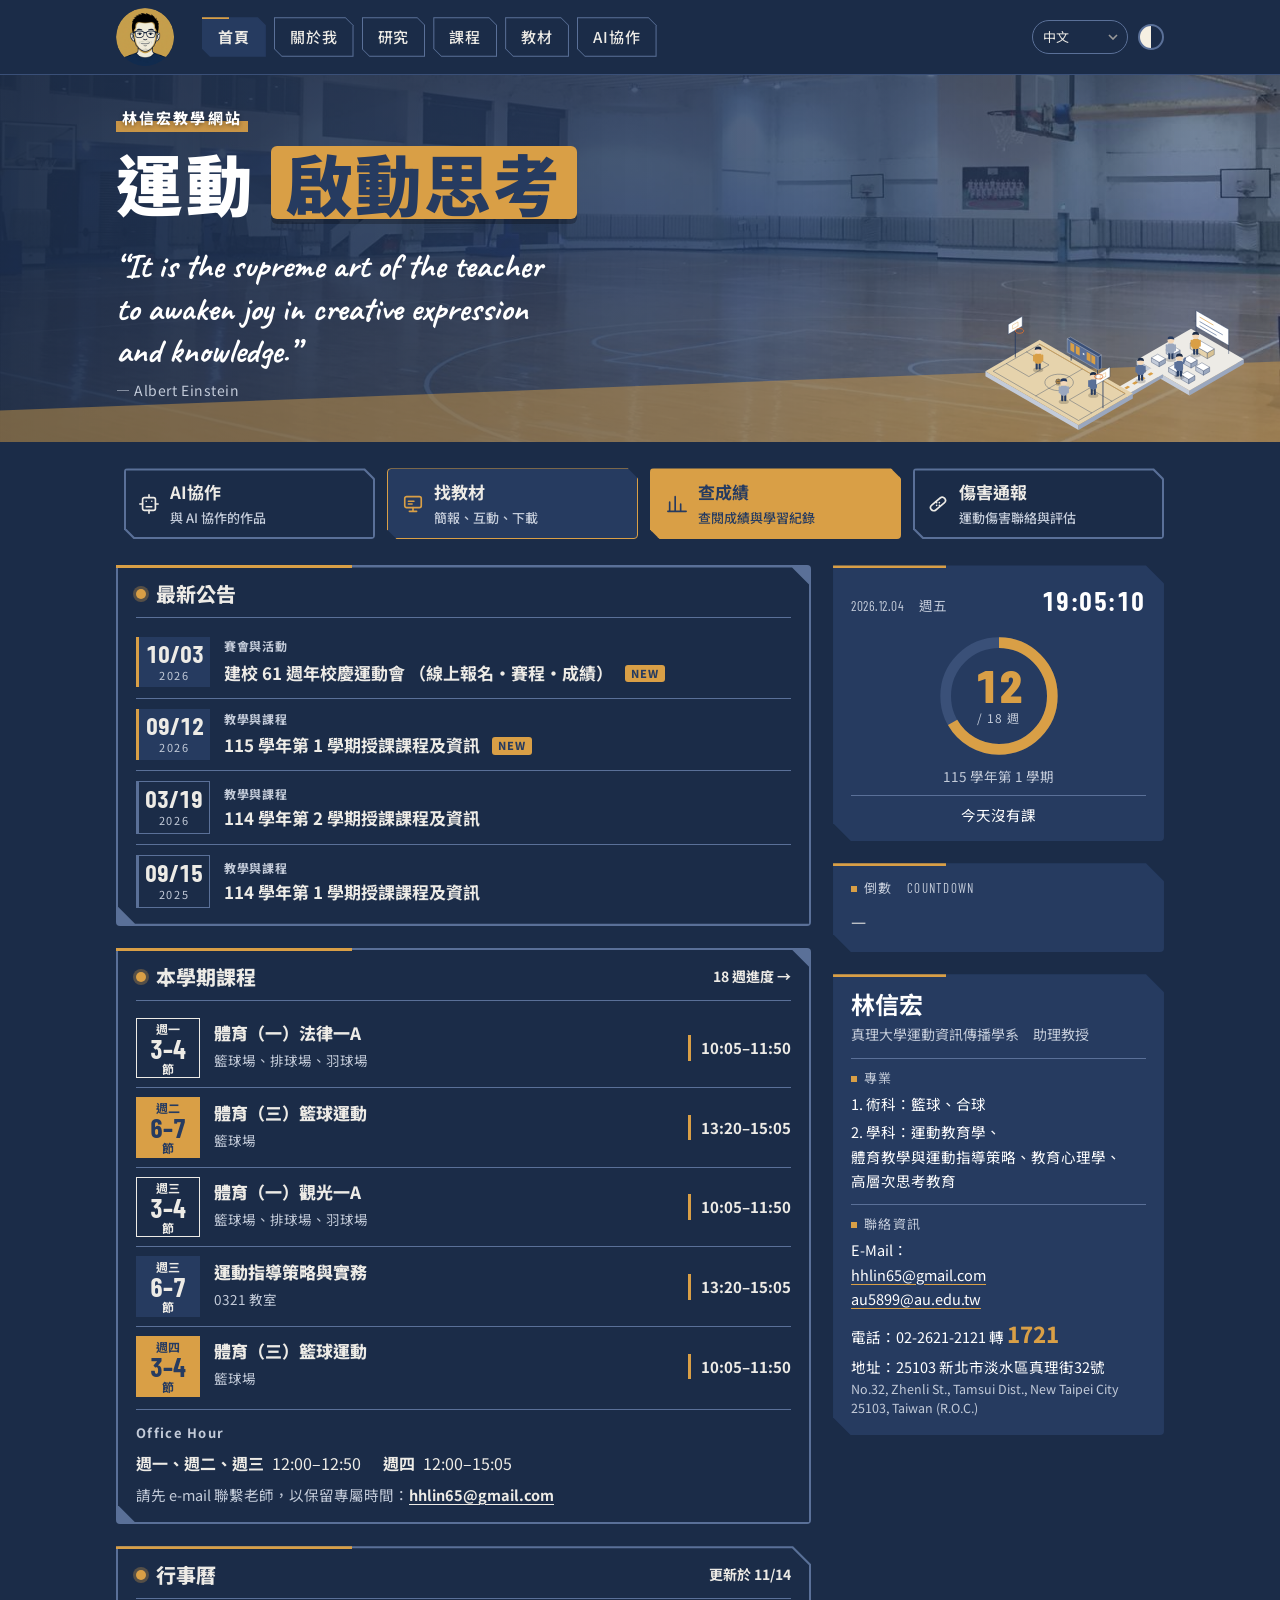
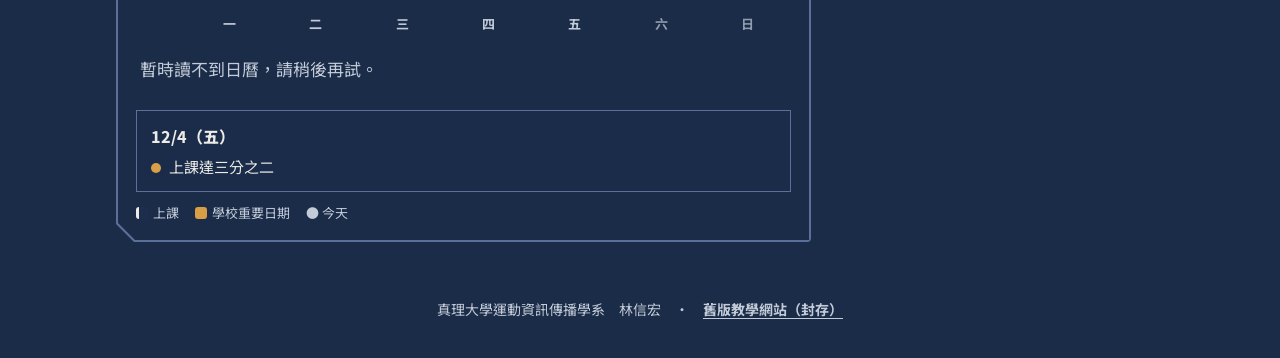
<file: index.html>
<!doctype html>
<html lang="zh-Hant">
<head>
<meta charset="utf-8">
<meta name="viewport" content="width=device-width,initial-scale=1,viewport-fit=cover">
<title>林信宏教學網站</title>
<meta name="description" content="真理大學運動資訊傳播學系助理教授林信宏的教學網站：課程、教材、行事曆、成績查詢與運動傷害通報。">
<meta name="theme-color" content="#263b60">
<link rel="canonical" href="https://hhlin65.github.io/">
<meta property="og:type" content="website"><meta property="og:site_name" content="林信宏教學網站"><meta property="og:locale" content="zh_TW">
<meta property="og:title" content="林信宏教學網站"><meta property="og:description" content="真理大學運動資訊傳播學系助理教授林信宏的教學網站：課程、教材、行事曆、成績查詢與運動傷害通報。"><meta property="og:url" content="https://hhlin65.github.io/"><meta property="og:image" content="https://hhlin65.github.io/assets/img/og.jpg">
<meta name="twitter:card" content="summary_large_image">
<link rel="icon" type="image/png" href="assets/img/favicon.png"><link rel="apple-touch-icon" href="assets/img/apple-touch-icon.png">
<script>try{var _t=localStorage.getItem("theme");if(_t!=="light"&&_t!=="dark")_t="dark";document.documentElement.setAttribute("data-theme",_t)}catch(e){document.documentElement.setAttribute("data-theme","dark")}</script>
<link rel="preconnect" href="https://fonts.googleapis.com"><link rel="preconnect" href="https://fonts.gstatic.com" crossorigin>
<link rel="stylesheet" href="https://fonts.googleapis.com/css2?family=Barlow+Condensed:wght@600;700;800&family=Caveat:wght@700&family=Noto+Sans+TC:wght@400;500;700;800&family=Noto+Sans:wght@400;500;700;800&family=Noto+Sans+JP:wght@400;500;700;800&display=swap">
<link rel="stylesheet" href="assets/css/index.css?v=20261115g">
</head>
<body>
<header class="top"><div class="wrap">
  <a class="brand" href="index.html" aria-label="首頁"><img src="assets/img/avatar-d52c3fb4.png" alt="林信宏" width="116" height="116"></a>
  <div class="langs"><select aria-label="Language" title="Language"><option value="zh">中文</option><option value="en">English</option><option value="ja">日本語</option><option value="vi">Tiếng Việt</option></select></div><button id="themebtn" class="themebtn" type="button" aria-label="切換淺色或深色"></button>
  <nav><a class="on" href="index.html">首頁</a><a href="about.html">關於我</a><a href="research.html">研究</a><a href="courses.html">課程</a><a class="nx" href="materials.html">教材</a><a class="nx" href="ai.html">AI協作</a><a class="nmb" href="#more" role="button" aria-haspopup="true" aria-expanded="false">更多</a><span class="nmm" hidden><a href="materials.html">教材</a><a href="ai.html">AI協作</a></span></nav>
</div></header>

<section class="hero photo" id="heroB"><div class="wrap"><div class="hw"><div class="hx">
   <div class="eyebrow">林信宏教學網站</div>
    <h1>運動<em>啟動思考</em></h1>
    <figure class="hq"><blockquote>“It is the supreme art of the teacher to awaken joy in creative expression and knowledge.”</blockquote><figcaption>— Albert Einstein</figcaption></figure>
  </div><div class="art"><svg class="isoart" viewBox="-182 -159 798 441" role="img" aria-label="籃球場與教室的等距插圖：教練與學生在球場練習，學生在教室上課，中間有小路相連" xmlns="http://www.w3.org/2000/svg"><title>籃球場與教室</title><g class="fl fl3"><g transform="translate(78.8 -240.5)"><polygon points="202.6,299.0 355.8,387.4 355.8,373.1 202.6,284.7" fill="#C3CBD9"/><polygon points="513.4,296.4 355.8,387.4 355.8,373.1 513.4,282.1" fill="#9AA7BE"/><polygon points="360.3,193.7 513.4,282.1 355.8,373.1 202.6,284.7" fill="#EDEBE6"/><polygon points="374.9,187.9 469.5,242.5 469.5,195.7 374.9,141.1" fill="#FFFFFF" stroke="#263b60" stroke-width="1.4" stroke-linejoin="round"/><polyline points="386.2,160.6 424.4,182.7" fill="none" stroke="#d99f46" stroke-width="2" stroke-linecap="round" stroke-linejoin="round" opacity="1"/><polyline points="386.2,173.6 451.5,211.2" fill="none" stroke="#5A7098" stroke-width="2" stroke-linecap="round" stroke-linejoin="round" opacity="1"/><polyline points="386.2,185.2 433.4,212.6" fill="none" stroke="#5A7098" stroke-width="2" stroke-linecap="round" stroke-linejoin="round" opacity="1"/><polyline points="374.9,187.9 374.9,211.2" fill="none" stroke="#263b60" stroke-width="1.4" stroke-linecap="round" stroke-linejoin="round" opacity="1"/><polyline points="469.5,242.5 469.5,265.9" fill="none" stroke="#263b60" stroke-width="1.4" stroke-linecap="round" stroke-linejoin="round" opacity="1"/><polygon points="358.0,252.2 407.6,280.8 407.6,263.9 358.0,235.3" fill="#E6D3AC" stroke="#263b60" stroke-width="1" stroke-linejoin="round"/><polygon points="427.8,269.1 407.6,280.8 407.6,263.9 427.8,252.2" fill="#D8C294" stroke="#263b60" stroke-width="1" stroke-linejoin="round"/><polygon points="378.3,223.6 427.8,252.2 407.6,263.9 358.0,235.3" fill="#FFFFFF" stroke="#263b60" stroke-width="1" stroke-linejoin="round"/><polygon points="288.2,266.5 310.7,279.5 310.7,266.5 288.2,253.5" fill="#C3CBD9" stroke="#263b60" stroke-width="1" stroke-linejoin="round"/><polygon points="328.7,269.1 310.7,279.5 310.7,266.5 328.7,256.1" fill="#9AA7BE" stroke="#263b60" stroke-width="1" stroke-linejoin="round"/><polygon points="306.2,243.1 328.7,256.1 310.7,266.5 288.2,253.5" fill="#FFFFFF" stroke="#263b60" stroke-width="1" stroke-linejoin="round"/><polygon points="245.4,291.2 267.9,304.2 267.9,291.2 245.4,278.2" fill="#C3CBD9" stroke="#263b60" stroke-width="1" stroke-linejoin="round"/><polygon points="286.0,293.8 267.9,304.2 267.9,291.2 286.0,280.8" fill="#9AA7BE" stroke="#263b60" stroke-width="1" stroke-linejoin="round"/><polygon points="263.4,267.8 286.0,280.8 267.9,291.2 245.4,278.2" fill="#FFFFFF" stroke="#263b60" stroke-width="1" stroke-linejoin="round"/><polygon points="337.7,295.1 360.3,308.1 360.3,295.1 337.7,282.1" fill="#C3CBD9" stroke="#263b60" stroke-width="1" stroke-linejoin="round"/><polygon points="378.3,297.7 360.3,308.1 360.3,295.1 378.3,284.7" fill="#9AA7BE" stroke="#263b60" stroke-width="1" stroke-linejoin="round"/><polygon points="355.8,271.7 378.3,284.7 360.3,295.1 337.7,282.1" fill="#FFFFFF" stroke="#263b60" stroke-width="1" stroke-linejoin="round"/><polygon points="373.8,315.9 396.3,328.9 396.3,315.9 373.8,302.9" fill="#C3CBD9" stroke="#263b60" stroke-width="1" stroke-linejoin="round"/><polygon points="414.3,318.5 396.3,328.9 396.3,315.9 414.3,305.5" fill="#9AA7BE" stroke="#263b60" stroke-width="1" stroke-linejoin="round"/><polygon points="391.8,292.5 414.3,305.5 396.3,315.9 373.8,302.9" fill="#FFFFFF" stroke="#263b60" stroke-width="1" stroke-linejoin="round"/><polygon points="295.0,319.8 317.5,332.8 317.5,319.8 295.0,306.8" fill="#C3CBD9" stroke="#263b60" stroke-width="1" stroke-linejoin="round"/><polygon points="335.5,322.4 317.5,332.8 317.5,319.8 335.5,309.4" fill="#9AA7BE" stroke="#263b60" stroke-width="1" stroke-linejoin="round"/><polygon points="313.0,296.4 335.5,309.4 317.5,319.8 295.0,306.8" fill="#FFFFFF" stroke="#263b60" stroke-width="1" stroke-linejoin="round"/><polygon points="331.0,340.6 353.5,353.6 353.5,340.6 331.0,327.6" fill="#C3CBD9" stroke="#263b60" stroke-width="1" stroke-linejoin="round"/><polygon points="371.5,343.2 353.5,353.6 353.5,340.6 371.5,330.2" fill="#9AA7BE" stroke="#263b60" stroke-width="1" stroke-linejoin="round"/><polygon points="349.0,317.2 371.5,330.2 353.5,340.6 331.0,327.6" fill="#FFFFFF" stroke="#263b60" stroke-width="1" stroke-linejoin="round"/><g transform="translate(373.8 269.1) scale(1.35)"><ellipse cx="0" cy="1" rx="11" ry="5" fill="#000" opacity=".18"/><rect x="-5.5" y="-14" width="4.6" height="14" rx="2" fill="#263b60"/><rect x="0.9" y="-14" width="4.6" height="14" rx="2" fill="#263b60"/><rect x="-8" y="-34" width="16" height="22" rx="6" fill="#d99f46"/><rect x="-11" y="-32" width="4" height="15" rx="2" fill="#d99f46"/><rect x="7" y="-32" width="4" height="15" rx="2" fill="#d99f46"/><circle cx="0" cy="-41" r="7.2" fill="#F3D7B8"/><path d="M-7.4 -42 a7.4 7.4 0 0 1 14.8 0 q-7 -3 -14.8 0z" fill="#1b2c48"/></g><g transform="translate(301.7 282.1) scale(1.35)"><ellipse cx="0" cy="1" rx="11" ry="5" fill="#000" opacity=".18"/><rect x="-5.5" y="-14" width="4.6" height="14" rx="2" fill="#263b60"/><rect x="0.9" y="-14" width="4.6" height="14" rx="2" fill="#263b60"/><rect x="-8" y="-34" width="16" height="22" rx="6" fill="#9AA7BE"/><rect x="-11" y="-32" width="4" height="15" rx="2" fill="#9AA7BE"/><rect x="7" y="-32" width="4" height="15" rx="2" fill="#9AA7BE"/><circle cx="0" cy="-41" r="7.2" fill="#F3D7B8"/><path d="M-7.4 -42 a7.4 7.4 0 0 1 14.8 0 q-7 -3 -14.8 0z" fill="#263b60"/></g><g transform="translate(326.5 332.8) scale(1.35)"><ellipse cx="0" cy="1" rx="11" ry="5" fill="#000" opacity=".18"/><rect x="-5.5" y="-14" width="4.6" height="14" rx="2" fill="#263b60"/><rect x="0.9" y="-14" width="4.6" height="14" rx="2" fill="#263b60"/><rect x="-8" y="-34" width="16" height="22" rx="6" fill="#5A7098"/><rect x="-11" y="-32" width="4" height="15" rx="2" fill="#5A7098"/><rect x="7" y="-42" width="4" height="15" rx="2" fill="#5A7098" transform="rotate(20 9 -30)"/><circle cx="0" cy="-41" r="7.2" fill="#F3D7B8"/><path d="M-7.4 -42 a7.4 7.4 0 0 1 14.8 0 q-7 -3 -14.8 0z" fill="#1b2c48"/></g></g></g><g class="fl fl2"><polygon points="225.2,135.2 256.7,153.4 256.7,143.0 225.2,124.8" fill="#C3CBD9"/><polygon points="358.0,94.9 256.7,153.4 256.7,143.0 358.0,84.5" fill="#9AA7BE"/><polygon points="326.5,66.3 358.0,84.5 256.7,143.0 225.2,124.8" fill="#EDEBE6"/><polygon points="323.1,80.0 329.9,83.8 319.7,89.7 313.0,85.8" fill="#d99f46"/><polygon points="300.6,93.0 307.4,96.8 297.2,102.7 290.5,98.8" fill="#d99f46"/><polygon points="278.1,105.9 284.8,109.8 274.7,115.7 267.9,111.8" fill="#d99f46"/><polygon points="255.6,118.9 262.3,122.8 252.2,128.7 245.4,124.8" fill="#d99f46"/><g transform="translate(292.7 104.0) scale(1.35)"><ellipse cx="0" cy="1" rx="11" ry="5" fill="#000" opacity=".18"/><rect x="-5.5" y="-14" width="4.6" height="14" rx="2" fill="#263b60"/><rect x="0.9" y="-14" width="4.6" height="14" rx="2" fill="#263b60"/><rect x="-8" y="-34" width="16" height="22" rx="6" fill="#5A7098"/><rect x="-11" y="-32" width="4" height="15" rx="2" fill="#5A7098"/><rect x="7" y="-32" width="4" height="15" rx="2" fill="#5A7098"/><circle cx="0" cy="-41" r="7.2" fill="#F3D7B8"/><path d="M-7.4 -42 a7.4 7.4 0 0 1 14.8 0 q-7 -3 -14.8 0z" fill="#1b2c48"/></g></g><g class="fl fl1"><polygon points="-157.6,91.0 112.6,247.0 112.6,232.7 -157.6,76.7" fill="#C3CBD9"/><polygon points="270.2,156.0 112.6,247.0 112.6,232.7 270.2,141.7" fill="#9AA7BE"/><polygon points="0.0,-14.3 270.2,141.7 112.6,232.7 -157.6,76.7" fill="#E6D3AC"/><polyline points="0.0,-1.3 247.7,141.7 112.6,219.7 -135.1,76.7 0.0,-1.3" fill="none" stroke="#263b60" stroke-width="1.5" stroke-linecap="round" stroke-linejoin="round" opacity="0.7"/><polyline points="123.8,70.2 -11.3,148.2" fill="none" stroke="#263b60" stroke-width="1.5" stroke-linecap="round" stroke-linejoin="round" opacity="0.7"/><polyline points="85.6,126.1 78.3,129.4 70.0,131.8 60.9,132.9 51.7,132.9 42.6,131.8 34.3,129.4 27.0,126.1 21.2,121.9 17.2,117.1 15.2,111.9 15.2,106.5 17.2,101.3 21.2,96.5 27.0,92.3 34.3,89.0 42.6,86.6 51.7,85.5 60.9,85.5 70.0,86.6 78.3,89.0 85.6,92.3 91.3,96.5 95.4,101.3 97.4,106.5 97.4,111.9 95.4,117.1 91.3,121.9 85.6,126.1" fill="none" stroke="#263b60" stroke-width="1.5" stroke-linecap="round" stroke-linejoin="round" opacity="0.7"/><polyline points="-38.3,20.8 27.0,58.5 -31.5,92.3 -96.8,54.6" fill="none" stroke="#263b60" stroke-width="1.5" stroke-linecap="round" stroke-linejoin="round" opacity="0.7"/><polyline points="209.4,163.8 144.1,126.1 85.6,159.9 150.9,197.6" fill="none" stroke="#263b60" stroke-width="1.5" stroke-linecap="round" stroke-linejoin="round" opacity="0.7"/><polyline points="0.0,-1.6 247.7,141.4" fill="none" stroke="#d99f46" stroke-width="2.2" stroke-linecap="round" stroke-linejoin="round" opacity="0.9"/><polyline points="-70.9,35.8 -70.9,-47.4" fill="none" stroke="#263b60" stroke-width="2.4" stroke-linecap="round" stroke-linejoin="round" opacity="1"/><polygon points="-50.7,-53.9 -91.2,-30.5 -91.2,-59.1 -50.7,-82.5" fill="#FFFFFF" stroke="#263b60" stroke-width="1.2" stroke-linejoin="round"/><polyline points="-63.0,-54.6 -78.8,-45.5 -78.8,-57.2 -63.0,-66.3 -63.0,-54.6" fill="none" stroke="#d99f46" stroke-width="1.1" stroke-linecap="round" stroke-linejoin="round" opacity="1"/><polyline points="-50.0,-35.4 -53.9,-33.8 -58.5,-33.3 -63.2,-33.8 -67.1,-35.4 -69.7,-37.6 -70.6,-40.3 -69.7,-43.0 -67.1,-45.2 -63.2,-46.8 -58.5,-47.3 -53.9,-46.8 -50.0,-45.2 -47.4,-43.0 -46.4,-40.3 -47.4,-37.6 -50.0,-35.4" fill="none" stroke="#E0702E" stroke-width="2.2" stroke-linecap="round" stroke-linejoin="round" opacity="1"/><polyline points="91.2,44.8 91.2,22.8" fill="none" stroke="#263b60" stroke-width="2.2" stroke-linecap="round" stroke-linejoin="round" opacity="1"/><polyline points="167.7,89.1 167.7,67.0" fill="none" stroke="#263b60" stroke-width="2.2" stroke-linecap="round" stroke-linejoin="round" opacity="1"/><polygon points="79.9,21.5 170.0,73.4 170.0,34.5 79.9,-17.5" fill="#5A7098" stroke="#C3CBD9" stroke-width="1" stroke-linejoin="round"/><polygon points="179.0,68.2 170.0,73.4 170.0,34.5 179.0,29.3" fill="#2F4670" stroke="#C3CBD9" stroke-width="1" stroke-linejoin="round"/><polygon points="88.9,-22.7 179.0,29.3 170.0,34.5 79.9,-17.5" fill="#3A5078" stroke="#C3CBD9" stroke-width="1" stroke-linejoin="round"/><polygon points="88.9,16.2 100.2,22.8 100.2,-0.6 88.9,-7.1" fill="#d99f46"/><polygon points="104.7,25.3 116.0,31.8 116.0,8.4 104.7,1.9" fill="#d99f46"/><polygon points="136.2,43.6 147.5,50.1 147.5,26.7 136.2,20.2" fill="#d99f46"/><polygon points="149.7,51.3 161.0,57.8 161.0,34.4 149.7,27.9" fill="#d99f46"/><polygon points="125.0,28.0 129.5,30.6 129.5,25.4 125.0,22.8" fill="#EDEBE6"/><g transform="translate(54.0 106.6)"><ellipse cx="0" cy="9" rx="7" ry="3" fill="#000" opacity=".18"/><circle r="7.5" fill="#d99f46" stroke="#1b2c48" stroke-width="1.2"/><path d="M-7.5 0h15M0 -7.5v15M-5 -5.5q5 5.5 0 11M5 -5.5q-5 5.5 0 11" stroke="#1b2c48" stroke-width="1" fill="none"/></g><g transform="translate(-4.5 71.5) scale(1.35)"><ellipse cx="0" cy="1" rx="11" ry="5" fill="#000" opacity=".18"/><rect x="-5.5" y="-14" width="4.6" height="14" rx="2" fill="#263b60"/><rect x="0.9" y="-14" width="4.6" height="14" rx="2" fill="#263b60"/><rect x="-8" y="-34" width="16" height="22" rx="6" fill="#d99f46"/><rect x="-11" y="-32" width="4" height="15" rx="2" fill="#d99f46"/><rect x="7" y="-32" width="4" height="15" rx="2" fill="#d99f46"/><circle cx="0" cy="-41" r="7.2" fill="#F3D7B8"/><path d="M-7.4 -42 a7.4 7.4 0 0 1 14.8 0 q-7 -3 -14.8 0z" fill="#1b2c48"/><path d="M0 -33 l0 4" stroke="#d99f46" stroke-width="1.5"/><circle cx="0" cy="-28" r="2" fill="#d99f46"/></g><g transform="translate(155.4 145.6) scale(1.35)"><ellipse cx="0" cy="1" rx="11" ry="5" fill="#000" opacity=".18"/><rect x="-5.5" y="-14" width="4.6" height="14" rx="2" fill="#263b60"/><rect x="0.9" y="-14" width="4.6" height="14" rx="2" fill="#263b60"/><rect x="-8" y="-34" width="16" height="22" rx="6" fill="#5A7098"/><rect x="-11" y="-32" width="4" height="15" rx="2" fill="#5A7098"/><rect x="7" y="-42" width="4" height="15" rx="2" fill="#5A7098" transform="rotate(20 9 -30)"/><circle cx="0" cy="-41" r="7.2" fill="#F3D7B8"/><path d="M-7.4 -42 a7.4 7.4 0 0 1 14.8 0 q-7 -3 -14.8 0z" fill="#1b2c48"/></g><g transform="translate(69.8 163.8) scale(1.35)"><ellipse cx="0" cy="1" rx="11" ry="5" fill="#000" opacity=".18"/><rect x="-5.5" y="-14" width="4.6" height="14" rx="2" fill="#263b60"/><rect x="0.9" y="-14" width="4.6" height="14" rx="2" fill="#263b60"/><rect x="-8" y="-34" width="16" height="22" rx="6" fill="#9AA7BE"/><rect x="-11" y="-32" width="4" height="15" rx="2" fill="#9AA7BE"/><rect x="7" y="-32" width="4" height="15" rx="2" fill="#9AA7BE"/><circle cx="0" cy="-41" r="7.2" fill="#F3D7B8"/><path d="M-7.4 -42 a7.4 7.4 0 0 1 14.8 0 q-7 -3 -14.8 0z" fill="#263b60"/></g><polyline points="183.5,182.7 183.5,99.5" fill="none" stroke="#263b60" stroke-width="2.4" stroke-linecap="round" stroke-linejoin="round" opacity="1"/><polygon points="203.8,93.0 163.2,116.4 163.2,87.8 203.8,64.4" fill="#FFFFFF" stroke="#263b60" stroke-width="1.2" stroke-linejoin="round"/><polyline points="191.4,92.3 175.6,101.4 175.6,89.7 191.4,80.6 191.4,92.3" fill="none" stroke="#d99f46" stroke-width="1.1" stroke-linecap="round" stroke-linejoin="round" opacity="1"/><polyline points="179.7,97.2 175.8,98.8 171.1,99.3 166.5,98.8 162.6,97.2 159.9,95.0 159.0,92.3 159.9,89.6 162.6,87.4 166.5,85.8 171.1,85.3 175.8,85.8 179.7,87.4 182.3,89.6 183.2,92.3 182.3,95.0 179.7,97.2" fill="none" stroke="#E0702E" stroke-width="2.2" stroke-linecap="round" stroke-linejoin="round" opacity="1"/></g></svg></div></div></div></section>

<main class="wrap">
  <nav class="quick" aria-label="快速入口">
    <a class="qk" href="ai.html"><svg width="22" height="22" viewBox="0 0 24 24" fill="none" stroke="currentColor" stroke-width="1.8" stroke-linecap="round" stroke-linejoin="round"><rect x="5" y="5" width="14" height="14" rx="2"/><path d="M9 9h.01M15 9h.01M9 15h6M12 2v3M12 19v3M2 12h3M19 12h3"/></svg><b>AI協作</b><span>與 AI 協作的作品</span></a>
    <a class="qk hi" href="materials.html"><svg width="22" height="22" viewBox="0 0 24 24" fill="none" stroke="currentColor" stroke-width="1.8" stroke-linecap="round" stroke-linejoin="round"><rect x="3" y="4" width="18" height="12" rx="2"/><path d="M8 20h8M12 16v4M7 9h6M7 12h4"/></svg><b>找教材</b><span>簡報、互動、下載</span></a>
    <a class="qk gd" href="https://script.google.com/macros/s/AKfycbyzndbD1elnk8RmDRaUvWYGxYYZqFdYYVvDS8jlTCktaMalX1Iyf2mPrUxnWKXONxP5/exec" target="_blank" rel="noopener"><svg width="22" height="22" viewBox="0 0 24 24" fill="none" stroke="currentColor" stroke-width="1.8" stroke-linecap="round" stroke-linejoin="round"><path d="M4 20V10M10 20V4M16 20v-8M22 20H2"/></svg><b>查成績</b><span>查閱成績與學習紀錄</span></a>
    <a class="qk" href="https://script.google.com/macros/s/AKfycbwx3yVNJ8moSNGiHnkkxMR8lPpFZ1Q7ZP0ABpOi9_oW9vx4gBXgfvj_aTLtWyEIZdo/exec" target="_blank" rel="noopener"><svg width="22" height="22" viewBox="0 0 24 24" fill="none" stroke="currentColor" stroke-width="1.8" stroke-linecap="round" stroke-linejoin="round"><rect x="2.5" y="8.5" width="19" height="7" rx="3.5" transform="rotate(-40 12 12)"/><path d="M10.5 10.5h.01M13.5 13.5h.01M10.5 13.5h.01M13.5 10.5h.01"/></svg><b>傷害通報</b><span>運動傷害聯絡與評估</span></a>
  </nav>
  <div class="cols">
    <div class="lcol">
      <article class="panel big sb" aria-labelledby="ann">
        <header class="ph"><i class="led"></i><h2 id="ann">最新公告</h2></header>
        <ul class="wire">
          <li class="new"><div class="wd"><b>10/03</b><small>2026</small></div><div class="tx"><span class="cat">賽會與活動</span><span class="tl"><a href="https://hhlin65.github.io/sportsday/" target="_blank" rel="noopener">建校 61 週年校慶運動會 <span class="nb">（線上報名・賽程・成績）</span></a> <em class="nw">NEW</em></span></div></li>
          <li class="new"><div class="wd"><b>09/12</b><small>2026</small></div><div class="tx"><span class="cat">教學與課程</span><span class="tl"><a href="courses.html">115 學年第 1 學期授課課程及資訊</a> <em class="nw">NEW</em></span></div></li>
          <li><div class="wd"><b>03/19</b><small>2026</small></div><div class="tx"><span class="cat">教學與課程</span><a href="courses.html">114 學年第 2 學期授課課程及資訊</a></div></li>
          <li><div class="wd"><b>09/15</b><small>2025</small></div><div class="tx"><span class="cat">教學與課程</span><a href="courses.html">114 學年第 1 學期授課課程及資訊</a></div></li>
        </ul>
      </article>
      <article class="panel big sb" aria-labelledby="crs">
        <header class="ph"><i class="led"></i><h2 id="crs">本學期課程</h2><a class="all" href="courses.html">18 週進度 →</a></header>
        <ul class="fx">
          <li data-d="1"><div class="dy"><small>週一</small><b>3–4</b><small>節</small></div><div class="nm"><b><a href="courses.html#c-pe1">體育（一）法律一A</a></b><span>籃球場、排球場、羽球場</span></div><em>10:05–11:50</em></li>
          <li data-d="2"><div class="dy gd"><small>週二</small><b>6–7</b><small>節</small></div><div class="nm"><b><a href="courses.html#c-pe3">體育（三）籃球運動</a></b><span>籃球場</span></div><em>13:20–15:05</em></li>
          <li data-d="3"><div class="dy"><small>週三</small><b>3–4</b><small>節</small></div><div class="nm"><b><a href="courses.html#c-pe1">體育（一）觀光一A</a></b><span>籃球場、排球場、羽球場</span></div><em>10:05–11:50</em></li>
          <li data-d="3"><div class="dy nv"><small>週三</small><b>6–7</b><small>節</small></div><div class="nm"><b><a href="courses.html#c-sports">運動指導策略與實務</a></b><span>0321 教室</span></div><em>13:20–15:05</em></li>
          <li data-d="4"><div class="dy gd"><small>週四</small><b>3–4</b><small>節</small></div><div class="nm"><b><a href="courses.html#c-pe3">體育（三）籃球運動</a></b><span>籃球場</span></div><em>10:05–11:50</em></li>
        </ul>
        <div class="oh"><div class="ohh">Office Hour</div><div class="ohb"><span><b>週一、週二、週三</b><span class="nb">12:00–12:50</span></span><span><b>週四</b><span class="nb">12:00–15:05</span></span></div><p><span class="nb">請先 e-mail 聯繫老師，</span><span class="nb">以保留專屬時間：</span><a class="ml" href="mailto:hhlin65@gmail.com">hhlin65@gmail.com</a></p></div>
      </article>
      <article class="panel big" aria-labelledby="calh">
      <header class="ph"><i class="led"></i><h2 id="calh">行事曆</h2><span class="all" id="calUpd">連線中…</span></header>
      <div class="calwrap">
        <div class="calgrid calhead"><span></span><span>一</span><span>二</span><span>三</span><span>四</span><span>五</span><span class="we">六</span><span class="we">日</span></div>
        <div id="calBody" class="calbody"></div>
      </div>
      <div class="caldet" id="calDet" aria-live="polite"></div>
      <div class="legend2"><span><i class="c1"></i>上課</span><span><i class="c2"></i>學校重要日期</span><span>● 今天</span></div>
    </article>
    </div>
    <aside class="rcol" aria-label="儀表">
      <article class="gauge ringc">
        <div class="gl clk"><span id="clkD"></span><b id="clkT"></b></div>
        <div class="ringw"><svg viewBox="0 0 120 120" width="128" height="128" aria-hidden="true"><circle cx="60" cy="60" r="50" fill="none" stroke="#3A5078" stroke-width="10"/><circle id="ringArc" cx="60" cy="60" r="50" fill="none" stroke="#d99f46" stroke-width="10" stroke-linecap="butt" transform="rotate(-90 60 60)" stroke-dasharray="314.2" stroke-dashoffset="314.2"/></svg><div class="rc"><b id="ringNum">—</b><small>/ 18 週</small></div></div>
        <div class="gs" id="wkSub">115 學年第 1 學期</div>
        <div class="gt" id="todayLine"></div>
      </article>
      <article class="gauge">
        <div class="gl">倒數　COUNTDOWN</div>
        <ul class="cd" id="keyList"><li><span>載入中…</span></li></ul>
      </article>
      <article class="gauge pcard">
        <div class="pn"><b>林信宏</b><span>真理大學運動資訊傳播學系　助理教授</span></div>
        <div class="pk"><div class="gl">專業</div><p>1. 術科：籃球、合球</p><p>2. 學科：<span class="nb">運動教育學</span>、<span class="nb">體育教學與運動指導策略</span>、<span class="nb">教育心理學</span>、<span class="nb">高層次思考教育</span></p></div>
        <div class="pk"><div class="gl">聯絡資訊</div><p>E-Mail：<br><a class="ml" href="mailto:hhlin65@gmail.com">hhlin65@gmail.com</a><br><a class="ml" href="mailto:au5899@au.edu.tw">au5899@au.edu.tw</a></p><p>電話：02-2621-2121 轉 <b class="ex">1721</b></p><p>地址：25103 新北市淡水區真理街32號<br><small>No.32, Zhenli St., Tamsui Dist., New Taipei City 25103, Taiwan (R.O.C.)</small></p></div>
      </article>
    </aside>
  </div>
  <footer>真理大學運動資訊傳播學系　林信宏　·　<a href="https://sites.google.com/site/hhlinspeclass/" target="_blank" rel="noopener">舊版教學網站（封存）</a></footer>
</main>

<script>
(function(){
  var r=document.documentElement,b=document.getElementById('themebtn');
  var mq=window.matchMedia('(prefers-color-scheme: dark)');
  function cur(){var t=r.getAttribute('data-theme');return t||(mq.matches?'dark':'light')}
  function label(){b.textContent=cur()==='dark'?'淺色':'深色'}
  try{var s=localStorage.getItem('theme');if(s==='dark'||s==='light')r.setAttribute('data-theme',s)}catch(e){}
  label();
  b.addEventListener('click',function(){
    var n=cur()==='dark'?'light':'dark';
    r.setAttribute('data-theme',n);
    try{localStorage.setItem('theme',n)}catch(e){}
    label();
  });
})();
</script>
<script>
(function(){
  var FEED='https://script.google.com/macros/s/AKfycbwsQjx7zUl_Aw4x_a35UuPVK7RxOvyIbL1wKVugX9z81hj-_L9Sz5AG5fJ4n3idP01W/exec';
  var START=new Date(2026,8,14);
  function pad(n){return ('0'+n).slice(-2)}
  function key(d){return d.getFullYear()+'-'+pad(d.getMonth()+1)+'-'+pad(d.getDate())}
  function pd(s){var a=s.slice(0,10).split('-');return new Date(+a[0],+a[1]-1,+a[2])}
  var SHORT=[[/法律/,'體育一 法律'],[/觀光/,'體育一 觀光'],[/籃球/,'籃球'],[/運動指導/,'運動指導'],[/專題/,'專題(二)']];
  function short(t){for(var i=0;i<SHORT.length;i++){if(SHORT[i][0].test(t))return SHORT[i][1]}return t.length>7?t.slice(0,7)+'…':t}
  var WD=['日','一','二','三','四','五','六'];
  window._showDay=function(k){
    var box=document.getElementById('calDet'),by=window._by||{};window._sel=k;
    var cells=document.querySelectorAll('#calBody .cell');for(var i=0;i<cells.length;i++){cells[i].classList.toggle('sel',cells[i].getAttribute('data-k')===k)}
    var d=pd(k),its=(by[k]||[]).filter(function(x){return !x.office});
    its.sort(function(a,b){return (b.school?1:0)-(a.school?1:0)||String(a.time).localeCompare(String(b.time))});
    var h='<div class="dh">'+(d.getMonth()+1)+'/'+d.getDate()+'（'+WD[d.getDay()]+'）</div>';
    h+=its.length?'<ul>'+its.map(function(x){return x.school?'<li><i class="c2"></i><span>'+x.t.replace(/^真理｜/,'')+'</span></li>':'<li><i class="c1"></i><b>'+x.time+'</b><span>'+x.t+'</span></li>'}).join('')+'</ul>':'<p class="none">這天沒有行程</p>';
    box.innerHTML=h;
  };
  document.addEventListener('click',function(e){var c=e.target.closest&&e.target.closest('#calBody .cell');if(c)window._showDay(c.getAttribute('data-k'))});
  document.addEventListener('keydown',function(e){if(e.key!=='Enter'&&e.key!==' ')return;var c=e.target.closest&&e.target.closest('#calBody .cell');if(c){e.preventDefault();window._showDay(c.getAttribute('data-k'))}});
  function render(data){
    var evs=data.events||[], by={}, wkOf={};
    function add(k,o){(by[k]=by[k]||[]).push(o)}
    evs.forEach(function(ev){
      var m=ev.t.match(/第\s*(\d+)\s*週/);
      if(ev.a&&m){var d0=pd(ev.s);var mon=new Date(d0);mon.setDate(d0.getDate()-((d0.getDay()+6)%7));wkOf[key(mon)]=+m[1];return}
      if(ev.a){for(var d=pd(ev.s),e=pd(ev.e);d<=e;d.setDate(d.getDate()+1)){add(key(d),{t:ev.t,school:1})}}
      else{add(ev.s.slice(0,10),{t:ev.t,time:ev.s.slice(11,16)+'–'+ev.e.slice(11,16),office:/office\s*hour/i.test(ev.t)})}
    });
    var today=new Date();today=new Date(today.getFullYear(),today.getMonth(),today.getDate());
    var mon=new Date(today);mon.setDate(today.getDate()-((today.getDay()+6)%7)-7);
    var html='';
    for(var r=0;r<5;r++){
      var rm=new Date(mon);rm.setDate(mon.getDate()+r*7);
      var n=wkOf[key(rm)]; if(!n){var df=Math.floor((rm-START)/86400000);var f=Math.floor(df/7)+1;n=(f>=1&&f<=18)?f:''}
      html+='<div class="calrow"><div class="wk">'+(n?'第<br>'+n+'<br>週':'')+'</div>';
      for(var c=0;c<7;c++){
        var dd=new Date(rm);dd.setDate(rm.getDate()+c);var k=key(dd);
        var cls='cell'+(c>=5?' we':'')+(dd<today?' past':'')+(+dd===+today?' today':'');
        var items=(by[k]||[]).filter(function(x){return !x.office});
        items.sort(function(a,b){return (b.school?1:0)-(a.school?1:0)});
        var inner=items.map(function(x){return '<div class="ce '+(x.school?'c2':'c1')+'" title="'+x.t.replace(/"/g,'')+'">'+(x.school?x.t.replace(/^真理｜/,''):short(x.t))+'</div>'}).join('');
        var label=(dd.getDate()===1?(dd.getMonth()+1)+'/':'')+dd.getDate();
        html+='<div class="'+cls+'" data-k="'+k+'" tabindex="0" role="button"><div class="dn">'+label+'</div><div class="evs">'+inner+'</div></div>';
      }
      html+='</div>';
    }
    document.getElementById('calBody').innerHTML=html;
    window._by=by;window._sel=window._sel||key(today);window._showDay(window._sel);
    var u=document.getElementById('calUpd'); if(u&&data.updated){u.textContent='資料更新 '+data.updated.slice(5,10).replace('-','/')+' '+data.updated.slice(11,16)}
    // 接下來的重要日期
    var tk=key(today), list=[];
    evs.forEach(function(ev){
      if(/第\s*\d+\s*週/.test(ev.t))return;
      if(/^真理｜/.test(ev.t)||/考|測驗/.test(ev.t)){if(ev.e.slice(0,10)>=tk)list.push(ev)}
    });
    list=list.slice(0,5);
    var kl=document.getElementById('keyList');
    kl.innerHTML=list.length?list.map(function(ev){var d=pd(ev.s);var dd=Math.round((d-today)/86400000);return '<li><div class="n"><b>'+dd+'</b><small>天</small></div><div class="t"><span>'+ev.t.replace(/^真理｜/,'')+'</span><small>'+(d.getMonth()+1)+'/'+d.getDate()+'（'+WD[d.getDay()]+'）</small></div></li>'}).join(''):'<li><span>近期沒有登錄的重要日期</span></li>';
    // 今天的課（以日曆為準）
    var tl=(by[tk]||[]).filter(function(x){return !x.office&&!x.school});
    var tlEl=document.getElementById('todayLine'); if(tlEl){tlEl.textContent=tl.length?('今天　'+tl.map(function(x){return x.time.slice(0,5)+' '+x.t}).join('；')):'今天沒有課'}
  }
  var SNAP={"updated":"2026-11-14T17:43","events":[{"t":"115/1學期_第9週","s":"2026-11-09","e":"2026-11-09","a":1},{"t":"體育(一) 法律一A","s":"2026-11-09T10:05","e":"2026-11-09T11:50","a":0},{"t":"體育(三)-籃球運動","s":"2026-11-10T13:20","e":"2026-11-10T15:05","a":0},{"t":"體育(一) 觀光一A","s":"2026-11-11T10:05","e":"2026-11-11T11:50","a":0},{"t":"運動指導策略與實務","s":"2026-11-11T13:20","e":"2026-11-11T15:05","a":0},{"t":"體育(三)-籃球運動","s":"2026-11-12T10:05","e":"2026-11-12T11:50","a":0},{"t":"運動資訊傳播專題(二)","s":"2026-11-12T15:15","e":"2026-11-12T17:00","a":0},{"t":"115/1學期_第10週","s":"2026-11-16","e":"2026-11-16","a":1},{"t":"真理｜期中考成績登錄截止","s":"2026-11-16","e":"2026-11-16","a":1},{"t":"體育(一) 法律一A","s":"2026-11-16T10:05","e":"2026-11-16T11:50","a":0},{"t":"體育(三)-籃球運動","s":"2026-11-17T13:20","e":"2026-11-17T15:05","a":0},{"t":"體育(一) 觀光一A","s":"2026-11-18T10:05","e":"2026-11-18T11:50","a":0},{"t":"運動指導策略與實務","s":"2026-11-18T13:20","e":"2026-11-18T15:05","a":0},{"t":"體育(三)-籃球運動","s":"2026-11-19T10:05","e":"2026-11-19T11:50","a":0},{"t":"運動資訊傳播專題(二)","s":"2026-11-19T15:15","e":"2026-11-19T17:00","a":0},{"t":"115/1學期_第11週","s":"2026-11-23","e":"2026-11-23","a":1},{"t":"體育(一) 法律一A","s":"2026-11-23T10:05","e":"2026-11-23T11:50","a":0},{"t":"體育(三)-籃球運動","s":"2026-11-24T13:20","e":"2026-11-24T15:05","a":0},{"t":"體育(一) 觀光一A","s":"2026-11-25T10:05","e":"2026-11-25T11:50","a":0},{"t":"運動指導策略與實務","s":"2026-11-25T13:20","e":"2026-11-25T15:05","a":0},{"t":"體育(三)-籃球運動","s":"2026-11-26T10:05","e":"2026-11-26T11:50","a":0},{"t":"運動資訊傳播專題(二)","s":"2026-11-26T15:15","e":"2026-11-26T17:00","a":0},{"t":"115/1學期_第12週","s":"2026-11-30","e":"2026-11-30","a":1},{"t":"體育(一) 法律一A","s":"2026-11-30T10:05","e":"2026-11-30T11:50","a":0},{"t":"體育(三)-籃球運動","s":"2026-12-01T13:20","e":"2026-12-01T15:05","a":0},{"t":"體育(一) 觀光一A","s":"2026-12-02T10:05","e":"2026-12-02T11:50","a":0},{"t":"運動指導策略與實務","s":"2026-12-02T13:20","e":"2026-12-02T15:05","a":0},{"t":"體育(三)-籃球運動","s":"2026-12-03T10:05","e":"2026-12-03T11:50","a":0},{"t":"運動資訊傳播專題(二)","s":"2026-12-03T15:15","e":"2026-12-03T17:00","a":0},{"t":"真理｜上課達三分之二","s":"2026-12-04","e":"2026-12-04","a":1},{"t":"115/1學期_第13週","s":"2026-12-07","e":"2026-12-07","a":1},{"t":"體育(一) 法律一A","s":"2026-12-07T10:05","e":"2026-12-07T11:50","a":0},{"t":"體育(三)-籃球運動","s":"2026-12-08T13:20","e":"2026-12-08T15:05","a":0},{"t":"體育(一) 觀光一A","s":"2026-12-09T10:05","e":"2026-12-09T11:50","a":0},{"t":"運動指導策略與實務","s":"2026-12-09T13:20","e":"2026-12-09T15:05","a":0},{"t":"體育(三)-籃球運動","s":"2026-12-10T10:05","e":"2026-12-10T11:50","a":0},{"t":"運動資訊傳播專題(二)","s":"2026-12-10T15:15","e":"2026-12-10T17:00","a":0},{"t":"115/1學期_第14週","s":"2026-12-14","e":"2026-12-14","a":1},{"t":"體育(一) 法律一A","s":"2026-12-14T10:05","e":"2026-12-14T11:50","a":0},{"t":"體育(三)-籃球運動","s":"2026-12-15T13:20","e":"2026-12-15T15:05","a":0},{"t":"體育(一) 觀光一A","s":"2026-12-16T10:05","e":"2026-12-16T11:50","a":0},{"t":"運動指導策略與實務","s":"2026-12-16T13:20","e":"2026-12-16T15:05","a":0},{"t":"體育(三)-籃球運動","s":"2026-12-17T10:05","e":"2026-12-17T11:50","a":0},{"t":"運動資訊傳播專題(二)","s":"2026-12-17T15:15","e":"2026-12-17T17:00","a":0},{"t":"115/1學期_第15週","s":"2026-12-21","e":"2026-12-21","a":1},{"t":"體育(一) 法律一A","s":"2026-12-21T10:05","e":"2026-12-21T11:50","a":0},{"t":"體育(三)-籃球運動","s":"2026-12-22T13:20","e":"2026-12-22T15:05","a":0},{"t":"體育(一) 觀光一A","s":"2026-12-23T10:05","e":"2026-12-23T11:50","a":0},{"t":"運動指導策略與實務","s":"2026-12-23T13:20","e":"2026-12-23T15:05","a":0},{"t":"體育(三)-籃球運動","s":"2026-12-24T10:05","e":"2026-12-24T11:50","a":0},{"t":"運動資訊傳播專題(二)","s":"2026-12-24T15:15","e":"2026-12-24T17:00","a":0},{"t":"真理｜行憲紀念日(放假)","s":"2026-12-25","e":"2026-12-25","a":1},{"t":"115/1學期_第16週_期末考週","s":"2026-12-28","e":"2026-12-28","a":1},{"t":"體育(一) 法律一A","s":"2026-12-28T10:05","e":"2026-12-28T11:50","a":0},{"t":"體育(三)-籃球運動","s":"2026-12-29T13:20","e":"2026-12-29T15:05","a":0},{"t":"體育(一) 觀光一A","s":"2026-12-30T10:05","e":"2026-12-30T11:50","a":0},{"t":"運動指導策略與實務","s":"2026-12-30T13:20","e":"2026-12-30T15:05","a":0},{"t":"體育(三)-籃球運動","s":"2026-12-31T10:05","e":"2026-12-31T11:50","a":0},{"t":"運動資訊傳播專題(二)","s":"2026-12-31T15:15","e":"2026-12-31T17:00","a":0},{"t":"真理｜元旦(放假)","s":"2027-01-01","e":"2027-01-01","a":1},{"t":"115/1學期_第17週_彈性教學週","s":"2027-01-04","e":"2027-01-04","a":1},{"t":"真理｜週五課程期末考","s":"2027-01-08","e":"2027-01-08","a":1},{"t":"115/1學期_第18週_彈性教學週","s":"2027-01-11","e":"2027-01-11","a":1},{"t":"真理｜學期成績登錄截止","s":"2027-01-18","e":"2027-01-18","a":1}]};
  var cached=null; try{cached=JSON.parse(localStorage.getItem('calfeed_v1')||'null')}catch(e){}
  var usedSnap=false; if(!cached){cached=SNAP;usedSnap=true}
  if(cached&&cached.events)render(cached);
  fetch(FEED).then(function(r){return r.json()}).then(function(j){if(j&&j.events){render(j);try{localStorage.setItem('calfeed_v1',JSON.stringify(j))}catch(e){}}})
  .catch(function(){var u=document.getElementById('calUpd');if(u&&usedSnap)u.textContent='更新於 '+SNAP.updated.slice(5,10).replace('-','/');if(typeof SNAP!=='undefined'&&usedSnap&&SNAP.updated&&(Date.now()-Date.parse(SNAP.updated))>14*86400000){document.getElementById('calBody').innerHTML='<p style="padding:14px 4px;color:var(--muted)">暫時讀不到日曆，請稍後再試。</p>';document.getElementById('keyList').innerHTML='<li><span>—</span></li>'}});
})();
</script><script>
(function(){
  var START=new Date(2026,8,14),T=18,n=new Date(),t=new Date(n.getFullYear(),n.getMonth(),n.getDate()),df=Math.floor((t-START)/86400000),wk=Math.floor(df/7)+1,ok=df>=0&&wk<=T;
  var num=document.getElementById('ringNum'),arc=document.getElementById('ringArc');
  if(ok){num.textContent=wk;arc.setAttribute('stroke-dashoffset',String(314.2*(1-wk/T)))}else{num.textContent='—'}
  var d=n.getDay();document.querySelectorAll('.fx li').forEach(function(li){if(+li.getAttribute('data-d')===d)li.classList.add('today')});
})();
</script><script>
(function(){var D=['日','一','二','三','四','五','六'];function p(n){return ('0'+n).slice(-2)}
var a=document.getElementById('clkD'),b=document.getElementById('clkT');if(!a||!b)return;
function tick(){var n=new Date();a.textContent=n.getFullYear()+'.'+p(n.getMonth()+1)+'.'+p(n.getDate())+'　週'+D[n.getDay()];b.textContent=p(n.getHours())+':'+p(n.getMinutes())+':'+p(n.getSeconds())}
tick();setInterval(tick,1000)})();
</script>
<script src="assets/js/site.js?v=20261115g" defer></script>
<script src="assets/js/i18n.js?v=20261117g" defer></script>
</body>
</html>
</file>
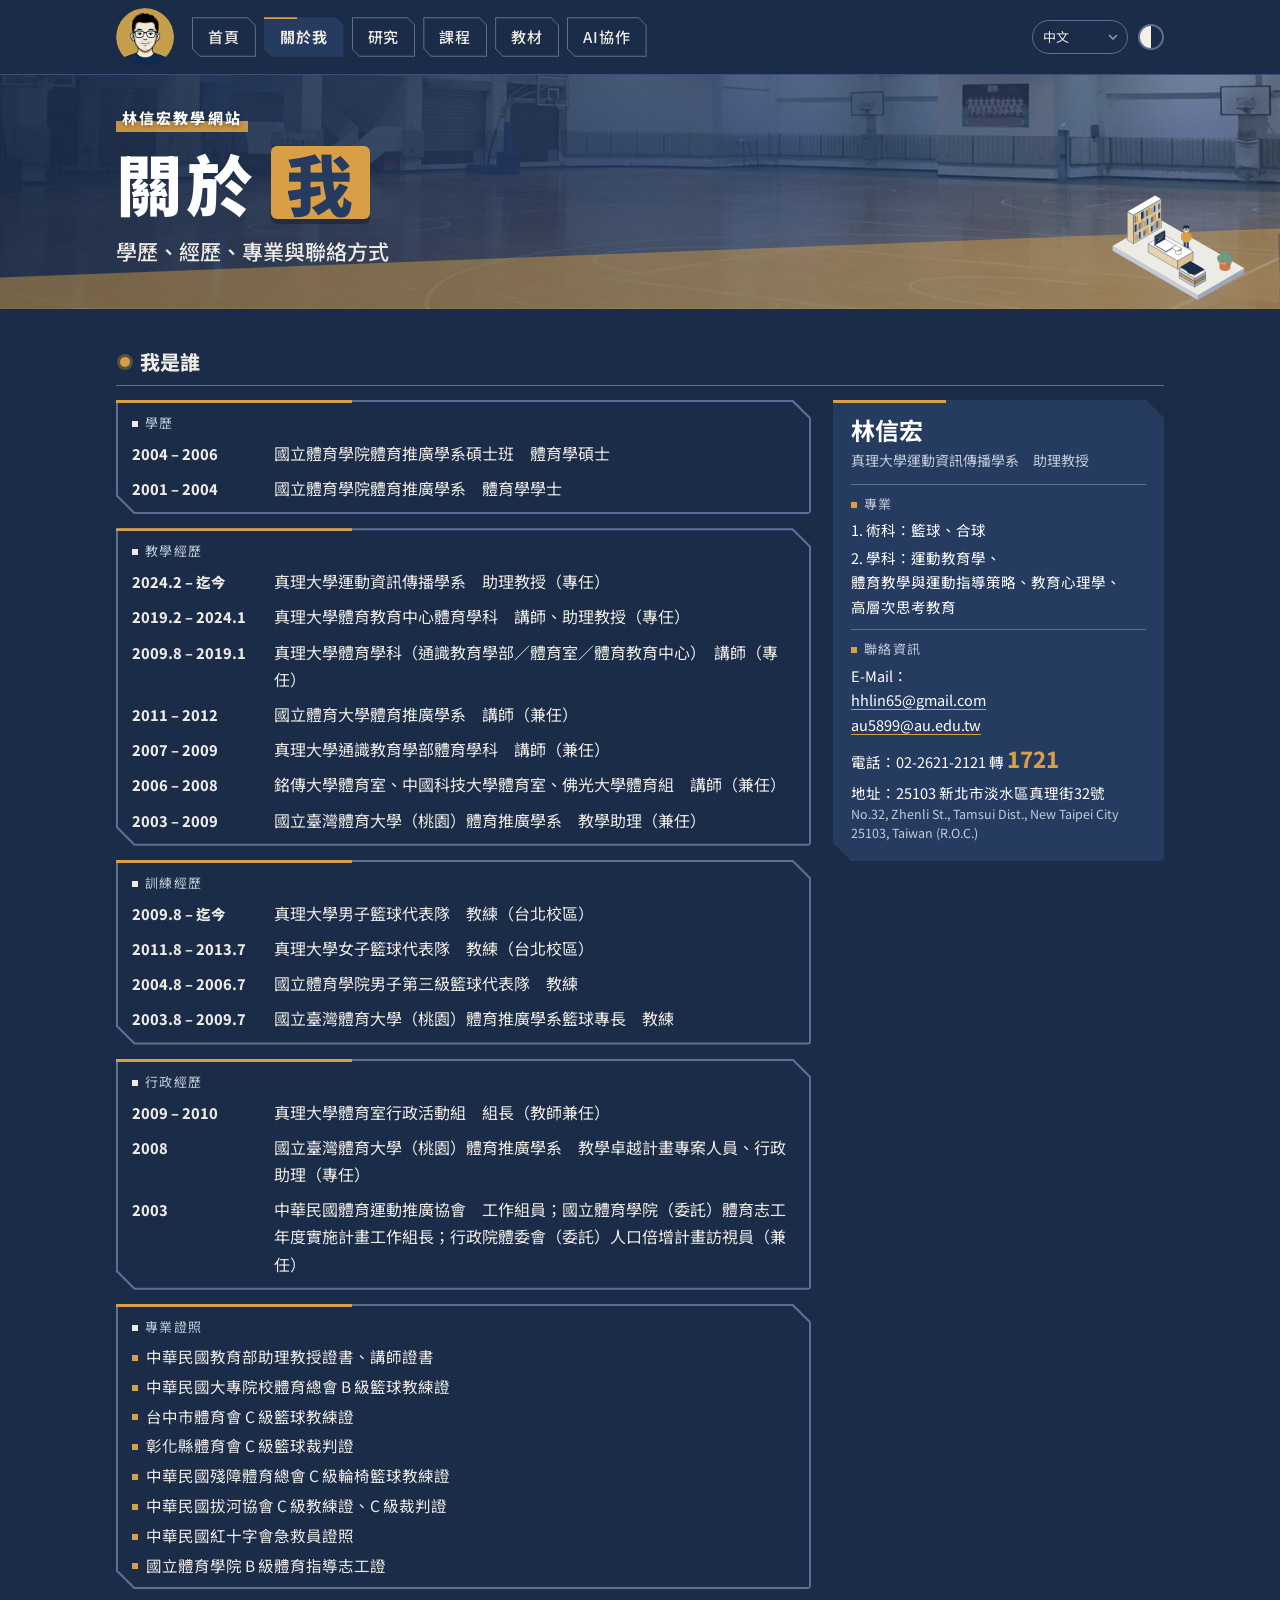
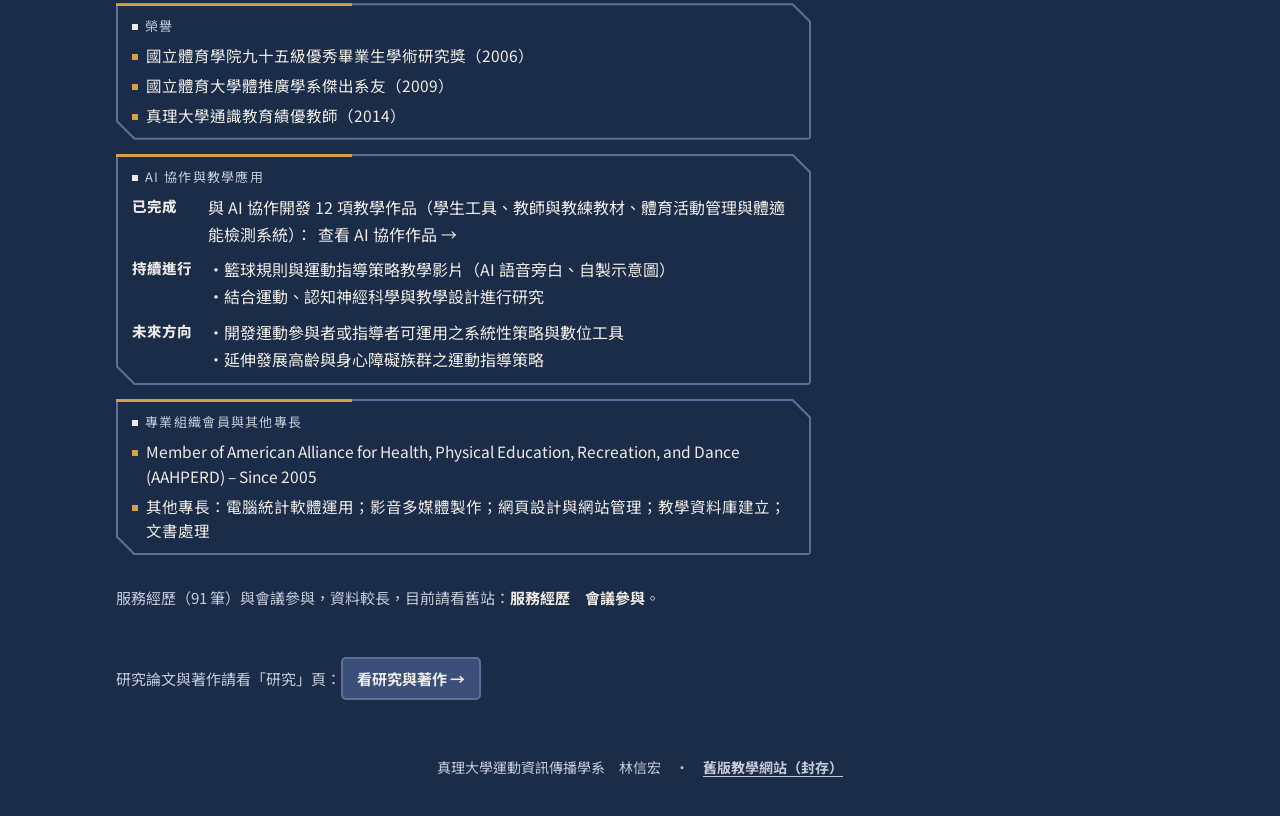
<file: about.html>
<!doctype html>
<html lang="zh-Hant">
<head>
<meta charset="utf-8">
<meta name="viewport" content="width=device-width,initial-scale=1,viewport-fit=cover">
<title>關於我｜林信宏教學網站</title>
<meta name="description" content="林信宏的學歷、教學與訓練經歷、專業證照與聯絡方式。">
<meta name="theme-color" content="#263b60">
<link rel="canonical" href="https://hhlin65.github.io/about.html">
<meta property="og:type" content="website"><meta property="og:site_name" content="林信宏教學網站"><meta property="og:locale" content="zh_TW">
<meta property="og:title" content="關於我｜林信宏教學網站"><meta property="og:description" content="林信宏的學歷、教學與訓練經歷、專業證照與聯絡方式。"><meta property="og:url" content="https://hhlin65.github.io/about.html"><meta property="og:image" content="https://hhlin65.github.io/assets/img/og.jpg">
<meta name="twitter:card" content="summary_large_image">
<link rel="icon" type="image/png" href="assets/img/favicon.png"><link rel="apple-touch-icon" href="assets/img/apple-touch-icon.png">
<script>try{var _t=localStorage.getItem("theme");if(_t!=="light"&&_t!=="dark")_t="dark";document.documentElement.setAttribute("data-theme",_t)}catch(e){document.documentElement.setAttribute("data-theme","dark")}</script>
<link rel="preconnect" href="https://fonts.googleapis.com"><link rel="preconnect" href="https://fonts.gstatic.com" crossorigin>
<link rel="stylesheet" href="https://fonts.googleapis.com/css2?family=Barlow+Condensed:wght@600;700;800&family=Caveat:wght@700&family=Noto+Sans+TC:wght@400;500;700;800&family=Noto+Sans:wght@400;500;700;800&family=Noto+Sans+JP:wght@400;500;700;800&display=swap">
<link rel="stylesheet" href="assets/css/about.css?v=20261117e">
</head>
<body>
<header class="top"><div class="wrap">
  <a class="brand" href="index.html" aria-label="首頁"><img src="assets/img/avatar-d52c3fb4.png" alt="林信宏" width="116" height="116"></a>
  <div class="langs"><select aria-label="Language" title="Language"><option value="zh">中文</option><option value="en">English</option><option value="ja">日本語</option><option value="vi">Tiếng Việt</option></select></div><button id="themebtn" class="themebtn" type="button" aria-label="切換淺色或深色"></button>
  <nav><a href="index.html">首頁</a><a class="on" href="about.html">關於我</a><a href="research.html">研究</a><a href="courses.html">課程</a><a class="nx" href="materials.html">教材</a><a class="nx" href="ai.html">AI協作</a><a class="nmb" href="#more" role="button" aria-haspopup="true" aria-expanded="false">更多</a><span class="nmm" hidden><a href="materials.html">教材</a><a href="ai.html">AI協作</a></span></nav>
</div></header>

<section class="hero photo" id="heroB"><div class="wrap"><div class="hw"><div class="hx">
    <div class="eyebrow">林信宏教學網站</div>
    <h1>關於<em>我</em></h1>
    <p class="hook">學歷、經歷、專業與聯絡方式</p>
  </div><div class="art"><svg class="isoart" viewBox="-157 -122 427 369" role="img" aria-label="書房等距插圖：書櫃、戴眼鏡的教師坐在書桌前使用筆電，旁邊有學士帽與書堆" xmlns="http://www.w3.org/2000/svg"><title>書房等距插圖：書櫃、戴眼鏡的教師坐在書桌前使用筆電，旁邊有學士帽與書堆</title><polygon points="-135.1,78.0 112.6,221.0 112.6,206.7 -135.1,63.7" fill="#C3CBD9"/><polygon points="247.7,143.0 112.6,221.0 112.6,206.7 247.7,128.7" fill="#9AA7BE"/><polygon points="0.0,-14.3 247.7,128.7 112.6,206.7 -135.1,63.7" fill="#EDEBE6"/><polygon points="-92.3,46.8 -74.3,57.2 -74.3,-26.0 -92.3,-36.4" fill="#E6D3AC" stroke="#263b60" stroke-width="1" stroke-linejoin="round"/><polygon points="6.8,10.4 -74.3,57.2 -74.3,-26.0 6.8,-72.8" fill="#D8C294" stroke="#263b60" stroke-width="1" stroke-linejoin="round"/><polygon points="-11.3,-83.2 6.8,-72.8 -74.3,-26.0 -92.3,-36.4" fill="#FFFFFF" stroke="#263b60" stroke-width="1" stroke-linejoin="round"/><polygon points="3.4,7.1 -1.1,9.8 -1.1,-5.9 3.4,-8.5" fill="#d99f46"/><polygon points="-2.0,10.3 -9.9,14.8 -9.9,-6.0 -2.0,-10.5" fill="#5A7098"/><polygon points="-10.8,15.3 -17.6,19.2 -17.6,1.0 -10.8,-2.9" fill="#9AA7BE"/><polygon points="-18.5,19.8 -24.1,23.0 -24.1,7.4 -18.5,4.2" fill="#263b60"/><polygon points="-25.0,23.5 -29.5,26.1 -29.5,5.3 -25.0,2.7" fill="#E6D3AC"/><polygon points="-30.4,26.7 -38.3,31.2 -38.3,13.0 -30.4,8.5" fill="#d99f46"/><polygon points="-39.2,31.7 -45.9,35.6 -45.9,20.0 -39.2,16.1" fill="#5A7098"/><polygon points="-46.8,36.1 -52.5,39.4 -52.5,18.6 -46.8,15.3" fill="#C3CBD9"/><polygon points="-53.4,39.9 -57.9,42.5 -57.9,24.3 -53.4,21.7" fill="#263b60"/><polygon points="-58.8,43.0 -66.6,47.6 -66.6,32.0 -58.8,27.4" fill="#9AA7BE"/><polygon points="-67.5,48.1 -70.9,50.0 -70.9,29.2 -67.5,27.3" fill="#d99f46"/><polygon points="3.4,-18.9 -2.3,-15.6 -2.3,-31.2 3.4,-34.5" fill="#263b60"/><polygon points="-3.2,-15.1 -7.7,-12.5 -7.7,-33.3 -3.2,-35.9" fill="#E6D3AC"/><polygon points="-8.6,-12.0 -16.4,-7.4 -16.4,-25.6 -8.6,-30.2" fill="#d99f46"/><polygon points="-17.3,-6.9 -24.1,-3.0 -24.1,-18.6 -17.3,-22.5" fill="#5A7098"/><polygon points="-25.0,-2.5 -30.6,0.8 -30.6,-20.0 -25.0,-23.3" fill="#C3CBD9"/><polygon points="-31.5,1.3 -36.0,3.9 -36.0,-14.3 -31.5,-16.9" fill="#263b60"/><polygon points="-36.9,4.4 -44.8,9.0 -44.8,-6.6 -36.9,-11.2" fill="#9AA7BE"/><polygon points="-45.7,9.5 -52.5,13.4 -52.5,-7.4 -45.7,-11.3" fill="#d99f46"/><polygon points="-53.4,13.9 -59.0,17.2 -59.0,-1.0 -53.4,-4.3" fill="#5A7098"/><polygon points="-59.9,17.7 -64.4,20.3 -64.4,4.7 -59.9,2.1" fill="#9AA7BE"/><polygon points="-65.3,20.8 -70.9,24.0 -70.9,3.2 -65.3,0.0" fill="#263b60"/><polygon points="3.4,-44.9 -3.4,-41.0 -3.4,-56.6 3.4,-60.5" fill="#5A7098"/><polygon points="-4.3,-40.4 -9.9,-37.2 -9.9,-58.0 -4.3,-61.2" fill="#C3CBD9"/><polygon points="-10.8,-36.7 -15.3,-34.1 -15.3,-52.3 -10.8,-54.9" fill="#263b60"/><polygon points="-16.2,-33.5 -24.1,-29.0 -24.1,-44.6 -16.2,-49.1" fill="#9AA7BE"/><polygon points="-25.0,-28.5 -31.7,-24.6 -31.7,-45.4 -25.0,-49.3" fill="#d99f46"/><polygon points="-32.6,-24.1 -38.3,-20.8 -38.3,-39.0 -32.6,-42.3" fill="#5A7098"/><polygon points="-39.2,-20.3 -43.7,-17.7 -43.7,-33.3 -39.2,-35.9" fill="#9AA7BE"/><polygon points="-44.6,-17.2 -52.5,-12.6 -52.5,-33.4 -44.6,-38.0" fill="#263b60"/><polygon points="-53.4,-12.1 -60.1,-8.2 -60.1,-26.4 -53.4,-30.3" fill="#E6D3AC"/><polygon points="-61.0,-7.7 -66.6,-4.4 -66.6,-20.0 -61.0,-23.3" fill="#d99f46"/><polygon points="-67.5,-3.9 -70.9,-2.0 -70.9,-22.8 -67.5,-24.7" fill="#5A7098"/><g transform="translate(78.8 70.2) scale(1.35)"><ellipse cx="0" cy="1" rx="11" ry="5" fill="#000" opacity=".18"/><rect x="-5.5" y="-14" width="4.6" height="14" rx="2" fill="#263b60"/><rect x="0.9" y="-14" width="4.6" height="14" rx="2" fill="#263b60"/><rect x="-8" y="-34" width="16" height="22" rx="6" fill="#d99f46"/><rect x="-11" y="-32" width="4" height="15" rx="2" fill="#d99f46"/><rect x="7" y="-32" width="4" height="15" rx="2" fill="#d99f46"/><circle cx="0" cy="-41" r="7.2" fill="#F3D7B8"/><path d="M-7.4 -42 a7.4 7.4 0 0 1 14.8 0 q-7 -3 -14.8 0z" fill="#1b2c48"/><circle cx="-3.2" cy="-41" r="2.7" fill="none" stroke="#1b2c48" stroke-width="1.1"/><circle cx="3.2" cy="-41" r="2.7" fill="none" stroke="#1b2c48" stroke-width="1.1"/><path d="M-0.5 -41h1" stroke="#1b2c48" stroke-width="1.1"/></g><polygon points="-31.5,81.9 54.0,131.3 54.0,106.6 -31.5,57.2" fill="#E6D3AC" stroke="#263b60" stroke-width="1" stroke-linejoin="round"/><polygon points="99.1,105.3 54.0,131.3 54.0,106.6 99.1,80.6" fill="#D8C294" stroke="#263b60" stroke-width="1" stroke-linejoin="round"/><polygon points="13.5,31.2 99.1,80.6 54.0,106.6 -31.5,57.2" fill="#FFFFFF" stroke="#263b60" stroke-width="1" stroke-linejoin="round"/><polygon points="-13.5,62.4 20.3,81.9 20.3,79.3 -13.5,59.8" fill="#C3CBD9" stroke="#263b60" stroke-width="1" stroke-linejoin="round"/><polygon points="49.5,65.0 20.3,81.9 20.3,79.3 49.5,62.4" fill="#9AA7BE" stroke="#263b60" stroke-width="1" stroke-linejoin="round"/><polygon points="15.8,42.9 49.5,62.4 20.3,79.3 -13.5,59.8" fill="#FFFFFF" stroke="#263b60" stroke-width="1" stroke-linejoin="round"/><polygon points="-13.5,59.8 -11.3,61.1 -11.3,36.4 -13.5,35.1" fill="#3A5078"/><polygon points="18.0,44.2 -11.3,61.1 -11.3,36.4 18.0,19.5" fill="#1b2c48"/><polygon points="15.8,18.2 18.0,19.5 -11.3,36.4 -13.5,35.1" fill="#263b60"/><polygon points="13.5,29.9 -6.8,41.6 -6.8,39.8 13.5,28.1" fill="#d99f46"/><polygon points="13.5,35.1 -2.3,44.2 -2.3,42.9 13.5,33.8" fill="#C3CBD9"/><polygon points="13.5,39.5 -4.5,49.9 -4.5,48.6 13.5,38.2" fill="#C3CBD9"/><path d="M48.0 73.6 L48.0 84.5 A8.3 4.8 0 0 0 64.6 84.5 L64.6 73.6 Z" fill="#FFFFFF" stroke="#263b60" stroke-width="1"/><ellipse cx="56.3" cy="73.6" rx="8.3" ry="4.8" fill="#d99f46" stroke="#263b60" stroke-width="1"/><polygon points="49.5,61.9 65.3,71.0 51.8,78.8 36.0,69.7" fill="#FFFFFF" stroke="#263b60" stroke-width="1" stroke-linejoin="round"/><polygon points="58.5,157.3 103.6,183.3 103.6,174.2 58.5,148.2" fill="#C3CBD9" stroke="#263b60" stroke-width="1" stroke-linejoin="round"/><polygon points="135.1,165.1 103.6,183.3 103.6,174.2 135.1,156.0" fill="#9AA7BE" stroke="#263b60" stroke-width="1" stroke-linejoin="round"/><polygon points="90.1,130.0 135.1,156.0 103.6,174.2 58.5,148.2" fill="#FFFFFF" stroke="#263b60" stroke-width="1" stroke-linejoin="round"/><polygon points="58.5,148.2 103.6,174.2 103.6,166.4 58.5,140.4" fill="#d99f46" stroke="#263b60" stroke-width="1" stroke-linejoin="round"/><polygon points="135.1,156.0 103.6,174.2 103.6,166.4 135.1,148.2" fill="#b9822f" stroke="#263b60" stroke-width="1" stroke-linejoin="round"/><polygon points="90.1,122.2 135.1,148.2 103.6,166.4 58.5,140.4" fill="#F0C37B" stroke="#263b60" stroke-width="1" stroke-linejoin="round"/><polygon points="58.5,140.4 103.6,166.4 103.6,157.3 58.5,131.3" fill="#C3CBD9" stroke="#263b60" stroke-width="1" stroke-linejoin="round"/><polygon points="135.1,148.2 103.6,166.4 103.6,157.3 135.1,139.1" fill="#9AA7BE" stroke="#263b60" stroke-width="1" stroke-linejoin="round"/><polygon points="90.1,113.1 135.1,139.1 103.6,157.3 58.5,131.3" fill="#FFFFFF" stroke="#263b60" stroke-width="1" stroke-linejoin="round"/><path d="M80.9 130.0 L80.9 136.5 A15.9 9.2 0 0 0 112.7 136.5 L112.7 130.0 Z" fill="#1b2c48"/><ellipse cx="96.8" cy="130.0" rx="15.9" ry="9.2" fill="#263b60"/><polygon points="61.9,126.8 102.5,150.2 102.5,148.1 61.9,124.7" fill="#263b60"/><polygon points="131.7,133.2 102.5,150.2 102.5,148.1 131.7,131.2" fill="#0F1B2E"/><polygon points="91.2,107.8 131.7,131.2 102.5,148.1 61.9,124.7" fill="#1b2c48"/><polyline points="102.5,148.1 99.1,170.3" fill="none" stroke="#d99f46" stroke-width="1.6" stroke-linecap="round" stroke-linejoin="round" opacity="1"/><ellipse cx="97.9" cy="175.2" rx="2.8" ry="1.1" fill="#000" opacity=".16"/><circle cx="97.9" cy="172.2" r="3.1" fill="#d99f46"/><path d="M175.5 109.2 L175.5 127.4 A15.9 9.2 0 0 0 207.3 127.4 L207.3 109.2 Z" fill="#C97B4A"/><ellipse cx="191.4" cy="109.2" rx="15.9" ry="9.2" fill="#E0A070"/><ellipse cx="191.4" cy="107.2" rx="12.9" ry="5.0" fill="#000" opacity=".16"/><circle cx="191.4" cy="93.6" r="14.3" fill="#6F9A82"/><ellipse cx="179.0" cy="109.3" rx="9.4" ry="3.6" fill="#000" opacity=".16"/><circle cx="179.0" cy="99.4" r="10.4" fill="#6F9A82"/><ellipse cx="202.6" cy="114.4" rx="9.8" ry="3.8" fill="#000" opacity=".16"/><circle cx="202.6" cy="104.0" r="10.9" fill="#6F9A82"/></svg></div></div></div></section>

<main class="wrap">
  <section class="sec" aria-labelledby="me">
    <header class="ph sech"><i class="led"></i><h2 id="me">我是誰</h2></header>
    <div class="cols" style="margin-top:14px">
      <div class="lcol">
        <div class="cv"><article class="cvc"><div class="gl">學歷</div><ul class="tl"><li><b>2004 – 2006</b><span>國立體育學院體育推廣學系碩士班　體育學碩士</span></li><li><b>2001 – 2004</b><span>國立體育學院體育推廣學系　體育學學士</span></li></ul></article><article class="cvc"><div class="gl">教學經歷</div><ul class="tl"><li><b>2024.2 – 迄今</b><span>真理大學運動資訊傳播學系　助理教授（專任）</span></li><li><b>2019.2 – 2024.1</b><span>真理大學體育教育中心體育學科　講師、助理教授（專任）</span></li><li><b>2009.8 – 2019.1</b><span>真理大學體育學科（通識教育學部／體育室／體育教育中心）　講師（專任）</span></li><li><b>2011 – 2012</b><span>國立體育大學體育推廣學系　講師（兼任）</span></li><li><b>2007 – 2009</b><span>真理大學通識教育學部體育學科　講師（兼任）</span></li><li><b>2006 – 2008</b><span>銘傳大學體育室、中國科技大學體育室、佛光大學體育組　講師（兼任）</span></li><li><b>2003 – 2009</b><span>國立臺灣體育大學（桃園）體育推廣學系　教學助理（兼任）</span></li></ul></article><article class="cvc"><div class="gl">訓練經歷</div><ul class="tl"><li><b>2009.8 – 迄今</b><span>真理大學男子籃球代表隊　教練（台北校區）</span></li><li><b>2011.8 – 2013.7</b><span>真理大學女子籃球代表隊　教練（台北校區）</span></li><li><b>2004.8 – 2006.7</b><span>國立體育學院男子第三級籃球代表隊　教練</span></li><li><b>2003.8 – 2009.7</b><span>國立臺灣體育大學（桃園）體育推廣學系籃球專長　教練</span></li></ul></article><article class="cvc"><div class="gl">行政經歷</div><ul class="tl"><li><b>2009 – 2010</b><span>真理大學體育室行政活動組　組長（教師兼任）</span></li><li><b>2008</b><span>國立臺灣體育大學（桃園）體育推廣學系　教學卓越計畫專案人員、行政助理（專任）</span></li><li><b>2003</b><span>中華民國體育運動推廣協會　工作組員；國立體育學院（委託）體育志工年度實施計畫工作組長；行政院體委會（委託）人口倍增計畫訪視員（兼任）</span></li></ul></article><article class="cvc"><div class="gl">專業證照</div><ul class="bl"><li>中華民國教育部助理教授證書、講師證書</li><li>中華民國大專院校體育總會 B 級籃球教練證</li><li>台中市體育會 C 級籃球教練證</li><li>彰化縣體育會 C 級籃球裁判證</li><li>中華民國殘障體育總會 C 級輪椅籃球教練證</li><li>中華民國拔河協會 C 級教練證、C 級裁判證</li><li>中華民國紅十字會急救員證照</li><li>國立體育學院 B 級體育指導志工證</li></ul></article><article class="cvc"><div class="gl">榮譽</div><ul class="bl"><li>國立體育學院九十五級優秀畢業生學術研究獎（2006）</li><li>國立體育大學體推廣學系傑出系友（2009）</li><li>真理大學通識教育績優教師（2014）</li></ul></article><article class="cvc"><div class="gl">AI 協作與教學應用</div><ul class="tl aic"><li><b>已完成</b><span>與 AI 協作開發 12 項教學作品（學生工具、教師與教練教材、體育活動管理與體適能檢測系統）：<a href="ai.html">查看 AI 協作作品 →</a></span></li><li><b>持續進行</b><span><span style="display:block;padding-left:1em;text-indent:-1em">・籃球規則與運動指導策略教學影片（AI 語音旁白、自製示意圖）</span><span style="display:block;padding-left:1em;text-indent:-1em">・結合運動、認知神經科學與教學設計進行研究</span></span></li><li><b>未來方向</b><span><span style="display:block;padding-left:1em;text-indent:-1em">・開發運動參與者或指導者可運用之系統性策略與數位工具</span><span style="display:block;padding-left:1em;text-indent:-1em">・延伸發展高齡與身心障礙族群之運動指導策略</span></span></li></ul></article><article class="cvc"><div class="gl">專業組織會員與其他專長</div><ul class="bl"><li>Member of American Alliance for Health, Physical Education, Recreation, and Dance (AAHPERD) – Since 2005</li><li>其他專長：電腦統計軟體運用；影音多媒體製作；網頁設計與網站管理；教學資料庫建立；文書處理</li></ul></article></div><p class="todo">服務經歷（91 筆）與會議參與，資料較長，目前請看舊站：<a href="https://sites.google.com/site/hhlinspeclass/profiles/service" target="_blank" rel="noopener"><b>服務經歷</b></a>　<a href="https://sites.google.com/site/hhlinspeclass/profiles/conference" target="_blank" rel="noopener"><b>會議參與</b></a>。</p>
      </div>
      <aside class="rcol" aria-label="基本資料">
        <article class="gauge pcard">
        <div class="pn"><b>林信宏</b><span>真理大學運動資訊傳播學系　助理教授</span></div>
        <div class="pk"><div class="gl">專業</div><p>1. 術科：籃球、合球</p><p>2. 學科：<span class="nb">運動教育學</span>、<span class="nb">體育教學與運動指導策略</span>、<span class="nb">教育心理學</span>、<span class="nb">高層次思考教育</span></p></div>
        <div class="pk"><div class="gl">聯絡資訊</div><p>E-Mail：<br><a class="ml" href="mailto:hhlin65@gmail.com">hhlin65@gmail.com</a><br><a class="ml" href="mailto:au5899@au.edu.tw">au5899@au.edu.tw</a></p><p>電話：02-2621-2121 轉 <b class="ex">1721</b></p><p>地址：25103 新北市淡水區真理街32號<br><small>No.32, Zhenli St., Tamsui Dist., New Taipei City 25103, Taiwan (R.O.C.)</small></p></div>
      </article>
      </aside>
    </div>
  </section>

  <section class="sec"><p class="todo" style="text-align:left">研究論文與著作請看「研究」頁：<a class="lk primary" href="research.html">看研究與著作 →</a></p></section>
  <footer>真理大學運動資訊傳播學系　林信宏　·　<a href="https://sites.google.com/site/hhlinspeclass/" target="_blank" rel="noopener">舊版教學網站（封存）</a></footer>
</main>

<script>
(function(){
  var r=document.documentElement,b=document.getElementById('themebtn');
  var mq=window.matchMedia('(prefers-color-scheme: dark)');
  function cur(){var t=r.getAttribute('data-theme');return t||(mq.matches?'dark':'light')}
  function label(){b.textContent=cur()==='dark'?'淺色':'深色'}
  try{var s=localStorage.getItem('theme');if(s==='dark'||s==='light')r.setAttribute('data-theme',s)}catch(e){}
  label();
  b.addEventListener('click',function(){
    var n=cur()==='dark'?'light':'dark';
    r.setAttribute('data-theme',n);
    try{localStorage.setItem('theme',n)}catch(e){}
    label();
  });
})();
</script>
<script src="assets/js/site.js?v=20261115g" defer></script>
<script src="assets/js/i18n.js?v=20261117g" defer></script>
</body>
</html>
</file>
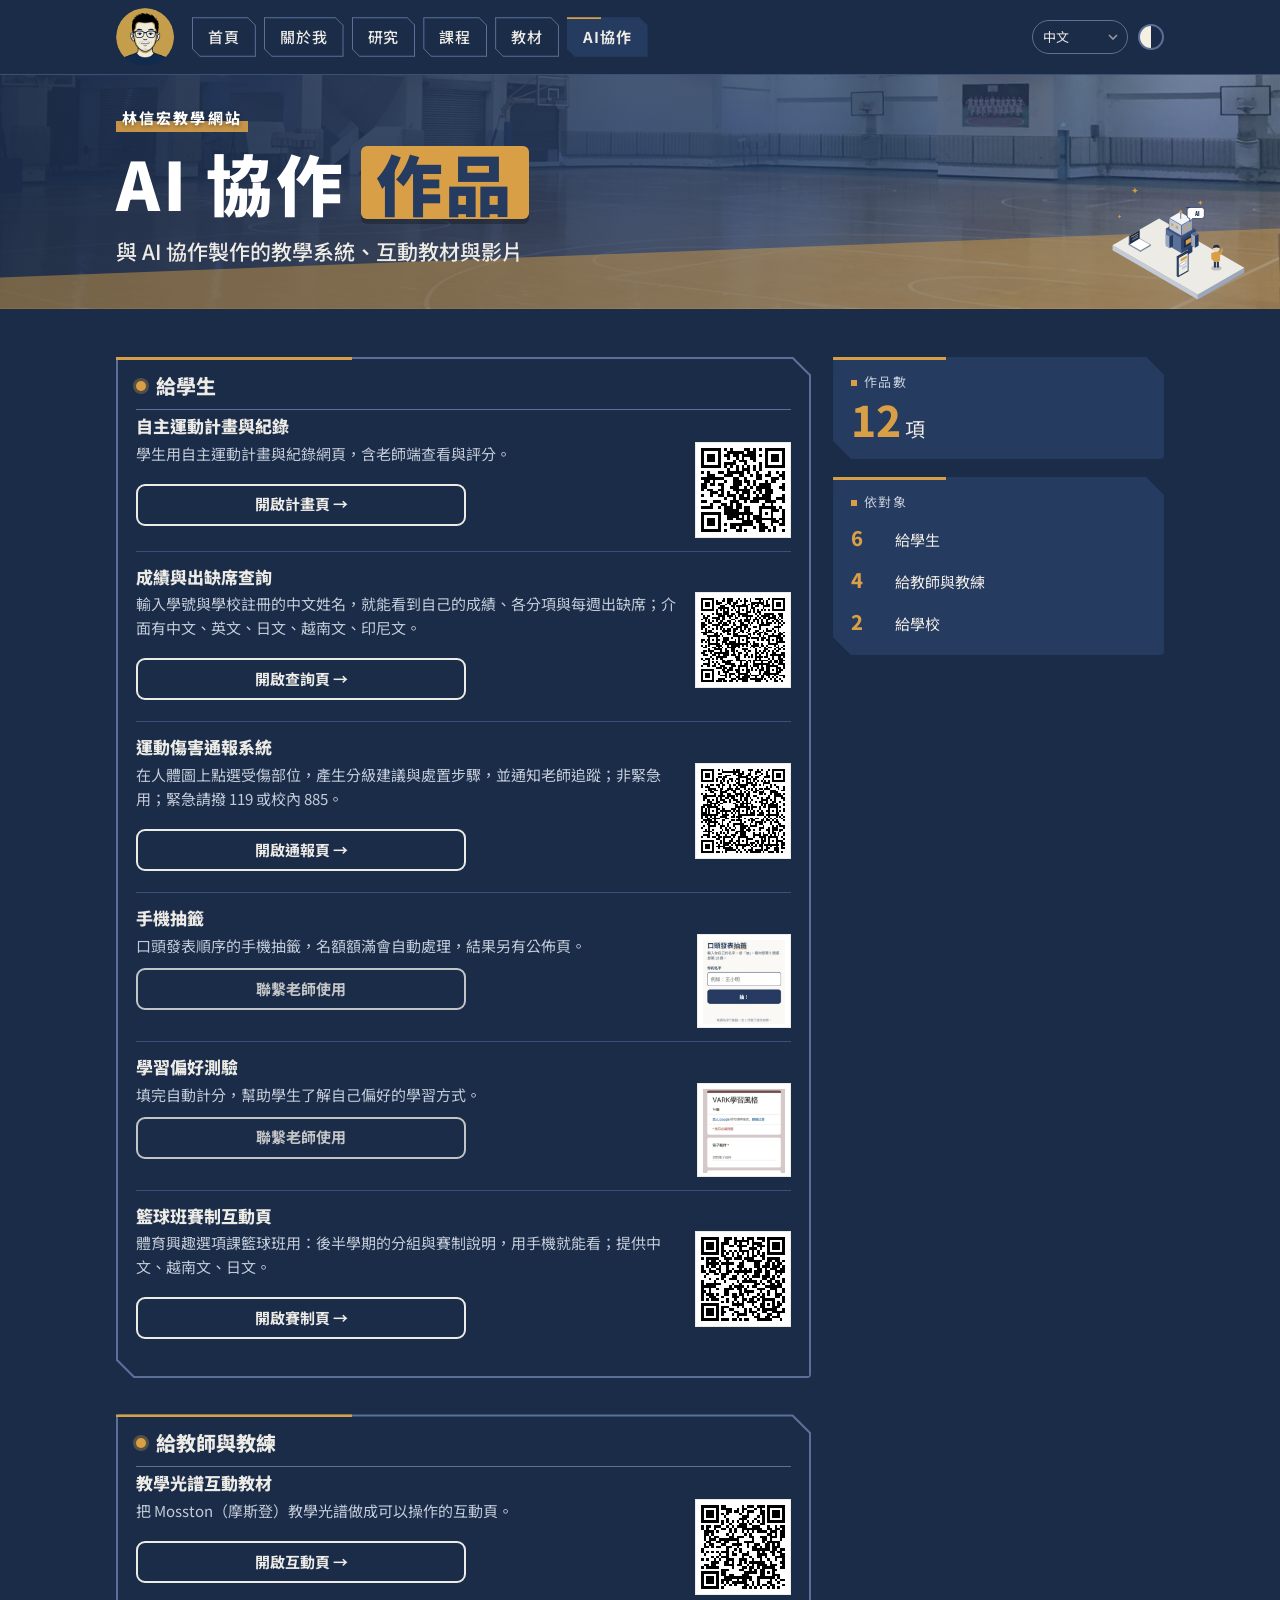
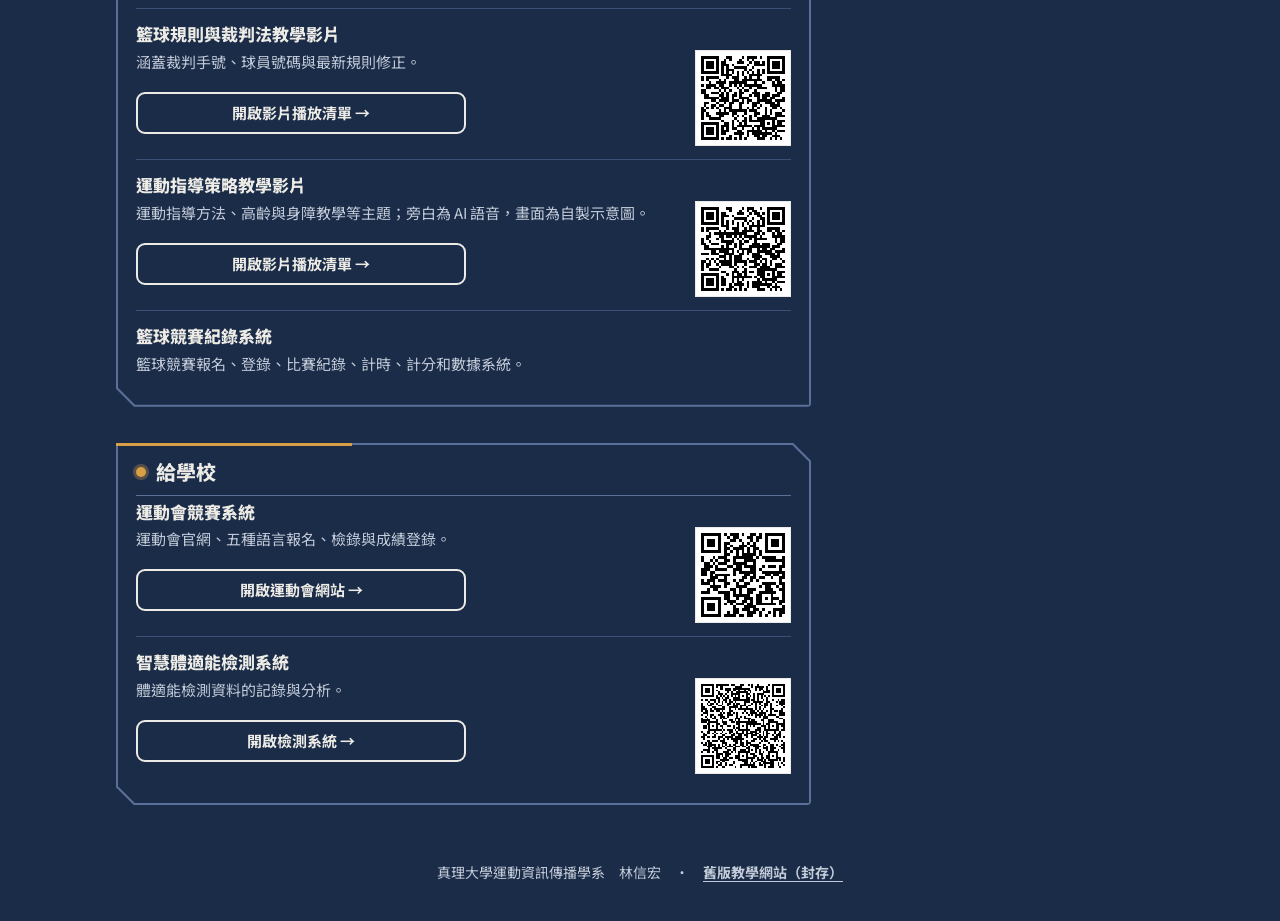
<file: ai.html>
<!doctype html>
<html lang="zh-Hant">
<head>
<meta charset="utf-8">
<meta name="viewport" content="width=device-width,initial-scale=1,viewport-fit=cover">
<title>AI 協作作品｜林信宏教學網站</title>
<meta name="description" content="與 AI 協作製作的教學系統、互動教材與影片：自主運動計畫、成績查詢、傷害通報、運動會系統等。">
<meta name="theme-color" content="#263b60">
<link rel="canonical" href="https://hhlin65.github.io/ai.html">
<meta property="og:type" content="website"><meta property="og:site_name" content="林信宏教學網站"><meta property="og:locale" content="zh_TW">
<meta property="og:title" content="AI 協作作品｜林信宏教學網站"><meta property="og:description" content="與 AI 協作製作的教學系統、互動教材與影片：自主運動計畫、成績查詢、傷害通報、運動會系統等。"><meta property="og:url" content="https://hhlin65.github.io/ai.html"><meta property="og:image" content="https://hhlin65.github.io/assets/img/og.jpg">
<meta name="twitter:card" content="summary_large_image">
<link rel="icon" type="image/png" href="assets/img/favicon.png"><link rel="apple-touch-icon" href="assets/img/apple-touch-icon.png">
<script>try{var _t=localStorage.getItem("theme");if(_t!=="light"&&_t!=="dark")_t="dark";document.documentElement.setAttribute("data-theme",_t)}catch(e){document.documentElement.setAttribute("data-theme","dark")}</script>
<link rel="preconnect" href="https://fonts.googleapis.com"><link rel="preconnect" href="https://fonts.gstatic.com" crossorigin>
<link rel="stylesheet" href="https://fonts.googleapis.com/css2?family=Barlow+Condensed:wght@600;700;800&family=Caveat:wght@700&family=Noto+Sans+TC:wght@400;500;700;800&family=Noto+Sans:wght@400;500;700;800&family=Noto+Sans+JP:wght@400;500;700;800&display=swap">
<link rel="stylesheet" href="assets/css/ai.css?v=20261115g">
</head>
<body>
<header class="top"><div class="wrap">
  <a class="brand" href="index.html" aria-label="首頁"><img src="assets/img/avatar-d52c3fb4.png" alt="林信宏" width="116" height="116"></a>
  <div class="langs"><select aria-label="Language" title="Language"><option value="zh">中文</option><option value="en">English</option><option value="ja">日本語</option><option value="vi">Tiếng Việt</option></select></div><button id="themebtn" class="themebtn" type="button" aria-label="切換淺色或深色"></button>
  <nav><a href="index.html">首頁</a><a href="about.html">關於我</a><a href="research.html">研究</a><a href="courses.html">課程</a><a class="nx" href="materials.html">教材</a><a class="on nx" href="ai.html">AI協作</a><a class="nmb on" href="#more" role="button" aria-haspopup="true" aria-expanded="false">更多</a><span class="nmm" hidden><a href="materials.html">教材</a><a class="on" href="ai.html">AI協作</a></span></nav>
</div></header>

<section class="hero photo" id="heroB"><div class="wrap"><div class="hw"><div class="hx">
    <div class="eyebrow">林信宏教學網站</div>
    <h1>AI 協作<em>作品</em></h1>
    <p class="hook">與 AI 協作製作的教學系統、互動教材與影片</p>
  </div><div class="art"><svg class="isoart" viewBox="-157 -155 427 402" role="img" aria-label="AI 協作等距插圖：機器人、手機對話畫面、筆電與揮手的教師，上方有 AI 對話框" xmlns="http://www.w3.org/2000/svg"><title>AI 協作等距插圖：機器人、手機對話畫面、筆電與揮手的教師，上方有 AI 對話框</title><polygon points="-135.1,78.0 112.6,221.0 112.6,206.7 -135.1,63.7" fill="#C3CBD9"/><polygon points="247.7,143.0 112.6,221.0 112.6,206.7 247.7,128.7" fill="#9AA7BE"/><polygon points="0.0,-14.3 247.7,128.7 112.6,206.7 -135.1,63.7" fill="#EDEBE6"/><polygon points="-87.8,62.4 -54.0,81.9 -54.0,79.3 -87.8,59.8" fill="#C3CBD9" stroke="#263b60" stroke-width="1" stroke-linejoin="round"/><polygon points="-24.8,65.0 -54.0,81.9 -54.0,79.3 -24.8,62.4" fill="#9AA7BE" stroke="#263b60" stroke-width="1" stroke-linejoin="round"/><polygon points="-58.5,42.9 -24.8,62.4 -54.0,79.3 -87.8,59.8" fill="#FFFFFF" stroke="#263b60" stroke-width="1" stroke-linejoin="round"/><polygon points="-87.8,59.8 -85.6,61.1 -85.6,36.4 -87.8,35.1" fill="#3A5078"/><polygon points="-56.3,44.2 -85.6,61.1 -85.6,36.4 -56.3,19.5" fill="#1b2c48"/><polygon points="-58.5,18.2 -56.3,19.5 -85.6,36.4 -87.8,35.1" fill="#3A5078"/><polygon points="-60.8,29.9 -81.1,41.6 -81.1,39.8 -60.8,28.1" fill="#d99f46"/><polygon points="-60.8,35.1 -76.6,44.2 -76.6,42.9 -60.8,33.8" fill="#C3CBD9"/><polygon points="-60.8,39.5 -78.8,49.9 -78.8,48.6 -60.8,38.2" fill="#C3CBD9"/><polygon points="47.3,70.2 60.8,78.0 60.8,57.2 47.3,49.4" fill="#9AA7BE"/><polygon points="74.3,70.2 60.8,78.0 60.8,57.2 74.3,49.4" fill="#263b60"/><polygon points="60.8,41.6 74.3,49.4 60.8,57.2 47.3,49.4" fill="#5A7098"/><polygon points="69.8,83.2 83.3,91.0 83.3,70.2 69.8,62.4" fill="#9AA7BE"/><polygon points="96.8,83.2 83.3,91.0 83.3,70.2 96.8,62.4" fill="#263b60"/><polygon points="83.3,54.6 96.8,62.4 83.3,70.2 69.8,62.4" fill="#5A7098"/><polygon points="20.3,59.8 65.3,85.8 65.3,41.6 20.3,15.6" fill="#5A7098" stroke="#263b60" stroke-width="1" stroke-linejoin="round"/><polygon points="105.8,62.4 65.3,85.8 65.3,41.6 105.8,18.2" fill="#2F4670" stroke="#263b60" stroke-width="1" stroke-linejoin="round"/><polygon points="60.8,-7.8 105.8,18.2 65.3,41.6 20.3,15.6" fill="#3A5078" stroke="#263b60" stroke-width="1" stroke-linejoin="round"/><polygon points="99.1,55.9 72.1,71.5 72.1,48.1 99.1,32.5" fill="#1b2c48"/><polygon points="93.4,53.9 77.7,63.1 77.7,50.0 93.4,40.9" fill="#d99f46"/><polygon points="93.4,64.3 104.7,70.8 104.7,37.0 93.4,30.5" fill="#9AA7BE"/><polygon points="114.8,65.0 104.7,70.8 104.7,37.0 114.8,31.2" fill="#263b60"/><polygon points="103.6,24.7 114.8,31.2 104.7,37.0 93.4,30.5" fill="#5A7098"/><polygon points="19.1,65.7 30.4,72.2 30.4,38.3 19.1,31.8" fill="#9AA7BE"/><polygon points="40.5,66.3 30.4,72.2 30.4,38.3 40.5,32.5" fill="#263b60"/><polygon points="29.3,26.0 40.5,32.5 30.4,38.3 19.1,31.8" fill="#5A7098"/><polygon points="29.3,15.6 65.3,36.4 65.3,5.2 29.3,-15.6" fill="#C3CBD9" stroke="#263b60" stroke-width="1" stroke-linejoin="round"/><polygon points="96.8,18.2 65.3,36.4 65.3,5.2 96.8,-13.0" fill="#9AA7BE" stroke="#263b60" stroke-width="1" stroke-linejoin="round"/><polygon points="60.8,-33.8 96.8,-13.0 65.3,5.2 29.3,-15.6" fill="#F3F5F9" stroke="#263b60" stroke-width="1" stroke-linejoin="round"/><polygon points="91.2,8.5 84.4,12.4 84.4,4.6 91.2,0.7" fill="#d99f46"/><polygon points="77.7,16.3 70.9,20.2 70.9,12.4 77.7,8.5" fill="#d99f46"/><polygon points="34.9,5.8 41.7,9.8 41.7,2.0 34.9,-2.0" fill="#d99f46"/><polygon points="48.4,13.7 55.2,17.5 55.2,9.8 48.4,5.9" fill="#d99f46"/><polyline points="63.0,-14.3 63.0,-29.9" fill="none" stroke="#263b60" stroke-width="2" stroke-linecap="round" stroke-linejoin="round" opacity="1"/><ellipse cx="63.0" cy="-29.6" rx="4.0" ry="1.5" fill="#000" opacity=".16"/><circle cx="63.0" cy="-33.8" r="4.4" fill="#d99f46"/><polygon points="51.8,153.4 55.8,155.7 55.8,98.5 51.8,96.2" fill="#2F4670" stroke="#263b60" stroke-width="1" stroke-linejoin="round"/><polygon points="85.1,138.8 55.8,155.7 55.8,98.5 85.1,81.6" fill="#1b2c48" stroke="#263b60" stroke-width="1" stroke-linejoin="round"/><polygon points="81.1,79.3 85.1,81.6 55.8,98.5 51.8,96.2" fill="#1b2c48" stroke="#263b60" stroke-width="1" stroke-linejoin="round"/><polygon points="83.3,136.8 57.6,151.6 57.6,100.6 83.3,85.8" fill="#EDEBE6"/><polygon points="80.6,101.1 62.6,111.5 62.6,103.7 80.6,93.3" fill="#d99f46"/><polygon points="78.4,115.4 60.3,125.8 60.3,118.0 78.4,107.6" fill="#FFFFFF" stroke="#263b60" stroke-width="0.8" stroke-linejoin="round"/><polygon points="80.6,127.1 67.1,134.9 67.1,127.1 80.6,119.3" fill="#C3CBD9"/><g transform="translate(166.6 128.7) scale(1.35)"><ellipse cx="0" cy="1" rx="11" ry="5" fill="#000" opacity=".18"/><rect x="-5.5" y="-14" width="4.6" height="14" rx="2" fill="#263b60"/><rect x="0.9" y="-14" width="4.6" height="14" rx="2" fill="#263b60"/><rect x="-8" y="-34" width="16" height="22" rx="6" fill="#d99f46"/><rect x="-11" y="-32" width="4" height="15" rx="2" fill="#d99f46"/><rect x="7" y="-42" width="4" height="15" rx="2" fill="#d99f46" transform="rotate(20 9 -30)"/><circle cx="0" cy="-41" r="7.2" fill="#F3D7B8"/><path d="M-7.4 -42 a7.4 7.4 0 0 1 14.8 0 q-7 -3 -14.8 0z" fill="#1b2c48"/></g><g class="fl fl2"><g transform="translate(103.6 -22.1)"><path d="M-22 -16 h44 a8 8 0 0 1 8 8 v16 a8 8 0 0 1 -8 8 h-26 l-8 9 v-9 a8 8 0 0 1 -8 -8 v-16 a8 8 0 0 1 8 -8z" transform="translate(-2 -8)" fill="#FFFFFF" stroke="#263b60" stroke-width="2.2"/><text x="6" y="2" font-family="Barlow Condensed,Noto Sans TC,sans-serif" font-weight="800" font-size="18" fill="#263b60" text-anchor="middle">AI</text></g></g><g class="fl fl3"><g transform="translate(-70 -95)"><path d="M0 -9 L2.5 -2.5 L9 0 L2.5 2.5 L0 9 L-2.5 2.5 L-9 0 L-2.5 -2.5z" fill="#d99f46"/></g><g transform="translate(120 -60)"><path d="M0 -7 L2.0 -2.0 L7 0 L2.0 2.0 L0 7 L-2.0 2.0 L-7 0 L-2.0 -2.0z" fill="#d99f46"/></g><g transform="translate(-115 -20)"><path d="M0 -6 L1.7 -1.7 L6 0 L1.7 1.7 L0 6 L-1.7 1.7 L-6 0 L-1.7 -1.7z" fill="#d99f46"/></g></g></svg></div></div></div></section>
<main class="wrap">
  <section class="sec" aria-labelledby="w">
    <div class="cols">
      <div class="lcol"><article class="panel big"><header class="ph"><i class="led"></i><h3 class="ph3">給學生</h3></header><ul class="works"><li><h4>自主運動計畫與紀錄</h4><p>學生用自主運動計畫與紀錄網頁，含老師端查看與評分。</p><div class="lw lk2"><a class="dl bt" href="https://hhlin65.github.io/pe-plan/" target="_blank" rel="noopener">開啟計畫頁 →</a></div><div class="qrs"><div class="qc"><div class="qrbox" data-u="https://hhlin65.github.io/pe-plan/" title="手機掃描開啟（滑過可放大）"><svg xmlns="http://www.w3.org/2000/svg" viewBox="0 0 29 29" shape-rendering="crispEdges" role="img" aria-label="QR Code"><path d="M0 0h1v1h-1zM1 0h1v1h-1zM2 0h1v1h-1zM3 0h1v1h-1zM4 0h1v1h-1zM5 0h1v1h-1zM6 0h1v1h-1zM8 0h1v1h-1zM10 0h1v1h-1zM15 0h1v1h-1zM16 0h1v1h-1zM18 0h1v1h-1zM20 0h1v1h-1zM22 0h1v1h-1zM23 0h1v1h-1zM24 0h1v1h-1zM25 0h1v1h-1zM26 0h1v1h-1zM27 0h1v1h-1zM28 0h1v1h-1zM0 1h1v1h-1zM6 1h1v1h-1zM9 1h1v1h-1zM10 1h1v1h-1zM11 1h1v1h-1zM12 1h1v1h-1zM13 1h1v1h-1zM14 1h1v1h-1zM16 1h1v1h-1zM17 1h1v1h-1zM18 1h1v1h-1zM22 1h1v1h-1zM28 1h1v1h-1zM0 2h1v1h-1zM2 2h1v1h-1zM3 2h1v1h-1zM4 2h1v1h-1zM6 2h1v1h-1zM8 2h1v1h-1zM9 2h1v1h-1zM11 2h1v1h-1zM12 2h1v1h-1zM14 2h1v1h-1zM15 2h1v1h-1zM16 2h1v1h-1zM17 2h1v1h-1zM18 2h1v1h-1zM20 2h1v1h-1zM22 2h1v1h-1zM24 2h1v1h-1zM25 2h1v1h-1zM26 2h1v1h-1zM28 2h1v1h-1zM0 3h1v1h-1zM2 3h1v1h-1zM3 3h1v1h-1zM4 3h1v1h-1zM6 3h1v1h-1zM9 3h1v1h-1zM12 3h1v1h-1zM14 3h1v1h-1zM17 3h1v1h-1zM18 3h1v1h-1zM22 3h1v1h-1zM24 3h1v1h-1zM25 3h1v1h-1zM26 3h1v1h-1zM28 3h1v1h-1zM0 4h1v1h-1zM2 4h1v1h-1zM3 4h1v1h-1zM4 4h1v1h-1zM6 4h1v1h-1zM11 4h1v1h-1zM13 4h1v1h-1zM14 4h1v1h-1zM15 4h1v1h-1zM18 4h1v1h-1zM22 4h1v1h-1zM24 4h1v1h-1zM25 4h1v1h-1zM26 4h1v1h-1zM28 4h1v1h-1zM0 5h1v1h-1zM6 5h1v1h-1zM8 5h1v1h-1zM9 5h1v1h-1zM10 5h1v1h-1zM11 5h1v1h-1zM15 5h1v1h-1zM20 5h1v1h-1zM22 5h1v1h-1zM28 5h1v1h-1zM0 6h1v1h-1zM1 6h1v1h-1zM2 6h1v1h-1zM3 6h1v1h-1zM4 6h1v1h-1zM5 6h1v1h-1zM6 6h1v1h-1zM8 6h1v1h-1zM10 6h1v1h-1zM12 6h1v1h-1zM14 6h1v1h-1zM16 6h1v1h-1zM18 6h1v1h-1zM20 6h1v1h-1zM22 6h1v1h-1zM23 6h1v1h-1zM24 6h1v1h-1zM25 6h1v1h-1zM26 6h1v1h-1zM27 6h1v1h-1zM28 6h1v1h-1zM9 7h1v1h-1zM12 7h1v1h-1zM14 7h1v1h-1zM15 7h1v1h-1zM16 7h1v1h-1zM18 7h1v1h-1zM20 7h1v1h-1zM0 8h1v1h-1zM2 8h1v1h-1zM6 8h1v1h-1zM7 8h1v1h-1zM9 8h1v1h-1zM10 8h1v1h-1zM11 8h1v1h-1zM12 8h1v1h-1zM13 8h1v1h-1zM14 8h1v1h-1zM16 8h1v1h-1zM19 8h1v1h-1zM23 8h1v1h-1zM26 8h1v1h-1zM28 8h1v1h-1zM2 9h1v1h-1zM3 9h1v1h-1zM4 9h1v1h-1zM8 9h1v1h-1zM9 9h1v1h-1zM10 9h1v1h-1zM13 9h1v1h-1zM14 9h1v1h-1zM17 9h1v1h-1zM19 9h1v1h-1zM20 9h1v1h-1zM22 9h1v1h-1zM23 9h1v1h-1zM27 9h1v1h-1zM28 9h1v1h-1zM0 10h1v1h-1zM1 10h1v1h-1zM2 10h1v1h-1zM3 10h1v1h-1zM4 10h1v1h-1zM5 10h1v1h-1zM6 10h1v1h-1zM7 10h1v1h-1zM11 10h1v1h-1zM12 10h1v1h-1zM15 10h1v1h-1zM19 10h1v1h-1zM20 10h1v1h-1zM24 10h1v1h-1zM25 10h1v1h-1zM26 10h1v1h-1zM28 10h1v1h-1zM1 11h1v1h-1zM2 11h1v1h-1zM4 11h1v1h-1zM8 11h1v1h-1zM11 11h1v1h-1zM12 11h1v1h-1zM13 11h1v1h-1zM15 11h1v1h-1zM16 11h1v1h-1zM18 11h1v1h-1zM22 11h1v1h-1zM24 11h1v1h-1zM25 11h1v1h-1zM0 12h1v1h-1zM1 12h1v1h-1zM3 12h1v1h-1zM4 12h1v1h-1zM6 12h1v1h-1zM7 12h1v1h-1zM11 12h1v1h-1zM12 12h1v1h-1zM13 12h1v1h-1zM16 12h1v1h-1zM18 12h1v1h-1zM20 12h1v1h-1zM21 12h1v1h-1zM22 12h1v1h-1zM23 12h1v1h-1zM28 12h1v1h-1zM0 13h1v1h-1zM1 13h1v1h-1zM7 13h1v1h-1zM10 13h1v1h-1zM11 13h1v1h-1zM12 13h1v1h-1zM15 13h1v1h-1zM17 13h1v1h-1zM19 13h1v1h-1zM20 13h1v1h-1zM21 13h1v1h-1zM22 13h1v1h-1zM23 13h1v1h-1zM27 13h1v1h-1zM28 13h1v1h-1zM0 14h1v1h-1zM2 14h1v1h-1zM3 14h1v1h-1zM6 14h1v1h-1zM7 14h1v1h-1zM11 14h1v1h-1zM12 14h1v1h-1zM13 14h1v1h-1zM14 14h1v1h-1zM15 14h1v1h-1zM16 14h1v1h-1zM19 14h1v1h-1zM20 14h1v1h-1zM22 14h1v1h-1zM23 14h1v1h-1zM24 14h1v1h-1zM28 14h1v1h-1zM3 15h1v1h-1zM4 15h1v1h-1zM5 15h1v1h-1zM7 15h1v1h-1zM9 15h1v1h-1zM12 15h1v1h-1zM14 15h1v1h-1zM15 15h1v1h-1zM16 15h1v1h-1zM18 15h1v1h-1zM20 15h1v1h-1zM22 15h1v1h-1zM23 15h1v1h-1zM24 15h1v1h-1zM0 16h1v1h-1zM3 16h1v1h-1zM6 16h1v1h-1zM7 16h1v1h-1zM9 16h1v1h-1zM10 16h1v1h-1zM11 16h1v1h-1zM13 16h1v1h-1zM14 16h1v1h-1zM16 16h1v1h-1zM19 16h1v1h-1zM21 16h1v1h-1zM22 16h1v1h-1zM23 16h1v1h-1zM28 16h1v1h-1zM8 17h1v1h-1zM11 17h1v1h-1zM13 17h1v1h-1zM14 17h1v1h-1zM15 17h1v1h-1zM16 17h1v1h-1zM18 17h1v1h-1zM19 17h1v1h-1zM20 17h1v1h-1zM21 17h1v1h-1zM22 17h1v1h-1zM23 17h1v1h-1zM26 17h1v1h-1zM27 17h1v1h-1zM28 17h1v1h-1zM0 18h1v1h-1zM1 18h1v1h-1zM4 18h1v1h-1zM5 18h1v1h-1zM6 18h1v1h-1zM10 18h1v1h-1zM11 18h1v1h-1zM12 18h1v1h-1zM15 18h1v1h-1zM17 18h1v1h-1zM18 18h1v1h-1zM19 18h1v1h-1zM22 18h1v1h-1zM23 18h1v1h-1zM24 18h1v1h-1zM25 18h1v1h-1zM28 18h1v1h-1zM3 19h1v1h-1zM7 19h1v1h-1zM8 19h1v1h-1zM10 19h1v1h-1zM12 19h1v1h-1zM13 19h1v1h-1zM21 19h1v1h-1zM24 19h1v1h-1zM0 20h1v1h-1zM1 20h1v1h-1zM2 20h1v1h-1zM3 20h1v1h-1zM6 20h1v1h-1zM8 20h1v1h-1zM9 20h1v1h-1zM10 20h1v1h-1zM12 20h1v1h-1zM13 20h1v1h-1zM15 20h1v1h-1zM16 20h1v1h-1zM20 20h1v1h-1zM21 20h1v1h-1zM22 20h1v1h-1zM23 20h1v1h-1zM24 20h1v1h-1zM25 20h1v1h-1zM27 20h1v1h-1zM8 21h1v1h-1zM9 21h1v1h-1zM10 21h1v1h-1zM11 21h1v1h-1zM12 21h1v1h-1zM15 21h1v1h-1zM16 21h1v1h-1zM20 21h1v1h-1zM24 21h1v1h-1zM25 21h1v1h-1zM26 21h1v1h-1zM28 21h1v1h-1zM0 22h1v1h-1zM1 22h1v1h-1zM2 22h1v1h-1zM3 22h1v1h-1zM4 22h1v1h-1zM5 22h1v1h-1zM6 22h1v1h-1zM8 22h1v1h-1zM9 22h1v1h-1zM10 22h1v1h-1zM11 22h1v1h-1zM12 22h1v1h-1zM13 22h1v1h-1zM14 22h1v1h-1zM15 22h1v1h-1zM16 22h1v1h-1zM17 22h1v1h-1zM20 22h1v1h-1zM22 22h1v1h-1zM24 22h1v1h-1zM28 22h1v1h-1zM0 23h1v1h-1zM6 23h1v1h-1zM9 23h1v1h-1zM10 23h1v1h-1zM11 23h1v1h-1zM12 23h1v1h-1zM14 23h1v1h-1zM16 23h1v1h-1zM18 23h1v1h-1zM19 23h1v1h-1zM20 23h1v1h-1zM24 23h1v1h-1zM28 23h1v1h-1zM0 24h1v1h-1zM2 24h1v1h-1zM3 24h1v1h-1zM4 24h1v1h-1zM6 24h1v1h-1zM9 24h1v1h-1zM10 24h1v1h-1zM12 24h1v1h-1zM13 24h1v1h-1zM14 24h1v1h-1zM16 24h1v1h-1zM18 24h1v1h-1zM19 24h1v1h-1zM20 24h1v1h-1zM21 24h1v1h-1zM22 24h1v1h-1zM23 24h1v1h-1zM24 24h1v1h-1zM25 24h1v1h-1zM27 24h1v1h-1zM28 24h1v1h-1zM0 25h1v1h-1zM2 25h1v1h-1zM3 25h1v1h-1zM4 25h1v1h-1zM6 25h1v1h-1zM14 25h1v1h-1zM15 25h1v1h-1zM16 25h1v1h-1zM17 25h1v1h-1zM19 25h1v1h-1zM20 25h1v1h-1zM24 25h1v1h-1zM25 25h1v1h-1zM26 25h1v1h-1zM28 25h1v1h-1zM0 26h1v1h-1zM2 26h1v1h-1zM3 26h1v1h-1zM4 26h1v1h-1zM6 26h1v1h-1zM8 26h1v1h-1zM10 26h1v1h-1zM11 26h1v1h-1zM12 26h1v1h-1zM13 26h1v1h-1zM14 26h1v1h-1zM15 26h1v1h-1zM16 26h1v1h-1zM17 26h1v1h-1zM20 26h1v1h-1zM21 26h1v1h-1zM24 26h1v1h-1zM27 26h1v1h-1zM28 26h1v1h-1zM0 27h1v1h-1zM6 27h1v1h-1zM10 27h1v1h-1zM11 27h1v1h-1zM13 27h1v1h-1zM18 27h1v1h-1zM20 27h1v1h-1zM21 27h1v1h-1zM22 27h1v1h-1zM25 27h1v1h-1zM0 28h1v1h-1zM1 28h1v1h-1zM2 28h1v1h-1zM3 28h1v1h-1zM4 28h1v1h-1zM5 28h1v1h-1zM6 28h1v1h-1zM8 28h1v1h-1zM12 28h1v1h-1zM13 28h1v1h-1zM15 28h1v1h-1zM20 28h1v1h-1zM21 28h1v1h-1zM23 28h1v1h-1zM25 28h1v1h-1zM28 28h1v1h-1z" fill="#000"/></svg></div></div></div></li><li><h4>成績與出缺席查詢</h4><p>輸入學號與學校註冊的中文姓名，就能看到自己的成績、各分項與每週出缺席；介面有中文、英文、日文、越南文、印尼文。</p><div class="lw lk2"><a class="dl bt" href="https://script.google.com/macros/s/AKfycbyzndbD1elnk8RmDRaUvWYGxYYZqFdYYVvDS8jlTCktaMalX1Iyf2mPrUxnWKXONxP5/exec" target="_blank" rel="noopener">開啟查詢頁 →</a></div><div class="qrs"><div class="qc"><div class="qrbox" data-u="https://script.google.com/macros/s/AKfycbyzndbD1elnk8RmDRaUvWYGxYYZqFdYYVvDS8jlTCktaMalX1Iyf2mPrUxnWKXONxP5/exec" title="手機掃描開啟（滑過可放大）"><svg xmlns="http://www.w3.org/2000/svg" viewBox="0 0 45 45" shape-rendering="crispEdges" role="img" aria-label="QR Code"><path d="M0 0h1v1h-1zM1 0h1v1h-1zM2 0h1v1h-1zM3 0h1v1h-1zM4 0h1v1h-1zM5 0h1v1h-1zM6 0h1v1h-1zM12 0h1v1h-1zM14 0h1v1h-1zM15 0h1v1h-1zM16 0h1v1h-1zM20 0h1v1h-1zM23 0h1v1h-1zM26 0h1v1h-1zM29 0h1v1h-1zM30 0h1v1h-1zM31 0h1v1h-1zM32 0h1v1h-1zM36 0h1v1h-1zM38 0h1v1h-1zM39 0h1v1h-1zM40 0h1v1h-1zM41 0h1v1h-1zM42 0h1v1h-1zM43 0h1v1h-1zM44 0h1v1h-1zM0 1h1v1h-1zM6 1h1v1h-1zM8 1h1v1h-1zM11 1h1v1h-1zM12 1h1v1h-1zM14 1h1v1h-1zM15 1h1v1h-1zM16 1h1v1h-1zM19 1h1v1h-1zM21 1h1v1h-1zM23 1h1v1h-1zM24 1h1v1h-1zM26 1h1v1h-1zM31 1h1v1h-1zM33 1h1v1h-1zM35 1h1v1h-1zM38 1h1v1h-1zM44 1h1v1h-1zM0 2h1v1h-1zM2 2h1v1h-1zM3 2h1v1h-1zM4 2h1v1h-1zM6 2h1v1h-1zM8 2h1v1h-1zM9 2h1v1h-1zM10 2h1v1h-1zM14 2h1v1h-1zM15 2h1v1h-1zM17 2h1v1h-1zM18 2h1v1h-1zM19 2h1v1h-1zM23 2h1v1h-1zM27 2h1v1h-1zM28 2h1v1h-1zM29 2h1v1h-1zM30 2h1v1h-1zM31 2h1v1h-1zM32 2h1v1h-1zM33 2h1v1h-1zM35 2h1v1h-1zM38 2h1v1h-1zM40 2h1v1h-1zM41 2h1v1h-1zM42 2h1v1h-1zM44 2h1v1h-1zM0 3h1v1h-1zM2 3h1v1h-1zM3 3h1v1h-1zM4 3h1v1h-1zM6 3h1v1h-1zM8 3h1v1h-1zM9 3h1v1h-1zM13 3h1v1h-1zM15 3h1v1h-1zM17 3h1v1h-1zM18 3h1v1h-1zM22 3h1v1h-1zM23 3h1v1h-1zM25 3h1v1h-1zM27 3h1v1h-1zM28 3h1v1h-1zM30 3h1v1h-1zM32 3h1v1h-1zM33 3h1v1h-1zM35 3h1v1h-1zM36 3h1v1h-1zM38 3h1v1h-1zM40 3h1v1h-1zM41 3h1v1h-1zM42 3h1v1h-1zM44 3h1v1h-1zM0 4h1v1h-1zM2 4h1v1h-1zM3 4h1v1h-1zM4 4h1v1h-1zM6 4h1v1h-1zM10 4h1v1h-1zM11 4h1v1h-1zM12 4h1v1h-1zM16 4h1v1h-1zM17 4h1v1h-1zM19 4h1v1h-1zM20 4h1v1h-1zM21 4h1v1h-1zM22 4h1v1h-1zM23 4h1v1h-1zM24 4h1v1h-1zM27 4h1v1h-1zM29 4h1v1h-1zM30 4h1v1h-1zM33 4h1v1h-1zM34 4h1v1h-1zM35 4h1v1h-1zM36 4h1v1h-1zM38 4h1v1h-1zM40 4h1v1h-1zM41 4h1v1h-1zM42 4h1v1h-1zM44 4h1v1h-1zM0 5h1v1h-1zM6 5h1v1h-1zM9 5h1v1h-1zM10 5h1v1h-1zM11 5h1v1h-1zM12 5h1v1h-1zM13 5h1v1h-1zM14 5h1v1h-1zM17 5h1v1h-1zM20 5h1v1h-1zM24 5h1v1h-1zM27 5h1v1h-1zM28 5h1v1h-1zM33 5h1v1h-1zM38 5h1v1h-1zM44 5h1v1h-1zM0 6h1v1h-1zM1 6h1v1h-1zM2 6h1v1h-1zM3 6h1v1h-1zM4 6h1v1h-1zM5 6h1v1h-1zM6 6h1v1h-1zM8 6h1v1h-1zM10 6h1v1h-1zM12 6h1v1h-1zM14 6h1v1h-1zM16 6h1v1h-1zM18 6h1v1h-1zM20 6h1v1h-1zM22 6h1v1h-1zM24 6h1v1h-1zM26 6h1v1h-1zM28 6h1v1h-1zM30 6h1v1h-1zM32 6h1v1h-1zM34 6h1v1h-1zM36 6h1v1h-1zM38 6h1v1h-1zM39 6h1v1h-1zM40 6h1v1h-1zM41 6h1v1h-1zM42 6h1v1h-1zM43 6h1v1h-1zM44 6h1v1h-1zM8 7h1v1h-1zM12 7h1v1h-1zM13 7h1v1h-1zM14 7h1v1h-1zM19 7h1v1h-1zM20 7h1v1h-1zM24 7h1v1h-1zM25 7h1v1h-1zM26 7h1v1h-1zM28 7h1v1h-1zM30 7h1v1h-1zM31 7h1v1h-1zM0 8h1v1h-1zM6 8h1v1h-1zM8 8h1v1h-1zM9 8h1v1h-1zM10 8h1v1h-1zM12 8h1v1h-1zM13 8h1v1h-1zM14 8h1v1h-1zM16 8h1v1h-1zM17 8h1v1h-1zM20 8h1v1h-1zM21 8h1v1h-1zM22 8h1v1h-1zM23 8h1v1h-1zM24 8h1v1h-1zM29 8h1v1h-1zM31 8h1v1h-1zM34 8h1v1h-1zM35 8h1v1h-1zM36 8h1v1h-1zM37 8h1v1h-1zM38 8h1v1h-1zM41 8h1v1h-1zM42 8h1v1h-1zM43 8h1v1h-1zM1 9h1v1h-1zM3 9h1v1h-1zM4 9h1v1h-1zM9 9h1v1h-1zM10 9h1v1h-1zM11 9h1v1h-1zM12 9h1v1h-1zM14 9h1v1h-1zM15 9h1v1h-1zM16 9h1v1h-1zM18 9h1v1h-1zM20 9h1v1h-1zM22 9h1v1h-1zM23 9h1v1h-1zM24 9h1v1h-1zM25 9h1v1h-1zM26 9h1v1h-1zM27 9h1v1h-1zM30 9h1v1h-1zM32 9h1v1h-1zM33 9h1v1h-1zM34 9h1v1h-1zM35 9h1v1h-1zM36 9h1v1h-1zM38 9h1v1h-1zM39 9h1v1h-1zM42 9h1v1h-1zM43 9h1v1h-1zM1 10h1v1h-1zM2 10h1v1h-1zM3 10h1v1h-1zM6 10h1v1h-1zM7 10h1v1h-1zM8 10h1v1h-1zM9 10h1v1h-1zM11 10h1v1h-1zM12 10h1v1h-1zM15 10h1v1h-1zM18 10h1v1h-1zM19 10h1v1h-1zM24 10h1v1h-1zM26 10h1v1h-1zM29 10h1v1h-1zM31 10h1v1h-1zM33 10h1v1h-1zM34 10h1v1h-1zM36 10h1v1h-1zM37 10h1v1h-1zM38 10h1v1h-1zM39 10h1v1h-1zM41 10h1v1h-1zM43 10h1v1h-1zM0 11h1v1h-1zM2 11h1v1h-1zM4 11h1v1h-1zM8 11h1v1h-1zM9 11h1v1h-1zM11 11h1v1h-1zM12 11h1v1h-1zM16 11h1v1h-1zM17 11h1v1h-1zM21 11h1v1h-1zM23 11h1v1h-1zM24 11h1v1h-1zM25 11h1v1h-1zM26 11h1v1h-1zM28 11h1v1h-1zM29 11h1v1h-1zM30 11h1v1h-1zM32 11h1v1h-1zM35 11h1v1h-1zM36 11h1v1h-1zM39 11h1v1h-1zM40 11h1v1h-1zM42 11h1v1h-1zM2 12h1v1h-1zM4 12h1v1h-1zM6 12h1v1h-1zM8 12h1v1h-1zM10 12h1v1h-1zM11 12h1v1h-1zM14 12h1v1h-1zM15 12h1v1h-1zM18 12h1v1h-1zM20 12h1v1h-1zM21 12h1v1h-1zM23 12h1v1h-1zM24 12h1v1h-1zM25 12h1v1h-1zM28 12h1v1h-1zM30 12h1v1h-1zM32 12h1v1h-1zM35 12h1v1h-1zM38 12h1v1h-1zM40 12h1v1h-1zM41 12h1v1h-1zM43 12h1v1h-1zM0 13h1v1h-1zM1 13h1v1h-1zM4 13h1v1h-1zM5 13h1v1h-1zM9 13h1v1h-1zM10 13h1v1h-1zM12 13h1v1h-1zM13 13h1v1h-1zM15 13h1v1h-1zM17 13h1v1h-1zM21 13h1v1h-1zM22 13h1v1h-1zM25 13h1v1h-1zM27 13h1v1h-1zM30 13h1v1h-1zM32 13h1v1h-1zM33 13h1v1h-1zM35 13h1v1h-1zM36 13h1v1h-1zM37 13h1v1h-1zM39 13h1v1h-1zM41 13h1v1h-1zM42 13h1v1h-1zM44 13h1v1h-1zM0 14h1v1h-1zM1 14h1v1h-1zM2 14h1v1h-1zM6 14h1v1h-1zM7 14h1v1h-1zM8 14h1v1h-1zM9 14h1v1h-1zM11 14h1v1h-1zM12 14h1v1h-1zM13 14h1v1h-1zM14 14h1v1h-1zM17 14h1v1h-1zM18 14h1v1h-1zM21 14h1v1h-1zM22 14h1v1h-1zM23 14h1v1h-1zM24 14h1v1h-1zM26 14h1v1h-1zM31 14h1v1h-1zM32 14h1v1h-1zM33 14h1v1h-1zM34 14h1v1h-1zM35 14h1v1h-1zM36 14h1v1h-1zM41 14h1v1h-1zM43 14h1v1h-1zM0 15h1v1h-1zM1 15h1v1h-1zM4 15h1v1h-1zM8 15h1v1h-1zM10 15h1v1h-1zM11 15h1v1h-1zM16 15h1v1h-1zM19 15h1v1h-1zM20 15h1v1h-1zM21 15h1v1h-1zM23 15h1v1h-1zM24 15h1v1h-1zM28 15h1v1h-1zM29 15h1v1h-1zM31 15h1v1h-1zM39 15h1v1h-1zM40 15h1v1h-1zM41 15h1v1h-1zM42 15h1v1h-1zM0 16h1v1h-1zM2 16h1v1h-1zM6 16h1v1h-1zM8 16h1v1h-1zM10 16h1v1h-1zM12 16h1v1h-1zM14 16h1v1h-1zM15 16h1v1h-1zM17 16h1v1h-1zM18 16h1v1h-1zM19 16h1v1h-1zM21 16h1v1h-1zM23 16h1v1h-1zM25 16h1v1h-1zM26 16h1v1h-1zM31 16h1v1h-1zM35 16h1v1h-1zM38 16h1v1h-1zM41 16h1v1h-1zM2 17h1v1h-1zM4 17h1v1h-1zM5 17h1v1h-1zM11 17h1v1h-1zM12 17h1v1h-1zM13 17h1v1h-1zM14 17h1v1h-1zM15 17h1v1h-1zM17 17h1v1h-1zM18 17h1v1h-1zM21 17h1v1h-1zM22 17h1v1h-1zM25 17h1v1h-1zM29 17h1v1h-1zM30 17h1v1h-1zM33 17h1v1h-1zM35 17h1v1h-1zM36 17h1v1h-1zM37 17h1v1h-1zM39 17h1v1h-1zM41 17h1v1h-1zM0 18h1v1h-1zM1 18h1v1h-1zM2 18h1v1h-1zM3 18h1v1h-1zM4 18h1v1h-1zM5 18h1v1h-1zM6 18h1v1h-1zM8 18h1v1h-1zM12 18h1v1h-1zM14 18h1v1h-1zM17 18h1v1h-1zM20 18h1v1h-1zM22 18h1v1h-1zM24 18h1v1h-1zM28 18h1v1h-1zM29 18h1v1h-1zM31 18h1v1h-1zM32 18h1v1h-1zM34 18h1v1h-1zM39 18h1v1h-1zM42 18h1v1h-1zM44 18h1v1h-1zM1 19h1v1h-1zM2 19h1v1h-1zM7 19h1v1h-1zM8 19h1v1h-1zM10 19h1v1h-1zM14 19h1v1h-1zM15 19h1v1h-1zM17 19h1v1h-1zM18 19h1v1h-1zM19 19h1v1h-1zM25 19h1v1h-1zM26 19h1v1h-1zM28 19h1v1h-1zM30 19h1v1h-1zM31 19h1v1h-1zM34 19h1v1h-1zM35 19h1v1h-1zM38 19h1v1h-1zM41 19h1v1h-1zM42 19h1v1h-1zM43 19h1v1h-1zM3 20h1v1h-1zM4 20h1v1h-1zM5 20h1v1h-1zM6 20h1v1h-1zM7 20h1v1h-1zM8 20h1v1h-1zM9 20h1v1h-1zM11 20h1v1h-1zM17 20h1v1h-1zM18 20h1v1h-1zM19 20h1v1h-1zM20 20h1v1h-1zM21 20h1v1h-1zM22 20h1v1h-1zM23 20h1v1h-1zM24 20h1v1h-1zM26 20h1v1h-1zM31 20h1v1h-1zM33 20h1v1h-1zM36 20h1v1h-1zM37 20h1v1h-1zM38 20h1v1h-1zM39 20h1v1h-1zM40 20h1v1h-1zM41 20h1v1h-1zM42 20h1v1h-1zM44 20h1v1h-1zM4 21h1v1h-1zM8 21h1v1h-1zM12 21h1v1h-1zM13 21h1v1h-1zM14 21h1v1h-1zM16 21h1v1h-1zM20 21h1v1h-1zM24 21h1v1h-1zM25 21h1v1h-1zM27 21h1v1h-1zM28 21h1v1h-1zM29 21h1v1h-1zM30 21h1v1h-1zM32 21h1v1h-1zM33 21h1v1h-1zM34 21h1v1h-1zM36 21h1v1h-1zM40 21h1v1h-1zM41 21h1v1h-1zM42 21h1v1h-1zM43 21h1v1h-1zM0 22h1v1h-1zM1 22h1v1h-1zM3 22h1v1h-1zM4 22h1v1h-1zM6 22h1v1h-1zM8 22h1v1h-1zM9 22h1v1h-1zM12 22h1v1h-1zM13 22h1v1h-1zM14 22h1v1h-1zM18 22h1v1h-1zM20 22h1v1h-1zM22 22h1v1h-1zM24 22h1v1h-1zM30 22h1v1h-1zM32 22h1v1h-1zM33 22h1v1h-1zM35 22h1v1h-1zM36 22h1v1h-1zM38 22h1v1h-1zM40 22h1v1h-1zM42 22h1v1h-1zM43 22h1v1h-1zM0 23h1v1h-1zM2 23h1v1h-1zM4 23h1v1h-1zM8 23h1v1h-1zM11 23h1v1h-1zM12 23h1v1h-1zM13 23h1v1h-1zM15 23h1v1h-1zM16 23h1v1h-1zM17 23h1v1h-1zM18 23h1v1h-1zM20 23h1v1h-1zM24 23h1v1h-1zM25 23h1v1h-1zM28 23h1v1h-1zM36 23h1v1h-1zM40 23h1v1h-1zM41 23h1v1h-1zM42 23h1v1h-1zM43 23h1v1h-1zM44 23h1v1h-1zM4 24h1v1h-1zM5 24h1v1h-1zM6 24h1v1h-1zM7 24h1v1h-1zM8 24h1v1h-1zM9 24h1v1h-1zM11 24h1v1h-1zM13 24h1v1h-1zM14 24h1v1h-1zM15 24h1v1h-1zM16 24h1v1h-1zM17 24h1v1h-1zM18 24h1v1h-1zM19 24h1v1h-1zM20 24h1v1h-1zM21 24h1v1h-1zM22 24h1v1h-1zM23 24h1v1h-1zM24 24h1v1h-1zM26 24h1v1h-1zM28 24h1v1h-1zM29 24h1v1h-1zM30 24h1v1h-1zM32 24h1v1h-1zM36 24h1v1h-1zM37 24h1v1h-1zM38 24h1v1h-1zM39 24h1v1h-1zM40 24h1v1h-1zM0 25h1v1h-1zM2 25h1v1h-1zM4 25h1v1h-1zM8 25h1v1h-1zM9 25h1v1h-1zM10 25h1v1h-1zM14 25h1v1h-1zM16 25h1v1h-1zM17 25h1v1h-1zM18 25h1v1h-1zM19 25h1v1h-1zM20 25h1v1h-1zM22 25h1v1h-1zM24 25h1v1h-1zM27 25h1v1h-1zM28 25h1v1h-1zM29 25h1v1h-1zM30 25h1v1h-1zM32 25h1v1h-1zM33 25h1v1h-1zM35 25h1v1h-1zM39 25h1v1h-1zM41 25h1v1h-1zM44 25h1v1h-1zM1 26h1v1h-1zM2 26h1v1h-1zM6 26h1v1h-1zM7 26h1v1h-1zM9 26h1v1h-1zM11 26h1v1h-1zM14 26h1v1h-1zM15 26h1v1h-1zM16 26h1v1h-1zM17 26h1v1h-1zM18 26h1v1h-1zM20 26h1v1h-1zM26 26h1v1h-1zM28 26h1v1h-1zM31 26h1v1h-1zM34 26h1v1h-1zM36 26h1v1h-1zM37 26h1v1h-1zM40 26h1v1h-1zM41 26h1v1h-1zM43 26h1v1h-1zM4 27h1v1h-1zM7 27h1v1h-1zM8 27h1v1h-1zM9 27h1v1h-1zM10 27h1v1h-1zM13 27h1v1h-1zM16 27h1v1h-1zM17 27h1v1h-1zM22 27h1v1h-1zM23 27h1v1h-1zM24 27h1v1h-1zM29 27h1v1h-1zM34 27h1v1h-1zM35 27h1v1h-1zM39 27h1v1h-1zM41 27h1v1h-1zM42 27h1v1h-1zM44 27h1v1h-1zM1 28h1v1h-1zM2 28h1v1h-1zM4 28h1v1h-1zM5 28h1v1h-1zM6 28h1v1h-1zM10 28h1v1h-1zM13 28h1v1h-1zM14 28h1v1h-1zM16 28h1v1h-1zM17 28h1v1h-1zM19 28h1v1h-1zM23 28h1v1h-1zM25 28h1v1h-1zM26 28h1v1h-1zM29 28h1v1h-1zM31 28h1v1h-1zM33 28h1v1h-1zM34 28h1v1h-1zM36 28h1v1h-1zM38 28h1v1h-1zM40 28h1v1h-1zM41 28h1v1h-1zM0 29h1v1h-1zM1 29h1v1h-1zM5 29h1v1h-1zM7 29h1v1h-1zM8 29h1v1h-1zM9 29h1v1h-1zM10 29h1v1h-1zM11 29h1v1h-1zM12 29h1v1h-1zM13 29h1v1h-1zM14 29h1v1h-1zM17 29h1v1h-1zM20 29h1v1h-1zM21 29h1v1h-1zM24 29h1v1h-1zM29 29h1v1h-1zM30 29h1v1h-1zM32 29h1v1h-1zM33 29h1v1h-1zM35 29h1v1h-1zM38 29h1v1h-1zM39 29h1v1h-1zM43 29h1v1h-1zM44 29h1v1h-1zM1 30h1v1h-1zM2 30h1v1h-1zM3 30h1v1h-1zM6 30h1v1h-1zM7 30h1v1h-1zM9 30h1v1h-1zM12 30h1v1h-1zM13 30h1v1h-1zM14 30h1v1h-1zM16 30h1v1h-1zM17 30h1v1h-1zM18 30h1v1h-1zM20 30h1v1h-1zM23 30h1v1h-1zM24 30h1v1h-1zM27 30h1v1h-1zM29 30h1v1h-1zM31 30h1v1h-1zM35 30h1v1h-1zM37 30h1v1h-1zM38 30h1v1h-1zM39 30h1v1h-1zM40 30h1v1h-1zM41 30h1v1h-1zM42 30h1v1h-1zM43 30h1v1h-1zM44 30h1v1h-1zM5 31h1v1h-1zM8 31h1v1h-1zM9 31h1v1h-1zM10 31h1v1h-1zM11 31h1v1h-1zM12 31h1v1h-1zM13 31h1v1h-1zM18 31h1v1h-1zM19 31h1v1h-1zM20 31h1v1h-1zM23 31h1v1h-1zM25 31h1v1h-1zM27 31h1v1h-1zM29 31h1v1h-1zM30 31h1v1h-1zM31 31h1v1h-1zM32 31h1v1h-1zM34 31h1v1h-1zM35 31h1v1h-1zM38 31h1v1h-1zM41 31h1v1h-1zM42 31h1v1h-1zM44 31h1v1h-1zM0 32h1v1h-1zM2 32h1v1h-1zM3 32h1v1h-1zM4 32h1v1h-1zM6 32h1v1h-1zM8 32h1v1h-1zM10 32h1v1h-1zM11 32h1v1h-1zM19 32h1v1h-1zM20 32h1v1h-1zM29 32h1v1h-1zM31 32h1v1h-1zM36 32h1v1h-1zM38 32h1v1h-1zM41 32h1v1h-1zM42 32h1v1h-1zM43 32h1v1h-1zM1 33h1v1h-1zM4 33h1v1h-1zM11 33h1v1h-1zM12 33h1v1h-1zM14 33h1v1h-1zM15 33h1v1h-1zM16 33h1v1h-1zM19 33h1v1h-1zM20 33h1v1h-1zM21 33h1v1h-1zM22 33h1v1h-1zM23 33h1v1h-1zM25 33h1v1h-1zM26 33h1v1h-1zM28 33h1v1h-1zM29 33h1v1h-1zM30 33h1v1h-1zM31 33h1v1h-1zM32 33h1v1h-1zM33 33h1v1h-1zM34 33h1v1h-1zM35 33h1v1h-1zM37 33h1v1h-1zM39 33h1v1h-1zM40 33h1v1h-1zM42 33h1v1h-1zM43 33h1v1h-1zM44 33h1v1h-1zM4 34h1v1h-1zM6 34h1v1h-1zM8 34h1v1h-1zM11 34h1v1h-1zM12 34h1v1h-1zM13 34h1v1h-1zM14 34h1v1h-1zM15 34h1v1h-1zM21 34h1v1h-1zM24 34h1v1h-1zM26 34h1v1h-1zM28 34h1v1h-1zM32 34h1v1h-1zM36 34h1v1h-1zM37 34h1v1h-1zM39 34h1v1h-1zM40 34h1v1h-1zM42 34h1v1h-1zM43 34h1v1h-1zM1 35h1v1h-1zM2 35h1v1h-1zM3 35h1v1h-1zM4 35h1v1h-1zM7 35h1v1h-1zM9 35h1v1h-1zM13 35h1v1h-1zM14 35h1v1h-1zM15 35h1v1h-1zM16 35h1v1h-1zM17 35h1v1h-1zM21 35h1v1h-1zM23 35h1v1h-1zM24 35h1v1h-1zM28 35h1v1h-1zM29 35h1v1h-1zM30 35h1v1h-1zM31 35h1v1h-1zM32 35h1v1h-1zM33 35h1v1h-1zM34 35h1v1h-1zM35 35h1v1h-1zM36 35h1v1h-1zM38 35h1v1h-1zM41 35h1v1h-1zM42 35h1v1h-1zM43 35h1v1h-1zM44 35h1v1h-1zM0 36h1v1h-1zM3 36h1v1h-1zM4 36h1v1h-1zM6 36h1v1h-1zM7 36h1v1h-1zM10 36h1v1h-1zM11 36h1v1h-1zM12 36h1v1h-1zM16 36h1v1h-1zM17 36h1v1h-1zM18 36h1v1h-1zM20 36h1v1h-1zM21 36h1v1h-1zM22 36h1v1h-1zM23 36h1v1h-1zM24 36h1v1h-1zM26 36h1v1h-1zM28 36h1v1h-1zM29 36h1v1h-1zM30 36h1v1h-1zM32 36h1v1h-1zM35 36h1v1h-1zM36 36h1v1h-1zM37 36h1v1h-1zM38 36h1v1h-1zM39 36h1v1h-1zM40 36h1v1h-1zM44 36h1v1h-1zM8 37h1v1h-1zM9 37h1v1h-1zM10 37h1v1h-1zM12 37h1v1h-1zM13 37h1v1h-1zM15 37h1v1h-1zM16 37h1v1h-1zM20 37h1v1h-1zM24 37h1v1h-1zM27 37h1v1h-1zM30 37h1v1h-1zM32 37h1v1h-1zM33 37h1v1h-1zM35 37h1v1h-1zM36 37h1v1h-1zM40 37h1v1h-1zM41 37h1v1h-1zM42 37h1v1h-1zM44 37h1v1h-1zM0 38h1v1h-1zM1 38h1v1h-1zM2 38h1v1h-1zM3 38h1v1h-1zM4 38h1v1h-1zM5 38h1v1h-1zM6 38h1v1h-1zM11 38h1v1h-1zM12 38h1v1h-1zM14 38h1v1h-1zM15 38h1v1h-1zM16 38h1v1h-1zM18 38h1v1h-1zM19 38h1v1h-1zM20 38h1v1h-1zM22 38h1v1h-1zM24 38h1v1h-1zM25 38h1v1h-1zM27 38h1v1h-1zM29 38h1v1h-1zM31 38h1v1h-1zM32 38h1v1h-1zM33 38h1v1h-1zM35 38h1v1h-1zM36 38h1v1h-1zM38 38h1v1h-1zM40 38h1v1h-1zM42 38h1v1h-1zM43 38h1v1h-1zM0 39h1v1h-1zM6 39h1v1h-1zM9 39h1v1h-1zM12 39h1v1h-1zM13 39h1v1h-1zM14 39h1v1h-1zM19 39h1v1h-1zM20 39h1v1h-1zM24 39h1v1h-1zM25 39h1v1h-1zM31 39h1v1h-1zM34 39h1v1h-1zM35 39h1v1h-1zM36 39h1v1h-1zM40 39h1v1h-1zM41 39h1v1h-1zM42 39h1v1h-1zM0 40h1v1h-1zM2 40h1v1h-1zM3 40h1v1h-1zM4 40h1v1h-1zM6 40h1v1h-1zM9 40h1v1h-1zM13 40h1v1h-1zM15 40h1v1h-1zM16 40h1v1h-1zM17 40h1v1h-1zM20 40h1v1h-1zM21 40h1v1h-1zM22 40h1v1h-1zM23 40h1v1h-1zM24 40h1v1h-1zM26 40h1v1h-1zM31 40h1v1h-1zM33 40h1v1h-1zM34 40h1v1h-1zM35 40h1v1h-1zM36 40h1v1h-1zM37 40h1v1h-1zM38 40h1v1h-1zM39 40h1v1h-1zM40 40h1v1h-1zM41 40h1v1h-1zM0 41h1v1h-1zM2 41h1v1h-1zM3 41h1v1h-1zM4 41h1v1h-1zM6 41h1v1h-1zM10 41h1v1h-1zM11 41h1v1h-1zM12 41h1v1h-1zM13 41h1v1h-1zM15 41h1v1h-1zM18 41h1v1h-1zM20 41h1v1h-1zM23 41h1v1h-1zM24 41h1v1h-1zM25 41h1v1h-1zM27 41h1v1h-1zM28 41h1v1h-1zM29 41h1v1h-1zM30 41h1v1h-1zM32 41h1v1h-1zM33 41h1v1h-1zM35 41h1v1h-1zM36 41h1v1h-1zM39 41h1v1h-1zM42 41h1v1h-1zM43 41h1v1h-1zM44 41h1v1h-1zM0 42h1v1h-1zM2 42h1v1h-1zM3 42h1v1h-1zM4 42h1v1h-1zM6 42h1v1h-1zM13 42h1v1h-1zM15 42h1v1h-1zM19 42h1v1h-1zM20 42h1v1h-1zM22 42h1v1h-1zM23 42h1v1h-1zM24 42h1v1h-1zM25 42h1v1h-1zM29 42h1v1h-1zM32 42h1v1h-1zM33 42h1v1h-1zM36 42h1v1h-1zM38 42h1v1h-1zM40 42h1v1h-1zM44 42h1v1h-1zM0 43h1v1h-1zM6 43h1v1h-1zM9 43h1v1h-1zM10 43h1v1h-1zM11 43h1v1h-1zM12 43h1v1h-1zM16 43h1v1h-1zM17 43h1v1h-1zM18 43h1v1h-1zM20 43h1v1h-1zM21 43h1v1h-1zM22 43h1v1h-1zM23 43h1v1h-1zM24 43h1v1h-1zM26 43h1v1h-1zM27 43h1v1h-1zM28 43h1v1h-1zM29 43h1v1h-1zM30 43h1v1h-1zM31 43h1v1h-1zM32 43h1v1h-1zM34 43h1v1h-1zM37 43h1v1h-1zM39 43h1v1h-1zM42 43h1v1h-1zM0 44h1v1h-1zM1 44h1v1h-1zM2 44h1v1h-1zM3 44h1v1h-1zM4 44h1v1h-1zM5 44h1v1h-1zM6 44h1v1h-1zM8 44h1v1h-1zM9 44h1v1h-1zM10 44h1v1h-1zM12 44h1v1h-1zM13 44h1v1h-1zM15 44h1v1h-1zM16 44h1v1h-1zM19 44h1v1h-1zM22 44h1v1h-1zM23 44h1v1h-1zM24 44h1v1h-1zM29 44h1v1h-1zM30 44h1v1h-1zM31 44h1v1h-1zM35 44h1v1h-1zM39 44h1v1h-1zM40 44h1v1h-1zM43 44h1v1h-1z" fill="#000"/></svg></div></div></div></li><li><h4>運動傷害通報系統</h4><p>在人體圖上點選受傷部位，產生分級建議與處置步驟，並通知老師追蹤；非緊急用；緊急請撥 119 或校內 885。</p><div class="lw lk2"><a class="dl bt" href="https://script.google.com/macros/s/AKfycbwx3yVNJ8moSNGiHnkkxMR8lPpFZ1Q7ZP0ABpOi9_oW9vx4gBXgfvj_aTLtWyEIZdo/exec" target="_blank" rel="noopener">開啟通報頁 →</a></div><div class="qrs"><div class="qc"><div class="qrbox" data-u="https://script.google.com/macros/s/AKfycbwx3yVNJ8moSNGiHnkkxMR8lPpFZ1Q7ZP0ABpOi9_oW9vx4gBXgfvj_aTLtWyEIZdo/exec" title="手機掃描開啟（滑過可放大）"><svg xmlns="http://www.w3.org/2000/svg" viewBox="0 0 45 45" shape-rendering="crispEdges" role="img" aria-label="QR Code"><path d="M0 0h1v1h-1zM1 0h1v1h-1zM2 0h1v1h-1zM3 0h1v1h-1zM4 0h1v1h-1zM5 0h1v1h-1zM6 0h1v1h-1zM9 0h1v1h-1zM11 0h1v1h-1zM17 0h1v1h-1zM19 0h1v1h-1zM20 0h1v1h-1zM25 0h1v1h-1zM26 0h1v1h-1zM27 0h1v1h-1zM30 0h1v1h-1zM32 0h1v1h-1zM36 0h1v1h-1zM38 0h1v1h-1zM39 0h1v1h-1zM40 0h1v1h-1zM41 0h1v1h-1zM42 0h1v1h-1zM43 0h1v1h-1zM44 0h1v1h-1zM0 1h1v1h-1zM6 1h1v1h-1zM11 1h1v1h-1zM12 1h1v1h-1zM13 1h1v1h-1zM14 1h1v1h-1zM15 1h1v1h-1zM16 1h1v1h-1zM17 1h1v1h-1zM18 1h1v1h-1zM19 1h1v1h-1zM20 1h1v1h-1zM22 1h1v1h-1zM26 1h1v1h-1zM29 1h1v1h-1zM30 1h1v1h-1zM31 1h1v1h-1zM35 1h1v1h-1zM38 1h1v1h-1zM44 1h1v1h-1zM0 2h1v1h-1zM2 2h1v1h-1zM3 2h1v1h-1zM4 2h1v1h-1zM6 2h1v1h-1zM9 2h1v1h-1zM10 2h1v1h-1zM17 2h1v1h-1zM18 2h1v1h-1zM20 2h1v1h-1zM21 2h1v1h-1zM22 2h1v1h-1zM25 2h1v1h-1zM26 2h1v1h-1zM29 2h1v1h-1zM32 2h1v1h-1zM35 2h1v1h-1zM38 2h1v1h-1zM40 2h1v1h-1zM41 2h1v1h-1zM42 2h1v1h-1zM44 2h1v1h-1zM0 3h1v1h-1zM2 3h1v1h-1zM3 3h1v1h-1zM4 3h1v1h-1zM6 3h1v1h-1zM13 3h1v1h-1zM14 3h1v1h-1zM15 3h1v1h-1zM19 3h1v1h-1zM20 3h1v1h-1zM21 3h1v1h-1zM24 3h1v1h-1zM25 3h1v1h-1zM26 3h1v1h-1zM31 3h1v1h-1zM35 3h1v1h-1zM36 3h1v1h-1zM38 3h1v1h-1zM40 3h1v1h-1zM41 3h1v1h-1zM42 3h1v1h-1zM44 3h1v1h-1zM0 4h1v1h-1zM2 4h1v1h-1zM3 4h1v1h-1zM4 4h1v1h-1zM6 4h1v1h-1zM9 4h1v1h-1zM10 4h1v1h-1zM12 4h1v1h-1zM13 4h1v1h-1zM20 4h1v1h-1zM21 4h1v1h-1zM22 4h1v1h-1zM23 4h1v1h-1zM24 4h1v1h-1zM27 4h1v1h-1zM29 4h1v1h-1zM30 4h1v1h-1zM34 4h1v1h-1zM35 4h1v1h-1zM36 4h1v1h-1zM38 4h1v1h-1zM40 4h1v1h-1zM41 4h1v1h-1zM42 4h1v1h-1zM44 4h1v1h-1zM0 5h1v1h-1zM6 5h1v1h-1zM8 5h1v1h-1zM11 5h1v1h-1zM12 5h1v1h-1zM15 5h1v1h-1zM16 5h1v1h-1zM19 5h1v1h-1zM20 5h1v1h-1zM24 5h1v1h-1zM25 5h1v1h-1zM26 5h1v1h-1zM28 5h1v1h-1zM29 5h1v1h-1zM33 5h1v1h-1zM38 5h1v1h-1zM44 5h1v1h-1zM0 6h1v1h-1zM1 6h1v1h-1zM2 6h1v1h-1zM3 6h1v1h-1zM4 6h1v1h-1zM5 6h1v1h-1zM6 6h1v1h-1zM8 6h1v1h-1zM10 6h1v1h-1zM12 6h1v1h-1zM14 6h1v1h-1zM16 6h1v1h-1zM18 6h1v1h-1zM20 6h1v1h-1zM22 6h1v1h-1zM24 6h1v1h-1zM26 6h1v1h-1zM28 6h1v1h-1zM30 6h1v1h-1zM32 6h1v1h-1zM34 6h1v1h-1zM36 6h1v1h-1zM38 6h1v1h-1zM39 6h1v1h-1zM40 6h1v1h-1zM41 6h1v1h-1zM42 6h1v1h-1zM43 6h1v1h-1zM44 6h1v1h-1zM10 7h1v1h-1zM11 7h1v1h-1zM14 7h1v1h-1zM19 7h1v1h-1zM20 7h1v1h-1zM24 7h1v1h-1zM25 7h1v1h-1zM26 7h1v1h-1zM27 7h1v1h-1zM29 7h1v1h-1zM33 7h1v1h-1zM34 7h1v1h-1zM35 7h1v1h-1zM36 7h1v1h-1zM0 8h1v1h-1zM3 8h1v1h-1zM5 8h1v1h-1zM6 8h1v1h-1zM8 8h1v1h-1zM9 8h1v1h-1zM11 8h1v1h-1zM12 8h1v1h-1zM15 8h1v1h-1zM17 8h1v1h-1zM18 8h1v1h-1zM20 8h1v1h-1zM21 8h1v1h-1zM22 8h1v1h-1zM23 8h1v1h-1zM24 8h1v1h-1zM27 8h1v1h-1zM28 8h1v1h-1zM29 8h1v1h-1zM31 8h1v1h-1zM33 8h1v1h-1zM37 8h1v1h-1zM39 8h1v1h-1zM0 9h1v1h-1zM2 9h1v1h-1zM3 9h1v1h-1zM4 9h1v1h-1zM9 9h1v1h-1zM11 9h1v1h-1zM15 9h1v1h-1zM19 9h1v1h-1zM21 9h1v1h-1zM22 9h1v1h-1zM23 9h1v1h-1zM28 9h1v1h-1zM35 9h1v1h-1zM37 9h1v1h-1zM40 9h1v1h-1zM41 9h1v1h-1zM44 9h1v1h-1zM4 10h1v1h-1zM5 10h1v1h-1zM6 10h1v1h-1zM7 10h1v1h-1zM10 10h1v1h-1zM11 10h1v1h-1zM14 10h1v1h-1zM15 10h1v1h-1zM16 10h1v1h-1zM18 10h1v1h-1zM19 10h1v1h-1zM20 10h1v1h-1zM23 10h1v1h-1zM25 10h1v1h-1zM27 10h1v1h-1zM29 10h1v1h-1zM31 10h1v1h-1zM32 10h1v1h-1zM34 10h1v1h-1zM35 10h1v1h-1zM36 10h1v1h-1zM41 10h1v1h-1zM44 10h1v1h-1zM2 11h1v1h-1zM4 11h1v1h-1zM5 11h1v1h-1zM7 11h1v1h-1zM8 11h1v1h-1zM10 11h1v1h-1zM13 11h1v1h-1zM14 11h1v1h-1zM16 11h1v1h-1zM17 11h1v1h-1zM18 11h1v1h-1zM21 11h1v1h-1zM24 11h1v1h-1zM27 11h1v1h-1zM29 11h1v1h-1zM30 11h1v1h-1zM33 11h1v1h-1zM37 11h1v1h-1zM38 11h1v1h-1zM39 11h1v1h-1zM43 11h1v1h-1zM44 11h1v1h-1zM5 12h1v1h-1zM6 12h1v1h-1zM10 12h1v1h-1zM11 12h1v1h-1zM12 12h1v1h-1zM13 12h1v1h-1zM17 12h1v1h-1zM18 12h1v1h-1zM21 12h1v1h-1zM23 12h1v1h-1zM25 12h1v1h-1zM28 12h1v1h-1zM29 12h1v1h-1zM31 12h1v1h-1zM32 12h1v1h-1zM33 12h1v1h-1zM37 12h1v1h-1zM38 12h1v1h-1zM39 12h1v1h-1zM40 12h1v1h-1zM0 13h1v1h-1zM2 13h1v1h-1zM7 13h1v1h-1zM10 13h1v1h-1zM11 13h1v1h-1zM14 13h1v1h-1zM15 13h1v1h-1zM18 13h1v1h-1zM19 13h1v1h-1zM20 13h1v1h-1zM21 13h1v1h-1zM22 13h1v1h-1zM24 13h1v1h-1zM25 13h1v1h-1zM31 13h1v1h-1zM32 13h1v1h-1zM34 13h1v1h-1zM37 13h1v1h-1zM39 13h1v1h-1zM40 13h1v1h-1zM41 13h1v1h-1zM42 13h1v1h-1zM44 13h1v1h-1zM1 14h1v1h-1zM2 14h1v1h-1zM3 14h1v1h-1zM4 14h1v1h-1zM5 14h1v1h-1zM6 14h1v1h-1zM7 14h1v1h-1zM9 14h1v1h-1zM10 14h1v1h-1zM11 14h1v1h-1zM12 14h1v1h-1zM14 14h1v1h-1zM15 14h1v1h-1zM16 14h1v1h-1zM17 14h1v1h-1zM19 14h1v1h-1zM21 14h1v1h-1zM22 14h1v1h-1zM24 14h1v1h-1zM25 14h1v1h-1zM28 14h1v1h-1zM29 14h1v1h-1zM36 14h1v1h-1zM39 14h1v1h-1zM40 14h1v1h-1zM41 14h1v1h-1zM42 14h1v1h-1zM43 14h1v1h-1zM1 15h1v1h-1zM2 15h1v1h-1zM8 15h1v1h-1zM10 15h1v1h-1zM13 15h1v1h-1zM14 15h1v1h-1zM16 15h1v1h-1zM17 15h1v1h-1zM21 15h1v1h-1zM23 15h1v1h-1zM24 15h1v1h-1zM26 15h1v1h-1zM30 15h1v1h-1zM32 15h1v1h-1zM35 15h1v1h-1zM36 15h1v1h-1zM39 15h1v1h-1zM43 15h1v1h-1zM44 15h1v1h-1zM1 16h1v1h-1zM3 16h1v1h-1zM4 16h1v1h-1zM6 16h1v1h-1zM8 16h1v1h-1zM10 16h1v1h-1zM11 16h1v1h-1zM12 16h1v1h-1zM15 16h1v1h-1zM17 16h1v1h-1zM18 16h1v1h-1zM19 16h1v1h-1zM21 16h1v1h-1zM23 16h1v1h-1zM24 16h1v1h-1zM27 16h1v1h-1zM32 16h1v1h-1zM33 16h1v1h-1zM34 16h1v1h-1zM35 16h1v1h-1zM37 16h1v1h-1zM39 16h1v1h-1zM44 16h1v1h-1zM3 17h1v1h-1zM4 17h1v1h-1zM5 17h1v1h-1zM8 17h1v1h-1zM9 17h1v1h-1zM12 17h1v1h-1zM13 17h1v1h-1zM15 17h1v1h-1zM19 17h1v1h-1zM20 17h1v1h-1zM22 17h1v1h-1zM24 17h1v1h-1zM26 17h1v1h-1zM29 17h1v1h-1zM31 17h1v1h-1zM32 17h1v1h-1zM35 17h1v1h-1zM38 17h1v1h-1zM39 17h1v1h-1zM42 17h1v1h-1zM3 18h1v1h-1zM5 18h1v1h-1zM6 18h1v1h-1zM7 18h1v1h-1zM8 18h1v1h-1zM10 18h1v1h-1zM11 18h1v1h-1zM17 18h1v1h-1zM18 18h1v1h-1zM21 18h1v1h-1zM22 18h1v1h-1zM23 18h1v1h-1zM24 18h1v1h-1zM25 18h1v1h-1zM26 18h1v1h-1zM32 18h1v1h-1zM33 18h1v1h-1zM34 18h1v1h-1zM35 18h1v1h-1zM37 18h1v1h-1zM38 18h1v1h-1zM40 18h1v1h-1zM44 18h1v1h-1zM1 19h1v1h-1zM2 19h1v1h-1zM3 19h1v1h-1zM4 19h1v1h-1zM5 19h1v1h-1zM7 19h1v1h-1zM9 19h1v1h-1zM18 19h1v1h-1zM19 19h1v1h-1zM21 19h1v1h-1zM22 19h1v1h-1zM24 19h1v1h-1zM27 19h1v1h-1zM32 19h1v1h-1zM34 19h1v1h-1zM36 19h1v1h-1zM37 19h1v1h-1zM38 19h1v1h-1zM39 19h1v1h-1zM40 19h1v1h-1zM44 19h1v1h-1zM0 20h1v1h-1zM1 20h1v1h-1zM3 20h1v1h-1zM4 20h1v1h-1zM5 20h1v1h-1zM6 20h1v1h-1zM7 20h1v1h-1zM8 20h1v1h-1zM11 20h1v1h-1zM18 20h1v1h-1zM19 20h1v1h-1zM20 20h1v1h-1zM21 20h1v1h-1zM22 20h1v1h-1zM23 20h1v1h-1zM24 20h1v1h-1zM25 20h1v1h-1zM27 20h1v1h-1zM28 20h1v1h-1zM29 20h1v1h-1zM31 20h1v1h-1zM33 20h1v1h-1zM34 20h1v1h-1zM36 20h1v1h-1zM37 20h1v1h-1zM38 20h1v1h-1zM39 20h1v1h-1zM40 20h1v1h-1zM42 20h1v1h-1zM0 21h1v1h-1zM2 21h1v1h-1zM4 21h1v1h-1zM8 21h1v1h-1zM9 21h1v1h-1zM11 21h1v1h-1zM12 21h1v1h-1zM16 21h1v1h-1zM17 21h1v1h-1zM18 21h1v1h-1zM20 21h1v1h-1zM24 21h1v1h-1zM25 21h1v1h-1zM27 21h1v1h-1zM31 21h1v1h-1zM36 21h1v1h-1zM40 21h1v1h-1zM44 21h1v1h-1zM0 22h1v1h-1zM2 22h1v1h-1zM4 22h1v1h-1zM6 22h1v1h-1zM8 22h1v1h-1zM10 22h1v1h-1zM11 22h1v1h-1zM12 22h1v1h-1zM13 22h1v1h-1zM14 22h1v1h-1zM15 22h1v1h-1zM17 22h1v1h-1zM19 22h1v1h-1zM20 22h1v1h-1zM22 22h1v1h-1zM24 22h1v1h-1zM26 22h1v1h-1zM28 22h1v1h-1zM30 22h1v1h-1zM32 22h1v1h-1zM35 22h1v1h-1zM36 22h1v1h-1zM38 22h1v1h-1zM40 22h1v1h-1zM42 22h1v1h-1zM44 22h1v1h-1zM0 23h1v1h-1zM1 23h1v1h-1zM2 23h1v1h-1zM4 23h1v1h-1zM8 23h1v1h-1zM9 23h1v1h-1zM11 23h1v1h-1zM13 23h1v1h-1zM16 23h1v1h-1zM18 23h1v1h-1zM20 23h1v1h-1zM24 23h1v1h-1zM26 23h1v1h-1zM27 23h1v1h-1zM28 23h1v1h-1zM31 23h1v1h-1zM32 23h1v1h-1zM33 23h1v1h-1zM36 23h1v1h-1zM40 23h1v1h-1zM41 23h1v1h-1zM0 24h1v1h-1zM1 24h1v1h-1zM2 24h1v1h-1zM3 24h1v1h-1zM4 24h1v1h-1zM5 24h1v1h-1zM6 24h1v1h-1zM7 24h1v1h-1zM8 24h1v1h-1zM11 24h1v1h-1zM12 24h1v1h-1zM13 24h1v1h-1zM14 24h1v1h-1zM17 24h1v1h-1zM20 24h1v1h-1zM21 24h1v1h-1zM22 24h1v1h-1zM23 24h1v1h-1zM24 24h1v1h-1zM25 24h1v1h-1zM26 24h1v1h-1zM27 24h1v1h-1zM28 24h1v1h-1zM30 24h1v1h-1zM31 24h1v1h-1zM32 24h1v1h-1zM33 24h1v1h-1zM35 24h1v1h-1zM36 24h1v1h-1zM37 24h1v1h-1zM38 24h1v1h-1zM39 24h1v1h-1zM40 24h1v1h-1zM41 24h1v1h-1zM43 24h1v1h-1zM0 25h1v1h-1zM2 25h1v1h-1zM3 25h1v1h-1zM5 25h1v1h-1zM7 25h1v1h-1zM10 25h1v1h-1zM11 25h1v1h-1zM12 25h1v1h-1zM13 25h1v1h-1zM16 25h1v1h-1zM17 25h1v1h-1zM19 25h1v1h-1zM20 25h1v1h-1zM21 25h1v1h-1zM34 25h1v1h-1zM36 25h1v1h-1zM40 25h1v1h-1zM42 25h1v1h-1zM44 25h1v1h-1zM0 26h1v1h-1zM3 26h1v1h-1zM4 26h1v1h-1zM6 26h1v1h-1zM7 26h1v1h-1zM8 26h1v1h-1zM9 26h1v1h-1zM13 26h1v1h-1zM14 26h1v1h-1zM20 26h1v1h-1zM23 26h1v1h-1zM26 26h1v1h-1zM27 26h1v1h-1zM29 26h1v1h-1zM30 26h1v1h-1zM33 26h1v1h-1zM35 26h1v1h-1zM37 26h1v1h-1zM39 26h1v1h-1zM43 26h1v1h-1zM1 27h1v1h-1zM2 27h1v1h-1zM3 27h1v1h-1zM4 27h1v1h-1zM5 27h1v1h-1zM7 27h1v1h-1zM11 27h1v1h-1zM12 27h1v1h-1zM16 27h1v1h-1zM17 27h1v1h-1zM19 27h1v1h-1zM20 27h1v1h-1zM21 27h1v1h-1zM25 27h1v1h-1zM27 27h1v1h-1zM28 27h1v1h-1zM32 27h1v1h-1zM33 27h1v1h-1zM35 27h1v1h-1zM36 27h1v1h-1zM38 27h1v1h-1zM40 27h1v1h-1zM44 27h1v1h-1zM0 28h1v1h-1zM2 28h1v1h-1zM4 28h1v1h-1zM5 28h1v1h-1zM6 28h1v1h-1zM7 28h1v1h-1zM8 28h1v1h-1zM11 28h1v1h-1zM15 28h1v1h-1zM21 28h1v1h-1zM23 28h1v1h-1zM27 28h1v1h-1zM29 28h1v1h-1zM30 28h1v1h-1zM31 28h1v1h-1zM32 28h1v1h-1zM34 28h1v1h-1zM37 28h1v1h-1zM39 28h1v1h-1zM40 28h1v1h-1zM41 28h1v1h-1zM3 29h1v1h-1zM4 29h1v1h-1zM7 29h1v1h-1zM9 29h1v1h-1zM11 29h1v1h-1zM14 29h1v1h-1zM17 29h1v1h-1zM18 29h1v1h-1zM19 29h1v1h-1zM20 29h1v1h-1zM21 29h1v1h-1zM22 29h1v1h-1zM26 29h1v1h-1zM29 29h1v1h-1zM31 29h1v1h-1zM32 29h1v1h-1zM37 29h1v1h-1zM41 29h1v1h-1zM42 29h1v1h-1zM1 30h1v1h-1zM4 30h1v1h-1zM5 30h1v1h-1zM6 30h1v1h-1zM7 30h1v1h-1zM10 30h1v1h-1zM11 30h1v1h-1zM12 30h1v1h-1zM14 30h1v1h-1zM17 30h1v1h-1zM21 30h1v1h-1zM22 30h1v1h-1zM23 30h1v1h-1zM24 30h1v1h-1zM26 30h1v1h-1zM27 30h1v1h-1zM28 30h1v1h-1zM29 30h1v1h-1zM33 30h1v1h-1zM38 30h1v1h-1zM40 30h1v1h-1zM42 30h1v1h-1zM43 30h1v1h-1zM44 30h1v1h-1zM0 31h1v1h-1zM4 31h1v1h-1zM10 31h1v1h-1zM13 31h1v1h-1zM15 31h1v1h-1zM18 31h1v1h-1zM21 31h1v1h-1zM22 31h1v1h-1zM23 31h1v1h-1zM25 31h1v1h-1zM31 31h1v1h-1zM32 31h1v1h-1zM33 31h1v1h-1zM36 31h1v1h-1zM38 31h1v1h-1zM39 31h1v1h-1zM40 31h1v1h-1zM44 31h1v1h-1zM2 32h1v1h-1zM4 32h1v1h-1zM6 32h1v1h-1zM11 32h1v1h-1zM13 32h1v1h-1zM14 32h1v1h-1zM16 32h1v1h-1zM17 32h1v1h-1zM21 32h1v1h-1zM22 32h1v1h-1zM24 32h1v1h-1zM25 32h1v1h-1zM26 32h1v1h-1zM28 32h1v1h-1zM31 32h1v1h-1zM35 32h1v1h-1zM36 32h1v1h-1zM38 32h1v1h-1zM39 32h1v1h-1zM40 32h1v1h-1zM42 32h1v1h-1zM43 32h1v1h-1zM1 33h1v1h-1zM2 33h1v1h-1zM3 33h1v1h-1zM4 33h1v1h-1zM5 33h1v1h-1zM10 33h1v1h-1zM14 33h1v1h-1zM19 33h1v1h-1zM20 33h1v1h-1zM21 33h1v1h-1zM22 33h1v1h-1zM23 33h1v1h-1zM25 33h1v1h-1zM36 33h1v1h-1zM38 33h1v1h-1zM42 33h1v1h-1zM4 34h1v1h-1zM6 34h1v1h-1zM8 34h1v1h-1zM10 34h1v1h-1zM12 34h1v1h-1zM14 34h1v1h-1zM18 34h1v1h-1zM19 34h1v1h-1zM21 34h1v1h-1zM22 34h1v1h-1zM23 34h1v1h-1zM28 34h1v1h-1zM31 34h1v1h-1zM33 34h1v1h-1zM36 34h1v1h-1zM38 34h1v1h-1zM39 34h1v1h-1zM41 34h1v1h-1zM44 34h1v1h-1zM1 35h1v1h-1zM2 35h1v1h-1zM3 35h1v1h-1zM4 35h1v1h-1zM8 35h1v1h-1zM9 35h1v1h-1zM13 35h1v1h-1zM16 35h1v1h-1zM17 35h1v1h-1zM18 35h1v1h-1zM21 35h1v1h-1zM22 35h1v1h-1zM23 35h1v1h-1zM28 35h1v1h-1zM29 35h1v1h-1zM30 35h1v1h-1zM31 35h1v1h-1zM33 35h1v1h-1zM34 35h1v1h-1zM35 35h1v1h-1zM37 35h1v1h-1zM39 35h1v1h-1zM41 35h1v1h-1zM44 35h1v1h-1zM0 36h1v1h-1zM3 36h1v1h-1zM4 36h1v1h-1zM6 36h1v1h-1zM7 36h1v1h-1zM9 36h1v1h-1zM10 36h1v1h-1zM12 36h1v1h-1zM13 36h1v1h-1zM14 36h1v1h-1zM15 36h1v1h-1zM17 36h1v1h-1zM20 36h1v1h-1zM21 36h1v1h-1zM22 36h1v1h-1zM23 36h1v1h-1zM24 36h1v1h-1zM28 36h1v1h-1zM31 36h1v1h-1zM32 36h1v1h-1zM33 36h1v1h-1zM34 36h1v1h-1zM36 36h1v1h-1zM37 36h1v1h-1zM38 36h1v1h-1zM39 36h1v1h-1zM40 36h1v1h-1zM43 36h1v1h-1zM8 37h1v1h-1zM9 37h1v1h-1zM12 37h1v1h-1zM16 37h1v1h-1zM20 37h1v1h-1zM24 37h1v1h-1zM25 37h1v1h-1zM26 37h1v1h-1zM27 37h1v1h-1zM32 37h1v1h-1zM34 37h1v1h-1zM36 37h1v1h-1zM40 37h1v1h-1zM44 37h1v1h-1zM0 38h1v1h-1zM1 38h1v1h-1zM2 38h1v1h-1zM3 38h1v1h-1zM4 38h1v1h-1zM5 38h1v1h-1zM6 38h1v1h-1zM10 38h1v1h-1zM12 38h1v1h-1zM15 38h1v1h-1zM16 38h1v1h-1zM19 38h1v1h-1zM20 38h1v1h-1zM22 38h1v1h-1zM24 38h1v1h-1zM29 38h1v1h-1zM30 38h1v1h-1zM32 38h1v1h-1zM33 38h1v1h-1zM34 38h1v1h-1zM36 38h1v1h-1zM38 38h1v1h-1zM40 38h1v1h-1zM41 38h1v1h-1zM42 38h1v1h-1zM43 38h1v1h-1zM0 39h1v1h-1zM6 39h1v1h-1zM8 39h1v1h-1zM10 39h1v1h-1zM12 39h1v1h-1zM13 39h1v1h-1zM14 39h1v1h-1zM15 39h1v1h-1zM17 39h1v1h-1zM18 39h1v1h-1zM20 39h1v1h-1zM24 39h1v1h-1zM26 39h1v1h-1zM27 39h1v1h-1zM28 39h1v1h-1zM30 39h1v1h-1zM32 39h1v1h-1zM33 39h1v1h-1zM36 39h1v1h-1zM40 39h1v1h-1zM43 39h1v1h-1zM44 39h1v1h-1zM0 40h1v1h-1zM2 40h1v1h-1zM3 40h1v1h-1zM4 40h1v1h-1zM6 40h1v1h-1zM9 40h1v1h-1zM12 40h1v1h-1zM13 40h1v1h-1zM14 40h1v1h-1zM16 40h1v1h-1zM18 40h1v1h-1zM19 40h1v1h-1zM20 40h1v1h-1zM21 40h1v1h-1zM22 40h1v1h-1zM23 40h1v1h-1zM24 40h1v1h-1zM25 40h1v1h-1zM27 40h1v1h-1zM29 40h1v1h-1zM31 40h1v1h-1zM32 40h1v1h-1zM34 40h1v1h-1zM35 40h1v1h-1zM36 40h1v1h-1zM37 40h1v1h-1zM38 40h1v1h-1zM39 40h1v1h-1zM40 40h1v1h-1zM41 40h1v1h-1zM43 40h1v1h-1zM44 40h1v1h-1zM0 41h1v1h-1zM2 41h1v1h-1zM3 41h1v1h-1zM4 41h1v1h-1zM6 41h1v1h-1zM8 41h1v1h-1zM9 41h1v1h-1zM10 41h1v1h-1zM11 41h1v1h-1zM12 41h1v1h-1zM15 41h1v1h-1zM19 41h1v1h-1zM22 41h1v1h-1zM23 41h1v1h-1zM26 41h1v1h-1zM28 41h1v1h-1zM29 41h1v1h-1zM31 41h1v1h-1zM32 41h1v1h-1zM35 41h1v1h-1zM37 41h1v1h-1zM40 41h1v1h-1zM43 41h1v1h-1zM0 42h1v1h-1zM2 42h1v1h-1zM3 42h1v1h-1zM4 42h1v1h-1zM6 42h1v1h-1zM9 42h1v1h-1zM12 42h1v1h-1zM13 42h1v1h-1zM14 42h1v1h-1zM15 42h1v1h-1zM16 42h1v1h-1zM19 42h1v1h-1zM22 42h1v1h-1zM27 42h1v1h-1zM32 42h1v1h-1zM35 42h1v1h-1zM36 42h1v1h-1zM39 42h1v1h-1zM40 42h1v1h-1zM41 42h1v1h-1zM43 42h1v1h-1zM44 42h1v1h-1zM0 43h1v1h-1zM6 43h1v1h-1zM13 43h1v1h-1zM14 43h1v1h-1zM15 43h1v1h-1zM16 43h1v1h-1zM17 43h1v1h-1zM18 43h1v1h-1zM20 43h1v1h-1zM23 43h1v1h-1zM25 43h1v1h-1zM26 43h1v1h-1zM27 43h1v1h-1zM29 43h1v1h-1zM30 43h1v1h-1zM31 43h1v1h-1zM32 43h1v1h-1zM34 43h1v1h-1zM35 43h1v1h-1zM39 43h1v1h-1zM40 43h1v1h-1zM41 43h1v1h-1zM0 44h1v1h-1zM1 44h1v1h-1zM2 44h1v1h-1zM3 44h1v1h-1zM4 44h1v1h-1zM5 44h1v1h-1zM6 44h1v1h-1zM8 44h1v1h-1zM9 44h1v1h-1zM11 44h1v1h-1zM13 44h1v1h-1zM19 44h1v1h-1zM21 44h1v1h-1zM24 44h1v1h-1zM26 44h1v1h-1zM27 44h1v1h-1zM28 44h1v1h-1zM29 44h1v1h-1zM30 44h1v1h-1zM31 44h1v1h-1zM33 44h1v1h-1zM36 44h1v1h-1zM37 44h1v1h-1zM38 44h1v1h-1zM40 44h1v1h-1zM41 44h1v1h-1zM43 44h1v1h-1z" fill="#000"/></svg></div></div></div></li><li><h4>手機抽籤</h4><p>口頭發表順序的手機抽籤，名額額滿會自動處理，結果另有公佈頁。</p><div class="lw lk2"><span class="bt off" aria-disabled="true">聯繫老師使用</span></div><div class="qrs"><div class="qc"><div class="qrbox shot" title="畫面截圖（滑過可放大）"><img src="assets/img/shots/draw.jpg" alt="手機抽籤畫面截圖" loading="lazy"></div></div></div></li><li><h4>學習偏好測驗</h4><p>填完自動計分，幫助學生了解自己偏好的學習方式。</p><div class="lw lk2"><span class="bt off" aria-disabled="true">聯繫老師使用</span></div><div class="qrs"><div class="qc"><div class="qrbox shot" title="畫面截圖（滑過可放大）"><img src="assets/img/shots/vark.jpg" alt="學習偏好測驗畫面截圖" loading="lazy"></div></div></div></li><li><h4>籃球班賽制互動頁</h4><p>體育興趣選項課籃球班用：後半學期的分組與賽制說明，用手機就能看；提供中文、越南文、日文。</p><div class="lw lk2"><a class="dl bt" href="https://hhlin65.github.io/teaching-demos/basketball-rules/" target="_blank" rel="noopener">開啟賽制頁 →</a></div><div class="qrs"><div class="qc"><div class="qrbox" data-u="https://hhlin65.github.io/teaching-demos/basketball-rules/" title="手機掃描開啟（滑過可放大）"><svg xmlns="http://www.w3.org/2000/svg" viewBox="0 0 33 33" shape-rendering="crispEdges" role="img" aria-label="QR Code"><path d="M0 0h1v1h-1zM1 0h1v1h-1zM2 0h1v1h-1zM3 0h1v1h-1zM4 0h1v1h-1zM5 0h1v1h-1zM6 0h1v1h-1zM9 0h1v1h-1zM10 0h1v1h-1zM11 0h1v1h-1zM13 0h1v1h-1zM16 0h1v1h-1zM18 0h1v1h-1zM19 0h1v1h-1zM20 0h1v1h-1zM22 0h1v1h-1zM23 0h1v1h-1zM24 0h1v1h-1zM26 0h1v1h-1zM27 0h1v1h-1zM28 0h1v1h-1zM29 0h1v1h-1zM30 0h1v1h-1zM31 0h1v1h-1zM32 0h1v1h-1zM0 1h1v1h-1zM6 1h1v1h-1zM9 1h1v1h-1zM10 1h1v1h-1zM13 1h1v1h-1zM14 1h1v1h-1zM15 1h1v1h-1zM16 1h1v1h-1zM17 1h1v1h-1zM18 1h1v1h-1zM20 1h1v1h-1zM24 1h1v1h-1zM26 1h1v1h-1zM32 1h1v1h-1zM0 2h1v1h-1zM2 2h1v1h-1zM3 2h1v1h-1zM4 2h1v1h-1zM6 2h1v1h-1zM8 2h1v1h-1zM9 2h1v1h-1zM10 2h1v1h-1zM13 2h1v1h-1zM15 2h1v1h-1zM18 2h1v1h-1zM20 2h1v1h-1zM21 2h1v1h-1zM22 2h1v1h-1zM23 2h1v1h-1zM26 2h1v1h-1zM28 2h1v1h-1zM29 2h1v1h-1zM30 2h1v1h-1zM32 2h1v1h-1zM0 3h1v1h-1zM2 3h1v1h-1zM3 3h1v1h-1zM4 3h1v1h-1zM6 3h1v1h-1zM8 3h1v1h-1zM11 3h1v1h-1zM12 3h1v1h-1zM14 3h1v1h-1zM15 3h1v1h-1zM16 3h1v1h-1zM17 3h1v1h-1zM20 3h1v1h-1zM22 3h1v1h-1zM23 3h1v1h-1zM24 3h1v1h-1zM26 3h1v1h-1zM28 3h1v1h-1zM29 3h1v1h-1zM30 3h1v1h-1zM32 3h1v1h-1zM0 4h1v1h-1zM2 4h1v1h-1zM3 4h1v1h-1zM4 4h1v1h-1zM6 4h1v1h-1zM8 4h1v1h-1zM15 4h1v1h-1zM19 4h1v1h-1zM20 4h1v1h-1zM21 4h1v1h-1zM23 4h1v1h-1zM26 4h1v1h-1zM28 4h1v1h-1zM29 4h1v1h-1zM30 4h1v1h-1zM32 4h1v1h-1zM0 5h1v1h-1zM6 5h1v1h-1zM8 5h1v1h-1zM9 5h1v1h-1zM11 5h1v1h-1zM13 5h1v1h-1zM15 5h1v1h-1zM16 5h1v1h-1zM17 5h1v1h-1zM18 5h1v1h-1zM20 5h1v1h-1zM22 5h1v1h-1zM26 5h1v1h-1zM32 5h1v1h-1zM0 6h1v1h-1zM1 6h1v1h-1zM2 6h1v1h-1zM3 6h1v1h-1zM4 6h1v1h-1zM5 6h1v1h-1zM6 6h1v1h-1zM8 6h1v1h-1zM10 6h1v1h-1zM12 6h1v1h-1zM14 6h1v1h-1zM16 6h1v1h-1zM18 6h1v1h-1zM20 6h1v1h-1zM22 6h1v1h-1zM24 6h1v1h-1zM26 6h1v1h-1zM27 6h1v1h-1zM28 6h1v1h-1zM29 6h1v1h-1zM30 6h1v1h-1zM31 6h1v1h-1zM32 6h1v1h-1zM8 7h1v1h-1zM9 7h1v1h-1zM12 7h1v1h-1zM14 7h1v1h-1zM15 7h1v1h-1zM18 7h1v1h-1zM20 7h1v1h-1zM21 7h1v1h-1zM23 7h1v1h-1zM24 7h1v1h-1zM0 8h1v1h-1zM2 8h1v1h-1zM3 8h1v1h-1zM4 8h1v1h-1zM5 8h1v1h-1zM6 8h1v1h-1zM9 8h1v1h-1zM10 8h1v1h-1zM11 8h1v1h-1zM13 8h1v1h-1zM14 8h1v1h-1zM15 8h1v1h-1zM17 8h1v1h-1zM18 8h1v1h-1zM19 8h1v1h-1zM20 8h1v1h-1zM24 8h1v1h-1zM26 8h1v1h-1zM27 8h1v1h-1zM28 8h1v1h-1zM29 8h1v1h-1zM30 8h1v1h-1zM2 9h1v1h-1zM4 9h1v1h-1zM5 9h1v1h-1zM7 9h1v1h-1zM10 9h1v1h-1zM16 9h1v1h-1zM18 9h1v1h-1zM19 9h1v1h-1zM20 9h1v1h-1zM21 9h1v1h-1zM22 9h1v1h-1zM23 9h1v1h-1zM26 9h1v1h-1zM27 9h1v1h-1zM29 9h1v1h-1zM30 9h1v1h-1zM32 9h1v1h-1zM2 10h1v1h-1zM3 10h1v1h-1zM4 10h1v1h-1zM5 10h1v1h-1zM6 10h1v1h-1zM8 10h1v1h-1zM9 10h1v1h-1zM10 10h1v1h-1zM11 10h1v1h-1zM12 10h1v1h-1zM15 10h1v1h-1zM16 10h1v1h-1zM21 10h1v1h-1zM22 10h1v1h-1zM25 10h1v1h-1zM26 10h1v1h-1zM28 10h1v1h-1zM30 10h1v1h-1zM31 10h1v1h-1zM0 11h1v1h-1zM2 11h1v1h-1zM4 11h1v1h-1zM5 11h1v1h-1zM7 11h1v1h-1zM10 11h1v1h-1zM14 11h1v1h-1zM15 11h1v1h-1zM16 11h1v1h-1zM21 11h1v1h-1zM22 11h1v1h-1zM24 11h1v1h-1zM25 11h1v1h-1zM26 11h1v1h-1zM28 11h1v1h-1zM29 11h1v1h-1zM30 11h1v1h-1zM32 11h1v1h-1zM0 12h1v1h-1zM3 12h1v1h-1zM6 12h1v1h-1zM7 12h1v1h-1zM10 12h1v1h-1zM12 12h1v1h-1zM15 12h1v1h-1zM17 12h1v1h-1zM19 12h1v1h-1zM22 12h1v1h-1zM23 12h1v1h-1zM25 12h1v1h-1zM27 12h1v1h-1zM28 12h1v1h-1zM29 12h1v1h-1zM31 12h1v1h-1zM32 12h1v1h-1zM0 13h1v1h-1zM1 13h1v1h-1zM3 13h1v1h-1zM4 13h1v1h-1zM5 13h1v1h-1zM7 13h1v1h-1zM10 13h1v1h-1zM11 13h1v1h-1zM13 13h1v1h-1zM14 13h1v1h-1zM15 13h1v1h-1zM16 13h1v1h-1zM17 13h1v1h-1zM18 13h1v1h-1zM19 13h1v1h-1zM21 13h1v1h-1zM22 13h1v1h-1zM23 13h1v1h-1zM25 13h1v1h-1zM26 13h1v1h-1zM29 13h1v1h-1zM30 13h1v1h-1zM31 13h1v1h-1zM32 13h1v1h-1zM2 14h1v1h-1zM5 14h1v1h-1zM6 14h1v1h-1zM8 14h1v1h-1zM9 14h1v1h-1zM10 14h1v1h-1zM14 14h1v1h-1zM17 14h1v1h-1zM21 14h1v1h-1zM22 14h1v1h-1zM25 14h1v1h-1zM26 14h1v1h-1zM29 14h1v1h-1zM31 14h1v1h-1zM1 15h1v1h-1zM8 15h1v1h-1zM9 15h1v1h-1zM12 15h1v1h-1zM13 15h1v1h-1zM16 15h1v1h-1zM18 15h1v1h-1zM20 15h1v1h-1zM21 15h1v1h-1zM22 15h1v1h-1zM24 15h1v1h-1zM25 15h1v1h-1zM26 15h1v1h-1zM28 15h1v1h-1zM30 15h1v1h-1zM3 16h1v1h-1zM6 16h1v1h-1zM8 16h1v1h-1zM11 16h1v1h-1zM12 16h1v1h-1zM13 16h1v1h-1zM17 16h1v1h-1zM19 16h1v1h-1zM24 16h1v1h-1zM25 16h1v1h-1zM27 16h1v1h-1zM28 16h1v1h-1zM32 16h1v1h-1zM0 17h1v1h-1zM5 17h1v1h-1zM9 17h1v1h-1zM14 17h1v1h-1zM16 17h1v1h-1zM17 17h1v1h-1zM18 17h1v1h-1zM19 17h1v1h-1zM20 17h1v1h-1zM21 17h1v1h-1zM23 17h1v1h-1zM26 17h1v1h-1zM27 17h1v1h-1zM29 17h1v1h-1zM30 17h1v1h-1zM32 17h1v1h-1zM0 18h1v1h-1zM2 18h1v1h-1zM3 18h1v1h-1zM4 18h1v1h-1zM5 18h1v1h-1zM6 18h1v1h-1zM7 18h1v1h-1zM12 18h1v1h-1zM15 18h1v1h-1zM21 18h1v1h-1zM22 18h1v1h-1zM24 18h1v1h-1zM27 18h1v1h-1zM28 18h1v1h-1zM30 18h1v1h-1zM31 18h1v1h-1zM0 19h1v1h-1zM1 19h1v1h-1zM2 19h1v1h-1zM3 19h1v1h-1zM4 19h1v1h-1zM5 19h1v1h-1zM11 19h1v1h-1zM13 19h1v1h-1zM14 19h1v1h-1zM15 19h1v1h-1zM16 19h1v1h-1zM18 19h1v1h-1zM20 19h1v1h-1zM21 19h1v1h-1zM25 19h1v1h-1zM26 19h1v1h-1zM27 19h1v1h-1zM28 19h1v1h-1zM29 19h1v1h-1zM30 19h1v1h-1zM31 19h1v1h-1zM0 20h1v1h-1zM3 20h1v1h-1zM6 20h1v1h-1zM9 20h1v1h-1zM10 20h1v1h-1zM11 20h1v1h-1zM12 20h1v1h-1zM14 20h1v1h-1zM15 20h1v1h-1zM17 20h1v1h-1zM22 20h1v1h-1zM23 20h1v1h-1zM24 20h1v1h-1zM27 20h1v1h-1zM28 20h1v1h-1zM29 20h1v1h-1zM32 20h1v1h-1zM0 21h1v1h-1zM1 21h1v1h-1zM3 21h1v1h-1zM9 21h1v1h-1zM10 21h1v1h-1zM15 21h1v1h-1zM17 21h1v1h-1zM18 21h1v1h-1zM19 21h1v1h-1zM20 21h1v1h-1zM23 21h1v1h-1zM26 21h1v1h-1zM29 21h1v1h-1zM32 21h1v1h-1zM0 22h1v1h-1zM2 22h1v1h-1zM3 22h1v1h-1zM4 22h1v1h-1zM6 22h1v1h-1zM9 22h1v1h-1zM10 22h1v1h-1zM12 22h1v1h-1zM13 22h1v1h-1zM15 22h1v1h-1zM16 22h1v1h-1zM18 22h1v1h-1zM22 22h1v1h-1zM24 22h1v1h-1zM26 22h1v1h-1zM29 22h1v1h-1zM30 22h1v1h-1zM31 22h1v1h-1zM0 23h1v1h-1zM3 23h1v1h-1zM4 23h1v1h-1zM5 23h1v1h-1zM8 23h1v1h-1zM12 23h1v1h-1zM13 23h1v1h-1zM14 23h1v1h-1zM16 23h1v1h-1zM20 23h1v1h-1zM21 23h1v1h-1zM23 23h1v1h-1zM24 23h1v1h-1zM29 23h1v1h-1zM30 23h1v1h-1zM32 23h1v1h-1zM0 24h1v1h-1zM2 24h1v1h-1zM4 24h1v1h-1zM5 24h1v1h-1zM6 24h1v1h-1zM10 24h1v1h-1zM13 24h1v1h-1zM16 24h1v1h-1zM17 24h1v1h-1zM19 24h1v1h-1zM20 24h1v1h-1zM22 24h1v1h-1zM24 24h1v1h-1zM25 24h1v1h-1zM26 24h1v1h-1zM27 24h1v1h-1zM28 24h1v1h-1zM32 24h1v1h-1zM8 25h1v1h-1zM10 25h1v1h-1zM12 25h1v1h-1zM14 25h1v1h-1zM16 25h1v1h-1zM18 25h1v1h-1zM19 25h1v1h-1zM20 25h1v1h-1zM21 25h1v1h-1zM24 25h1v1h-1zM28 25h1v1h-1zM30 25h1v1h-1zM32 25h1v1h-1zM0 26h1v1h-1zM1 26h1v1h-1zM2 26h1v1h-1zM3 26h1v1h-1zM4 26h1v1h-1zM5 26h1v1h-1zM6 26h1v1h-1zM12 26h1v1h-1zM13 26h1v1h-1zM14 26h1v1h-1zM15 26h1v1h-1zM16 26h1v1h-1zM20 26h1v1h-1zM23 26h1v1h-1zM24 26h1v1h-1zM26 26h1v1h-1zM28 26h1v1h-1zM30 26h1v1h-1zM31 26h1v1h-1zM0 27h1v1h-1zM6 27h1v1h-1zM8 27h1v1h-1zM9 27h1v1h-1zM10 27h1v1h-1zM14 27h1v1h-1zM16 27h1v1h-1zM21 27h1v1h-1zM23 27h1v1h-1zM24 27h1v1h-1zM28 27h1v1h-1zM29 27h1v1h-1zM30 27h1v1h-1zM0 28h1v1h-1zM2 28h1v1h-1zM3 28h1v1h-1zM4 28h1v1h-1zM6 28h1v1h-1zM8 28h1v1h-1zM11 28h1v1h-1zM12 28h1v1h-1zM17 28h1v1h-1zM19 28h1v1h-1zM22 28h1v1h-1zM24 28h1v1h-1zM25 28h1v1h-1zM26 28h1v1h-1zM27 28h1v1h-1zM28 28h1v1h-1zM29 28h1v1h-1zM32 28h1v1h-1zM0 29h1v1h-1zM2 29h1v1h-1zM3 29h1v1h-1zM4 29h1v1h-1zM6 29h1v1h-1zM8 29h1v1h-1zM9 29h1v1h-1zM13 29h1v1h-1zM14 29h1v1h-1zM17 29h1v1h-1zM19 29h1v1h-1zM20 29h1v1h-1zM21 29h1v1h-1zM24 29h1v1h-1zM25 29h1v1h-1zM28 29h1v1h-1zM29 29h1v1h-1zM30 29h1v1h-1zM31 29h1v1h-1zM32 29h1v1h-1zM0 30h1v1h-1zM2 30h1v1h-1zM3 30h1v1h-1zM4 30h1v1h-1zM6 30h1v1h-1zM8 30h1v1h-1zM12 30h1v1h-1zM14 30h1v1h-1zM15 30h1v1h-1zM16 30h1v1h-1zM17 30h1v1h-1zM20 30h1v1h-1zM22 30h1v1h-1zM26 30h1v1h-1zM27 30h1v1h-1zM30 30h1v1h-1zM0 31h1v1h-1zM6 31h1v1h-1zM14 31h1v1h-1zM21 31h1v1h-1zM22 31h1v1h-1zM25 31h1v1h-1zM26 31h1v1h-1zM28 31h1v1h-1zM29 31h1v1h-1zM30 31h1v1h-1zM0 32h1v1h-1zM1 32h1v1h-1zM2 32h1v1h-1zM3 32h1v1h-1zM4 32h1v1h-1zM5 32h1v1h-1zM6 32h1v1h-1zM8 32h1v1h-1zM9 32h1v1h-1zM10 32h1v1h-1zM12 32h1v1h-1zM13 32h1v1h-1zM15 32h1v1h-1zM17 32h1v1h-1zM18 32h1v1h-1zM22 32h1v1h-1zM23 32h1v1h-1zM24 32h1v1h-1zM25 32h1v1h-1zM26 32h1v1h-1zM27 32h1v1h-1zM31 32h1v1h-1z" fill="#000"/></svg></div></div></div></li></ul></article><article class="panel big"><header class="ph"><i class="led"></i><h3 class="ph3">給教師與教練</h3></header><ul class="works"><li><h4>教學光譜互動教材</h4><p>把 Mosston（摩斯登）教學光譜做成可以操作的互動頁。</p><div class="lw lk2"><a class="dl bt" href="https://hhlin65.github.io/teaching-demos/week5/" target="_blank" rel="noopener">開啟互動頁 →</a></div><div class="qrs"><div class="qc"><div class="qrbox" data-u="https://hhlin65.github.io/teaching-demos/week5/" title="手機掃描開啟（滑過可放大）"><svg xmlns="http://www.w3.org/2000/svg" viewBox="0 0 33 33" shape-rendering="crispEdges" role="img" aria-label="QR Code"><path d="M0 0h1v1h-1zM1 0h1v1h-1zM2 0h1v1h-1zM3 0h1v1h-1zM4 0h1v1h-1zM5 0h1v1h-1zM6 0h1v1h-1zM8 0h1v1h-1zM9 0h1v1h-1zM16 0h1v1h-1zM18 0h1v1h-1zM19 0h1v1h-1zM20 0h1v1h-1zM22 0h1v1h-1zM23 0h1v1h-1zM24 0h1v1h-1zM26 0h1v1h-1zM27 0h1v1h-1zM28 0h1v1h-1zM29 0h1v1h-1zM30 0h1v1h-1zM31 0h1v1h-1zM32 0h1v1h-1zM0 1h1v1h-1zM6 1h1v1h-1zM8 1h1v1h-1zM9 1h1v1h-1zM10 1h1v1h-1zM11 1h1v1h-1zM14 1h1v1h-1zM16 1h1v1h-1zM17 1h1v1h-1zM21 1h1v1h-1zM23 1h1v1h-1zM26 1h1v1h-1zM32 1h1v1h-1zM0 2h1v1h-1zM2 2h1v1h-1zM3 2h1v1h-1zM4 2h1v1h-1zM6 2h1v1h-1zM10 2h1v1h-1zM11 2h1v1h-1zM13 2h1v1h-1zM14 2h1v1h-1zM16 2h1v1h-1zM18 2h1v1h-1zM19 2h1v1h-1zM20 2h1v1h-1zM23 2h1v1h-1zM24 2h1v1h-1zM26 2h1v1h-1zM28 2h1v1h-1zM29 2h1v1h-1zM30 2h1v1h-1zM32 2h1v1h-1zM0 3h1v1h-1zM2 3h1v1h-1zM3 3h1v1h-1zM4 3h1v1h-1zM6 3h1v1h-1zM8 3h1v1h-1zM10 3h1v1h-1zM15 3h1v1h-1zM18 3h1v1h-1zM23 3h1v1h-1zM24 3h1v1h-1zM26 3h1v1h-1zM28 3h1v1h-1zM29 3h1v1h-1zM30 3h1v1h-1zM32 3h1v1h-1zM0 4h1v1h-1zM2 4h1v1h-1zM3 4h1v1h-1zM4 4h1v1h-1zM6 4h1v1h-1zM9 4h1v1h-1zM16 4h1v1h-1zM17 4h1v1h-1zM18 4h1v1h-1zM22 4h1v1h-1zM24 4h1v1h-1zM26 4h1v1h-1zM28 4h1v1h-1zM29 4h1v1h-1zM30 4h1v1h-1zM32 4h1v1h-1zM0 5h1v1h-1zM6 5h1v1h-1zM10 5h1v1h-1zM15 5h1v1h-1zM16 5h1v1h-1zM17 5h1v1h-1zM21 5h1v1h-1zM24 5h1v1h-1zM26 5h1v1h-1zM32 5h1v1h-1zM0 6h1v1h-1zM1 6h1v1h-1zM2 6h1v1h-1zM3 6h1v1h-1zM4 6h1v1h-1zM5 6h1v1h-1zM6 6h1v1h-1zM8 6h1v1h-1zM10 6h1v1h-1zM12 6h1v1h-1zM14 6h1v1h-1zM16 6h1v1h-1zM18 6h1v1h-1zM20 6h1v1h-1zM22 6h1v1h-1zM24 6h1v1h-1zM26 6h1v1h-1zM27 6h1v1h-1zM28 6h1v1h-1zM29 6h1v1h-1zM30 6h1v1h-1zM31 6h1v1h-1zM32 6h1v1h-1zM8 7h1v1h-1zM11 7h1v1h-1zM15 7h1v1h-1zM16 7h1v1h-1zM17 7h1v1h-1zM19 7h1v1h-1zM23 7h1v1h-1zM24 7h1v1h-1zM0 8h1v1h-1zM2 8h1v1h-1zM3 8h1v1h-1zM5 8h1v1h-1zM6 8h1v1h-1zM7 8h1v1h-1zM10 8h1v1h-1zM12 8h1v1h-1zM14 8h1v1h-1zM15 8h1v1h-1zM16 8h1v1h-1zM17 8h1v1h-1zM20 8h1v1h-1zM21 8h1v1h-1zM22 8h1v1h-1zM26 8h1v1h-1zM29 8h1v1h-1zM31 8h1v1h-1zM32 8h1v1h-1zM0 9h1v1h-1zM2 9h1v1h-1zM5 9h1v1h-1zM8 9h1v1h-1zM9 9h1v1h-1zM11 9h1v1h-1zM13 9h1v1h-1zM16 9h1v1h-1zM17 9h1v1h-1zM18 9h1v1h-1zM19 9h1v1h-1zM20 9h1v1h-1zM21 9h1v1h-1zM22 9h1v1h-1zM23 9h1v1h-1zM26 9h1v1h-1zM27 9h1v1h-1zM29 9h1v1h-1zM30 9h1v1h-1zM32 9h1v1h-1zM1 10h1v1h-1zM2 10h1v1h-1zM3 10h1v1h-1zM4 10h1v1h-1zM6 10h1v1h-1zM11 10h1v1h-1zM13 10h1v1h-1zM16 10h1v1h-1zM18 10h1v1h-1zM20 10h1v1h-1zM22 10h1v1h-1zM23 10h1v1h-1zM24 10h1v1h-1zM25 10h1v1h-1zM27 10h1v1h-1zM28 10h1v1h-1zM29 10h1v1h-1zM31 10h1v1h-1zM32 10h1v1h-1zM1 11h1v1h-1zM2 11h1v1h-1zM4 11h1v1h-1zM10 11h1v1h-1zM12 11h1v1h-1zM17 11h1v1h-1zM19 11h1v1h-1zM26 11h1v1h-1zM27 11h1v1h-1zM29 11h1v1h-1zM31 11h1v1h-1zM32 11h1v1h-1zM1 12h1v1h-1zM3 12h1v1h-1zM5 12h1v1h-1zM6 12h1v1h-1zM11 12h1v1h-1zM12 12h1v1h-1zM14 12h1v1h-1zM15 12h1v1h-1zM16 12h1v1h-1zM19 12h1v1h-1zM20 12h1v1h-1zM23 12h1v1h-1zM24 12h1v1h-1zM25 12h1v1h-1zM27 12h1v1h-1zM28 12h1v1h-1zM29 12h1v1h-1zM31 12h1v1h-1zM32 12h1v1h-1zM1 13h1v1h-1zM3 13h1v1h-1zM4 13h1v1h-1zM5 13h1v1h-1zM7 13h1v1h-1zM8 13h1v1h-1zM9 13h1v1h-1zM10 13h1v1h-1zM11 13h1v1h-1zM12 13h1v1h-1zM13 13h1v1h-1zM14 13h1v1h-1zM20 13h1v1h-1zM24 13h1v1h-1zM25 13h1v1h-1zM27 13h1v1h-1zM31 13h1v1h-1zM2 14h1v1h-1zM3 14h1v1h-1zM6 14h1v1h-1zM7 14h1v1h-1zM9 14h1v1h-1zM10 14h1v1h-1zM14 14h1v1h-1zM17 14h1v1h-1zM18 14h1v1h-1zM19 14h1v1h-1zM20 14h1v1h-1zM24 14h1v1h-1zM26 14h1v1h-1zM27 14h1v1h-1zM28 14h1v1h-1zM29 14h1v1h-1zM30 14h1v1h-1zM1 15h1v1h-1zM3 15h1v1h-1zM4 15h1v1h-1zM8 15h1v1h-1zM9 15h1v1h-1zM12 15h1v1h-1zM13 15h1v1h-1zM14 15h1v1h-1zM15 15h1v1h-1zM18 15h1v1h-1zM21 15h1v1h-1zM22 15h1v1h-1zM25 15h1v1h-1zM26 15h1v1h-1zM28 15h1v1h-1zM30 15h1v1h-1zM1 16h1v1h-1zM2 16h1v1h-1zM4 16h1v1h-1zM6 16h1v1h-1zM7 16h1v1h-1zM10 16h1v1h-1zM11 16h1v1h-1zM14 16h1v1h-1zM18 16h1v1h-1zM20 16h1v1h-1zM21 16h1v1h-1zM23 16h1v1h-1zM25 16h1v1h-1zM26 16h1v1h-1zM28 16h1v1h-1zM29 16h1v1h-1zM30 16h1v1h-1zM0 17h1v1h-1zM10 17h1v1h-1zM13 17h1v1h-1zM15 17h1v1h-1zM20 17h1v1h-1zM21 17h1v1h-1zM22 17h1v1h-1zM23 17h1v1h-1zM24 17h1v1h-1zM25 17h1v1h-1zM26 17h1v1h-1zM28 17h1v1h-1zM29 17h1v1h-1zM31 17h1v1h-1zM32 17h1v1h-1zM0 18h1v1h-1zM2 18h1v1h-1zM4 18h1v1h-1zM6 18h1v1h-1zM8 18h1v1h-1zM9 18h1v1h-1zM10 18h1v1h-1zM12 18h1v1h-1zM15 18h1v1h-1zM18 18h1v1h-1zM22 18h1v1h-1zM24 18h1v1h-1zM27 18h1v1h-1zM28 18h1v1h-1zM30 18h1v1h-1zM31 18h1v1h-1zM1 19h1v1h-1zM7 19h1v1h-1zM10 19h1v1h-1zM12 19h1v1h-1zM13 19h1v1h-1zM16 19h1v1h-1zM17 19h1v1h-1zM18 19h1v1h-1zM22 19h1v1h-1zM23 19h1v1h-1zM24 19h1v1h-1zM25 19h1v1h-1zM28 19h1v1h-1zM31 19h1v1h-1zM32 19h1v1h-1zM4 20h1v1h-1zM6 20h1v1h-1zM8 20h1v1h-1zM9 20h1v1h-1zM10 20h1v1h-1zM16 20h1v1h-1zM19 20h1v1h-1zM22 20h1v1h-1zM23 20h1v1h-1zM25 20h1v1h-1zM29 20h1v1h-1zM30 20h1v1h-1zM31 20h1v1h-1zM32 20h1v1h-1zM0 21h1v1h-1zM2 21h1v1h-1zM5 21h1v1h-1zM7 21h1v1h-1zM10 21h1v1h-1zM11 21h1v1h-1zM12 21h1v1h-1zM15 21h1v1h-1zM16 21h1v1h-1zM17 21h1v1h-1zM20 21h1v1h-1zM23 21h1v1h-1zM26 21h1v1h-1zM29 21h1v1h-1zM32 21h1v1h-1zM4 22h1v1h-1zM5 22h1v1h-1zM6 22h1v1h-1zM9 22h1v1h-1zM10 22h1v1h-1zM12 22h1v1h-1zM15 22h1v1h-1zM17 22h1v1h-1zM19 22h1v1h-1zM20 22h1v1h-1zM21 22h1v1h-1zM22 22h1v1h-1zM23 22h1v1h-1zM24 22h1v1h-1zM27 22h1v1h-1zM31 22h1v1h-1zM32 22h1v1h-1zM1 23h1v1h-1zM2 23h1v1h-1zM4 23h1v1h-1zM5 23h1v1h-1zM9 23h1v1h-1zM10 23h1v1h-1zM11 23h1v1h-1zM12 23h1v1h-1zM14 23h1v1h-1zM15 23h1v1h-1zM18 23h1v1h-1zM20 23h1v1h-1zM22 23h1v1h-1zM23 23h1v1h-1zM24 23h1v1h-1zM25 23h1v1h-1zM27 23h1v1h-1zM28 23h1v1h-1zM29 23h1v1h-1zM32 23h1v1h-1zM0 24h1v1h-1zM2 24h1v1h-1zM3 24h1v1h-1zM4 24h1v1h-1zM5 24h1v1h-1zM6 24h1v1h-1zM12 24h1v1h-1zM16 24h1v1h-1zM17 24h1v1h-1zM19 24h1v1h-1zM20 24h1v1h-1zM22 24h1v1h-1zM24 24h1v1h-1zM25 24h1v1h-1zM26 24h1v1h-1zM27 24h1v1h-1zM28 24h1v1h-1zM31 24h1v1h-1zM32 24h1v1h-1zM8 25h1v1h-1zM9 25h1v1h-1zM10 25h1v1h-1zM15 25h1v1h-1zM16 25h1v1h-1zM19 25h1v1h-1zM21 25h1v1h-1zM23 25h1v1h-1zM24 25h1v1h-1zM28 25h1v1h-1zM29 25h1v1h-1zM0 26h1v1h-1zM1 26h1v1h-1zM2 26h1v1h-1zM3 26h1v1h-1zM4 26h1v1h-1zM5 26h1v1h-1zM6 26h1v1h-1zM8 26h1v1h-1zM9 26h1v1h-1zM17 26h1v1h-1zM18 26h1v1h-1zM19 26h1v1h-1zM20 26h1v1h-1zM21 26h1v1h-1zM23 26h1v1h-1zM24 26h1v1h-1zM26 26h1v1h-1zM28 26h1v1h-1zM0 27h1v1h-1zM6 27h1v1h-1zM8 27h1v1h-1zM9 27h1v1h-1zM11 27h1v1h-1zM12 27h1v1h-1zM16 27h1v1h-1zM17 27h1v1h-1zM18 27h1v1h-1zM23 27h1v1h-1zM24 27h1v1h-1zM28 27h1v1h-1zM29 27h1v1h-1zM30 27h1v1h-1zM0 28h1v1h-1zM2 28h1v1h-1zM3 28h1v1h-1zM4 28h1v1h-1zM6 28h1v1h-1zM9 28h1v1h-1zM10 28h1v1h-1zM11 28h1v1h-1zM12 28h1v1h-1zM13 28h1v1h-1zM14 28h1v1h-1zM15 28h1v1h-1zM16 28h1v1h-1zM17 28h1v1h-1zM18 28h1v1h-1zM19 28h1v1h-1zM22 28h1v1h-1zM23 28h1v1h-1zM24 28h1v1h-1zM25 28h1v1h-1zM26 28h1v1h-1zM27 28h1v1h-1zM28 28h1v1h-1zM30 28h1v1h-1zM0 29h1v1h-1zM2 29h1v1h-1zM3 29h1v1h-1zM4 29h1v1h-1zM6 29h1v1h-1zM8 29h1v1h-1zM9 29h1v1h-1zM10 29h1v1h-1zM11 29h1v1h-1zM14 29h1v1h-1zM16 29h1v1h-1zM17 29h1v1h-1zM19 29h1v1h-1zM22 29h1v1h-1zM27 29h1v1h-1zM29 29h1v1h-1zM31 29h1v1h-1zM32 29h1v1h-1zM0 30h1v1h-1zM2 30h1v1h-1zM3 30h1v1h-1zM4 30h1v1h-1zM6 30h1v1h-1zM8 30h1v1h-1zM10 30h1v1h-1zM12 30h1v1h-1zM13 30h1v1h-1zM14 30h1v1h-1zM15 30h1v1h-1zM16 30h1v1h-1zM17 30h1v1h-1zM20 30h1v1h-1zM22 30h1v1h-1zM26 30h1v1h-1zM27 30h1v1h-1zM30 30h1v1h-1zM0 31h1v1h-1zM6 31h1v1h-1zM9 31h1v1h-1zM11 31h1v1h-1zM13 31h1v1h-1zM17 31h1v1h-1zM18 31h1v1h-1zM20 31h1v1h-1zM22 31h1v1h-1zM24 31h1v1h-1zM25 31h1v1h-1zM27 31h1v1h-1zM28 31h1v1h-1zM32 31h1v1h-1zM0 32h1v1h-1zM1 32h1v1h-1zM2 32h1v1h-1zM3 32h1v1h-1zM4 32h1v1h-1zM5 32h1v1h-1zM6 32h1v1h-1zM8 32h1v1h-1zM16 32h1v1h-1zM17 32h1v1h-1zM19 32h1v1h-1zM21 32h1v1h-1zM23 32h1v1h-1zM26 32h1v1h-1zM28 32h1v1h-1zM30 32h1v1h-1z" fill="#000"/></svg></div></div></div></li><li><h4>籃球規則與裁判法教學影片</h4><p>涵蓋裁判手號、球員號碼與最新規則修正。</p><div class="lw lk2"><a class="dl bt" href="https://www.youtube.com/playlist?list=PLTIQFCAlcqzs" target="_blank" rel="noopener">開啟影片播放清單 →</a></div><div class="qrs"><div class="qc"><div class="qrbox" data-u="https://www.youtube.com/playlist?list=PLTIQFCAlcqzs" title="手機掃描開啟（滑過可放大）"><svg xmlns="http://www.w3.org/2000/svg" viewBox="0 0 33 33" shape-rendering="crispEdges" role="img" aria-label="QR Code"><path d="M0 0h1v1h-1zM1 0h1v1h-1zM2 0h1v1h-1zM3 0h1v1h-1zM4 0h1v1h-1zM5 0h1v1h-1zM6 0h1v1h-1zM10 0h1v1h-1zM11 0h1v1h-1zM16 0h1v1h-1zM18 0h1v1h-1zM19 0h1v1h-1zM20 0h1v1h-1zM21 0h1v1h-1zM23 0h1v1h-1zM26 0h1v1h-1zM27 0h1v1h-1zM28 0h1v1h-1zM29 0h1v1h-1zM30 0h1v1h-1zM31 0h1v1h-1zM32 0h1v1h-1zM0 1h1v1h-1zM6 1h1v1h-1zM9 1h1v1h-1zM11 1h1v1h-1zM15 1h1v1h-1zM18 1h1v1h-1zM20 1h1v1h-1zM26 1h1v1h-1zM32 1h1v1h-1zM0 2h1v1h-1zM2 2h1v1h-1zM3 2h1v1h-1zM4 2h1v1h-1zM6 2h1v1h-1zM8 2h1v1h-1zM9 2h1v1h-1zM14 2h1v1h-1zM15 2h1v1h-1zM16 2h1v1h-1zM19 2h1v1h-1zM21 2h1v1h-1zM22 2h1v1h-1zM24 2h1v1h-1zM26 2h1v1h-1zM28 2h1v1h-1zM29 2h1v1h-1zM30 2h1v1h-1zM32 2h1v1h-1zM0 3h1v1h-1zM2 3h1v1h-1zM3 3h1v1h-1zM4 3h1v1h-1zM6 3h1v1h-1zM8 3h1v1h-1zM9 3h1v1h-1zM10 3h1v1h-1zM12 3h1v1h-1zM18 3h1v1h-1zM21 3h1v1h-1zM22 3h1v1h-1zM23 3h1v1h-1zM24 3h1v1h-1zM26 3h1v1h-1zM28 3h1v1h-1zM29 3h1v1h-1zM30 3h1v1h-1zM32 3h1v1h-1zM0 4h1v1h-1zM2 4h1v1h-1zM3 4h1v1h-1zM4 4h1v1h-1zM6 4h1v1h-1zM8 4h1v1h-1zM10 4h1v1h-1zM13 4h1v1h-1zM14 4h1v1h-1zM15 4h1v1h-1zM16 4h1v1h-1zM17 4h1v1h-1zM20 4h1v1h-1zM26 4h1v1h-1zM28 4h1v1h-1zM29 4h1v1h-1zM30 4h1v1h-1zM32 4h1v1h-1zM0 5h1v1h-1zM6 5h1v1h-1zM8 5h1v1h-1zM10 5h1v1h-1zM11 5h1v1h-1zM12 5h1v1h-1zM17 5h1v1h-1zM19 5h1v1h-1zM22 5h1v1h-1zM24 5h1v1h-1zM26 5h1v1h-1zM32 5h1v1h-1zM0 6h1v1h-1zM1 6h1v1h-1zM2 6h1v1h-1zM3 6h1v1h-1zM4 6h1v1h-1zM5 6h1v1h-1zM6 6h1v1h-1zM8 6h1v1h-1zM10 6h1v1h-1zM12 6h1v1h-1zM14 6h1v1h-1zM16 6h1v1h-1zM18 6h1v1h-1zM20 6h1v1h-1zM22 6h1v1h-1zM24 6h1v1h-1zM26 6h1v1h-1zM27 6h1v1h-1zM28 6h1v1h-1zM29 6h1v1h-1zM30 6h1v1h-1zM31 6h1v1h-1zM32 6h1v1h-1zM8 7h1v1h-1zM9 7h1v1h-1zM10 7h1v1h-1zM11 7h1v1h-1zM14 7h1v1h-1zM16 7h1v1h-1zM19 7h1v1h-1zM20 7h1v1h-1zM21 7h1v1h-1zM22 7h1v1h-1zM23 7h1v1h-1zM0 8h1v1h-1zM2 8h1v1h-1zM3 8h1v1h-1zM4 8h1v1h-1zM5 8h1v1h-1zM6 8h1v1h-1zM10 8h1v1h-1zM12 8h1v1h-1zM13 8h1v1h-1zM14 8h1v1h-1zM17 8h1v1h-1zM19 8h1v1h-1zM22 8h1v1h-1zM26 8h1v1h-1zM27 8h1v1h-1zM28 8h1v1h-1zM29 8h1v1h-1zM30 8h1v1h-1zM0 9h1v1h-1zM2 9h1v1h-1zM7 9h1v1h-1zM9 9h1v1h-1zM13 9h1v1h-1zM14 9h1v1h-1zM16 9h1v1h-1zM17 9h1v1h-1zM18 9h1v1h-1zM19 9h1v1h-1zM20 9h1v1h-1zM21 9h1v1h-1zM22 9h1v1h-1zM23 9h1v1h-1zM26 9h1v1h-1zM27 9h1v1h-1zM29 9h1v1h-1zM30 9h1v1h-1zM32 9h1v1h-1zM3 10h1v1h-1zM6 10h1v1h-1zM7 10h1v1h-1zM8 10h1v1h-1zM9 10h1v1h-1zM11 10h1v1h-1zM12 10h1v1h-1zM13 10h1v1h-1zM14 10h1v1h-1zM15 10h1v1h-1zM16 10h1v1h-1zM17 10h1v1h-1zM21 10h1v1h-1zM24 10h1v1h-1zM28 10h1v1h-1zM30 10h1v1h-1zM31 10h1v1h-1zM0 11h1v1h-1zM2 11h1v1h-1zM3 11h1v1h-1zM4 11h1v1h-1zM5 11h1v1h-1zM7 11h1v1h-1zM8 11h1v1h-1zM11 11h1v1h-1zM13 11h1v1h-1zM15 11h1v1h-1zM17 11h1v1h-1zM18 11h1v1h-1zM19 11h1v1h-1zM20 11h1v1h-1zM21 11h1v1h-1zM22 11h1v1h-1zM23 11h1v1h-1zM28 11h1v1h-1zM29 11h1v1h-1zM30 11h1v1h-1zM31 11h1v1h-1zM32 11h1v1h-1zM2 12h1v1h-1zM3 12h1v1h-1zM5 12h1v1h-1zM6 12h1v1h-1zM8 12h1v1h-1zM9 12h1v1h-1zM10 12h1v1h-1zM14 12h1v1h-1zM16 12h1v1h-1zM19 12h1v1h-1zM22 12h1v1h-1zM23 12h1v1h-1zM24 12h1v1h-1zM25 12h1v1h-1zM29 12h1v1h-1zM31 12h1v1h-1zM32 12h1v1h-1zM0 13h1v1h-1zM1 13h1v1h-1zM7 13h1v1h-1zM9 13h1v1h-1zM11 13h1v1h-1zM15 13h1v1h-1zM17 13h1v1h-1zM18 13h1v1h-1zM21 13h1v1h-1zM29 13h1v1h-1zM31 13h1v1h-1zM32 13h1v1h-1zM0 14h1v1h-1zM1 14h1v1h-1zM4 14h1v1h-1zM5 14h1v1h-1zM6 14h1v1h-1zM8 14h1v1h-1zM10 14h1v1h-1zM13 14h1v1h-1zM15 14h1v1h-1zM16 14h1v1h-1zM20 14h1v1h-1zM21 14h1v1h-1zM22 14h1v1h-1zM25 14h1v1h-1zM26 14h1v1h-1zM30 14h1v1h-1zM31 14h1v1h-1zM1 15h1v1h-1zM2 15h1v1h-1zM7 15h1v1h-1zM8 15h1v1h-1zM10 15h1v1h-1zM12 15h1v1h-1zM13 15h1v1h-1zM15 15h1v1h-1zM19 15h1v1h-1zM21 15h1v1h-1zM22 15h1v1h-1zM24 15h1v1h-1zM25 15h1v1h-1zM26 15h1v1h-1zM28 15h1v1h-1zM29 15h1v1h-1zM30 15h1v1h-1zM1 16h1v1h-1zM2 16h1v1h-1zM3 16h1v1h-1zM4 16h1v1h-1zM5 16h1v1h-1zM6 16h1v1h-1zM8 16h1v1h-1zM9 16h1v1h-1zM10 16h1v1h-1zM12 16h1v1h-1zM15 16h1v1h-1zM16 16h1v1h-1zM17 16h1v1h-1zM18 16h1v1h-1zM22 16h1v1h-1zM24 16h1v1h-1zM25 16h1v1h-1zM27 16h1v1h-1zM28 16h1v1h-1zM32 16h1v1h-1zM4 17h1v1h-1zM5 17h1v1h-1zM7 17h1v1h-1zM8 17h1v1h-1zM9 17h1v1h-1zM10 17h1v1h-1zM12 17h1v1h-1zM13 17h1v1h-1zM14 17h1v1h-1zM16 17h1v1h-1zM18 17h1v1h-1zM19 17h1v1h-1zM22 17h1v1h-1zM23 17h1v1h-1zM24 17h1v1h-1zM25 17h1v1h-1zM26 17h1v1h-1zM27 17h1v1h-1zM29 17h1v1h-1zM30 17h1v1h-1zM31 17h1v1h-1zM32 17h1v1h-1zM1 18h1v1h-1zM2 18h1v1h-1zM6 18h1v1h-1zM9 18h1v1h-1zM11 18h1v1h-1zM12 18h1v1h-1zM15 18h1v1h-1zM16 18h1v1h-1zM18 18h1v1h-1zM20 18h1v1h-1zM21 18h1v1h-1zM22 18h1v1h-1zM25 18h1v1h-1zM26 18h1v1h-1zM27 18h1v1h-1zM28 18h1v1h-1zM30 18h1v1h-1zM1 19h1v1h-1zM4 19h1v1h-1zM5 19h1v1h-1zM7 19h1v1h-1zM8 19h1v1h-1zM11 19h1v1h-1zM15 19h1v1h-1zM20 19h1v1h-1zM21 19h1v1h-1zM23 19h1v1h-1zM27 19h1v1h-1zM28 19h1v1h-1zM29 19h1v1h-1zM30 19h1v1h-1zM0 20h1v1h-1zM2 20h1v1h-1zM4 20h1v1h-1zM6 20h1v1h-1zM9 20h1v1h-1zM10 20h1v1h-1zM11 20h1v1h-1zM15 20h1v1h-1zM18 20h1v1h-1zM20 20h1v1h-1zM22 20h1v1h-1zM25 20h1v1h-1zM28 20h1v1h-1zM29 20h1v1h-1zM31 20h1v1h-1zM0 21h1v1h-1zM1 21h1v1h-1zM7 21h1v1h-1zM9 21h1v1h-1zM11 21h1v1h-1zM12 21h1v1h-1zM13 21h1v1h-1zM14 21h1v1h-1zM15 21h1v1h-1zM16 21h1v1h-1zM17 21h1v1h-1zM19 21h1v1h-1zM20 21h1v1h-1zM21 21h1v1h-1zM25 21h1v1h-1zM27 21h1v1h-1zM32 21h1v1h-1zM0 22h1v1h-1zM2 22h1v1h-1zM6 22h1v1h-1zM7 22h1v1h-1zM8 22h1v1h-1zM9 22h1v1h-1zM10 22h1v1h-1zM12 22h1v1h-1zM13 22h1v1h-1zM17 22h1v1h-1zM21 22h1v1h-1zM22 22h1v1h-1zM25 22h1v1h-1zM27 22h1v1h-1zM29 22h1v1h-1zM30 22h1v1h-1zM31 22h1v1h-1zM0 23h1v1h-1zM2 23h1v1h-1zM3 23h1v1h-1zM7 23h1v1h-1zM8 23h1v1h-1zM12 23h1v1h-1zM14 23h1v1h-1zM16 23h1v1h-1zM19 23h1v1h-1zM21 23h1v1h-1zM24 23h1v1h-1zM25 23h1v1h-1zM26 23h1v1h-1zM29 23h1v1h-1zM30 23h1v1h-1zM31 23h1v1h-1zM32 23h1v1h-1zM0 24h1v1h-1zM3 24h1v1h-1zM4 24h1v1h-1zM5 24h1v1h-1zM6 24h1v1h-1zM7 24h1v1h-1zM13 24h1v1h-1zM17 24h1v1h-1zM19 24h1v1h-1zM22 24h1v1h-1zM23 24h1v1h-1zM24 24h1v1h-1zM25 24h1v1h-1zM26 24h1v1h-1zM27 24h1v1h-1zM28 24h1v1h-1zM29 24h1v1h-1zM8 25h1v1h-1zM12 25h1v1h-1zM14 25h1v1h-1zM16 25h1v1h-1zM17 25h1v1h-1zM19 25h1v1h-1zM20 25h1v1h-1zM21 25h1v1h-1zM22 25h1v1h-1zM23 25h1v1h-1zM24 25h1v1h-1zM28 25h1v1h-1zM30 25h1v1h-1zM31 25h1v1h-1zM32 25h1v1h-1zM0 26h1v1h-1zM1 26h1v1h-1zM2 26h1v1h-1zM3 26h1v1h-1zM4 26h1v1h-1zM5 26h1v1h-1zM6 26h1v1h-1zM9 26h1v1h-1zM10 26h1v1h-1zM12 26h1v1h-1zM15 26h1v1h-1zM17 26h1v1h-1zM23 26h1v1h-1zM24 26h1v1h-1zM26 26h1v1h-1zM28 26h1v1h-1zM30 26h1v1h-1zM31 26h1v1h-1zM0 27h1v1h-1zM6 27h1v1h-1zM8 27h1v1h-1zM9 27h1v1h-1zM10 27h1v1h-1zM12 27h1v1h-1zM14 27h1v1h-1zM15 27h1v1h-1zM16 27h1v1h-1zM17 27h1v1h-1zM18 27h1v1h-1zM19 27h1v1h-1zM21 27h1v1h-1zM22 27h1v1h-1zM23 27h1v1h-1zM24 27h1v1h-1zM28 27h1v1h-1zM29 27h1v1h-1zM30 27h1v1h-1zM31 27h1v1h-1zM32 27h1v1h-1zM0 28h1v1h-1zM2 28h1v1h-1zM3 28h1v1h-1zM4 28h1v1h-1zM6 28h1v1h-1zM8 28h1v1h-1zM10 28h1v1h-1zM12 28h1v1h-1zM13 28h1v1h-1zM16 28h1v1h-1zM20 28h1v1h-1zM22 28h1v1h-1zM24 28h1v1h-1zM25 28h1v1h-1zM26 28h1v1h-1zM27 28h1v1h-1zM28 28h1v1h-1zM29 28h1v1h-1zM0 29h1v1h-1zM2 29h1v1h-1zM3 29h1v1h-1zM4 29h1v1h-1zM6 29h1v1h-1zM8 29h1v1h-1zM9 29h1v1h-1zM10 29h1v1h-1zM14 29h1v1h-1zM15 29h1v1h-1zM18 29h1v1h-1zM19 29h1v1h-1zM20 29h1v1h-1zM21 29h1v1h-1zM22 29h1v1h-1zM23 29h1v1h-1zM25 29h1v1h-1zM28 29h1v1h-1zM30 29h1v1h-1zM31 29h1v1h-1zM32 29h1v1h-1zM0 30h1v1h-1zM2 30h1v1h-1zM3 30h1v1h-1zM4 30h1v1h-1zM6 30h1v1h-1zM8 30h1v1h-1zM9 30h1v1h-1zM13 30h1v1h-1zM14 30h1v1h-1zM15 30h1v1h-1zM16 30h1v1h-1zM18 30h1v1h-1zM20 30h1v1h-1zM21 30h1v1h-1zM22 30h1v1h-1zM23 30h1v1h-1zM24 30h1v1h-1zM25 30h1v1h-1zM26 30h1v1h-1zM27 30h1v1h-1zM29 30h1v1h-1zM0 31h1v1h-1zM6 31h1v1h-1zM11 31h1v1h-1zM15 31h1v1h-1zM18 31h1v1h-1zM21 31h1v1h-1zM22 31h1v1h-1zM24 31h1v1h-1zM25 31h1v1h-1zM28 31h1v1h-1zM29 31h1v1h-1zM30 31h1v1h-1zM0 32h1v1h-1zM1 32h1v1h-1zM2 32h1v1h-1zM3 32h1v1h-1zM4 32h1v1h-1zM5 32h1v1h-1zM6 32h1v1h-1zM8 32h1v1h-1zM10 32h1v1h-1zM11 32h1v1h-1zM13 32h1v1h-1zM15 32h1v1h-1zM17 32h1v1h-1zM22 32h1v1h-1zM23 32h1v1h-1zM24 32h1v1h-1zM27 32h1v1h-1zM29 32h1v1h-1zM31 32h1v1h-1z" fill="#000"/></svg></div></div></div></li><li><h4>運動指導策略教學影片</h4><p>運動指導方法、高齡與身障教學等主題；旁白為 AI 語音，畫面為自製示意圖。</p><div class="lw lk2"><a class="dl bt" href="https://www.youtube.com/playlist?list=PLXjbB9lMNuFo" target="_blank" rel="noopener">開啟影片播放清單 →</a></div><div class="qrs"><div class="qc"><div class="qrbox" data-u="https://www.youtube.com/playlist?list=PLXjbB9lMNuFo" title="手機掃描開啟（滑過可放大）"><svg xmlns="http://www.w3.org/2000/svg" viewBox="0 0 33 33" shape-rendering="crispEdges" role="img" aria-label="QR Code"><path d="M0 0h1v1h-1zM1 0h1v1h-1zM2 0h1v1h-1zM3 0h1v1h-1zM4 0h1v1h-1zM5 0h1v1h-1zM6 0h1v1h-1zM10 0h1v1h-1zM11 0h1v1h-1zM16 0h1v1h-1zM18 0h1v1h-1zM19 0h1v1h-1zM20 0h1v1h-1zM23 0h1v1h-1zM26 0h1v1h-1zM27 0h1v1h-1zM28 0h1v1h-1zM29 0h1v1h-1zM30 0h1v1h-1zM31 0h1v1h-1zM32 0h1v1h-1zM0 1h1v1h-1zM6 1h1v1h-1zM11 1h1v1h-1zM15 1h1v1h-1zM18 1h1v1h-1zM20 1h1v1h-1zM21 1h1v1h-1zM26 1h1v1h-1zM32 1h1v1h-1zM0 2h1v1h-1zM2 2h1v1h-1zM3 2h1v1h-1zM4 2h1v1h-1zM6 2h1v1h-1zM8 2h1v1h-1zM9 2h1v1h-1zM14 2h1v1h-1zM15 2h1v1h-1zM16 2h1v1h-1zM19 2h1v1h-1zM21 2h1v1h-1zM22 2h1v1h-1zM24 2h1v1h-1zM26 2h1v1h-1zM28 2h1v1h-1zM29 2h1v1h-1zM30 2h1v1h-1zM32 2h1v1h-1zM0 3h1v1h-1zM2 3h1v1h-1zM3 3h1v1h-1zM4 3h1v1h-1zM6 3h1v1h-1zM8 3h1v1h-1zM9 3h1v1h-1zM10 3h1v1h-1zM12 3h1v1h-1zM18 3h1v1h-1zM22 3h1v1h-1zM23 3h1v1h-1zM26 3h1v1h-1zM28 3h1v1h-1zM29 3h1v1h-1zM30 3h1v1h-1zM32 3h1v1h-1zM0 4h1v1h-1zM2 4h1v1h-1zM3 4h1v1h-1zM4 4h1v1h-1zM6 4h1v1h-1zM8 4h1v1h-1zM13 4h1v1h-1zM14 4h1v1h-1zM15 4h1v1h-1zM16 4h1v1h-1zM17 4h1v1h-1zM20 4h1v1h-1zM23 4h1v1h-1zM24 4h1v1h-1zM26 4h1v1h-1zM28 4h1v1h-1zM29 4h1v1h-1zM30 4h1v1h-1zM32 4h1v1h-1zM0 5h1v1h-1zM6 5h1v1h-1zM8 5h1v1h-1zM10 5h1v1h-1zM12 5h1v1h-1zM17 5h1v1h-1zM19 5h1v1h-1zM22 5h1v1h-1zM24 5h1v1h-1zM26 5h1v1h-1zM32 5h1v1h-1zM0 6h1v1h-1zM1 6h1v1h-1zM2 6h1v1h-1zM3 6h1v1h-1zM4 6h1v1h-1zM5 6h1v1h-1zM6 6h1v1h-1zM8 6h1v1h-1zM10 6h1v1h-1zM12 6h1v1h-1zM14 6h1v1h-1zM16 6h1v1h-1zM18 6h1v1h-1zM20 6h1v1h-1zM22 6h1v1h-1zM24 6h1v1h-1zM26 6h1v1h-1zM27 6h1v1h-1zM28 6h1v1h-1zM29 6h1v1h-1zM30 6h1v1h-1zM31 6h1v1h-1zM32 6h1v1h-1zM8 7h1v1h-1zM9 7h1v1h-1zM10 7h1v1h-1zM14 7h1v1h-1zM16 7h1v1h-1zM19 7h1v1h-1zM20 7h1v1h-1zM21 7h1v1h-1zM22 7h1v1h-1zM23 7h1v1h-1zM24 7h1v1h-1zM0 8h1v1h-1zM2 8h1v1h-1zM3 8h1v1h-1zM4 8h1v1h-1zM5 8h1v1h-1zM6 8h1v1h-1zM10 8h1v1h-1zM12 8h1v1h-1zM13 8h1v1h-1zM14 8h1v1h-1zM17 8h1v1h-1zM19 8h1v1h-1zM22 8h1v1h-1zM26 8h1v1h-1zM27 8h1v1h-1zM28 8h1v1h-1zM29 8h1v1h-1zM30 8h1v1h-1zM0 9h1v1h-1zM2 9h1v1h-1zM7 9h1v1h-1zM9 9h1v1h-1zM13 9h1v1h-1zM14 9h1v1h-1zM16 9h1v1h-1zM17 9h1v1h-1zM18 9h1v1h-1zM19 9h1v1h-1zM20 9h1v1h-1zM22 9h1v1h-1zM23 9h1v1h-1zM26 9h1v1h-1zM27 9h1v1h-1zM29 9h1v1h-1zM30 9h1v1h-1zM32 9h1v1h-1zM3 10h1v1h-1zM5 10h1v1h-1zM6 10h1v1h-1zM7 10h1v1h-1zM8 10h1v1h-1zM9 10h1v1h-1zM10 10h1v1h-1zM11 10h1v1h-1zM12 10h1v1h-1zM13 10h1v1h-1zM14 10h1v1h-1zM15 10h1v1h-1zM16 10h1v1h-1zM17 10h1v1h-1zM21 10h1v1h-1zM22 10h1v1h-1zM24 10h1v1h-1zM28 10h1v1h-1zM30 10h1v1h-1zM31 10h1v1h-1zM2 11h1v1h-1zM3 11h1v1h-1zM7 11h1v1h-1zM8 11h1v1h-1zM10 11h1v1h-1zM11 11h1v1h-1zM13 11h1v1h-1zM15 11h1v1h-1zM17 11h1v1h-1zM18 11h1v1h-1zM19 11h1v1h-1zM20 11h1v1h-1zM21 11h1v1h-1zM23 11h1v1h-1zM28 11h1v1h-1zM29 11h1v1h-1zM30 11h1v1h-1zM31 11h1v1h-1zM32 11h1v1h-1zM0 12h1v1h-1zM2 12h1v1h-1zM6 12h1v1h-1zM8 12h1v1h-1zM12 12h1v1h-1zM14 12h1v1h-1zM16 12h1v1h-1zM19 12h1v1h-1zM21 12h1v1h-1zM22 12h1v1h-1zM23 12h1v1h-1zM24 12h1v1h-1zM25 12h1v1h-1zM29 12h1v1h-1zM31 12h1v1h-1zM32 12h1v1h-1zM0 13h1v1h-1zM3 13h1v1h-1zM8 13h1v1h-1zM9 13h1v1h-1zM10 13h1v1h-1zM11 13h1v1h-1zM12 13h1v1h-1zM15 13h1v1h-1zM17 13h1v1h-1zM18 13h1v1h-1zM21 13h1v1h-1zM29 13h1v1h-1zM31 13h1v1h-1zM32 13h1v1h-1zM0 14h1v1h-1zM1 14h1v1h-1zM4 14h1v1h-1zM5 14h1v1h-1zM6 14h1v1h-1zM10 14h1v1h-1zM11 14h1v1h-1zM13 14h1v1h-1zM15 14h1v1h-1zM16 14h1v1h-1zM20 14h1v1h-1zM21 14h1v1h-1zM22 14h1v1h-1zM24 14h1v1h-1zM25 14h1v1h-1zM26 14h1v1h-1zM30 14h1v1h-1zM31 14h1v1h-1zM1 15h1v1h-1zM2 15h1v1h-1zM8 15h1v1h-1zM10 15h1v1h-1zM13 15h1v1h-1zM15 15h1v1h-1zM19 15h1v1h-1zM20 15h1v1h-1zM21 15h1v1h-1zM22 15h1v1h-1zM23 15h1v1h-1zM24 15h1v1h-1zM25 15h1v1h-1zM26 15h1v1h-1zM28 15h1v1h-1zM29 15h1v1h-1zM30 15h1v1h-1zM1 16h1v1h-1zM2 16h1v1h-1zM3 16h1v1h-1zM4 16h1v1h-1zM5 16h1v1h-1zM6 16h1v1h-1zM7 16h1v1h-1zM8 16h1v1h-1zM9 16h1v1h-1zM10 16h1v1h-1zM11 16h1v1h-1zM12 16h1v1h-1zM15 16h1v1h-1zM16 16h1v1h-1zM17 16h1v1h-1zM18 16h1v1h-1zM19 16h1v1h-1zM22 16h1v1h-1zM24 16h1v1h-1zM25 16h1v1h-1zM27 16h1v1h-1zM28 16h1v1h-1zM32 16h1v1h-1zM4 17h1v1h-1zM5 17h1v1h-1zM7 17h1v1h-1zM8 17h1v1h-1zM9 17h1v1h-1zM10 17h1v1h-1zM12 17h1v1h-1zM14 17h1v1h-1zM16 17h1v1h-1zM18 17h1v1h-1zM19 17h1v1h-1zM22 17h1v1h-1zM23 17h1v1h-1zM24 17h1v1h-1zM25 17h1v1h-1zM26 17h1v1h-1zM27 17h1v1h-1zM29 17h1v1h-1zM30 17h1v1h-1zM31 17h1v1h-1zM32 17h1v1h-1zM0 18h1v1h-1zM1 18h1v1h-1zM2 18h1v1h-1zM4 18h1v1h-1zM5 18h1v1h-1zM6 18h1v1h-1zM9 18h1v1h-1zM10 18h1v1h-1zM11 18h1v1h-1zM12 18h1v1h-1zM15 18h1v1h-1zM16 18h1v1h-1zM18 18h1v1h-1zM20 18h1v1h-1zM21 18h1v1h-1zM22 18h1v1h-1zM25 18h1v1h-1zM26 18h1v1h-1zM27 18h1v1h-1zM28 18h1v1h-1zM30 18h1v1h-1zM7 19h1v1h-1zM8 19h1v1h-1zM9 19h1v1h-1zM11 19h1v1h-1zM13 19h1v1h-1zM14 19h1v1h-1zM15 19h1v1h-1zM20 19h1v1h-1zM21 19h1v1h-1zM22 19h1v1h-1zM23 19h1v1h-1zM27 19h1v1h-1zM28 19h1v1h-1zM29 19h1v1h-1zM30 19h1v1h-1zM2 20h1v1h-1zM4 20h1v1h-1zM6 20h1v1h-1zM9 20h1v1h-1zM11 20h1v1h-1zM13 20h1v1h-1zM14 20h1v1h-1zM15 20h1v1h-1zM18 20h1v1h-1zM21 20h1v1h-1zM22 20h1v1h-1zM24 20h1v1h-1zM25 20h1v1h-1zM28 20h1v1h-1zM29 20h1v1h-1zM31 20h1v1h-1zM0 21h1v1h-1zM1 21h1v1h-1zM3 21h1v1h-1zM5 21h1v1h-1zM7 21h1v1h-1zM8 21h1v1h-1zM9 21h1v1h-1zM10 21h1v1h-1zM11 21h1v1h-1zM13 21h1v1h-1zM14 21h1v1h-1zM15 21h1v1h-1zM16 21h1v1h-1zM17 21h1v1h-1zM19 21h1v1h-1zM20 21h1v1h-1zM21 21h1v1h-1zM23 21h1v1h-1zM25 21h1v1h-1zM27 21h1v1h-1zM32 21h1v1h-1zM0 22h1v1h-1zM2 22h1v1h-1zM3 22h1v1h-1zM6 22h1v1h-1zM8 22h1v1h-1zM9 22h1v1h-1zM10 22h1v1h-1zM11 22h1v1h-1zM13 22h1v1h-1zM17 22h1v1h-1zM21 22h1v1h-1zM22 22h1v1h-1zM24 22h1v1h-1zM25 22h1v1h-1zM27 22h1v1h-1zM29 22h1v1h-1zM30 22h1v1h-1zM31 22h1v1h-1zM0 23h1v1h-1zM2 23h1v1h-1zM7 23h1v1h-1zM11 23h1v1h-1zM12 23h1v1h-1zM14 23h1v1h-1zM16 23h1v1h-1zM19 23h1v1h-1zM20 23h1v1h-1zM21 23h1v1h-1zM23 23h1v1h-1zM24 23h1v1h-1zM25 23h1v1h-1zM26 23h1v1h-1zM29 23h1v1h-1zM30 23h1v1h-1zM31 23h1v1h-1zM32 23h1v1h-1zM0 24h1v1h-1zM3 24h1v1h-1zM4 24h1v1h-1zM5 24h1v1h-1zM6 24h1v1h-1zM13 24h1v1h-1zM17 24h1v1h-1zM22 24h1v1h-1zM23 24h1v1h-1zM24 24h1v1h-1zM25 24h1v1h-1zM26 24h1v1h-1zM27 24h1v1h-1zM28 24h1v1h-1zM29 24h1v1h-1zM8 25h1v1h-1zM9 25h1v1h-1zM12 25h1v1h-1zM13 25h1v1h-1zM14 25h1v1h-1zM16 25h1v1h-1zM17 25h1v1h-1zM19 25h1v1h-1zM20 25h1v1h-1zM22 25h1v1h-1zM23 25h1v1h-1zM24 25h1v1h-1zM28 25h1v1h-1zM30 25h1v1h-1zM31 25h1v1h-1zM32 25h1v1h-1zM0 26h1v1h-1zM1 26h1v1h-1zM2 26h1v1h-1zM3 26h1v1h-1zM4 26h1v1h-1zM5 26h1v1h-1zM6 26h1v1h-1zM10 26h1v1h-1zM12 26h1v1h-1zM14 26h1v1h-1zM15 26h1v1h-1zM17 26h1v1h-1zM22 26h1v1h-1zM23 26h1v1h-1zM24 26h1v1h-1zM26 26h1v1h-1zM28 26h1v1h-1zM30 26h1v1h-1zM31 26h1v1h-1zM0 27h1v1h-1zM6 27h1v1h-1zM8 27h1v1h-1zM12 27h1v1h-1zM13 27h1v1h-1zM14 27h1v1h-1zM15 27h1v1h-1zM16 27h1v1h-1zM17 27h1v1h-1zM18 27h1v1h-1zM19 27h1v1h-1zM21 27h1v1h-1zM23 27h1v1h-1zM24 27h1v1h-1zM28 27h1v1h-1zM29 27h1v1h-1zM30 27h1v1h-1zM31 27h1v1h-1zM32 27h1v1h-1zM0 28h1v1h-1zM2 28h1v1h-1zM3 28h1v1h-1zM4 28h1v1h-1zM6 28h1v1h-1zM8 28h1v1h-1zM9 28h1v1h-1zM12 28h1v1h-1zM14 28h1v1h-1zM16 28h1v1h-1zM22 28h1v1h-1zM24 28h1v1h-1zM25 28h1v1h-1zM26 28h1v1h-1zM27 28h1v1h-1zM28 28h1v1h-1zM29 28h1v1h-1zM0 29h1v1h-1zM2 29h1v1h-1zM3 29h1v1h-1zM4 29h1v1h-1zM6 29h1v1h-1zM8 29h1v1h-1zM9 29h1v1h-1zM12 29h1v1h-1zM14 29h1v1h-1zM15 29h1v1h-1zM18 29h1v1h-1zM20 29h1v1h-1zM21 29h1v1h-1zM22 29h1v1h-1zM23 29h1v1h-1zM25 29h1v1h-1zM28 29h1v1h-1zM30 29h1v1h-1zM31 29h1v1h-1zM32 29h1v1h-1zM0 30h1v1h-1zM2 30h1v1h-1zM3 30h1v1h-1zM4 30h1v1h-1zM6 30h1v1h-1zM8 30h1v1h-1zM9 30h1v1h-1zM11 30h1v1h-1zM13 30h1v1h-1zM14 30h1v1h-1zM15 30h1v1h-1zM16 30h1v1h-1zM18 30h1v1h-1zM20 30h1v1h-1zM21 30h1v1h-1zM22 30h1v1h-1zM23 30h1v1h-1zM24 30h1v1h-1zM25 30h1v1h-1zM26 30h1v1h-1zM27 30h1v1h-1zM29 30h1v1h-1zM0 31h1v1h-1zM6 31h1v1h-1zM11 31h1v1h-1zM12 31h1v1h-1zM15 31h1v1h-1zM18 31h1v1h-1zM20 31h1v1h-1zM21 31h1v1h-1zM22 31h1v1h-1zM26 31h1v1h-1zM28 31h1v1h-1zM29 31h1v1h-1zM30 31h1v1h-1zM0 32h1v1h-1zM1 32h1v1h-1zM2 32h1v1h-1zM3 32h1v1h-1zM4 32h1v1h-1zM5 32h1v1h-1zM6 32h1v1h-1zM8 32h1v1h-1zM10 32h1v1h-1zM11 32h1v1h-1zM13 32h1v1h-1zM15 32h1v1h-1zM17 32h1v1h-1zM22 32h1v1h-1zM23 32h1v1h-1zM24 32h1v1h-1zM27 32h1v1h-1zM29 32h1v1h-1zM31 32h1v1h-1z" fill="#000"/></svg></div></div></div></li><li><h4>籃球競賽紀錄系統</h4><p>籃球競賽報名、登錄、比賽紀錄、計時、計分和數據系統。</p></li></ul></article><article class="panel big"><header class="ph"><i class="led"></i><h3 class="ph3">給學校</h3></header><ul class="works"><li><h4>運動會競賽系統</h4><p>運動會官網、五種語言報名、檢錄與成績登錄。</p><div class="lw lk2"><a class="dl bt" href="https://hhlin65.github.io/sportsday/" target="_blank" rel="noopener">開啟運動會網站 →</a></div><div class="qrs"><div class="qc"><div class="qrbox" data-u="https://hhlin65.github.io/sportsday/" title="手機掃描開啟（滑過可放大）"><svg xmlns="http://www.w3.org/2000/svg" viewBox="0 0 29 29" shape-rendering="crispEdges" role="img" aria-label="QR Code"><path d="M0 0h1v1h-1zM1 0h1v1h-1zM2 0h1v1h-1zM3 0h1v1h-1zM4 0h1v1h-1zM5 0h1v1h-1zM6 0h1v1h-1zM8 0h1v1h-1zM10 0h1v1h-1zM11 0h1v1h-1zM12 0h1v1h-1zM14 0h1v1h-1zM17 0h1v1h-1zM18 0h1v1h-1zM20 0h1v1h-1zM22 0h1v1h-1zM23 0h1v1h-1zM24 0h1v1h-1zM25 0h1v1h-1zM26 0h1v1h-1zM27 0h1v1h-1zM28 0h1v1h-1zM0 1h1v1h-1zM6 1h1v1h-1zM9 1h1v1h-1zM11 1h1v1h-1zM12 1h1v1h-1zM16 1h1v1h-1zM17 1h1v1h-1zM19 1h1v1h-1zM20 1h1v1h-1zM22 1h1v1h-1zM28 1h1v1h-1zM0 2h1v1h-1zM2 2h1v1h-1zM3 2h1v1h-1zM4 2h1v1h-1zM6 2h1v1h-1zM10 2h1v1h-1zM11 2h1v1h-1zM13 2h1v1h-1zM17 2h1v1h-1zM19 2h1v1h-1zM22 2h1v1h-1zM24 2h1v1h-1zM25 2h1v1h-1zM26 2h1v1h-1zM28 2h1v1h-1zM0 3h1v1h-1zM2 3h1v1h-1zM3 3h1v1h-1zM4 3h1v1h-1zM6 3h1v1h-1zM8 3h1v1h-1zM9 3h1v1h-1zM14 3h1v1h-1zM16 3h1v1h-1zM18 3h1v1h-1zM22 3h1v1h-1zM24 3h1v1h-1zM25 3h1v1h-1zM26 3h1v1h-1zM28 3h1v1h-1zM0 4h1v1h-1zM2 4h1v1h-1zM3 4h1v1h-1zM4 4h1v1h-1zM6 4h1v1h-1zM8 4h1v1h-1zM10 4h1v1h-1zM13 4h1v1h-1zM14 4h1v1h-1zM15 4h1v1h-1zM17 4h1v1h-1zM18 4h1v1h-1zM22 4h1v1h-1zM24 4h1v1h-1zM25 4h1v1h-1zM26 4h1v1h-1zM28 4h1v1h-1zM0 5h1v1h-1zM6 5h1v1h-1zM8 5h1v1h-1zM9 5h1v1h-1zM11 5h1v1h-1zM12 5h1v1h-1zM13 5h1v1h-1zM14 5h1v1h-1zM16 5h1v1h-1zM18 5h1v1h-1zM19 5h1v1h-1zM22 5h1v1h-1zM28 5h1v1h-1zM0 6h1v1h-1zM1 6h1v1h-1zM2 6h1v1h-1zM3 6h1v1h-1zM4 6h1v1h-1zM5 6h1v1h-1zM6 6h1v1h-1zM8 6h1v1h-1zM10 6h1v1h-1zM12 6h1v1h-1zM14 6h1v1h-1zM16 6h1v1h-1zM18 6h1v1h-1zM20 6h1v1h-1zM22 6h1v1h-1zM23 6h1v1h-1zM24 6h1v1h-1zM25 6h1v1h-1zM26 6h1v1h-1zM27 6h1v1h-1zM28 6h1v1h-1zM8 7h1v1h-1zM9 7h1v1h-1zM12 7h1v1h-1zM14 7h1v1h-1zM15 7h1v1h-1zM16 7h1v1h-1zM17 7h1v1h-1zM18 7h1v1h-1zM20 7h1v1h-1zM0 8h1v1h-1zM4 8h1v1h-1zM6 8h1v1h-1zM7 8h1v1h-1zM8 8h1v1h-1zM11 8h1v1h-1zM12 8h1v1h-1zM13 8h1v1h-1zM14 8h1v1h-1zM15 8h1v1h-1zM16 8h1v1h-1zM17 8h1v1h-1zM19 8h1v1h-1zM21 8h1v1h-1zM22 8h1v1h-1zM23 8h1v1h-1zM24 8h1v1h-1zM25 8h1v1h-1zM28 8h1v1h-1zM0 9h1v1h-1zM3 9h1v1h-1zM5 9h1v1h-1zM8 9h1v1h-1zM9 9h1v1h-1zM11 9h1v1h-1zM15 9h1v1h-1zM16 9h1v1h-1zM17 9h1v1h-1zM18 9h1v1h-1zM22 9h1v1h-1zM23 9h1v1h-1zM24 9h1v1h-1zM25 9h1v1h-1zM26 9h1v1h-1zM27 9h1v1h-1zM28 9h1v1h-1zM1 10h1v1h-1zM2 10h1v1h-1zM4 10h1v1h-1zM6 10h1v1h-1zM7 10h1v1h-1zM8 10h1v1h-1zM11 10h1v1h-1zM12 10h1v1h-1zM13 10h1v1h-1zM14 10h1v1h-1zM15 10h1v1h-1zM18 10h1v1h-1zM28 10h1v1h-1zM1 11h1v1h-1zM2 11h1v1h-1zM3 11h1v1h-1zM5 11h1v1h-1zM9 11h1v1h-1zM10 11h1v1h-1zM12 11h1v1h-1zM13 11h1v1h-1zM15 11h1v1h-1zM16 11h1v1h-1zM17 11h1v1h-1zM18 11h1v1h-1zM21 11h1v1h-1zM23 11h1v1h-1zM24 11h1v1h-1zM25 11h1v1h-1zM27 11h1v1h-1zM28 11h1v1h-1zM0 12h1v1h-1zM1 12h1v1h-1zM2 12h1v1h-1zM5 12h1v1h-1zM6 12h1v1h-1zM7 12h1v1h-1zM8 12h1v1h-1zM11 12h1v1h-1zM12 12h1v1h-1zM13 12h1v1h-1zM17 12h1v1h-1zM18 12h1v1h-1zM20 12h1v1h-1zM27 12h1v1h-1zM0 13h1v1h-1zM1 13h1v1h-1zM3 13h1v1h-1zM4 13h1v1h-1zM11 13h1v1h-1zM13 13h1v1h-1zM14 13h1v1h-1zM15 13h1v1h-1zM16 13h1v1h-1zM17 13h1v1h-1zM18 13h1v1h-1zM21 13h1v1h-1zM22 13h1v1h-1zM23 13h1v1h-1zM24 13h1v1h-1zM25 13h1v1h-1zM26 13h1v1h-1zM27 13h1v1h-1zM28 13h1v1h-1zM0 14h1v1h-1zM1 14h1v1h-1zM3 14h1v1h-1zM5 14h1v1h-1zM6 14h1v1h-1zM7 14h1v1h-1zM8 14h1v1h-1zM9 14h1v1h-1zM11 14h1v1h-1zM15 14h1v1h-1zM16 14h1v1h-1zM18 14h1v1h-1zM22 14h1v1h-1zM23 14h1v1h-1zM25 14h1v1h-1zM26 14h1v1h-1zM28 14h1v1h-1zM3 15h1v1h-1zM4 15h1v1h-1zM5 15h1v1h-1zM8 15h1v1h-1zM14 15h1v1h-1zM15 15h1v1h-1zM17 15h1v1h-1zM18 15h1v1h-1zM20 15h1v1h-1zM21 15h1v1h-1zM24 15h1v1h-1zM27 15h1v1h-1zM28 15h1v1h-1zM0 16h1v1h-1zM2 16h1v1h-1zM3 16h1v1h-1zM4 16h1v1h-1zM6 16h1v1h-1zM7 16h1v1h-1zM8 16h1v1h-1zM11 16h1v1h-1zM13 16h1v1h-1zM14 16h1v1h-1zM17 16h1v1h-1zM19 16h1v1h-1zM27 16h1v1h-1zM0 17h1v1h-1zM1 17h1v1h-1zM2 17h1v1h-1zM4 17h1v1h-1zM8 17h1v1h-1zM9 17h1v1h-1zM12 17h1v1h-1zM15 17h1v1h-1zM16 17h1v1h-1zM21 17h1v1h-1zM22 17h1v1h-1zM23 17h1v1h-1zM24 17h1v1h-1zM25 17h1v1h-1zM27 17h1v1h-1zM28 17h1v1h-1zM3 18h1v1h-1zM4 18h1v1h-1zM5 18h1v1h-1zM6 18h1v1h-1zM8 18h1v1h-1zM12 18h1v1h-1zM13 18h1v1h-1zM14 18h1v1h-1zM15 18h1v1h-1zM20 18h1v1h-1zM22 18h1v1h-1zM23 18h1v1h-1zM26 18h1v1h-1zM28 18h1v1h-1zM2 19h1v1h-1zM4 19h1v1h-1zM5 19h1v1h-1zM10 19h1v1h-1zM11 19h1v1h-1zM13 19h1v1h-1zM16 19h1v1h-1zM17 19h1v1h-1zM18 19h1v1h-1zM22 19h1v1h-1zM23 19h1v1h-1zM24 19h1v1h-1zM27 19h1v1h-1zM28 19h1v1h-1zM0 20h1v1h-1zM1 20h1v1h-1zM2 20h1v1h-1zM6 20h1v1h-1zM7 20h1v1h-1zM8 20h1v1h-1zM9 20h1v1h-1zM11 20h1v1h-1zM13 20h1v1h-1zM16 20h1v1h-1zM17 20h1v1h-1zM20 20h1v1h-1zM21 20h1v1h-1zM22 20h1v1h-1zM23 20h1v1h-1zM24 20h1v1h-1zM25 20h1v1h-1zM28 20h1v1h-1zM8 21h1v1h-1zM9 21h1v1h-1zM11 21h1v1h-1zM12 21h1v1h-1zM13 21h1v1h-1zM14 21h1v1h-1zM15 21h1v1h-1zM16 21h1v1h-1zM19 21h1v1h-1zM20 21h1v1h-1zM24 21h1v1h-1zM28 21h1v1h-1zM0 22h1v1h-1zM1 22h1v1h-1zM2 22h1v1h-1zM3 22h1v1h-1zM4 22h1v1h-1zM5 22h1v1h-1zM6 22h1v1h-1zM8 22h1v1h-1zM9 22h1v1h-1zM12 22h1v1h-1zM15 22h1v1h-1zM16 22h1v1h-1zM17 22h1v1h-1zM19 22h1v1h-1zM20 22h1v1h-1zM22 22h1v1h-1zM24 22h1v1h-1zM25 22h1v1h-1zM26 22h1v1h-1zM28 22h1v1h-1zM0 23h1v1h-1zM6 23h1v1h-1zM9 23h1v1h-1zM10 23h1v1h-1zM11 23h1v1h-1zM14 23h1v1h-1zM15 23h1v1h-1zM17 23h1v1h-1zM19 23h1v1h-1zM20 23h1v1h-1zM24 23h1v1h-1zM27 23h1v1h-1zM28 23h1v1h-1zM0 24h1v1h-1zM2 24h1v1h-1zM3 24h1v1h-1zM4 24h1v1h-1zM6 24h1v1h-1zM8 24h1v1h-1zM10 24h1v1h-1zM12 24h1v1h-1zM13 24h1v1h-1zM14 24h1v1h-1zM16 24h1v1h-1zM17 24h1v1h-1zM19 24h1v1h-1zM20 24h1v1h-1zM21 24h1v1h-1zM22 24h1v1h-1zM23 24h1v1h-1zM24 24h1v1h-1zM25 24h1v1h-1zM27 24h1v1h-1zM0 25h1v1h-1zM2 25h1v1h-1zM3 25h1v1h-1zM4 25h1v1h-1zM6 25h1v1h-1zM11 25h1v1h-1zM15 25h1v1h-1zM16 25h1v1h-1zM17 25h1v1h-1zM18 25h1v1h-1zM28 25h1v1h-1zM0 26h1v1h-1zM2 26h1v1h-1zM3 26h1v1h-1zM4 26h1v1h-1zM6 26h1v1h-1zM11 26h1v1h-1zM12 26h1v1h-1zM14 26h1v1h-1zM15 26h1v1h-1zM16 26h1v1h-1zM18 26h1v1h-1zM19 26h1v1h-1zM21 26h1v1h-1zM25 26h1v1h-1zM26 26h1v1h-1zM27 26h1v1h-1zM28 26h1v1h-1zM0 27h1v1h-1zM6 27h1v1h-1zM9 27h1v1h-1zM11 27h1v1h-1zM12 27h1v1h-1zM16 27h1v1h-1zM17 27h1v1h-1zM18 27h1v1h-1zM20 27h1v1h-1zM23 27h1v1h-1zM25 27h1v1h-1zM27 27h1v1h-1zM28 27h1v1h-1zM0 28h1v1h-1zM1 28h1v1h-1zM2 28h1v1h-1zM3 28h1v1h-1zM4 28h1v1h-1zM5 28h1v1h-1zM6 28h1v1h-1zM8 28h1v1h-1zM9 28h1v1h-1zM10 28h1v1h-1zM11 28h1v1h-1zM13 28h1v1h-1zM14 28h1v1h-1zM16 28h1v1h-1zM17 28h1v1h-1zM20 28h1v1h-1zM22 28h1v1h-1zM25 28h1v1h-1zM27 28h1v1h-1z" fill="#000"/></svg></div></div></div></li><li><h4>智慧體適能檢測系統</h4><p>體適能檢測資料的記錄與分析。</p><div class="lw lk2"><a class="dl bt" href="https://script.google.com/macros/s/AKfycbxX_weWSzphrD-YTQB93KlV3HdUKhtZa7gONI3cFdkwwtdCsc_ShW4AiDFiIc78-AJg/exec" target="_blank" rel="noopener">開啟檢測系統 →</a></div><div class="qrs"><div class="qc"><div class="qrbox" data-u="https://script.google.com/macros/s/AKfycbxX_weWSzphrD-YTQB93KlV3HdUKhtZa7gONI3cFdkwwtdCsc_ShW4AiDFiIc78-AJg/exec" title="手機掃描開啟（滑過可放大）"><svg xmlns="http://www.w3.org/2000/svg" viewBox="0 0 45 45" shape-rendering="crispEdges" role="img" aria-label="QR Code"><path d="M0 0h1v1h-1zM1 0h1v1h-1zM2 0h1v1h-1zM3 0h1v1h-1zM4 0h1v1h-1zM5 0h1v1h-1zM6 0h1v1h-1zM8 0h1v1h-1zM9 0h1v1h-1zM10 0h1v1h-1zM11 0h1v1h-1zM12 0h1v1h-1zM13 0h1v1h-1zM14 0h1v1h-1zM16 0h1v1h-1zM17 0h1v1h-1zM21 0h1v1h-1zM22 0h1v1h-1zM25 0h1v1h-1zM27 0h1v1h-1zM30 0h1v1h-1zM36 0h1v1h-1zM38 0h1v1h-1zM39 0h1v1h-1zM40 0h1v1h-1zM41 0h1v1h-1zM42 0h1v1h-1zM43 0h1v1h-1zM44 0h1v1h-1zM0 1h1v1h-1zM6 1h1v1h-1zM8 1h1v1h-1zM10 1h1v1h-1zM11 1h1v1h-1zM18 1h1v1h-1zM19 1h1v1h-1zM20 1h1v1h-1zM21 1h1v1h-1zM27 1h1v1h-1zM29 1h1v1h-1zM30 1h1v1h-1zM31 1h1v1h-1zM32 1h1v1h-1zM33 1h1v1h-1zM35 1h1v1h-1zM38 1h1v1h-1zM44 1h1v1h-1zM0 2h1v1h-1zM2 2h1v1h-1zM3 2h1v1h-1zM4 2h1v1h-1zM6 2h1v1h-1zM10 2h1v1h-1zM11 2h1v1h-1zM13 2h1v1h-1zM14 2h1v1h-1zM15 2h1v1h-1zM17 2h1v1h-1zM18 2h1v1h-1zM19 2h1v1h-1zM20 2h1v1h-1zM21 2h1v1h-1zM22 2h1v1h-1zM23 2h1v1h-1zM24 2h1v1h-1zM25 2h1v1h-1zM29 2h1v1h-1zM31 2h1v1h-1zM32 2h1v1h-1zM35 2h1v1h-1zM38 2h1v1h-1zM40 2h1v1h-1zM41 2h1v1h-1zM42 2h1v1h-1zM44 2h1v1h-1zM0 3h1v1h-1zM2 3h1v1h-1zM3 3h1v1h-1zM4 3h1v1h-1zM6 3h1v1h-1zM8 3h1v1h-1zM13 3h1v1h-1zM14 3h1v1h-1zM15 3h1v1h-1zM17 3h1v1h-1zM18 3h1v1h-1zM20 3h1v1h-1zM23 3h1v1h-1zM25 3h1v1h-1zM26 3h1v1h-1zM29 3h1v1h-1zM31 3h1v1h-1zM33 3h1v1h-1zM35 3h1v1h-1zM36 3h1v1h-1zM38 3h1v1h-1zM40 3h1v1h-1zM41 3h1v1h-1zM42 3h1v1h-1zM44 3h1v1h-1zM0 4h1v1h-1zM2 4h1v1h-1zM3 4h1v1h-1zM4 4h1v1h-1zM6 4h1v1h-1zM9 4h1v1h-1zM14 4h1v1h-1zM16 4h1v1h-1zM19 4h1v1h-1zM20 4h1v1h-1zM21 4h1v1h-1zM22 4h1v1h-1zM23 4h1v1h-1zM24 4h1v1h-1zM26 4h1v1h-1zM33 4h1v1h-1zM34 4h1v1h-1zM35 4h1v1h-1zM36 4h1v1h-1zM38 4h1v1h-1zM40 4h1v1h-1zM41 4h1v1h-1zM42 4h1v1h-1zM44 4h1v1h-1zM0 5h1v1h-1zM6 5h1v1h-1zM9 5h1v1h-1zM10 5h1v1h-1zM11 5h1v1h-1zM13 5h1v1h-1zM16 5h1v1h-1zM17 5h1v1h-1zM18 5h1v1h-1zM19 5h1v1h-1zM20 5h1v1h-1zM24 5h1v1h-1zM25 5h1v1h-1zM28 5h1v1h-1zM30 5h1v1h-1zM31 5h1v1h-1zM32 5h1v1h-1zM33 5h1v1h-1zM38 5h1v1h-1zM44 5h1v1h-1zM0 6h1v1h-1zM1 6h1v1h-1zM2 6h1v1h-1zM3 6h1v1h-1zM4 6h1v1h-1zM5 6h1v1h-1zM6 6h1v1h-1zM8 6h1v1h-1zM10 6h1v1h-1zM12 6h1v1h-1zM14 6h1v1h-1zM16 6h1v1h-1zM18 6h1v1h-1zM20 6h1v1h-1zM22 6h1v1h-1zM24 6h1v1h-1zM26 6h1v1h-1zM28 6h1v1h-1zM30 6h1v1h-1zM32 6h1v1h-1zM34 6h1v1h-1zM36 6h1v1h-1zM38 6h1v1h-1zM39 6h1v1h-1zM40 6h1v1h-1zM41 6h1v1h-1zM42 6h1v1h-1zM43 6h1v1h-1zM44 6h1v1h-1zM8 7h1v1h-1zM9 7h1v1h-1zM11 7h1v1h-1zM13 7h1v1h-1zM14 7h1v1h-1zM17 7h1v1h-1zM18 7h1v1h-1zM19 7h1v1h-1zM20 7h1v1h-1zM24 7h1v1h-1zM25 7h1v1h-1zM28 7h1v1h-1zM30 7h1v1h-1zM32 7h1v1h-1zM35 7h1v1h-1zM0 8h1v1h-1zM2 8h1v1h-1zM3 8h1v1h-1zM5 8h1v1h-1zM6 8h1v1h-1zM7 8h1v1h-1zM9 8h1v1h-1zM12 8h1v1h-1zM13 8h1v1h-1zM15 8h1v1h-1zM17 8h1v1h-1zM18 8h1v1h-1zM19 8h1v1h-1zM20 8h1v1h-1zM21 8h1v1h-1zM22 8h1v1h-1zM23 8h1v1h-1zM24 8h1v1h-1zM25 8h1v1h-1zM27 8h1v1h-1zM28 8h1v1h-1zM30 8h1v1h-1zM33 8h1v1h-1zM35 8h1v1h-1zM38 8h1v1h-1zM41 8h1v1h-1zM43 8h1v1h-1zM44 8h1v1h-1zM4 9h1v1h-1zM7 9h1v1h-1zM9 9h1v1h-1zM11 9h1v1h-1zM13 9h1v1h-1zM15 9h1v1h-1zM16 9h1v1h-1zM18 9h1v1h-1zM23 9h1v1h-1zM24 9h1v1h-1zM25 9h1v1h-1zM28 9h1v1h-1zM29 9h1v1h-1zM30 9h1v1h-1zM31 9h1v1h-1zM32 9h1v1h-1zM35 9h1v1h-1zM36 9h1v1h-1zM40 9h1v1h-1zM42 9h1v1h-1zM43 9h1v1h-1zM44 9h1v1h-1zM0 10h1v1h-1zM3 10h1v1h-1zM5 10h1v1h-1zM6 10h1v1h-1zM8 10h1v1h-1zM11 10h1v1h-1zM14 10h1v1h-1zM15 10h1v1h-1zM17 10h1v1h-1zM19 10h1v1h-1zM20 10h1v1h-1zM23 10h1v1h-1zM27 10h1v1h-1zM29 10h1v1h-1zM31 10h1v1h-1zM34 10h1v1h-1zM35 10h1v1h-1zM37 10h1v1h-1zM42 10h1v1h-1zM43 10h1v1h-1zM44 10h1v1h-1zM0 11h1v1h-1zM4 11h1v1h-1zM5 11h1v1h-1zM9 11h1v1h-1zM10 11h1v1h-1zM14 11h1v1h-1zM17 11h1v1h-1zM18 11h1v1h-1zM19 11h1v1h-1zM21 11h1v1h-1zM22 11h1v1h-1zM23 11h1v1h-1zM25 11h1v1h-1zM26 11h1v1h-1zM29 11h1v1h-1zM32 11h1v1h-1zM34 11h1v1h-1zM35 11h1v1h-1zM37 11h1v1h-1zM40 11h1v1h-1zM43 11h1v1h-1zM0 12h1v1h-1zM1 12h1v1h-1zM6 12h1v1h-1zM7 12h1v1h-1zM11 12h1v1h-1zM12 12h1v1h-1zM15 12h1v1h-1zM16 12h1v1h-1zM17 12h1v1h-1zM18 12h1v1h-1zM19 12h1v1h-1zM21 12h1v1h-1zM24 12h1v1h-1zM29 12h1v1h-1zM31 12h1v1h-1zM34 12h1v1h-1zM37 12h1v1h-1zM44 12h1v1h-1zM0 13h1v1h-1zM1 13h1v1h-1zM2 13h1v1h-1zM5 13h1v1h-1zM7 13h1v1h-1zM8 13h1v1h-1zM9 13h1v1h-1zM10 13h1v1h-1zM11 13h1v1h-1zM12 13h1v1h-1zM15 13h1v1h-1zM18 13h1v1h-1zM20 13h1v1h-1zM21 13h1v1h-1zM22 13h1v1h-1zM23 13h1v1h-1zM24 13h1v1h-1zM25 13h1v1h-1zM26 13h1v1h-1zM27 13h1v1h-1zM29 13h1v1h-1zM31 13h1v1h-1zM33 13h1v1h-1zM37 13h1v1h-1zM38 13h1v1h-1zM43 13h1v1h-1zM0 14h1v1h-1zM2 14h1v1h-1zM3 14h1v1h-1zM5 14h1v1h-1zM6 14h1v1h-1zM8 14h1v1h-1zM9 14h1v1h-1zM11 14h1v1h-1zM15 14h1v1h-1zM16 14h1v1h-1zM23 14h1v1h-1zM26 14h1v1h-1zM27 14h1v1h-1zM28 14h1v1h-1zM30 14h1v1h-1zM32 14h1v1h-1zM35 14h1v1h-1zM37 14h1v1h-1zM39 14h1v1h-1zM40 14h1v1h-1zM42 14h1v1h-1zM43 14h1v1h-1zM1 15h1v1h-1zM2 15h1v1h-1zM3 15h1v1h-1zM10 15h1v1h-1zM12 15h1v1h-1zM14 15h1v1h-1zM15 15h1v1h-1zM17 15h1v1h-1zM19 15h1v1h-1zM22 15h1v1h-1zM24 15h1v1h-1zM26 15h1v1h-1zM27 15h1v1h-1zM28 15h1v1h-1zM29 15h1v1h-1zM31 15h1v1h-1zM32 15h1v1h-1zM33 15h1v1h-1zM34 15h1v1h-1zM37 15h1v1h-1zM42 15h1v1h-1zM43 15h1v1h-1zM44 15h1v1h-1zM0 16h1v1h-1zM3 16h1v1h-1zM5 16h1v1h-1zM6 16h1v1h-1zM9 16h1v1h-1zM10 16h1v1h-1zM11 16h1v1h-1zM14 16h1v1h-1zM15 16h1v1h-1zM16 16h1v1h-1zM19 16h1v1h-1zM25 16h1v1h-1zM27 16h1v1h-1zM29 16h1v1h-1zM30 16h1v1h-1zM31 16h1v1h-1zM32 16h1v1h-1zM34 16h1v1h-1zM36 16h1v1h-1zM37 16h1v1h-1zM38 16h1v1h-1zM39 16h1v1h-1zM42 16h1v1h-1zM43 16h1v1h-1zM44 16h1v1h-1zM2 17h1v1h-1zM5 17h1v1h-1zM7 17h1v1h-1zM10 17h1v1h-1zM11 17h1v1h-1zM12 17h1v1h-1zM14 17h1v1h-1zM19 17h1v1h-1zM21 17h1v1h-1zM23 17h1v1h-1zM29 17h1v1h-1zM31 17h1v1h-1zM33 17h1v1h-1zM34 17h1v1h-1zM35 17h1v1h-1zM40 17h1v1h-1zM41 17h1v1h-1zM0 18h1v1h-1zM3 18h1v1h-1zM6 18h1v1h-1zM7 18h1v1h-1zM10 18h1v1h-1zM12 18h1v1h-1zM13 18h1v1h-1zM18 18h1v1h-1zM19 18h1v1h-1zM20 18h1v1h-1zM23 18h1v1h-1zM24 18h1v1h-1zM25 18h1v1h-1zM26 18h1v1h-1zM33 18h1v1h-1zM34 18h1v1h-1zM35 18h1v1h-1zM42 18h1v1h-1zM43 18h1v1h-1zM0 19h1v1h-1zM1 19h1v1h-1zM2 19h1v1h-1zM3 19h1v1h-1zM4 19h1v1h-1zM8 19h1v1h-1zM11 19h1v1h-1zM15 19h1v1h-1zM16 19h1v1h-1zM18 19h1v1h-1zM20 19h1v1h-1zM25 19h1v1h-1zM27 19h1v1h-1zM28 19h1v1h-1zM32 19h1v1h-1zM33 19h1v1h-1zM36 19h1v1h-1zM37 19h1v1h-1zM38 19h1v1h-1zM44 19h1v1h-1zM0 20h1v1h-1zM1 20h1v1h-1zM2 20h1v1h-1zM4 20h1v1h-1zM5 20h1v1h-1zM6 20h1v1h-1zM7 20h1v1h-1zM8 20h1v1h-1zM11 20h1v1h-1zM12 20h1v1h-1zM13 20h1v1h-1zM16 20h1v1h-1zM17 20h1v1h-1zM19 20h1v1h-1zM20 20h1v1h-1zM21 20h1v1h-1zM22 20h1v1h-1zM23 20h1v1h-1zM24 20h1v1h-1zM25 20h1v1h-1zM26 20h1v1h-1zM27 20h1v1h-1zM28 20h1v1h-1zM29 20h1v1h-1zM33 20h1v1h-1zM36 20h1v1h-1zM37 20h1v1h-1zM38 20h1v1h-1zM39 20h1v1h-1zM40 20h1v1h-1zM44 20h1v1h-1zM3 21h1v1h-1zM4 21h1v1h-1zM8 21h1v1h-1zM9 21h1v1h-1zM12 21h1v1h-1zM13 21h1v1h-1zM19 21h1v1h-1zM20 21h1v1h-1zM24 21h1v1h-1zM25 21h1v1h-1zM26 21h1v1h-1zM27 21h1v1h-1zM28 21h1v1h-1zM29 21h1v1h-1zM30 21h1v1h-1zM31 21h1v1h-1zM33 21h1v1h-1zM35 21h1v1h-1zM36 21h1v1h-1zM40 21h1v1h-1zM41 21h1v1h-1zM42 21h1v1h-1zM43 21h1v1h-1zM44 21h1v1h-1zM1 22h1v1h-1zM2 22h1v1h-1zM4 22h1v1h-1zM6 22h1v1h-1zM8 22h1v1h-1zM10 22h1v1h-1zM11 22h1v1h-1zM14 22h1v1h-1zM15 22h1v1h-1zM17 22h1v1h-1zM20 22h1v1h-1zM22 22h1v1h-1zM24 22h1v1h-1zM26 22h1v1h-1zM28 22h1v1h-1zM32 22h1v1h-1zM33 22h1v1h-1zM34 22h1v1h-1zM36 22h1v1h-1zM38 22h1v1h-1zM40 22h1v1h-1zM41 22h1v1h-1zM43 22h1v1h-1zM44 22h1v1h-1zM1 23h1v1h-1zM2 23h1v1h-1zM4 23h1v1h-1zM8 23h1v1h-1zM11 23h1v1h-1zM17 23h1v1h-1zM19 23h1v1h-1zM20 23h1v1h-1zM24 23h1v1h-1zM30 23h1v1h-1zM31 23h1v1h-1zM34 23h1v1h-1zM36 23h1v1h-1zM40 23h1v1h-1zM41 23h1v1h-1zM44 23h1v1h-1zM4 24h1v1h-1zM5 24h1v1h-1zM6 24h1v1h-1zM7 24h1v1h-1zM8 24h1v1h-1zM9 24h1v1h-1zM10 24h1v1h-1zM12 24h1v1h-1zM14 24h1v1h-1zM15 24h1v1h-1zM16 24h1v1h-1zM18 24h1v1h-1zM20 24h1v1h-1zM21 24h1v1h-1zM22 24h1v1h-1zM23 24h1v1h-1zM24 24h1v1h-1zM25 24h1v1h-1zM29 24h1v1h-1zM30 24h1v1h-1zM31 24h1v1h-1zM34 24h1v1h-1zM35 24h1v1h-1zM36 24h1v1h-1zM37 24h1v1h-1zM38 24h1v1h-1zM39 24h1v1h-1zM40 24h1v1h-1zM41 24h1v1h-1zM43 24h1v1h-1zM44 24h1v1h-1zM0 25h1v1h-1zM3 25h1v1h-1zM4 25h1v1h-1zM7 25h1v1h-1zM11 25h1v1h-1zM15 25h1v1h-1zM16 25h1v1h-1zM19 25h1v1h-1zM22 25h1v1h-1zM24 25h1v1h-1zM26 25h1v1h-1zM27 25h1v1h-1zM28 25h1v1h-1zM29 25h1v1h-1zM31 25h1v1h-1zM33 25h1v1h-1zM35 25h1v1h-1zM39 25h1v1h-1zM42 25h1v1h-1zM1 26h1v1h-1zM3 26h1v1h-1zM4 26h1v1h-1zM6 26h1v1h-1zM8 26h1v1h-1zM10 26h1v1h-1zM13 26h1v1h-1zM15 26h1v1h-1zM17 26h1v1h-1zM19 26h1v1h-1zM20 26h1v1h-1zM21 26h1v1h-1zM22 26h1v1h-1zM24 26h1v1h-1zM25 26h1v1h-1zM26 26h1v1h-1zM27 26h1v1h-1zM29 26h1v1h-1zM30 26h1v1h-1zM33 26h1v1h-1zM35 26h1v1h-1zM36 26h1v1h-1zM39 26h1v1h-1zM41 26h1v1h-1zM42 26h1v1h-1zM1 27h1v1h-1zM2 27h1v1h-1zM7 27h1v1h-1zM11 27h1v1h-1zM12 27h1v1h-1zM16 27h1v1h-1zM17 27h1v1h-1zM20 27h1v1h-1zM21 27h1v1h-1zM23 27h1v1h-1zM24 27h1v1h-1zM27 27h1v1h-1zM28 27h1v1h-1zM29 27h1v1h-1zM31 27h1v1h-1zM33 27h1v1h-1zM35 27h1v1h-1zM38 27h1v1h-1zM40 27h1v1h-1zM41 27h1v1h-1zM42 27h1v1h-1zM0 28h1v1h-1zM1 28h1v1h-1zM3 28h1v1h-1zM4 28h1v1h-1zM6 28h1v1h-1zM7 28h1v1h-1zM9 28h1v1h-1zM10 28h1v1h-1zM11 28h1v1h-1zM13 28h1v1h-1zM14 28h1v1h-1zM15 28h1v1h-1zM16 28h1v1h-1zM18 28h1v1h-1zM19 28h1v1h-1zM20 28h1v1h-1zM21 28h1v1h-1zM24 28h1v1h-1zM27 28h1v1h-1zM30 28h1v1h-1zM31 28h1v1h-1zM32 28h1v1h-1zM34 28h1v1h-1zM35 28h1v1h-1zM39 28h1v1h-1zM40 28h1v1h-1zM42 28h1v1h-1zM44 28h1v1h-1zM1 29h1v1h-1zM9 29h1v1h-1zM12 29h1v1h-1zM14 29h1v1h-1zM16 29h1v1h-1zM17 29h1v1h-1zM18 29h1v1h-1zM19 29h1v1h-1zM20 29h1v1h-1zM21 29h1v1h-1zM22 29h1v1h-1zM28 29h1v1h-1zM29 29h1v1h-1zM31 29h1v1h-1zM33 29h1v1h-1zM34 29h1v1h-1zM37 29h1v1h-1zM38 29h1v1h-1zM39 29h1v1h-1zM40 29h1v1h-1zM3 30h1v1h-1zM4 30h1v1h-1zM6 30h1v1h-1zM7 30h1v1h-1zM8 30h1v1h-1zM10 30h1v1h-1zM11 30h1v1h-1zM12 30h1v1h-1zM17 30h1v1h-1zM18 30h1v1h-1zM19 30h1v1h-1zM21 30h1v1h-1zM24 30h1v1h-1zM27 30h1v1h-1zM28 30h1v1h-1zM32 30h1v1h-1zM34 30h1v1h-1zM35 30h1v1h-1zM39 30h1v1h-1zM41 30h1v1h-1zM43 30h1v1h-1zM0 31h1v1h-1zM2 31h1v1h-1zM4 31h1v1h-1zM5 31h1v1h-1zM11 31h1v1h-1zM12 31h1v1h-1zM13 31h1v1h-1zM18 31h1v1h-1zM19 31h1v1h-1zM21 31h1v1h-1zM22 31h1v1h-1zM24 31h1v1h-1zM25 31h1v1h-1zM26 31h1v1h-1zM31 31h1v1h-1zM36 31h1v1h-1zM44 31h1v1h-1zM1 32h1v1h-1zM2 32h1v1h-1zM4 32h1v1h-1zM5 32h1v1h-1zM6 32h1v1h-1zM7 32h1v1h-1zM9 32h1v1h-1zM11 32h1v1h-1zM13 32h1v1h-1zM15 32h1v1h-1zM17 32h1v1h-1zM18 32h1v1h-1zM21 32h1v1h-1zM22 32h1v1h-1zM24 32h1v1h-1zM26 32h1v1h-1zM27 32h1v1h-1zM28 32h1v1h-1zM29 32h1v1h-1zM30 32h1v1h-1zM33 32h1v1h-1zM34 32h1v1h-1zM37 32h1v1h-1zM38 32h1v1h-1zM40 32h1v1h-1zM43 32h1v1h-1zM44 32h1v1h-1zM3 33h1v1h-1zM4 33h1v1h-1zM5 33h1v1h-1zM7 33h1v1h-1zM9 33h1v1h-1zM11 33h1v1h-1zM12 33h1v1h-1zM14 33h1v1h-1zM15 33h1v1h-1zM16 33h1v1h-1zM18 33h1v1h-1zM19 33h1v1h-1zM20 33h1v1h-1zM22 33h1v1h-1zM23 33h1v1h-1zM25 33h1v1h-1zM28 33h1v1h-1zM29 33h1v1h-1zM30 33h1v1h-1zM31 33h1v1h-1zM33 33h1v1h-1zM35 33h1v1h-1zM37 33h1v1h-1zM38 33h1v1h-1zM42 33h1v1h-1zM44 33h1v1h-1zM4 34h1v1h-1zM6 34h1v1h-1zM7 34h1v1h-1zM8 34h1v1h-1zM9 34h1v1h-1zM10 34h1v1h-1zM13 34h1v1h-1zM17 34h1v1h-1zM18 34h1v1h-1zM24 34h1v1h-1zM25 34h1v1h-1zM29 34h1v1h-1zM30 34h1v1h-1zM33 34h1v1h-1zM34 34h1v1h-1zM35 34h1v1h-1zM37 34h1v1h-1zM38 34h1v1h-1zM39 34h1v1h-1zM43 34h1v1h-1zM44 34h1v1h-1zM1 35h1v1h-1zM2 35h1v1h-1zM3 35h1v1h-1zM4 35h1v1h-1zM7 35h1v1h-1zM8 35h1v1h-1zM14 35h1v1h-1zM15 35h1v1h-1zM17 35h1v1h-1zM18 35h1v1h-1zM21 35h1v1h-1zM22 35h1v1h-1zM23 35h1v1h-1zM25 35h1v1h-1zM27 35h1v1h-1zM29 35h1v1h-1zM31 35h1v1h-1zM35 35h1v1h-1zM37 35h1v1h-1zM38 35h1v1h-1zM41 35h1v1h-1zM44 35h1v1h-1zM0 36h1v1h-1zM3 36h1v1h-1zM4 36h1v1h-1zM6 36h1v1h-1zM8 36h1v1h-1zM12 36h1v1h-1zM13 36h1v1h-1zM14 36h1v1h-1zM16 36h1v1h-1zM18 36h1v1h-1zM20 36h1v1h-1zM21 36h1v1h-1zM22 36h1v1h-1zM23 36h1v1h-1zM24 36h1v1h-1zM25 36h1v1h-1zM29 36h1v1h-1zM31 36h1v1h-1zM33 36h1v1h-1zM36 36h1v1h-1zM37 36h1v1h-1zM38 36h1v1h-1zM39 36h1v1h-1zM40 36h1v1h-1zM44 36h1v1h-1zM8 37h1v1h-1zM9 37h1v1h-1zM10 37h1v1h-1zM11 37h1v1h-1zM13 37h1v1h-1zM14 37h1v1h-1zM15 37h1v1h-1zM20 37h1v1h-1zM24 37h1v1h-1zM26 37h1v1h-1zM27 37h1v1h-1zM28 37h1v1h-1zM31 37h1v1h-1zM32 37h1v1h-1zM36 37h1v1h-1zM40 37h1v1h-1zM0 38h1v1h-1zM1 38h1v1h-1zM2 38h1v1h-1zM3 38h1v1h-1zM4 38h1v1h-1zM5 38h1v1h-1zM6 38h1v1h-1zM8 38h1v1h-1zM9 38h1v1h-1zM11 38h1v1h-1zM13 38h1v1h-1zM14 38h1v1h-1zM18 38h1v1h-1zM19 38h1v1h-1zM20 38h1v1h-1zM22 38h1v1h-1zM24 38h1v1h-1zM28 38h1v1h-1zM29 38h1v1h-1zM32 38h1v1h-1zM35 38h1v1h-1zM36 38h1v1h-1zM38 38h1v1h-1zM40 38h1v1h-1zM0 39h1v1h-1zM6 39h1v1h-1zM8 39h1v1h-1zM9 39h1v1h-1zM12 39h1v1h-1zM13 39h1v1h-1zM15 39h1v1h-1zM16 39h1v1h-1zM18 39h1v1h-1zM19 39h1v1h-1zM20 39h1v1h-1zM24 39h1v1h-1zM25 39h1v1h-1zM26 39h1v1h-1zM27 39h1v1h-1zM28 39h1v1h-1zM30 39h1v1h-1zM32 39h1v1h-1zM33 39h1v1h-1zM35 39h1v1h-1zM36 39h1v1h-1zM40 39h1v1h-1zM41 39h1v1h-1zM42 39h1v1h-1zM44 39h1v1h-1zM0 40h1v1h-1zM2 40h1v1h-1zM3 40h1v1h-1zM4 40h1v1h-1zM6 40h1v1h-1zM10 40h1v1h-1zM11 40h1v1h-1zM12 40h1v1h-1zM13 40h1v1h-1zM14 40h1v1h-1zM20 40h1v1h-1zM21 40h1v1h-1zM22 40h1v1h-1zM23 40h1v1h-1zM24 40h1v1h-1zM27 40h1v1h-1zM30 40h1v1h-1zM31 40h1v1h-1zM32 40h1v1h-1zM34 40h1v1h-1zM36 40h1v1h-1zM37 40h1v1h-1zM38 40h1v1h-1zM39 40h1v1h-1zM40 40h1v1h-1zM42 40h1v1h-1zM44 40h1v1h-1zM0 41h1v1h-1zM2 41h1v1h-1zM3 41h1v1h-1zM4 41h1v1h-1zM6 41h1v1h-1zM8 41h1v1h-1zM9 41h1v1h-1zM11 41h1v1h-1zM12 41h1v1h-1zM17 41h1v1h-1zM22 41h1v1h-1zM23 41h1v1h-1zM24 41h1v1h-1zM27 41h1v1h-1zM29 41h1v1h-1zM32 41h1v1h-1zM33 41h1v1h-1zM34 41h1v1h-1zM37 41h1v1h-1zM38 41h1v1h-1zM44 41h1v1h-1zM0 42h1v1h-1zM2 42h1v1h-1zM3 42h1v1h-1zM4 42h1v1h-1zM6 42h1v1h-1zM8 42h1v1h-1zM10 42h1v1h-1zM13 42h1v1h-1zM17 42h1v1h-1zM23 42h1v1h-1zM24 42h1v1h-1zM26 42h1v1h-1zM28 42h1v1h-1zM31 42h1v1h-1zM33 42h1v1h-1zM34 42h1v1h-1zM35 42h1v1h-1zM36 42h1v1h-1zM37 42h1v1h-1zM38 42h1v1h-1zM41 42h1v1h-1zM43 42h1v1h-1zM0 43h1v1h-1zM6 43h1v1h-1zM9 43h1v1h-1zM10 43h1v1h-1zM13 43h1v1h-1zM15 43h1v1h-1zM16 43h1v1h-1zM21 43h1v1h-1zM22 43h1v1h-1zM23 43h1v1h-1zM24 43h1v1h-1zM25 43h1v1h-1zM26 43h1v1h-1zM27 43h1v1h-1zM28 43h1v1h-1zM31 43h1v1h-1zM32 43h1v1h-1zM34 43h1v1h-1zM37 43h1v1h-1zM38 43h1v1h-1zM41 43h1v1h-1zM44 43h1v1h-1zM0 44h1v1h-1zM1 44h1v1h-1zM2 44h1v1h-1zM3 44h1v1h-1zM4 44h1v1h-1zM5 44h1v1h-1zM6 44h1v1h-1zM8 44h1v1h-1zM11 44h1v1h-1zM12 44h1v1h-1zM18 44h1v1h-1zM21 44h1v1h-1zM25 44h1v1h-1zM27 44h1v1h-1zM28 44h1v1h-1zM29 44h1v1h-1zM34 44h1v1h-1zM36 44h1v1h-1zM37 44h1v1h-1zM38 44h1v1h-1zM42 44h1v1h-1z" fill="#000"/></svg></div></div></div></li></ul></article></div>
      <aside class="rcol" aria-label="作品統計"><article class="gauge"><div class="gl">作品數</div><div class="gv"><b>12</b> 項</div></article>
        <article class="gauge"><div class="gl">依對象</div><ul class="keys"><li><b>6</b><span>給學生</span></li><li><b>4</b><span>給教師與教練</span></li><li><b>2</b><span>給學校</span></li></ul></article></aside>
    </div>
  </section>
  <footer>真理大學運動資訊傳播學系　林信宏　·　<a href="https://sites.google.com/site/hhlinspeclass/" target="_blank" rel="noopener">舊版教學網站（封存）</a></footer>
</main>
<script>
(function(){
  var r=document.documentElement,b=document.getElementById('themebtn');
  var mq=window.matchMedia('(prefers-color-scheme: dark)');
  function cur(){var t=r.getAttribute('data-theme');return t||(mq.matches?'dark':'light')}
  function label(){b.textContent=cur()==='dark'?'淺色':'深色'}
  try{var s=localStorage.getItem('theme');if(s==='dark'||s==='light')r.setAttribute('data-theme',s)}catch(e){}
  label();
  b.addEventListener('click',function(){
    var n=cur()==='dark'?'light':'dark';
    r.setAttribute('data-theme',n);
    try{localStorage.setItem('theme',n)}catch(e){}
    label();
  });
})();
</script>


<script>
(function(){
document.addEventListener("click",function(e){
var q=e.target.closest(".qrbox");if(q){q.classList.toggle("big");return}
var sb=e.target.closest(".shb");if(sb){var sx=sb.closest(".lw").querySelector(".shbox");sx.hidden=!sx.hidden;sb.setAttribute("aria-expanded",String(!sx.hidden))}
});
})();
</script>
<script src="assets/js/site.js?v=20261115g" defer></script>
<script src="assets/js/i18n.js?v=20261117g" defer></script>
</body>
</html>
</file>
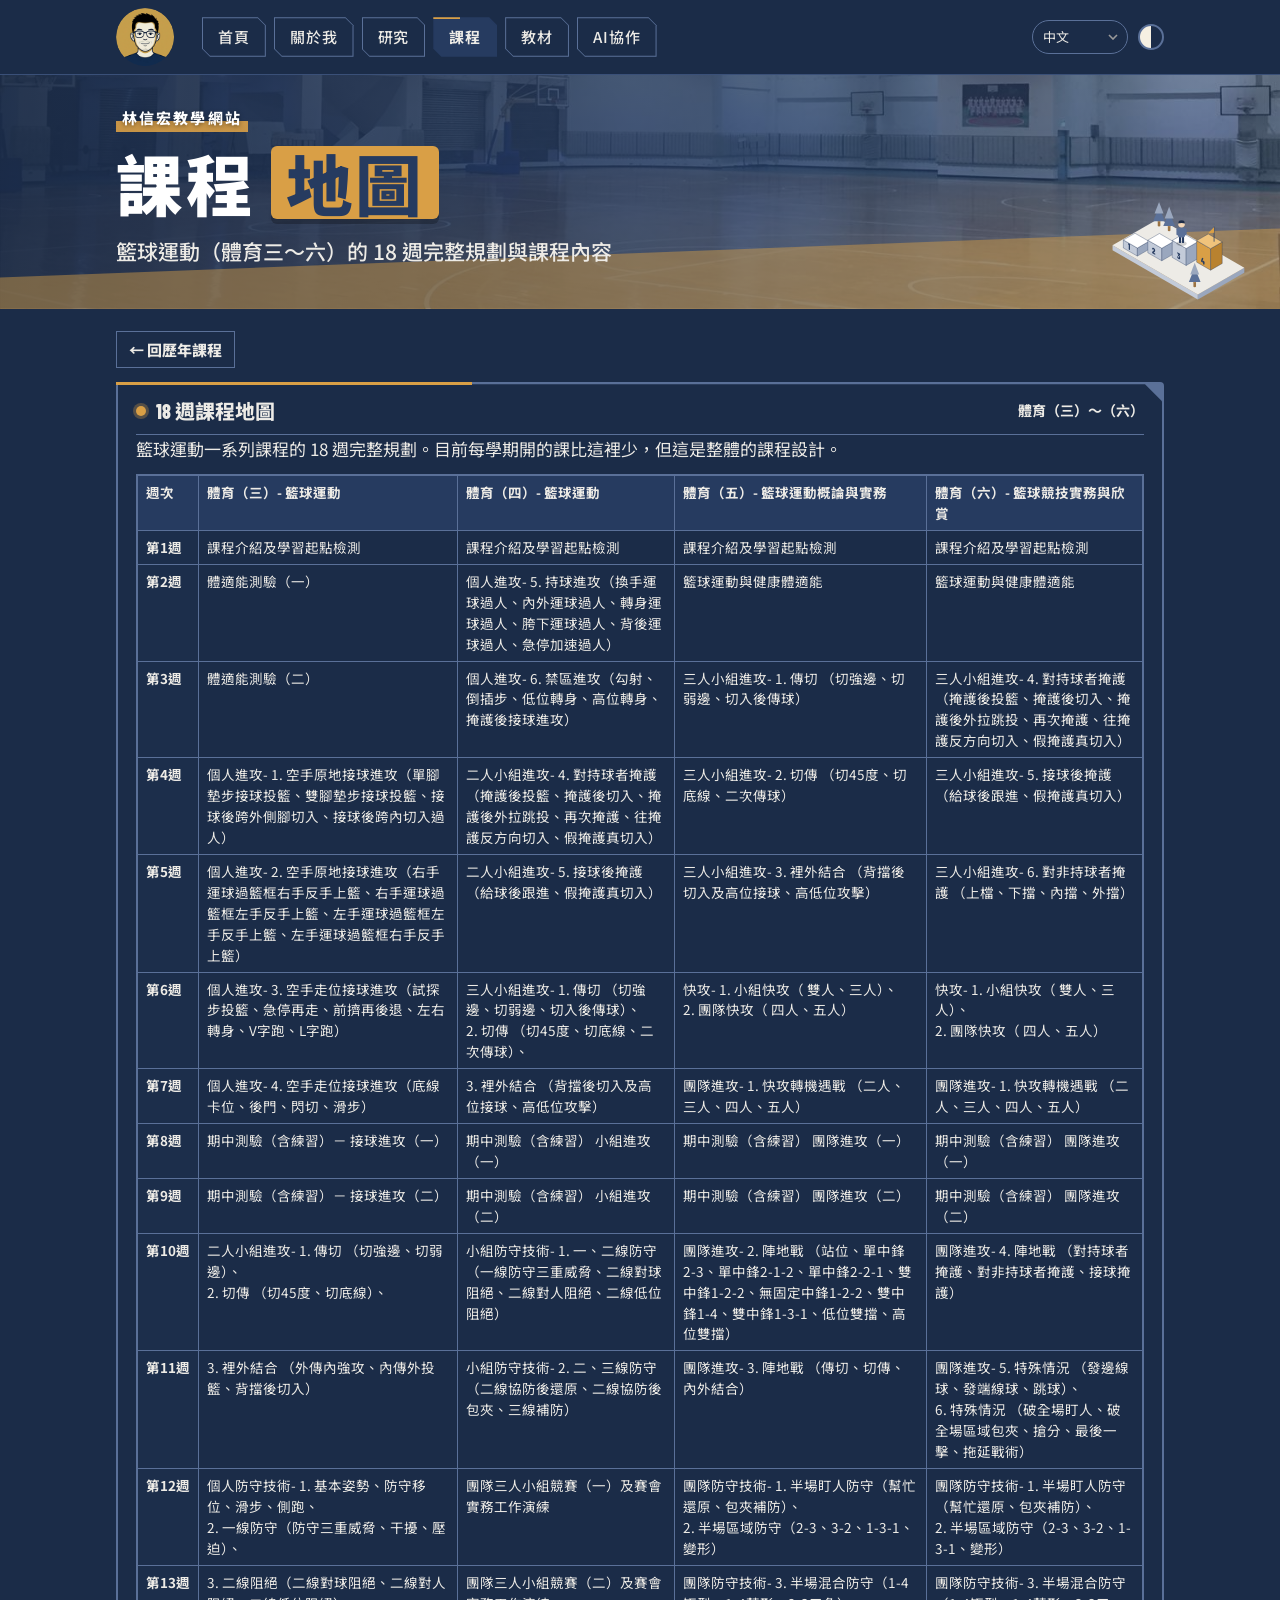
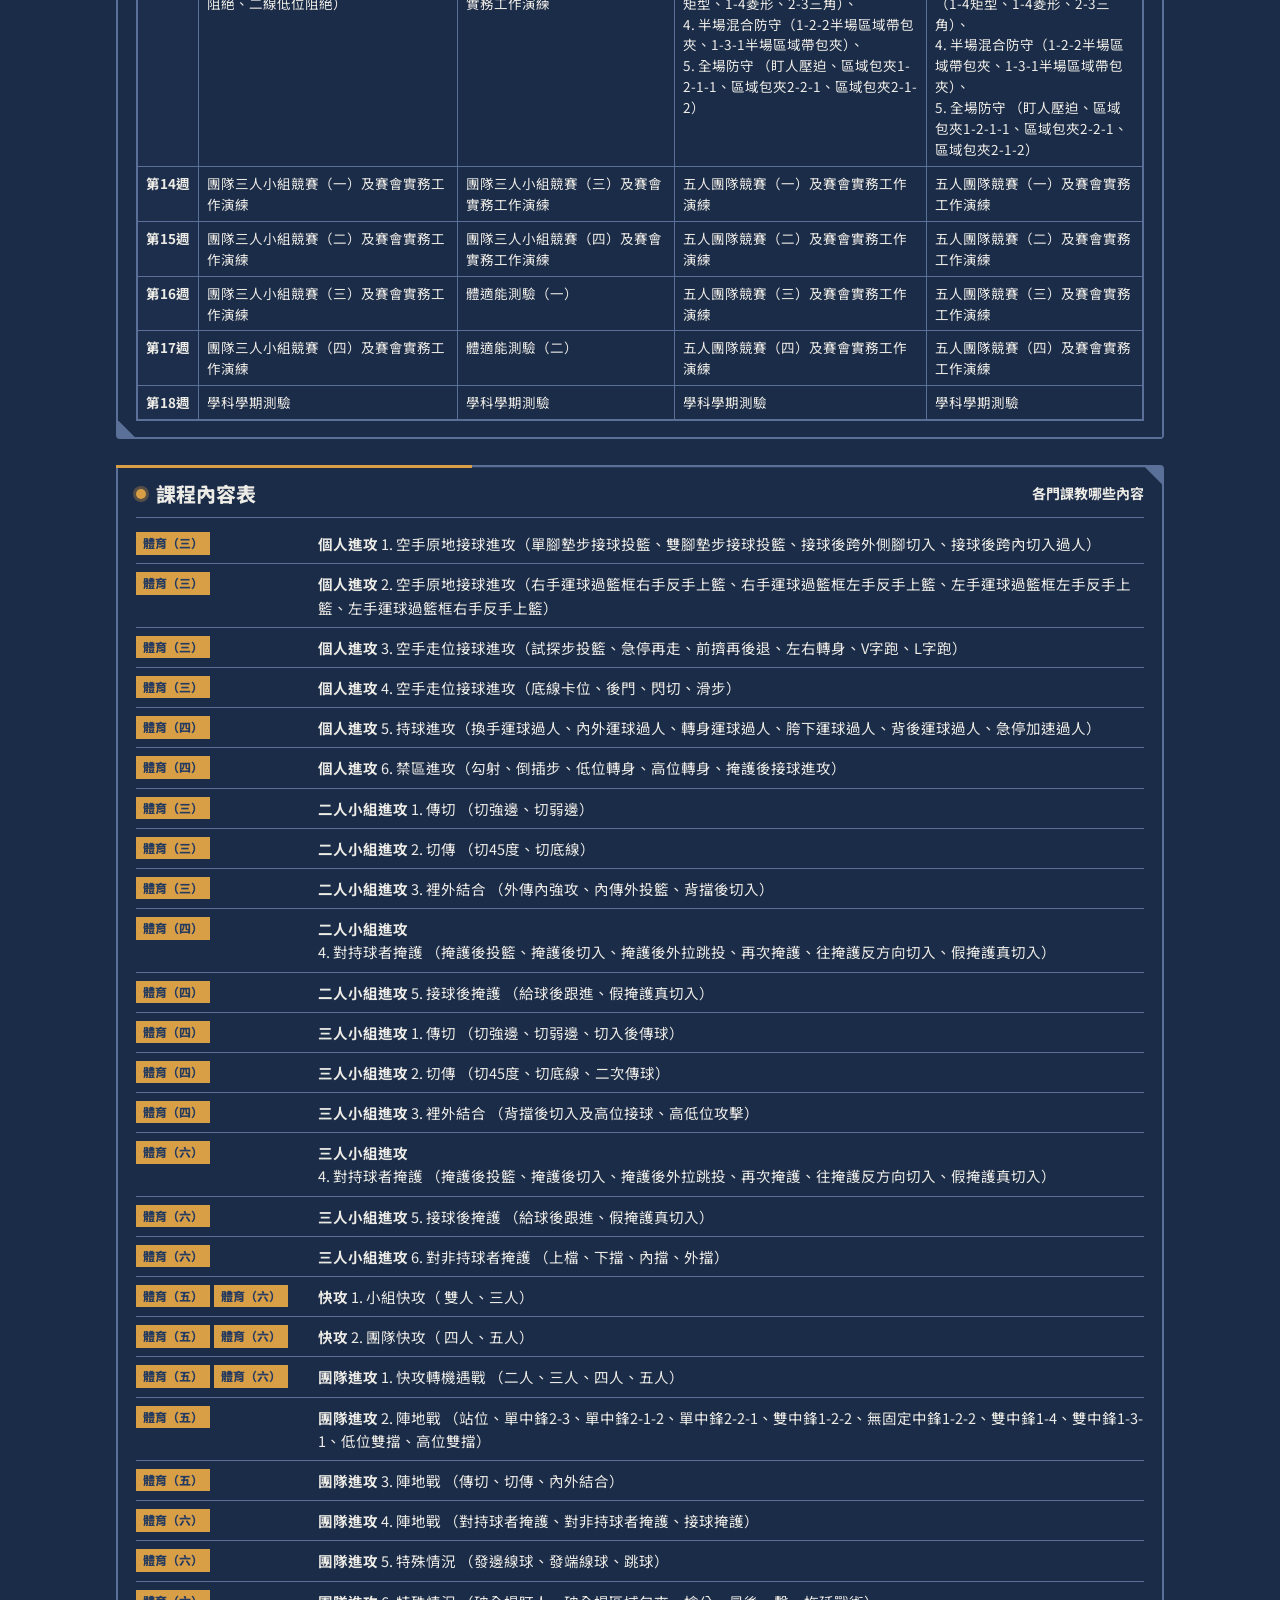
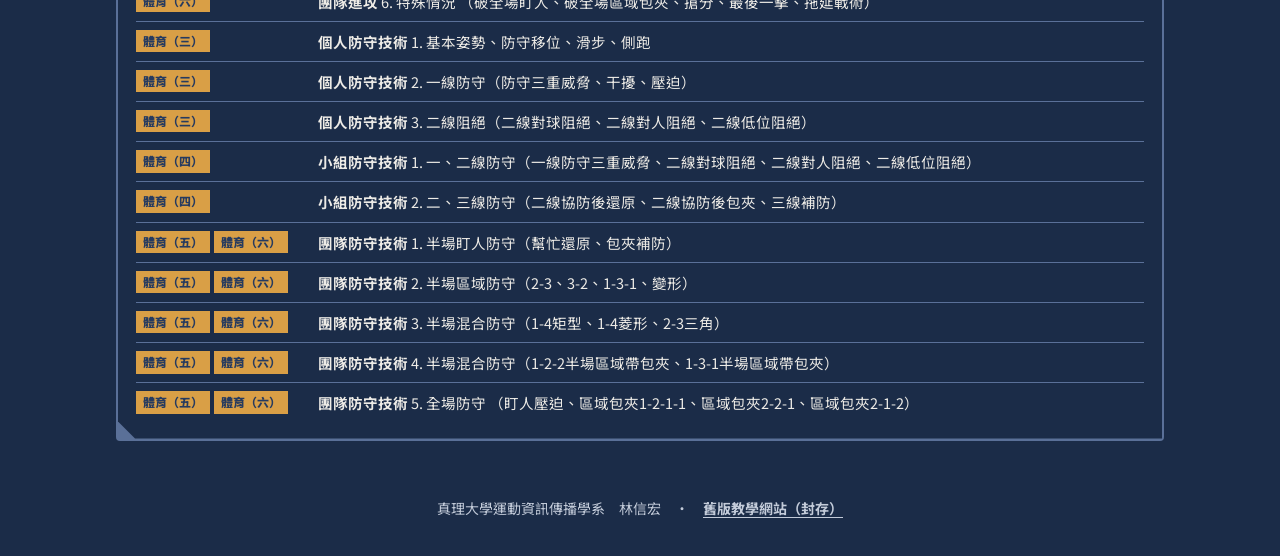
<file: coursemap.html>
<!doctype html>
<html lang="zh-Hant">
<head>
<meta charset="utf-8">
<meta name="viewport" content="width=device-width,initial-scale=1,viewport-fit=cover">
<title>課程地圖｜林信宏教學網站</title>
<meta name="description" content="籃球運動（體育三～六）18 週課程地圖與各課程教學內容。">
<meta name="theme-color" content="#263b60">
<link rel="canonical" href="https://hhlin65.github.io/coursemap.html">
<meta property="og:type" content="website"><meta property="og:site_name" content="林信宏教學網站"><meta property="og:locale" content="zh_TW">
<meta property="og:title" content="課程地圖｜林信宏教學網站"><meta property="og:description" content="籃球運動（體育三～六）18 週課程地圖與各課程教學內容。"><meta property="og:url" content="https://hhlin65.github.io/coursemap.html"><meta property="og:image" content="https://hhlin65.github.io/assets/img/og.jpg">
<meta name="twitter:card" content="summary_large_image">
<link rel="icon" type="image/png" href="assets/img/favicon.png"><link rel="apple-touch-icon" href="assets/img/apple-touch-icon.png">
<script>try{var _t=localStorage.getItem("theme");if(_t!=="light"&&_t!=="dark")_t="dark";document.documentElement.setAttribute("data-theme",_t)}catch(e){document.documentElement.setAttribute("data-theme","dark")}</script>
<link rel="preconnect" href="https://fonts.googleapis.com"><link rel="preconnect" href="https://fonts.gstatic.com" crossorigin>
<link rel="stylesheet" href="https://fonts.googleapis.com/css2?family=Barlow+Condensed:wght@600;700;800&family=Caveat:wght@700&family=Noto+Sans+TC:wght@400;500;700;800&family=Noto+Sans:wght@400;500;700;800&family=Noto+Sans+JP:wght@400;500;700;800&display=swap">
<link rel="stylesheet" href="assets/css/coursemap.css?v=20261115g">
</head>
<body>
<header class="top"><div class="wrap">
  <a class="brand" href="index.html" aria-label="首頁"><img src="assets/img/avatar-d52c3fb4.png" alt="林信宏" width="116" height="116"></a>
  <div class="langs"><select aria-label="Language" title="Language"><option value="zh">中文</option><option value="en">English</option><option value="ja">日本語</option><option value="vi">Tiếng Việt</option></select></div><button id="themebtn" class="themebtn" type="button" aria-label="切換淺色或深色"></button>
  <nav><a href="index.html">首頁</a><a href="about.html">關於我</a><a href="research.html">研究</a><a class="on" href="courses.html">課程</a><a class="nx" href="materials.html">教材</a><a class="nx" href="ai.html">AI協作</a><a class="nmb" href="#more" role="button" aria-haspopup="true" aria-expanded="false">更多</a><span class="nmm" hidden><a href="materials.html">教材</a><a href="ai.html">AI協作</a></span></nav>
</div></header>

<section class="hero photo" id="heroB"><div class="wrap"><div class="hw"><div class="hx">
    <div class="eyebrow">林信宏教學網站</div>
    <h1>課程<em>地圖</em></h1>
    <p class="hook">籃球運動（體育三～六）的 18 週完整規劃與課程內容</p>
  </div><div class="art"><svg class="isoart" viewBox="-157 -129 427 376" role="img" aria-label="課程地圖等距插圖：四階逐步升高的方塊標示 1 到 4，頂端插著旗幟，教師拾級而上" xmlns="http://www.w3.org/2000/svg"><title>課程地圖等距插圖：四階逐步升高的方塊標示 1 到 4，頂端插著旗幟，教師拾級而上</title><polygon points="-135.1,78.0 112.6,221.0 112.6,206.7 -135.1,63.7" fill="#C3CBD9"/><polygon points="247.7,143.0 112.6,221.0 112.6,206.7 247.7,128.7" fill="#9AA7BE"/><polygon points="0.0,-14.3 247.7,128.7 112.6,206.7 -135.1,63.7" fill="#EDEBE6"/><polygon points="-103.6,71.5 -63.0,94.9 -63.0,71.5 -103.6,48.1" fill="#C3CBD9" stroke="#263b60" stroke-width="1" stroke-linejoin="round"/><polygon points="-29.3,75.4 -63.0,94.9 -63.0,71.5 -29.3,52.0" fill="#9AA7BE" stroke="#263b60" stroke-width="1" stroke-linejoin="round"/><polygon points="-69.8,28.6 -29.3,52.0 -63.0,71.5 -103.6,48.1" fill="#FFFFFF" stroke="#263b60" stroke-width="1" stroke-linejoin="round"/><g transform="matrix(22.517 13.000 0 26.000 -91.2 73.4)"><text x="0" y="0" font-family="Barlow Condensed,Noto Sans TC,sans-serif" font-weight="800" font-size="0.95" fill="#263b60">1</text></g><polygon points="-32.6,85.2 7.9,108.5 7.9,72.2 -32.6,48.8" fill="#C3CBD9" stroke="#263b60" stroke-width="1" stroke-linejoin="round"/><polygon points="41.7,89.1 7.9,108.5 7.9,72.2 41.7,52.7" fill="#9AA7BE" stroke="#263b60" stroke-width="1" stroke-linejoin="round"/><polygon points="1.1,29.3 41.7,52.7 7.9,72.2 -32.6,48.8" fill="#FFFFFF" stroke="#263b60" stroke-width="1" stroke-linejoin="round"/><g transform="matrix(22.517 13.000 0 26.000 -20.3 87.1)"><text x="0" y="0" font-family="Barlow Condensed,Noto Sans TC,sans-serif" font-weight="800" font-size="0.95" fill="#263b60">2</text></g><polygon points="38.3,98.8 78.8,122.2 78.8,72.8 38.3,49.4" fill="#C3CBD9" stroke="#263b60" stroke-width="1" stroke-linejoin="round"/><polygon points="112.6,102.7 78.8,122.2 78.8,72.8 112.6,53.3" fill="#9AA7BE" stroke="#263b60" stroke-width="1" stroke-linejoin="round"/><polygon points="72.1,29.9 112.6,53.3 78.8,72.8 38.3,49.4" fill="#FFFFFF" stroke="#263b60" stroke-width="1" stroke-linejoin="round"/><g transform="matrix(22.517 13.000 0 26.000 50.7 100.8)"><text x="0" y="0" font-family="Barlow Condensed,Noto Sans TC,sans-serif" font-weight="800" font-size="0.95" fill="#263b60">3</text></g><polygon points="109.2,112.5 149.7,135.8 149.7,73.5 109.2,50.0" fill="#d99f46" stroke="#263b60" stroke-width="1" stroke-linejoin="round"/><polygon points="183.5,116.4 149.7,135.8 149.7,73.5 183.5,54.0" fill="#b9822f" stroke="#263b60" stroke-width="1" stroke-linejoin="round"/><polygon points="143.0,30.5 183.5,54.0 149.7,73.5 109.2,50.0" fill="#F0C37B" stroke="#263b60" stroke-width="1" stroke-linejoin="round"/><g transform="matrix(22.517 13.000 0 26.000 121.6 114.4)"><text x="0" y="0" font-family="Barlow Condensed,Noto Sans TC,sans-serif" font-weight="800" font-size="0.95" fill="#263b60">4</text></g><polyline points="159.9,52.0 159.9,10.4" fill="none" stroke="#263b60" stroke-width="2.2" stroke-linecap="round" stroke-linejoin="round" opacity="1"/><polygon points="159.9,10.4 159.9,27.3 141.9,29.4" fill="#d99f46"/><g transform="translate(65.3 57.2) scale(1.35)"><ellipse cx="0" cy="1" rx="11" ry="5" fill="#000" opacity=".18"/><rect x="-5.5" y="-14" width="4.6" height="14" rx="2" fill="#263b60"/><rect x="0.9" y="-14" width="4.6" height="14" rx="2" fill="#263b60"/><rect x="-8" y="-34" width="16" height="22" rx="6" fill="#5A7098"/><rect x="-11" y="-32" width="4" height="15" rx="2" fill="#5A7098"/><rect x="7" y="-32" width="4" height="15" rx="2" fill="#5A7098"/><circle cx="0" cy="-41" r="7.2" fill="#F3D7B8"/><path d="M-7.4 -42 a7.4 7.4 0 0 1 14.8 0 q-7 -3 -14.8 0z" fill="#1b2c48"/></g><path d="M-3.8 -6.5 L-3.8 6.5 A3.8 2.2 0 0 0 3.8 6.5 L3.8 -6.5 Z" fill="#9A7344"/><ellipse cx="0.0" cy="-6.5" rx="3.8" ry="2.2" fill="#B58A55"/><path d="M0.0 -6.5 l-17 0 l17 -42 l17 42z" fill="#5A7098"/><path d="M0.0 -6.5 l-13 0 l13 -34 l13 34z" fill="#9AA7BE" transform="translate(0 -22)"/><path d="M25.5 7.8 L25.5 20.8 A3.8 2.2 0 0 0 33.1 20.8 L33.1 7.8 Z" fill="#9A7344"/><ellipse cx="29.3" cy="7.8" rx="3.8" ry="2.2" fill="#B58A55"/><path d="M29.3 7.8 l-17 0 l17 -42 l17 42z" fill="#5A7098"/><path d="M29.3 7.8 l-13 0 l13 -34 l13 34z" fill="#9AA7BE" transform="translate(0 -22)"/><path d="M99.8 170.3 L99.8 183.3 A3.8 2.2 0 0 0 107.4 183.3 L107.4 170.3 Z" fill="#9A7344"/><ellipse cx="103.6" cy="170.3" rx="3.8" ry="2.2" fill="#B58A55"/><path d="M103.6 170.3 l-17 0 l17 -42 l17 42z" fill="#5A7098"/><path d="M103.6 170.3 l-13 0 l13 -34 l13 34z" fill="#9AA7BE" transform="translate(0 -22)"/></svg></div></div></div></section>
<main class="wrap">
  <p style="margin-top:22px"><a class="backlk" href="courses.html">← 回歷年課程</a></p>
  <article class="panel big sb" id="map" style="margin-top:14px">
    <header class="ph"><i class="led"></i><h2>18 週課程地圖</h2><span class="all">體育（三）～（六）</span></header>
    <p class="sd">籃球運動一系列課程的 18 週完整規劃。目前每學期開的課比這裡少，但這是整體的課程設計。</p>
    <div id="cmapT" class="cscroll" style="margin-top:10px"></div>
  </article>
  <article class="panel big sb" id="content" style="margin-top:26px">
    <header class="ph"><i class="led"></i><h2>課程內容表</h2><span class="all">各門課教哪些內容</span></header>
    <div id="cmapC" style="margin-top:6px"></div>
  </article>
  <footer>真理大學運動資訊傳播學系　林信宏　·　<a href="https://sites.google.com/site/hhlinspeclass/" target="_blank" rel="noopener">舊版教學網站（封存）</a></footer>
</main>
<script>
(function(){
  var r=document.documentElement,b=document.getElementById('themebtn');
  var mq=window.matchMedia('(prefers-color-scheme: dark)');
  function cur(){var t=r.getAttribute('data-theme');return t||(mq.matches?'dark':'light')}
  function label(){b.textContent=cur()==='dark'?'淺色':'深色'}
  try{var s=localStorage.getItem('theme');if(s==='dark'||s==='light')r.setAttribute('data-theme',s)}catch(e){}
  label();
  b.addEventListener('click',function(){
    var n=cur()==='dark'?'light':'dark';
    r.setAttribute('data-theme',n);
    try{localStorage.setItem('theme',n)}catch(e){}
    label();
  });
})();
</script>
<script>
(function(){
var MAP=[["","體育（三）- 籃球運動","體育（四）- 籃球運動","體育（五）- 籃球運動概論與實務","體育（六）- 籃球競技實務與欣賞"],["第1週","課程介紹及學習起點檢測","課程介紹及學習起點檢測","課程介紹及學習起點檢測","課程介紹及學習起點檢測"],["第2週","體適能測驗（一）","個人進攻- ","籃球運動與健康體適能","籃球運動與健康體適能"],["","","5. 持球進攻（換手運球過人、內外運球過人、轉身運球過人、胯下運球過人、背後運球過人、急停加速過人）"],["第3週","體適能測驗（二）","個人進攻- ","三人小組進攻- ","三人小組進攻- "],["","","6. 禁區進攻（勾射、倒插步、低位轉身、高位轉身、掩護後接球進攻）","1. 傳切 （切強邊、切弱邊、切入後傳球）","4. 對持球者掩護 （掩護後投籃、掩護後切入、掩護後外拉跳投、再次掩護、往掩護反方向切入、假掩護真切入）"],["第4週","個人進攻- ","二人小組進攻- ","三人小組進攻- ","三人小組進攻- "],["","1. 空手原地接球進攻（單腳墊步接球投籃、雙腳墊步接球投籃、接球後跨外側腳切入、接球後跨內切入過人）","4. 對持球者掩護 （掩護後投籃、掩護後切入、掩護後外拉跳投、再次掩護、往掩護反方向切入、假掩護真切入）","2. 切傳 （切45度、切底線、二次傳球）","5. 接球後掩護 （給球後跟進、假掩護真切入）"],["第5週","個人進攻- ","二人小組進攻- ","三人小組進攻- ","三人小組進攻- "],["","2. 空手原地接球進攻（右手運球過籃框右手反手上籃、右手運球過籃框左手反手上籃、左手運球過籃框左手反手上籃、左手運球過籃框右手反手上籃）","5. 接球後掩護 （給球後跟進、假掩護真切入）","3. 裡外結合 （背擋後切入及高位接球、高低位攻擊）","6. 對非持球者掩護 （上檔、下擋、內擋、外擋）"],["第6週","個人進攻- ","三人小組進攻- ","快攻- ","快攻- "],["","3. 空手走位接球進攻（試探步投籃、急停再走、前擠再後退、左右轉身、V字跑、L字跑）","1. 傳切 （切強邊、切弱邊、切入後傳球）、","1. 小組快攻（ 雙人、三人）、","1. 小組快攻（ 雙人、三人）、"],["","","2. 切傳 （切45度、切底線、二次傳球）、","2. 團隊快攻（ 四人、五人）","2. 團隊快攻（ 四人、五人）"],["第7週","個人進攻- ","3. 裡外結合 （背擋後切入及高位接球、高低位攻擊）","團隊進攻- ","團隊進攻- "],["","4. 空手走位接球進攻（底線卡位、後門、閃切、滑步）","","1. 快攻轉機遇戰 （二人、三人、四人、五人）","1. 快攻轉機遇戰 （二人、三人、四人、五人）"],["第8週","期中測驗（含練習）－ 接球進攻（一）","期中測驗（含練習） 小組進攻（一）","期中測驗（含練習） 團隊進攻（一）","期中測驗（含練習） 團隊進攻（一）"],["第9週","期中測驗（含練習）－ 接球進攻（二）","期中測驗（含練習） 小組進攻（二）","期中測驗（含練習） 團隊進攻（二）","期中測驗（含練習） 團隊進攻（二）"],["第10週","二人小組進攻- ","小組防守技術- ","團隊進攻- ","團隊進攻- "],["","1. 傳切 （切強邊、切弱邊）、","1. 一、二線防守（一線防守三重威脅、二線對球阻絕、二線對人阻絕、二線低位阻絕）","2. 陣地戰 （站位、單中鋒2-3、單中鋒2-1-2、單中鋒2-2-1、雙中鋒1-2-2、無固定中鋒1-2-2、雙中鋒1-4、雙中鋒1-3-1、低位雙擋、高位雙擋）","4. 陣地戰 （對持球者掩護、對非持球者掩護、接球掩護）"],["","2. 切傳 （切45度、切底線）、"],["第11週","3. 裡外結合 （外傳內強攻、內傳外投籃、背擋後切入）","小組防守技術- ","團隊進攻- ","團隊進攻- "],["","","2. 二、三線防守（二線協防後還原、二線協防後包夾、三線補防）","3. 陣地戰 （傳切、切傳、內外結合）","5. 特殊情況 （發邊線球、發端線球、跳球）、"],["","","","","6. 特殊情況 （破全場盯人、破全場區域包夾、搶分、最後一擊、拖延戰術）"],["第12週","個人防守技術- ","團隊三人小組競賽（一）及賽會實務工作演練","團隊防守技術- ","團隊防守技術- "],["","1. 基本姿勢、防守移位、滑步、側跑、","","1. 半場盯人防守（幫忙還原、包夾補防）、","1. 半場盯人防守（幫忙還原、包夾補防）、"],["","2. 一線防守（防守三重威脅、干擾、壓迫）、","","2. 半場區域防守（2-3、3-2、1-3-1、變形）","2. 半場區域防守（2-3、3-2、1-3-1、變形）"],["第13週","3. 二線阻絕（二線對球阻絕、二線對人阻絕、二線低位阻絕）","團隊三人小組競賽（二）及賽會實務工作演練","團隊防守技術- ","團隊防守技術- "],["","","","3. 半場混合防守（1-4矩型、1-4菱形、2-3三角）、","3. 半場混合防守（1-4矩型、1-4菱形、2-3三角）、"],["","","","4. 半場混合防守（1-2-2半場區域帶包夾、1-3-1半場區域帶包夾）、","4. 半場混合防守（1-2-2半場區域帶包夾、1-3-1半場區域帶包夾）、"],["","","","5. 全場防守 （盯人壓迫、區域包夾1-2-1-1、區域包夾2-2-1、區域包夾2-1-2）","5. 全場防守 （盯人壓迫、區域包夾1-2-1-1、區域包夾2-2-1、區域包夾2-1-2）"],["第14週","團隊三人小組競賽（一）及賽會實務工作演練","團隊三人小組競賽（三）及賽會實務工作演練","五人團隊競賽（一）及賽會實務工作演練 ","五人團隊競賽（一）及賽會實務工作演練 "],["第15週","團隊三人小組競賽（二）及賽會實務工作演練","團隊三人小組競賽（四）及賽會實務工作演練","五人團隊競賽（二）及賽會實務工作演練 ","五人團隊競賽（二）及賽會實務工作演練 "],["第16週","團隊三人小組競賽（三）及賽會實務工作演練","體適能測驗（一）","五人團隊競賽（三）及賽會實務工作演練 ","五人團隊競賽（三）及賽會實務工作演練 "],["第17週","團隊三人小組競賽（四）及賽會實務工作演練","體適能測驗（二）","五人團隊競賽（四）及賽會實務工作演練 ","五人團隊競賽（四）及賽會實務工作演練 "],["第18週","學科學期測驗","學科學期測驗","學科學期測驗","學科學期測驗"]];
var CT=[["體育（一）、體育（二）","基礎動作- 球感、移動、投籃、傳球、運球"],["體育（三）- 籃球運動","個人進攻- 1. 空手原地接球進攻（單腳墊步接球投籃、雙腳墊步接球投籃、接球後跨外側腳切入、接球後跨內切入過人）"],["體育（三）- 籃球運動","個人進攻- 2. 空手原地接球進攻（右手運球過籃框右手反手上籃、右手運球過籃框左手反手上籃、左手運球過籃框左手反手上籃、左手運球過籃框右手反手上籃）"],["體育（三）- 籃球運動","個人進攻- 3. 空手走位接球進攻（試探步投籃、急停再走、前擠再後退、左右轉身、V字跑、L字跑）"],["體育（三）- 籃球運動","個人進攻- 4. 空手走位接球進攻（底線卡位、後門、閃切、滑步）"],["體育（四）- 籃球運動","個人進攻- 5. 持球進攻（換手運球過人、內外運球過人、轉身運球過人、胯下運球過人、背後運球過人、急停加速過人）"],["體育（四）- 籃球運動","個人進攻- 6. 禁區進攻（勾射、倒插步、低位轉身、高位轉身、掩護後接球進攻）"],["體育（三）- 籃球運動","二人小組進攻- 1. 傳切 （切強邊、切弱邊）"],["體育（三）- 籃球運動","二人小組進攻- 2. 切傳 （切45度、切底線）"],["體育（三）- 籃球運動","二人小組進攻- 3. 裡外結合 （外傳內強攻、內傳外投籃、背擋後切入）"],["體育（四）- 籃球運動","二人小組進攻- 4. 對持球者掩護 （掩護後投籃、掩護後切入、掩護後外拉跳投、再次掩護、往掩護反方向切入、假掩護真切入）"],["體育（四）- 籃球運動","二人小組進攻- 5. 接球後掩護 （給球後跟進、假掩護真切入）"],["體育（四）- 籃球運動","三人小組進攻- 1. 傳切 （切強邊、切弱邊、切入後傳球）"],["體育（四）- 籃球運動","三人小組進攻- 2. 切傳 （切45度、切底線、二次傳球）"],["體育（四）- 籃球運動、","三人小組進攻- 3. 裡外結合 （背擋後切入及高位接球、高低位攻擊）"],["體育（六）- 籃球競技實務與欣賞","三人小組進攻- 4. 對持球者掩護 （掩護後投籃、掩護後切入、掩護後外拉跳投、再次掩護、往掩護反方向切入、假掩護真切入）"],["體育（六）- 籃球競技實務與欣賞","三人小組進攻- 5. 接球後掩護 （給球後跟進、假掩護真切入）"],["體育（六）- 籃球競技實務與欣賞","三人小組進攻- 6. 對非持球者掩護 （上檔、下擋、內擋、外擋）"],["體育（五）- 籃球運動概論與實務、體育（六）- 籃球競技實務與欣賞","快攻- 1. 小組快攻（ 雙人、三人）"],["體育（五）- 籃球運動概論與實務、體育（六）- 籃球競技實務與欣賞","快攻- 2. 團隊快攻（ 四人、五人）"],["體育（五）- 籃球運動概論與實務、體育（六）- 籃球競技實務與欣賞","團隊進攻- 1. 快攻轉機遇戰 （二人、三人、四人、五人）"],["體育（五）- 籃球運動概論與實務","團隊進攻- 2. 陣地戰 （站位、單中鋒2-3、單中鋒2-1-2、單中鋒2-2-1、雙中鋒1-2-2、無固定中鋒1-2-2、雙中鋒1-4、雙中鋒1-3-1、低位雙擋、高位雙擋）"],["體育（五）- 籃球運動概論與實務","團隊進攻- 3. 陣地戰 （傳切、切傳、內外結合）"],["體育（六）- 籃球競技實務與欣賞","團隊進攻- 4. 陣地戰 （對持球者掩護、對非持球者掩護、接球掩護）"],["體育（六）- 籃球競技實務與欣賞","團隊進攻- 5. 特殊情況 （發邊線球、發端線球、跳球）"],["體育（六）- 籃球競技實務與欣賞","團隊進攻- 6. 特殊情況 （破全場盯人、破全場區域包夾、搶分、最後一擊、拖延戰術）"],["體育（三）- 籃球運動","個人防守技術- 1. 基本姿勢、防守移位、滑步、側跑"],["體育（三）- 籃球運動","個人防守技術- 2. 一線防守（防守三重威脅、干擾、壓迫）"],["體育（三）- 籃球運動","個人防守技術- 3. 二線阻絕（二線對球阻絕、二線對人阻絕、二線低位阻絕）"],["體育（四）- 籃球運動","小組防守技術- 1. 一、二線防守（一線防守三重威脅、二線對球阻絕、二線對人阻絕、二線低位阻絕）"],["體育（四）- 籃球運動","小組防守技術- 2. 二、三線防守（二線協防後還原、二線協防後包夾、三線補防）"],["體育（五）- 籃球運動概論與實務、體育（六）- 籃球競技實務與欣賞","團隊防守技術- 1. 半場盯人防守（幫忙還原、包夾補防）"],["體育（五）- 籃球運動概論與實務、體育（六）- 籃球競技實務與欣賞","團隊防守技術- 2. 半場區域防守（2-3、3-2、1-3-1、變形）"],["體育（五）- 籃球運動概論與實務、體育（六）- 籃球競技實務與欣賞","團隊防守技術- 3. 半場混合防守（1-4矩型、1-4菱形、2-3三角）"],["體育（五）- 籃球運動概論與實務、體育（六）- 籃球競技實務與欣賞","團隊防守技術- 4. 半場混合防守（1-2-2半場區域帶包夾、1-3-1半場區域帶包夾）"],["體育（五）- 籃球運動概論與實務、體育（六）- 籃球競技實務與欣賞","團隊防守技術- 5. 全場防守 （盯人壓迫、區域包夾1-2-1-1、區域包夾2-2-1、區域包夾2-1-2）"]];
function esc(x){return String(x).replace(/&/g,'&amp;').replace(/</g,'&lt;')}
var wk=[];
for(var r=1;r<MAP.length;r++){var row=MAP[r];if(/^第/.test(row[0])){wk.push({w:row[0],c:[[],[],[],[]]})}
 for(var c=0;c<4;c++){var v=(row[c+1]||'').replace(/\s+$/,'');if(v&&wk.length)wk[wk.length-1].c[c].push(v)}}
function join(a){var o=[];a.forEach(function(x){if(o.length&&/-\s*$/.test(o[o.length-1]))o[o.length-1]+=' '+x;else o.push(x)});return o}
var h='<table class="cmt"><thead><tr><th>週次</th>';for(var c=1;c<5;c++)h+='<th>'+esc(MAP[0][c])+'</th>';h+='</tr></thead><tbody>';
wk.forEach(function(w){h+='<tr><th class="wl">'+esc(w.w)+'</th>';w.c.forEach(function(cell){h+='<td>'+join(cell).map(esc).join('<br>')+'</td>'});h+='</tr>'});
h+='</tbody></table>';
document.getElementById('cmapT').innerHTML=h;
var g='';CT.slice(1).forEach(function(r){var cs=(r[0]||'').replace(/、$/,'').split(/、(?=體育)/);var t=(r[1]||'');if(!t)return;var i=t.indexOf('- ');var cat=i>0?t.slice(0,i):'',body=i>0?t.slice(i+2):t;
 g+='<li><div class="ct">'+cs.map(function(x){return '<span class="tg">'+esc(x.replace(/- 籃球.*$/,'').replace(/^體育/,'體育'))+'</span>'}).join('')+'</div><div class="cb"><b>'+esc(cat)+'</b> '+esc(body)+'</div></li>'});
document.getElementById('cmapC').innerHTML='<ul class="clist">'+g+'</ul>';
})();
</script>
<script src="assets/js/site.js?v=20261115g" defer></script>
<script src="assets/js/i18n.js?v=20261117g" defer></script>
</body>
</html>
</file>
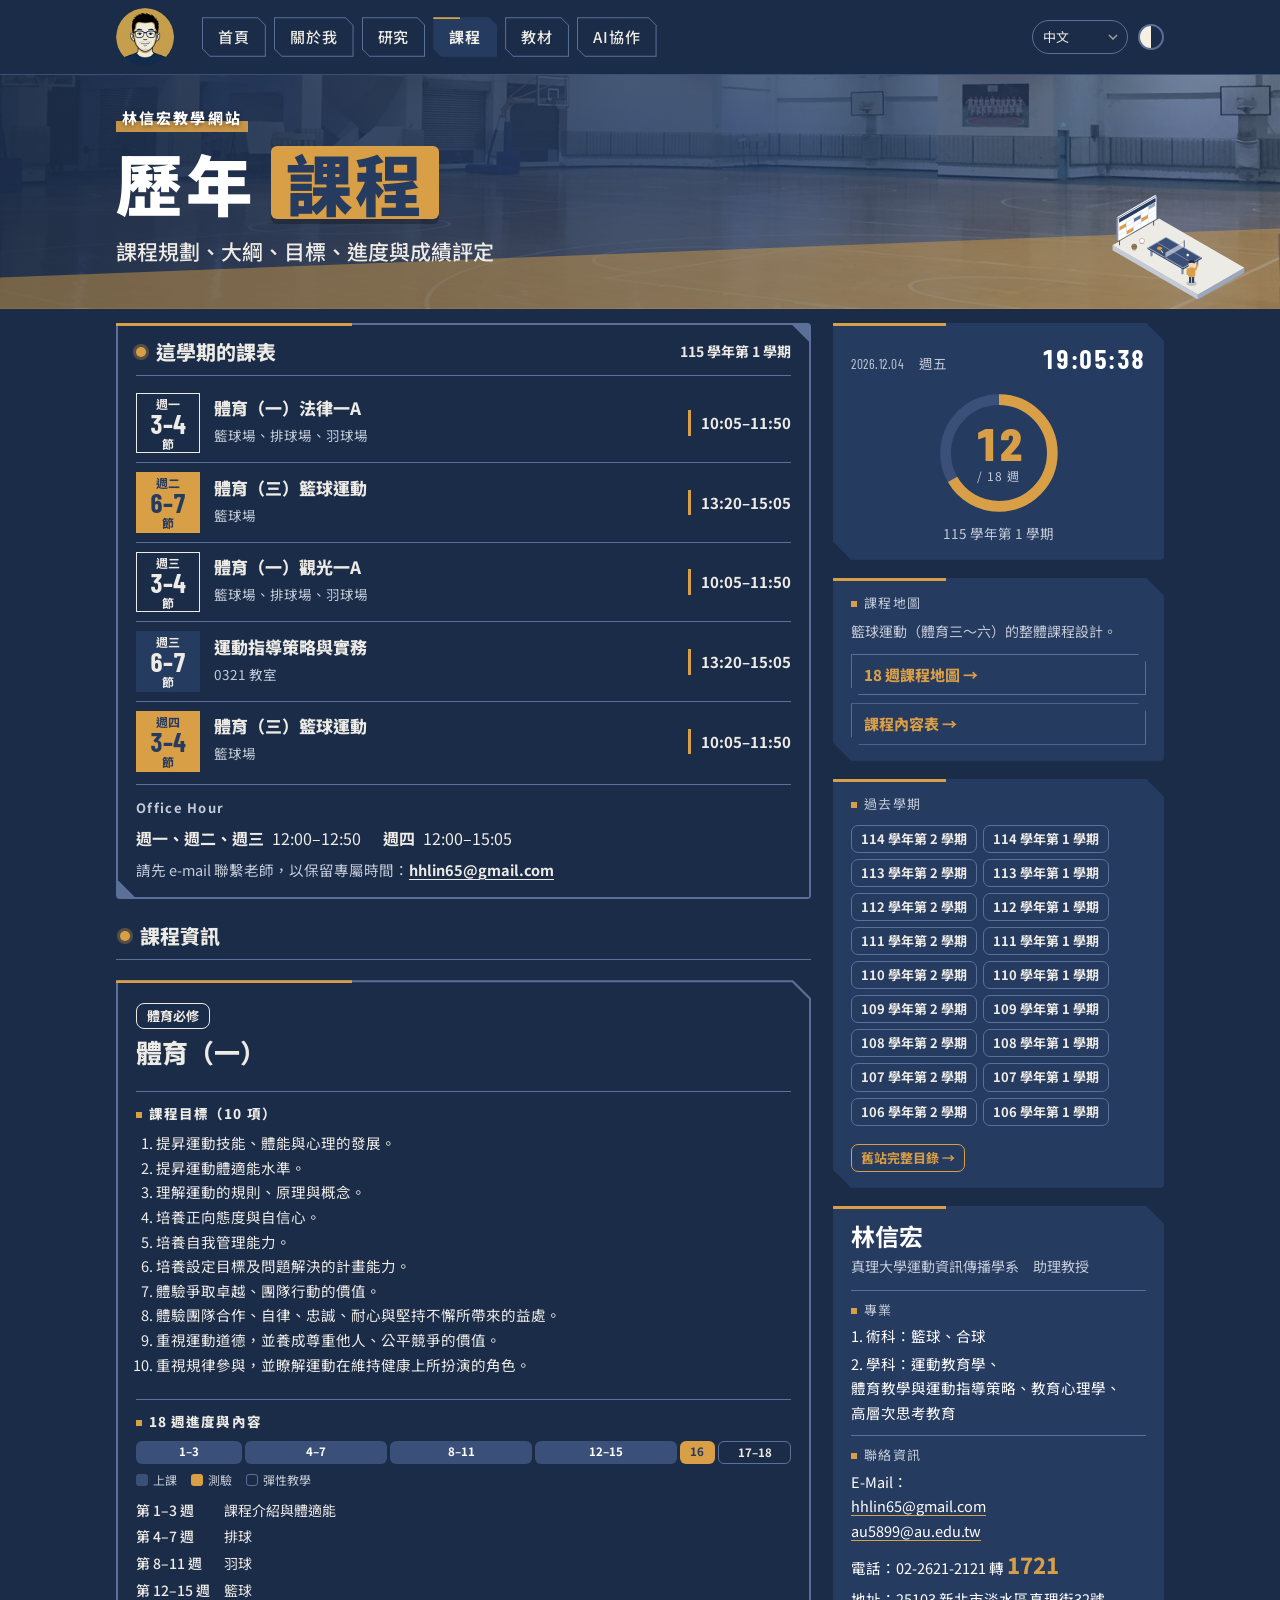
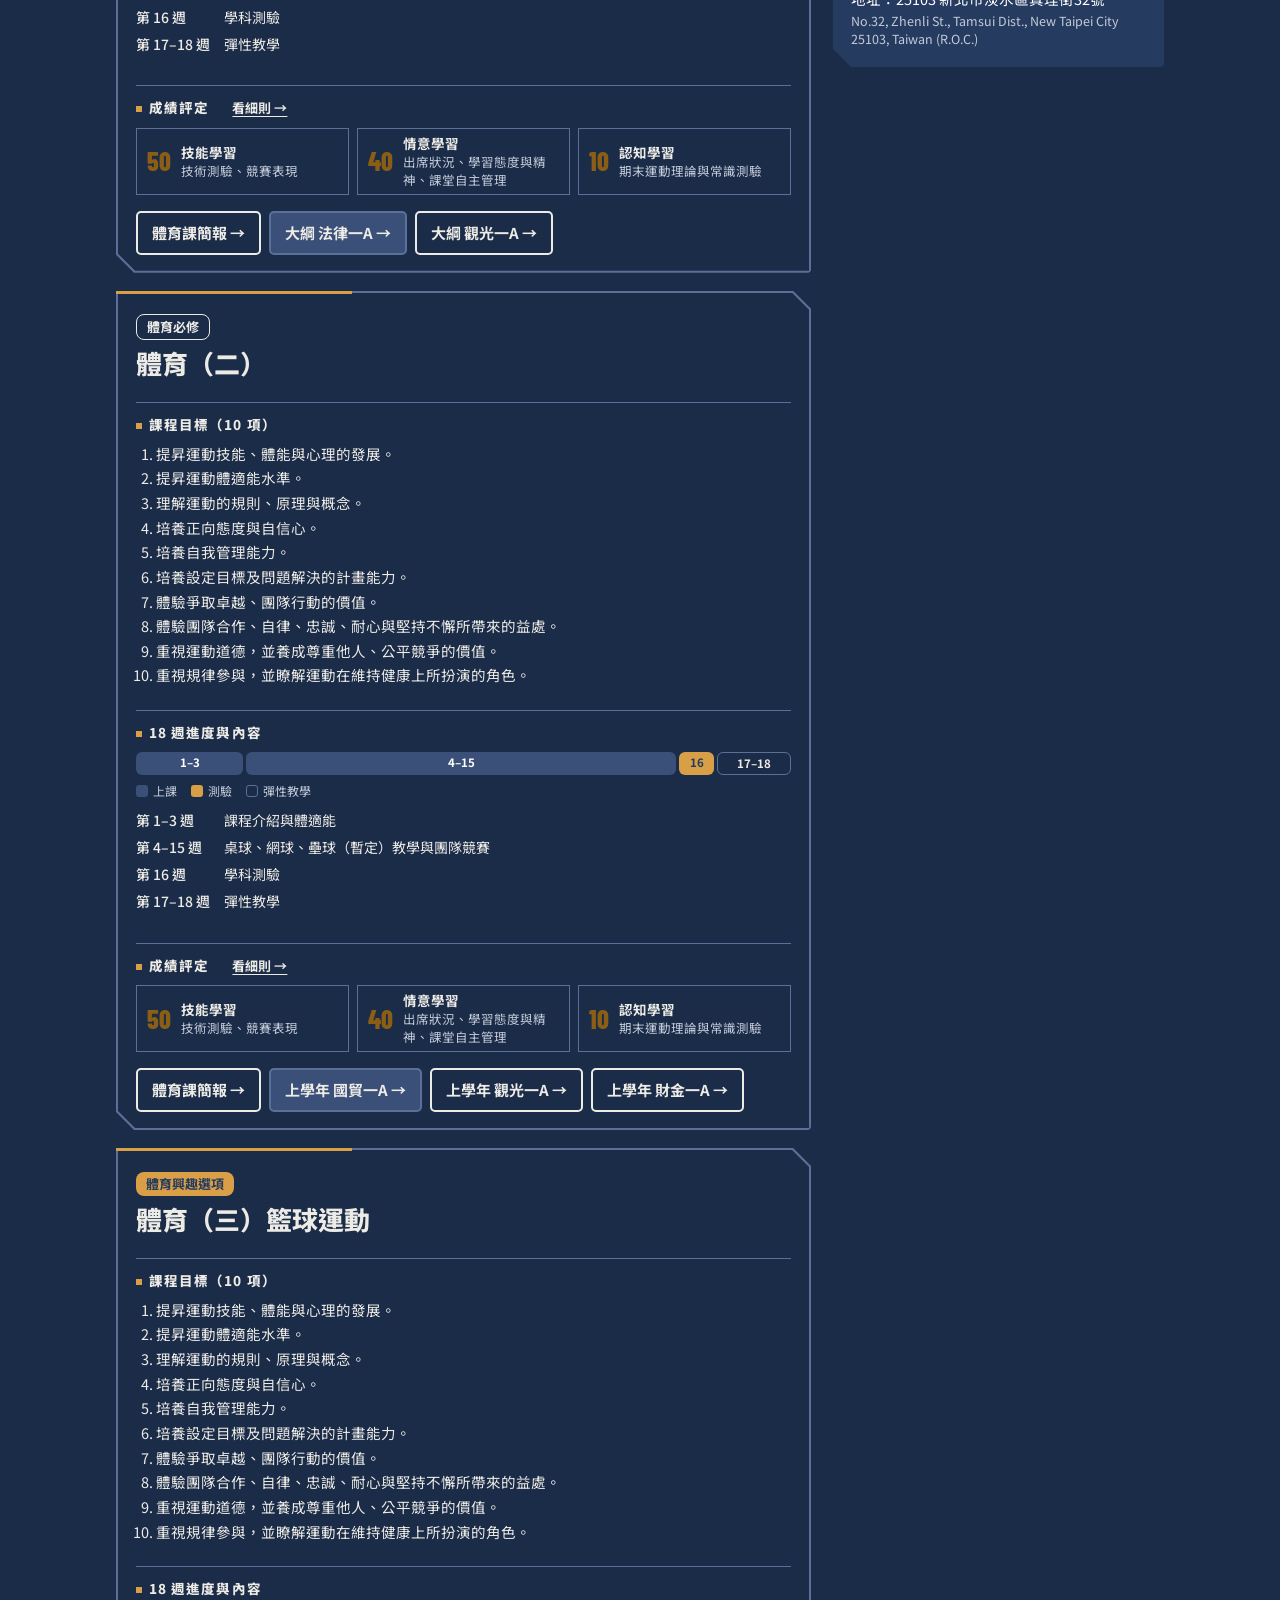
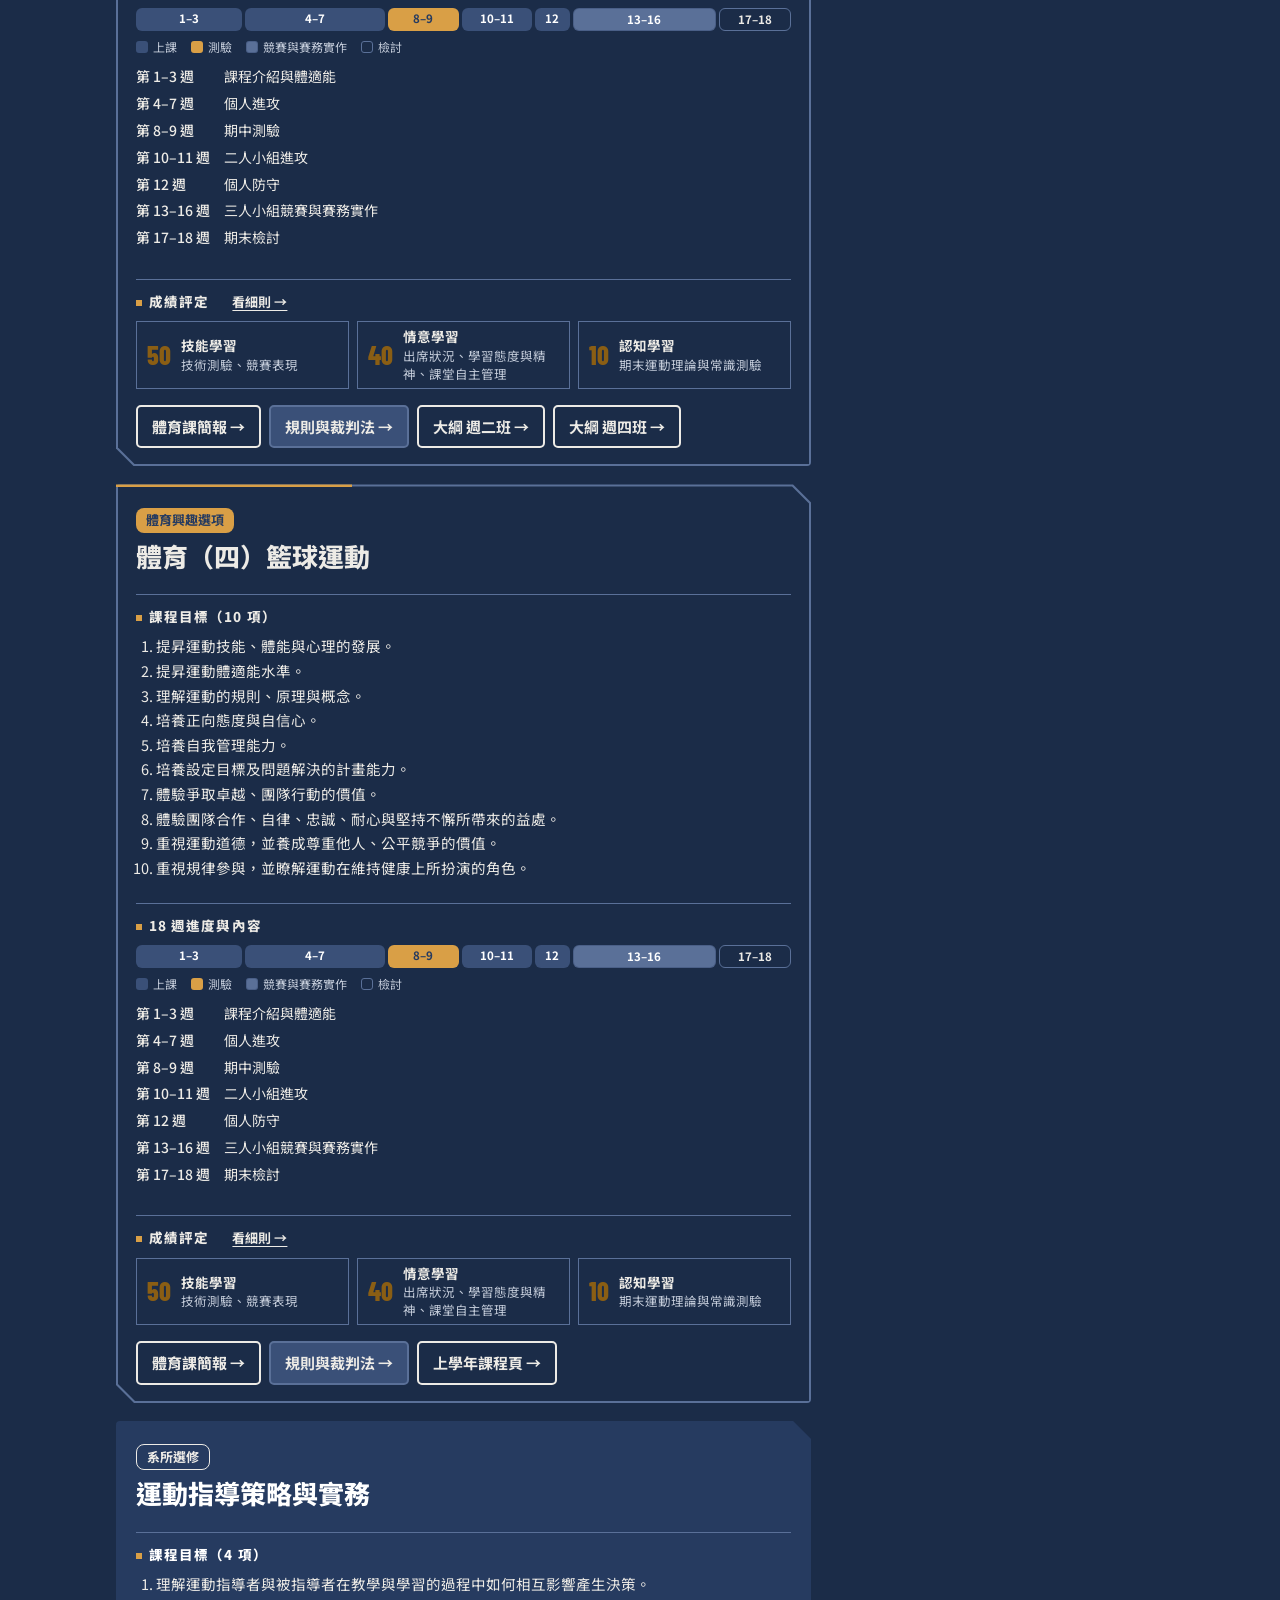
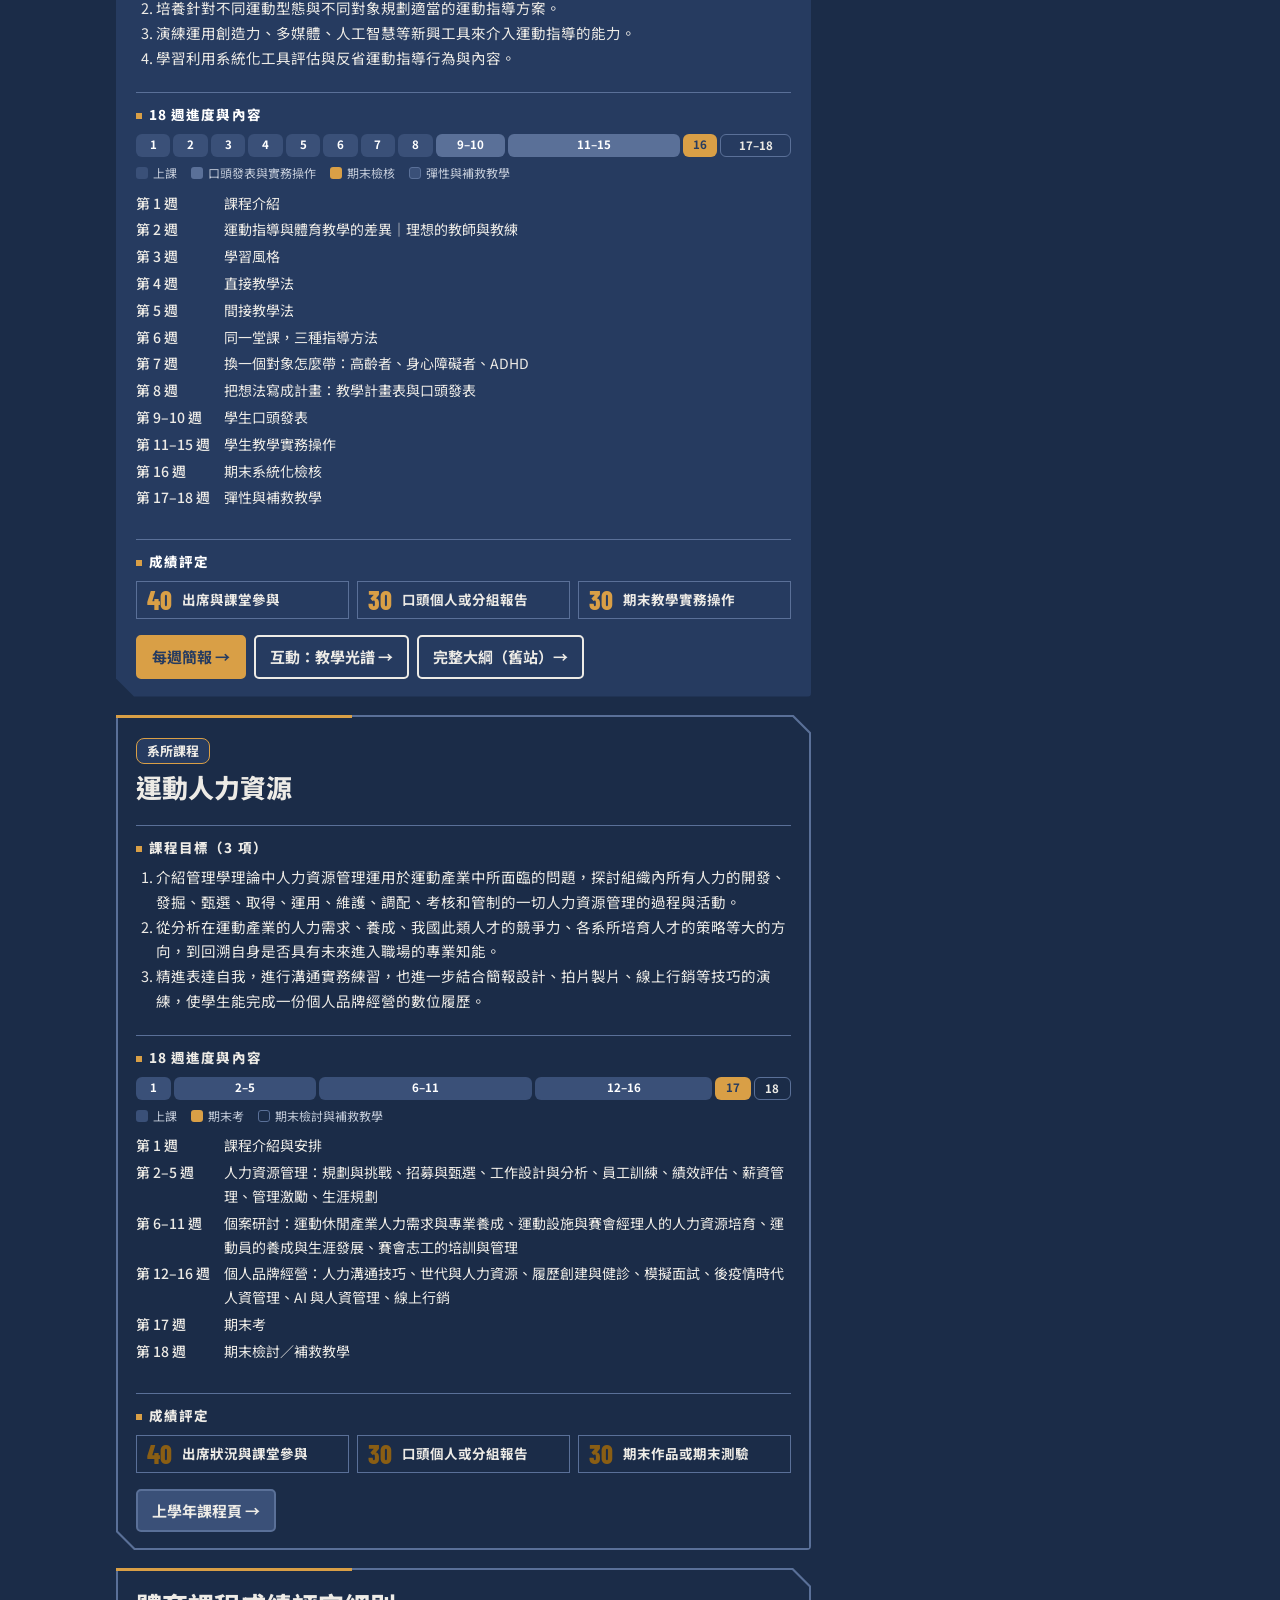
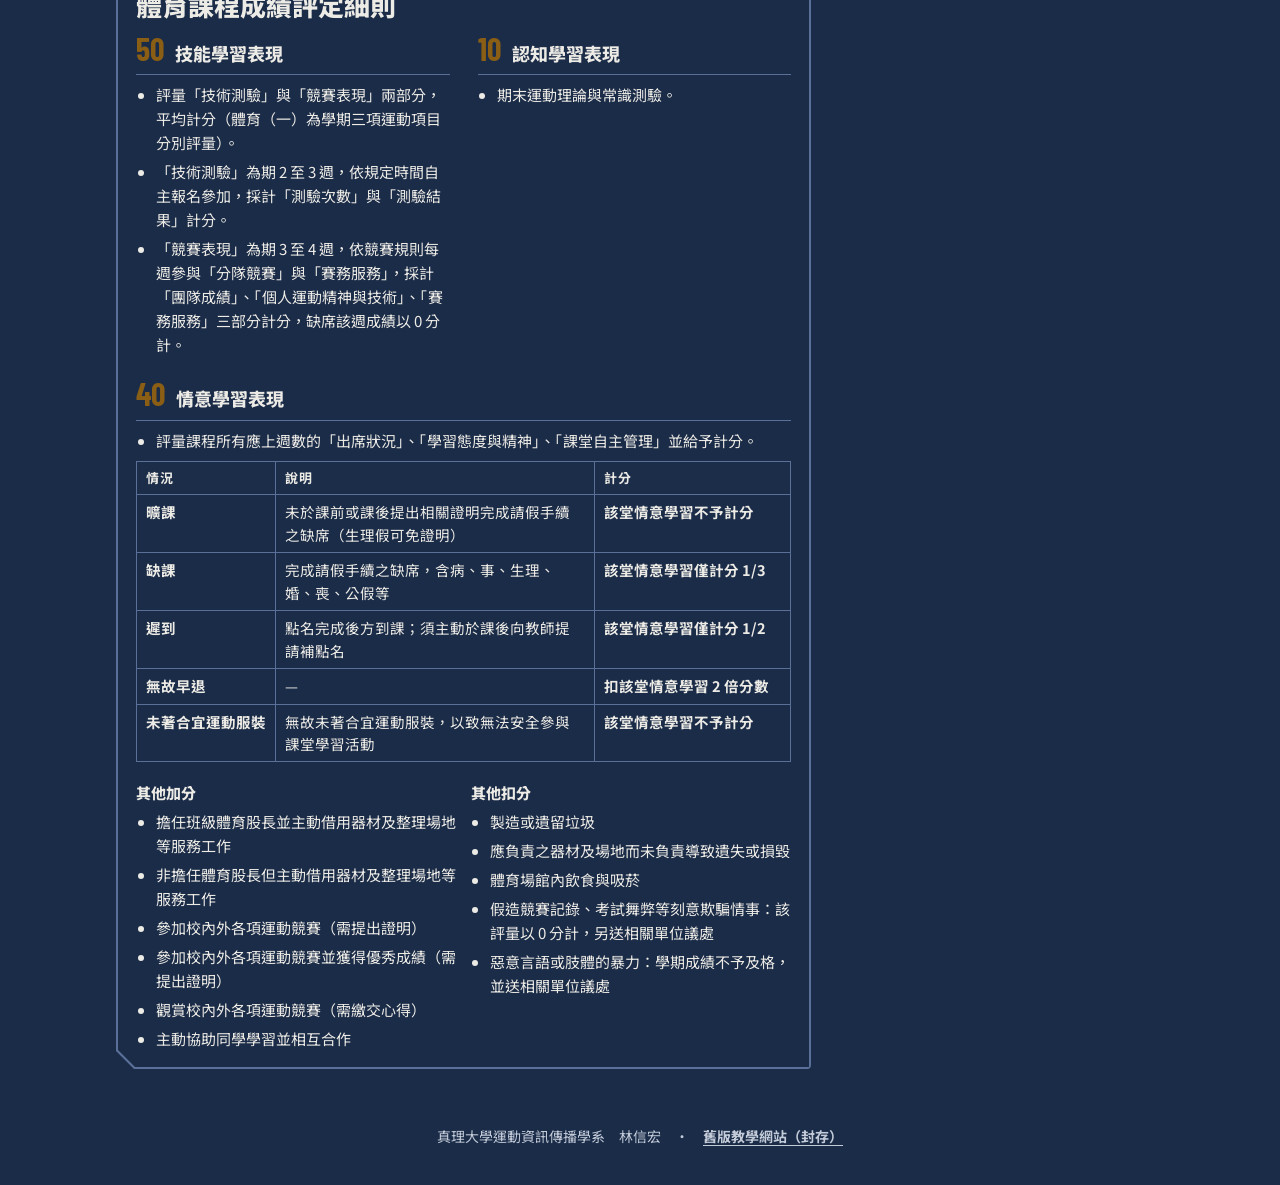
<file: courses.html>
<!doctype html>
<html lang="zh-Hant">
<head>
<meta charset="utf-8">
<meta name="viewport" content="width=device-width,initial-scale=1,viewport-fit=cover">
<title>歷年課程｜林信宏教學網站</title>
<meta name="description" content="體育、運動指導策略與實務、運動人力資源等課程的規劃、大綱、成績評定與歷年學期資訊。">
<meta name="theme-color" content="#263b60">
<link rel="canonical" href="https://hhlin65.github.io/courses.html">
<meta property="og:type" content="website"><meta property="og:site_name" content="林信宏教學網站"><meta property="og:locale" content="zh_TW">
<meta property="og:title" content="歷年課程｜林信宏教學網站"><meta property="og:description" content="體育、運動指導策略與實務、運動人力資源等課程的規劃、大綱、成績評定與歷年學期資訊。"><meta property="og:url" content="https://hhlin65.github.io/courses.html"><meta property="og:image" content="https://hhlin65.github.io/assets/img/og.jpg">
<meta name="twitter:card" content="summary_large_image">
<link rel="icon" type="image/png" href="assets/img/favicon.png"><link rel="apple-touch-icon" href="assets/img/apple-touch-icon.png">
<script>try{var _t=localStorage.getItem("theme");if(_t!=="light"&&_t!=="dark")_t="dark";document.documentElement.setAttribute("data-theme",_t)}catch(e){document.documentElement.setAttribute("data-theme","dark")}</script>
<link rel="preconnect" href="https://fonts.googleapis.com"><link rel="preconnect" href="https://fonts.gstatic.com" crossorigin>
<link rel="stylesheet" href="https://fonts.googleapis.com/css2?family=Barlow+Condensed:wght@600;700;800&family=Caveat:wght@700&family=Noto+Sans+TC:wght@400;500;700;800&family=Noto+Sans:wght@400;500;700;800&family=Noto+Sans+JP:wght@400;500;700;800&display=swap">
<link rel="stylesheet" href="assets/css/courses.css?v=20261115g">
</head>
<body>
<header class="top"><div class="wrap">
  <a class="brand" href="index.html" aria-label="首頁"><img src="assets/img/avatar-d52c3fb4.png" alt="林信宏" width="116" height="116"></a>
  <div class="langs"><select aria-label="Language" title="Language"><option value="zh">中文</option><option value="en">English</option><option value="ja">日本語</option><option value="vi">Tiếng Việt</option></select></div><button id="themebtn" class="themebtn" type="button" aria-label="切換淺色或深色"></button>
  <nav><a href="index.html">首頁</a><a href="about.html">關於我</a><a href="research.html">研究</a><a class="on" href="courses.html">課程</a><a class="nx" href="materials.html">教材</a><a class="nx" href="ai.html">AI協作</a><a class="nmb" href="#more" role="button" aria-haspopup="true" aria-expanded="false">更多</a><span class="nmm" hidden><a href="materials.html">教材</a><a href="ai.html">AI協作</a></span></nav>
</div></header>

<section class="hero photo" id="heroB"><div class="wrap"><div class="hw"><div class="hx">
    <div class="eyebrow">林信宏教學網站</div>
    <h1>歷年<em>課程</em></h1>
    <p class="hook">課程規劃、大綱、目標、進度與成績評定</p>
  </div><div class="art"><svg class="isoart" viewBox="-157 -129 427 376" role="img" aria-label="體育課等距插圖：課表看板、桌球檯與球網、籃球與壘球，教師吹哨帶領" xmlns="http://www.w3.org/2000/svg"><title>體育課等距插圖：課表看板、桌球檯與球網、籃球與壘球，教師吹哨帶領</title><polygon points="-135.1,78.0 112.6,221.0 112.6,206.7 -135.1,63.7" fill="#C3CBD9"/><polygon points="247.7,143.0 112.6,221.0 112.6,206.7 247.7,128.7" fill="#9AA7BE"/><polygon points="0.0,-14.3 247.7,128.7 112.6,206.7 -135.1,63.7" fill="#EDEBE6"/><polyline points="-15.8,5.2 -15.8,-10.4" fill="none" stroke="#263b60" stroke-width="2.4" stroke-linecap="round" stroke-linejoin="round" opacity="1"/><polyline points="-114.8,62.4 -114.8,46.8" fill="none" stroke="#263b60" stroke-width="2.4" stroke-linecap="round" stroke-linejoin="round" opacity="1"/><polygon points="-123.8,49.4 -119.3,52.0 -119.3,-15.6 -123.8,-18.2" fill="#C3CBD9" stroke="#263b60" stroke-width="1" stroke-linejoin="round"/><polygon points="-6.8,-13.0 -119.3,52.0 -119.3,-15.6 -6.8,-80.6" fill="#FFFFFF" stroke="#263b60" stroke-width="1" stroke-linejoin="round"/><polygon points="-11.3,-83.2 -6.8,-80.6 -119.3,-15.6 -123.8,-18.2" fill="#FFFFFF" stroke="#263b60" stroke-width="1" stroke-linejoin="round"/><polygon points="-10.1,-63.0 -116.0,-1.9 -116.0,-13.6 -10.1,-74.8" fill="#263b60"/><polyline points="-31.3,-2.7 -31.3,-50.8" fill="none" stroke="#C3CBD9" stroke-width="1" stroke-linecap="round" stroke-linejoin="round" opacity="1"/><polyline points="-52.5,9.5 -52.5,-38.6" fill="none" stroke="#C3CBD9" stroke-width="1" stroke-linecap="round" stroke-linejoin="round" opacity="1"/><polyline points="-73.6,21.7 -73.6,-26.4" fill="none" stroke="#C3CBD9" stroke-width="1" stroke-linecap="round" stroke-linejoin="round" opacity="1"/><polyline points="-94.8,33.9 -94.8,-14.2" fill="none" stroke="#C3CBD9" stroke-width="1" stroke-linecap="round" stroke-linejoin="round" opacity="1"/><polyline points="-10.1,-27.0 -116.0,34.1" fill="none" stroke="#C3CBD9" stroke-width="1" stroke-linecap="round" stroke-linejoin="round" opacity="1"/><polyline points="-10.1,-39.0 -116.0,22.1" fill="none" stroke="#C3CBD9" stroke-width="1" stroke-linecap="round" stroke-linejoin="round" opacity="1"/><polyline points="-10.1,-51.0 -116.0,10.1" fill="none" stroke="#C3CBD9" stroke-width="1" stroke-linecap="round" stroke-linejoin="round" opacity="1"/><polygon points="-32.2,-15.3 -51.6,-4.1 -51.6,-14.0 -32.2,-25.2" fill="#d99f46"/><polygon points="-53.4,-15.1 -72.7,-3.9 -72.7,-13.8 -53.4,-25.0" fill="#5A7098"/><polygon points="-74.5,21.2 -93.9,32.4 -93.9,22.4 -74.5,11.2" fill="#d99f46"/><polygon points="-11.0,-51.5 -30.4,-40.4 -30.4,-50.3 -11.0,-61.5" fill="#9AA7BE"/><polygon points="-95.7,9.4 -115.1,20.5 -115.1,10.6 -95.7,-0.6" fill="#d99f46"/><polygon points="16.9,69.6 20.3,71.5 20.3,52.0 16.9,50.1" fill="#9AA7BE"/><polygon points="23.6,69.6 20.3,71.5 20.3,52.0 23.6,50.1" fill="#5A7098"/><polygon points="20.3,48.1 23.6,50.1 20.3,52.0 16.9,50.1" fill="#9AA7BE"/><polygon points="107.0,121.5 110.3,123.5 110.3,104.0 107.0,102.0" fill="#9AA7BE"/><polygon points="113.7,121.5 110.3,123.5 110.3,104.0 113.7,102.0" fill="#5A7098"/><polygon points="110.3,100.1 113.7,102.0 110.3,104.0 107.0,102.0" fill="#9AA7BE"/><polygon points="-25.9,94.2 -22.5,96.2 -22.5,76.7 -25.9,74.8" fill="#9AA7BE"/><polygon points="-19.1,94.2 -22.5,96.2 -22.5,76.7 -19.1,74.8" fill="#5A7098"/><polygon points="-22.5,72.8 -19.1,74.8 -22.5,76.7 -25.9,74.8" fill="#9AA7BE"/><polygon points="64.2,146.2 67.5,148.2 67.5,128.7 64.2,126.7" fill="#9AA7BE"/><polygon points="70.9,146.2 67.5,148.2 67.5,128.7 70.9,126.7" fill="#5A7098"/><polygon points="67.5,124.8 70.9,126.7 67.5,128.7 64.2,126.7" fill="#9AA7BE"/><polygon points="-33.8,74.1 69.8,133.9 69.8,130.3 -33.8,70.5" fill="#2F4670"/><polygon points="123.8,102.7 69.8,133.9 69.8,130.3 123.8,99.1" fill="#1b2c48"/><polygon points="20.3,39.3 123.8,99.1 69.8,130.3 -33.8,70.5" fill="#3A5078"/><polyline points="20.3,40.6 121.6,99.1 69.8,129.0 -31.5,70.5 20.3,40.6" fill="none" stroke="#FFFFFF" stroke-width="1.3" stroke-linecap="round" stroke-linejoin="round" opacity="0.9"/><polyline points="-5.6,55.5 95.7,114.0" fill="none" stroke="#FFFFFF" stroke-width="1.1" stroke-linecap="round" stroke-linejoin="round" opacity="0.8"/><polygon points="73.2,68.5 16.9,101.0 16.9,85.4 73.2,52.9" fill="#FFFFFF" stroke="#263b60" stroke-width="1" stroke-linejoin="round" opacity="0.55"/><polyline points="73.2,68.5 73.2,50.3" fill="none" stroke="#263b60" stroke-width="2" stroke-linecap="round" stroke-linejoin="round" opacity="1"/><polyline points="16.9,101.0 16.9,82.8" fill="none" stroke="#263b60" stroke-width="2" stroke-linecap="round" stroke-linejoin="round" opacity="1"/><ellipse cx="83.3" cy="96.0" rx="4.0" ry="1.5" fill="#000" opacity=".16"/><circle cx="83.3" cy="91.8" r="4.4" fill="#FFFFFF" stroke="#263b60" stroke-width="1"/><g transform="translate(4.5 76.4)"><path d="M0 0 L6 8" stroke="#E6D3AC" stroke-width="3" stroke-linecap="round"/><ellipse cx="-3" cy="-4" rx="8" ry="6" fill="#d99f46" stroke="#263b60" stroke-width="1.2"/></g><g transform="translate(-72.1 67.6)"><ellipse cx="0" cy="9" rx="7" ry="3" fill="#000" opacity=".18"/><circle r="7.5" fill="#d99f46" stroke="#1b2c48" stroke-width="1.2"/><path d="M-7.5 0h15M0 -7.5v15M-5 -5.5q5 5.5 0 11M5 -5.5q-5 5.5 0 11" stroke="#1b2c48" stroke-width="1" fill="none"/></g><ellipse cx="-49.5" cy="57.6" rx="6.6" ry="2.5" fill="#000" opacity=".16"/><circle cx="-49.5" cy="50.7" r="7.3" fill="#FFFFFF" stroke="#C0392B" stroke-width="1"/><g transform="translate(94.6 172.9) scale(1.35)"><ellipse cx="0" cy="1" rx="11" ry="5" fill="#000" opacity=".18"/><rect x="-5.5" y="-14" width="4.6" height="14" rx="2" fill="#263b60"/><rect x="0.9" y="-14" width="4.6" height="14" rx="2" fill="#263b60"/><rect x="-8" y="-34" width="16" height="22" rx="6" fill="#d99f46"/><rect x="-11" y="-32" width="4" height="15" rx="2" fill="#d99f46"/><rect x="7" y="-42" width="4" height="15" rx="2" fill="#d99f46" transform="rotate(20 9 -30)"/><circle cx="0" cy="-41" r="7.2" fill="#F3D7B8"/><path d="M-7.4 -42 a7.4 7.4 0 0 1 14.8 0 q-7 -3 -14.8 0z" fill="#1b2c48"/><path d="M0 -33 l0 4" stroke="#d99f46" stroke-width="1.5"/><circle cx="0" cy="-28" r="2" fill="#d99f46"/></g></svg></div></div></div></section>
<main class="wrap">
  <div class="cols">
    <div class="lcol">
      <article class="panel big sb" aria-labelledby="crs2">
        <header class="ph"><i class="led"></i><h2 id="crs2">這學期的課表</h2><span class="all">115 學年第 1 學期</span></header>
        <ul class="fx">
          <li data-d="1"><div class="dy"><small>週一</small><b>3–4</b><small>節</small></div><div class="nm"><b><a href="#c-pe1">體育（一）法律一A</a></b><span>籃球場、排球場、羽球場</span></div><em>10:05–11:50</em></li>
          <li data-d="2"><div class="dy gd"><small>週二</small><b>6–7</b><small>節</small></div><div class="nm"><b><a href="#c-pe3">體育（三）籃球運動</a></b><span>籃球場</span></div><em>13:20–15:05</em></li>
          <li data-d="3"><div class="dy"><small>週三</small><b>3–4</b><small>節</small></div><div class="nm"><b><a href="#c-pe1">體育（一）觀光一A</a></b><span>籃球場、排球場、羽球場</span></div><em>10:05–11:50</em></li>
          <li data-d="3"><div class="dy nv"><small>週三</small><b>6–7</b><small>節</small></div><div class="nm"><b><a href="#c-sports">運動指導策略與實務</a></b><span>0321 教室</span></div><em>13:20–15:05</em></li>
          <li data-d="4"><div class="dy gd"><small>週四</small><b>3–4</b><small>節</small></div><div class="nm"><b><a href="#c-pe3">體育（三）籃球運動</a></b><span>籃球場</span></div><em>10:05–11:50</em></li>
        </ul>
        <div class="oh"><div class="ohh">Office Hour</div><div class="ohb"><span><b>週一、週二、週三</b><span class="nb">12:00–12:50</span></span><span><b>週四</b><span class="nb">12:00–15:05</span></span></div><p><span class="nb">請先 e-mail 聯繫老師，</span><span class="nb">以保留專屬時間：</span><a class="ml" href="mailto:hhlin65@gmail.com">hhlin65@gmail.com</a></p></div>
      </article>
      <header class="ph sech"><i class="led"></i><h2>課程資訊</h2></header>
      <div class="courses">

      <article class="cc" id="c-pe1">
        <div><span class="tag line">體育必修</span><h3>體育（一）</h3></div>
        <div class="sec3"><div class="gl2">課程目標（10 項）</div><ol class="g2"><li>提昇運動技能、體能與心理的發展。</li><li>提昇運動體適能水準。</li><li>理解運動的規則、原理與概念。</li><li>培養正向態度與自信心。</li><li>培養自我管理能力。</li><li>培養設定目標及問題解決的計畫能力。</li><li>體驗爭取卓越、團隊行動的價值。</li><li>體驗團隊合作、自律、忠誠、耐心與堅持不懈所帶來的益處。</li><li>重視運動道德，並養成尊重他人、公平競爭的價值。</li><li>重視規律參與，並瞭解運動在維持健康上所扮演的角色。</li></ol></div>
        <div class="sec3"><div class="gl2">18 週進度與內容</div><div class="bar" role="img" aria-label="18 週進度"><div class="seg" style="flex:3">1–3</div><div class="seg" style="flex:4">4–7</div><div class="seg" style="flex:4">8–11</div><div class="seg" style="flex:4">12–15</div><div class="seg test" style="flex:1">16</div><div class="seg flex" style="flex:2">17–18</div></div>
        <div class="legend"><span><i></i>上課</span><span><i class="t"></i>測驗</span><span><i class="f"></i>彈性教學</span></div>
        <div class="wk wk2"><div><b>第 1–3 週</b>課程介紹與體適能</div><div><b>第 4–7 週</b>排球</div><div><b>第 8–11 週</b>羽球</div><div><b>第 12–15 週</b>籃球</div><div><b>第 16 週</b>學科測驗</div><div><b>第 17–18 週</b>彈性教學</div></div></div>
        <div class="sec3 grd"><div class="gl2">成績評定　<a class="rl" href="#pe-rules">看細則 →</a></div><div class="gr"><div><b>50</b><span>技能學習<br><small>技術測驗、競賽表現</small></span></div><div><b>40</b><span>情意學習<br><small>出席狀況、學習態度與精神、課堂自主管理</small></span></div><div><b>10</b><span>認知學習<br><small>期末運動理論與常識測驗</small></span></div></div></div>
        <div class="links"><a class="lk" target="_blank" rel="noopener" href="materials.html#s-pe">體育課簡報 →</a><a class="lk primary" href="https://sites.google.com/site/hhlinspeclass/instruction/%E5%AD%B8%E6%9C%9F%E6%8E%88%E8%AA%B2%E8%AA%B2%E7%A8%8B%E5%8F%8A%E8%B3%87%E8%A8%8A/115%E5%AD%B8%E5%B9%B4%E7%AC%AC1%E5%AD%B8%E6%9C%9F%E6%8E%88%E8%AA%B2/11501%E5%AD%B8%E6%9C%9F-%E9%AB%94%E8%82%B2%E4%B8%80-%E6%B3%95%E5%BE%8B%E4%B8%80a%E9%80%B1%E4%B8%803-4%E7%AF%80" target="_blank" rel="noopener">大綱 法律一A →</a><a class="lk" href="https://sites.google.com/site/hhlinspeclass/instruction/%E5%AD%B8%E6%9C%9F%E6%8E%88%E8%AA%B2%E8%AA%B2%E7%A8%8B%E5%8F%8A%E8%B3%87%E8%A8%8A/115%E5%AD%B8%E5%B9%B4%E7%AC%AC1%E5%AD%B8%E6%9C%9F%E6%8E%88%E8%AA%B2/11501%E5%AD%B8%E6%9C%9F-%E9%AB%94%E8%82%B2%E4%B8%80-%E8%A7%80%E5%85%89%E4%B8%80a%E9%80%B1%E4%B8%893-4%E7%AF%80" target="_blank" rel="noopener">大綱 觀光一A →</a></div>
      </article>

      <article class="cc" id="c2-pe2">
        <div><span class="tag line">體育必修</span><h3>體育（二）</h3></div>
        <div class="sec3"><div class="gl2">課程目標（10 項）</div><ol class="g2"><li>提昇運動技能、體能與心理的發展。</li><li>提昇運動體適能水準。</li><li>理解運動的規則、原理與概念。</li><li>培養正向態度與自信心。</li><li>培養自我管理能力。</li><li>培養設定目標及問題解決的計畫能力。</li><li>體驗爭取卓越、團隊行動的價值。</li><li>體驗團隊合作、自律、忠誠、耐心與堅持不懈所帶來的益處。</li><li>重視運動道德，並養成尊重他人、公平競爭的價值。</li><li>重視規律參與，並瞭解運動在維持健康上所扮演的角色。</li></ol></div>
        <div class="sec3"><div class="gl2">18 週進度與內容</div><div class="bar" role="img" aria-label="18 週進度"><div class="seg" style="flex:3">1–3</div><div class="seg" style="flex:12">4–15</div><div class="seg test" style="flex:1">16</div><div class="seg flex" style="flex:2">17–18</div></div>
        <div class="legend"><span><i></i>上課</span><span><i class="t"></i>測驗</span><span><i class="f"></i>彈性教學</span></div>
        <div class="wk wk2"><div><b>第 1–3 週</b>課程介紹與體適能</div><div><b>第 4–15 週</b>桌球、網球、壘球（暫定）教學與團隊競賽</div><div><b>第 16 週</b>學科測驗</div><div><b>第 17–18 週</b>彈性教學</div></div></div>
        <div class="sec3 grd"><div class="gl2">成績評定　<a class="rl" href="#pe-rules">看細則 →</a></div><div class="gr"><div><b>50</b><span>技能學習<br><small>技術測驗、競賽表現</small></span></div><div><b>40</b><span>情意學習<br><small>出席狀況、學習態度與精神、課堂自主管理</small></span></div><div><b>10</b><span>認知學習<br><small>期末運動理論與常識測驗</small></span></div></div></div>
        <div class="links"><a class="lk" target="_blank" rel="noopener" href="materials.html#s-pe">體育課簡報 →</a><a class="lk primary" href="https://sites.google.com/site/hhlinspeclass/instruction/%E5%AD%B8%E6%9C%9F%E6%8E%88%E8%AA%B2%E8%AA%B2%E7%A8%8B%E5%8F%8A%E8%B3%87%E8%A8%8A/114%E5%AD%B8%E5%B9%B4%E7%AC%AC2%E5%AD%B8%E6%9C%9F%E6%8E%88%E8%AA%B2/11402%E5%AD%B8%E6%9C%9F-%E9%AB%94%E8%82%B2%E4%BA%8C-%E5%9C%8B%E8%B2%BF%E4%B8%80a%E9%80%B1%E4%B8%803-4%E7%AF%80" target="_blank" rel="noopener">上學年 國貿一A →</a><a class="lk" href="https://sites.google.com/site/hhlinspeclass/instruction/%E5%AD%B8%E6%9C%9F%E6%8E%88%E8%AA%B2%E8%AA%B2%E7%A8%8B%E5%8F%8A%E8%B3%87%E8%A8%8A/114%E5%AD%B8%E5%B9%B4%E7%AC%AC2%E5%AD%B8%E6%9C%9F%E6%8E%88%E8%AA%B2/11402%E5%AD%B8%E6%9C%9F-%E9%AB%94%E8%82%B2%E4%BA%8C-%E8%A7%80%E5%85%89%E4%B8%80a%E9%80%B1%E4%B8%891-2%E7%AF%80" target="_blank" rel="noopener">上學年 觀光一A →</a><a class="lk" href="https://sites.google.com/site/hhlinspeclass/instruction/%E5%AD%B8%E6%9C%9F%E6%8E%88%E8%AA%B2%E8%AA%B2%E7%A8%8B%E5%8F%8A%E8%B3%87%E8%A8%8A/114%E5%AD%B8%E5%B9%B4%E7%AC%AC2%E5%AD%B8%E6%9C%9F%E6%8E%88%E8%AA%B2/11402%E5%AD%B8%E6%9C%9F-%E9%AB%94%E8%82%B2%E4%BA%8C-%E9%81%8B%E8%B3%87%E5%82%B3-%E8%B2%A1%E9%87%91%E4%B8%80a%E9%80%B1%E4%BA%8C3-4%E7%AF%80" target="_blank" rel="noopener">上學年 財金一A →</a></div>
      </article>

      <article class="cc" id="c-pe3">
        <div><span class="tag gold">體育興趣選項</span><h3>體育（三）籃球運動</h3></div>
        <div class="sec3"><div class="gl2">課程目標（10 項）</div><ol class="g2"><li>提昇運動技能、體能與心理的發展。</li><li>提昇運動體適能水準。</li><li>理解運動的規則、原理與概念。</li><li>培養正向態度與自信心。</li><li>培養自我管理能力。</li><li>培養設定目標及問題解決的計畫能力。</li><li>體驗爭取卓越、團隊行動的價值。</li><li>體驗團隊合作、自律、忠誠、耐心與堅持不懈所帶來的益處。</li><li>重視運動道德，並養成尊重他人、公平競爭的價值。</li><li>重視規律參與，並瞭解運動在維持健康上所扮演的角色。</li></ol></div>
        <div class="sec3"><div class="gl2">18 週進度與內容</div><div class="bar" role="img" aria-label="18 週進度"><div class="seg" style="flex:3">1–3</div><div class="seg" style="flex:4">4–7</div><div class="seg test" style="flex:2">8–9</div><div class="seg" style="flex:2">10–11</div><div class="seg" style="flex:1">12</div><div class="seg prac" style="flex:4">13–16</div><div class="seg flex" style="flex:2">17–18</div></div>
        <div class="legend"><span><i></i>上課</span><span><i class="t"></i>測驗</span><span><i class="p"></i>競賽與賽務實作</span><span><i class="f"></i>檢討</span></div>
        <div class="wk wk2"><div><b>第 1–3 週</b>課程介紹與體適能</div><div><b>第 4–7 週</b>個人進攻</div><div><b>第 8–9 週</b>期中測驗</div><div><b>第 10–11 週</b>二人小組進攻</div><div><b>第 12 週</b>個人防守</div><div><b>第 13–16 週</b>三人小組競賽與賽務實作</div><div><b>第 17–18 週</b>期末檢討</div></div></div>
        <div class="sec3 grd"><div class="gl2">成績評定　<a class="rl" href="#pe-rules">看細則 →</a></div><div class="gr"><div><b>50</b><span>技能學習<br><small>技術測驗、競賽表現</small></span></div><div><b>40</b><span>情意學習<br><small>出席狀況、學習態度與精神、課堂自主管理</small></span></div><div><b>10</b><span>認知學習<br><small>期末運動理論與常識測驗</small></span></div></div></div>
        <div class="links"><a class="lk" target="_blank" rel="noopener" href="materials.html#s-pe">體育課簡報 →</a><a class="lk primary" target="_blank" rel="noopener" href="materials.html#s-ref">規則與裁判法 →</a><a class="lk" href="https://sites.google.com/site/hhlinspeclass/instruction/%E5%AD%B8%E6%9C%9F%E6%8E%88%E8%AA%B2%E8%AA%B2%E7%A8%8B%E5%8F%8A%E8%B3%87%E8%A8%8A/115%E5%AD%B8%E5%B9%B4%E7%AC%AC1%E5%AD%B8%E6%9C%9F%E6%8E%88%E8%AA%B2/11501%E5%AD%B8%E6%9C%9F-%E9%AB%94%E8%82%B2%E4%B8%89-%E7%B1%83%E7%90%83%E9%81%8B%E5%8B%95%E9%80%B1%E4%BA%8C6-7%E7%AF%80" target="_blank" rel="noopener">大綱 週二班 →</a><a class="lk" href="https://sites.google.com/site/hhlinspeclass/instruction/%E5%AD%B8%E6%9C%9F%E6%8E%88%E8%AA%B2%E8%AA%B2%E7%A8%8B%E5%8F%8A%E8%B3%87%E8%A8%8A/115%E5%AD%B8%E5%B9%B4%E7%AC%AC1%E5%AD%B8%E6%9C%9F%E6%8E%88%E8%AA%B2/11501%E5%AD%B8%E6%9C%9F-%E9%AB%94%E8%82%B2%E4%B8%89-%E7%B1%83%E7%90%83%E9%81%8B%E5%8B%95%E9%80%B1%E5%9B%9B3-4%E7%AF%80" target="_blank" rel="noopener">大綱 週四班 →</a></div>
      </article>

      <article class="cc" id="c2-pe4">
        <div><span class="tag gold">體育興趣選項</span><h3>體育（四）籃球運動</h3></div>
        <div class="sec3"><div class="gl2">課程目標（10 項）</div><ol class="g2"><li>提昇運動技能、體能與心理的發展。</li><li>提昇運動體適能水準。</li><li>理解運動的規則、原理與概念。</li><li>培養正向態度與自信心。</li><li>培養自我管理能力。</li><li>培養設定目標及問題解決的計畫能力。</li><li>體驗爭取卓越、團隊行動的價值。</li><li>體驗團隊合作、自律、忠誠、耐心與堅持不懈所帶來的益處。</li><li>重視運動道德，並養成尊重他人、公平競爭的價值。</li><li>重視規律參與，並瞭解運動在維持健康上所扮演的角色。</li></ol></div>
        <div class="sec3"><div class="gl2">18 週進度與內容</div><div class="bar" role="img" aria-label="18 週進度"><div class="seg" style="flex:3">1–3</div><div class="seg" style="flex:4">4–7</div><div class="seg test" style="flex:2">8–9</div><div class="seg" style="flex:2">10–11</div><div class="seg" style="flex:1">12</div><div class="seg prac" style="flex:4">13–16</div><div class="seg flex" style="flex:2">17–18</div></div>
        <div class="legend"><span><i></i>上課</span><span><i class="t"></i>測驗</span><span><i class="p"></i>競賽與賽務實作</span><span><i class="f"></i>檢討</span></div>
        <div class="wk wk2"><div><b>第 1–3 週</b>課程介紹與體適能</div><div><b>第 4–7 週</b>個人進攻</div><div><b>第 8–9 週</b>期中測驗</div><div><b>第 10–11 週</b>二人小組進攻</div><div><b>第 12 週</b>個人防守</div><div><b>第 13–16 週</b>三人小組競賽與賽務實作</div><div><b>第 17–18 週</b>期末檢討</div></div></div>
        <div class="sec3 grd"><div class="gl2">成績評定　<a class="rl" href="#pe-rules">看細則 →</a></div><div class="gr"><div><b>50</b><span>技能學習<br><small>技術測驗、競賽表現</small></span></div><div><b>40</b><span>情意學習<br><small>出席狀況、學習態度與精神、課堂自主管理</small></span></div><div><b>10</b><span>認知學習<br><small>期末運動理論與常識測驗</small></span></div></div></div>
        <div class="links"><a class="lk" target="_blank" rel="noopener" href="materials.html#s-pe">體育課簡報 →</a><a class="lk primary" target="_blank" rel="noopener" href="materials.html#s-ref">規則與裁判法 →</a><a class="lk" href="https://sites.google.com/site/hhlinspeclass/instruction/%E5%AD%B8%E6%9C%9F%E6%8E%88%E8%AA%B2%E8%AA%B2%E7%A8%8B%E5%8F%8A%E8%B3%87%E8%A8%8A/114%E5%AD%B8%E5%B9%B4%E7%AC%AC2%E5%AD%B8%E6%9C%9F%E6%8E%88%E8%AA%B2/11402%E5%AD%B8%E6%9C%9F-%E9%AB%94%E8%82%B2%E5%9B%9B-%E7%B1%83%E7%90%83%E9%81%8B%E5%8B%95%E9%80%B1%E5%9B%9B3-4%E7%AF%80" target="_blank" rel="noopener">上學年課程頁 →</a></div>
      </article>

      <article class="cc hi" id="c-sports">
        <div><span class="tag navy">系所選修</span><h3>運動指導策略與實務</h3></div>
        <div class="sec3"><div class="gl2">課程目標（4 項）</div><ol class="g2"><li>理解運動指導者與被指導者在教學與學習的過程中如何相互影響產生決策。</li><li>培養針對不同運動型態與不同對象規劃適當的運動指導方案。</li><li>演練運用創造力、多媒體、人工智慧等新興工具來介入運動指導的能力。</li><li>學習利用系統化工具評估與反省運動指導行為與內容。</li></ol></div>
        <div class="sec3"><div class="gl2">18 週進度與內容</div><div class="bar" role="img" aria-label="18 週進度"><div class="seg" style="flex:1">1</div><div class="seg" style="flex:1">2</div><div class="seg" style="flex:1">3</div><div class="seg" style="flex:1">4</div><div class="seg" style="flex:1">5</div><div class="seg" style="flex:1">6</div><div class="seg" style="flex:1">7</div><div class="seg" style="flex:1">8</div><div class="seg prac" style="flex:2">9–10</div><div class="seg prac" style="flex:5">11–15</div><div class="seg test" style="flex:1">16</div><div class="seg flex" style="flex:2">17–18</div></div><div class="legend"><span><i></i>上課</span><span><i class="p"></i>口頭發表與實務操作</span><span><i class="t"></i>期末檢核</span><span><i class="f"></i>彈性與補救教學</span></div><div class="wk wk2"><div><b>第 1 週</b>課程介紹</div><div><b>第 2 週</b>運動指導與體育教學的差異｜理想的教師與教練</div><div><b>第 3 週</b>學習風格</div><div><b>第 4 週</b>直接教學法</div><div><b>第 5 週</b>間接教學法</div><div><b>第 6 週</b>同一堂課，三種指導方法</div><div><b>第 7 週</b>換一個對象怎麼帶：高齡者、身心障礙者、ADHD</div><div><b>第 8 週</b>把想法寫成計畫：教學計畫表與口頭發表</div><div><b>第 9–10 週</b>學生口頭發表</div><div><b>第 11–15 週</b>學生教學實務操作</div><div><b>第 16 週</b>期末系統化檢核</div><div><b>第 17–18 週</b>彈性與補救教學</div></div></div>
        <div class="sec3 grd"><div class="gl2">成績評定</div><div class="gr"><div><b>40</b><span>出席與課堂參與</span></div><div><b>30</b><span>口頭個人或分組報告</span></div><div><b>30</b><span>期末教學實務操作</span></div></div></div>
        <div class="links"><a class="lk primary" target="_blank" rel="noopener" href="materials.html#s-coach">每週簡報 →</a><a class="lk" href="https://hhlin65.github.io/teaching-demos/week5/" target="_blank" rel="noopener">互動：教學光譜 →</a><a class="lk" href="https://sites.google.com/site/hhlinspeclass/instruction/%E5%AD%B8%E6%9C%9F%E6%8E%88%E8%AA%B2%E8%AA%B2%E7%A8%8B%E5%8F%8A%E8%B3%87%E8%A8%8A/115%E5%AD%B8%E5%B9%B4%E7%AC%AC1%E5%AD%B8%E6%9C%9F%E6%8E%88%E8%AA%B2/11501%E5%AD%B8%E6%9C%9F-%E9%81%8B%E5%8B%95%E6%8C%87%E5%B0%8E%E7%AD%96%E7%95%A5%E8%88%87%E5%AF%A6%E5%8B%99%E9%80%B1%E4%B8%896-7%E7%AF%80" target="_blank" rel="noopener">完整大綱（舊站）→</a></div>
      </article>

      <article class="cc" id="c2-hr">
        <div><span class="tag navy">系所課程</span><h3>運動人力資源</h3></div>
        <div class="sec3"><div class="gl2">課程目標（3 項）</div><ol class="g2"><li>介紹管理學理論中人力資源管理運用於運動產業中所面臨的問題，探討組織內所有人力的開發、發掘、甄選、取得、運用、維護、調配、考核和管制的一切人力資源管理的過程與活動。</li><li>從分析在運動產業的人力需求、養成、我國此類人才的競爭力、各系所培育人才的策略等大的方向，到回溯自身是否具有未來進入職場的專業知能。</li><li>精進表達自我，進行溝通實務練習，也進一步結合簡報設計、拍片製片、線上行銷等技巧的演練，使學生能完成一份個人品牌經營的數位履歷。</li></ol></div>
        <div class="sec3"><div class="gl2">18 週進度與內容</div><div class="bar" role="img" aria-label="18 週進度"><div class="seg" style="flex:1">1</div><div class="seg" style="flex:4">2–5</div><div class="seg" style="flex:6">6–11</div><div class="seg" style="flex:5">12–16</div><div class="seg test" style="flex:1">17</div><div class="seg flex" style="flex:1">18</div></div>
        <div class="legend"><span><i></i>上課</span><span><i class="t"></i>期末考</span><span><i class="f"></i>期末檢討與補救教學</span></div>
        <div class="wk wk2"><div><b>第 1 週</b>課程介紹與安排</div><div><b>第 2–5 週</b>人力資源管理：規劃與挑戰、招募與甄選、工作設計與分析、員工訓練、績效評估、薪資管理、管理激勵、生涯規劃</div><div><b>第 6–11 週</b>個案研討：運動休閒產業人力需求與專業養成、運動設施與賽會經理人的人力資源培育、運動員的養成與生涯發展、賽會志工的培訓與管理</div><div><b>第 12–16 週</b>個人品牌經營：人力溝通技巧、世代與人力資源、履歷創建與健診、模擬面試、後疫情時代人資管理、AI 與人資管理、線上行銷</div><div><b>第 17 週</b>期末考</div><div><b>第 18 週</b>期末檢討／補救教學</div></div></div>
        <div class="sec3 grd"><div class="gl2">成績評定</div><div class="gr"><div><b>40</b><span>出席狀況與課堂參與</span></div><div><b>30</b><span>口頭個人或分組報告</span></div><div><b>30</b><span>期末作品或期末測驗</span></div></div></div>
        <div class="links"><a class="lk primary" href="https://sites.google.com/site/hhlinspeclass/instruction/%E5%AD%B8%E6%9C%9F%E6%8E%88%E8%AA%B2%E8%AA%B2%E7%A8%8B%E5%8F%8A%E8%B3%87%E8%A8%8A/114%E5%AD%B8%E5%B9%B4%E7%AC%AC2%E5%AD%B8%E6%9C%9F%E6%8E%88%E8%AA%B2/11402%E5%AD%B8%E6%9C%9F-%E9%81%8B%E5%8B%95%E4%BA%BA%E5%8A%9B%E8%B3%87%E6%BA%90%E9%80%B1%E5%9B%9B6-7%E7%AF%80" target="_blank" rel="noopener">上學年課程頁 →</a></div>
      </article>

      <article class="cc full" id="pe-rules">
        <div><h3>體育課程成績評定細則</h3></div>
        <div class="rg">
          <div class="rcol2">
            <section class="rb"><h4><b>50</b>技能學習表現</h4><ul class="rl2"><li>評量「技術測驗」與「競賽表現」兩部分，平均計分（體育（一）為學期三項運動項目分別評量）。</li><li>「技術測驗」為期 2 至 3 週，依規定時間自主報名參加，採計「測驗次數」與「測驗結果」計分。</li><li>「競賽表現」為期 3 至 4 週，依競賽規則每週參與「分隊競賽」與「賽務服務」，採計「團隊成績」、「個人運動精神與技術」、「賽務服務」三部分計分，缺席該週成績以 0 分計。</li></ul></section>
            <section class="rb"><h4><b>10</b>認知學習表現</h4><ul class="rl2"><li>期末運動理論與常識測驗。</li></ul></section>
          </div>
          <div class="rcol2">
            <section class="rb aff"><h4><b>40</b>情意學習表現</h4><ul class="rl2"><li>評量課程所有應上週數的「出席狀況」、「學習態度與精神」、「課堂自主管理」並給予計分。</li></ul><div class="rtw"><table class="rtb"><thead><tr><th>情況</th><th>說明</th><th>計分</th></tr></thead><tbody><tr><th scope="row">曠課</th><td>未於課前或課後提出相關證明完成請假手續之缺席（生理假可免證明）</td><td><b>該堂情意學習不予計分</b></td></tr><tr><th scope="row">缺課</th><td>完成請假手續之缺席，含病、事、生理、婚、喪、公假等</td><td><b>該堂情意學習僅計分 1/3</b></td></tr><tr><th scope="row">遲到</th><td>點名完成後方到課；須主動於課後向教師提請補點名</td><td><b>該堂情意學習僅計分 1/2</b></td></tr><tr><th scope="row">無故早退</th><td class="nd">—</td><td><b>扣該堂情意學習 2 倍分數</b></td></tr><tr><th scope="row">未著合宜運動服裝</th><td>無故未著合宜運動服裝，以致無法安全參與課堂學習活動</td><td><b>該堂情意學習不予計分</b></td></tr></tbody></table></div><div class="r2"><div><h5>其他加分</h5><ul class="rl2"><li>擔任班級體育股長並主動借用器材及整理場地等服務工作</li><li>非擔任體育股長但主動借用器材及整理場地等服務工作</li><li>參加校內外各項運動競賽（需提出證明）</li><li>參加校內外各項運動競賽並獲得優秀成績（需提出證明）</li><li>觀賞校內外各項運動競賽（需繳交心得）</li><li>主動協助同學學習並相互合作</li></ul></div><div><h5>其他扣分</h5><ul class="rl2"><li>製造或遺留垃圾</li><li>應負責之器材及場地而未負責導致遺失或損毀</li><li>體育場館內飲食與吸菸</li><li>假造競賽記錄、考試舞弊等刻意欺騙情事：該評量以 0 分計，另送相關單位議處</li><li>惡意言語或肢體的暴力：學期成績不予及格，並送相關單位議處</li></ul></div></div></section>
          </div>
        </div>
      </article></div></div>
    <aside class="rcol" aria-label="儀表">
      <article class="gauge ringc">
        <div class="gl clk"><span id="clkD"></span><b id="clkT"></b></div>
        <div class="ringw"><svg viewBox="0 0 120 120" width="128" height="128" aria-hidden="true"><circle cx="60" cy="60" r="50" fill="none" stroke="#3A5078" stroke-width="10"/><circle id="ringArc" cx="60" cy="60" r="50" fill="none" stroke="#d99f46" stroke-width="10" stroke-linecap="butt" transform="rotate(-90 60 60)" stroke-dasharray="314.2" stroke-dashoffset="314.2"/></svg><div class="rc"><b id="ringNum">—</b><small>/ 18 週</small></div></div>
        <div class="gs" id="wkSub">115 學年第 1 學期</div>
        
      </article>
      <article class="gauge"><div class="gl">課程地圖</div><div class="gs" style="font-size:14px;color:#C3CBD9;line-height:1.7">籃球運動（體育三～六）的整體課程設計。</div><div class="gl3"><a href="coursemap.html#map">18 週課程地圖 →</a><a href="coursemap.html#content">課程內容表 →</a></div></article>
      <article class="gauge"><div class="gl">過去學期</div><div class="pgchips">

      <a  href="https://sites.google.com/site/hhlinspeclass/instruction/%E5%AD%B8%E6%9C%9F%E6%8E%88%E8%AA%B2%E8%AA%B2%E7%A8%8B%E5%8F%8A%E8%B3%87%E8%A8%8A" target="_blank" rel="noopener">114 學年第 2 學期</a>
      <a  href="https://sites.google.com/site/hhlinspeclass/instruction/%E5%AD%B8%E6%9C%9F%E6%8E%88%E8%AA%B2%E8%AA%B2%E7%A8%8B%E5%8F%8A%E8%B3%87%E8%A8%8A" target="_blank" rel="noopener">114 學年第 1 學期</a>
      <a  href="https://sites.google.com/site/hhlinspeclass/instruction/%E5%AD%B8%E6%9C%9F%E6%8E%88%E8%AA%B2%E8%AA%B2%E7%A8%8B%E5%8F%8A%E8%B3%87%E8%A8%8A" target="_blank" rel="noopener">113 學年第 2 學期</a>
      <a  href="https://sites.google.com/site/hhlinspeclass/instruction/%E5%AD%B8%E6%9C%9F%E6%8E%88%E8%AA%B2%E8%AA%B2%E7%A8%8B%E5%8F%8A%E8%B3%87%E8%A8%8A" target="_blank" rel="noopener">113 學年第 1 學期</a>
      <a  href="https://sites.google.com/site/hhlinspeclass/instruction/%E5%AD%B8%E6%9C%9F%E6%8E%88%E8%AA%B2%E8%AA%B2%E7%A8%8B%E5%8F%8A%E8%B3%87%E8%A8%8A" target="_blank" rel="noopener">112 學年第 2 學期</a>
      <a  href="https://sites.google.com/site/hhlinspeclass/instruction/學期授課課程及資訊/112學年第1學期授課課程及資訊" target="_blank" rel="noopener">112 學年第 1 學期</a>
      <a  href="https://sites.google.com/site/hhlinspeclass/instruction/學期授課課程及資訊/111學年第2學期授課課程及資訊" target="_blank" rel="noopener">111 學年第 2 學期</a>
      <a  href="https://sites.google.com/site/hhlinspeclass/instruction/學期授課課程及資訊/111學年第1學期授課課程及資訊" target="_blank" rel="noopener">111 學年第 1 學期</a>
      <a  href="https://sites.google.com/site/hhlinspeclass/instruction/學期授課課程及資訊/110學年第學2期授課課程及資訊" target="_blank" rel="noopener">110 學年第 2 學期</a>
      <a  href="https://sites.google.com/site/hhlinspeclass/instruction/學期授課課程及資訊/110學年第學1期授課課程及資訊" target="_blank" rel="noopener">110 學年第 1 學期</a>
      <a  href="https://sites.google.com/site/hhlinspeclass/instruction/學期授課課程及資訊/109學年第學2期授課課程及資訊" target="_blank" rel="noopener">109 學年第 2 學期</a>
      <a  href="https://sites.google.com/site/hhlinspeclass/instruction/學期授課課程及資訊/109學年第學1期授課課程及資訊" target="_blank" rel="noopener">109 學年第 1 學期</a>
      <a  href="https://sites.google.com/site/hhlinspeclass/instruction/學期授課課程及資訊/108學年第學2期授課課程及資訊" target="_blank" rel="noopener">108 學年第 2 學期</a>
      <a  href="https://sites.google.com/site/hhlinspeclass/instruction/學期授課課程及資訊/108學年第學1期授課課程及資訊" target="_blank" rel="noopener">108 學年第 1 學期</a>
      <a  href="https://sites.google.com/site/hhlinspeclass/instruction/學期授課課程及資訊/107學年第2學期授課課程及資訊" target="_blank" rel="noopener">107 學年第 2 學期</a>
      <a  href="https://sites.google.com/site/hhlinspeclass/instruction/學期授課課程及資訊/107學年第1學期授課課程及資訊" target="_blank" rel="noopener">107 學年第 1 學期</a>
      <a  href="https://sites.google.com/site/hhlinspeclass/instruction/學期授課課程及資訊/10602" target="_blank" rel="noopener">106 學年第 2 學期</a>
      <a  href="https://sites.google.com/site/hhlinspeclass/instruction/學期授課課程及資訊/10601" target="_blank" rel="noopener">106 學年第 1 學期</a>
      <a class="more" href="https://sites.google.com/site/hhlinspeclass/instruction/%E5%AD%B8%E6%9C%9F%E6%8E%88%E8%AA%B2%E8%AA%B2%E7%A8%8B%E5%8F%8A%E8%B3%87%E8%A8%8A" target="_blank" rel="noopener">舊站完整目錄 →</a>
    
      </div></article>
      <article class="gauge pcard">
        <div class="pn"><b>林信宏</b><span>真理大學運動資訊傳播學系　助理教授</span></div>
        <div class="pk"><div class="gl">專業</div><p>1. 術科：籃球、合球</p><p>2. 學科：<span class="nb">運動教育學</span>、<span class="nb">體育教學與運動指導策略</span>、<span class="nb">教育心理學</span>、<span class="nb">高層次思考教育</span></p></div>
        <div class="pk"><div class="gl">聯絡資訊</div><p>E-Mail：<br><a class="ml" href="mailto:hhlin65@gmail.com">hhlin65@gmail.com</a><br><a class="ml" href="mailto:au5899@au.edu.tw">au5899@au.edu.tw</a></p><p>電話：02-2621-2121 轉 <b class="ex">1721</b></p><p>地址：25103 新北市淡水區真理街32號<br><small>No.32, Zhenli St., Tamsui Dist., New Taipei City 25103, Taiwan (R.O.C.)</small></p></div>
      </article>
    </aside>
  </div>
  <footer>真理大學運動資訊傳播學系　林信宏　·　<a href="https://sites.google.com/site/hhlinspeclass/" target="_blank" rel="noopener">舊版教學網站（封存）</a></footer>
</main>
<script>
(function(){
  var r=document.documentElement,b=document.getElementById('themebtn');
  var mq=window.matchMedia('(prefers-color-scheme: dark)');
  function cur(){var t=r.getAttribute('data-theme');return t||(mq.matches?'dark':'light')}
  function label(){b.textContent=cur()==='dark'?'淺色':'深色'}
  try{var s=localStorage.getItem('theme');if(s==='dark'||s==='light')r.setAttribute('data-theme',s)}catch(e){}
  label();
  b.addEventListener('click',function(){
    var n=cur()==='dark'?'light':'dark';
    r.setAttribute('data-theme',n);
    try{localStorage.setItem('theme',n)}catch(e){}
    label();
  });
})();
</script>
<script>
(function(){
  var START=new Date(2026,8,14),T=18,n=new Date(),t=new Date(n.getFullYear(),n.getMonth(),n.getDate()),df=Math.floor((t-START)/86400000),wk=Math.floor(df/7)+1,ok=df>=0&&wk<=T;
  var num=document.getElementById('ringNum'),arc=document.getElementById('ringArc');
  if(ok){num.textContent=wk;arc.setAttribute('stroke-dashoffset',String(314.2*(1-wk/T)))}else{num.textContent='—'}
  var d=n.getDay();document.querySelectorAll('.fx li').forEach(function(li){if(+li.getAttribute('data-d')===d)li.classList.add('today')});
})();
</script><script>
(function(){var D=['日','一','二','三','四','五','六'];function p(n){return ('0'+n).slice(-2)}
var a=document.getElementById('clkD'),b=document.getElementById('clkT');if(!a||!b)return;
function tick(){var n=new Date();a.textContent=n.getFullYear()+'.'+p(n.getMonth()+1)+'.'+p(n.getDate())+'　週'+D[n.getDay()];b.textContent=p(n.getHours())+':'+p(n.getMinutes())+':'+p(n.getSeconds())}
tick();setInterval(tick,1000)})();
</script>
<script>
(function(){function go(){var h=(location.hash||"").slice(1);if(!h)return;var e=document.getElementById(h);if(e)setTimeout(function(){e.scrollIntoView({behavior:"smooth",block:"start"})},150)}
window.addEventListener("hashchange",go);window.addEventListener("load",go)})();
</script>
<script src="assets/js/site.js?v=20261115g" defer></script>
<script src="assets/js/i18n.js?v=20261117g" defer></script>
</body>
</html>
</file>
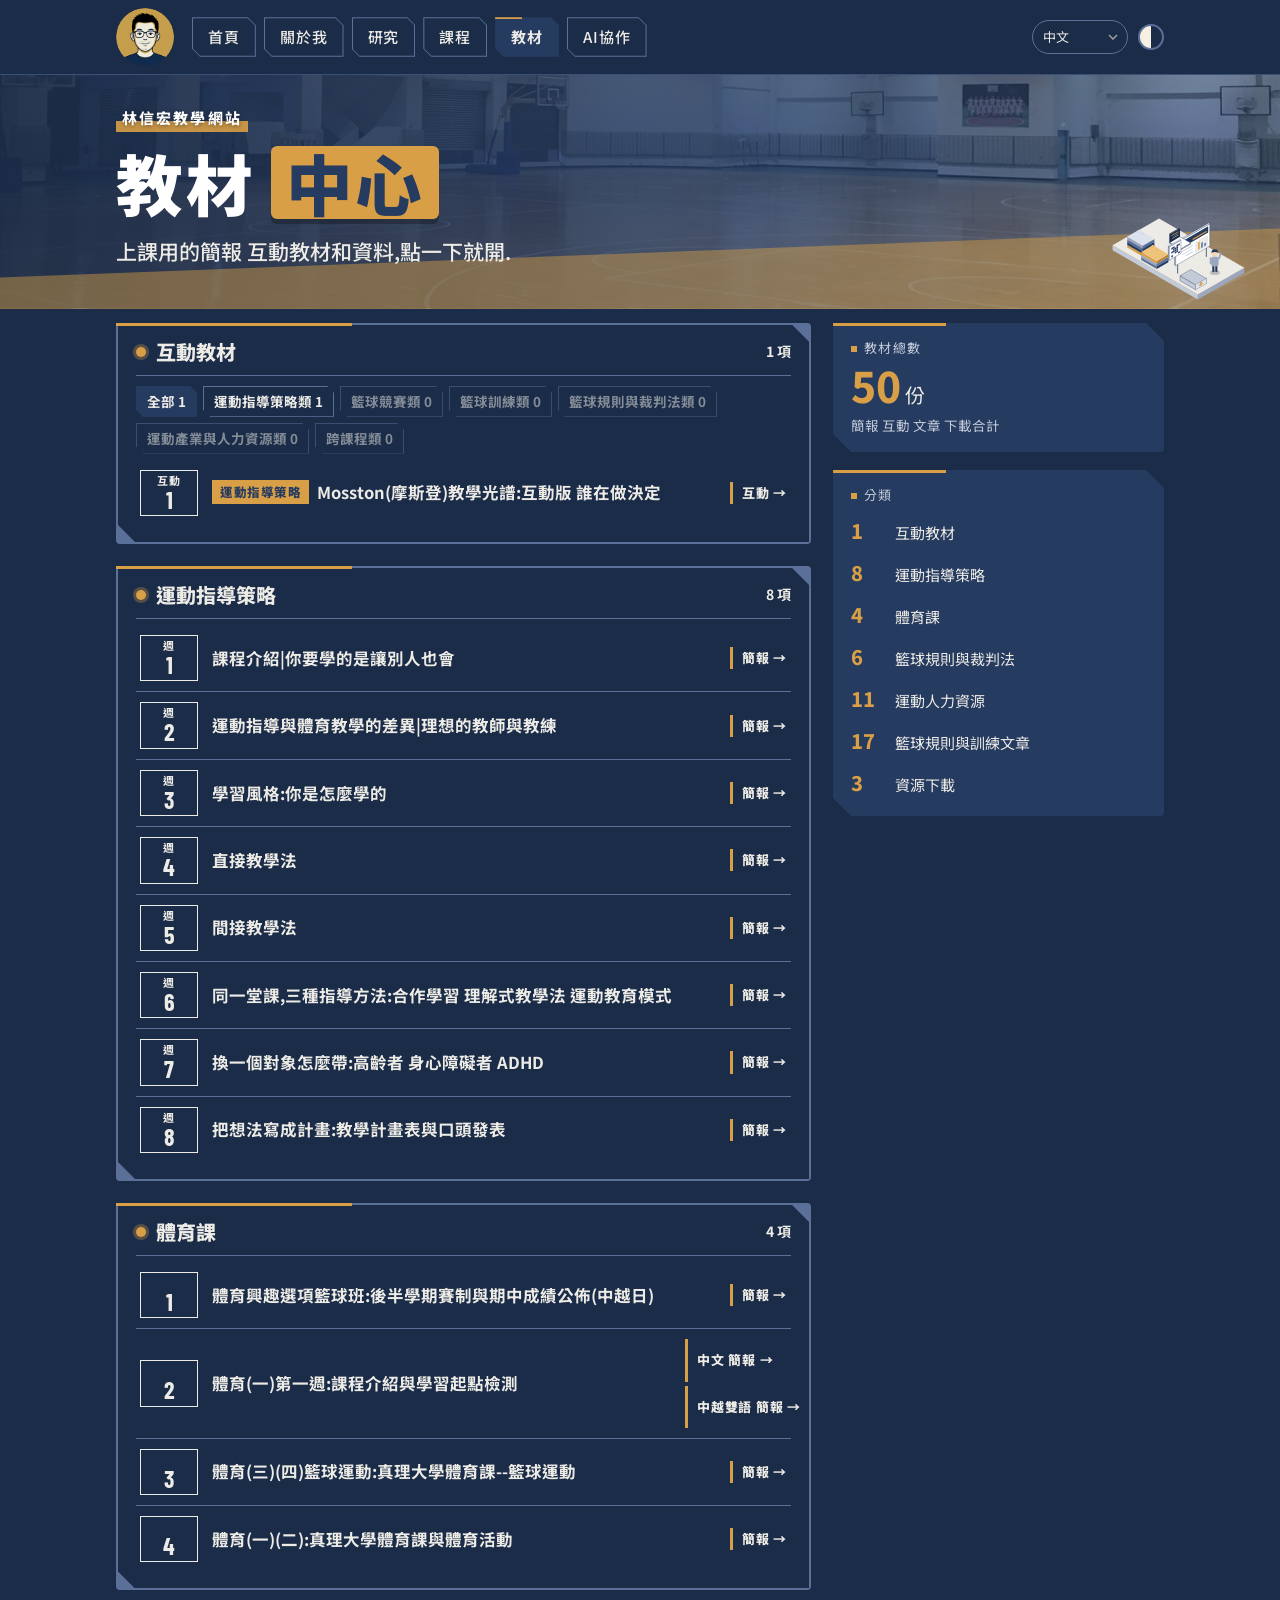
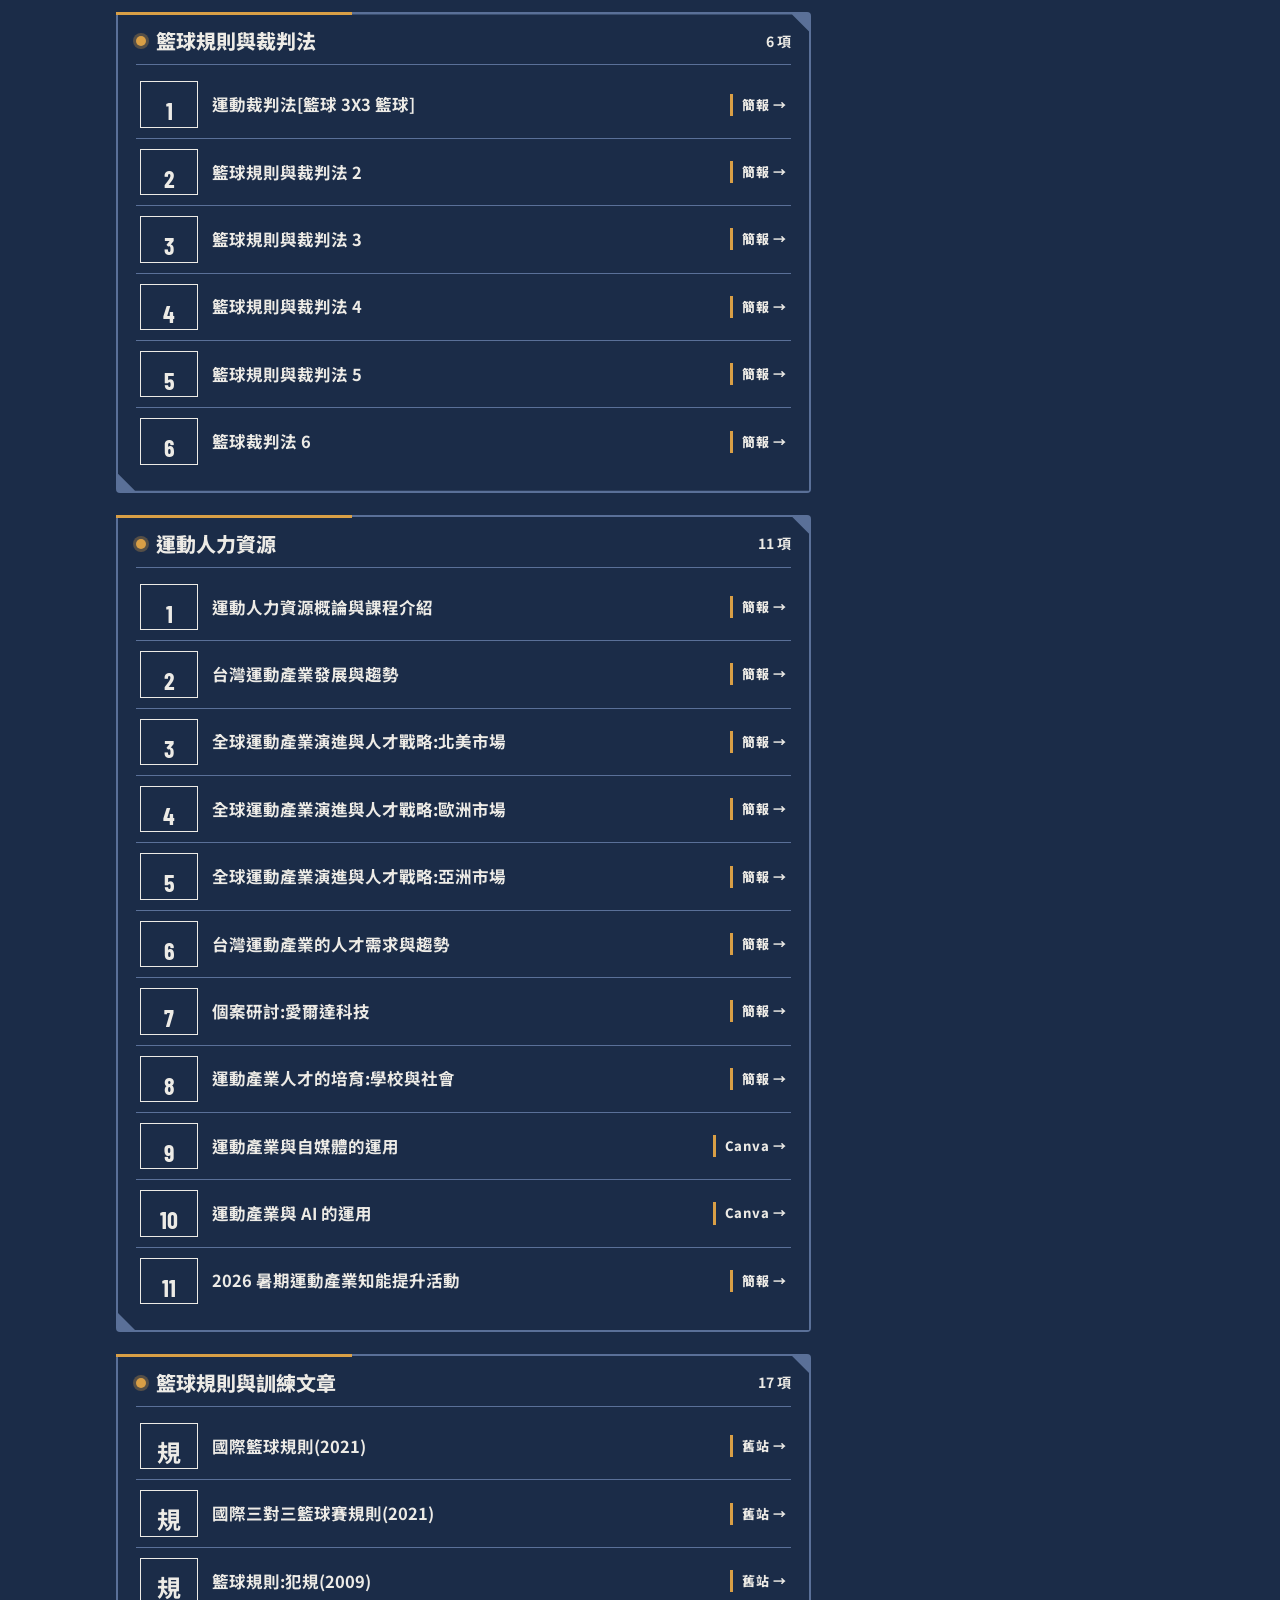
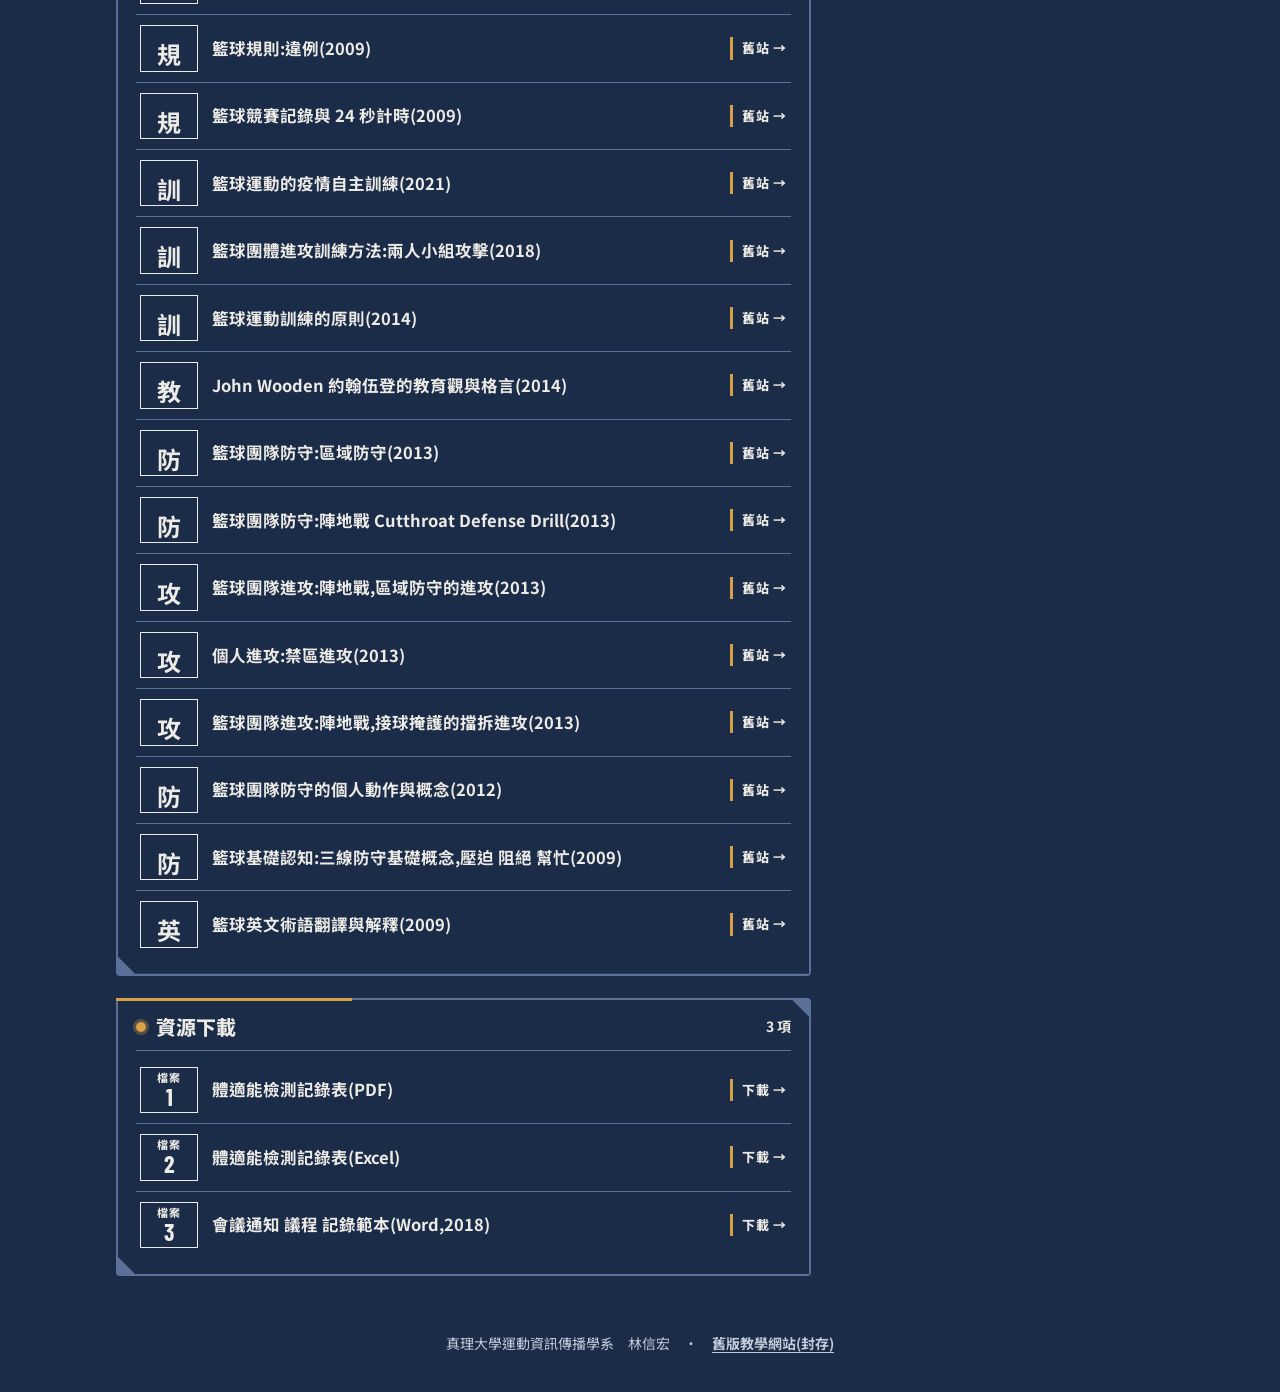
<file: materials.html>
<!doctype html>
<html lang="zh-Hant">
<head>
<meta charset="utf-8">
<meta name="viewport" content="width=device-width,initial-scale=1,viewport-fit=cover">
<title>教材中心｜林信宏教學網站</title>
<meta name="description" content="上課用的簡報、互動教材、籃球規則與裁判法資料與下載。">
<meta name="theme-color" content="#263b60">
<link rel="canonical" href="https://hhlin65.github.io/materials.html">
<meta property="og:type" content="website"><meta property="og:site_name" content="林信宏教學網站"><meta property="og:locale" content="zh_TW">
<meta property="og:title" content="教材中心｜林信宏教學網站"><meta property="og:description" content="上課用的簡報、互動教材、籃球規則與裁判法資料與下載。"><meta property="og:url" content="https://hhlin65.github.io/materials.html"><meta property="og:image" content="https://hhlin65.github.io/assets/img/og.jpg">
<meta name="twitter:card" content="summary_large_image">
<link rel="icon" type="image/png" href="assets/img/favicon.png"><link rel="apple-touch-icon" href="assets/img/apple-touch-icon.png">
<script>try{var _t=localStorage.getItem("theme");if(_t!=="light"&&_t!=="dark")_t="dark";document.documentElement.setAttribute("data-theme",_t)}catch(e){document.documentElement.setAttribute("data-theme","dark")}</script>
<link rel="preconnect" href="https://fonts.googleapis.com"><link rel="preconnect" href="https://fonts.gstatic.com" crossorigin>
<link rel="stylesheet" href="https://fonts.googleapis.com/css2?family=Barlow+Condensed:wght@600;700;800&family=Caveat:wght@700&family=Noto+Sans+TC:wght@400;500;700;800&family=Noto+Sans:wght@400;500;700;800&family=Noto+Sans+JP:wght@400;500;700;800&display=swap">
<link rel="stylesheet" href="assets/css/materials.css?v=20261115g">
</head>
<body>
<header class="top"><div class="wrap">
  <a class="brand" href="index.html" aria-label="首頁"><img src="assets/img/avatar-d52c3fb4.png" alt="林信宏" width="116" height="116"></a>
  <div class="langs"><select aria-label="Language" title="Language"><option value="zh">中文</option><option value="en">English</option><option value="ja">日本語</option><option value="vi">Tiếng Việt</option></select></div><button id="themebtn" class="themebtn" type="button" aria-label="切換淺色或深色"></button>
  <nav><a href="index.html">首頁</a><a href="about.html">關於我</a><a href="research.html">研究</a><a href="courses.html">課程</a><a class="on nx" href="materials.html">教材</a><a class="nx" href="ai.html">AI協作</a><a class="nmb on" href="#more" role="button" aria-haspopup="true" aria-expanded="false">更多</a><span class="nmm" hidden><a class="on" href="materials.html">教材</a><a href="ai.html">AI協作</a></span></nav>
</div></header>

<section class="hero photo" id="heroB"><div class="wrap"><div class="hw"><div class="hx">
    <div class="eyebrow">林信宏教學網站</div>
    <h1>教材<em>中心</em></h1>
    <p class="hook">上課用的簡報 互動教材和資料,點一下就開.</p>
  </div><div class="art"><svg class="isoart" viewBox="-157 -129 427 376" role="img" aria-label="教材等距插圖：簡報投影幕、資料夾堆、筆電、QR 碼立牌與下載匣" xmlns="http://www.w3.org/2000/svg"><title>教材等距插圖：簡報投影幕、資料夾堆、筆電、QR 碼立牌與下載匣</title><polygon points="-135.1,78.0 112.6,221.0 112.6,206.7 -135.1,63.7" fill="#C3CBD9"/><polygon points="247.7,143.0 112.6,221.0 112.6,206.7 247.7,128.7" fill="#9AA7BE"/><polygon points="0.0,-14.3 247.7,128.7 112.6,206.7 -135.1,63.7" fill="#EDEBE6"/><polyline points="137.4,96.2 137.4,70.2" fill="none" stroke="#263b60" stroke-width="2.2" stroke-linecap="round" stroke-linejoin="round" opacity="1"/><polyline points="54.0,144.3 54.0,118.3" fill="none" stroke="#263b60" stroke-width="2.2" stroke-linecap="round" stroke-linejoin="round" opacity="1"/><polygon points="45.0,120.9 48.2,122.7 48.2,57.7 45.0,55.9" fill="#C3CBD9" stroke="#263b60" stroke-width="1" stroke-linejoin="round"/><polygon points="147.3,65.5 48.2,122.7 48.2,57.7 147.3,0.5" fill="#FFFFFF" stroke="#263b60" stroke-width="1" stroke-linejoin="round"/><polygon points="144.1,-1.3 147.3,0.5 48.2,57.7 45.0,55.9" fill="#FFFFFF" stroke="#263b60" stroke-width="1" stroke-linejoin="round"/><polygon points="142.8,26.5 52.7,78.5 52.7,60.3 142.8,8.3" fill="#263b60"/><polygon points="138.3,25.2 97.7,48.6 97.7,44.7 138.3,21.3" fill="#d99f46"/><polygon points="140.5,64.2 106.7,83.7 106.7,55.1 140.5,35.6" fill="#EDEBE6" stroke="#C3CBD9" stroke-width="1" stroke-linejoin="round"/><polygon points="136.0,64.2 131.5,66.8 131.5,57.7 136.0,55.1" fill="#5A7098"/><polygon points="127.0,69.4 122.5,72.0 122.5,56.4 127.0,53.8" fill="#5A7098"/><polygon points="118.0,74.6 113.5,77.2 113.5,55.1 118.0,52.5" fill="#d99f46"/><polygon points="97.7,65.5 54.9,90.2 54.9,87.6 97.7,62.9" fill="#C3CBD9"/><polygon points="97.7,74.6 66.2,92.8 66.2,90.2 97.7,72.0" fill="#C3CBD9"/><polygon points="97.7,83.7 77.5,95.4 77.5,92.8 97.7,81.1" fill="#C3CBD9"/><polygon points="29.3,57.2 63.0,76.7 63.0,74.1 29.3,54.6" fill="#C3CBD9" stroke="#263b60" stroke-width="1" stroke-linejoin="round"/><polygon points="92.3,59.8 63.0,76.7 63.0,74.1 92.3,57.2" fill="#9AA7BE" stroke="#263b60" stroke-width="1" stroke-linejoin="round"/><polygon points="58.5,37.7 92.3,57.2 63.0,74.1 29.3,54.6" fill="#FFFFFF" stroke="#263b60" stroke-width="1" stroke-linejoin="round"/><polygon points="29.3,54.6 31.5,55.9 31.5,31.2 29.3,29.9" fill="#3A5078"/><polygon points="60.8,39.0 31.5,55.9 31.5,31.2 60.8,14.3" fill="#1b2c48"/><polygon points="58.5,13.0 60.8,14.3 31.5,31.2 29.3,29.9" fill="#263b60"/><polygon points="56.3,24.7 36.0,36.4 36.0,34.6 56.3,22.9" fill="#d99f46"/><polygon points="56.3,29.9 40.5,39.0 40.5,37.7 56.3,28.6" fill="#C3CBD9"/><polygon points="56.3,34.3 38.3,44.7 38.3,43.4 56.3,33.0" fill="#C3CBD9"/><polygon points="-92.3,70.2 -47.3,96.2 -47.3,88.4 -92.3,62.4" fill="#d99f46"/><polygon points="-13.5,76.7 -47.3,96.2 -47.3,88.4 -13.5,68.9" fill="#b9822f"/><polygon points="-58.5,42.9 -13.5,68.9 -47.3,88.4 -92.3,62.4" fill="#F0C37B"/><polygon points="-64.2,46.1 -48.4,55.2 -48.4,54.2 -64.2,45.1" fill="#d99f46"/><polygon points="-42.8,52.0 -48.4,55.2 -48.4,54.2 -42.8,51.0" fill="#b9822f"/><polygon points="-58.5,41.9 -42.8,51.0 -48.4,54.2 -64.2,45.1" fill="#F0C37B"/><polygon points="-92.3,62.4 -47.3,88.4 -47.3,80.6 -92.3,54.6" fill="#263b60"/><polygon points="-13.5,68.9 -47.3,88.4 -47.3,80.6 -13.5,61.1" fill="#1b2c48"/><polygon points="-58.5,35.1 -13.5,61.1 -47.3,80.6 -92.3,54.6" fill="#3A5078"/><polygon points="-64.2,38.3 -48.4,47.4 -48.4,46.4 -64.2,37.3" fill="#263b60"/><polygon points="-42.8,44.2 -48.4,47.4 -48.4,46.4 -42.8,43.2" fill="#1b2c48"/><polygon points="-58.5,34.1 -42.8,43.2 -48.4,46.4 -64.2,37.3" fill="#3A5078"/><polygon points="-92.3,54.6 -47.3,80.6 -47.3,72.8 -92.3,46.8" fill="#5A7098"/><polygon points="-13.5,61.1 -47.3,80.6 -47.3,72.8 -13.5,53.3" fill="#263b60"/><polygon points="-58.5,27.3 -13.5,53.3 -47.3,72.8 -92.3,46.8" fill="#8FA3C6"/><polygon points="-64.2,30.6 -48.4,39.6 -48.4,38.6 -64.2,29.5" fill="#5A7098"/><polygon points="-42.8,36.4 -48.4,39.6 -48.4,38.6 -42.8,35.4" fill="#263b60"/><polygon points="-58.5,26.3 -42.8,35.4 -48.4,38.6 -64.2,29.5" fill="#8FA3C6"/><polygon points="-92.3,46.8 -47.3,72.8 -47.3,65.0 -92.3,39.0" fill="#9AA7BE"/><polygon points="-13.5,53.3 -47.3,72.8 -47.3,65.0 -13.5,45.5" fill="#5A7098"/><polygon points="-58.5,19.5 -13.5,45.5 -47.3,65.0 -92.3,39.0" fill="#DCE2EE"/><polygon points="-64.2,22.8 -48.4,31.8 -48.4,30.8 -64.2,21.7" fill="#9AA7BE"/><polygon points="-42.8,28.6 -48.4,31.8 -48.4,30.8 -42.8,27.6" fill="#5A7098"/><polygon points="-58.5,18.5 -42.8,27.6 -48.4,30.8 -64.2,21.7" fill="#DCE2EE"/><polygon points="-51.8,106.6 -6.8,132.6 -6.8,124.8 -51.8,98.8" fill="#5A7098"/><polygon points="27.0,113.1 -6.8,132.6 -6.8,124.8 27.0,105.3" fill="#263b60"/><polygon points="-18.0,79.3 27.0,105.3 -6.8,124.8 -51.8,98.8" fill="#8FA3C6"/><polygon points="-23.6,82.6 -7.9,91.7 -7.9,90.6 -23.6,81.5" fill="#5A7098"/><polygon points="-2.3,88.4 -7.9,91.7 -7.9,90.6 -2.3,87.4" fill="#263b60"/><polygon points="-18.0,78.3 -2.3,87.4 -7.9,90.6 -23.6,81.5" fill="#8FA3C6"/><polygon points="-51.8,98.8 -6.8,124.8 -6.8,117.0 -51.8,91.0" fill="#9AA7BE"/><polygon points="27.0,105.3 -6.8,124.8 -6.8,117.0 27.0,97.5" fill="#5A7098"/><polygon points="-18.0,71.5 27.0,97.5 -6.8,117.0 -51.8,91.0" fill="#DCE2EE"/><polygon points="-23.6,74.8 -7.9,83.8 -7.9,82.8 -23.6,73.7" fill="#9AA7BE"/><polygon points="-2.3,80.6 -7.9,83.8 -7.9,82.8 -2.3,79.6" fill="#5A7098"/><polygon points="-18.0,70.5 -2.3,79.6 -7.9,82.8 -23.6,73.7" fill="#DCE2EE"/><polygon points="-51.8,91.0 -6.8,117.0 -6.8,109.2 -51.8,83.2" fill="#d99f46"/><polygon points="27.0,97.5 -6.8,117.0 -6.8,109.2 27.0,89.7" fill="#b9822f"/><polygon points="-18.0,63.7 27.0,89.7 -6.8,109.2 -51.8,83.2" fill="#F0C37B"/><polygon points="-23.6,67.0 -7.9,76.1 -7.9,75.0 -23.6,65.9" fill="#d99f46"/><polygon points="-2.3,72.8 -7.9,76.1 -7.9,75.0 -2.3,71.8" fill="#b9822f"/><polygon points="-18.0,62.7 -2.3,71.8 -7.9,75.0 -23.6,65.9" fill="#F0C37B"/><polygon points="27.0,105.3 29.7,106.9 29.7,67.9 27.0,66.3" fill="#C3CBD9" stroke="#263b60" stroke-width="1" stroke-linejoin="round"/><polygon points="63.5,87.4 29.7,106.9 29.7,67.9 63.5,48.4" fill="#FFFFFF" stroke="#263b60" stroke-width="1" stroke-linejoin="round"/><polygon points="60.8,46.8 63.5,48.4 29.7,67.9 27.0,66.3" fill="#FFFFFF" stroke="#263b60" stroke-width="1" stroke-linejoin="round"/><polygon points="60.1,85.4 55.6,88.0 55.6,82.8 60.1,80.2" fill="#263b60"/><polygon points="40.3,96.8 35.8,99.5 35.8,94.2 40.3,91.6" fill="#263b60"/><polygon points="55.2,82.6 50.7,85.2 50.7,80.0 55.2,77.4" fill="#263b60"/><polygon points="50.2,85.4 45.7,88.0 45.7,82.8 50.2,80.2" fill="#263b60"/><polygon points="55.2,76.8 50.7,79.4 50.7,74.2 55.2,71.6" fill="#263b60"/><polygon points="50.2,79.7 45.7,82.3 45.7,77.1 50.2,74.5" fill="#263b60"/><polygon points="45.3,82.6 40.8,85.2 40.8,80.0 45.3,77.4" fill="#263b60"/><polygon points="40.3,85.4 35.8,88.0 35.8,82.8 40.3,80.2" fill="#263b60"/><polygon points="55.2,71.1 50.7,73.7 50.7,68.5 55.2,65.9" fill="#263b60"/><polygon points="50.2,74.0 45.7,76.6 45.7,71.4 50.2,68.8" fill="#263b60"/><polygon points="45.3,76.8 40.8,79.4 40.8,74.2 45.3,71.6" fill="#263b60"/><polygon points="60.1,62.5 55.6,65.1 55.6,59.9 60.1,57.3" fill="#263b60"/><polygon points="55.2,65.4 50.7,68.0 50.7,62.8 55.2,60.2" fill="#263b60"/><polygon points="45.3,71.1 40.8,73.7 40.8,68.5 45.3,65.9" fill="#263b60"/><polygon points="40.3,74.0 35.8,76.6 35.8,71.4 40.3,68.8" fill="#263b60"/><polygon points="60.8,166.4 105.8,192.4 105.8,178.1 60.8,152.1" fill="#C3CBD9" stroke="#263b60" stroke-width="1" stroke-linejoin="round"/><polygon points="137.4,174.2 105.8,192.4 105.8,178.1 137.4,159.9" fill="#5A7098" stroke="#263b60" stroke-width="1" stroke-linejoin="round"/><polygon points="92.3,133.9 137.4,159.9 105.8,178.1 60.8,152.1" fill="#C3CBD9" stroke="#263b60" stroke-width="1" stroke-linejoin="round"/><polygon points="137.4,174.2 105.8,192.4 105.8,178.1 137.4,159.9" fill="#DCE2EE"/><polygon points="125.0,173.6 118.2,177.5 118.2,172.2 125.0,168.3" fill="#d99f46"/><polygon points="129.5,171.0 113.7,180.1 121.6,181.7" fill="#d99f46"/><g transform="translate(162.1 141.7) scale(1.35)"><ellipse cx="0" cy="1" rx="11" ry="5" fill="#000" opacity=".18"/><rect x="-5.5" y="-14" width="4.6" height="14" rx="2" fill="#263b60"/><rect x="0.9" y="-14" width="4.6" height="14" rx="2" fill="#263b60"/><rect x="-8" y="-34" width="16" height="22" rx="6" fill="#9AA7BE"/><rect x="-11" y="-32" width="4" height="15" rx="2" fill="#9AA7BE"/><rect x="7" y="-42" width="4" height="15" rx="2" fill="#9AA7BE" transform="rotate(20 9 -30)"/><circle cx="0" cy="-41" r="7.2" fill="#F3D7B8"/><path d="M-7.4 -42 a7.4 7.4 0 0 1 14.8 0 q-7 -3 -14.8 0z" fill="#263b60"/></g></svg></div></div></div></section>
<main class="wrap">
  <div class="cols">
    <div class="lcol">
      
      <div id="root" class="rootcol"></div>
    </div>
    <aside class="rcol" aria-label="教材統計">
      <article class="gauge"><div class="gl">教材總數</div><div class="gv"><b id="stAll">—</b> 份</div><div class="gs">簡報 互動 文章 下載合計</div></article>
      <article class="gauge"><div class="gl">分類</div><ul class="keys" id="stCats"></ul></article>
    </aside>
  </div>
  <footer>真理大學運動資訊傳播學系　林信宏　·　<a href="https://sites.google.com/site/hhlinspeclass/" target="_blank" rel="noopener">舊版教學網站(封存)</a></footer>
</main>
<script>
(function(){
  var r=document.documentElement,b=document.getElementById('themebtn');
  var mq=window.matchMedia('(prefers-color-scheme: dark)');
  function cur(){var t=r.getAttribute('data-theme');return t||(mq.matches?'dark':'light')}
  function label(){b.textContent=cur()==='dark'?'淺色':'深色'}
  try{var s=localStorage.getItem('theme');if(s==='dark'||s==='light')r.setAttribute('data-theme',s)}catch(e){}
  label();
  b.addEventListener('click',function(){
    var n=cur()==='dark'?'light':'dark';
    r.setAttribute('data-theme',n);
    try{localStorage.setItem('theme',n)}catch(e){}
    label();
  });
})();
</script>
<script>
(function(){
var P="https://docs.google.com/presentation/d/", OLD="https://sites.google.com/site/hhlinspeclass/onlinelearning/";
var S=[
 {id:"s-coach",t:"運動指導策略",d:"",items:[
  ["7","從感覺到數據:系統觀察法",P+"1MRtHltIk6BfLPTGp94LVprlMVDltOAdjZoMsogcmtqQ","簡報"],
  ["6","合作學習教學計劃表填寫指南","https://manus.im/share/file/24b74d5a-f36d-4650-827e-f83775c2e467","外部"],
  ["5-2","間接教學法:互動版 誰在做決定","https://hhlin65.github.io/teaching-demos/week5/","互動","運動指導策略"],
  ["5","間接教學法",P+"1AFnwdTKdpeLPej0Y0MhC8nP2uTIY-ToTP0VJOVKpK3g","簡報"],
  ["4","直接教學法",P+"1gK05TIkbaiDd4nbAVQ6pYBxGZOEYBymFjWHb9CBYv_g","簡報"],
  ["3","學習風格:你是怎麼學的",P+"1fGCzh_sTUhNrgBTLhRJc9DhyLAaUO4GVQtrtpeDFbQc","簡報"],
  ["2","運動指導與體育教學的差異|理想的教師與教練",P+"1L2pKDKRqSz_1oHA8d6FYPf8TO0Rb8pOUjF95JDN2xpQ","簡報"],
  ["1","課程介紹|你要學的是讓別人也會",P+"1anSTu5FpOc5f4xqBXUR7w6O2vSb-7DcFkaanzD1dSBQ","簡報"]]},
 {id:"s-pe",t:"體育課",d:"",items:[
  ["1","體育興趣選項籃球班:後半學期賽制與期中成績公佈(中越日)",P+"1sgwUAAmsTv7ghix7hH_aRc5d4znYtkBtmU2PtQQIxsc","簡報"],
  ["2","體育(一)第一週:課程介紹與學習起點檢測","","",null,[["中文","https://drive.google.com/file/d/13JUssiNbaVd1hfaVhxt32yThqxDoN_Oc/view"],["中越雙語","https://drive.google.com/file/d/1MwADaHbV1QpwIwzg2UILE0AU1145TwgN/view"]]],
  ["3","體育(三)(四)籃球運動:真理大學體育課--籃球運動",P+"1eCpnFkohTDg4ZrbMt5l8CGBzHoM5em2ggSkngGJmHb8","簡報"],
  ["4","體育(一)(二):真理大學體育課與體育活動",P+"10KFHVzZ39Pn5RTF1AJoUDl2WwHJolCgB-o3xkH6TeAU","簡報"]]},
 {id:"s-ref",t:"籃球規則與裁判法",d:"",items:[
  ["1","運動裁判法[籃球 3X3 籃球]",P+"1mdPW_a6_P6azMJZuAZem2S0PvlN5wcMP05wwMlAB12E","簡報"],
  ["2","籃球規則與裁判法 2",P+"1wqjwmJduSlTcH_rAbP3OUVq0nSoI1Asj8nl4cvsMDZ0","簡報"],
  ["3","籃球規則與裁判法 3",P+"1ebLTeGgR2XTUO6mCsXgpMgpF4AwgF7yMKt7XNvGaLuo","簡報"],
  ["4","籃球規則與裁判法 4",P+"1leGcSsnZ2GSbWazr7EC3_umqzzwm54_zsfFGHagRAiA","簡報"],
  ["5","籃球規則與裁判法 5",P+"1WGa03We0gIbtmY1omIrgjeIYhJUggcnpJ3XR8gT1zqc","簡報"],
  ["6","籃球裁判法 6",P+"18RyKD-AJ1a0HyjKEwrR9cK-uh17T5hbp4cYpq-8gufw","簡報"]]},
 {id:"s-hr",t:"運動人力資源",d:"",items:[
  ["1","運動人力資源概論與課程介紹",P+"1qxQ7psDEhVc_-X5CJP8WuCXHJolaru09HxFdjq18PDM","簡報"],
  ["2","台灣運動產業發展與趨勢",P+"1NJX7lGkXTGNGEwjY5EyxNF8HtzDRfHmoXDOpEBNmJjQ","簡報"],
  ["3","全球運動產業演進與人才戰略:北美市場",P+"1dtNOEPuPPIOs_Ekxzsgt0_i0PZ3Qu6o9","簡報"],
  ["4","全球運動產業演進與人才戰略:歐洲市場",P+"1_IAoRKl8Dl4uOP9zHTlhtDjJp5WvlXyn","簡報"],
  ["5","全球運動產業演進與人才戰略:亞洲市場",P+"1et0BXOhI-Q0nZV8I-n737PCba5KvK81S","簡報"],
  ["6","台灣運動產業的人才需求與趨勢",P+"1adZHRW0BLLSv5q0IIFgbzmLcwK1CUYEJ","簡報"],
  ["7","個案研討:愛爾達科技",P+"1of3TBGwQHsrHEsEcFihGHqINl0RZzRbH","簡報"],
  ["8","運動產業人才的培育:學校與社會",P+"1xoCCx-KIQn9-3YaMUeoIXqT4TZhBFg_gElTdzcoMuNQ","簡報"],
  ["9","運動產業與自媒體的運用","https://www.canva.com/design/DAHLgQkQnEI/YUyxrl89FHYA3V_92B2TTA/view","Canva"],
  ["10","運動產業與 AI 的運用","https://www.canva.com/design/DAHLgU7uPoM/9jtXFH7FxDkBawmEZA4SAw/view","Canva"],
  ["11","2026 暑期運動產業知能提升活動",P+"14biN33-pP6dtbGdKi-WiqxvjKk18FmBo","簡報"]]},
 {id:"s-art",t:"籃球規則與訓練文章",d:"",old:1,items:[
  ["規","國際籃球規則(2021)",OLD+"國際籃球規則","舊站"],
  ["規","國際三對三籃球賽規則(2021)",OLD+"國際三對三籃球賽規則","舊站"],
  ["規","籃球規則:犯規(2009)",OLD+"lanqiuguize-fangui","舊站"],
  ["規","籃球規則:違例(2009)",OLD+"lanqiuguize-weili","舊站"],
  ["規","籃球競賽記錄與 24 秒計時(2009)",OLD+"lanqiujingsaijiluyu24miaojishi","舊站"],
  ["訓","籃球運動的疫情自主訓練(2021)",OLD+"籃球運動的自主訓練","舊站"],
  ["訓","籃球團體進攻訓練方法:兩人小組攻擊(2018)",OLD+"lanqiutuantijingongxunlianfangfa-liangrenxiaozugongji","舊站"],
  ["訓","籃球運動訓練的原則(2014)",OLD+"yundongxunliandeyuanzeyufangfa","舊站"],
  ["教","John Wooden 約翰伍登的教育觀與格言(2014)",OLD+"wubiaotidewenzhang","舊站"],
  ["防","籃球團隊防守:區域防守(2013)",OLD+"lanqiutuanduifangshou--quyufangshou","舊站"],
  ["防","籃球團隊防守:陣地戰 Cutthroat Defense Drill(2013)",OLD+"lanqiutuanduifangshou--zhendezhan--cutthroatdefensedrill","舊站"],
  ["攻","籃球團隊進攻:陣地戰,區域防守的進攻(2013)",OLD+"lanqiutuanduijingong--zhendezhan--quyufangshoudejingong","舊站"],
  ["攻","個人進攻:禁區進攻(2013)",OLD+"gerenjingong-jinqujingong","舊站"],
  ["攻","籃球團隊進攻:陣地戰,接球掩護的擋拆進攻(2013)",OLD+"5dui5zhendeyanhujingong","舊站"],
  ["防","籃球團隊防守的個人動作與概念(2012)",OLD+"lanqiutuanduifangshoudegerendongzuoyugainian","舊站"],
  ["防","籃球基礎認知:三線防守基礎概念,壓迫 阻絕 幫忙(2009)",OLD+"sanxianfangshoujichugainianyapo%E3%80%81zujue%E3%80%81bangmang","舊站"],
  ["英","籃球英文術語翻譯與解釋(2009)",OLD+"test","舊站"]]}
];
S[0].items=[["1","課程介紹|你要學的是讓別人也會",P+"1anSTu5FpOc5f4xqBXUR7w6O2vSb-7DcFkaanzD1dSBQ","簡報"],["2","運動指導與體育教學的差異|理想的教師與教練",P+"1L2pKDKRqSz_1oHA8d6FYPf8TO0Rb8pOUjF95JDN2xpQ","簡報"],["3","學習風格:你是怎麼學的",P+"1fGCzh_sTUhNrgBTLhRJc9DhyLAaUO4GVQtrtpeDFbQc","簡報"],["4","直接教學法",P+"1gK05TIkbaiDd4nbAVQ6pYBxGZOEYBymFjWHb9CBYv_g","簡報"],["5","間接教學法",P+"1AFnwdTKdpeLPej0Y0MhC8nP2uTIY-ToTP0VJOVKpK3g","簡報"],["6","同一堂課,三種指導方法:合作學習 理解式教學法 運動教育模式",P+"1RPgCBPw44xBH9U0mxcxfwRHNeG3IYispMF0GtlGj5Ic","簡報"],["7","換一個對象怎麼帶:高齡者 身心障礙者 ADHD",P+"1JJ4REpYfbVck8zRhkdqUVEWJsK7yHVEOw530KxTXGe8","簡報"],["8","把想法寫成計畫:教學計畫表與口頭發表",P+"1S7YwBI4xT6euJbR86luZj23_Bs9k0XLqQS6HYHrdPM0","簡報"]];
S[0].lab="週";
S.unshift({id:"s-int",t:"互動教材",d:"",lab:"互動",items:[["1","Mosston(摩斯登)教學光譜:互動版 誰在做決定","https://hhlin65.github.io/teaching-demos/week5/","互動","運動指導策略"]]});
S.push({id:"s-dl",t:"資源下載",d:"",lab:"檔案",items:[["1","體適能檢測記錄表(PDF)","assets/files/fitness-record.pdf","下載"],["2","體適能檢測記錄表(Excel)","assets/files/fitness-record.xlsx","下載"],["3","會議通知 議程 記錄範本(Word,2018)","assets/files/meeting-template.doc","下載"]]});
function esc(x){return String(x).replace(/&/g,'&amp;').replace(/</g,'&lt;')}
var root=document.getElementById('root');var TAGS=["運動指導策略","籃球競賽","籃球訓練","籃球規則與裁判法","運動產業與人力資源","跨課程"],curTag="全部";root.addEventListener("click",function(e){var b=e.target.closest(".tc");if(!b)return;curTag=b.getAttribute("data-t");draw()});function chips(s){var c={};s.items.forEach(function(i){c[i[4]]=(c[i[4]]||0)+1});var h='<div class="tcs"><button type="button" class="tc'+(curTag==="全部"?' on':'')+'" data-t="全部">全部 '+s.items.length+'</button>';TAGS.forEach(function(g){var n=c[g]||0;h+='<button type="button" class="tc'+(curTag===g?' on':'')+(n?'':' zero')+'" data-t="'+g+'">'+g+'類 '+n+'</button>'});return h+'</div>'}
function draw(){
  var k='',h='',hit=0;
  S.forEach(function(s){
    var L=s.items.filter(function(i){return !k||(i[1]+' '+s.t).toLowerCase().indexOf(k)>=0});
    if(s.id==="s-int"&&curTag!=="全部"){L=L.filter(function(i){return i[4]===curTag})}
    if(!L.length&&s.id!=="s-int")return; hit+=L.length;
    h+='<article class="panel big sb" id="'+s.id+'"><header class="ph"><i class="led"></i><h2>'+s.t+'</h2><span class="all">'+L.length+' 項</span></header>'+(s.d?'<p class="sd">'+s.d+'</p>':'')+(s.id==="s-int"?chips(s):'')+'<ul class="mat">';
    L.forEach(function(i){
      if(i[5]){h+='<li><div class="rowm"><div class="mn"><small>'+(s.lab||'')+'</small><b>'+esc(i[0])+'</b></div><div class="mt"><b>'+esc(i[1])+'</b></div><span class="mgs">'+i[5].map(function(l){return '<a href="'+l[1]+'" target="_blank" rel="noopener">'+esc(l[0])+' 簡報 →</a>'}).join('')+'</span></div></li>';return}
      h+='<li><a href="'+i[2]+'" target="_blank" rel="noopener"><div class="mn"><small>'+(s.lab||'')+'</small><b>'+esc(i[0])+'</b></div><div class="mt">'+(i[4]?'<span class="tg">'+esc(i[4])+'</span>':'')+'<b>'+esc(i[1])+'</b></div><em class="mg">'+i[3]+' →</em></a></li>';
    });
    if(!L.length)h+='<li class="empty">這一類目前還沒有互動教材.</li>';
    h+='</ul></article>';
  });
  root.innerHTML=h||'<article class="panel big"><p class="sd">找不到相符的教材,換個關鍵字試試.</p></article>';
}
draw();
var tot=0;document.getElementById('stCats').innerHTML=S.map(function(s){tot+=s.items.length;return '<li><b>'+s.items.length+'</b><span><a href="#'+s.id+'">'+s.t+'</a></span></li>'}).join('');
document.getElementById('stAll').textContent=tot;
})();
</script>

<script>
(function(){function go(){var h=(location.hash||"").slice(1);if(!h)return;var e=document.getElementById(h);if(e)setTimeout(function(){e.scrollIntoView({behavior:"smooth",block:"start"})},200)}
window.addEventListener("hashchange",go);window.addEventListener("load",go)})();
</script>
<script src="assets/js/site.js?v=20261115g" defer></script>
<script src="assets/js/i18n.js?v=20261117g" defer></script>
</body>
</html>
</file>
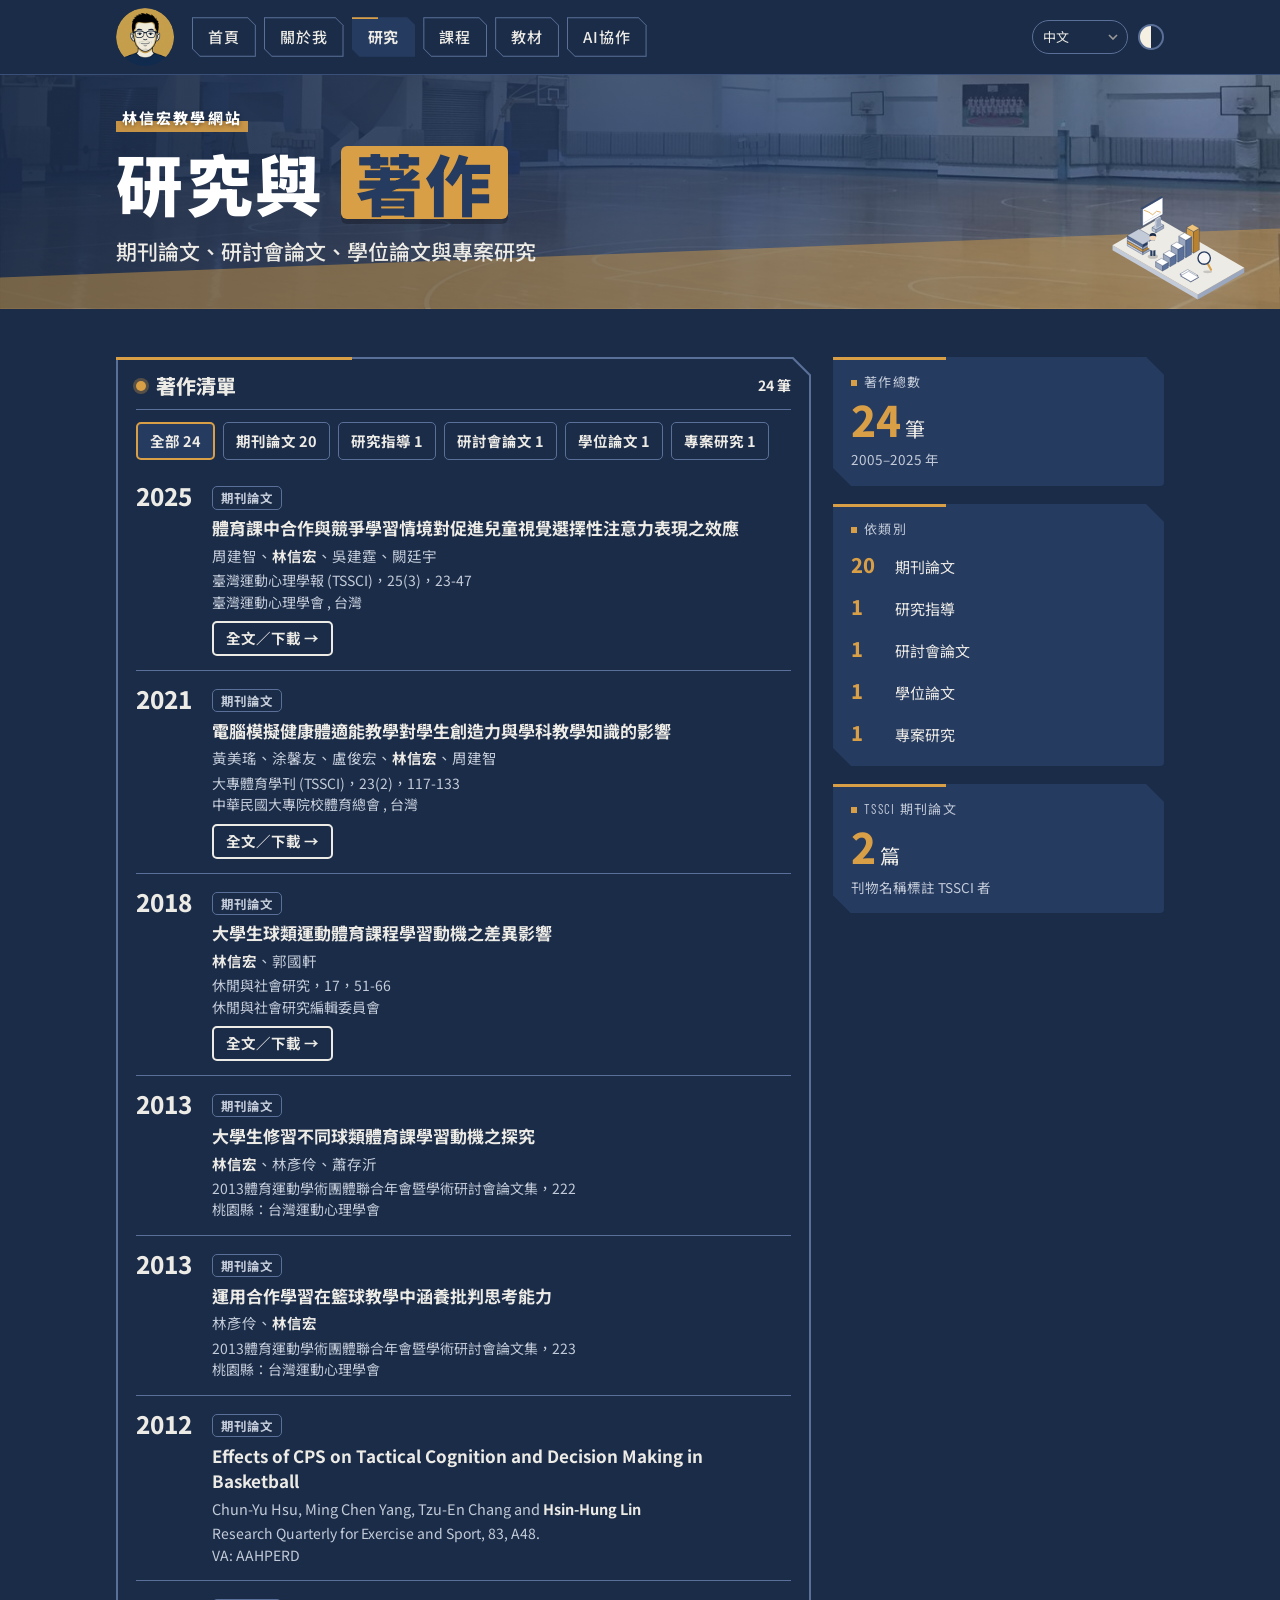
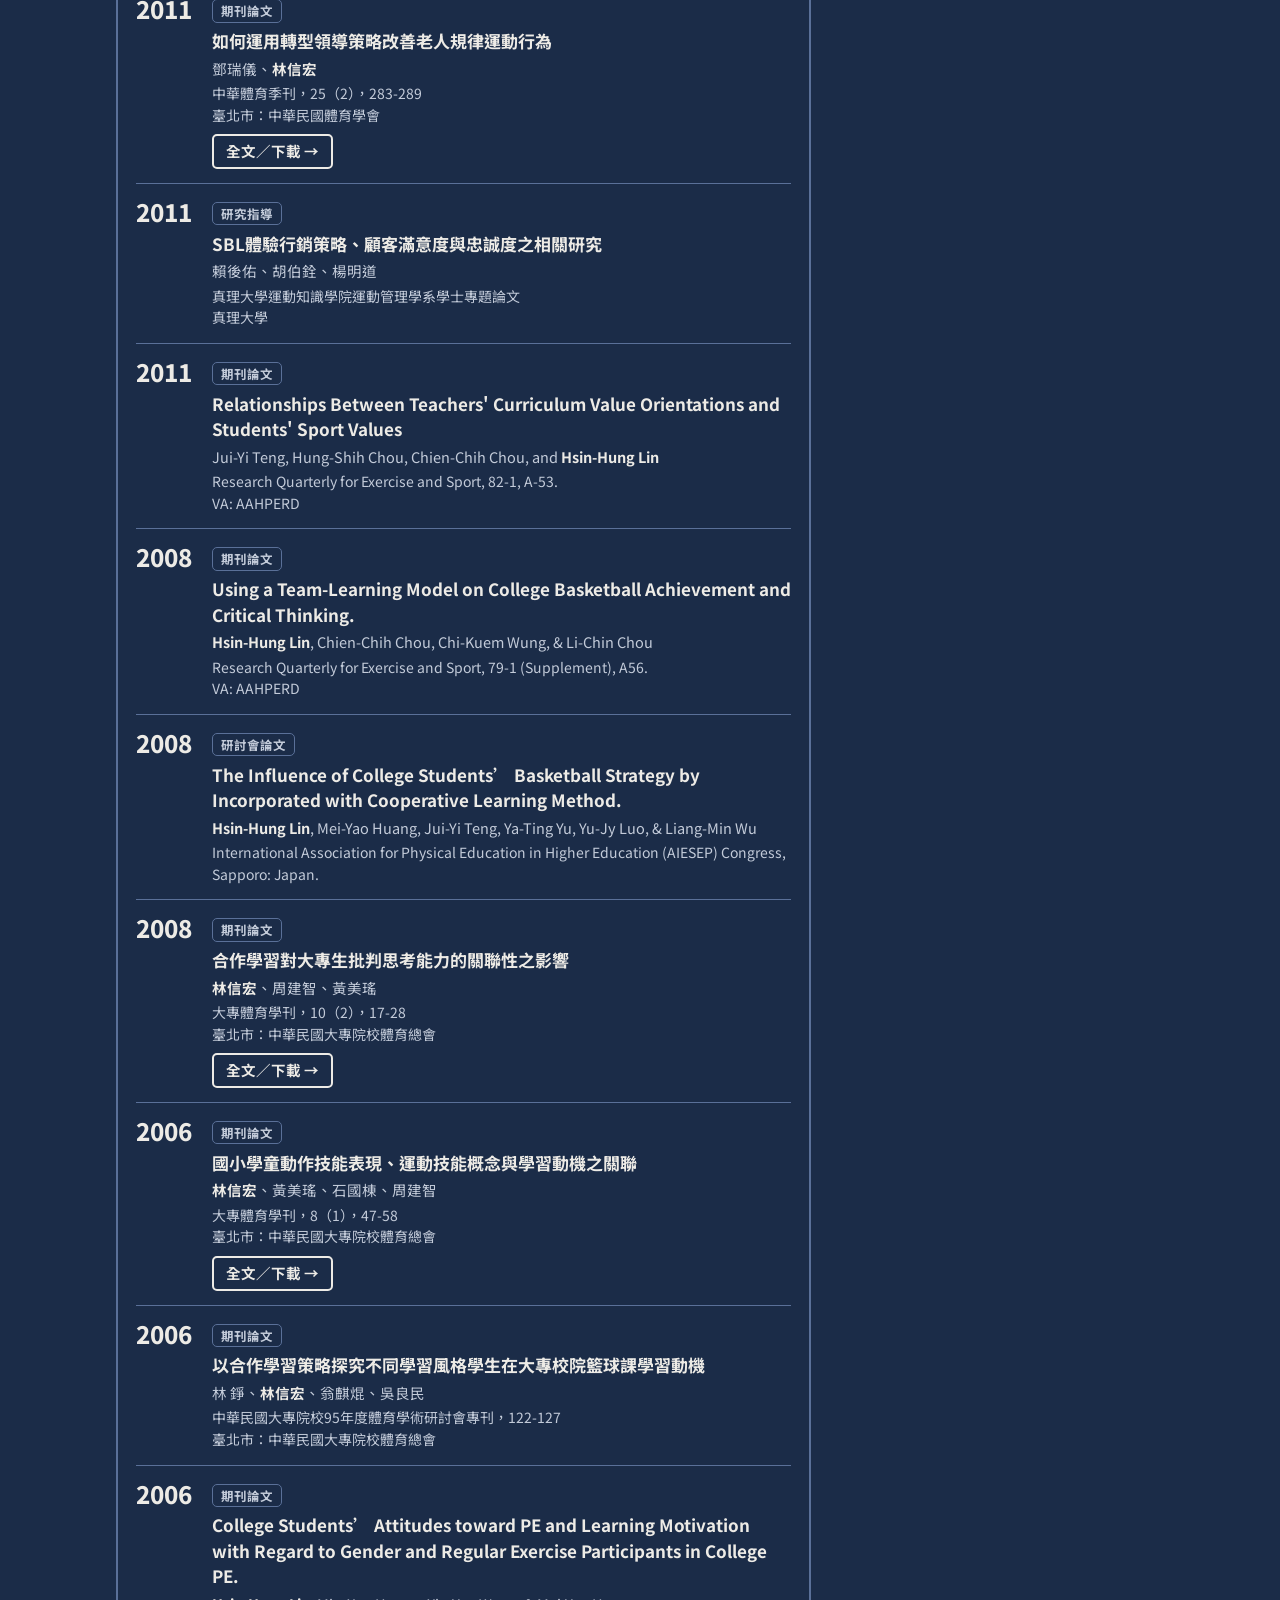
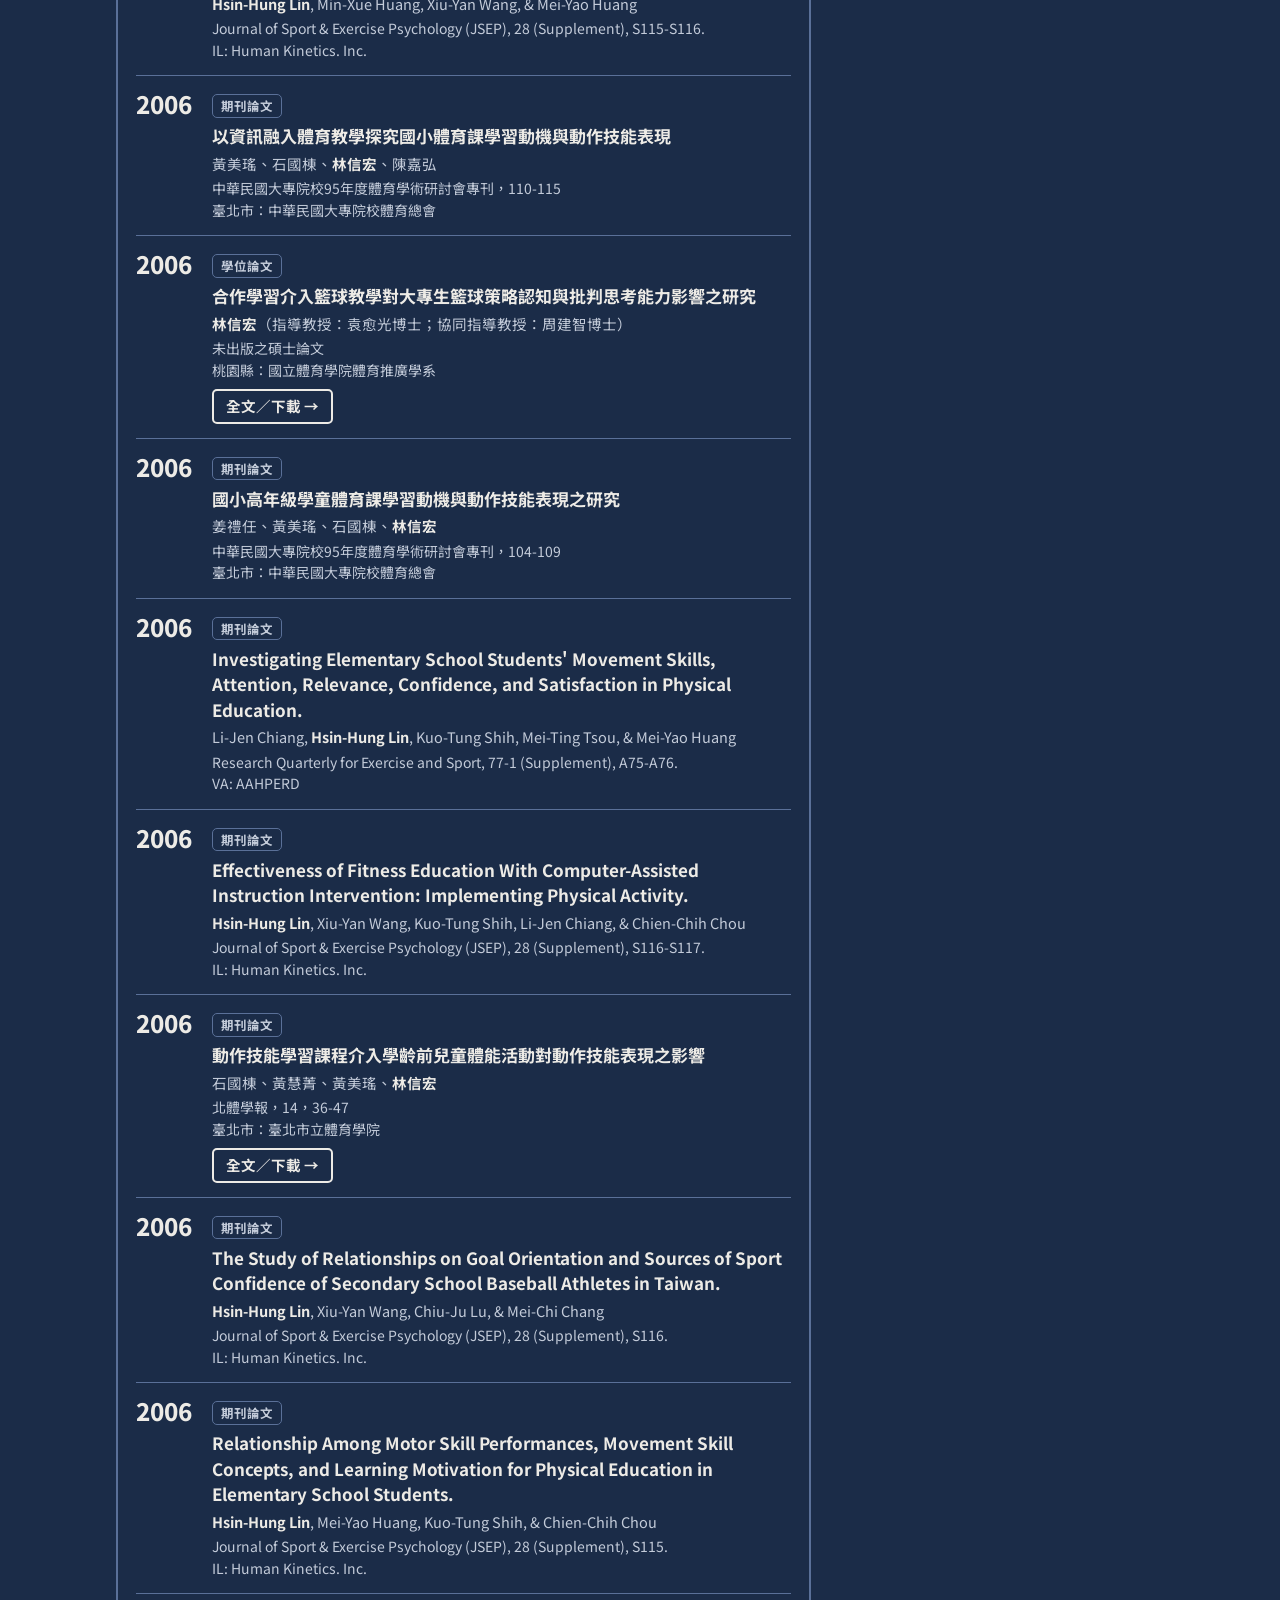
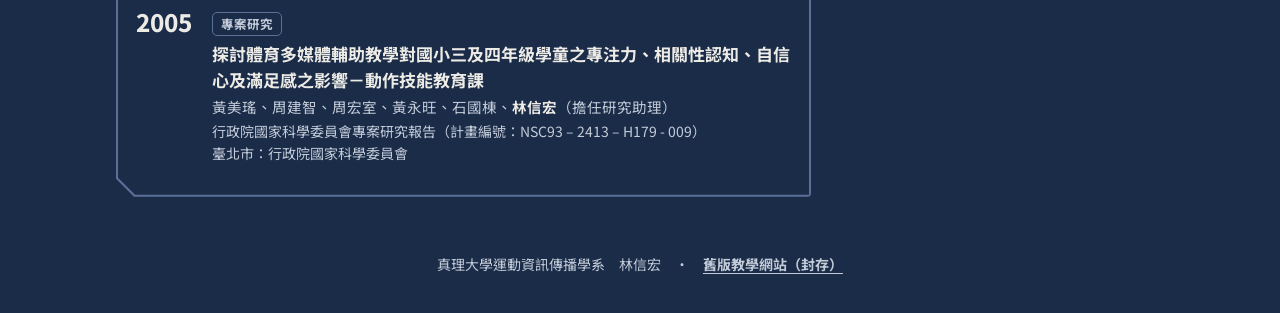
<file: research.html>
<!doctype html>
<html lang="zh-Hant">
<head>
<meta charset="utf-8">
<meta name="viewport" content="width=device-width,initial-scale=1,viewport-fit=cover">
<title>研究與著作｜林信宏教學網站</title>
<meta name="description" content="林信宏的期刊論文、研討會論文、學位論文與專案研究著作清單。">
<meta name="theme-color" content="#263b60">
<link rel="canonical" href="https://hhlin65.github.io/research.html">
<meta property="og:type" content="website"><meta property="og:site_name" content="林信宏教學網站"><meta property="og:locale" content="zh_TW">
<meta property="og:title" content="研究與著作｜林信宏教學網站"><meta property="og:description" content="林信宏的期刊論文、研討會論文、學位論文與專案研究著作清單。"><meta property="og:url" content="https://hhlin65.github.io/research.html"><meta property="og:image" content="https://hhlin65.github.io/assets/img/og.jpg">
<meta name="twitter:card" content="summary_large_image">
<link rel="icon" type="image/png" href="assets/img/favicon.png"><link rel="apple-touch-icon" href="assets/img/apple-touch-icon.png">
<script>try{var _t=localStorage.getItem("theme");if(_t!=="light"&&_t!=="dark")_t="dark";document.documentElement.setAttribute("data-theme",_t)}catch(e){document.documentElement.setAttribute("data-theme","dark")}</script>
<link rel="preconnect" href="https://fonts.googleapis.com"><link rel="preconnect" href="https://fonts.gstatic.com" crossorigin>
<link rel="stylesheet" href="https://fonts.googleapis.com/css2?family=Barlow+Condensed:wght@600;700;800&family=Caveat:wght@700&family=Noto+Sans+TC:wght@400;500;700;800&family=Noto+Sans:wght@400;500;700;800&family=Noto+Sans+JP:wght@400;500;700;800&display=swap">
<link rel="stylesheet" href="assets/css/research.css?v=20261115g">
</head>
<body>
<header class="top"><div class="wrap">
  <a class="brand" href="index.html" aria-label="首頁"><img src="assets/img/avatar-d52c3fb4.png" alt="林信宏" width="116" height="116"></a>
  <div class="langs"><select aria-label="Language" title="Language"><option value="zh">中文</option><option value="en">English</option><option value="ja">日本語</option><option value="vi">Tiếng Việt</option></select></div><button id="themebtn" class="themebtn" type="button" aria-label="切換淺色或深色"></button>
  <nav><a href="index.html">首頁</a><a href="about.html">關於我</a><a class="on" href="research.html">研究</a><a href="courses.html">課程</a><a class="nx" href="materials.html">教材</a><a class="nx" href="ai.html">AI協作</a><a class="nmb" href="#more" role="button" aria-haspopup="true" aria-expanded="false">更多</a><span class="nmm" hidden><a href="materials.html">教材</a><a href="ai.html">AI協作</a></span></nav>
</div></header>

<section class="hero photo" id="heroB"><div class="wrap"><div class="hw"><div class="hx">
    <div class="eyebrow">林信宏教學網站</div>
    <h1>研究與<em>著作</em></h1>
    <p class="hook">期刊論文、研討會論文、學位論文與專案研究</p>
  </div><div class="art"><svg class="isoart" viewBox="-157 -129 427 376" role="img" aria-label="研究室等距插圖：長條圖逐步上升、顯示曲線的螢幕、期刊堆、穿白袍的研究者與放大鏡" xmlns="http://www.w3.org/2000/svg"><title>研究室等距插圖：長條圖逐步上升、顯示曲線的螢幕、期刊堆、穿白袍的研究者與放大鏡</title><polygon points="-135.1,78.0 112.6,221.0 112.6,206.7 -135.1,63.7" fill="#C3CBD9"/><polygon points="247.7,143.0 112.6,221.0 112.6,206.7 247.7,128.7" fill="#9AA7BE"/><polygon points="0.0,-14.3 247.7,128.7 112.6,206.7 -135.1,63.7" fill="#EDEBE6"/><polygon points="-20.3,20.8 -9.0,27.3 -9.0,18.2 -20.3,11.7" fill="#C3CBD9" stroke="#263b60" stroke-width="1" stroke-linejoin="round"/><polygon points="13.5,14.3 -9.0,27.3 -9.0,18.2 13.5,5.2" fill="#9AA7BE" stroke="#263b60" stroke-width="1" stroke-linejoin="round"/><polygon points="2.3,-1.3 13.5,5.2 -9.0,18.2 -20.3,11.7" fill="#C3CBD9" stroke="#263b60" stroke-width="1" stroke-linejoin="round"/><polygon points="-12.4,11.1 -7.9,13.7 -7.9,-9.8 -12.4,-12.4" fill="#C3CBD9"/><polygon points="5.6,5.8 -7.9,13.7 -7.9,-9.8 5.6,-17.6" fill="#9AA7BE"/><polygon points="1.1,-20.2 5.6,-17.6 -7.9,-9.8 -12.4,-12.4" fill="#C3CBD9"/><polygon points="-51.8,5.2 -47.7,7.5 -47.7,-41.9 -51.8,-44.2" fill="#5A7098" stroke="#263b60" stroke-width="1" stroke-linejoin="round"/><polygon points="10.8,-26.3 -47.7,7.5 -47.7,-41.9 10.8,-75.7" fill="#FFFFFF" stroke="#263b60" stroke-width="1" stroke-linejoin="round"/><polygon points="6.8,-78.0 10.8,-75.7 -47.7,-41.9 -51.8,-44.2" fill="#3A5078" stroke="#263b60" stroke-width="1" stroke-linejoin="round"/><polygon points="6.3,-30.2 -45.5,-0.3 -45.5,-2.1 6.3,-32.0" fill="#C3CBD9"/><polyline points="4.1,-32.8 -7.2,-35.4 -18.5,-25.0 -29.7,-32.8 -43.2,-38.0" fill="none" stroke="#d99f46" stroke-width="2.2" stroke-linecap="round" stroke-linejoin="round" opacity="1"/><polygon points="79.9,74.8 100.2,86.5 100.2,24.0 79.9,12.3" fill="#d99f46" stroke="#263b60" stroke-width="1" stroke-linejoin="round"/><polygon points="117.1,76.7 100.2,86.5 100.2,24.0 117.1,14.3" fill="#b9822f" stroke="#263b60" stroke-width="1" stroke-linejoin="round"/><polygon points="96.8,2.6 117.1,14.3 100.2,24.0 79.9,12.3" fill="#F0C37B" stroke="#263b60" stroke-width="1" stroke-linejoin="round"/><polygon points="57.4,87.8 77.7,99.5 77.7,48.8 57.4,37.0" fill="#9AA7BE" stroke="#263b60" stroke-width="1" stroke-linejoin="round"/><polygon points="94.6,89.7 77.7,99.5 77.7,48.8 94.6,39.0" fill="#5A7098" stroke="#263b60" stroke-width="1" stroke-linejoin="round"/><polygon points="74.3,27.3 94.6,39.0 77.7,48.8 57.4,37.0" fill="#FFFFFF" stroke="#263b60" stroke-width="1" stroke-linejoin="round"/><polygon points="34.9,100.8 55.2,112.5 55.2,75.4 34.9,63.7" fill="#9AA7BE" stroke="#263b60" stroke-width="1" stroke-linejoin="round"/><polygon points="72.1,102.7 55.2,112.5 55.2,75.4 72.1,65.7" fill="#5A7098" stroke="#263b60" stroke-width="1" stroke-linejoin="round"/><polygon points="51.8,54.0 72.1,65.7 55.2,75.4 34.9,63.7" fill="#FFFFFF" stroke="#263b60" stroke-width="1" stroke-linejoin="round"/><polygon points="12.4,113.8 32.6,125.5 32.6,100.1 12.4,88.4" fill="#9AA7BE" stroke="#263b60" stroke-width="1" stroke-linejoin="round"/><polygon points="49.5,115.7 32.6,125.5 32.6,100.1 49.5,90.3" fill="#5A7098" stroke="#263b60" stroke-width="1" stroke-linejoin="round"/><polygon points="29.3,78.6 49.5,90.3 32.6,100.1 12.4,88.4" fill="#FFFFFF" stroke="#263b60" stroke-width="1" stroke-linejoin="round"/><polygon points="-10.1,126.8 10.1,138.4 10.1,122.8 -10.1,111.2" fill="#9AA7BE" stroke="#263b60" stroke-width="1" stroke-linejoin="round"/><polygon points="27.0,128.7 10.1,138.4 10.1,122.8 27.0,113.1" fill="#5A7098" stroke="#263b60" stroke-width="1" stroke-linejoin="round"/><polygon points="6.8,101.4 27.0,113.1 10.1,122.8 -10.1,111.2" fill="#FFFFFF" stroke="#263b60" stroke-width="1" stroke-linejoin="round"/><polygon points="-92.3,65.0 -47.3,91.0 -47.3,83.7 -92.3,57.7" fill="#C3CBD9" stroke="#263b60" stroke-width="1" stroke-linejoin="round"/><polygon points="-13.5,71.5 -47.3,91.0 -47.3,83.7 -13.5,64.2" fill="#9AA7BE" stroke="#263b60" stroke-width="1" stroke-linejoin="round"/><polygon points="-58.5,38.2 -13.5,64.2 -47.3,83.7 -92.3,57.7" fill="#FFFFFF" stroke="#263b60" stroke-width="1" stroke-linejoin="round"/><polygon points="-92.3,57.7 -47.3,83.7 -47.3,75.9 -92.3,49.9" fill="#d99f46" stroke="#263b60" stroke-width="1" stroke-linejoin="round"/><polygon points="-13.5,64.2 -47.3,83.7 -47.3,75.9 -13.5,56.4" fill="#b9822f" stroke="#263b60" stroke-width="1" stroke-linejoin="round"/><polygon points="-58.5,30.4 -13.5,56.4 -47.3,75.9 -92.3,49.9" fill="#F0C37B" stroke="#263b60" stroke-width="1" stroke-linejoin="round"/><polygon points="-92.3,49.9 -47.3,75.9 -47.3,69.2 -92.3,43.2" fill="#C3CBD9" stroke="#263b60" stroke-width="1" stroke-linejoin="round"/><polygon points="-13.5,56.4 -47.3,75.9 -47.3,69.2 -13.5,49.7" fill="#9AA7BE" stroke="#263b60" stroke-width="1" stroke-linejoin="round"/><polygon points="-58.5,23.7 -13.5,49.7 -47.3,69.2 -92.3,43.2" fill="#FFFFFF" stroke="#263b60" stroke-width="1" stroke-linejoin="round"/><polygon points="-92.3,43.2 -47.3,69.2 -47.3,61.4 -92.3,35.4" fill="#5A7098" stroke="#263b60" stroke-width="1" stroke-linejoin="round"/><polygon points="-13.5,49.7 -47.3,69.2 -47.3,61.4 -13.5,41.9" fill="#263b60" stroke="#263b60" stroke-width="1" stroke-linejoin="round"/><polygon points="-58.5,15.9 -13.5,41.9 -47.3,61.4 -92.3,35.4" fill="#C3CBD9" stroke="#263b60" stroke-width="1" stroke-linejoin="round"/><g transform="translate(-18.0 94.9) scale(1.35)"><ellipse cx="0" cy="1" rx="11" ry="5" fill="#000" opacity=".18"/><rect x="-5.5" y="-14" width="4.6" height="14" rx="2" fill="#263b60"/><rect x="0.9" y="-14" width="4.6" height="14" rx="2" fill="#263b60"/><rect x="-8" y="-34" width="16" height="22" rx="6" fill="#EDEBE6"/><rect x="-11" y="-32" width="4" height="15" rx="2" fill="#EDEBE6"/><rect x="7" y="-42" width="4" height="15" rx="2" fill="#EDEBE6" transform="rotate(20 9 -30)"/><circle cx="0" cy="-41" r="7.2" fill="#F3D7B8"/><path d="M-7.4 -42 a7.4 7.4 0 0 1 14.8 0 q-7 -3 -14.8 0z" fill="#1b2c48"/></g><polygon points="60.8,148.2 90.1,165.1 90.1,163.8 60.8,146.9" fill="#C3CBD9" stroke="#263b60" stroke-width="1" stroke-linejoin="round"/><polygon points="112.6,152.1 90.1,165.1 90.1,163.8 112.6,150.8" fill="#9AA7BE" stroke="#263b60" stroke-width="1" stroke-linejoin="round"/><polygon points="83.3,133.9 112.6,150.8 90.1,163.8 60.8,146.9" fill="#FFFFFF" stroke="#263b60" stroke-width="1" stroke-linejoin="round"/><polygon points="63.0,153.4 92.3,170.3 92.3,169.0 63.0,152.1" fill="#C3CBD9" stroke="#263b60" stroke-width="1" stroke-linejoin="round"/><polygon points="114.8,157.3 92.3,170.3 92.3,169.0 114.8,156.0" fill="#9AA7BE" stroke="#263b60" stroke-width="1" stroke-linejoin="round"/><polygon points="85.6,139.1 114.8,156.0 92.3,169.0 63.0,152.1" fill="#FFFFFF" stroke="#263b60" stroke-width="1" stroke-linejoin="round"/><g transform="translate(135.1 102.7)"><ellipse cx="6" cy="38" rx="13" ry="4" fill="#000" opacity=".16"/><path d="M6 14 L16 32" stroke="#d99f46" stroke-width="6" stroke-linecap="round"/><circle r="18" cx="-4" cy="-2" fill="#fff" fill-opacity=".55" stroke="#263b60" stroke-width="4"/></g></svg></div></div></div></section>
<main class="wrap">
  <section class="sec" aria-labelledby="pub">
    
    <div class="cols">
      <div class="lcol">
        <article class="panel big">
          <header class="ph"><i class="led"></i><h3 class="ph3">著作清單</h3><span class="all" id="pubCount"></span></header>
          <div class="filters" id="filters" role="group" aria-label="依類別篩選"></div>
          <ul class="pubs" id="pubList"></ul>
        </article>
      </div>
      <aside class="rcol" aria-label="著作統計">
        <article class="gauge"><div class="gl">著作總數</div><div class="gv"><b id="stTotal">—</b> 筆</div><div class="gs" id="stRange"></div></article>
        <article class="gauge"><div class="gl">依類別</div><ul class="keys" id="stCats"></ul></article>
        <article class="gauge"><div class="gl">TSSCI 期刊論文</div><div class="gv"><b id="stTssci">—</b> 篇</div><div class="gs">刊物名稱標註 TSSCI 者</div></article>
      </aside>
    </div>
  </section>
  <footer>真理大學運動資訊傳播學系　林信宏　·　<a href="https://sites.google.com/site/hhlinspeclass/" target="_blank" rel="noopener">舊版教學網站（封存）</a></footer>
</main>
<script>
(function(){
  var r=document.documentElement,b=document.getElementById('themebtn');
  var mq=window.matchMedia('(prefers-color-scheme: dark)');
  function cur(){var t=r.getAttribute('data-theme');return t||(mq.matches?'dark':'light')}
  function label(){b.textContent=cur()==='dark'?'淺色':'深色'}
  try{var s=localStorage.getItem('theme');if(s==='dark'||s==='light')r.setAttribute('data-theme',s)}catch(e){}
  label();
  b.addEventListener('click',function(){
    var n=cur()==='dark'?'light':'dark';
    r.setAttribute('data-theme',n);
    try{localStorage.setItem('theme',n)}catch(e){}
    label();
  });
})();
</script>
<script>
(function(){
var A="https://www.airitilibrary.com/", AO="http://www.airitilibrary.com/";
var D=[
["期刊論文","2025","周建智、林信宏、吳建霆、闕廷宇","體育課中合作與競爭學習情境對促進兒童視覺選擇性注意力表現之效應","臺灣運動心理學報 (TSSCI)，25(3)，23-47","臺灣運動心理學會 , 台灣",A+"Article/Detail/18145108-N202512180018-00003/"],
["期刊論文","2021","黃美瑤、涂馨友、盧俊宏、林信宏、周建智","電腦模擬健康體適能教學對學生創造力與學科教學知識的影響","大專體育學刊 (TSSCI)，23(2)，117-133","中華民國大專院校體育總會 , 台灣",A+"Publication/alDetailedMesh?DocID=15633470-202106-202106230007-202106230007-117-133"],
["期刊論文","2018","林信宏、郭國軒","大學生球類運動體育課程學習動機之差異影響","休閒與社會研究，17，51-66","休閒與社會研究編輯委員會",A+"Publication/alDetailedMesh?DocID=22195777-201806-201807030007-201807030007-51-66#Altmetrics"],
["期刊論文","2013","林信宏、林彥伶、蕭存沂","大學生修習不同球類體育課學習動機之探究","2013體育運動學術團體聯合年會暨學術研討會論文集，222","桃園縣：台灣運動心理學會",""],
["期刊論文","2013","林彥伶、林信宏","運用合作學習在籃球教學中涵養批判思考能力","2013體育運動學術團體聯合年會暨學術研討會論文集，223","桃園縣：台灣運動心理學會",""],
["期刊論文","2012","Chun-Yu Hsu, Ming Chen Yang, Tzu-En Chang and Hsin-Hung Lin","Effects of CPS on Tactical Cognition and Decision Making in Basketball","Research Quarterly for Exercise and Sport, 83, A48.","VA: AAHPERD",""],
["期刊論文","2011","鄧瑞儀、林信宏","如何運用轉型領導策略改善老人規律運動行為","中華體育季刊，25（2），283-289","臺北市：中華民國體育學會",AO+"searchdetail.aspx?DocIDs=10247300-201106-201107260021-201107260021-283-289"],
["研究指導","2011","賴後佑、胡伯銓、楊明道","SBL體驗行銷策略、顧客滿意度與忠誠度之相關研究","真理大學運動知識學院運動管理學系學士專題論文","真理大學",""],
["期刊論文","2011","Jui-Yi Teng, Hung-Shih Chou, Chien-Chih Chou, and Hsin-Hung Lin","Relationships Between Teachers' Curriculum Value Orientations and Students' Sport Values","Research Quarterly for Exercise and Sport, 82-1, A-53.","VA: AAHPERD",""],
["期刊論文","2008","Hsin-Hung Lin, Chien-Chih Chou, Chi-Kuem Wung, & Li-Chin Chou","Using a Team-Learning Model on College Basketball Achievement and Critical Thinking.","Research Quarterly for Exercise and Sport, 79-1 (Supplement), A56.","VA: AAHPERD",""],
["研討會論文","2008","Hsin-Hung Lin, Mei-Yao Huang, Jui-Yi Teng, Ya-Ting Yu, Yu-Jy Luo, & Liang-Min Wu","The Influence of College Students’ Basketball Strategy by Incorporated with Cooperative Learning Method.","International Association for Physical Education in Higher Education (AIESEP) Congress, Sapporo: Japan.","",""],
["期刊論文","2008","林信宏、周建智、黃美瑤","合作學習對大專生批判思考能力的關聯性之影響","大專體育學刊，10（2），17-28","臺北市：中華民國大專院校體育總會",A+"Publication/Index/15633470-200806-10-2-17-28-a"],
["期刊論文","2006","林信宏、黃美瑤、石國棟、周建智","國小學童動作技能表現、運動技能概念與學習動機之關聯","大專體育學刊，8（1），47-58","臺北市：中華民國大專院校體育總會",AO+"searchdetail.aspx?DocIDs=15633470-200603-8-1-47-58-a"],
["期刊論文","2006","林 錚、林信宏、翁麒焜、吳良民","以合作學習策略探究不同學習風格學生在大專校院籃球課學習動機","中華民國大專院校95年度體育學術研討會專刊，122-127","臺北市：中華民國大專院校體育總會",""],
["期刊論文","2006","Hsin-Hung Lin, Min-Xue Huang, Xiu-Yan Wang, & Mei-Yao Huang","College Students’ Attitudes toward PE and Learning Motivation with Regard to Gender and Regular Exercise Participants in College PE.","Journal of Sport & Exercise Psychology (JSEP), 28 (Supplement), S115-S116.","IL: Human Kinetics. Inc.",""],
["期刊論文","2006","黃美瑤、石國棟、林信宏、陳嘉弘","以資訊融入體育教學探究國小體育課學習動機與動作技能表現","中華民國大專院校95年度體育學術研討會專刊，110-115","臺北市：中華民國大專院校體育總會",""],
["學位論文","2006","林信宏（指導教授：袁愈光博士；協同指導教授：周建智博士）","合作學習介入籃球教學對大專生籃球策略認知與批判思考能力影響之研究","未出版之碩士論文","桃園縣：國立體育學院體育推廣學系","https://hdl.handle.net/11296/4n2key"],
["期刊論文","2006","姜禮任、黃美瑤、石國棟、林信宏","國小高年級學童體育課學習動機與動作技能表現之研究","中華民國大專院校95年度體育學術研討會專刊，104-109","臺北市：中華民國大專院校體育總會",""],
["期刊論文","2006","Li-Jen Chiang, Hsin-Hung Lin, Kuo-Tung Shih, Mei-Ting Tsou, & Mei-Yao Huang","Investigating Elementary School Students' Movement Skills, Attention, Relevance, Confidence, and Satisfaction in Physical Education.","Research Quarterly for Exercise and Sport, 77-1 (Supplement), A75-A76.","VA: AAHPERD",""],
["期刊論文","2006","Hsin-Hung Lin, Xiu-Yan Wang, Kuo-Tung Shih, Li-Jen Chiang, & Chien-Chih Chou","Effectiveness of Fitness Education With Computer-Assisted Instruction Intervention: Implementing Physical Activity.","Journal of Sport & Exercise Psychology (JSEP), 28 (Supplement), S116-S117.","IL: Human Kinetics. Inc.",""],
["期刊論文","2006","石國棟、黃慧菁、黃美瑤、林信宏","動作技能學習課程介入學齡前兒童體能活動對動作技能表現之影響","北體學報，14，36-47","臺北市：臺北市立體育學院",AO+"searchdetail.aspx?DocIDs=16808495-200612-x-14-36-47-a"],
["期刊論文","2006","Hsin-Hung Lin, Xiu-Yan Wang, Chiu-Ju Lu, & Mei-Chi Chang","The Study of Relationships on Goal Orientation and Sources of Sport Confidence of Secondary School Baseball Athletes in Taiwan.","Journal of Sport & Exercise Psychology (JSEP), 28 (Supplement), S116.","IL: Human Kinetics. Inc.",""],
["期刊論文","2006","Hsin-Hung Lin, Mei-Yao Huang, Kuo-Tung Shih, & Chien-Chih Chou","Relationship Among Motor Skill Performances, Movement Skill Concepts, and Learning Motivation for Physical Education in Elementary School Students.","Journal of Sport & Exercise Psychology (JSEP), 28 (Supplement), S115.","IL: Human Kinetics. Inc.",""],
["專案研究","2005","黃美瑤、周建智、周宏室、黃永旺、石國棟、林信宏（擔任研究助理）","探討體育多媒體輔助教學對國小三及四年級學童之專注力、相關性認知、自信心及滿足感之影響－動作技能教育課","行政院國家科學委員會專案研究報告（計畫編號：NSC93 – 2413 – H179 - 009）","臺北市：行政院國家科學委員會",""]
];
function esc(x){return String(x).replace(/&/g,'&amp;').replace(/</g,'&lt;').replace(/>/g,'&gt;')}
function au(x){return esc(x).replace(/(林信宏|Hsin-Hung Lin)/g,'<b class="me">$1</b>')}
var cats=[],cnt={};D.forEach(function(r){if(!cnt[r[0]]){cnt[r[0]]=0;cats.push(r[0])}cnt[r[0]]++});
var cur='全部';
function drawFilters(){
  var h='<button type="button" class="fc'+(cur==='全部'?' on':'')+'" data-c="全部">全部 '+D.length+'</button>';
  cats.forEach(function(c){h+='<button type="button" class="fc'+(cur===c?' on':'')+'" data-c="'+c+'">'+c+' '+cnt[c]+'</button>'});
  document.getElementById('filters').innerHTML=h;
}
function drawList(){
  var L=D.filter(function(r){return cur==='全部'||r[0]===cur});
  document.getElementById('pubCount').textContent=L.length+' 筆';
  document.getElementById('pubList').innerHTML=L.map(function(r){
    var link=r[6]?'<a class="dl" href="'+r[6]+'" target="_blank" rel="noopener">全文／下載 →</a>':'';
    return '<li><div class="py">'+r[1]+'</div><div class="pb"><span class="pt">'+r[0]+'</span><h4>'+esc(r[3])+'</h4><p class="pa">'+au(r[2])+'</p><p class="pv">'+esc(r[4])+(r[5]?'<br>'+esc(r[5]):'')+'</p>'+link+'</div></li>';
  }).join('');
}
document.getElementById('filters').addEventListener('click',function(e){var b=e.target.closest('.fc');if(!b)return;cur=b.getAttribute('data-c');drawFilters();drawList()});
drawFilters();drawList();
document.getElementById('stTotal').textContent=D.length;
var ys=D.map(function(r){return +r[1]});
document.getElementById('stRange').textContent=Math.min.apply(null,ys)+'–'+Math.max.apply(null,ys)+' 年';
document.getElementById('stCats').innerHTML=cats.map(function(c){return '<li><b>'+cnt[c]+'</b><span>'+c+'</span></li>'}).join('');
document.getElementById('stTssci').textContent=D.filter(function(r){return /TSSCI/.test(r[4])}).length;
})();
</script>
<script src="assets/js/site.js?v=20261115g" defer></script>
<script src="assets/js/i18n.js?v=20261117g" defer></script>
</body>
</html>
</file>
<file: assets/css/index.css>
:root{padding-top:env(safe-area-inset-top,0px);padding-bottom:env(safe-area-inset-bottom,0px)}html{scroll-padding-top:env(safe-area-inset-top,0px)}img{max-width:100%}[hidden]{display:none!important}

/* v3（淺色為主）：參考 1a 簡報與 1b 影片。暖白底＋細線，一個主色（午夜藍），金色只落在「啟動思考」與段落標題的關鍵字底線。
   色碼只用既有：午夜藍 #263b60／較深藍 #1b2c48／金 #d99f46／暖白 #FAF9F6／淡金線 #F8E3B8／奶白 #EDEBE6／深金 #8A5E14。 */
:root{
  --navy:#263b60; --navy-deep:#1b2c48; --gold:#d99f46; --cream:#EDEBE6;
  /* v6 淺色：取自 Arno 提供的影片截圖——奶油底 #F7F1E8、金 #D99E49、斜帶 #F2E5CB、深藍 */
  --bg:#D3BA8C; --card:#D3BA8C; --ink:#263b60; --muted:#3A4A66; --line:#C2A877; --mark:#E6D3AC;
  --hero:#D3BA8C; --card-hi:#263b60; --card-hi-line:#263b60; --card-hi-ink:#EDEBE6;
  --top-bg:#D3BA8C; --top-ink:#263b60; --top-line:#BFA373; --pill-line:rgba(38,59,96,.45); --pill-hover:#E2CDA3; --pill-on:#263b60; --pill-on-ink:#EDEBE6;
  --shadow:rgba(38,59,96,.28); --dash:rgba(38,59,96,.5);
  --qink:#263b60; --qsub:#4B5B76; --htxt:#263b60; --em-ink:#263b60; --gdink:#263b60;
  color-scheme:light;
}
@media (prefers-color-scheme: dark){:root:not([data-theme="light"]){
  --bg:#1B2C48; --card:#263b60; --ink:#EDEBE6; --muted:#C3CBD9; --line:#3A5078; --mark:rgba(217,159,70,.45);
  --hero:#263b60; --card-hi:#263b60; --card-hi-line:#d99f46; --top-bg:#1B2C48; --top-ink:#EDEBE6; --top-line:#3A5078; --pill-line:#5A7098; --pill-hover:#2F4670; --pill-on:#263b60; --pill-on-ink:#EDEBE6; --shadow:rgba(0,0,0,.35); --dash:#5A7098; --qink:#fff; --qsub:#C3CBD9; --htxt:#fff; --em-ink:#263b60; --gdink:#263b60; color-scheme:dark}}
:root[data-theme="dark"]{
  --bg:#1B2C48; --card:#263b60; --ink:#EDEBE6; --muted:#C3CBD9; --line:#3A5078; --mark:rgba(217,159,70,.45);
  --hero:#263b60; --card-hi:#263b60; --card-hi-line:#d99f46; --top-bg:#1B2C48; --top-ink:#EDEBE6; --top-line:#3A5078; --pill-line:#5A7098; --pill-hover:#2F4670; --pill-on:#263b60; --pill-on-ink:#EDEBE6; --shadow:rgba(0,0,0,.35); --dash:#5A7098; --qink:#fff; --qsub:#C3CBD9; --htxt:#fff; --em-ink:#263b60; --gdink:#263b60; color-scheme:dark}
*{box-sizing:border-box;margin:0}
body{background:var(--bg);color:var(--ink);font-family:"Noto Sans TC","Microsoft JhengHei","PingFang TC",system-ui,sans-serif;font-weight:400;line-height:1.7;font-size:17px;overflow-x:hidden}
a{color:inherit;text-decoration:none}
h1,h2,h3{text-wrap:balance}
p{text-wrap:pretty}
.wrap{max-width:1080px;margin:0 auto;padding-left:max(16px,env(safe-area-inset-left,0px));padding-right:max(16px,env(safe-area-inset-right,0px))}
/* 頁首：壓成一列 */
.top{background:var(--top-bg);color:var(--top-ink);border-bottom:1px solid var(--top-line)}
.top .wrap{display:flex;align-items:center;gap:8px 10px;flex-wrap:nowrap;padding-block:8px}
.brand{display:flex;align-items:center;flex:none}
.brand img{width:58px;height:58px;border-radius:50%;display:block}

nav{display:flex;gap:8px;align-items:center;margin-left:8px}
nav a{padding:8px 16px;font-size:15px;font-weight:500;border-radius:9px;white-space:nowrap;border:1px solid var(--pill-line);display:inline-flex;align-items:center;gap:6px;transition:background .12s,transform .08s}
nav a:hover{background:var(--pill-hover)}nav a:active{transform:scale(.96)}
nav a.on{background:var(--pill-on);color:var(--pill-on-ink);border-color:var(--pill-on);font-weight:700}nav a.on:before{content:"";width:6px;height:6px;border-radius:50%;background:var(--gold)}
nav{order:2}.themebtn{order:3}
.themebtn{margin-left:auto;font:inherit;font-size:13px;color:var(--top-ink);background:transparent;border:1px solid var(--pill-line);border-radius:9px;padding:5px 12px;cursor:pointer;transition:background .12s,transform .08s}
.themebtn:hover{background:var(--pill-hover)}.themebtn:active{transform:scale(.95)}
/* 主視覺：奶油底＋金色大標塊＋斜帶（同影片畫面） */
.hero{background:var(--hero);color:var(--ink);position:relative;overflow:hidden}
.hero:after{content:"";position:absolute;left:-5%;right:-5%;bottom:-30px;height:86px;background:var(--mark);transform:rotate(-2.2deg);z-index:0}
.hero .wrap{position:relative;z-index:1;display:grid;grid-template-columns:1fr;gap:28px;align-items:center;padding-block:34px 62px}
.eyebrow{display:flex;align-items:center;gap:10px;font-size:15px;letter-spacing:.06em;color:var(--muted)}
.eyebrow:before{content:"";width:26px;height:3px;background:var(--gold)}
.hero h1{margin-top:12px;font-size:clamp(36px,6vw,62px);line-height:1.25;font-weight:800;color:var(--htxt);display:flex;flex-wrap:wrap;align-items:center;gap:6px 14px}
.hero h1 em{font-style:normal;color:var(--em-ink);background:var(--gold);padding:0 .35em;border-radius:14px;box-shadow:0 5px 0 var(--shadow)}
.hero p{margin-top:12px;font-size:18px;max-width:30em}
/* 名言（舊站樣式：英文粗體、左側一條線、作者另起一行小字）。線改金色一條，不加框 */
.q{margin-top:22px;padding-left:18px;border-left:4px solid var(--gold);max-width:none}
.q p{font-size:clamp(16px,2.1vw,23px);font-weight:700;line-height:1.5;color:var(--qink);margin:0;max-width:none;text-wrap:pretty;text-indent:-.45em;padding-left:.45em}
.q small{display:block;margin-top:8px;font-size:14px;font-weight:400;color:var(--qsub)}
.qbig{margin-top:14px}
.qbig p{font-size:clamp(26px,4.6vw,44px);line-height:1.35}
.sub{margin-top:22px;font-size:16px;font-weight:500;display:flex;gap:6px 14px;flex-wrap:wrap;align-items:baseline}
.sub em{font-style:normal;color:var(--gold);font-weight:700}
.sub span{color:#C3CBD9;font-size:14px}
/* 內容區 */
h2{font-size:clamp(22px,3vw,28px);font-weight:800;line-height:1.35}
.k{background:linear-gradient(transparent 62%,var(--mark) 62%);padding:0 2px}
.pick{padding-top:38px}
.tiles{display:grid;grid-template-columns:1.5fr 1fr 1fr 1fr;gap:14px;margin-top:18px}
.tile{display:flex;flex-direction:column;gap:6px;padding:20px 18px 16px;border:1px solid var(--dash);border-radius:16px;background:transparent;transition:transform .1s,border-color .15s}
.tile:hover{border-color:var(--navy);background:var(--mark)}
.tile.gd{background:var(--gold);border:2px solid var(--gold);color:var(--gdink);box-shadow:0 5px 0 var(--shadow)}
.tile.gd:hover{background:var(--gold)}.tile.gd .lab,.tile.gd p,.tile.gd .ic{color:var(--gdink)}
.tile.hi{box-shadow:0 5px 0 var(--shadow)}
.tile:active{transform:scale(.98)}
.tile .lab{font-size:13px;letter-spacing:.08em;color:var(--muted)}
.tile .ic{color:var(--navy);margin-top:4px}
.tile h3{font-size:24px;font-weight:700;line-height:1.3;margin-top:4px}
.tile p{font-size:15px;color:var(--muted);line-height:1.6}
.tile .go{margin-top:auto;padding-top:10px;font-size:15px;font-weight:700}
.tile.hi{background:var(--card-hi);border-color:var(--card-hi-line);color:var(--cream)}
.tile.hi .lab,.tile.hi p{color:#C3CBD9}
.tile.hi .ic{color:var(--gold)}
.tile.hi h3{color:#fff;font-size:28px}
:root[data-theme="dark"] .tile .ic{color:var(--cream)}
@media (prefers-color-scheme: dark){:root:not([data-theme="light"]) .tile .ic{color:var(--cream)}}
:root[data-theme="dark"] .tile.hi .ic{color:var(--gold)}
@media (prefers-color-scheme: dark){:root:not([data-theme="light"]) .tile.hi .ic{color:var(--gold)}}
/* 下半部 */
.band{display:grid;grid-template-columns:1.4fr 1fr;gap:34px;margin-top:44px}
.course{display:flex;justify-content:space-between;align-items:center;gap:6px 12px;flex-wrap:wrap;padding:12px 0;border-bottom:1px solid var(--line)}
.course:first-of-type{margin-top:10px;border-top:1px solid var(--line)}
.course b{font-size:17px;font-weight:700}
.time{font-size:14px;color:var(--ink);border:1px solid var(--line);border-radius:999px;padding:1px 12px;white-space:nowrap}
.more{display:inline-block;margin-top:12px;font-weight:700;font-size:15px}
.me dl{margin-top:10px;border-top:1px solid var(--line);padding-top:4px}
.me dt{font-size:14px;color:var(--muted);margin-top:12px}
.me dd{margin:0;font-size:17px}
.me .num{font-size:40px;font-weight:800;line-height:1.2}
/* 座右銘 */
.quote{margin-top:44px;padding:4px 0 4px 18px;border-left:3px solid var(--line)}
.quote p{font-size:19px;font-weight:500;max-width:42em}
.quote small{display:block;margin-top:6px;font-size:14px;color:var(--muted);font-weight:400}
footer{margin-top:36px;padding:20px 0 36px;font-size:14px;color:var(--muted);text-align:center}
footer a{font-weight:700;text-decoration:underline;text-underline-offset:3px}
.note{font-size:13px;color:var(--muted);text-align:center;margin-top:20px}
@media(max-width:900px){
  .tiles{grid-template-columns:repeat(2,1fr)}.tile.hi,.tile:last-child{grid-column:1/-1}
  .band{grid-template-columns:1fr;gap:30px}
  .hero .wrap{grid-template-columns:minmax(0,1fr);padding-block:28px 84px}
  .face{display:none}.hero p{font-size:16px}
  nav{justify-content:flex-start;overflow-x:auto;scrollbar-width:none;margin-left:0;min-width:0;flex:0 1 auto}
  .brand img{width:46px;height:46px}
  nav{gap:4px;padding-bottom:2px}nav a{padding:7px 10px;font-size:14px;gap:5px}
}
@media(max-width:560px){.themebtn{font-size:0;width:34px;height:34px;padding:0;position:relative;flex:none}.themebtn:before{content:"◐";font-size:17px;line-height:34px;display:block;text-align:center}nav{gap:2px}nav a{padding:7px 5px;font-size:13px}.brand img{width:40px;height:40px}.top .wrap{gap:8px 6px}nav a.on:before{display:none}}
@media(max-width:400px){nav a{padding:7px 5px;font-size:12.5px}}
@media(max-width:480px){.tile{padding:16px 14px 14px}.tile h3{font-size:21px}.tile.hi h3{font-size:24px}.tile p{font-size:14px}}
@media (prefers-reduced-motion:reduce){*{transition:none!important}}
/* v7：標題區疊籃球場照片（午夜藍半透明蓋色），字改白色 */
.hero.photo{background-color:#1b2c48;background-image:linear-gradient(90deg,rgba(27,44,72,.94) 0%,rgba(38,59,96,.82) 55%,rgba(38,59,96,.58) 100%),url(../img/hero-d737ca00.jpg);background-size:cover;background-position:50% 62%;--htxt:#fff;--qink:#fff;--qsub:#C3CBD9}
.hero.photo .eyebrow{color:#C3CBD9}
.hero.photo:after{background:rgba(217,159,70,.45)}
@media(max-width:700px){.hero.photo{background-image:linear-gradient(rgba(27,44,72,.88),rgba(38,59,96,.82)),url(../img/hero-d737ca00.jpg);background-position:30% 62%}}/* ===== v8 中段：左大右小儀表區 ===== */
:root{--panel-line:#263b60;--gauge-bg:#263b60;--gauge-ink:#EDEBE6;--gauge-sub:#C3CBD9;--gauge-num:#d99f46;--gauge-line:#263b60}
:root[data-theme="dark"]{--panel-line:#5A7098;--gauge-bg:#263b60;--gauge-line:#d99f46}
@media (prefers-color-scheme: dark){:root:not([data-theme="light"]){--panel-line:#5A7098;--gauge-line:#d99f46}}
.quick{display:grid;grid-template-columns:repeat(4,1fr);gap:12px;margin-top:26px}
.qk{display:grid;grid-template-columns:auto 1fr;grid-template-rows:auto auto;column-gap:10px;align-items:center;padding:11px 14px;border:1px solid var(--dash);border-radius:14px;color:var(--ink);transition:transform .1s,background .15s}
.qk svg{grid-row:1/3}.qk b{font-size:17px;font-weight:700;line-height:1.3}.qk span{font-size:13px;color:var(--muted);line-height:1.3}
.qk:hover{background:var(--mark)}.qk:active{transform:scale(.97)}
.qk.hi{background:var(--card-hi);border:2px solid var(--card-hi-line);color:#EDEBE6;box-shadow:0 4px 0 var(--shadow)}.qk.hi span{color:#C3CBD9}.qk.hi svg{color:var(--gold)}.qk.hi:hover{background:var(--card-hi)}
.qk.gd{background:var(--gold);border:2px solid var(--gold);color:#263b60;box-shadow:0 4px 0 var(--shadow)}.qk.gd span{color:#263b60}.qk.gd:hover{background:var(--gold)}
.dash{display:grid;grid-template-columns:minmax(0,2.1fr) minmax(0,1fr);gap:20px;margin-top:26px;align-items:stretch}
.panel{border:2px solid var(--panel-line);border-radius:16px;padding:16px 20px 18px;box-shadow:0 5px 0 var(--shadow);background:var(--bg)}
.ph{display:flex;align-items:center;gap:10px;padding-bottom:10px;border-bottom:2px solid var(--panel-line)}
.ph h2{font-size:20px;font-weight:800;line-height:1.3}
.ph .all{margin-left:auto;font-size:14px;font-weight:700}
.led{width:10px;height:10px;border-radius:50%;background:var(--gold);box-shadow:0 0 0 3px rgba(217,159,70,.3);flex:none}
.ann{list-style:none;padding:0;margin:0}
.ann li{display:grid;grid-template-columns:auto auto 1fr;gap:4px 12px;align-items:baseline;padding:11px 0;border-bottom:1px solid var(--dash)}
.ann li:last-child{border-bottom:0;padding-bottom:0}
.ann time{font-variant-numeric:tabular-nums;font-size:15px;font-weight:700;letter-spacing:.02em}
.ann .cat{justify-self:start;font-size:12.5px;border:1px solid var(--dash);border-radius:6px;padding:0 8px;color:var(--muted);white-space:nowrap}
.ann a{font-size:17px;font-weight:500;line-height:1.5;min-width:0}
.ann a:hover{text-decoration:underline;text-underline-offset:3px}
.ann li.new time{color:var(--ink)}
.ann li.new .cat{background:var(--gold);border-color:var(--gold);color:#263b60;font-weight:700}
.ann li.new a{font-weight:700}
.side{display:flex;flex-direction:column;gap:16px;min-width:0}
.gauge{background:var(--gauge-bg);color:var(--gauge-ink);border:2px solid var(--gauge-line);border-radius:16px;padding:14px 18px 16px;box-shadow:0 5px 0 var(--shadow);flex:1}
.gl{font-size:13px;letter-spacing:.1em;color:var(--gauge-sub)}
.gv{margin-top:2px;font-size:20px;color:var(--gauge-ink);line-height:1.3}
.gv b{font-size:42px;font-weight:800;color:var(--gauge-num);font-variant-numeric:tabular-nums;line-height:1.15}
.gs{margin-top:6px;font-size:13.5px;color:var(--gauge-sub);line-height:1.55}
.wkbar{display:grid;grid-template-columns:repeat(18,1fr);gap:2px;margin-top:8px}
.wkbar i{height:8px;border-radius:2px;background:transparent;border:1px solid #5A7098}
.wkbar i.done{background:#5A7098;border-color:#5A7098}
.wkbar i.now{background:var(--gold);border-color:var(--gold)}
.gt{margin-top:8px;padding-top:8px;border-top:1px solid #5A7098;font-size:14.5px;color:#fff;line-height:1.5}.today-list{margin-top:6px;display:flex;flex-direction:column;gap:8px}
.today-list p{margin:0;font-size:17px;line-height:1.5}
.today-list .c{border-left:3px solid var(--gold);padding-left:10px}
.today-list .c b{display:block;font-size:17px;line-height:1.35;color:#fff}
.today-list .c span{font-size:13.5px;color:var(--gauge-sub)}
.keys{list-style:none;padding:0;margin:8px 0 0;display:flex;flex-direction:column;gap:9px}
.keys li{display:grid;grid-template-columns:auto 1fr;gap:2px 12px;align-items:baseline}
.keys b{font-size:16px;font-weight:700;color:var(--gold);font-variant-numeric:tabular-nums;white-space:nowrap}
.keys span{font-size:14.5px;color:var(--gauge-ink)}
.gauge.key .gs{margin-top:10px;border-top:1px solid #5A7098;padding-top:8px}
/* 這週課表（沿用課程頁樣式，加「今天」亮燈） */
.week{display:grid;grid-template-columns:repeat(2,1fr);gap:14px;margin-top:14px}
.day{border:1px solid var(--dash);border-radius:14px;padding:10px 10px 10px;display:flex;flex-direction:column;gap:9px}
.day h3{font-size:15px;font-weight:500;color:var(--muted)}
.day.today{border:2px solid var(--gold)}.day.today h3{color:var(--ink);font-weight:800}.day.today h3:after{content:" ● 今天";color:#8A5E14;font-size:13px}
:root[data-theme="dark"] .day.today h3:after{color:var(--gold)}
@media (prefers-color-scheme: dark){:root:not([data-theme="light"]) .day.today h3:after{color:var(--gold)}}
.slot{border-radius:11px;padding:9px 11px;border:2px solid transparent}
.slot b{display:block;font-size:15.5px;font-weight:700;line-height:1.35}
.slot span{display:block;font-size:13px;line-height:1.5;margin-top:2px}
.slot.navy{background:var(--card-hi);color:#EDEBE6;border-color:var(--card-hi-line);box-shadow:0 4px 0 var(--shadow)}.slot.navy b{color:#fff}
.slot.gold{background:var(--gold);color:#263b60;box-shadow:0 4px 0 var(--shadow)}
.slot.line{border:2px solid var(--ink);color:var(--ink)}
@media(max-width:900px){
  .dash{grid-template-columns:1fr;gap:18px}
  .side{display:grid;grid-template-columns:1fr 1fr;gap:14px}
  .side .gauge:last-child:nth-child(odd){grid-column:1/-1}
}
@media(max-width:560px){
  .side{grid-template-columns:1fr}
  .ann li{grid-template-columns:auto 1fr}.ann a{grid-column:1/-1}
  .panel{padding:14px 14px 16px}
  .gv b{font-size:38px}
}/* 行事曆（讀 Google 日曆） */
.calwrap{margin-top:12px;container-type:inline-size;container-name:calw}
.calgrid{display:grid;grid-template-columns:50px repeat(7,minmax(0,1fr));gap:0}
.calhead span{font-size:13px;font-weight:700;color:var(--muted);text-align:center;padding:2px 0 6px}
.calhead .we{opacity:.7}
.calrow{display:grid;grid-template-columns:50px repeat(7,minmax(0,1fr));border-top:1px solid var(--dash)}
.calrow .wk{display:flex;align-items:flex-start;justify-content:center;padding-top:8px;font-size:12px;font-weight:800;color:#8A5E14;font-variant-numeric:tabular-nums;line-height:1.2;text-align:center}
:root[data-theme="dark"] .calrow .wk{color:var(--gold)}
@media (prefers-color-scheme: dark){:root:not([data-theme="light"]) .calrow .wk{color:var(--gold)}}
.cell{min-height:84px;padding:5px 3px 4px;display:flex;flex-direction:column;gap:3px;min-width:0;border-left:1px solid var(--dash)}
.cell .dn{font-size:12.5px;font-weight:700;font-variant-numeric:tabular-nums;line-height:1.5;align-self:flex-start;min-width:22px;text-align:center;border-radius:11px;padding:0 4px}
.cell.we{background:rgba(38,59,96,.05)}
:root[data-theme="dark"] .cell.we{background:rgba(255,255,255,.04)}
.cell.past{opacity:.5}
.cell.today .dn{background:var(--gold);color:#263b60}
.ce{font-size:11.5px;line-height:1.35;border-radius:4px;padding:1px 4px;overflow:hidden;text-overflow:ellipsis;white-space:nowrap;border-left:3px solid var(--ink)}
.ce.c1{background:rgba(38,59,96,.1);border-left-color:var(--ink)}
.ce.c2{background:var(--gold);border-left-color:#8A5E14;color:#263b60;font-weight:700}
:root[data-theme="dark"] .ce.c1{background:rgba(255,255,255,.1);border-left-color:#C3CBD9}
@media (prefers-color-scheme: dark){:root:not([data-theme="light"]) .ce.c1{background:rgba(255,255,255,.1);border-left-color:#C3CBD9}}
.legend2{display:flex;flex-wrap:wrap;gap:4px 16px;margin-top:10px;font-size:13px;color:var(--muted)}
.legend2 i{display:inline-block;width:12px;height:12px;border-radius:3px;margin-right:5px;vertical-align:-1px}
.legend2 .c1{background:rgba(38,59,96,.18);border-left:3px solid var(--ink)}.legend2 .c2{background:var(--gold)}
.panel.full .week{grid-template-columns:repeat(4,1fr)}
.keys .kd{white-space:nowrap}
@media(max-width:900px){.panel.full .week{grid-template-columns:repeat(2,1fr)}}
@container calw (max-width:520px){
  .calgrid,.calrow{grid-template-columns:34px repeat(7,minmax(0,1fr))}
  .calrow .wk{font-size:11px}
  .cell{min-height:58px;padding:4px 1px;align-items:center}
  .cell .dn{font-size:12px;min-width:20px}
  .ce{font-size:0;width:8px;height:8px;padding:0;border-left-width:0;border-radius:50%}
  .ce.c1{background:var(--ink)}
  .cell{flex-direction:column}
  .cell .evs{display:flex;flex-wrap:wrap;gap:3px;justify-content:center}
}
.cell .evs{display:flex;flex-direction:column;gap:3px;min-width:0}/* 整頁左大右小：左欄一路往下，右欄一路往下 */
.cols{display:grid;grid-template-columns:minmax(0,2.1fr) minmax(0,1fr);gap:22px;margin-top:26px;align-items:start}
.lcol,.rcol{display:flex;flex-direction:column;gap:22px;min-width:0}
.rcol .gauge{flex:none}.rcol{position:sticky;top:14px}
.lcol .panel .week{grid-template-columns:repeat(2,1fr)}
@media(max-width:900px){
  .cols{grid-template-columns:minmax(0,1.7fr) minmax(0,1fr);gap:16px}
}
@media(max-width:640px){
  .quick{grid-template-columns:repeat(2,1fr)}
  .cols{display:flex;flex-direction:column;gap:18px;align-items:stretch}
  .lcol,.rcol{display:contents}.rcol{position:static}
  .lcol>:nth-child(1){order:1}.rcol>:nth-child(1){order:2}.lcol>:nth-child(2){order:3}.lcol>:nth-child(3){order:4}.rcol>:nth-child(2){order:5}.rcol>:nth-child(3){order:6}
}/* 本學期課程清單 */
.crs{list-style:none;padding:0;margin:0}
.crs li{display:grid;grid-template-columns:auto 1fr auto;gap:2px 14px;align-items:center;padding:11px 0;border-bottom:1px solid var(--dash)}
.crs li:last-child{border-bottom:0;padding-bottom:0}
.crs b{display:block;font-size:17px;font-weight:700;line-height:1.4}
.crs span{font-size:13.5px;color:var(--muted)}
.crs em{font-style:normal;font-size:14.5px;font-weight:700;border:1px solid var(--dash);border-radius:8px;padding:2px 10px;white-space:nowrap;font-variant-numeric:tabular-nums}
.dt{width:12px;height:12px;border-radius:50%;flex:none}
.dt.navy{background:var(--card-hi);box-shadow:0 0 0 2px var(--card-hi-line)}.dt.gold{background:var(--gold)}.dt.line{border:2px solid var(--ink)}
@media(max-width:560px){.crs li{grid-template-columns:auto 1fr}.crs em{grid-column:2;justify-self:start}}/* 儀表風：實線細框＋四角刻度，取代虛線 */
.qk:not(.hi):not(.gd),.cvc,.day,.cc:not(.hi),.whoc{border:1px solid var(--dash)!important;background-image:linear-gradient(var(--ink),var(--ink)),linear-gradient(var(--ink),var(--ink)),linear-gradient(var(--ink),var(--ink)),linear-gradient(var(--ink),var(--ink)),linear-gradient(var(--ink),var(--ink)),linear-gradient(var(--ink),var(--ink)),linear-gradient(var(--ink),var(--ink)),linear-gradient(var(--ink),var(--ink));background-size:10px 1px,1px 10px,10px 1px,1px 10px,10px 1px,1px 10px,10px 1px,1px 10px;background-position:left top,left top,right top,right top,left bottom,left bottom,right bottom,right bottom;background-repeat:no-repeat}
.cc.hi,.qk.hi{border-width:1px}
.gauge{background-image:linear-gradient(#d99f46,#d99f46),linear-gradient(#d99f46,#d99f46),linear-gradient(#d99f46,#d99f46),linear-gradient(#d99f46,#d99f46),linear-gradient(#d99f46,#d99f46),linear-gradient(#d99f46,#d99f46),linear-gradient(#d99f46,#d99f46),linear-gradient(#d99f46,#d99f46);background-size:10px 1px,1px 10px,10px 1px,1px 10px,10px 1px,1px 10px,10px 1px,1px 10px;background-position:left top,left top,right top,right top,left bottom,left bottom,right bottom,right bottom;background-repeat:no-repeat}
.panel{background-image:linear-gradient(var(--ink),var(--ink)),linear-gradient(var(--ink),var(--ink)),linear-gradient(var(--ink),var(--ink)),linear-gradient(var(--ink),var(--ink)),linear-gradient(var(--ink),var(--ink)),linear-gradient(var(--ink),var(--ink)),linear-gradient(var(--ink),var(--ink)),linear-gradient(var(--ink),var(--ink));background-size:10px 1px,1px 10px,10px 1px,1px 10px,10px 1px,1px 10px,10px 1px,1px 10px;background-position:left top,left top,right top,right top,left bottom,left bottom,right bottom,right bottom;background-repeat:no-repeat;background-color:var(--bg)}
.ph{border-bottom:1px solid var(--panel-line)!important}
.gl{text-transform:uppercase}.gl:before{content:"";display:inline-block;width:6px;height:6px;background:#d99f46;margin-right:7px;vertical-align:1px}
.cvc .gl:before,.whoc .gl:before,.day h3:before{background:var(--ink)}
.fc:not(.on){border:1px solid var(--dash)}
.pc{border:1px solid var(--dash)}.panel,.gauge,.qk,.cvc,.day,.cc,.whoc{border-radius:4px!important}.slot,.fc,.pc,.lk,.dl,.crs em,.ann .cat,.pt,nav a,.themebtn{border-radius:5px}.slot.navy,.slot.gold{box-shadow:none}.qk.hi,.qk.gd,.cc.hi,.panel,.gauge{box-shadow:0 3px 0 var(--shadow)}.hero h1 em{border-radius:6px}/* ===== v10 運動儀表板 ===== */
.sb .ph h2,.gauge .gl{font-family:"Barlow Condensed","Noto Sans TC",sans-serif}
.wire b,.fx .dy b,.ringw b,.cd .n b,.pcard .ext b{font-family:"Barlow Condensed","Noto Sans TC",sans-serif;font-variant-numeric:tabular-nums}
.gauge{clip-path:polygon(0 0,calc(100% - 18px) 0,100% 18px,100% 100%,18px 100%,0 calc(100% - 18px));background-image:none!important;box-shadow:none!important;border:0!important;position:relative}
.gauge:after{content:"";position:absolute;left:0;top:0;width:34%;height:3px;background:#d99f46}
.panel.sb{clip-path:none}
/* 戰報 */
.wire{list-style:none;padding:0;margin:8px 0 0}
.wire li{display:grid;grid-template-columns:74px 1fr auto;gap:14px;align-items:center;padding:10px 0;border-bottom:1px solid var(--dash)}
.wire li:last-child{border-bottom:0;padding-bottom:0}
.wire .wd{background:var(--card-hi);color:#EDEBE6;text-align:center;padding:4px 0 3px;border-left:3px solid #d99f46}
.wire .wd b{display:block;font-size:26px;font-weight:700;line-height:1.05}
.wire .wd small{display:block;font-size:11px;letter-spacing:.14em;color:#C3CBD9}
.wire li:not(.new) .wd{background:transparent;color:var(--ink);border:1px solid var(--dash);border-left:3px solid var(--dash)}
.wire li:not(.new) .wd small{color:var(--muted)}
.wire .tx{display:flex;flex-direction:column;gap:2px;min-width:0}
.wire .cat{align-self:flex-start;font-size:12px;font-weight:700;color:var(--muted);letter-spacing:.06em}
.wire a{font-size:17px;font-weight:700;line-height:1.45}
.wire a:hover{text-decoration:underline;text-underline-offset:3px}
.nw{font-style:normal;font-size:12px;font-weight:800;letter-spacing:.12em;background:#d99f46;color:#263b60;padding:2px 8px}
/* 賽程表 */
.fx{list-style:none;padding:0;margin:8px 0 0}
.fx li{display:grid;grid-template-columns:64px 1fr auto;gap:14px;align-items:center;padding:9px 0;border-bottom:1px solid var(--dash)}
.fx li:last-child{border-bottom:0;padding-bottom:0}
.fx .dy{text-align:center;border:1px solid var(--ink);color:var(--ink);padding:3px 0 2px;line-height:1.15}
.fx .dy small{display:block;font-size:12px;font-weight:700}
.fx .dy b{display:block;font-size:26px;font-weight:700;line-height:1}
.fx .dy.gd{background:#d99f46;border-color:#d99f46;color:#263b60}
.fx .dy.nv{background:var(--card-hi);border-color:var(--card-hi);color:#EDEBE6}
.fx .nm b{display:block;font-size:17px;font-weight:800;line-height:1.35}.fx .nm span{font-size:13.5px;color:var(--muted)}
.fx em{font-style:normal;font-size:15px;font-weight:700;font-variant-numeric:tabular-nums;border-left:3px solid #d99f46;padding-left:10px;white-space:nowrap}
.fx li.today{background:rgba(217,159,70,.28);margin:0 -10px;padding-left:10px;padding-right:10px;box-shadow:inset 4px 0 0 #8A5E14}
/* 圓環 */
.ringw{position:relative;width:128px;height:128px;margin:8px auto 4px}
.rc{position:absolute;inset:0;display:flex;flex-direction:column;align-items:center;justify-content:center}
.ringw b{font-size:46px;font-weight:800;color:#d99f46;line-height:1}
.rc small{font-size:12px;color:#C3CBD9;letter-spacing:.08em}
.ringc .gs{text-align:center}
.ringc .gt{text-align:center}
/* 倒數 */
.cd{list-style:none;padding:0;margin:8px 0 0;display:flex;flex-direction:column;gap:9px}
.cd li{display:grid;grid-template-columns:68px 1fr;gap:12px;align-items:center}
.cd .n{border-right:3px solid #d99f46;text-align:right;padding-right:10px;line-height:1}
.cd .n b{font-size:40px;font-weight:800;color:#d99f46}.cd .n small{font-size:12px;color:#C3CBD9;margin-left:2px}
.cd .t span{display:block;font-size:15px;font-weight:700;color:#fff;line-height:1.4}.cd .t small{font-size:12.5px;color:#C3CBD9}
/* 球員卡 */
.pc{display:flex;gap:12px;align-items:center;margin-top:8px}
.pc img{width:60px;height:60px;border:2px solid #d99f46;border-radius:0;clip-path:polygon(0 0,calc(100% - 10px) 0,100% 10px,100% 100%,0 100%)}
.pc b{display:block;font-size:20px;color:#fff}.pc span{font-size:13px;color:#C3CBD9;line-height:1.5}
.pc2{display:flex;flex-direction:column;gap:2px;margin-top:10px;padding-top:8px;border-top:1px solid #5A7098}.pc2 span{font-size:14px}
.pcard .ext{display:flex;align-items:baseline;gap:8px;margin-top:8px}.pcard .ext small{font-size:12px;color:#C3CBD9;letter-spacing:.1em}.pcard .ext b{font-size:44px;font-weight:800;color:#d99f46;line-height:1}
@media(max-width:560px){.wire li{grid-template-columns:62px 1fr}.wire .nw{display:none}.fx li{grid-template-columns:56px 1fr}.fx em{grid-column:2;border-left:0;padding-left:0}.fx li.today{margin:0 -8px}}/* 左右框同款：斜切角（取代 HUD 角標） */
.panel,.cc:not(.hi),.cvc{--cut:18px;border:0!important;background-image:none!important;box-shadow:none!important;position:relative;isolation:isolate;
  background-color:var(--panel-line)!important;
  clip-path:polygon(0 0,calc(100% - var(--cut)) 0,100% var(--cut),100% 100%,var(--cut) 100%,0 calc(100% - var(--cut)))}
.panel:before,.cc:not(.hi):before,.cvc:before{content:"";position:absolute;inset:2px;z-index:-1;background:var(--bg);
  clip-path:polygon(0 0,calc(100% - var(--cut) + 1px) 0,100% calc(var(--cut) - 1px),100% 100%,calc(var(--cut) - 1px) 100%,0 calc(100% - var(--cut) + 1px))}
.panel:after,.cc:not(.hi):after,.cvc:after{content:"";position:absolute;left:0;top:0;width:34%;height:3px;background:#d99f46}
.cc.hi{clip-path:polygon(0 0,calc(100% - 18px) 0,100% 18px,100% 100%,18px 100%,0 calc(100% - 18px));box-shadow:none!important;border:0!important}
.qk:not(.hi):not(.gd){--cut:10px;border:0!important;background-image:none!important;box-shadow:none!important;position:relative;isolation:isolate;background-color:var(--panel-line)!important;clip-path:polygon(0 0,calc(100% - var(--cut)) 0,100% var(--cut),100% 100%,var(--cut) 100%,0 calc(100% - var(--cut)))}
.qk:not(.hi):not(.gd):before{content:"";position:absolute;inset:2px;z-index:-1;background:var(--bg);clip-path:polygon(0 0,calc(100% - var(--cut) + 1px) 0,100% calc(var(--cut) - 1px),100% 100%,calc(var(--cut) - 1px) 100%,0 calc(100% - var(--cut) + 1px))}
.qk.hi,.qk.gd{box-shadow:none!important;clip-path:polygon(0 0,calc(100% - 10px) 0,100% 10px,100% 100%,10px 100%,0 calc(100% - 10px))}
.bars{display:flex;align-items:flex-end;gap:2px;height:60px;margin-top:10px}
.bars i{flex:1;background:#d99f46;min-height:2px}
.bars i.z{background:#3A5078}/* 導覽與按鈕：同款斜切角 */
.top nav a,.themebtn{--c:8px;border:0!important;border-radius:0!important;position:relative;isolation:isolate;background-color:var(--pill-line)!important;letter-spacing:.06em;
  clip-path:polygon(0 0,calc(100% - var(--c)) 0,100% var(--c),100% 100%,var(--c) 100%,0 calc(100% - var(--c)))}
.top nav a:before,.themebtn:before{content:"";position:absolute;inset:1px;z-index:-1;background:var(--top-bg);
  clip-path:polygon(0 0,calc(100% - var(--c) + 1px) 0,100% calc(var(--c) - 1px),100% 100%,calc(var(--c) - 1px) 100%,0 calc(100% - var(--c) + 1px))}
.top nav a:hover:before,.themebtn:hover:before{background:var(--pill-hover)}
.top nav a.on{background-color:var(--pill-on)!important}
.top nav a.on:before{background:var(--pill-on)}
.top nav a.on:after{content:"";position:absolute;left:0;top:0;width:42%;height:2px;background:#d99f46}
.top nav a.on:before{display:block!important;width:auto!important;height:auto!important;border-radius:0!important;margin:0}
.themebtn:before{content:""!important;font-size:0!important}
.top nav a{padding:7px 16px}
@media(max-width:560px){.top nav a{padding:7px 6px}}
.qk.hi,.qk.gd{--cut:10px}.pc img{border:0!important;clip-path:none!important;border-radius:50%!important}.pn b{display:block;font-size:24px;color:#fff;line-height:1.3}.pn span{font-size:14px;color:#C3CBD9}.pk{margin-top:10px;padding-top:8px;border-top:1px solid #5A7098}.pk .gl{margin-bottom:2px}.pk p{font-size:14.5px;line-height:1.7;color:#fff;margin-top:3px}.pk small{color:#C3CBD9;font-size:12.5px;line-height:1.5;display:inline-block}.pk .ex{color:#d99f46;font-size:22px;font-weight:800}.pk .oh{color:#C3CBD9;font-size:13px}.pk .ind{margin-left:4.4em}.cd .n{display:flex;flex-direction:column;align-items:flex-end;justify-content:center}.cd .n small{margin:2px 0 0;line-height:1}.ringc .clk{display:flex;justify-content:space-between;align-items:baseline;gap:10px;letter-spacing:.04em}.ringc .clk:before{display:none}.ringc .clk span{font-size:13.5px;color:#C3CBD9}.ringc .clk b{font-family:"Barlow Condensed","Noto Sans TC",sans-serif;font-size:26px;font-weight:700;color:#fff;font-variant-numeric:tabular-nums;letter-spacing:.06em}.pk a.ml{color:#fff;text-decoration:underline;text-decoration-color:#d99f46;text-underline-offset:3px}.pk a.ml:hover{color:#d99f46}@media(max-width:560px){.themebtn{font-size:12px!important;width:auto!important;height:auto!important;padding:5px 9px!important;line-height:1.2!important}.themebtn:before{font-size:0!important}}.fx .nm b a{text-decoration:none}.fx .nm b a:hover{text-decoration:underline;text-underline-offset:3px}
.cell{cursor:pointer}.cell:hover{background:rgba(38,59,96,.08)}.cell.sel{outline:2px solid var(--ink);outline-offset:-2px}
.caldet{margin-top:12px;padding:12px 14px;border:1px solid var(--dash);background:rgba(38,59,96,.06)}
.caldet .dh{font-weight:800;font-size:16px;margin-bottom:6px}
.caldet ul{list-style:none;padding:0;margin:0;display:grid;gap:6px}
.caldet li{display:flex;gap:8px;align-items:baseline;font-size:15px;line-height:1.5}
.caldet li i{width:10px;height:10px;border-radius:50%;flex:none;align-self:center}
.caldet li i.c1{background:var(--ink)}.caldet li i.c2{background:var(--gold)}
.caldet li b{font-variant-numeric:tabular-nums;white-space:nowrap}
.caldet .none{color:var(--muted);font-size:15px}
.nb{white-space:nowrap}
.wire li{grid-template-columns:74px 1fr!important}.wire .wd b{font-size:24px;white-space:nowrap}
.hero .eyebrow{display:inline-block;font-size:15px;font-weight:700;letter-spacing:.14em;color:#fff;background:linear-gradient(transparent 58%,rgba(217,159,70,.9) 58%);padding:0 6px 1px}
.hero .eyebrow:before{display:none}
.hero h1{margin-top:14px;font-size:clamp(46px,10.5vw,92px);line-height:1.1;font-weight:900;letter-spacing:.04em;gap:4px 16px}
.hero h1 em{color:#263b60;padding:0 .22em;border-radius:6px;box-shadow:0 5px 0 rgba(0,0,0,.25);letter-spacing:.03em}
.hero .hq{margin:26px 0 0;max-width:42em;position:relative;z-index:1}
.hero .hq blockquote{font-family:"Caveat","Segoe Script","Bradley Hand",cursive;font-weight:700;font-size:clamp(23px,3.2vw,34px);line-height:1.25;color:#fff;margin:0}
.hero .hq figcaption{margin-top:6px;font-size:14px;color:#C3CBD9;letter-spacing:.04em}
.hero.photo .eyebrow{color:#fff;font-weight:800;text-shadow:0 1px 4px rgba(0,0,0,.45)}
.oh{margin-top:12px;padding-top:12px;border-top:1px solid var(--dash)}
.oh .ohh{font-size:13px;letter-spacing:.1em;color:var(--muted);font-weight:700}
.oh .ohb{display:flex;flex-wrap:wrap;gap:6px 22px;margin-top:6px;font-size:16px}
.oh .ohb b{margin-right:8px}
.oh p{margin-top:6px;font-size:14.5px;color:var(--muted);line-height:1.6}
.oh a.ml{color:var(--ink);font-weight:700;text-decoration:underline;text-underline-offset:3px}
.nb{white-space:nowrap}
.hero .hw{position:relative;z-index:1;display:grid;grid-template-columns:minmax(0,1fr);gap:6px;align-items:end}
.hero .hx{align-self:center}
.hero .art{width:100%;max-width:230px;justify-self:end;align-self:end;animation:fin .9s ease-out both;margin-bottom:-40px;margin-top:-52px}
.isoart{width:100%;height:auto;display:block;overflow:visible}
@keyframes fl{0%,100%{transform:translateY(0)}50%{transform:translateY(-5px)}}
.fl{animation:fl 6s ease-in-out infinite}.fl2{animation-delay:-2s}.fl3{animation-delay:-4s}
@keyframes fin{from{opacity:0;transform:translateY(12px)}to{opacity:1;transform:none}}
@media(prefers-reduced-motion:reduce){.fl,.hero .art{animation:none}}
.hero .wrap{padding-block:28px 40px}.hero{overflow:hidden}
@media(min-width:900px){.hero .hw{grid-template-columns:minmax(0,1fr)}.hero .hw h1{font-size:clamp(40px,5.2vw,68px)}.hero .hq{max-width:26em}.hero .wrap,.hero .hw{position:static}.hero .hx{position:relative;z-index:1}.hero .art{position:absolute;right:max(16px,2.2vw);bottom:0;top:auto;margin:0;width:22vw;max-width:275px;z-index:1}}
.wire .tx .nw{display:inline-block!important;margin-left:8px;padding:0 6px;font-size:11px;line-height:1.6;vertical-align:2px;white-space:nowrap;letter-spacing:.1em;border-radius:3px}
/*i18n*/
.langs{order:3;margin-left:auto;position:relative;flex:none}
.langs select{appearance:none;-webkit-appearance:none;display:block;font:inherit;font-size:13px;color:var(--top-ink);background-color:var(--top-bg);background-image:url("data:image/svg+xml,%3Csvg xmlns='http://www.w3.org/2000/svg' width='10' height='6'%3E%3Cpath d='M1 1l4 4 4-4' fill='none' stroke='%23999' stroke-width='1.6'/%3E%3C/svg%3E");background-repeat:no-repeat;background-position:right 9px center;border:1px solid var(--pill-line);border-radius:999px;padding:5px 24px 5px 10px;cursor:pointer}
.langs select:hover{background-color:var(--pill-hover)}
.langs select option{background:var(--card);color:var(--ink)}
.top .themebtn,.hctl .themebtn{margin-left:0;order:4;flex:none;width:26px;height:26px;padding:0;font-size:0!important;color:transparent!important;border-radius:50%!important;clip-path:none!important;border:2px solid var(--pill-line)!important;background:linear-gradient(90deg,#F6F0E2 50%,#1b2c48 50%)!important;background-color:transparent!important;box-shadow:none;transition:transform .12s}
.top .themebtn:before,.top .themebtn:after,.hctl .themebtn:before,.hctl .themebtn:after{display:none!important}
.top .themebtn:hover,.hctl .themebtn:hover{transform:rotate(180deg)}
html[lang="en"] body,html[lang="vi"] body{font-family:"Noto Sans","Noto Sans TC","Segoe UI",system-ui,sans-serif}
html[lang="ja"] body{font-family:"Noto Sans JP","Noto Sans TC","Yu Gothic",system-ui,sans-serif}
html[lang="en"] nav a,html[lang="vi"] nav a{padding:8px 11px;font-size:14px}
@media(max-width:700px){.top .wrap{flex-wrap:nowrap;gap:6px}nav{flex:1 1 0;min-width:0}.hctl{display:flex;align-items:center;gap:2px;order:5;flex:none;margin:0;padding:2px 6px 2px 2px;border:1px solid var(--pill-line);border-radius:999px;background:rgba(27,44,72,.35)}.hctl .langs,.hctl .themebtn{margin:0;position:relative}.hctl .langs select{border:0;background-color:transparent;padding:3px 18px 3px 8px;font-size:11px;background-position:right 4px center}.hctl .themebtn{padding:0}.langs select{padding:4px 20px 4px 8px;font-size:11.5px;background-position:right 6px center}.top .themebtn,.hctl .themebtn{width:18px;height:18px;min-width:18px;min-height:18px;aspect-ratio:1;line-height:0;border-width:1.5px!important}}
@media(max-width:900px){.tiles{grid-template-columns:repeat(2,minmax(0,1fr))}.tile{min-width:0}}
/*i18n-end*/

nav .nmb,nav .nmm{display:none}
@media(max-width:700px){nav a.nx{display:none}nav .nmb{display:inline-flex}.nmb:after{content:"▾";margin-left:3px;font-size:10px}}
.nmm{position:fixed;z-index:50;flex-direction:column;gap:6px;padding:8px;background:var(--top-bg);border:1px solid var(--pill-line);box-shadow:0 8px 20px rgba(0,0,0,.35)}
.nmm:not([hidden]){display:flex!important}
.nmm a{display:flex!important;white-space:nowrap}
.quick{grid-template-columns:repeat(2,minmax(0,1fr))}.qk{min-width:0}.qk>*{min-width:0;overflow-wrap:anywhere}.qk span,.qk b{white-space:normal}
@media(max-width:420px){nav a{padding:7px 4px!important;font-size:12.5px!important;letter-spacing:0!important}.top .wrap{gap:4px}.hctl{padding:1px 4px 1px 1px}.hctl .langs select{padding:3px 14px 3px 6px;font-size:10.5px;background-position:right 3px center}}
@media(min-width:701px){.quick{grid-template-columns:repeat(4,1fr)}}

.quick{align-items:stretch}.quick>.qk{height:100%;align-content:center}

/*lang-compact*/
@media(max-width:420px){
html[lang="en"] nav a,html[lang="vi"] nav a,html[lang="ja"] nav a{padding:7px 3px!important;font-size:11.5px!important}
html[lang="en"] .hctl .langs select,html[lang="vi"] .hctl .langs select,html[lang="ja"] .hctl .langs select{font-size:10px;padding:3px 12px 3px 5px}
.hero .eyebrow{font-size:13px;letter-spacing:.08em;max-width:100%}
}
</file>
<file: assets/css/about.css>
:root{padding-top:env(safe-area-inset-top,0px);padding-bottom:env(safe-area-inset-bottom,0px)}html{scroll-padding-top:env(safe-area-inset-top,0px)}img{max-width:100%}[hidden]{display:none!important}

/* v3（淺色為主）：參考 1a 簡報與 1b 影片。暖白底＋細線，一個主色（午夜藍），金色只落在「啟動思考」與段落標題的關鍵字底線。
   色碼只用既有：午夜藍 #263b60／較深藍 #1b2c48／金 #d99f46／暖白 #FAF9F6／淡金線 #F8E3B8／奶白 #EDEBE6／深金 #8A5E14。 */
:root{
  --navy:#263b60; --navy-deep:#1b2c48; --gold:#d99f46; --cream:#EDEBE6;
  /* v6 淺色：取自 Arno 提供的影片截圖——奶油底 #F7F1E8、金 #D99E49、斜帶 #F2E5CB、深藍 */
  --bg:#D3BA8C; --card:#D3BA8C; --ink:#263b60; --muted:#3A4A66; --line:#C2A877; --mark:#E6D3AC;
  --hero:#D3BA8C; --card-hi:#263b60; --card-hi-line:#263b60; --card-hi-ink:#EDEBE6;
  --top-bg:#D3BA8C; --top-ink:#263b60; --top-line:#BFA373; --pill-line:rgba(38,59,96,.45); --pill-hover:#E2CDA3; --pill-on:#263b60; --pill-on-ink:#EDEBE6;
  --shadow:rgba(38,59,96,.28); --dash:rgba(38,59,96,.5);
  --qink:#263b60; --qsub:#4B5B76; --htxt:#263b60; --em-ink:#263b60; --gdink:#263b60;
  color-scheme:light;
}
@media (prefers-color-scheme: dark){:root:not([data-theme="light"]){
  --bg:#1B2C48; --card:#263b60; --ink:#EDEBE6; --muted:#C3CBD9; --line:#3A5078; --mark:rgba(217,159,70,.45);
  --hero:#263b60; --card-hi:#263b60; --card-hi-line:#d99f46; --top-bg:#1B2C48; --top-ink:#EDEBE6; --top-line:#3A5078; --pill-line:#5A7098; --pill-hover:#2F4670; --pill-on:#263b60; --pill-on-ink:#EDEBE6; --shadow:rgba(0,0,0,.35); --dash:#5A7098; --qink:#fff; --qsub:#C3CBD9; --htxt:#fff; --em-ink:#263b60; --gdink:#263b60; color-scheme:dark}}
:root[data-theme="dark"]{
  --bg:#1B2C48; --card:#263b60; --ink:#EDEBE6; --muted:#C3CBD9; --line:#3A5078; --mark:rgba(217,159,70,.45);
  --hero:#263b60; --card-hi:#263b60; --card-hi-line:#d99f46; --top-bg:#1B2C48; --top-ink:#EDEBE6; --top-line:#3A5078; --pill-line:#5A7098; --pill-hover:#2F4670; --pill-on:#263b60; --pill-on-ink:#EDEBE6; --shadow:rgba(0,0,0,.35); --dash:#5A7098; --qink:#fff; --qsub:#C3CBD9; --htxt:#fff; --em-ink:#263b60; --gdink:#263b60; color-scheme:dark}
*{box-sizing:border-box;margin:0}
body{background:var(--bg);color:var(--ink);font-family:"Noto Sans TC","Microsoft JhengHei","PingFang TC",system-ui,sans-serif;font-weight:400;line-height:1.7;font-size:17px;overflow-x:hidden}
a{color:inherit;text-decoration:none}
h1,h2,h3{text-wrap:balance}
p{text-wrap:pretty}
.wrap{max-width:1080px;margin:0 auto;padding-left:max(16px,env(safe-area-inset-left,0px));padding-right:max(16px,env(safe-area-inset-right,0px))}
/* 頁首：壓成一列 */
.top{background:var(--top-bg);color:var(--top-ink);border-bottom:1px solid var(--top-line)}
.top .wrap{display:flex;align-items:center;gap:8px 10px;flex-wrap:nowrap;padding-block:8px}
.brand{display:flex;align-items:center;flex:none}
.brand img{width:58px;height:58px;border-radius:50%;display:block}

nav{display:flex;gap:8px;align-items:center;margin-left:8px}
nav a{padding:8px 16px;font-size:15px;font-weight:500;border-radius:9px;white-space:nowrap;border:1px solid var(--pill-line);display:inline-flex;align-items:center;gap:6px;transition:background .12s,transform .08s}
nav a:hover{background:var(--pill-hover)}nav a:active{transform:scale(.96)}
nav a.on{background:var(--pill-on);color:var(--pill-on-ink);border-color:var(--pill-on);font-weight:700}nav a.on:before{content:"";width:6px;height:6px;border-radius:50%;background:var(--gold)}
nav{order:2}.themebtn{order:3}
.themebtn{margin-left:auto;font:inherit;font-size:13px;color:var(--top-ink);background:transparent;border:1px solid var(--pill-line);border-radius:9px;padding:5px 12px;cursor:pointer;transition:background .12s,transform .08s}
.themebtn:hover{background:var(--pill-hover)}.themebtn:active{transform:scale(.95)}
/* 主視覺：奶油底＋金色大標塊＋斜帶（同影片畫面） */
.hero{background:var(--hero);color:var(--ink);position:relative;overflow:hidden}
.hero:after{content:"";position:absolute;left:-5%;right:-5%;bottom:-30px;height:86px;background:var(--mark);transform:rotate(-2.2deg);z-index:0}
.hero .wrap{position:relative;z-index:1;display:grid;grid-template-columns:1fr;gap:28px;align-items:center;padding-block:34px 62px}
.eyebrow{display:flex;align-items:center;gap:10px;font-size:15px;letter-spacing:.06em;color:var(--muted)}
.eyebrow:before{content:"";width:26px;height:3px;background:var(--gold)}
.hero h1{margin-top:12px;font-size:clamp(36px,6vw,62px);line-height:1.25;font-weight:800;color:var(--htxt);display:flex;flex-wrap:wrap;align-items:center;gap:6px 14px}
.hero h1 em{font-style:normal;color:var(--em-ink);background:var(--gold);padding:0 .35em;border-radius:14px;box-shadow:0 5px 0 var(--shadow)}
.hero p{margin-top:12px;font-size:18px;max-width:30em}
/* 名言（舊站樣式：英文粗體、左側一條線、作者另起一行小字）。線改金色一條，不加框 */
.q{margin-top:22px;padding-left:18px;border-left:4px solid var(--gold);max-width:none}
.q p{font-size:clamp(16px,2.1vw,23px);font-weight:700;line-height:1.5;color:var(--qink);margin:0;max-width:none;text-wrap:pretty;text-indent:-.45em;padding-left:.45em}
.q small{display:block;margin-top:8px;font-size:14px;font-weight:400;color:var(--qsub)}
.qbig{margin-top:14px}
.qbig p{font-size:clamp(26px,4.6vw,44px);line-height:1.35}
.sub{margin-top:22px;font-size:16px;font-weight:500;display:flex;gap:6px 14px;flex-wrap:wrap;align-items:baseline}
.sub em{font-style:normal;color:var(--gold);font-weight:700}
.sub span{color:#C3CBD9;font-size:14px}
/* 內容區 */
h2{font-size:clamp(22px,3vw,28px);font-weight:800;line-height:1.35}
.k{background:linear-gradient(transparent 62%,var(--mark) 62%);padding:0 2px}
.pick{padding-top:38px}
.tiles{display:grid;grid-template-columns:1.5fr 1fr 1fr 1fr;gap:14px;margin-top:18px}
.tile{display:flex;flex-direction:column;gap:6px;padding:20px 18px 16px;border:1px solid var(--dash);border-radius:16px;background:transparent;transition:transform .1s,border-color .15s}
.tile:hover{border-color:var(--navy);background:var(--mark)}
.tile.gd{background:var(--gold);border:2px solid var(--gold);color:var(--gdink);box-shadow:0 5px 0 var(--shadow)}
.tile.gd:hover{background:var(--gold)}.tile.gd .lab,.tile.gd p,.tile.gd .ic{color:var(--gdink)}
.tile.hi{box-shadow:0 5px 0 var(--shadow)}
.tile:active{transform:scale(.98)}
.tile .lab{font-size:13px;letter-spacing:.08em;color:var(--muted)}
.tile .ic{color:var(--navy);margin-top:4px}
.tile h3{font-size:24px;font-weight:700;line-height:1.3;margin-top:4px}
.tile p{font-size:15px;color:var(--muted);line-height:1.6}
.tile .go{margin-top:auto;padding-top:10px;font-size:15px;font-weight:700}
.tile.hi{background:var(--card-hi);border-color:var(--card-hi-line);color:var(--cream)}
.tile.hi .lab,.tile.hi p{color:#C3CBD9}
.tile.hi .ic{color:var(--gold)}
.tile.hi h3{color:#fff;font-size:28px}
:root[data-theme="dark"] .tile .ic{color:var(--cream)}
@media (prefers-color-scheme: dark){:root:not([data-theme="light"]) .tile .ic{color:var(--cream)}}
:root[data-theme="dark"] .tile.hi .ic{color:var(--gold)}
@media (prefers-color-scheme: dark){:root:not([data-theme="light"]) .tile.hi .ic{color:var(--gold)}}
/* 下半部 */
.band{display:grid;grid-template-columns:1.4fr 1fr;gap:34px;margin-top:44px}
.course{display:flex;justify-content:space-between;align-items:center;gap:6px 12px;flex-wrap:wrap;padding:12px 0;border-bottom:1px solid var(--line)}
.course:first-of-type{margin-top:10px;border-top:1px solid var(--line)}
.course b{font-size:17px;font-weight:700}
.time{font-size:14px;color:var(--ink);border:1px solid var(--line);border-radius:999px;padding:1px 12px;white-space:nowrap}
.more{display:inline-block;margin-top:12px;font-weight:700;font-size:15px}
.me dl{margin-top:10px;border-top:1px solid var(--line);padding-top:4px}
.me dt{font-size:14px;color:var(--muted);margin-top:12px}
.me dd{margin:0;font-size:17px}
.me .num{font-size:40px;font-weight:800;line-height:1.2}
/* 座右銘 */
.quote{margin-top:44px;padding:4px 0 4px 18px;border-left:3px solid var(--line)}
.quote p{font-size:19px;font-weight:500;max-width:42em}
.quote small{display:block;margin-top:6px;font-size:14px;color:var(--muted);font-weight:400}
footer{margin-top:36px;padding:20px 0 36px;font-size:14px;color:var(--muted);text-align:center}
footer a{font-weight:700;text-decoration:underline;text-underline-offset:3px}
.note{font-size:13px;color:var(--muted);text-align:center;margin-top:20px}
@media(max-width:900px){
  .tiles{grid-template-columns:repeat(2,1fr)}.tile.hi,.tile:last-child{grid-column:1/-1}
  .band{grid-template-columns:1fr;gap:30px}
  .hero .wrap{grid-template-columns:minmax(0,1fr);padding-block:28px 84px}
  .face{display:none}.hero p{font-size:16px}
  nav{justify-content:flex-start;overflow-x:auto;scrollbar-width:none;margin-left:0;min-width:0;flex:0 1 auto}
  .brand img{width:46px;height:46px}
  nav{gap:4px;padding-bottom:2px}nav a{padding:7px 10px;font-size:14px;gap:5px}
}
@media(max-width:560px){.themebtn{font-size:0;width:34px;height:34px;padding:0;position:relative;flex:none}.themebtn:before{content:"◐";font-size:17px;line-height:34px;display:block;text-align:center}nav{gap:2px}nav a{padding:7px 5px;font-size:13px}.brand img{width:40px;height:40px}.top .wrap{gap:8px 6px}nav a.on:before{display:none}}
@media(max-width:400px){nav a{padding:7px 5px;font-size:12.5px}}
@media(max-width:480px){.tile{padding:16px 14px 14px}.tile h3{font-size:21px}.tile.hi h3{font-size:24px}.tile p{font-size:14px}}
@media (prefers-reduced-motion:reduce){*{transition:none!important}}
/* v7：標題區疊籃球場照片（午夜藍半透明蓋色），字改白色 */
.hero.photo{background-color:#1b2c48;background-image:linear-gradient(90deg,rgba(27,44,72,.94) 0%,rgba(38,59,96,.82) 55%,rgba(38,59,96,.58) 100%),url(../img/hero-d737ca00.jpg);background-size:cover;background-position:50% 62%;--htxt:#fff;--qink:#fff;--qsub:#C3CBD9}
.hero.photo .eyebrow{color:#C3CBD9}
.hero.photo:after{background:rgba(217,159,70,.45)}
@media(max-width:700px){.hero.photo{background-image:linear-gradient(rgba(27,44,72,.88),rgba(38,59,96,.82)),url(../img/hero-d737ca00.jpg);background-position:30% 62%}}/* ===== v8 中段：左大右小儀表區 ===== */
:root{--panel-line:#263b60;--gauge-bg:#263b60;--gauge-ink:#EDEBE6;--gauge-sub:#C3CBD9;--gauge-num:#d99f46;--gauge-line:#263b60}
:root[data-theme="dark"]{--panel-line:#5A7098;--gauge-bg:#263b60;--gauge-line:#d99f46}
@media (prefers-color-scheme: dark){:root:not([data-theme="light"]){--panel-line:#5A7098;--gauge-line:#d99f46}}
.quick{display:grid;grid-template-columns:repeat(4,1fr);gap:12px;margin-top:26px}
.qk{display:grid;grid-template-columns:auto 1fr;grid-template-rows:auto auto;column-gap:10px;align-items:center;padding:11px 14px;border:1px solid var(--dash);border-radius:14px;color:var(--ink);transition:transform .1s,background .15s}
.qk svg{grid-row:1/3}.qk b{font-size:17px;font-weight:700;line-height:1.3}.qk span{font-size:13px;color:var(--muted);line-height:1.3}
.qk:hover{background:var(--mark)}.qk:active{transform:scale(.97)}
.qk.hi{background:var(--card-hi);border:2px solid var(--card-hi-line);color:#EDEBE6;box-shadow:0 4px 0 var(--shadow)}.qk.hi span{color:#C3CBD9}.qk.hi svg{color:var(--gold)}.qk.hi:hover{background:var(--card-hi)}
.qk.gd{background:var(--gold);border:2px solid var(--gold);color:#263b60;box-shadow:0 4px 0 var(--shadow)}.qk.gd span{color:#263b60}.qk.gd:hover{background:var(--gold)}
.dash{display:grid;grid-template-columns:minmax(0,2.1fr) minmax(0,1fr);gap:20px;margin-top:26px;align-items:stretch}
.panel{border:2px solid var(--panel-line);border-radius:16px;padding:16px 20px 18px;box-shadow:0 5px 0 var(--shadow);background:var(--bg)}
.ph{display:flex;align-items:center;gap:10px;padding-bottom:10px;border-bottom:2px solid var(--panel-line)}
.ph h2{font-size:20px;font-weight:800;line-height:1.3}
.ph .all{margin-left:auto;font-size:14px;font-weight:700}
.led{width:10px;height:10px;border-radius:50%;background:var(--gold);box-shadow:0 0 0 3px rgba(217,159,70,.3);flex:none}
.ann{list-style:none;padding:0;margin:0}
.ann li{display:grid;grid-template-columns:auto auto 1fr;gap:4px 12px;align-items:baseline;padding:11px 0;border-bottom:1px solid var(--dash)}
.ann li:last-child{border-bottom:0;padding-bottom:0}
.ann time{font-variant-numeric:tabular-nums;font-size:15px;font-weight:700;letter-spacing:.02em}
.ann .cat{justify-self:start;font-size:12.5px;border:1px solid var(--dash);border-radius:6px;padding:0 8px;color:var(--muted);white-space:nowrap}
.ann a{font-size:17px;font-weight:500;line-height:1.5;min-width:0}
.ann a:hover{text-decoration:underline;text-underline-offset:3px}
.ann li.new time{color:var(--ink)}
.ann li.new .cat{background:var(--gold);border-color:var(--gold);color:#263b60;font-weight:700}
.ann li.new a{font-weight:700}
.side{display:flex;flex-direction:column;gap:16px;min-width:0}
.gauge{background:var(--gauge-bg);color:var(--gauge-ink);border:2px solid var(--gauge-line);border-radius:16px;padding:14px 18px 16px;box-shadow:0 5px 0 var(--shadow);flex:1}
.gl{font-size:13px;letter-spacing:.1em;color:var(--gauge-sub)}
.gv{margin-top:2px;font-size:20px;color:var(--gauge-ink);line-height:1.3}
.gv b{font-size:42px;font-weight:800;color:var(--gauge-num);font-variant-numeric:tabular-nums;line-height:1.15}
.gs{margin-top:6px;font-size:13.5px;color:var(--gauge-sub);line-height:1.55}
.wkbar{display:grid;grid-template-columns:repeat(18,1fr);gap:2px;margin-top:8px}
.wkbar i{height:8px;border-radius:2px;background:transparent;border:1px solid #5A7098}
.wkbar i.done{background:#5A7098;border-color:#5A7098}
.wkbar i.now{background:var(--gold);border-color:var(--gold)}
.gt{margin-top:8px;padding-top:8px;border-top:1px solid #5A7098;font-size:14.5px;color:#fff;line-height:1.5}.today-list{margin-top:6px;display:flex;flex-direction:column;gap:8px}
.today-list p{margin:0;font-size:17px;line-height:1.5}
.today-list .c{border-left:3px solid var(--gold);padding-left:10px}
.today-list .c b{display:block;font-size:17px;line-height:1.35;color:#fff}
.today-list .c span{font-size:13.5px;color:var(--gauge-sub)}
.keys{list-style:none;padding:0;margin:8px 0 0;display:flex;flex-direction:column;gap:9px}
.keys li{display:grid;grid-template-columns:auto 1fr;gap:2px 12px;align-items:baseline}
.keys b{font-size:16px;font-weight:700;color:var(--gold);font-variant-numeric:tabular-nums;white-space:nowrap}
.keys span{font-size:14.5px;color:var(--gauge-ink)}
.gauge.key .gs{margin-top:10px;border-top:1px solid #5A7098;padding-top:8px}
/* 這週課表（沿用課程頁樣式，加「今天」亮燈） */
.week{display:grid;grid-template-columns:repeat(2,1fr);gap:14px;margin-top:14px}
.day{border:1px solid var(--dash);border-radius:14px;padding:10px 10px 10px;display:flex;flex-direction:column;gap:9px}
.day h3{font-size:15px;font-weight:500;color:var(--muted)}
.day.today{border:2px solid var(--gold)}.day.today h3{color:var(--ink);font-weight:800}.day.today h3:after{content:" ● 今天";color:#8A5E14;font-size:13px}
:root[data-theme="dark"] .day.today h3:after{color:var(--gold)}
@media (prefers-color-scheme: dark){:root:not([data-theme="light"]) .day.today h3:after{color:var(--gold)}}
.slot{border-radius:11px;padding:9px 11px;border:2px solid transparent}
.slot b{display:block;font-size:15.5px;font-weight:700;line-height:1.35}
.slot span{display:block;font-size:13px;line-height:1.5;margin-top:2px}
.slot.navy{background:var(--card-hi);color:#EDEBE6;border-color:var(--card-hi-line);box-shadow:0 4px 0 var(--shadow)}.slot.navy b{color:#fff}
.slot.gold{background:var(--gold);color:#263b60;box-shadow:0 4px 0 var(--shadow)}
.slot.line{border:2px solid var(--ink);color:var(--ink)}
@media(max-width:900px){
  .dash{grid-template-columns:1fr;gap:18px}
  .side{display:grid;grid-template-columns:1fr 1fr;gap:14px}
  .side .gauge:last-child:nth-child(odd){grid-column:1/-1}
}
@media(max-width:560px){
  .side{grid-template-columns:1fr}
  .ann li{grid-template-columns:auto 1fr}.ann a{grid-column:1/-1}
  .panel{padding:14px 14px 16px}
  .gv b{font-size:38px}
}/* 行事曆（讀 Google 日曆） */
.calwrap{margin-top:12px;container-type:inline-size;container-name:calw}
.calgrid{display:grid;grid-template-columns:50px repeat(7,minmax(0,1fr));gap:0}
.calhead span{font-size:13px;font-weight:700;color:var(--muted);text-align:center;padding:2px 0 6px}
.calhead .we{opacity:.7}
.calrow{display:grid;grid-template-columns:50px repeat(7,minmax(0,1fr));border-top:1px solid var(--dash)}
.calrow .wk{display:flex;align-items:flex-start;justify-content:center;padding-top:8px;font-size:12px;font-weight:800;color:#8A5E14;font-variant-numeric:tabular-nums;line-height:1.2;text-align:center}
:root[data-theme="dark"] .calrow .wk{color:var(--gold)}
@media (prefers-color-scheme: dark){:root:not([data-theme="light"]) .calrow .wk{color:var(--gold)}}
.cell{min-height:84px;padding:5px 3px 4px;display:flex;flex-direction:column;gap:3px;min-width:0;border-left:1px solid var(--dash)}
.cell .dn{font-size:12.5px;font-weight:700;font-variant-numeric:tabular-nums;line-height:1.5;align-self:flex-start;min-width:22px;text-align:center;border-radius:11px;padding:0 4px}
.cell.we{background:rgba(38,59,96,.05)}
:root[data-theme="dark"] .cell.we{background:rgba(255,255,255,.04)}
.cell.past{opacity:.5}
.cell.today .dn{background:var(--gold);color:#263b60}
.ce{font-size:11.5px;line-height:1.35;border-radius:4px;padding:1px 4px;overflow:hidden;text-overflow:ellipsis;white-space:nowrap;border-left:3px solid var(--ink)}
.ce.c1{background:rgba(38,59,96,.1);border-left-color:var(--ink)}
.ce.c2{background:var(--gold);border-left-color:#8A5E14;color:#263b60;font-weight:700}
:root[data-theme="dark"] .ce.c1{background:rgba(255,255,255,.1);border-left-color:#C3CBD9}
@media (prefers-color-scheme: dark){:root:not([data-theme="light"]) .ce.c1{background:rgba(255,255,255,.1);border-left-color:#C3CBD9}}
.legend2{display:flex;flex-wrap:wrap;gap:4px 16px;margin-top:10px;font-size:13px;color:var(--muted)}
.legend2 i{display:inline-block;width:12px;height:12px;border-radius:3px;margin-right:5px;vertical-align:-1px}
.legend2 .c1{background:rgba(38,59,96,.18);border-left:3px solid var(--ink)}.legend2 .c2{background:var(--gold)}
.panel.full .week{grid-template-columns:repeat(4,1fr)}
.keys .kd{white-space:nowrap}
@media(max-width:900px){.panel.full .week{grid-template-columns:repeat(2,1fr)}}
@container calw (max-width:520px){
  .calgrid,.calrow{grid-template-columns:34px repeat(7,minmax(0,1fr))}
  .calrow .wk{font-size:11px}
  .cell{min-height:58px;padding:4px 1px;align-items:center}
  .cell .dn{font-size:12px;min-width:20px}
  .ce{font-size:0;width:8px;height:8px;padding:0;border-left-width:0;border-radius:50%}
  .ce.c1{background:var(--ink)}
  .cell{flex-direction:column}
  .cell .evs{display:flex;flex-wrap:wrap;gap:3px;justify-content:center}
}
.cell .evs{display:flex;flex-direction:column;gap:3px;min-width:0}/* 整頁左大右小：左欄一路往下，右欄一路往下 */
.cols{display:grid;grid-template-columns:minmax(0,2.1fr) minmax(0,1fr);gap:22px;margin-top:26px;align-items:start}
.lcol,.rcol{display:flex;flex-direction:column;gap:22px;min-width:0}
.rcol .gauge{flex:none}.rcol{position:sticky;top:14px}
.lcol .panel .week{grid-template-columns:repeat(2,1fr)}
@media(max-width:900px){
  .cols{grid-template-columns:minmax(0,1.7fr) minmax(0,1fr);gap:16px}
}
@media(max-width:640px){
  .quick{grid-template-columns:repeat(2,1fr)}
  .cols{display:flex;flex-direction:column;gap:18px;align-items:stretch}
  .lcol,.rcol{display:contents}.rcol{position:static}
  .lcol>:nth-child(1){order:1}.rcol>:nth-child(1){order:2}.lcol>:nth-child(2){order:3}.lcol>:nth-child(3){order:4}.rcol>:nth-child(2){order:5}.rcol>:nth-child(3){order:6}
}/* 本學期課程清單 */
.crs{list-style:none;padding:0;margin:0}
.crs li{display:grid;grid-template-columns:auto 1fr auto;gap:2px 14px;align-items:center;padding:11px 0;border-bottom:1px solid var(--dash)}
.crs li:last-child{border-bottom:0;padding-bottom:0}
.crs b{display:block;font-size:17px;font-weight:700;line-height:1.4}
.crs span{font-size:13.5px;color:var(--muted)}
.crs em{font-style:normal;font-size:14.5px;font-weight:700;border:1px solid var(--dash);border-radius:8px;padding:2px 10px;white-space:nowrap;font-variant-numeric:tabular-nums}
.dt{width:12px;height:12px;border-radius:50%;flex:none}
.dt.navy{background:var(--card-hi);box-shadow:0 0 0 2px var(--card-hi-line)}.dt.gold{background:var(--gold)}.dt.line{border:2px solid var(--ink)}
@media(max-width:560px){.crs li{grid-template-columns:auto 1fr}.crs em{grid-column:2;justify-self:start}}/* ===== 本學期課程頁專用 ===== */
:root{--segbg:#263b60;--segprac:#F2E5CB;--segprac-ink:#263b60}
@media (prefers-color-scheme: dark){:root:not([data-theme="light"]){--segbg:#3A5078;--segprac:#5A7098;--segprac-ink:#fff}}
:root[data-theme="dark"]{--segbg:#3A5078;--segprac:#5A7098;--segprac-ink:#fff}
.hero .hook{text-wrap:balance;margin-top:16px;font-size:clamp(17px,2.3vw,21px);font-weight:500;line-height:1.6;max-width:none;color:var(--ink)}
:root[data-theme="dark"] .hero .hook{color:#EDEBE6}
@media (prefers-color-scheme: dark){:root:not([data-theme="light"]) .hero .hook{color:#EDEBE6}}
.sec{padding-top:34px}
.sec h2 small{font-size:15px;font-weight:400;color:var(--muted);margin-left:8px}
/* 一週課表 */
.week{display:grid;grid-template-columns:repeat(4,1fr);gap:14px;margin-top:16px}
.day{border:1px solid var(--dash);border-radius:16px;padding:12px 12px 12px;display:flex;flex-direction:column;gap:10px}
.day h3{font-size:15px;font-weight:500;color:var(--muted)}
.slot{border-radius:12px;padding:10px 12px;border:2px solid transparent}
.slot b{display:block;font-size:16px;font-weight:700;line-height:1.35}
.slot span{display:block;font-size:13px;line-height:1.5;margin-top:2px}
.slot.navy{background:var(--card-hi);color:#EDEBE6;border-color:var(--card-hi-line);box-shadow:0 4px 0 var(--shadow)}
.slot.navy b{color:#fff}
.slot.gold{background:var(--gold);color:#263b60;box-shadow:0 4px 0 var(--shadow)}
.slot.line{border:2px solid var(--ink);color:var(--ink)}
/* 課程卡 */
.courses{display:grid;grid-template-columns:1fr 1fr;gap:20px;margin-top:16px}
.cc{border:1px solid var(--dash);border-radius:16px;padding:20px 20px 18px;display:flex;flex-direction:column;gap:10px;min-width:0}
.cc.full{grid-column:1/-1}
.cc.hi{background:var(--card-hi);border:2px solid var(--card-hi-line);color:#EDEBE6;box-shadow:0 5px 0 var(--shadow)}
.cc h3{font-size:clamp(21px,2.6vw,26px);font-weight:800;line-height:1.3}
.cc.hi h3{color:#fff}
.tag{display:inline-block;font-size:13px;font-weight:700;border-radius:8px;padding:1px 10px;margin-bottom:6px}
.tag.navy{background:var(--card-hi);color:#EDEBE6;border:1px solid var(--card-hi-line)}
.cc.hi .tag.navy{background:transparent;border-color:#EDEBE6}
.tag.gold{background:var(--gold);color:#263b60}
.tag.line{border:1.5px solid var(--ink);color:var(--ink)}
.facts{display:grid;grid-template-columns:auto 1fr;gap:4px 14px;font-size:16px;margin:0}
.facts dt{color:var(--muted);font-size:14px;padding-top:2px}.facts dd{margin:0}
.cc.hi .facts dt{color:#C3CBD9}
.bar{display:flex;gap:3px;margin-top:6px}
.seg{min-width:0;padding:6px 0;text-align:center;font-size:13px;font-weight:700;border-radius:6px;color:#fff;background:var(--segbg);line-height:1.3}
.seg.test{background:var(--gold);color:#263b60}
.seg.prac{background:var(--segprac);color:var(--segprac-ink);border:1px solid rgba(38,59,96,.3)}
.seg.flex{background:transparent;color:var(--ink);border:1px solid var(--dash)}
.cc.hi .seg{background:#3A5078;color:#fff}.cc.hi .seg.test{background:var(--gold);color:#263b60}.cc.hi .seg.prac{background:#5A7098;color:#fff;border:0}.cc.hi .seg.flex{background:transparent;color:#EDEBE6;border:1px solid #5A7098}
.legend{display:flex;flex-wrap:wrap;gap:4px 14px;font-size:13px;color:var(--muted)}
.cc.hi .legend{color:#C3CBD9}
.legend i{display:inline-block;width:12px;height:12px;border-radius:3px;margin-right:5px;vertical-align:-1px;background:var(--segbg)}
.legend i.t{background:var(--gold)}.legend i.p{background:var(--segprac);border:1px solid rgba(38,59,96,.3)}.legend i.f{background:transparent;border:1px solid var(--dash)}
.cc.hi .legend i{background:#3A5078}.cc.hi .legend i.t{background:var(--gold)}.cc.hi .legend i.p{background:#5A7098;border:0}.cc.hi .legend i.f{border-color:#5A7098}
details{margin-top:2px}
summary{cursor:pointer;font-size:15px;font-weight:700;padding:6px 0;list-style:none}
summary::-webkit-details-marker{display:none}
summary:before{content:"＋ "}details[open] summary:before{content:"－ "}
.wk{display:flex;flex-direction:column;gap:4px;margin:6px 0 4px;font-size:15px}
.wk div{display:flex;gap:8px;align-items:baseline}.wk b{font-weight:500;white-space:nowrap}
.gline{font-size:14px;color:var(--muted);margin-top:8px}.cc.hi .gline{color:#C3CBD9}
.gline b{color:var(--ink);font-weight:700}.cc.hi .gline b{color:#fff}
.links{display:flex;flex-wrap:wrap;gap:8px;margin-top:auto;padding-top:6px}
.lk{display:inline-flex;align-items:center;padding:7px 14px;font-size:15px;font-weight:700;border-radius:9px;border:2px solid var(--ink);transition:background .12s,transform .08s}
.lk:hover{background:var(--mark)}.lk:active{transform:scale(.96)}
.lk.primary{background:var(--navy);color:#EDEBE6;border-color:var(--navy)}.lk.primary:hover{background:var(--navy)}
.cc.hi .lk{border-color:#EDEBE6;color:#EDEBE6}.cc.hi .lk:hover{background:#3A5078}
.cc.hi .lk.primary{background:var(--gold);color:#263b60;border-color:var(--gold)}
:root[data-theme="dark"] .lk.primary{background:#3A5078;border-color:#5A7098}
@media (prefers-color-scheme: dark){:root:not([data-theme="light"]) .lk.primary{background:#3A5078;border-color:#5A7098}}
.office{margin-top:34px;display:grid;grid-template-columns:auto 1fr;gap:6px 22px;align-items:center;border-top:1px solid var(--dash);padding-top:22px}
.office .num{font-size:40px;font-weight:800;line-height:1.2}
.office p{font-size:16px}.office small{display:block;font-size:14px;color:var(--muted)}
@media(max-width:900px){
  .week{grid-template-columns:repeat(2,1fr)}
  .courses{grid-template-columns:1fr}
}
@media(max-width:480px){.cc{padding:16px 14px 14px}.seg{font-size:11px}.bar{gap:2px}.week{gap:10px}.slot b{font-size:15px}}
.pastnote{margin-top:6px;font-size:16px;color:var(--muted)}
.pastchips{display:flex;flex-wrap:wrap;gap:10px;margin-top:14px}
.pc{display:inline-flex;align-items:center;padding:9px 16px;font-size:16px;font-weight:700;border:1px solid var(--dash);border-radius:12px;transition:background .12s,transform .08s}
.pc:hover{background:var(--mark)}.pc:active{transform:scale(.96)}
.pc.more{border-style:solid;border-color:var(--ink)}/* 關於我頁 */
.who{display:grid;grid-template-columns:repeat(3,1fr);gap:14px;margin-top:14px}
.whoc{border:1px solid var(--dash);border-radius:14px;padding:12px 16px}
.whoc .gl{color:var(--muted);font-size:13px;letter-spacing:.1em}.whoc p{margin-top:4px;font-size:16.5px;font-weight:500}
.todo{margin-top:12px;font-size:15px;color:var(--muted)}.todo b{color:var(--ink)}
.cols{display:grid;grid-template-columns:minmax(0,2.1fr) minmax(0,1fr);gap:22px;margin-top:14px;align-items:start}
.lcol,.rcol{display:flex;flex-direction:column;gap:18px;min-width:0}
.rcol{position:sticky;top:14px}
.panel{border:2px solid var(--panel-line);border-radius:16px;padding:16px 20px 18px;box-shadow:0 5px 0 var(--shadow);background:var(--bg)}
.ph{display:flex;align-items:center;gap:10px;padding-bottom:10px;border-bottom:2px solid var(--panel-line)}
.ph3{font-size:20px;font-weight:800;line-height:1.3}.ph .all{margin-left:auto;font-size:14px;font-weight:700}
.led{width:10px;height:10px;border-radius:50%;background:var(--gold);box-shadow:0 0 0 3px rgba(217,159,70,.3);flex:none}
.filters{display:flex;flex-wrap:wrap;gap:8px;margin-top:12px}
.fc{font:inherit;font-size:14.5px;font-weight:700;color:var(--ink);background:transparent;border:1px solid var(--dash);border-radius:10px;padding:5px 12px;cursor:pointer;transition:background .12s,transform .08s}
.fc:hover{background:var(--mark)}.fc:active{transform:scale(.95)}
.fc.on{background:var(--card-hi);color:#EDEBE6;border:2px solid var(--card-hi-line)}
.pubs{list-style:none;padding:0;margin:8px 0 0}
.pubs li{display:grid;grid-template-columns:62px 1fr;gap:14px;padding:14px 0;border-bottom:1px solid var(--dash)}
.pubs li:last-child{border-bottom:0}
.py{font-size:24px;font-weight:800;font-variant-numeric:tabular-nums;line-height:1.2;color:var(--ink)}
.pt{display:inline-block;font-size:12.5px;font-weight:700;border:1px solid var(--dash);border-radius:6px;padding:0 8px;color:var(--muted)}
.pb h4{margin-top:4px;font-size:17px;font-weight:700;line-height:1.5}
.pa{margin-top:3px;font-size:14.5px;color:var(--muted);line-height:1.6}.pa .me{color:var(--ink)}
.pv{margin-top:3px;font-size:14px;color:var(--muted);line-height:1.55}
.dl{display:inline-block;margin-top:8px;font-size:14.5px;font-weight:700;border:2px solid var(--ink);border-radius:9px;padding:3px 12px}
.dl:hover{background:var(--mark)}
.gauge{background:var(--gauge-bg);color:var(--gauge-ink);border:2px solid var(--gauge-line);border-radius:16px;padding:14px 18px 16px;box-shadow:0 5px 0 var(--shadow)}
.gl{font-size:13px;letter-spacing:.1em;color:var(--gauge-sub)}
.gv{margin-top:2px;font-size:20px;color:var(--gauge-ink);line-height:1.3}
.gv b{font-size:42px;font-weight:800;color:var(--gauge-num);font-variant-numeric:tabular-nums;line-height:1.15}
.gs{margin-top:6px;font-size:13.5px;color:var(--gauge-sub);line-height:1.55}
.keys{list-style:none;padding:0;margin:8px 0 0;display:flex;flex-direction:column;gap:8px}
.keys li{display:grid;grid-template-columns:34px 1fr;gap:2px 10px;align-items:baseline}
.keys b{font-size:20px;font-weight:800;color:var(--gold);font-variant-numeric:tabular-nums}.keys span{font-size:15px;color:var(--gauge-ink)}
@media(max-width:900px){.who{grid-template-columns:1fr}.cols{grid-template-columns:minmax(0,1.7fr) minmax(0,1fr);gap:16px}}
@media(max-width:640px){.cols{display:flex;flex-direction:column;gap:16px}.rcol{position:static;display:grid;grid-template-columns:1fr 1fr;gap:12px}.rcol .gauge:nth-child(2){grid-row:span 2}.pubs li{grid-template-columns:1fr;gap:2px}.py{font-size:20px}.panel{padding:14px 14px 16px}}.cv{display:grid;grid-template-columns:1fr 1fr;gap:14px;margin-top:14px}
.cvc{border:1px solid var(--dash);border-radius:14px;padding:12px 16px 14px}
.cvc .gl{color:var(--muted);font-size:13px;letter-spacing:.1em}
.tl{list-style:none;padding:0;margin:6px 0 0;display:flex;flex-direction:column;gap:8px}
.tl li{display:grid;grid-template-columns:132px 1fr;gap:10px;align-items:baseline}
.tl b{font-size:14.5px;font-weight:800;font-variant-numeric:tabular-nums;color:var(--ink)}
.tl span{font-size:16px}
.cvn{margin-top:10px;padding-top:8px;border-top:1px solid var(--dash);font-size:16px;font-weight:700}
@media(max-width:700px){.cv{grid-template-columns:1fr}.tl li{grid-template-columns:1fr;gap:0}}.hero.photo .hook{color:#fff}
.hero.photo h1{color:#fff}
.sec2{margin-top:6px;font-size:clamp(20px,2.6vw,26px);font-weight:800}
.lcol .courses{display:flex;flex-direction:column;gap:18px;margin-top:0}
.lcol .cc.full{grid-column:auto}
.lcol .panel .week{grid-template-columns:repeat(2,1fr)}
.pgchips{display:flex;flex-wrap:wrap;gap:6px;margin-top:10px}
.pgchips a{font-size:13px;font-weight:700;color:#EDEBE6;border:1px solid #5A7098;border-radius:7px;padding:2px 9px;white-space:nowrap}
.pgchips a:hover{background:#3A5078}
.pgchips a.more{border-color:var(--gold);color:var(--gold)}.cv{display:flex;flex-direction:column;gap:14px;margin-top:0}
.lcol .cvc{background:var(--bg)}/* 儀表風：實線細框＋四角刻度，取代虛線 */
.qk:not(.hi):not(.gd),.cvc,.day,.cc:not(.hi),.whoc{border:1px solid var(--dash)!important;background-image:linear-gradient(var(--ink),var(--ink)),linear-gradient(var(--ink),var(--ink)),linear-gradient(var(--ink),var(--ink)),linear-gradient(var(--ink),var(--ink)),linear-gradient(var(--ink),var(--ink)),linear-gradient(var(--ink),var(--ink)),linear-gradient(var(--ink),var(--ink)),linear-gradient(var(--ink),var(--ink));background-size:10px 1px,1px 10px,10px 1px,1px 10px,10px 1px,1px 10px,10px 1px,1px 10px;background-position:left top,left top,right top,right top,left bottom,left bottom,right bottom,right bottom;background-repeat:no-repeat}
.cc.hi,.qk.hi{border-width:1px}
.gauge{background-image:linear-gradient(#d99f46,#d99f46),linear-gradient(#d99f46,#d99f46),linear-gradient(#d99f46,#d99f46),linear-gradient(#d99f46,#d99f46),linear-gradient(#d99f46,#d99f46),linear-gradient(#d99f46,#d99f46),linear-gradient(#d99f46,#d99f46),linear-gradient(#d99f46,#d99f46);background-size:10px 1px,1px 10px,10px 1px,1px 10px,10px 1px,1px 10px,10px 1px,1px 10px;background-position:left top,left top,right top,right top,left bottom,left bottom,right bottom,right bottom;background-repeat:no-repeat}
.panel{background-image:linear-gradient(var(--ink),var(--ink)),linear-gradient(var(--ink),var(--ink)),linear-gradient(var(--ink),var(--ink)),linear-gradient(var(--ink),var(--ink)),linear-gradient(var(--ink),var(--ink)),linear-gradient(var(--ink),var(--ink)),linear-gradient(var(--ink),var(--ink)),linear-gradient(var(--ink),var(--ink));background-size:10px 1px,1px 10px,10px 1px,1px 10px,10px 1px,1px 10px,10px 1px,1px 10px;background-position:left top,left top,right top,right top,left bottom,left bottom,right bottom,right bottom;background-repeat:no-repeat;background-color:var(--bg)}
.ph{border-bottom:1px solid var(--panel-line)!important}
.gl{text-transform:uppercase}.gl:before{content:"";display:inline-block;width:6px;height:6px;background:#d99f46;margin-right:7px;vertical-align:1px}
.cvc .gl:before,.whoc .gl:before,.day h3:before{background:var(--ink)}
.fc:not(.on){border:1px solid var(--dash)}
.pc{border:1px solid var(--dash)}.panel,.gauge,.qk,.cvc,.day,.cc,.whoc{border-radius:4px!important}.slot,.fc,.pc,.lk,.dl,.crs em,.ann .cat,.pt,nav a,.themebtn{border-radius:5px}.slot.navy,.slot.gold{box-shadow:none}.qk.hi,.qk.gd,.cc.hi,.panel,.gauge{box-shadow:0 3px 0 var(--shadow)}.hero h1 em{border-radius:6px}/* ===== v10 運動儀表板 ===== */
.sb .ph h2,.gauge .gl{font-family:"Barlow Condensed","Noto Sans TC",sans-serif}
.wire b,.fx .dy b,.ringw b,.cd .n b,.pcard .ext b{font-family:"Barlow Condensed","Noto Sans TC",sans-serif;font-variant-numeric:tabular-nums}
.gauge{clip-path:polygon(0 0,calc(100% - 18px) 0,100% 18px,100% 100%,18px 100%,0 calc(100% - 18px));background-image:none!important;box-shadow:none!important;border:0!important;position:relative}
.gauge:after{content:"";position:absolute;left:0;top:0;width:34%;height:3px;background:#d99f46}
.panel.sb{clip-path:none}
/* 戰報 */
.wire{list-style:none;padding:0;margin:8px 0 0}
.wire li{display:grid;grid-template-columns:74px 1fr auto;gap:14px;align-items:center;padding:10px 0;border-bottom:1px solid var(--dash)}
.wire li:last-child{border-bottom:0;padding-bottom:0}
.wire .wd{background:var(--card-hi);color:#EDEBE6;text-align:center;padding:4px 0 3px;border-left:3px solid #d99f46}
.wire .wd b{display:block;font-size:26px;font-weight:700;line-height:1.05}
.wire .wd small{display:block;font-size:11px;letter-spacing:.14em;color:#C3CBD9}
.wire li:not(.new) .wd{background:transparent;color:var(--ink);border:1px solid var(--dash);border-left:3px solid var(--dash)}
.wire li:not(.new) .wd small{color:var(--muted)}
.wire .tx{display:flex;flex-direction:column;gap:2px;min-width:0}
.wire .cat{align-self:flex-start;font-size:12px;font-weight:700;color:var(--muted);letter-spacing:.06em}
.wire a{font-size:17px;font-weight:700;line-height:1.45}
.wire a:hover{text-decoration:underline;text-underline-offset:3px}
.nw{font-style:normal;font-size:12px;font-weight:800;letter-spacing:.12em;background:#d99f46;color:#263b60;padding:2px 8px}
/* 賽程表 */
.fx{list-style:none;padding:0;margin:8px 0 0}
.fx li{display:grid;grid-template-columns:64px 1fr auto;gap:14px;align-items:center;padding:9px 0;border-bottom:1px solid var(--dash)}
.fx li:last-child{border-bottom:0;padding-bottom:0}
.fx .dy{text-align:center;border:1px solid var(--ink);color:var(--ink);padding:3px 0 2px;line-height:1.15}
.fx .dy small{display:block;font-size:12px;font-weight:700}
.fx .dy b{display:block;font-size:26px;font-weight:700;line-height:1}
.fx .dy.gd{background:#d99f46;border-color:#d99f46;color:#263b60}
.fx .dy.nv{background:var(--card-hi);border-color:var(--card-hi);color:#EDEBE6}
.fx .nm b{display:block;font-size:17px;font-weight:800;line-height:1.35}.fx .nm span{font-size:13.5px;color:var(--muted)}
.fx em{font-style:normal;font-size:15px;font-weight:700;font-variant-numeric:tabular-nums;border-left:3px solid #d99f46;padding-left:10px;white-space:nowrap}
.fx li.today{background:rgba(217,159,70,.28);margin:0 -10px;padding-left:10px;padding-right:10px;box-shadow:inset 4px 0 0 #8A5E14}
/* 圓環 */
.ringw{position:relative;width:128px;height:128px;margin:8px auto 4px}
.rc{position:absolute;inset:0;display:flex;flex-direction:column;align-items:center;justify-content:center}
.ringw b{font-size:46px;font-weight:800;color:#d99f46;line-height:1}
.rc small{font-size:12px;color:#C3CBD9;letter-spacing:.08em}
.ringc .gs{text-align:center}
.ringc .gt{text-align:center}
/* 倒數 */
.cd{list-style:none;padding:0;margin:8px 0 0;display:flex;flex-direction:column;gap:9px}
.cd li{display:grid;grid-template-columns:68px 1fr;gap:12px;align-items:center}
.cd .n{border-right:3px solid #d99f46;text-align:right;padding-right:10px;line-height:1}
.cd .n b{font-size:40px;font-weight:800;color:#d99f46}.cd .n small{font-size:12px;color:#C3CBD9;margin-left:2px}
.cd .t span{display:block;font-size:15px;font-weight:700;color:#fff;line-height:1.4}.cd .t small{font-size:12.5px;color:#C3CBD9}
/* 球員卡 */
.pc{display:flex;gap:12px;align-items:center;margin-top:8px}
.pc img{width:60px;height:60px;border:2px solid #d99f46;border-radius:0;clip-path:polygon(0 0,calc(100% - 10px) 0,100% 10px,100% 100%,0 100%)}
.pc b{display:block;font-size:20px;color:#fff}.pc span{font-size:13px;color:#C3CBD9;line-height:1.5}
.pc2{display:flex;flex-direction:column;gap:2px;margin-top:10px;padding-top:8px;border-top:1px solid #5A7098}.pc2 span{font-size:14px}
.pcard .ext{display:flex;align-items:baseline;gap:8px;margin-top:8px}.pcard .ext small{font-size:12px;color:#C3CBD9;letter-spacing:.1em}.pcard .ext b{font-size:44px;font-weight:800;color:#d99f46;line-height:1}
@media(max-width:560px){.wire li{grid-template-columns:62px 1fr}.wire .nw{display:none}.fx li{grid-template-columns:56px 1fr}.fx em{grid-column:2;border-left:0;padding-left:0}.fx li.today{margin:0 -8px}}/* 左右框同款：斜切角（取代 HUD 角標） */
.panel,.cc:not(.hi),.cvc{--cut:18px;border:0!important;background-image:none!important;box-shadow:none!important;position:relative;isolation:isolate;
  background-color:var(--panel-line)!important;
  clip-path:polygon(0 0,calc(100% - var(--cut)) 0,100% var(--cut),100% 100%,var(--cut) 100%,0 calc(100% - var(--cut)))}
.panel:before,.cc:not(.hi):before,.cvc:before{content:"";position:absolute;inset:2px;z-index:-1;background:var(--bg);
  clip-path:polygon(0 0,calc(100% - var(--cut) + 1px) 0,100% calc(var(--cut) - 1px),100% 100%,calc(var(--cut) - 1px) 100%,0 calc(100% - var(--cut) + 1px))}
.panel:after,.cc:not(.hi):after,.cvc:after{content:"";position:absolute;left:0;top:0;width:34%;height:3px;background:#d99f46}
.cc.hi{clip-path:polygon(0 0,calc(100% - 18px) 0,100% 18px,100% 100%,18px 100%,0 calc(100% - 18px));box-shadow:none!important;border:0!important}
.qk:not(.hi):not(.gd){--cut:10px;border:0!important;background-image:none!important;box-shadow:none!important;position:relative;isolation:isolate;background-color:var(--panel-line)!important;clip-path:polygon(0 0,calc(100% - var(--cut)) 0,100% var(--cut),100% 100%,var(--cut) 100%,0 calc(100% - var(--cut)))}
.qk:not(.hi):not(.gd):before{content:"";position:absolute;inset:2px;z-index:-1;background:var(--bg);clip-path:polygon(0 0,calc(100% - var(--cut) + 1px) 0,100% calc(var(--cut) - 1px),100% 100%,calc(var(--cut) - 1px) 100%,0 calc(100% - var(--cut) + 1px))}
.qk.hi,.qk.gd{box-shadow:none!important;clip-path:polygon(0 0,calc(100% - 10px) 0,100% 10px,100% 100%,10px 100%,0 calc(100% - 10px))}
.bars{display:flex;align-items:flex-end;gap:2px;height:60px;margin-top:10px}
.bars i{flex:1;background:#d99f46;min-height:2px}
.bars i.z{background:#3A5078}/* 導覽與按鈕：同款斜切角 */
.top nav a,.themebtn{--c:8px;border:0!important;border-radius:0!important;position:relative;isolation:isolate;background-color:var(--pill-line)!important;letter-spacing:.06em;
  clip-path:polygon(0 0,calc(100% - var(--c)) 0,100% var(--c),100% 100%,var(--c) 100%,0 calc(100% - var(--c)))}
.top nav a:before,.themebtn:before{content:"";position:absolute;inset:1px;z-index:-1;background:var(--top-bg);
  clip-path:polygon(0 0,calc(100% - var(--c) + 1px) 0,100% calc(var(--c) - 1px),100% 100%,calc(var(--c) - 1px) 100%,0 calc(100% - var(--c) + 1px))}
.top nav a:hover:before,.themebtn:hover:before{background:var(--pill-hover)}
.top nav a.on{background-color:var(--pill-on)!important}
.top nav a.on:before{background:var(--pill-on)}
.top nav a.on:after{content:"";position:absolute;left:0;top:0;width:42%;height:2px;background:#d99f46}
.top nav a.on:before{display:block!important;width:auto!important;height:auto!important;border-radius:0!important;margin:0}
.themebtn:before{content:""!important;font-size:0!important}
.top nav a{padding:7px 16px}
@media(max-width:560px){.top nav a{padding:7px 6px}}
.qk.hi,.qk.gd{--cut:10px}.pc img{border:0!important;clip-path:none!important;border-radius:50%!important}.pn b{display:block;font-size:24px;color:#fff;line-height:1.3}.pn span{font-size:14px;color:#C3CBD9}.pk{margin-top:10px;padding-top:8px;border-top:1px solid #5A7098}.pk .gl{margin-bottom:2px}.pk p{font-size:14.5px;line-height:1.7;color:#fff;margin-top:3px}.pk small{color:#C3CBD9;font-size:12.5px;line-height:1.5;display:inline-block}.pk .ex{color:#d99f46;font-size:22px;font-weight:800}.pk .oh{color:#C3CBD9;font-size:13px}.pk .ind{margin-left:4.4em}.bl{list-style:none;padding:0;margin:6px 0 0;display:flex;flex-direction:column;gap:5px}.bl li{font-size:15.5px;line-height:1.6;padding-left:14px;position:relative}.bl li:before{content:"";position:absolute;left:0;top:.7em;width:6px;height:6px;background:#d99f46}.tl li{grid-template-columns:132px 1fr}.cvc{padding-bottom:12px}.sech{margin-top:6px;margin-bottom:2px;padding:0 4px 10px 4px}.sech h2{font-size:20px!important;font-weight:800;line-height:1.3}.pk a.ml{color:#fff;text-decoration:underline;text-decoration-color:#d99f46;text-underline-offset:3px}.pk a.ml:hover{color:#d99f46}@media(max-width:560px){.themebtn{font-size:12px!important;width:auto!important;height:auto!important;padding:5px 9px!important;line-height:1.2!important}.themebtn:before{font-size:0!important}}.nb{white-space:nowrap}
.wire li{grid-template-columns:74px 1fr!important}.wire .wd b{font-size:24px;white-space:nowrap}
.hero .eyebrow{display:inline-block;font-size:15px;font-weight:700;letter-spacing:.14em;color:#fff;background:linear-gradient(transparent 58%,rgba(217,159,70,.9) 58%);padding:0 6px 1px}
.hero .eyebrow:before{display:none}
.hero h1{margin-top:14px;font-size:clamp(46px,10.5vw,92px);line-height:1.1;font-weight:900;letter-spacing:.04em;gap:4px 16px}
.hero h1 em{color:#263b60;padding:0 .22em;border-radius:6px;box-shadow:0 5px 0 rgba(0,0,0,.25);letter-spacing:.03em}
.hero .hq{margin:26px 0 0;max-width:42em;position:relative;z-index:1}
.hero .hq blockquote{font-family:"Caveat","Segoe Script","Bradley Hand",cursive;font-weight:700;font-size:clamp(23px,3.2vw,34px);line-height:1.25;color:#fff;margin:0}
.hero .hq figcaption{margin-top:6px;font-size:14px;color:#C3CBD9;letter-spacing:.04em}
.hero.photo .eyebrow{color:#fff;font-weight:800;text-shadow:0 1px 4px rgba(0,0,0,.45)}
.hero .hw{position:relative;z-index:1;display:grid;grid-template-columns:minmax(0,1fr);gap:6px;align-items:end}
.hero .hx{align-self:center}
.hero .art{width:100%;max-width:230px;justify-self:end;align-self:end;animation:fin .9s ease-out both;margin-bottom:-40px;margin-top:-52px}
.isoart{width:100%;height:auto;display:block;overflow:visible}
@keyframes fl{0%,100%{transform:translateY(0)}50%{transform:translateY(-5px)}}
.fl{animation:fl 6s ease-in-out infinite}.fl2{animation-delay:-2s}.fl3{animation-delay:-4s}
@keyframes fin{from{opacity:0;transform:translateY(12px)}to{opacity:1;transform:none}}
@media(prefers-reduced-motion:reduce){.fl,.hero .art{animation:none}}
.hero .wrap{padding-block:28px 40px}.hero{overflow:hidden}
@media(min-width:900px){.hero .hw{grid-template-columns:minmax(0,1fr)}.hero .hw h1{font-size:clamp(40px,5.2vw,68px)}.hero .hq{max-width:26em}.hero .wrap,.hero .hw{position:static}.hero .hx{position:relative;z-index:1}.hero .art{position:absolute;right:max(16px,2.2vw);bottom:0;top:auto;margin:0;width:22vw;max-width:275px;z-index:1}}
.hero .art{max-width:123px}
@media(min-width:900px){.hero .art{width:11.8vw;max-width:147px}}
/*i18n*/
.langs{order:3;margin-left:auto;position:relative;flex:none}
.langs select{appearance:none;-webkit-appearance:none;display:block;font:inherit;font-size:13px;color:var(--top-ink);background-color:var(--top-bg);background-image:url("data:image/svg+xml,%3Csvg xmlns='http://www.w3.org/2000/svg' width='10' height='6'%3E%3Cpath d='M1 1l4 4 4-4' fill='none' stroke='%23999' stroke-width='1.6'/%3E%3C/svg%3E");background-repeat:no-repeat;background-position:right 9px center;border:1px solid var(--pill-line);border-radius:999px;padding:5px 24px 5px 10px;cursor:pointer}
.langs select:hover{background-color:var(--pill-hover)}
.langs select option{background:var(--card);color:var(--ink)}
.top .themebtn,.hctl .themebtn{margin-left:0;order:4;flex:none;width:26px;height:26px;padding:0;font-size:0!important;color:transparent!important;border-radius:50%!important;clip-path:none!important;border:2px solid var(--pill-line)!important;background:linear-gradient(90deg,#F6F0E2 50%,#1b2c48 50%)!important;background-color:transparent!important;box-shadow:none;transition:transform .12s}
.top .themebtn:before,.top .themebtn:after,.hctl .themebtn:before,.hctl .themebtn:after{display:none!important}
.top .themebtn:hover,.hctl .themebtn:hover{transform:rotate(180deg)}
html[lang="en"] body,html[lang="vi"] body{font-family:"Noto Sans","Noto Sans TC","Segoe UI",system-ui,sans-serif}
html[lang="ja"] body{font-family:"Noto Sans JP","Noto Sans TC","Yu Gothic",system-ui,sans-serif}
html[lang="en"] nav a,html[lang="vi"] nav a{padding:8px 11px;font-size:14px}
@media(max-width:700px){.top .wrap{flex-wrap:nowrap;gap:6px}nav{flex:1 1 0;min-width:0}.hctl{display:flex;align-items:center;gap:2px;order:5;flex:none;margin:0;padding:2px 6px 2px 2px;border:1px solid var(--pill-line);border-radius:999px;background:rgba(27,44,72,.35)}.hctl .langs,.hctl .themebtn{margin:0;position:relative}.hctl .langs select{border:0;background-color:transparent;padding:3px 18px 3px 8px;font-size:11px;background-position:right 4px center}.hctl .themebtn{padding:0}.langs select{padding:4px 20px 4px 8px;font-size:11.5px;background-position:right 6px center}.top .themebtn,.hctl .themebtn{width:18px;height:18px;min-width:18px;min-height:18px;aspect-ratio:1;line-height:0;border-width:1.5px!important}}
@media(max-width:900px){.tiles{grid-template-columns:repeat(2,minmax(0,1fr))}.tile{min-width:0}}
/*i18n-end*/

nav .nmb,nav .nmm{display:none}
@media(max-width:700px){nav a.nx{display:none}nav .nmb{display:inline-flex}.nmb:after{content:"▾";margin-left:3px;font-size:10px}}
.nmm{position:fixed;z-index:50;flex-direction:column;gap:6px;padding:8px;background:var(--top-bg);border:1px solid var(--pill-line);box-shadow:0 8px 20px rgba(0,0,0,.35)}
.nmm:not([hidden]){display:flex!important}
.nmm a{display:flex!important;white-space:nowrap}
.quick{grid-template-columns:repeat(2,minmax(0,1fr))}.qk{min-width:0}.qk>*{min-width:0;overflow-wrap:anywhere}.qk span,.qk b{white-space:normal}
@media(max-width:420px){nav a{padding:7px 4px!important;font-size:12.5px!important;letter-spacing:0!important}.top .wrap{gap:4px}.hctl{padding:1px 4px 1px 1px}.hctl .langs select{padding:3px 14px 3px 6px;font-size:10.5px;background-position:right 3px center}}
@media(min-width:701px){.quick{grid-template-columns:repeat(4,1fr)}}

@media(max-width:899px){.hero .art{margin-top:0}}

/*lang-compact*/
@media(max-width:420px){
html[lang="en"] nav a,html[lang="vi"] nav a,html[lang="ja"] nav a{padding:7px 3px!important;font-size:11.5px!important}
html[lang="en"] .hctl .langs select,html[lang="vi"] .hctl .langs select,html[lang="ja"] .hctl .langs select{font-size:10px;padding:3px 12px 3px 5px}
.hero .eyebrow{font-size:13px;letter-spacing:.08em;max-width:100%}
}
/* AI 協作卡：標籤欄依內容寬度，窄螢幕非中文改上下排 */
.tl.aic{display:grid;grid-template-columns:max-content 1fr;column-gap:16px;row-gap:8px}
.tl.aic li{display:contents}
.tl.aic a{margin-left:.4em}
@media(max-width:520px){html:not([lang="zh-Hant"]) .tl.aic{grid-template-columns:1fr;row-gap:0}html:not([lang="zh-Hant"]) .tl.aic b{margin-top:10px}html:not([lang="zh-Hant"]) .tl.aic b:first-child{margin-top:0}}
</file>
<file: assets/css/ai.css>
:root{padding-top:env(safe-area-inset-top,0px);padding-bottom:env(safe-area-inset-bottom,0px)}html{scroll-padding-top:env(safe-area-inset-top,0px)}img{max-width:100%}[hidden]{display:none!important}

/* v3（淺色為主）：參考 1a 簡報與 1b 影片。暖白底＋細線，一個主色（午夜藍），金色只落在「啟動思考」與段落標題的關鍵字底線。
   色碼只用既有：午夜藍 #263b60／較深藍 #1b2c48／金 #d99f46／暖白 #FAF9F6／淡金線 #F8E3B8／奶白 #EDEBE6／深金 #8A5E14。 */
:root{
  --navy:#263b60; --navy-deep:#1b2c48; --gold:#d99f46; --cream:#EDEBE6;
  /* v6 淺色：取自 Arno 提供的影片截圖——奶油底 #F7F1E8、金 #D99E49、斜帶 #F2E5CB、深藍 */
  --bg:#D3BA8C; --card:#D3BA8C; --ink:#263b60; --muted:#3A4A66; --line:#C2A877; --mark:#E6D3AC;
  --hero:#D3BA8C; --card-hi:#263b60; --card-hi-line:#263b60; --card-hi-ink:#EDEBE6;
  --top-bg:#D3BA8C; --top-ink:#263b60; --top-line:#BFA373; --pill-line:rgba(38,59,96,.45); --pill-hover:#E2CDA3; --pill-on:#263b60; --pill-on-ink:#EDEBE6;
  --shadow:rgba(38,59,96,.28); --dash:rgba(38,59,96,.5);
  --qink:#263b60; --qsub:#4B5B76; --htxt:#263b60; --em-ink:#263b60; --gdink:#263b60;
  color-scheme:light;
}
@media (prefers-color-scheme: dark){:root:not([data-theme="light"]){
  --bg:#1B2C48; --card:#263b60; --ink:#EDEBE6; --muted:#C3CBD9; --line:#3A5078; --mark:rgba(217,159,70,.45);
  --hero:#263b60; --card-hi:#263b60; --card-hi-line:#d99f46; --top-bg:#1B2C48; --top-ink:#EDEBE6; --top-line:#3A5078; --pill-line:#5A7098; --pill-hover:#2F4670; --pill-on:#263b60; --pill-on-ink:#EDEBE6; --shadow:rgba(0,0,0,.35); --dash:#5A7098; --qink:#fff; --qsub:#C3CBD9; --htxt:#fff; --em-ink:#263b60; --gdink:#263b60; color-scheme:dark}}
:root[data-theme="dark"]{
  --bg:#1B2C48; --card:#263b60; --ink:#EDEBE6; --muted:#C3CBD9; --line:#3A5078; --mark:rgba(217,159,70,.45);
  --hero:#263b60; --card-hi:#263b60; --card-hi-line:#d99f46; --top-bg:#1B2C48; --top-ink:#EDEBE6; --top-line:#3A5078; --pill-line:#5A7098; --pill-hover:#2F4670; --pill-on:#263b60; --pill-on-ink:#EDEBE6; --shadow:rgba(0,0,0,.35); --dash:#5A7098; --qink:#fff; --qsub:#C3CBD9; --htxt:#fff; --em-ink:#263b60; --gdink:#263b60; color-scheme:dark}
*{box-sizing:border-box;margin:0}
body{background:var(--bg);color:var(--ink);font-family:"Noto Sans TC","Microsoft JhengHei","PingFang TC",system-ui,sans-serif;font-weight:400;line-height:1.7;font-size:17px;overflow-x:hidden}
a{color:inherit;text-decoration:none}
h1,h2,h3{text-wrap:balance}
p{text-wrap:pretty}
.wrap{max-width:1080px;margin:0 auto;padding-left:max(16px,env(safe-area-inset-left,0px));padding-right:max(16px,env(safe-area-inset-right,0px))}
/* 頁首：壓成一列 */
.top{background:var(--top-bg);color:var(--top-ink);border-bottom:1px solid var(--top-line)}
.top .wrap{display:flex;align-items:center;gap:8px 10px;flex-wrap:nowrap;padding-block:8px}
.brand{display:flex;align-items:center;flex:none}
.brand img{width:58px;height:58px;border-radius:50%;display:block}

nav{display:flex;gap:8px;align-items:center;margin-left:8px}
nav a{padding:8px 16px;font-size:15px;font-weight:500;border-radius:9px;white-space:nowrap;border:1px solid var(--pill-line);display:inline-flex;align-items:center;gap:6px;transition:background .12s,transform .08s}
nav a:hover{background:var(--pill-hover)}nav a:active{transform:scale(.96)}
nav a.on{background:var(--pill-on);color:var(--pill-on-ink);border-color:var(--pill-on);font-weight:700}nav a.on:before{content:"";width:6px;height:6px;border-radius:50%;background:var(--gold)}
nav{order:2}.themebtn{order:3}
.themebtn{margin-left:auto;font:inherit;font-size:13px;color:var(--top-ink);background:transparent;border:1px solid var(--pill-line);border-radius:9px;padding:5px 12px;cursor:pointer;transition:background .12s,transform .08s}
.themebtn:hover{background:var(--pill-hover)}.themebtn:active{transform:scale(.95)}
/* 主視覺：奶油底＋金色大標塊＋斜帶（同影片畫面） */
.hero{background:var(--hero);color:var(--ink);position:relative;overflow:hidden}
.hero:after{content:"";position:absolute;left:-5%;right:-5%;bottom:-30px;height:86px;background:var(--mark);transform:rotate(-2.2deg);z-index:0}
.hero .wrap{position:relative;z-index:1;display:grid;grid-template-columns:1fr;gap:28px;align-items:center;padding-block:34px 62px}
.eyebrow{display:flex;align-items:center;gap:10px;font-size:15px;letter-spacing:.06em;color:var(--muted)}
.eyebrow:before{content:"";width:26px;height:3px;background:var(--gold)}
.hero h1{margin-top:12px;font-size:clamp(36px,6vw,62px);line-height:1.25;font-weight:800;color:var(--htxt);display:flex;flex-wrap:wrap;align-items:center;gap:6px 14px}
.hero h1 em{font-style:normal;color:var(--em-ink);background:var(--gold);padding:0 .35em;border-radius:14px;box-shadow:0 5px 0 var(--shadow)}
.hero p{margin-top:12px;font-size:18px;max-width:30em}
/* 名言（舊站樣式：英文粗體、左側一條線、作者另起一行小字）。線改金色一條，不加框 */
.q{margin-top:22px;padding-left:18px;border-left:4px solid var(--gold);max-width:none}
.q p{font-size:clamp(16px,2.1vw,23px);font-weight:700;line-height:1.5;color:var(--qink);margin:0;max-width:none;text-wrap:pretty;text-indent:-.45em;padding-left:.45em}
.q small{display:block;margin-top:8px;font-size:14px;font-weight:400;color:var(--qsub)}
.qbig{margin-top:14px}
.qbig p{font-size:clamp(26px,4.6vw,44px);line-height:1.35}
.sub{margin-top:22px;font-size:16px;font-weight:500;display:flex;gap:6px 14px;flex-wrap:wrap;align-items:baseline}
.sub em{font-style:normal;color:var(--gold);font-weight:700}
.sub span{color:#C3CBD9;font-size:14px}
/* 內容區 */
h2{font-size:clamp(22px,3vw,28px);font-weight:800;line-height:1.35}
.k{background:linear-gradient(transparent 62%,var(--mark) 62%);padding:0 2px}
.pick{padding-top:38px}
.tiles{display:grid;grid-template-columns:1.5fr 1fr 1fr 1fr;gap:14px;margin-top:18px}
.tile{display:flex;flex-direction:column;gap:6px;padding:20px 18px 16px;border:1px solid var(--dash);border-radius:16px;background:transparent;transition:transform .1s,border-color .15s}
.tile:hover{border-color:var(--navy);background:var(--mark)}
.tile.gd{background:var(--gold);border:2px solid var(--gold);color:var(--gdink);box-shadow:0 5px 0 var(--shadow)}
.tile.gd:hover{background:var(--gold)}.tile.gd .lab,.tile.gd p,.tile.gd .ic{color:var(--gdink)}
.tile.hi{box-shadow:0 5px 0 var(--shadow)}
.tile:active{transform:scale(.98)}
.tile .lab{font-size:13px;letter-spacing:.08em;color:var(--muted)}
.tile .ic{color:var(--navy);margin-top:4px}
.tile h3{font-size:24px;font-weight:700;line-height:1.3;margin-top:4px}
.tile p{font-size:15px;color:var(--muted);line-height:1.6}
.tile .go{margin-top:auto;padding-top:10px;font-size:15px;font-weight:700}
.tile.hi{background:var(--card-hi);border-color:var(--card-hi-line);color:var(--cream)}
.tile.hi .lab,.tile.hi p{color:#C3CBD9}
.tile.hi .ic{color:var(--gold)}
.tile.hi h3{color:#fff;font-size:28px}
:root[data-theme="dark"] .tile .ic{color:var(--cream)}
@media (prefers-color-scheme: dark){:root:not([data-theme="light"]) .tile .ic{color:var(--cream)}}
:root[data-theme="dark"] .tile.hi .ic{color:var(--gold)}
@media (prefers-color-scheme: dark){:root:not([data-theme="light"]) .tile.hi .ic{color:var(--gold)}}
/* 下半部 */
.band{display:grid;grid-template-columns:1.4fr 1fr;gap:34px;margin-top:44px}
.course{display:flex;justify-content:space-between;align-items:center;gap:6px 12px;flex-wrap:wrap;padding:12px 0;border-bottom:1px solid var(--line)}
.course:first-of-type{margin-top:10px;border-top:1px solid var(--line)}
.course b{font-size:17px;font-weight:700}
.time{font-size:14px;color:var(--ink);border:1px solid var(--line);border-radius:999px;padding:1px 12px;white-space:nowrap}
.more{display:inline-block;margin-top:12px;font-weight:700;font-size:15px}
.me dl{margin-top:10px;border-top:1px solid var(--line);padding-top:4px}
.me dt{font-size:14px;color:var(--muted);margin-top:12px}
.me dd{margin:0;font-size:17px}
.me .num{font-size:40px;font-weight:800;line-height:1.2}
/* 座右銘 */
.quote{margin-top:44px;padding:4px 0 4px 18px;border-left:3px solid var(--line)}
.quote p{font-size:19px;font-weight:500;max-width:42em}
.quote small{display:block;margin-top:6px;font-size:14px;color:var(--muted);font-weight:400}
footer{margin-top:36px;padding:20px 0 36px;font-size:14px;color:var(--muted);text-align:center}
footer a{font-weight:700;text-decoration:underline;text-underline-offset:3px}
.note{font-size:13px;color:var(--muted);text-align:center;margin-top:20px}
@media(max-width:900px){
  .tiles{grid-template-columns:repeat(2,1fr)}.tile.hi,.tile:last-child{grid-column:1/-1}
  .band{grid-template-columns:1fr;gap:30px}
  .hero .wrap{grid-template-columns:minmax(0,1fr);padding-block:28px 84px}
  .face{display:none}.hero p{font-size:16px}
  nav{justify-content:flex-start;overflow-x:auto;scrollbar-width:none;margin-left:0;min-width:0;flex:0 1 auto}
  .brand img{width:46px;height:46px}
  nav{gap:4px;padding-bottom:2px}nav a{padding:7px 10px;font-size:14px;gap:5px}
}
@media(max-width:560px){.themebtn{font-size:0;width:34px;height:34px;padding:0;position:relative;flex:none}.themebtn:before{content:"◐";font-size:17px;line-height:34px;display:block;text-align:center}nav{gap:2px}nav a{padding:7px 5px;font-size:13px}.brand img{width:40px;height:40px}.top .wrap{gap:8px 6px}nav a.on:before{display:none}}
@media(max-width:400px){nav a{padding:7px 5px;font-size:12.5px}}
@media(max-width:480px){.tile{padding:16px 14px 14px}.tile h3{font-size:21px}.tile.hi h3{font-size:24px}.tile p{font-size:14px}}
@media (prefers-reduced-motion:reduce){*{transition:none!important}}
/* v7：標題區疊籃球場照片（午夜藍半透明蓋色），字改白色 */
.hero.photo{background-color:#1b2c48;background-image:linear-gradient(90deg,rgba(27,44,72,.94) 0%,rgba(38,59,96,.82) 55%,rgba(38,59,96,.58) 100%),url(../img/hero-d737ca00.jpg);background-size:cover;background-position:50% 62%;--htxt:#fff;--qink:#fff;--qsub:#C3CBD9}
.hero.photo .eyebrow{color:#C3CBD9}
.hero.photo:after{background:rgba(217,159,70,.45)}
@media(max-width:700px){.hero.photo{background-image:linear-gradient(rgba(27,44,72,.88),rgba(38,59,96,.82)),url(../img/hero-d737ca00.jpg);background-position:30% 62%}}/* ===== v8 中段：左大右小儀表區 ===== */
:root{--panel-line:#263b60;--gauge-bg:#263b60;--gauge-ink:#EDEBE6;--gauge-sub:#C3CBD9;--gauge-num:#d99f46;--gauge-line:#263b60}
:root[data-theme="dark"]{--panel-line:#5A7098;--gauge-bg:#263b60;--gauge-line:#d99f46}
@media (prefers-color-scheme: dark){:root:not([data-theme="light"]){--panel-line:#5A7098;--gauge-line:#d99f46}}
.quick{display:grid;grid-template-columns:repeat(4,1fr);gap:12px;margin-top:26px}
.qk{display:grid;grid-template-columns:auto 1fr;grid-template-rows:auto auto;column-gap:10px;align-items:center;padding:11px 14px;border:1px solid var(--dash);border-radius:14px;color:var(--ink);transition:transform .1s,background .15s}
.qk svg{grid-row:1/3}.qk b{font-size:17px;font-weight:700;line-height:1.3}.qk span{font-size:13px;color:var(--muted);line-height:1.3}
.qk:hover{background:var(--mark)}.qk:active{transform:scale(.97)}
.qk.hi{background:var(--card-hi);border:2px solid var(--card-hi-line);color:#EDEBE6;box-shadow:0 4px 0 var(--shadow)}.qk.hi span{color:#C3CBD9}.qk.hi svg{color:var(--gold)}.qk.hi:hover{background:var(--card-hi)}
.qk.gd{background:var(--gold);border:2px solid var(--gold);color:#263b60;box-shadow:0 4px 0 var(--shadow)}.qk.gd span{color:#263b60}.qk.gd:hover{background:var(--gold)}
.dash{display:grid;grid-template-columns:minmax(0,2.1fr) minmax(0,1fr);gap:20px;margin-top:26px;align-items:stretch}
.panel{border:2px solid var(--panel-line);border-radius:16px;padding:16px 20px 18px;box-shadow:0 5px 0 var(--shadow);background:var(--bg)}
.ph{display:flex;align-items:center;gap:10px;padding-bottom:10px;border-bottom:2px solid var(--panel-line)}
.ph h2{font-size:20px;font-weight:800;line-height:1.3}
.ph .all{margin-left:auto;font-size:14px;font-weight:700}
.led{width:10px;height:10px;border-radius:50%;background:var(--gold);box-shadow:0 0 0 3px rgba(217,159,70,.3);flex:none}
.ann{list-style:none;padding:0;margin:0}
.ann li{display:grid;grid-template-columns:auto auto 1fr;gap:4px 12px;align-items:baseline;padding:11px 0;border-bottom:1px solid var(--dash)}
.ann li:last-child{border-bottom:0;padding-bottom:0}
.ann time{font-variant-numeric:tabular-nums;font-size:15px;font-weight:700;letter-spacing:.02em}
.ann .cat{justify-self:start;font-size:12.5px;border:1px solid var(--dash);border-radius:6px;padding:0 8px;color:var(--muted);white-space:nowrap}
.ann a{font-size:17px;font-weight:500;line-height:1.5;min-width:0}
.ann a:hover{text-decoration:underline;text-underline-offset:3px}
.ann li.new time{color:var(--ink)}
.ann li.new .cat{background:var(--gold);border-color:var(--gold);color:#263b60;font-weight:700}
.ann li.new a{font-weight:700}
.side{display:flex;flex-direction:column;gap:16px;min-width:0}
.gauge{background:var(--gauge-bg);color:var(--gauge-ink);border:2px solid var(--gauge-line);border-radius:16px;padding:14px 18px 16px;box-shadow:0 5px 0 var(--shadow);flex:1}
.gl{font-size:13px;letter-spacing:.1em;color:var(--gauge-sub)}
.gv{margin-top:2px;font-size:20px;color:var(--gauge-ink);line-height:1.3}
.gv b{font-size:42px;font-weight:800;color:var(--gauge-num);font-variant-numeric:tabular-nums;line-height:1.15}
.gs{margin-top:6px;font-size:13.5px;color:var(--gauge-sub);line-height:1.55}
.wkbar{display:grid;grid-template-columns:repeat(18,1fr);gap:2px;margin-top:8px}
.wkbar i{height:8px;border-radius:2px;background:transparent;border:1px solid #5A7098}
.wkbar i.done{background:#5A7098;border-color:#5A7098}
.wkbar i.now{background:var(--gold);border-color:var(--gold)}
.gt{margin-top:8px;padding-top:8px;border-top:1px solid #5A7098;font-size:14.5px;color:#fff;line-height:1.5}.today-list{margin-top:6px;display:flex;flex-direction:column;gap:8px}
.today-list p{margin:0;font-size:17px;line-height:1.5}
.today-list .c{border-left:3px solid var(--gold);padding-left:10px}
.today-list .c b{display:block;font-size:17px;line-height:1.35;color:#fff}
.today-list .c span{font-size:13.5px;color:var(--gauge-sub)}
.keys{list-style:none;padding:0;margin:8px 0 0;display:flex;flex-direction:column;gap:9px}
.keys li{display:grid;grid-template-columns:auto 1fr;gap:2px 12px;align-items:baseline}
.keys b{font-size:16px;font-weight:700;color:var(--gold);font-variant-numeric:tabular-nums;white-space:nowrap}
.keys span{font-size:14.5px;color:var(--gauge-ink)}
.gauge.key .gs{margin-top:10px;border-top:1px solid #5A7098;padding-top:8px}
/* 這週課表（沿用課程頁樣式，加「今天」亮燈） */
.week{display:grid;grid-template-columns:repeat(2,1fr);gap:14px;margin-top:14px}
.day{border:1px solid var(--dash);border-radius:14px;padding:10px 10px 10px;display:flex;flex-direction:column;gap:9px}
.day h3{font-size:15px;font-weight:500;color:var(--muted)}
.day.today{border:2px solid var(--gold)}.day.today h3{color:var(--ink);font-weight:800}.day.today h3:after{content:" ● 今天";color:#8A5E14;font-size:13px}
:root[data-theme="dark"] .day.today h3:after{color:var(--gold)}
@media (prefers-color-scheme: dark){:root:not([data-theme="light"]) .day.today h3:after{color:var(--gold)}}
.slot{border-radius:11px;padding:9px 11px;border:2px solid transparent}
.slot b{display:block;font-size:15.5px;font-weight:700;line-height:1.35}
.slot span{display:block;font-size:13px;line-height:1.5;margin-top:2px}
.slot.navy{background:var(--card-hi);color:#EDEBE6;border-color:var(--card-hi-line);box-shadow:0 4px 0 var(--shadow)}.slot.navy b{color:#fff}
.slot.gold{background:var(--gold);color:#263b60;box-shadow:0 4px 0 var(--shadow)}
.slot.line{border:2px solid var(--ink);color:var(--ink)}
@media(max-width:900px){
  .dash{grid-template-columns:1fr;gap:18px}
  .side{display:grid;grid-template-columns:1fr 1fr;gap:14px}
  .side .gauge:last-child:nth-child(odd){grid-column:1/-1}
}
@media(max-width:560px){
  .side{grid-template-columns:1fr}
  .ann li{grid-template-columns:auto 1fr}.ann a{grid-column:1/-1}
  .panel{padding:14px 14px 16px}
  .gv b{font-size:38px}
}/* 行事曆（讀 Google 日曆） */
.calwrap{margin-top:12px;container-type:inline-size;container-name:calw}
.calgrid{display:grid;grid-template-columns:50px repeat(7,minmax(0,1fr));gap:0}
.calhead span{font-size:13px;font-weight:700;color:var(--muted);text-align:center;padding:2px 0 6px}
.calhead .we{opacity:.7}
.calrow{display:grid;grid-template-columns:50px repeat(7,minmax(0,1fr));border-top:1px solid var(--dash)}
.calrow .wk{display:flex;align-items:flex-start;justify-content:center;padding-top:8px;font-size:12px;font-weight:800;color:#8A5E14;font-variant-numeric:tabular-nums;line-height:1.2;text-align:center}
:root[data-theme="dark"] .calrow .wk{color:var(--gold)}
@media (prefers-color-scheme: dark){:root:not([data-theme="light"]) .calrow .wk{color:var(--gold)}}
.cell{min-height:84px;padding:5px 3px 4px;display:flex;flex-direction:column;gap:3px;min-width:0;border-left:1px solid var(--dash)}
.cell .dn{font-size:12.5px;font-weight:700;font-variant-numeric:tabular-nums;line-height:1.5;align-self:flex-start;min-width:22px;text-align:center;border-radius:11px;padding:0 4px}
.cell.we{background:rgba(38,59,96,.05)}
:root[data-theme="dark"] .cell.we{background:rgba(255,255,255,.04)}
.cell.past{opacity:.5}
.cell.today .dn{background:var(--gold);color:#263b60}
.ce{font-size:11.5px;line-height:1.35;border-radius:4px;padding:1px 4px;overflow:hidden;text-overflow:ellipsis;white-space:nowrap;border-left:3px solid var(--ink)}
.ce.c1{background:rgba(38,59,96,.1);border-left-color:var(--ink)}
.ce.c2{background:var(--gold);border-left-color:#8A5E14;color:#263b60;font-weight:700}
:root[data-theme="dark"] .ce.c1{background:rgba(255,255,255,.1);border-left-color:#C3CBD9}
@media (prefers-color-scheme: dark){:root:not([data-theme="light"]) .ce.c1{background:rgba(255,255,255,.1);border-left-color:#C3CBD9}}
.legend2{display:flex;flex-wrap:wrap;gap:4px 16px;margin-top:10px;font-size:13px;color:var(--muted)}
.legend2 i{display:inline-block;width:12px;height:12px;border-radius:3px;margin-right:5px;vertical-align:-1px}
.legend2 .c1{background:rgba(38,59,96,.18);border-left:3px solid var(--ink)}.legend2 .c2{background:var(--gold)}
.panel.full .week{grid-template-columns:repeat(4,1fr)}
.keys .kd{white-space:nowrap}
@media(max-width:900px){.panel.full .week{grid-template-columns:repeat(2,1fr)}}
@container calw (max-width:520px){
  .calgrid,.calrow{grid-template-columns:34px repeat(7,minmax(0,1fr))}
  .calrow .wk{font-size:11px}
  .cell{min-height:58px;padding:4px 1px;align-items:center}
  .cell .dn{font-size:12px;min-width:20px}
  .ce{font-size:0;width:8px;height:8px;padding:0;border-left-width:0;border-radius:50%}
  .ce.c1{background:var(--ink)}
  .cell{flex-direction:column}
  .cell .evs{display:flex;flex-wrap:wrap;gap:3px;justify-content:center}
}
.cell .evs{display:flex;flex-direction:column;gap:3px;min-width:0}/* 整頁左大右小：左欄一路往下，右欄一路往下 */
.cols{display:grid;grid-template-columns:minmax(0,2.1fr) minmax(0,1fr);gap:22px;margin-top:26px;align-items:start}
.lcol,.rcol{display:flex;flex-direction:column;gap:22px;min-width:0}
.rcol .gauge{flex:none}.rcol{position:sticky;top:14px}
.lcol .panel .week{grid-template-columns:repeat(2,1fr)}
@media(max-width:900px){
  .cols{grid-template-columns:minmax(0,1.7fr) minmax(0,1fr);gap:16px}
}
@media(max-width:640px){
  .quick{grid-template-columns:repeat(2,1fr)}
  .cols{display:flex;flex-direction:column;gap:18px;align-items:stretch}
  .lcol,.rcol{display:contents}.rcol{position:static}
  .lcol>:nth-child(1){order:1}.rcol>:nth-child(1){order:2}.lcol>:nth-child(2){order:3}.lcol>:nth-child(3){order:4}.rcol>:nth-child(2){order:5}.rcol>:nth-child(3){order:6}
}/* 本學期課程清單 */
.crs{list-style:none;padding:0;margin:0}
.crs li{display:grid;grid-template-columns:auto 1fr auto;gap:2px 14px;align-items:center;padding:11px 0;border-bottom:1px solid var(--dash)}
.crs li:last-child{border-bottom:0;padding-bottom:0}
.crs b{display:block;font-size:17px;font-weight:700;line-height:1.4}
.crs span{font-size:13.5px;color:var(--muted)}
.crs em{font-style:normal;font-size:14.5px;font-weight:700;border:1px solid var(--dash);border-radius:8px;padding:2px 10px;white-space:nowrap;font-variant-numeric:tabular-nums}
.dt{width:12px;height:12px;border-radius:50%;flex:none}
.dt.navy{background:var(--card-hi);box-shadow:0 0 0 2px var(--card-hi-line)}.dt.gold{background:var(--gold)}.dt.line{border:2px solid var(--ink)}
@media(max-width:560px){.crs li{grid-template-columns:auto 1fr}.crs em{grid-column:2;justify-self:start}}/* ===== 本學期課程頁專用 ===== */
:root{--segbg:#263b60;--segprac:#F2E5CB;--segprac-ink:#263b60}
@media (prefers-color-scheme: dark){:root:not([data-theme="light"]){--segbg:#3A5078;--segprac:#5A7098;--segprac-ink:#fff}}
:root[data-theme="dark"]{--segbg:#3A5078;--segprac:#5A7098;--segprac-ink:#fff}
.hero .hook{text-wrap:balance;margin-top:16px;font-size:clamp(17px,2.3vw,21px);font-weight:500;line-height:1.6;max-width:none;color:var(--ink)}
:root[data-theme="dark"] .hero .hook{color:#EDEBE6}
@media (prefers-color-scheme: dark){:root:not([data-theme="light"]) .hero .hook{color:#EDEBE6}}
.sec{padding-top:34px}
.sec h2 small{font-size:15px;font-weight:400;color:var(--muted);margin-left:8px}
/* 一週課表 */
.week{display:grid;grid-template-columns:repeat(4,1fr);gap:14px;margin-top:16px}
.day{border:1px solid var(--dash);border-radius:16px;padding:12px 12px 12px;display:flex;flex-direction:column;gap:10px}
.day h3{font-size:15px;font-weight:500;color:var(--muted)}
.slot{border-radius:12px;padding:10px 12px;border:2px solid transparent}
.slot b{display:block;font-size:16px;font-weight:700;line-height:1.35}
.slot span{display:block;font-size:13px;line-height:1.5;margin-top:2px}
.slot.navy{background:var(--card-hi);color:#EDEBE6;border-color:var(--card-hi-line);box-shadow:0 4px 0 var(--shadow)}
.slot.navy b{color:#fff}
.slot.gold{background:var(--gold);color:#263b60;box-shadow:0 4px 0 var(--shadow)}
.slot.line{border:2px solid var(--ink);color:var(--ink)}
/* 課程卡 */
.courses{display:grid;grid-template-columns:1fr 1fr;gap:20px;margin-top:16px}
.cc{border:1px solid var(--dash);border-radius:16px;padding:20px 20px 18px;display:flex;flex-direction:column;gap:10px;min-width:0}
.cc.full{grid-column:1/-1}
.cc.hi{background:var(--card-hi);border:2px solid var(--card-hi-line);color:#EDEBE6;box-shadow:0 5px 0 var(--shadow)}
.cc h3{font-size:clamp(21px,2.6vw,26px);font-weight:800;line-height:1.3}
.cc.hi h3{color:#fff}
.tag{display:inline-block;font-size:13px;font-weight:700;border-radius:8px;padding:1px 10px;margin-bottom:6px}
.tag.navy{background:var(--card-hi);color:#EDEBE6;border:1px solid var(--card-hi-line)}
.cc.hi .tag.navy{background:transparent;border-color:#EDEBE6}
.tag.gold{background:var(--gold);color:#263b60}
.tag.line{border:1.5px solid var(--ink);color:var(--ink)}
.facts{display:grid;grid-template-columns:auto 1fr;gap:4px 14px;font-size:16px;margin:0}
.facts dt{color:var(--muted);font-size:14px;padding-top:2px}.facts dd{margin:0}
.cc.hi .facts dt{color:#C3CBD9}
.bar{display:flex;gap:3px;margin-top:6px}
.seg{min-width:0;padding:6px 0;text-align:center;font-size:13px;font-weight:700;border-radius:6px;color:#fff;background:var(--segbg);line-height:1.3}
.seg.test{background:var(--gold);color:#263b60}
.seg.prac{background:var(--segprac);color:var(--segprac-ink);border:1px solid rgba(38,59,96,.3)}
.seg.flex{background:transparent;color:var(--ink);border:1px solid var(--dash)}
.cc.hi .seg{background:#3A5078;color:#fff}.cc.hi .seg.test{background:var(--gold);color:#263b60}.cc.hi .seg.prac{background:#5A7098;color:#fff;border:0}.cc.hi .seg.flex{background:transparent;color:#EDEBE6;border:1px solid #5A7098}
.legend{display:flex;flex-wrap:wrap;gap:4px 14px;font-size:13px;color:var(--muted)}
.cc.hi .legend{color:#C3CBD9}
.legend i{display:inline-block;width:12px;height:12px;border-radius:3px;margin-right:5px;vertical-align:-1px;background:var(--segbg)}
.legend i.t{background:var(--gold)}.legend i.p{background:var(--segprac);border:1px solid rgba(38,59,96,.3)}.legend i.f{background:transparent;border:1px solid var(--dash)}
.cc.hi .legend i{background:#3A5078}.cc.hi .legend i.t{background:var(--gold)}.cc.hi .legend i.p{background:#5A7098;border:0}.cc.hi .legend i.f{border-color:#5A7098}
details{margin-top:2px}
summary{cursor:pointer;font-size:15px;font-weight:700;padding:6px 0;list-style:none}
summary::-webkit-details-marker{display:none}
summary:before{content:"＋ "}details[open] summary:before{content:"－ "}
.wk{display:flex;flex-direction:column;gap:4px;margin:6px 0 4px;font-size:15px}
.wk div{display:flex;gap:8px;align-items:baseline}.wk b{font-weight:500;white-space:nowrap}
.gline{font-size:14px;color:var(--muted);margin-top:8px}.cc.hi .gline{color:#C3CBD9}
.gline b{color:var(--ink);font-weight:700}.cc.hi .gline b{color:#fff}
.links{display:flex;flex-wrap:wrap;gap:8px;margin-top:auto;padding-top:6px}
.lk{display:inline-flex;align-items:center;padding:7px 14px;font-size:15px;font-weight:700;border-radius:9px;border:2px solid var(--ink);transition:background .12s,transform .08s}
.lk:hover{background:var(--mark)}.lk:active{transform:scale(.96)}
.lk.primary{background:var(--navy);color:#EDEBE6;border-color:var(--navy)}.lk.primary:hover{background:var(--navy)}
.cc.hi .lk{border-color:#EDEBE6;color:#EDEBE6}.cc.hi .lk:hover{background:#3A5078}
.cc.hi .lk.primary{background:var(--gold);color:#263b60;border-color:var(--gold)}
:root[data-theme="dark"] .lk.primary{background:#3A5078;border-color:#5A7098}
@media (prefers-color-scheme: dark){:root:not([data-theme="light"]) .lk.primary{background:#3A5078;border-color:#5A7098}}
.office{margin-top:34px;display:grid;grid-template-columns:auto 1fr;gap:6px 22px;align-items:center;border-top:1px solid var(--dash);padding-top:22px}
.office .num{font-size:40px;font-weight:800;line-height:1.2}
.office p{font-size:16px}.office small{display:block;font-size:14px;color:var(--muted)}
@media(max-width:900px){
  .week{grid-template-columns:repeat(2,1fr)}
  .courses{grid-template-columns:1fr}
}
@media(max-width:480px){.cc{padding:16px 14px 14px}.seg{font-size:11px}.bar{gap:2px}.week{gap:10px}.slot b{font-size:15px}}
.pastnote{margin-top:6px;font-size:16px;color:var(--muted)}
.pastchips{display:flex;flex-wrap:wrap;gap:10px;margin-top:14px}
.pc{display:inline-flex;align-items:center;padding:9px 16px;font-size:16px;font-weight:700;border:1px solid var(--dash);border-radius:12px;transition:background .12s,transform .08s}
.pc:hover{background:var(--mark)}.pc:active{transform:scale(.96)}
.pc.more{border-style:solid;border-color:var(--ink)}/* 關於我頁 */
.who{display:grid;grid-template-columns:repeat(3,1fr);gap:14px;margin-top:14px}
.whoc{border:1px solid var(--dash);border-radius:14px;padding:12px 16px}
.whoc .gl{color:var(--muted);font-size:13px;letter-spacing:.1em}.whoc p{margin-top:4px;font-size:16.5px;font-weight:500}
.todo{margin-top:12px;font-size:15px;color:var(--muted)}.todo b{color:var(--ink)}
.cols{display:grid;grid-template-columns:minmax(0,2.1fr) minmax(0,1fr);gap:22px;margin-top:14px;align-items:start}
.lcol,.rcol{display:flex;flex-direction:column;gap:18px;min-width:0}
.rcol{position:sticky;top:14px}
.panel{border:2px solid var(--panel-line);border-radius:16px;padding:16px 20px 18px;box-shadow:0 5px 0 var(--shadow);background:var(--bg)}
.ph{display:flex;align-items:center;gap:10px;padding-bottom:10px;border-bottom:2px solid var(--panel-line)}
.ph3{font-size:20px;font-weight:800;line-height:1.3}.ph .all{margin-left:auto;font-size:14px;font-weight:700}
.led{width:10px;height:10px;border-radius:50%;background:var(--gold);box-shadow:0 0 0 3px rgba(217,159,70,.3);flex:none}
.filters{display:flex;flex-wrap:wrap;gap:8px;margin-top:12px}
.fc{font:inherit;font-size:14.5px;font-weight:700;color:var(--ink);background:transparent;border:1px solid var(--dash);border-radius:10px;padding:5px 12px;cursor:pointer;transition:background .12s,transform .08s}
.fc:hover{background:var(--mark)}.fc:active{transform:scale(.95)}
.fc.on{background:var(--card-hi);color:#EDEBE6;border:2px solid var(--card-hi-line)}
.pubs{list-style:none;padding:0;margin:8px 0 0}
.pubs li{display:grid;grid-template-columns:62px 1fr;gap:14px;padding:14px 0;border-bottom:1px solid var(--dash)}
.pubs li:last-child{border-bottom:0}
.py{font-size:24px;font-weight:800;font-variant-numeric:tabular-nums;line-height:1.2;color:var(--ink)}
.pt{display:inline-block;font-size:12.5px;font-weight:700;border:1px solid var(--dash);border-radius:6px;padding:0 8px;color:var(--muted)}
.pb h4{margin-top:4px;font-size:17px;font-weight:700;line-height:1.5}
.pa{margin-top:3px;font-size:14.5px;color:var(--muted);line-height:1.6}.pa .me{color:var(--ink)}
.pv{margin-top:3px;font-size:14px;color:var(--muted);line-height:1.55}
.dl{display:inline-block;margin-top:8px;font-size:14.5px;font-weight:700;border:2px solid var(--ink);border-radius:9px;padding:3px 12px}
.dl:hover{background:var(--mark)}
.gauge{background:var(--gauge-bg);color:var(--gauge-ink);border:2px solid var(--gauge-line);border-radius:16px;padding:14px 18px 16px;box-shadow:0 5px 0 var(--shadow)}
.gl{font-size:13px;letter-spacing:.1em;color:var(--gauge-sub)}
.gv{margin-top:2px;font-size:20px;color:var(--gauge-ink);line-height:1.3}
.gv b{font-size:42px;font-weight:800;color:var(--gauge-num);font-variant-numeric:tabular-nums;line-height:1.15}
.gs{margin-top:6px;font-size:13.5px;color:var(--gauge-sub);line-height:1.55}
.keys{list-style:none;padding:0;margin:8px 0 0;display:flex;flex-direction:column;gap:8px}
.keys li{display:grid;grid-template-columns:34px 1fr;gap:2px 10px;align-items:baseline}
.keys b{font-size:20px;font-weight:800;color:var(--gold);font-variant-numeric:tabular-nums}.keys span{font-size:15px;color:var(--gauge-ink)}
@media(max-width:900px){.who{grid-template-columns:1fr}.cols{grid-template-columns:minmax(0,1.7fr) minmax(0,1fr);gap:16px}}
@media(max-width:640px){.cols{display:flex;flex-direction:column;gap:16px}.rcol{position:static;display:grid;grid-template-columns:1fr 1fr;gap:12px}.rcol .gauge:nth-child(2){grid-row:span 2}.pubs li{grid-template-columns:1fr;gap:2px}.py{font-size:20px}.panel{padding:14px 14px 16px}}.cv{display:grid;grid-template-columns:1fr 1fr;gap:14px;margin-top:14px}
.cvc{border:1px solid var(--dash);border-radius:14px;padding:12px 16px 14px}
.cvc .gl{color:var(--muted);font-size:13px;letter-spacing:.1em}
.tl{list-style:none;padding:0;margin:6px 0 0;display:flex;flex-direction:column;gap:8px}
.tl li{display:grid;grid-template-columns:132px 1fr;gap:10px;align-items:baseline}
.tl b{font-size:14.5px;font-weight:800;font-variant-numeric:tabular-nums;color:var(--ink)}
.tl span{font-size:16px}
.cvn{margin-top:10px;padding-top:8px;border-top:1px solid var(--dash);font-size:16px;font-weight:700}
@media(max-width:700px){.cv{grid-template-columns:1fr}.tl li{grid-template-columns:1fr;gap:0}}.hero.photo .hook{color:#fff}
.hero.photo h1{color:#fff}
.sec2{margin-top:6px;font-size:clamp(20px,2.6vw,26px);font-weight:800}
.lcol .courses{display:flex;flex-direction:column;gap:18px;margin-top:0}
.lcol .cc.full{grid-column:auto}
.lcol .panel .week{grid-template-columns:repeat(2,1fr)}
.pgchips{display:flex;flex-wrap:wrap;gap:6px;margin-top:10px}
.pgchips a{font-size:13px;font-weight:700;color:#EDEBE6;border:1px solid #5A7098;border-radius:7px;padding:2px 9px;white-space:nowrap}
.pgchips a:hover{background:#3A5078}
.pgchips a.more{border-color:var(--gold);color:var(--gold)}.cv{display:flex;flex-direction:column;gap:14px;margin-top:0}
.lcol .cvc{background:var(--bg)}/* 儀表風：實線細框＋四角刻度，取代虛線 */
.qk:not(.hi):not(.gd),.cvc,.day,.cc:not(.hi),.whoc{border:1px solid var(--dash)!important;background-image:linear-gradient(var(--ink),var(--ink)),linear-gradient(var(--ink),var(--ink)),linear-gradient(var(--ink),var(--ink)),linear-gradient(var(--ink),var(--ink)),linear-gradient(var(--ink),var(--ink)),linear-gradient(var(--ink),var(--ink)),linear-gradient(var(--ink),var(--ink)),linear-gradient(var(--ink),var(--ink));background-size:10px 1px,1px 10px,10px 1px,1px 10px,10px 1px,1px 10px,10px 1px,1px 10px;background-position:left top,left top,right top,right top,left bottom,left bottom,right bottom,right bottom;background-repeat:no-repeat}
.cc.hi,.qk.hi{border-width:1px}
.gauge{background-image:linear-gradient(#d99f46,#d99f46),linear-gradient(#d99f46,#d99f46),linear-gradient(#d99f46,#d99f46),linear-gradient(#d99f46,#d99f46),linear-gradient(#d99f46,#d99f46),linear-gradient(#d99f46,#d99f46),linear-gradient(#d99f46,#d99f46),linear-gradient(#d99f46,#d99f46);background-size:10px 1px,1px 10px,10px 1px,1px 10px,10px 1px,1px 10px,10px 1px,1px 10px;background-position:left top,left top,right top,right top,left bottom,left bottom,right bottom,right bottom;background-repeat:no-repeat}
.panel{background-image:linear-gradient(var(--ink),var(--ink)),linear-gradient(var(--ink),var(--ink)),linear-gradient(var(--ink),var(--ink)),linear-gradient(var(--ink),var(--ink)),linear-gradient(var(--ink),var(--ink)),linear-gradient(var(--ink),var(--ink)),linear-gradient(var(--ink),var(--ink)),linear-gradient(var(--ink),var(--ink));background-size:10px 1px,1px 10px,10px 1px,1px 10px,10px 1px,1px 10px,10px 1px,1px 10px;background-position:left top,left top,right top,right top,left bottom,left bottom,right bottom,right bottom;background-repeat:no-repeat;background-color:var(--bg)}
.ph{border-bottom:1px solid var(--panel-line)!important}
.gl{text-transform:uppercase}.gl:before{content:"";display:inline-block;width:6px;height:6px;background:#d99f46;margin-right:7px;vertical-align:1px}
.cvc .gl:before,.whoc .gl:before,.day h3:before{background:var(--ink)}
.fc:not(.on){border:1px solid var(--dash)}
.pc{border:1px solid var(--dash)}.panel,.gauge,.qk,.cvc,.day,.cc,.whoc{border-radius:4px!important}.slot,.fc,.pc,.lk,.dl,.crs em,.ann .cat,.pt,nav a,.themebtn{border-radius:5px}.slot.navy,.slot.gold{box-shadow:none}.qk.hi,.qk.gd,.cc.hi,.panel,.gauge{box-shadow:0 3px 0 var(--shadow)}.hero h1 em{border-radius:6px}/* ===== v10 運動儀表板 ===== */
.sb .ph h2,.gauge .gl{font-family:"Barlow Condensed","Noto Sans TC",sans-serif}
.wire b,.fx .dy b,.ringw b,.cd .n b,.pcard .ext b{font-family:"Barlow Condensed","Noto Sans TC",sans-serif;font-variant-numeric:tabular-nums}
.gauge{clip-path:polygon(0 0,calc(100% - 18px) 0,100% 18px,100% 100%,18px 100%,0 calc(100% - 18px));background-image:none!important;box-shadow:none!important;border:0!important;position:relative}
.gauge:after{content:"";position:absolute;left:0;top:0;width:34%;height:3px;background:#d99f46}
.panel.sb{clip-path:none}
/* 戰報 */
.wire{list-style:none;padding:0;margin:8px 0 0}
.wire li{display:grid;grid-template-columns:74px 1fr auto;gap:14px;align-items:center;padding:10px 0;border-bottom:1px solid var(--dash)}
.wire li:last-child{border-bottom:0;padding-bottom:0}
.wire .wd{background:var(--card-hi);color:#EDEBE6;text-align:center;padding:4px 0 3px;border-left:3px solid #d99f46}
.wire .wd b{display:block;font-size:26px;font-weight:700;line-height:1.05}
.wire .wd small{display:block;font-size:11px;letter-spacing:.14em;color:#C3CBD9}
.wire li:not(.new) .wd{background:transparent;color:var(--ink);border:1px solid var(--dash);border-left:3px solid var(--dash)}
.wire li:not(.new) .wd small{color:var(--muted)}
.wire .tx{display:flex;flex-direction:column;gap:2px;min-width:0}
.wire .cat{align-self:flex-start;font-size:12px;font-weight:700;color:var(--muted);letter-spacing:.06em}
.wire a{font-size:17px;font-weight:700;line-height:1.45}
.wire a:hover{text-decoration:underline;text-underline-offset:3px}
.nw{font-style:normal;font-size:12px;font-weight:800;letter-spacing:.12em;background:#d99f46;color:#263b60;padding:2px 8px}
/* 賽程表 */
.fx{list-style:none;padding:0;margin:8px 0 0}
.fx li{display:grid;grid-template-columns:64px 1fr auto;gap:14px;align-items:center;padding:9px 0;border-bottom:1px solid var(--dash)}
.fx li:last-child{border-bottom:0;padding-bottom:0}
.fx .dy{text-align:center;border:1px solid var(--ink);color:var(--ink);padding:3px 0 2px;line-height:1.15}
.fx .dy small{display:block;font-size:12px;font-weight:700}
.fx .dy b{display:block;font-size:26px;font-weight:700;line-height:1}
.fx .dy.gd{background:#d99f46;border-color:#d99f46;color:#263b60}
.fx .dy.nv{background:var(--card-hi);border-color:var(--card-hi);color:#EDEBE6}
.fx .nm b{display:block;font-size:17px;font-weight:800;line-height:1.35}.fx .nm span{font-size:13.5px;color:var(--muted)}
.fx em{font-style:normal;font-size:15px;font-weight:700;font-variant-numeric:tabular-nums;border-left:3px solid #d99f46;padding-left:10px;white-space:nowrap}
.fx li.today{background:rgba(217,159,70,.28);margin:0 -10px;padding-left:10px;padding-right:10px;box-shadow:inset 4px 0 0 #8A5E14}
/* 圓環 */
.ringw{position:relative;width:128px;height:128px;margin:8px auto 4px}
.rc{position:absolute;inset:0;display:flex;flex-direction:column;align-items:center;justify-content:center}
.ringw b{font-size:46px;font-weight:800;color:#d99f46;line-height:1}
.rc small{font-size:12px;color:#C3CBD9;letter-spacing:.08em}
.ringc .gs{text-align:center}
.ringc .gt{text-align:center}
/* 倒數 */
.cd{list-style:none;padding:0;margin:8px 0 0;display:flex;flex-direction:column;gap:9px}
.cd li{display:grid;grid-template-columns:68px 1fr;gap:12px;align-items:center}
.cd .n{border-right:3px solid #d99f46;text-align:right;padding-right:10px;line-height:1}
.cd .n b{font-size:40px;font-weight:800;color:#d99f46}.cd .n small{font-size:12px;color:#C3CBD9;margin-left:2px}
.cd .t span{display:block;font-size:15px;font-weight:700;color:#fff;line-height:1.4}.cd .t small{font-size:12.5px;color:#C3CBD9}
/* 球員卡 */
.pc{display:flex;gap:12px;align-items:center;margin-top:8px}
.pc img{width:60px;height:60px;border:2px solid #d99f46;border-radius:0;clip-path:polygon(0 0,calc(100% - 10px) 0,100% 10px,100% 100%,0 100%)}
.pc b{display:block;font-size:20px;color:#fff}.pc span{font-size:13px;color:#C3CBD9;line-height:1.5}
.pc2{display:flex;flex-direction:column;gap:2px;margin-top:10px;padding-top:8px;border-top:1px solid #5A7098}.pc2 span{font-size:14px}
.pcard .ext{display:flex;align-items:baseline;gap:8px;margin-top:8px}.pcard .ext small{font-size:12px;color:#C3CBD9;letter-spacing:.1em}.pcard .ext b{font-size:44px;font-weight:800;color:#d99f46;line-height:1}
@media(max-width:560px){.wire li{grid-template-columns:62px 1fr}.wire .nw{display:none}.fx li{grid-template-columns:56px 1fr}.fx em{grid-column:2;border-left:0;padding-left:0}.fx li.today{margin:0 -8px}}/* 左右框同款：斜切角（取代 HUD 角標） */
.panel,.cc:not(.hi),.cvc{--cut:18px;border:0!important;background-image:none!important;box-shadow:none!important;position:relative;isolation:isolate;
  background-color:var(--panel-line)!important;
  clip-path:polygon(0 0,calc(100% - var(--cut)) 0,100% var(--cut),100% 100%,var(--cut) 100%,0 calc(100% - var(--cut)))}
.panel:before,.cc:not(.hi):before,.cvc:before{content:"";position:absolute;inset:2px;z-index:-1;background:var(--bg);
  clip-path:polygon(0 0,calc(100% - var(--cut) + 1px) 0,100% calc(var(--cut) - 1px),100% 100%,calc(var(--cut) - 1px) 100%,0 calc(100% - var(--cut) + 1px))}
.panel:after,.cc:not(.hi):after,.cvc:after{content:"";position:absolute;left:0;top:0;width:34%;height:3px;background:#d99f46}
.cc.hi{clip-path:polygon(0 0,calc(100% - 18px) 0,100% 18px,100% 100%,18px 100%,0 calc(100% - 18px));box-shadow:none!important;border:0!important}
.qk:not(.hi):not(.gd){--cut:10px;border:0!important;background-image:none!important;box-shadow:none!important;position:relative;isolation:isolate;background-color:var(--panel-line)!important;clip-path:polygon(0 0,calc(100% - var(--cut)) 0,100% var(--cut),100% 100%,var(--cut) 100%,0 calc(100% - var(--cut)))}
.qk:not(.hi):not(.gd):before{content:"";position:absolute;inset:2px;z-index:-1;background:var(--bg);clip-path:polygon(0 0,calc(100% - var(--cut) + 1px) 0,100% calc(var(--cut) - 1px),100% 100%,calc(var(--cut) - 1px) 100%,0 calc(100% - var(--cut) + 1px))}
.qk.hi,.qk.gd{box-shadow:none!important;clip-path:polygon(0 0,calc(100% - 10px) 0,100% 10px,100% 100%,10px 100%,0 calc(100% - 10px))}
.bars{display:flex;align-items:flex-end;gap:2px;height:60px;margin-top:10px}
.bars i{flex:1;background:#d99f46;min-height:2px}
.bars i.z{background:#3A5078}/* 導覽與按鈕：同款斜切角 */
.top nav a,.themebtn{--c:8px;border:0!important;border-radius:0!important;position:relative;isolation:isolate;background-color:var(--pill-line)!important;letter-spacing:.06em;
  clip-path:polygon(0 0,calc(100% - var(--c)) 0,100% var(--c),100% 100%,var(--c) 100%,0 calc(100% - var(--c)))}
.top nav a:before,.themebtn:before{content:"";position:absolute;inset:1px;z-index:-1;background:var(--top-bg);
  clip-path:polygon(0 0,calc(100% - var(--c) + 1px) 0,100% calc(var(--c) - 1px),100% 100%,calc(var(--c) - 1px) 100%,0 calc(100% - var(--c) + 1px))}
.top nav a:hover:before,.themebtn:hover:before{background:var(--pill-hover)}
.top nav a.on{background-color:var(--pill-on)!important}
.top nav a.on:before{background:var(--pill-on)}
.top nav a.on:after{content:"";position:absolute;left:0;top:0;width:42%;height:2px;background:#d99f46}
.top nav a.on:before{display:block!important;width:auto!important;height:auto!important;border-radius:0!important;margin:0}
.themebtn:before{content:""!important;font-size:0!important}
.top nav a{padding:7px 16px}
@media(max-width:560px){.top nav a{padding:7px 6px}}
.qk.hi,.qk.gd{--cut:10px}.pc img{border:0!important;clip-path:none!important;border-radius:50%!important}.pn b{display:block;font-size:24px;color:#fff;line-height:1.3}.pn span{font-size:14px;color:#C3CBD9}.pk{margin-top:10px;padding-top:8px;border-top:1px solid #5A7098}.pk .gl{margin-bottom:2px}.pk p{font-size:14.5px;line-height:1.7;color:#fff;margin-top:3px}.pk small{color:#C3CBD9;font-size:12.5px;line-height:1.5;display:inline-block}.pk .ex{color:#d99f46;font-size:22px;font-weight:800}.pk .oh{color:#C3CBD9;font-size:13px}.pk .ind{margin-left:4.4em}.bl{list-style:none;padding:0;margin:6px 0 0;display:flex;flex-direction:column;gap:5px}.bl li{font-size:15.5px;line-height:1.6;padding-left:14px;position:relative}.bl li:before{content:"";position:absolute;left:0;top:.7em;width:6px;height:6px;background:#d99f46}.tl li{grid-template-columns:132px 1fr}.cvc{padding-bottom:12px}.sech{margin-top:6px;margin-bottom:2px;padding:0 4px 10px 4px}.sech h2{font-size:20px!important;font-weight:800;line-height:1.3}.pk a.ml{color:#fff;text-decoration:underline;text-decoration-color:#d99f46;text-underline-offset:3px}.pk a.ml:hover{color:#d99f46}@media(max-width:560px){.themebtn{font-size:12px!important;width:auto!important;height:auto!important;padding:5px 9px!important;line-height:1.2!important}.themebtn:before{font-size:0!important}}.wire li{grid-template-columns:74px 1fr!important}.wire .wd b{font-size:24px;white-space:nowrap}


.works{list-style:none;padding:0;margin:0}
.works li{display:grid;grid-template-columns:1fr auto;gap:4px 14px;align-items:start;padding:13px 0;border-top:1px solid var(--line)}
.works li:first-child{border-top:0;padding-top:4px}
.works h4{font-size:17px;font-weight:800;line-height:1.4;color:var(--ink)}
.works p{grid-column:1;font-size:15px;color:var(--muted);line-height:1.6}
.works .st{grid-row:1;grid-column:2;font-size:12.5px;font-weight:700;letter-spacing:.04em;padding:2px 10px;border:1.5px solid var(--ink);color:var(--ink);white-space:nowrap}
.works .st.on{background:var(--ink);color:var(--bg)}
.works .go{grid-column:1;justify-self:start;margin-top:4px}
.acts{grid-column:1;display:flex;flex-wrap:wrap;gap:8px;margin-top:4px}
.qrb{font:inherit;font-size:15px;font-weight:700;padding:7px 14px;border-radius:9px;border:2px solid var(--ink);background:transparent;color:var(--ink);cursor:pointer;transition:background .12s,transform .08s}
.qrb:hover{background:var(--mark)}.qrb:active{transform:scale(.96)}
.qrbox{grid-column:1;margin-top:8px;padding:12px;background:#fff;width:max-content;max-width:100%;border:2px solid var(--ink)}
.shb{font:inherit;font-size:15px;font-weight:700;padding:7px 14px;border-radius:9px;border:2px solid var(--ink);background:transparent;color:var(--ink);cursor:pointer}
.shb:hover{background:var(--mark)}
.lw{grid-column:1;min-width:0}
.shbox{margin-top:8px;max-width:340px}
.shbox img{display:block;width:100%;height:auto;border:2px solid var(--ink);background:#fff}
.shbox small{display:block;margin-top:4px;font-size:12.5px;color:var(--muted)}
.qrbox small{display:block;margin-top:6px;font-size:12.5px;color:#263b60;text-align:center}

.bt{box-sizing:border-box;display:inline-flex;align-items:center;justify-content:center;min-height:42px;padding:6px 14px;text-align:center;font:inherit;font-size:15px;font-weight:700;line-height:1.25;border-radius:9px;border:2px solid var(--ink);background:transparent;color:var(--ink);cursor:pointer;white-space:normal;text-decoration:none}
.bt:hover{background:var(--mark)}
.lk2{margin-top:6px}
.lk2 .bt{width:100%;max-width:330px}
.works .st{justify-self:end}
.qrs{grid-column:2;grid-row:2 / span 4;justify-self:end;align-self:start;display:flex;gap:10px;align-items:flex-start}
.qc{display:flex;flex-direction:column;align-items:center;gap:3px;max-width:96px}
.qc small{font-size:12px;line-height:1.3;color:var(--muted);text-align:center}
.qrbox{margin:0;padding:5px;width:auto;border:1px solid var(--ink);background:#fff;line-height:0;transform-origin:right top;transition:transform .15s;position:relative;z-index:1;cursor:zoom-in}
.qrbox:hover,.qrbox.big{transform:scale(2.3);z-index:5;box-shadow:0 6px 18px rgba(0,0,0,.3)}
.qrbox img,.qrbox canvas,.qrbox svg{width:84px!important;height:84px!important;display:block}
.qrbox.shot{width:94px;height:94px;box-sizing:border-box;position:relative;transform:none!important;box-shadow:none!important}
.qrbox.shot img{object-fit:cover;object-position:top;border:0;background:#fff}
.qrbox.shot:hover img,.qrbox.shot.big img{position:absolute;right:-6px;top:50%;transform:translateY(-50%);width:220px!important;max-width:none!important;height:auto!important;object-fit:contain;z-index:8;border:1px solid var(--ink);box-shadow:0 6px 18px rgba(0,0,0,.3)}
.qrbox.shot:hover,.qrbox.shot.big{z-index:8}
.bt.off{cursor:default;opacity:.8}.bt.off:hover{background:transparent}
@media(max-width:520px){.qrs{grid-column:2;grid-row:1 / span 3}.qrbox img,.qrbox canvas,.qrbox svg{width:68px!important;height:68px!important}.qrbox.shot{width:78px;height:78px}.qc{max-width:76px}}
.panel+.panel{margin-top:18px}
@media(max-width:520px){.works .st{grid-row:auto;grid-column:1;justify-self:start}.works li{grid-template-columns:1fr auto}}
.hero .eyebrow{display:inline-block;font-size:15px;font-weight:700;letter-spacing:.14em;color:#fff;background:linear-gradient(transparent 58%,rgba(217,159,70,.9) 58%);padding:0 6px 1px}
.hero .eyebrow:before{display:none}
.hero h1{margin-top:14px;font-size:clamp(46px,10.5vw,92px);line-height:1.1;font-weight:900;letter-spacing:.04em;gap:4px 16px}
.hero h1 em{color:#263b60;padding:0 .22em;border-radius:6px;box-shadow:0 5px 0 rgba(0,0,0,.25);letter-spacing:.03em}
.hero .hq{margin:26px 0 0;max-width:42em;position:relative;z-index:1}
.hero .hq blockquote{font-family:"Caveat","Segoe Script","Bradley Hand",cursive;font-weight:700;font-size:clamp(23px,3.2vw,34px);line-height:1.25;color:#fff;margin:0}
.hero .hq figcaption{margin-top:6px;font-size:14px;color:#C3CBD9;letter-spacing:.04em}
.hero.photo .eyebrow{color:#fff;font-weight:800;text-shadow:0 1px 4px rgba(0,0,0,.45)}
.hero .hw{position:relative;z-index:1;display:grid;grid-template-columns:minmax(0,1fr);gap:6px;align-items:end}
.hero .hx{align-self:center}
.hero .art{width:100%;max-width:230px;justify-self:end;align-self:end;animation:fin .9s ease-out both;margin-bottom:-40px;margin-top:-52px}
.isoart{width:100%;height:auto;display:block;overflow:visible}
@keyframes fl{0%,100%{transform:translateY(0)}50%{transform:translateY(-5px)}}
.fl{animation:fl 6s ease-in-out infinite}.fl2{animation-delay:-2s}.fl3{animation-delay:-4s}
@keyframes fin{from{opacity:0;transform:translateY(12px)}to{opacity:1;transform:none}}
@media(prefers-reduced-motion:reduce){.fl,.hero .art{animation:none}}
.hero .wrap{padding-block:28px 40px}.hero{overflow:hidden}
@media(min-width:900px){.hero .hw{grid-template-columns:minmax(0,1fr)}.hero .hw h1{font-size:clamp(40px,5.2vw,68px)}.hero .hq{max-width:26em}.hero .wrap,.hero .hw{position:static}.hero .hx{position:relative;z-index:1}.hero .art{position:absolute;right:max(16px,2.2vw);bottom:0;top:auto;margin:0;width:22vw;max-width:275px;z-index:1}}
.hero .art{max-width:123px}
@media(min-width:900px){.hero .art{width:11.8vw;max-width:147px}}
/*i18n*/
.langs{order:3;margin-left:auto;position:relative;flex:none}
.langs select{appearance:none;-webkit-appearance:none;display:block;font:inherit;font-size:13px;color:var(--top-ink);background-color:var(--top-bg);background-image:url("data:image/svg+xml,%3Csvg xmlns='http://www.w3.org/2000/svg' width='10' height='6'%3E%3Cpath d='M1 1l4 4 4-4' fill='none' stroke='%23999' stroke-width='1.6'/%3E%3C/svg%3E");background-repeat:no-repeat;background-position:right 9px center;border:1px solid var(--pill-line);border-radius:999px;padding:5px 24px 5px 10px;cursor:pointer}
.langs select:hover{background-color:var(--pill-hover)}
.langs select option{background:var(--card);color:var(--ink)}
.top .themebtn,.hctl .themebtn{margin-left:0;order:4;flex:none;width:26px;height:26px;padding:0;font-size:0!important;color:transparent!important;border-radius:50%!important;clip-path:none!important;border:2px solid var(--pill-line)!important;background:linear-gradient(90deg,#F6F0E2 50%,#1b2c48 50%)!important;background-color:transparent!important;box-shadow:none;transition:transform .12s}
.top .themebtn:before,.top .themebtn:after,.hctl .themebtn:before,.hctl .themebtn:after{display:none!important}
.top .themebtn:hover,.hctl .themebtn:hover{transform:rotate(180deg)}
html[lang="en"] body,html[lang="vi"] body{font-family:"Noto Sans","Noto Sans TC","Segoe UI",system-ui,sans-serif}
html[lang="ja"] body{font-family:"Noto Sans JP","Noto Sans TC","Yu Gothic",system-ui,sans-serif}
html[lang="en"] nav a,html[lang="vi"] nav a{padding:8px 11px;font-size:14px}
@media(max-width:700px){.top .wrap{flex-wrap:nowrap;gap:6px}nav{flex:1 1 0;min-width:0}.hctl{display:flex;align-items:center;gap:2px;order:5;flex:none;margin:0;padding:2px 6px 2px 2px;border:1px solid var(--pill-line);border-radius:999px;background:rgba(27,44,72,.35)}.hctl .langs,.hctl .themebtn{margin:0;position:relative}.hctl .langs select{border:0;background-color:transparent;padding:3px 18px 3px 8px;font-size:11px;background-position:right 4px center}.hctl .themebtn{padding:0}.langs select{padding:4px 20px 4px 8px;font-size:11.5px;background-position:right 6px center}.top .themebtn,.hctl .themebtn{width:18px;height:18px;min-width:18px;min-height:18px;aspect-ratio:1;line-height:0;border-width:1.5px!important}}
@media(max-width:900px){.tiles{grid-template-columns:repeat(2,minmax(0,1fr))}.tile{min-width:0}}
/*i18n-end*/

nav .nmb,nav .nmm{display:none}
@media(max-width:700px){nav a.nx{display:none}nav .nmb{display:inline-flex}.nmb:after{content:"▾";margin-left:3px;font-size:10px}}
.nmm{position:fixed;z-index:50;flex-direction:column;gap:6px;padding:8px;background:var(--top-bg);border:1px solid var(--pill-line);box-shadow:0 8px 20px rgba(0,0,0,.35)}
.nmm:not([hidden]){display:flex!important}
.nmm a{display:flex!important;white-space:nowrap}
.quick{grid-template-columns:repeat(2,minmax(0,1fr))}.qk{min-width:0}.qk>*{min-width:0;overflow-wrap:anywhere}.qk span,.qk b{white-space:normal}
@media(max-width:420px){nav a{padding:7px 4px!important;font-size:12.5px!important;letter-spacing:0!important}.top .wrap{gap:4px}.hctl{padding:1px 4px 1px 1px}.hctl .langs select{padding:3px 14px 3px 6px;font-size:10.5px;background-position:right 3px center}}
@media(min-width:701px){.quick{grid-template-columns:repeat(4,1fr)}}

@media(max-width:899px){.hero .art{margin-top:0}}

/*lang-compact*/
@media(max-width:420px){
html[lang="en"] nav a,html[lang="vi"] nav a,html[lang="ja"] nav a{padding:7px 3px!important;font-size:11.5px!important}
html[lang="en"] .hctl .langs select,html[lang="vi"] .hctl .langs select,html[lang="ja"] .hctl .langs select{font-size:10px;padding:3px 12px 3px 5px}
.hero .eyebrow{font-size:13px;letter-spacing:.08em;max-width:100%}
}
</file>
<file: assets/css/coursemap.css>
:root{padding-top:env(safe-area-inset-top,0px);padding-bottom:env(safe-area-inset-bottom,0px)}html{scroll-padding-top:env(safe-area-inset-top,0px)}img{max-width:100%}[hidden]{display:none!important}

/* v3（淺色為主）：參考 1a 簡報與 1b 影片。暖白底＋細線，一個主色（午夜藍），金色只落在「啟動思考」與段落標題的關鍵字底線。
   色碼只用既有：午夜藍 #263b60／較深藍 #1b2c48／金 #d99f46／暖白 #FAF9F6／淡金線 #F8E3B8／奶白 #EDEBE6／深金 #8A5E14。 */
:root{
  --navy:#263b60; --navy-deep:#1b2c48; --gold:#d99f46; --cream:#EDEBE6;
  /* v6 淺色：取自 Arno 提供的影片截圖——奶油底 #F7F1E8、金 #D99E49、斜帶 #F2E5CB、深藍 */
  --bg:#D3BA8C; --card:#D3BA8C; --ink:#263b60; --muted:#3A4A66; --line:#C2A877; --mark:#E6D3AC;
  --hero:#D3BA8C; --card-hi:#263b60; --card-hi-line:#263b60; --card-hi-ink:#EDEBE6;
  --top-bg:#D3BA8C; --top-ink:#263b60; --top-line:#BFA373; --pill-line:rgba(38,59,96,.45); --pill-hover:#E2CDA3; --pill-on:#263b60; --pill-on-ink:#EDEBE6;
  --shadow:rgba(38,59,96,.28); --dash:rgba(38,59,96,.5);
  --qink:#263b60; --qsub:#4B5B76; --htxt:#263b60; --em-ink:#263b60; --gdink:#263b60;
  color-scheme:light;
}
@media (prefers-color-scheme: dark){:root:not([data-theme="light"]){
  --bg:#1B2C48; --card:#263b60; --ink:#EDEBE6; --muted:#C3CBD9; --line:#3A5078; --mark:rgba(217,159,70,.45);
  --hero:#263b60; --card-hi:#263b60; --card-hi-line:#d99f46; --top-bg:#1B2C48; --top-ink:#EDEBE6; --top-line:#3A5078; --pill-line:#5A7098; --pill-hover:#2F4670; --pill-on:#263b60; --pill-on-ink:#EDEBE6; --shadow:rgba(0,0,0,.35); --dash:#5A7098; --qink:#fff; --qsub:#C3CBD9; --htxt:#fff; --em-ink:#263b60; --gdink:#263b60; color-scheme:dark}}
:root[data-theme="dark"]{
  --bg:#1B2C48; --card:#263b60; --ink:#EDEBE6; --muted:#C3CBD9; --line:#3A5078; --mark:rgba(217,159,70,.45);
  --hero:#263b60; --card-hi:#263b60; --card-hi-line:#d99f46; --top-bg:#1B2C48; --top-ink:#EDEBE6; --top-line:#3A5078; --pill-line:#5A7098; --pill-hover:#2F4670; --pill-on:#263b60; --pill-on-ink:#EDEBE6; --shadow:rgba(0,0,0,.35); --dash:#5A7098; --qink:#fff; --qsub:#C3CBD9; --htxt:#fff; --em-ink:#263b60; --gdink:#263b60; color-scheme:dark}
*{box-sizing:border-box;margin:0}
body{background:var(--bg);color:var(--ink);font-family:"Noto Sans TC","Microsoft JhengHei","PingFang TC",system-ui,sans-serif;font-weight:400;line-height:1.7;font-size:17px;overflow-x:hidden}
a{color:inherit;text-decoration:none}
h1,h2,h3{text-wrap:balance}
p{text-wrap:pretty}
.wrap{max-width:1080px;margin:0 auto;padding-left:max(16px,env(safe-area-inset-left,0px));padding-right:max(16px,env(safe-area-inset-right,0px))}
/* 頁首：壓成一列 */
.top{background:var(--top-bg);color:var(--top-ink);border-bottom:1px solid var(--top-line)}
.top .wrap{display:flex;align-items:center;gap:8px 10px;flex-wrap:nowrap;padding-block:8px}
.brand{display:flex;align-items:center;flex:none}
.brand img{width:58px;height:58px;border-radius:50%;display:block}

nav{display:flex;gap:8px;align-items:center;margin-left:8px}
nav a{padding:8px 16px;font-size:15px;font-weight:500;border-radius:9px;white-space:nowrap;border:1px solid var(--pill-line);display:inline-flex;align-items:center;gap:6px;transition:background .12s,transform .08s}
nav a:hover{background:var(--pill-hover)}nav a:active{transform:scale(.96)}
nav a.on{background:var(--pill-on);color:var(--pill-on-ink);border-color:var(--pill-on);font-weight:700}nav a.on:before{content:"";width:6px;height:6px;border-radius:50%;background:var(--gold)}
nav{order:2}.themebtn{order:3}
.themebtn{margin-left:auto;font:inherit;font-size:13px;color:var(--top-ink);background:transparent;border:1px solid var(--pill-line);border-radius:9px;padding:5px 12px;cursor:pointer;transition:background .12s,transform .08s}
.themebtn:hover{background:var(--pill-hover)}.themebtn:active{transform:scale(.95)}
/* 主視覺：奶油底＋金色大標塊＋斜帶（同影片畫面） */
.hero{background:var(--hero);color:var(--ink);position:relative;overflow:hidden}
.hero:after{content:"";position:absolute;left:-5%;right:-5%;bottom:-30px;height:86px;background:var(--mark);transform:rotate(-2.2deg);z-index:0}
.hero .wrap{position:relative;z-index:1;display:grid;grid-template-columns:1fr;gap:28px;align-items:center;padding-block:34px 62px}
.eyebrow{display:flex;align-items:center;gap:10px;font-size:15px;letter-spacing:.06em;color:var(--muted)}
.eyebrow:before{content:"";width:26px;height:3px;background:var(--gold)}
.hero h1{margin-top:12px;font-size:clamp(36px,6vw,62px);line-height:1.25;font-weight:800;color:var(--htxt);display:flex;flex-wrap:wrap;align-items:center;gap:6px 14px}
.hero h1 em{font-style:normal;color:var(--em-ink);background:var(--gold);padding:0 .35em;border-radius:14px;box-shadow:0 5px 0 var(--shadow)}
.hero p{margin-top:12px;font-size:18px;max-width:30em}
/* 名言（舊站樣式：英文粗體、左側一條線、作者另起一行小字）。線改金色一條，不加框 */
.q{margin-top:22px;padding-left:18px;border-left:4px solid var(--gold);max-width:none}
.q p{font-size:clamp(16px,2.1vw,23px);font-weight:700;line-height:1.5;color:var(--qink);margin:0;max-width:none;text-wrap:pretty;text-indent:-.45em;padding-left:.45em}
.q small{display:block;margin-top:8px;font-size:14px;font-weight:400;color:var(--qsub)}
.qbig{margin-top:14px}
.qbig p{font-size:clamp(26px,4.6vw,44px);line-height:1.35}
.sub{margin-top:22px;font-size:16px;font-weight:500;display:flex;gap:6px 14px;flex-wrap:wrap;align-items:baseline}
.sub em{font-style:normal;color:var(--gold);font-weight:700}
.sub span{color:#C3CBD9;font-size:14px}
/* 內容區 */
h2{font-size:clamp(22px,3vw,28px);font-weight:800;line-height:1.35}
.k{background:linear-gradient(transparent 62%,var(--mark) 62%);padding:0 2px}
.pick{padding-top:38px}
.tiles{display:grid;grid-template-columns:1.5fr 1fr 1fr 1fr;gap:14px;margin-top:18px}
.tile{display:flex;flex-direction:column;gap:6px;padding:20px 18px 16px;border:1px solid var(--dash);border-radius:16px;background:transparent;transition:transform .1s,border-color .15s}
.tile:hover{border-color:var(--navy);background:var(--mark)}
.tile.gd{background:var(--gold);border:2px solid var(--gold);color:var(--gdink);box-shadow:0 5px 0 var(--shadow)}
.tile.gd:hover{background:var(--gold)}.tile.gd .lab,.tile.gd p,.tile.gd .ic{color:var(--gdink)}
.tile.hi{box-shadow:0 5px 0 var(--shadow)}
.tile:active{transform:scale(.98)}
.tile .lab{font-size:13px;letter-spacing:.08em;color:var(--muted)}
.tile .ic{color:var(--navy);margin-top:4px}
.tile h3{font-size:24px;font-weight:700;line-height:1.3;margin-top:4px}
.tile p{font-size:15px;color:var(--muted);line-height:1.6}
.tile .go{margin-top:auto;padding-top:10px;font-size:15px;font-weight:700}
.tile.hi{background:var(--card-hi);border-color:var(--card-hi-line);color:var(--cream)}
.tile.hi .lab,.tile.hi p{color:#C3CBD9}
.tile.hi .ic{color:var(--gold)}
.tile.hi h3{color:#fff;font-size:28px}
:root[data-theme="dark"] .tile .ic{color:var(--cream)}
@media (prefers-color-scheme: dark){:root:not([data-theme="light"]) .tile .ic{color:var(--cream)}}
:root[data-theme="dark"] .tile.hi .ic{color:var(--gold)}
@media (prefers-color-scheme: dark){:root:not([data-theme="light"]) .tile.hi .ic{color:var(--gold)}}
/* 下半部 */
.band{display:grid;grid-template-columns:1.4fr 1fr;gap:34px;margin-top:44px}
.course{display:flex;justify-content:space-between;align-items:center;gap:6px 12px;flex-wrap:wrap;padding:12px 0;border-bottom:1px solid var(--line)}
.course:first-of-type{margin-top:10px;border-top:1px solid var(--line)}
.course b{font-size:17px;font-weight:700}
.time{font-size:14px;color:var(--ink);border:1px solid var(--line);border-radius:999px;padding:1px 12px;white-space:nowrap}
.more{display:inline-block;margin-top:12px;font-weight:700;font-size:15px}
.me dl{margin-top:10px;border-top:1px solid var(--line);padding-top:4px}
.me dt{font-size:14px;color:var(--muted);margin-top:12px}
.me dd{margin:0;font-size:17px}
.me .num{font-size:40px;font-weight:800;line-height:1.2}
/* 座右銘 */
.quote{margin-top:44px;padding:4px 0 4px 18px;border-left:3px solid var(--line)}
.quote p{font-size:19px;font-weight:500;max-width:42em}
.quote small{display:block;margin-top:6px;font-size:14px;color:var(--muted);font-weight:400}
footer{margin-top:36px;padding:20px 0 36px;font-size:14px;color:var(--muted);text-align:center}
footer a{font-weight:700;text-decoration:underline;text-underline-offset:3px}
.note{font-size:13px;color:var(--muted);text-align:center;margin-top:20px}
@media(max-width:900px){
  .tiles{grid-template-columns:repeat(2,1fr)}.tile.hi,.tile:last-child{grid-column:1/-1}
  .band{grid-template-columns:1fr;gap:30px}
  .hero .wrap{grid-template-columns:minmax(0,1fr);padding-block:28px 84px}
  .face{display:none}.hero p{font-size:16px}
  nav{justify-content:flex-start;overflow-x:auto;scrollbar-width:none;margin-left:0;min-width:0;flex:0 1 auto}
  .brand img{width:46px;height:46px}
  nav{gap:4px;padding-bottom:2px}nav a{padding:7px 10px;font-size:14px;gap:5px}
}
@media(max-width:560px){.themebtn{font-size:0;width:34px;height:34px;padding:0;position:relative;flex:none}.themebtn:before{content:"◐";font-size:17px;line-height:34px;display:block;text-align:center}nav{gap:2px}nav a{padding:7px 5px;font-size:13px}.brand img{width:40px;height:40px}.top .wrap{gap:8px 6px}nav a.on:before{display:none}}
@media(max-width:400px){nav a{padding:7px 5px;font-size:12.5px}}
@media(max-width:480px){.tile{padding:16px 14px 14px}.tile h3{font-size:21px}.tile.hi h3{font-size:24px}.tile p{font-size:14px}}
@media (prefers-reduced-motion:reduce){*{transition:none!important}}
/* v7：標題區疊籃球場照片（午夜藍半透明蓋色），字改白色 */
.hero.photo{background-color:#1b2c48;background-image:linear-gradient(90deg,rgba(27,44,72,.94) 0%,rgba(38,59,96,.82) 55%,rgba(38,59,96,.58) 100%),url(../img/hero-d737ca00.jpg);background-size:cover;background-position:50% 62%;--htxt:#fff;--qink:#fff;--qsub:#C3CBD9}
.hero.photo .eyebrow{color:#C3CBD9}
.hero.photo:after{background:rgba(217,159,70,.45)}
@media(max-width:700px){.hero.photo{background-image:linear-gradient(rgba(27,44,72,.88),rgba(38,59,96,.82)),url(../img/hero-d737ca00.jpg);background-position:30% 62%}}/* ===== v8 中段：左大右小儀表區 ===== */
:root{--panel-line:#263b60;--gauge-bg:#263b60;--gauge-ink:#EDEBE6;--gauge-sub:#C3CBD9;--gauge-num:#d99f46;--gauge-line:#263b60}
:root[data-theme="dark"]{--panel-line:#5A7098;--gauge-bg:#263b60;--gauge-line:#d99f46}
@media (prefers-color-scheme: dark){:root:not([data-theme="light"]){--panel-line:#5A7098;--gauge-line:#d99f46}}
.quick{display:grid;grid-template-columns:repeat(4,1fr);gap:12px;margin-top:26px}
.qk{display:grid;grid-template-columns:auto 1fr;grid-template-rows:auto auto;column-gap:10px;align-items:center;padding:11px 14px;border:1px solid var(--dash);border-radius:14px;color:var(--ink);transition:transform .1s,background .15s}
.qk svg{grid-row:1/3}.qk b{font-size:17px;font-weight:700;line-height:1.3}.qk span{font-size:13px;color:var(--muted);line-height:1.3}
.qk:hover{background:var(--mark)}.qk:active{transform:scale(.97)}
.qk.hi{background:var(--card-hi);border:2px solid var(--card-hi-line);color:#EDEBE6;box-shadow:0 4px 0 var(--shadow)}.qk.hi span{color:#C3CBD9}.qk.hi svg{color:var(--gold)}.qk.hi:hover{background:var(--card-hi)}
.qk.gd{background:var(--gold);border:2px solid var(--gold);color:#263b60;box-shadow:0 4px 0 var(--shadow)}.qk.gd span{color:#263b60}.qk.gd:hover{background:var(--gold)}
.dash{display:grid;grid-template-columns:minmax(0,2.1fr) minmax(0,1fr);gap:20px;margin-top:26px;align-items:stretch}
.panel{border:2px solid var(--panel-line);border-radius:16px;padding:16px 20px 18px;box-shadow:0 5px 0 var(--shadow);background:var(--bg)}
.ph{display:flex;align-items:center;gap:10px;padding-bottom:10px;border-bottom:2px solid var(--panel-line)}
.ph h2{font-size:20px;font-weight:800;line-height:1.3}
.ph .all{margin-left:auto;font-size:14px;font-weight:700}
.led{width:10px;height:10px;border-radius:50%;background:var(--gold);box-shadow:0 0 0 3px rgba(217,159,70,.3);flex:none}
.ann{list-style:none;padding:0;margin:0}
.ann li{display:grid;grid-template-columns:auto auto 1fr;gap:4px 12px;align-items:baseline;padding:11px 0;border-bottom:1px solid var(--dash)}
.ann li:last-child{border-bottom:0;padding-bottom:0}
.ann time{font-variant-numeric:tabular-nums;font-size:15px;font-weight:700;letter-spacing:.02em}
.ann .cat{justify-self:start;font-size:12.5px;border:1px solid var(--dash);border-radius:6px;padding:0 8px;color:var(--muted);white-space:nowrap}
.ann a{font-size:17px;font-weight:500;line-height:1.5;min-width:0}
.ann a:hover{text-decoration:underline;text-underline-offset:3px}
.ann li.new time{color:var(--ink)}
.ann li.new .cat{background:var(--gold);border-color:var(--gold);color:#263b60;font-weight:700}
.ann li.new a{font-weight:700}
.side{display:flex;flex-direction:column;gap:16px;min-width:0}
.gauge{background:var(--gauge-bg);color:var(--gauge-ink);border:2px solid var(--gauge-line);border-radius:16px;padding:14px 18px 16px;box-shadow:0 5px 0 var(--shadow);flex:1}
.gl{font-size:13px;letter-spacing:.1em;color:var(--gauge-sub)}
.gv{margin-top:2px;font-size:20px;color:var(--gauge-ink);line-height:1.3}
.gv b{font-size:42px;font-weight:800;color:var(--gauge-num);font-variant-numeric:tabular-nums;line-height:1.15}
.gs{margin-top:6px;font-size:13.5px;color:var(--gauge-sub);line-height:1.55}
.wkbar{display:grid;grid-template-columns:repeat(18,1fr);gap:2px;margin-top:8px}
.wkbar i{height:8px;border-radius:2px;background:transparent;border:1px solid #5A7098}
.wkbar i.done{background:#5A7098;border-color:#5A7098}
.wkbar i.now{background:var(--gold);border-color:var(--gold)}
.gt{margin-top:8px;padding-top:8px;border-top:1px solid #5A7098;font-size:14.5px;color:#fff;line-height:1.5}.today-list{margin-top:6px;display:flex;flex-direction:column;gap:8px}
.today-list p{margin:0;font-size:17px;line-height:1.5}
.today-list .c{border-left:3px solid var(--gold);padding-left:10px}
.today-list .c b{display:block;font-size:17px;line-height:1.35;color:#fff}
.today-list .c span{font-size:13.5px;color:var(--gauge-sub)}
.keys{list-style:none;padding:0;margin:8px 0 0;display:flex;flex-direction:column;gap:9px}
.keys li{display:grid;grid-template-columns:auto 1fr;gap:2px 12px;align-items:baseline}
.keys b{font-size:16px;font-weight:700;color:var(--gold);font-variant-numeric:tabular-nums;white-space:nowrap}
.keys span{font-size:14.5px;color:var(--gauge-ink)}
.gauge.key .gs{margin-top:10px;border-top:1px solid #5A7098;padding-top:8px}
/* 這週課表（沿用課程頁樣式，加「今天」亮燈） */
.week{display:grid;grid-template-columns:repeat(2,1fr);gap:14px;margin-top:14px}
.day{border:1px solid var(--dash);border-radius:14px;padding:10px 10px 10px;display:flex;flex-direction:column;gap:9px}
.day h3{font-size:15px;font-weight:500;color:var(--muted)}
.day.today{border:2px solid var(--gold)}.day.today h3{color:var(--ink);font-weight:800}.day.today h3:after{content:" ● 今天";color:#8A5E14;font-size:13px}
:root[data-theme="dark"] .day.today h3:after{color:var(--gold)}
@media (prefers-color-scheme: dark){:root:not([data-theme="light"]) .day.today h3:after{color:var(--gold)}}
.slot{border-radius:11px;padding:9px 11px;border:2px solid transparent}
.slot b{display:block;font-size:15.5px;font-weight:700;line-height:1.35}
.slot span{display:block;font-size:13px;line-height:1.5;margin-top:2px}
.slot.navy{background:var(--card-hi);color:#EDEBE6;border-color:var(--card-hi-line);box-shadow:0 4px 0 var(--shadow)}.slot.navy b{color:#fff}
.slot.gold{background:var(--gold);color:#263b60;box-shadow:0 4px 0 var(--shadow)}
.slot.line{border:2px solid var(--ink);color:var(--ink)}
@media(max-width:900px){
  .dash{grid-template-columns:1fr;gap:18px}
  .side{display:grid;grid-template-columns:1fr 1fr;gap:14px}
  .side .gauge:last-child:nth-child(odd){grid-column:1/-1}
}
@media(max-width:560px){
  .side{grid-template-columns:1fr}
  .ann li{grid-template-columns:auto 1fr}.ann a{grid-column:1/-1}
  .panel{padding:14px 14px 16px}
  .gv b{font-size:38px}
}/* 行事曆（讀 Google 日曆） */
.calwrap{margin-top:12px;container-type:inline-size;container-name:calw}
.calgrid{display:grid;grid-template-columns:50px repeat(7,minmax(0,1fr));gap:0}
.calhead span{font-size:13px;font-weight:700;color:var(--muted);text-align:center;padding:2px 0 6px}
.calhead .we{opacity:.7}
.calrow{display:grid;grid-template-columns:50px repeat(7,minmax(0,1fr));border-top:1px solid var(--dash)}
.calrow .wk{display:flex;align-items:flex-start;justify-content:center;padding-top:8px;font-size:12px;font-weight:800;color:#8A5E14;font-variant-numeric:tabular-nums;line-height:1.2;text-align:center}
:root[data-theme="dark"] .calrow .wk{color:var(--gold)}
@media (prefers-color-scheme: dark){:root:not([data-theme="light"]) .calrow .wk{color:var(--gold)}}
.cell{min-height:84px;padding:5px 3px 4px;display:flex;flex-direction:column;gap:3px;min-width:0;border-left:1px solid var(--dash)}
.cell .dn{font-size:12.5px;font-weight:700;font-variant-numeric:tabular-nums;line-height:1.5;align-self:flex-start;min-width:22px;text-align:center;border-radius:11px;padding:0 4px}
.cell.we{background:rgba(38,59,96,.05)}
:root[data-theme="dark"] .cell.we{background:rgba(255,255,255,.04)}
.cell.past{opacity:.5}
.cell.today .dn{background:var(--gold);color:#263b60}
.ce{font-size:11.5px;line-height:1.35;border-radius:4px;padding:1px 4px;overflow:hidden;text-overflow:ellipsis;white-space:nowrap;border-left:3px solid var(--ink)}
.ce.c1{background:rgba(38,59,96,.1);border-left-color:var(--ink)}
.ce.c2{background:var(--gold);border-left-color:#8A5E14;color:#263b60;font-weight:700}
:root[data-theme="dark"] .ce.c1{background:rgba(255,255,255,.1);border-left-color:#C3CBD9}
@media (prefers-color-scheme: dark){:root:not([data-theme="light"]) .ce.c1{background:rgba(255,255,255,.1);border-left-color:#C3CBD9}}
.legend2{display:flex;flex-wrap:wrap;gap:4px 16px;margin-top:10px;font-size:13px;color:var(--muted)}
.legend2 i{display:inline-block;width:12px;height:12px;border-radius:3px;margin-right:5px;vertical-align:-1px}
.legend2 .c1{background:rgba(38,59,96,.18);border-left:3px solid var(--ink)}.legend2 .c2{background:var(--gold)}
.panel.full .week{grid-template-columns:repeat(4,1fr)}
.keys .kd{white-space:nowrap}
@media(max-width:900px){.panel.full .week{grid-template-columns:repeat(2,1fr)}}
@container calw (max-width:520px){
  .calgrid,.calrow{grid-template-columns:34px repeat(7,minmax(0,1fr))}
  .calrow .wk{font-size:11px}
  .cell{min-height:58px;padding:4px 1px;align-items:center}
  .cell .dn{font-size:12px;min-width:20px}
  .ce{font-size:0;width:8px;height:8px;padding:0;border-left-width:0;border-radius:50%}
  .ce.c1{background:var(--ink)}
  .cell{flex-direction:column}
  .cell .evs{display:flex;flex-wrap:wrap;gap:3px;justify-content:center}
}
.cell .evs{display:flex;flex-direction:column;gap:3px;min-width:0}/* 整頁左大右小：左欄一路往下，右欄一路往下 */
.cols{display:grid;grid-template-columns:minmax(0,2.1fr) minmax(0,1fr);gap:22px;margin-top:26px;align-items:start}
.lcol,.rcol{display:flex;flex-direction:column;gap:22px;min-width:0}
.rcol .gauge{flex:none}.rcol{position:sticky;top:14px}
.lcol .panel .week{grid-template-columns:repeat(2,1fr)}
@media(max-width:900px){
  .cols{grid-template-columns:minmax(0,1.7fr) minmax(0,1fr);gap:16px}
}
@media(max-width:640px){
  .quick{grid-template-columns:repeat(2,1fr)}
  .cols{display:flex;flex-direction:column;gap:18px;align-items:stretch}
  .lcol,.rcol{display:contents}.rcol{position:static}
  .lcol>:nth-child(1){order:1}.rcol>:nth-child(1){order:2}.lcol>:nth-child(2){order:3}.lcol>:nth-child(3){order:4}.rcol>:nth-child(2){order:5}.rcol>:nth-child(3){order:6}
}/* 本學期課程清單 */
.crs{list-style:none;padding:0;margin:0}
.crs li{display:grid;grid-template-columns:auto 1fr auto;gap:2px 14px;align-items:center;padding:11px 0;border-bottom:1px solid var(--dash)}
.crs li:last-child{border-bottom:0;padding-bottom:0}
.crs b{display:block;font-size:17px;font-weight:700;line-height:1.4}
.crs span{font-size:13.5px;color:var(--muted)}
.crs em{font-style:normal;font-size:14.5px;font-weight:700;border:1px solid var(--dash);border-radius:8px;padding:2px 10px;white-space:nowrap;font-variant-numeric:tabular-nums}
.dt{width:12px;height:12px;border-radius:50%;flex:none}
.dt.navy{background:var(--card-hi);box-shadow:0 0 0 2px var(--card-hi-line)}.dt.gold{background:var(--gold)}.dt.line{border:2px solid var(--ink)}
@media(max-width:560px){.crs li{grid-template-columns:auto 1fr}.crs em{grid-column:2;justify-self:start}}/* ===== 本學期課程頁專用 ===== */
:root{--segbg:#263b60;--segprac:#F2E5CB;--segprac-ink:#263b60}
@media (prefers-color-scheme: dark){:root:not([data-theme="light"]){--segbg:#3A5078;--segprac:#5A7098;--segprac-ink:#fff}}
:root[data-theme="dark"]{--segbg:#3A5078;--segprac:#5A7098;--segprac-ink:#fff}
.hero .hook{text-wrap:balance;margin-top:16px;font-size:clamp(17px,2.3vw,21px);font-weight:500;line-height:1.6;max-width:none;color:var(--ink)}
:root[data-theme="dark"] .hero .hook{color:#EDEBE6}
@media (prefers-color-scheme: dark){:root:not([data-theme="light"]) .hero .hook{color:#EDEBE6}}
.sec{padding-top:34px}
.sec h2 small{font-size:15px;font-weight:400;color:var(--muted);margin-left:8px}
/* 一週課表 */
.week{display:grid;grid-template-columns:repeat(4,1fr);gap:14px;margin-top:16px}
.day{border:1px solid var(--dash);border-radius:16px;padding:12px 12px 12px;display:flex;flex-direction:column;gap:10px}
.day h3{font-size:15px;font-weight:500;color:var(--muted)}
.slot{border-radius:12px;padding:10px 12px;border:2px solid transparent}
.slot b{display:block;font-size:16px;font-weight:700;line-height:1.35}
.slot span{display:block;font-size:13px;line-height:1.5;margin-top:2px}
.slot.navy{background:var(--card-hi);color:#EDEBE6;border-color:var(--card-hi-line);box-shadow:0 4px 0 var(--shadow)}
.slot.navy b{color:#fff}
.slot.gold{background:var(--gold);color:#263b60;box-shadow:0 4px 0 var(--shadow)}
.slot.line{border:2px solid var(--ink);color:var(--ink)}
/* 課程卡 */
.courses{display:grid;grid-template-columns:1fr 1fr;gap:20px;margin-top:16px}
.cc{border:1px solid var(--dash);border-radius:16px;padding:20px 20px 18px;display:flex;flex-direction:column;gap:10px;min-width:0}
.cc.full{grid-column:1/-1}
.cc.hi{background:var(--card-hi);border:2px solid var(--card-hi-line);color:#EDEBE6;box-shadow:0 5px 0 var(--shadow)}
.cc h3{font-size:clamp(21px,2.6vw,26px);font-weight:800;line-height:1.3}
.cc.hi h3{color:#fff}
.tag{display:inline-block;font-size:13px;font-weight:700;border-radius:8px;padding:1px 10px;margin-bottom:6px}
.tag.navy{background:var(--card-hi);color:#EDEBE6;border:1px solid var(--card-hi-line)}
.cc.hi .tag.navy{background:transparent;border-color:#EDEBE6}
.tag.gold{background:var(--gold);color:#263b60}
.tag.line{border:1.5px solid var(--ink);color:var(--ink)}
.facts{display:grid;grid-template-columns:auto 1fr;gap:4px 14px;font-size:16px;margin:0}
.facts dt{color:var(--muted);font-size:14px;padding-top:2px}.facts dd{margin:0}
.cc.hi .facts dt{color:#C3CBD9}
.bar{display:flex;gap:3px;margin-top:6px}
.seg{min-width:0;padding:6px 0;text-align:center;font-size:13px;font-weight:700;border-radius:6px;color:#fff;background:var(--segbg);line-height:1.3}
.seg.test{background:var(--gold);color:#263b60}
.seg.prac{background:var(--segprac);color:var(--segprac-ink);border:1px solid rgba(38,59,96,.3)}
.seg.flex{background:transparent;color:var(--ink);border:1px solid var(--dash)}
.cc.hi .seg{background:#3A5078;color:#fff}.cc.hi .seg.test{background:var(--gold);color:#263b60}.cc.hi .seg.prac{background:#5A7098;color:#fff;border:0}.cc.hi .seg.flex{background:transparent;color:#EDEBE6;border:1px solid #5A7098}
.legend{display:flex;flex-wrap:wrap;gap:4px 14px;font-size:13px;color:var(--muted)}
.cc.hi .legend{color:#C3CBD9}
.legend i{display:inline-block;width:12px;height:12px;border-radius:3px;margin-right:5px;vertical-align:-1px;background:var(--segbg)}
.legend i.t{background:var(--gold)}.legend i.p{background:var(--segprac);border:1px solid rgba(38,59,96,.3)}.legend i.f{background:transparent;border:1px solid var(--dash)}
.cc.hi .legend i{background:#3A5078}.cc.hi .legend i.t{background:var(--gold)}.cc.hi .legend i.p{background:#5A7098;border:0}.cc.hi .legend i.f{border-color:#5A7098}
details{margin-top:2px}
summary{cursor:pointer;font-size:15px;font-weight:700;padding:6px 0;list-style:none}
summary::-webkit-details-marker{display:none}
summary:before{content:"＋ "}details[open] summary:before{content:"－ "}
.wk{display:flex;flex-direction:column;gap:4px;margin:6px 0 4px;font-size:15px}
.wk div{display:flex;gap:8px;align-items:baseline}.wk b{font-weight:500;white-space:nowrap}
.gline{font-size:14px;color:var(--muted);margin-top:8px}.cc.hi .gline{color:#C3CBD9}
.gline b{color:var(--ink);font-weight:700}.cc.hi .gline b{color:#fff}
.links{display:flex;flex-wrap:wrap;gap:8px;margin-top:auto;padding-top:6px}
.lk{display:inline-flex;align-items:center;padding:7px 14px;font-size:15px;font-weight:700;border-radius:9px;border:2px solid var(--ink);transition:background .12s,transform .08s}
.lk:hover{background:var(--mark)}.lk:active{transform:scale(.96)}
.lk.primary{background:var(--navy);color:#EDEBE6;border-color:var(--navy)}.lk.primary:hover{background:var(--navy)}
.cc.hi .lk{border-color:#EDEBE6;color:#EDEBE6}.cc.hi .lk:hover{background:#3A5078}
.cc.hi .lk.primary{background:var(--gold);color:#263b60;border-color:var(--gold)}
:root[data-theme="dark"] .lk.primary{background:#3A5078;border-color:#5A7098}
@media (prefers-color-scheme: dark){:root:not([data-theme="light"]) .lk.primary{background:#3A5078;border-color:#5A7098}}
.office{margin-top:34px;display:grid;grid-template-columns:auto 1fr;gap:6px 22px;align-items:center;border-top:1px solid var(--dash);padding-top:22px}
.office .num{font-size:40px;font-weight:800;line-height:1.2}
.office p{font-size:16px}.office small{display:block;font-size:14px;color:var(--muted)}
@media(max-width:900px){
  .week{grid-template-columns:repeat(2,1fr)}
  .courses{grid-template-columns:1fr}
}
@media(max-width:480px){.cc{padding:16px 14px 14px}.seg{font-size:11px}.bar{gap:2px}.week{gap:10px}.slot b{font-size:15px}}
.pastnote{margin-top:6px;font-size:16px;color:var(--muted)}
.pastchips{display:flex;flex-wrap:wrap;gap:10px;margin-top:14px}
.pc{display:inline-flex;align-items:center;padding:9px 16px;font-size:16px;font-weight:700;border:1px solid var(--dash);border-radius:12px;transition:background .12s,transform .08s}
.pc:hover{background:var(--mark)}.pc:active{transform:scale(.96)}
.pc.more{border-style:solid;border-color:var(--ink)}/* 關於我頁 */
.who{display:grid;grid-template-columns:repeat(3,1fr);gap:14px;margin-top:14px}
.whoc{border:1px solid var(--dash);border-radius:14px;padding:12px 16px}
.whoc .gl{color:var(--muted);font-size:13px;letter-spacing:.1em}.whoc p{margin-top:4px;font-size:16.5px;font-weight:500}
.todo{margin-top:12px;font-size:15px;color:var(--muted)}.todo b{color:var(--ink)}
.cols{display:grid;grid-template-columns:minmax(0,2.1fr) minmax(0,1fr);gap:22px;margin-top:14px;align-items:start}
.lcol,.rcol{display:flex;flex-direction:column;gap:18px;min-width:0}
.rcol{position:sticky;top:14px}
.panel{border:2px solid var(--panel-line);border-radius:16px;padding:16px 20px 18px;box-shadow:0 5px 0 var(--shadow);background:var(--bg)}
.ph{display:flex;align-items:center;gap:10px;padding-bottom:10px;border-bottom:2px solid var(--panel-line)}
.ph3{font-size:20px;font-weight:800;line-height:1.3}.ph .all{margin-left:auto;font-size:14px;font-weight:700}
.led{width:10px;height:10px;border-radius:50%;background:var(--gold);box-shadow:0 0 0 3px rgba(217,159,70,.3);flex:none}
.filters{display:flex;flex-wrap:wrap;gap:8px;margin-top:12px}
.fc{font:inherit;font-size:14.5px;font-weight:700;color:var(--ink);background:transparent;border:1px solid var(--dash);border-radius:10px;padding:5px 12px;cursor:pointer;transition:background .12s,transform .08s}
.fc:hover{background:var(--mark)}.fc:active{transform:scale(.95)}
.fc.on{background:var(--card-hi);color:#EDEBE6;border:2px solid var(--card-hi-line)}
.pubs{list-style:none;padding:0;margin:8px 0 0}
.pubs li{display:grid;grid-template-columns:62px 1fr;gap:14px;padding:14px 0;border-bottom:1px solid var(--dash)}
.pubs li:last-child{border-bottom:0}
.py{font-size:24px;font-weight:800;font-variant-numeric:tabular-nums;line-height:1.2;color:var(--ink)}
.pt{display:inline-block;font-size:12.5px;font-weight:700;border:1px solid var(--dash);border-radius:6px;padding:0 8px;color:var(--muted)}
.pb h4{margin-top:4px;font-size:17px;font-weight:700;line-height:1.5}
.pa{margin-top:3px;font-size:14.5px;color:var(--muted);line-height:1.6}.pa .me{color:var(--ink)}
.pv{margin-top:3px;font-size:14px;color:var(--muted);line-height:1.55}
.dl{display:inline-block;margin-top:8px;font-size:14.5px;font-weight:700;border:2px solid var(--ink);border-radius:9px;padding:3px 12px}
.dl:hover{background:var(--mark)}
.gauge{background:var(--gauge-bg);color:var(--gauge-ink);border:2px solid var(--gauge-line);border-radius:16px;padding:14px 18px 16px;box-shadow:0 5px 0 var(--shadow)}
.gl{font-size:13px;letter-spacing:.1em;color:var(--gauge-sub)}
.gv{margin-top:2px;font-size:20px;color:var(--gauge-ink);line-height:1.3}
.gv b{font-size:42px;font-weight:800;color:var(--gauge-num);font-variant-numeric:tabular-nums;line-height:1.15}
.gs{margin-top:6px;font-size:13.5px;color:var(--gauge-sub);line-height:1.55}
.keys{list-style:none;padding:0;margin:8px 0 0;display:flex;flex-direction:column;gap:8px}
.keys li{display:grid;grid-template-columns:34px 1fr;gap:2px 10px;align-items:baseline}
.keys b{font-size:20px;font-weight:800;color:var(--gold);font-variant-numeric:tabular-nums}.keys span{font-size:15px;color:var(--gauge-ink)}
@media(max-width:900px){.who{grid-template-columns:1fr}.cols{grid-template-columns:minmax(0,1.7fr) minmax(0,1fr);gap:16px}}
@media(max-width:640px){.cols{display:flex;flex-direction:column;gap:16px}.rcol{position:static;display:grid;grid-template-columns:1fr 1fr;gap:12px}.rcol .gauge:nth-child(2){grid-row:span 2}.pubs li{grid-template-columns:1fr;gap:2px}.py{font-size:20px}.panel{padding:14px 14px 16px}}.cv{display:grid;grid-template-columns:1fr 1fr;gap:14px;margin-top:14px}
.cvc{border:1px solid var(--dash);border-radius:14px;padding:12px 16px 14px}
.cvc .gl{color:var(--muted);font-size:13px;letter-spacing:.1em}
.tl{list-style:none;padding:0;margin:6px 0 0;display:flex;flex-direction:column;gap:8px}
.tl li{display:grid;grid-template-columns:132px 1fr;gap:10px;align-items:baseline}
.tl b{font-size:14.5px;font-weight:800;font-variant-numeric:tabular-nums;color:var(--ink)}
.tl span{font-size:16px}
.cvn{margin-top:10px;padding-top:8px;border-top:1px solid var(--dash);font-size:16px;font-weight:700}
@media(max-width:700px){.cv{grid-template-columns:1fr}.tl li{grid-template-columns:1fr;gap:0}}.hero.photo .hook{color:#fff}
.hero.photo h1{color:#fff}
.sec2{margin-top:6px;font-size:clamp(20px,2.6vw,26px);font-weight:800}
.lcol .courses{display:flex;flex-direction:column;gap:18px;margin-top:0}
.lcol .cc.full{grid-column:auto}
.lcol .panel .week{grid-template-columns:repeat(2,1fr)}
.pgchips{display:flex;flex-wrap:wrap;gap:6px;margin-top:10px}
.pgchips a{font-size:13px;font-weight:700;color:#EDEBE6;border:1px solid #5A7098;border-radius:7px;padding:2px 9px;white-space:nowrap}
.pgchips a:hover{background:#3A5078}
.pgchips a.more{border-color:var(--gold);color:var(--gold)}/* 儀表風：實線細框＋四角刻度，取代虛線 */
.qk:not(.hi):not(.gd),.cvc,.day,.cc:not(.hi),.whoc{border:1px solid var(--dash)!important;background-image:linear-gradient(var(--ink),var(--ink)),linear-gradient(var(--ink),var(--ink)),linear-gradient(var(--ink),var(--ink)),linear-gradient(var(--ink),var(--ink)),linear-gradient(var(--ink),var(--ink)),linear-gradient(var(--ink),var(--ink)),linear-gradient(var(--ink),var(--ink)),linear-gradient(var(--ink),var(--ink));background-size:10px 1px,1px 10px,10px 1px,1px 10px,10px 1px,1px 10px,10px 1px,1px 10px;background-position:left top,left top,right top,right top,left bottom,left bottom,right bottom,right bottom;background-repeat:no-repeat}
.cc.hi,.qk.hi{border-width:1px}
.gauge{background-image:linear-gradient(#d99f46,#d99f46),linear-gradient(#d99f46,#d99f46),linear-gradient(#d99f46,#d99f46),linear-gradient(#d99f46,#d99f46),linear-gradient(#d99f46,#d99f46),linear-gradient(#d99f46,#d99f46),linear-gradient(#d99f46,#d99f46),linear-gradient(#d99f46,#d99f46);background-size:10px 1px,1px 10px,10px 1px,1px 10px,10px 1px,1px 10px,10px 1px,1px 10px;background-position:left top,left top,right top,right top,left bottom,left bottom,right bottom,right bottom;background-repeat:no-repeat}
.panel{background-image:linear-gradient(var(--ink),var(--ink)),linear-gradient(var(--ink),var(--ink)),linear-gradient(var(--ink),var(--ink)),linear-gradient(var(--ink),var(--ink)),linear-gradient(var(--ink),var(--ink)),linear-gradient(var(--ink),var(--ink)),linear-gradient(var(--ink),var(--ink)),linear-gradient(var(--ink),var(--ink));background-size:10px 1px,1px 10px,10px 1px,1px 10px,10px 1px,1px 10px,10px 1px,1px 10px;background-position:left top,left top,right top,right top,left bottom,left bottom,right bottom,right bottom;background-repeat:no-repeat;background-color:var(--bg)}
.ph{border-bottom:1px solid var(--panel-line)!important}
.gl{text-transform:uppercase}.gl:before{content:"";display:inline-block;width:6px;height:6px;background:#d99f46;margin-right:7px;vertical-align:1px}
.cvc .gl:before,.whoc .gl:before,.day h3:before{background:var(--ink)}
.fc:not(.on){border:1px solid var(--dash)}
.pc{border:1px solid var(--dash)}.panel,.gauge,.qk,.cvc,.day,.cc,.whoc{border-radius:4px!important}.slot,.fc,.pc,.lk,.dl,.crs em,.ann .cat,.pt,nav a,.themebtn{border-radius:5px}.slot.navy,.slot.gold{box-shadow:none}.qk.hi,.qk.gd,.cc.hi,.panel,.gauge{box-shadow:0 3px 0 var(--shadow)}.hero h1 em{border-radius:6px}/* ===== v10 運動儀表板 ===== */
.sb .ph h2,.gauge .gl{font-family:"Barlow Condensed","Noto Sans TC",sans-serif}
.wire b,.fx .dy b,.ringw b,.cd .n b,.pcard .ext b{font-family:"Barlow Condensed","Noto Sans TC",sans-serif;font-variant-numeric:tabular-nums}
.gauge{clip-path:polygon(0 0,calc(100% - 18px) 0,100% 18px,100% 100%,18px 100%,0 calc(100% - 18px));background-image:none!important;box-shadow:none!important;border:0!important;position:relative}
.gauge:after{content:"";position:absolute;left:0;top:0;width:34%;height:3px;background:#d99f46}
.panel.sb{clip-path:none}
/* 戰報 */
.wire{list-style:none;padding:0;margin:8px 0 0}
.wire li{display:grid;grid-template-columns:74px 1fr auto;gap:14px;align-items:center;padding:10px 0;border-bottom:1px solid var(--dash)}
.wire li:last-child{border-bottom:0;padding-bottom:0}
.wire .wd{background:var(--card-hi);color:#EDEBE6;text-align:center;padding:4px 0 3px;border-left:3px solid #d99f46}
.wire .wd b{display:block;font-size:26px;font-weight:700;line-height:1.05}
.wire .wd small{display:block;font-size:11px;letter-spacing:.14em;color:#C3CBD9}
.wire li:not(.new) .wd{background:transparent;color:var(--ink);border:1px solid var(--dash);border-left:3px solid var(--dash)}
.wire li:not(.new) .wd small{color:var(--muted)}
.wire .tx{display:flex;flex-direction:column;gap:2px;min-width:0}
.wire .cat{align-self:flex-start;font-size:12px;font-weight:700;color:var(--muted);letter-spacing:.06em}
.wire a{font-size:17px;font-weight:700;line-height:1.45}
.wire a:hover{text-decoration:underline;text-underline-offset:3px}
.nw{font-style:normal;font-size:12px;font-weight:800;letter-spacing:.12em;background:#d99f46;color:#263b60;padding:2px 8px}
/* 賽程表 */
.fx{list-style:none;padding:0;margin:8px 0 0}
.fx li{display:grid;grid-template-columns:64px 1fr auto;gap:14px;align-items:center;padding:9px 0;border-bottom:1px solid var(--dash)}
.fx li:last-child{border-bottom:0;padding-bottom:0}
.fx .dy{text-align:center;border:1px solid var(--ink);color:var(--ink);padding:3px 0 2px;line-height:1.15}
.fx .dy small{display:block;font-size:12px;font-weight:700}
.fx .dy b{display:block;font-size:26px;font-weight:700;line-height:1}
.fx .dy.gd{background:#d99f46;border-color:#d99f46;color:#263b60}
.fx .dy.nv{background:var(--card-hi);border-color:var(--card-hi);color:#EDEBE6}
.fx .nm b{display:block;font-size:17px;font-weight:800;line-height:1.35}.fx .nm span{font-size:13.5px;color:var(--muted)}
.fx em{font-style:normal;font-size:15px;font-weight:700;font-variant-numeric:tabular-nums;border-left:3px solid #d99f46;padding-left:10px;white-space:nowrap}
.fx li.today{background:rgba(217,159,70,.28);margin:0 -10px;padding-left:10px;padding-right:10px;box-shadow:inset 4px 0 0 #8A5E14}
/* 圓環 */
.ringw{position:relative;width:128px;height:128px;margin:8px auto 4px}
.rc{position:absolute;inset:0;display:flex;flex-direction:column;align-items:center;justify-content:center}
.ringw b{font-size:46px;font-weight:800;color:#d99f46;line-height:1}
.rc small{font-size:12px;color:#C3CBD9;letter-spacing:.08em}
.ringc .gs{text-align:center}
.ringc .gt{text-align:center}
/* 倒數 */
.cd{list-style:none;padding:0;margin:8px 0 0;display:flex;flex-direction:column;gap:9px}
.cd li{display:grid;grid-template-columns:68px 1fr;gap:12px;align-items:center}
.cd .n{border-right:3px solid #d99f46;text-align:right;padding-right:10px;line-height:1}
.cd .n b{font-size:40px;font-weight:800;color:#d99f46}.cd .n small{font-size:12px;color:#C3CBD9;margin-left:2px}
.cd .t span{display:block;font-size:15px;font-weight:700;color:#fff;line-height:1.4}.cd .t small{font-size:12.5px;color:#C3CBD9}
/* 球員卡 */
.pc{display:flex;gap:12px;align-items:center;margin-top:8px}
.pc img{width:60px;height:60px;border:2px solid #d99f46;border-radius:0;clip-path:polygon(0 0,calc(100% - 10px) 0,100% 10px,100% 100%,0 100%)}
.pc b{display:block;font-size:20px;color:#fff}.pc span{font-size:13px;color:#C3CBD9;line-height:1.5}
.pc2{display:flex;flex-direction:column;gap:2px;margin-top:10px;padding-top:8px;border-top:1px solid #5A7098}.pc2 span{font-size:14px}
.pcard .ext{display:flex;align-items:baseline;gap:8px;margin-top:8px}.pcard .ext small{font-size:12px;color:#C3CBD9;letter-spacing:.1em}.pcard .ext b{font-size:44px;font-weight:800;color:#d99f46;line-height:1}
@media(max-width:560px){.wire li{grid-template-columns:62px 1fr}.wire .nw{display:none}.fx li{grid-template-columns:56px 1fr}.fx em{grid-column:2;border-left:0;padding-left:0}.fx li.today{margin:0 -8px}}/* 左右框同款：斜切角（取代 HUD 角標） */
.panel,.cc:not(.hi),.cvc{--cut:18px;border:0!important;background-image:none!important;box-shadow:none!important;position:relative;isolation:isolate;
  background-color:var(--panel-line)!important;
  clip-path:polygon(0 0,calc(100% - var(--cut)) 0,100% var(--cut),100% 100%,var(--cut) 100%,0 calc(100% - var(--cut)))}
.panel:before,.cc:not(.hi):before,.cvc:before{content:"";position:absolute;inset:2px;z-index:-1;background:var(--bg);
  clip-path:polygon(0 0,calc(100% - var(--cut) + 1px) 0,100% calc(var(--cut) - 1px),100% 100%,calc(var(--cut) - 1px) 100%,0 calc(100% - var(--cut) + 1px))}
.panel:after,.cc:not(.hi):after,.cvc:after{content:"";position:absolute;left:0;top:0;width:34%;height:3px;background:#d99f46}
.cc.hi{clip-path:polygon(0 0,calc(100% - 18px) 0,100% 18px,100% 100%,18px 100%,0 calc(100% - 18px));box-shadow:none!important;border:0!important}
.qk:not(.hi):not(.gd){--cut:10px;border:0!important;background-image:none!important;box-shadow:none!important;position:relative;isolation:isolate;background-color:var(--panel-line)!important;clip-path:polygon(0 0,calc(100% - var(--cut)) 0,100% var(--cut),100% 100%,var(--cut) 100%,0 calc(100% - var(--cut)))}
.qk:not(.hi):not(.gd):before{content:"";position:absolute;inset:2px;z-index:-1;background:var(--bg);clip-path:polygon(0 0,calc(100% - var(--cut) + 1px) 0,100% calc(var(--cut) - 1px),100% 100%,calc(var(--cut) - 1px) 100%,0 calc(100% - var(--cut) + 1px))}
.qk.hi,.qk.gd{box-shadow:none!important;clip-path:polygon(0 0,calc(100% - 10px) 0,100% 10px,100% 100%,10px 100%,0 calc(100% - 10px))}
.bars{display:flex;align-items:flex-end;gap:2px;height:60px;margin-top:10px}
.bars i{flex:1;background:#d99f46;min-height:2px}
.bars i.z{background:#3A5078}/* 導覽與按鈕：同款斜切角 */
.top nav a,.themebtn{--c:8px;border:0!important;border-radius:0!important;position:relative;isolation:isolate;background-color:var(--pill-line)!important;letter-spacing:.06em;
  clip-path:polygon(0 0,calc(100% - var(--c)) 0,100% var(--c),100% 100%,var(--c) 100%,0 calc(100% - var(--c)))}
.top nav a:before,.themebtn:before{content:"";position:absolute;inset:1px;z-index:-1;background:var(--top-bg);
  clip-path:polygon(0 0,calc(100% - var(--c) + 1px) 0,100% calc(var(--c) - 1px),100% 100%,calc(var(--c) - 1px) 100%,0 calc(100% - var(--c) + 1px))}
.top nav a:hover:before,.themebtn:hover:before{background:var(--pill-hover)}
.top nav a.on{background-color:var(--pill-on)!important}
.top nav a.on:before{background:var(--pill-on)}
.top nav a.on:after{content:"";position:absolute;left:0;top:0;width:42%;height:2px;background:#d99f46}
.top nav a.on:before{display:block!important;width:auto!important;height:auto!important;border-radius:0!important;margin:0}
.themebtn:before{content:""!important;font-size:0!important}
.top nav a{padding:7px 16px}
@media(max-width:560px){.top nav a{padding:7px 6px}}
.qk.hi,.qk.gd{--cut:10px}.pc img{border:0!important;clip-path:none!important;border-radius:50%!important}.pn b{display:block;font-size:24px;color:#fff;line-height:1.3}.pn span{font-size:14px;color:#C3CBD9}.pk{margin-top:10px;padding-top:8px;border-top:1px solid #5A7098}.pk .gl{margin-bottom:2px}.pk p{font-size:14.5px;line-height:1.7;color:#fff;margin-top:3px}.pk small{color:#C3CBD9;font-size:12.5px;line-height:1.5;display:inline-block}.pk .ex{color:#d99f46;font-size:22px;font-weight:800}.pk .oh{color:#C3CBD9;font-size:13px}.pk .ind{margin-left:4.4em}.ctabs{display:flex;gap:6px;margin:10px 0 8px}.ctab{font:inherit;font-size:14.5px;font-weight:700;color:var(--ink);background:transparent;border:1px solid var(--dash);padding:5px 14px;cursor:pointer;clip-path:polygon(0 0,calc(100% - 8px) 0,100% 8px,100% 100%,8px 100%,0 calc(100% - 8px))}.ctab.on{background:var(--card-hi);color:#EDEBE6;border-color:var(--card-hi)}
.cscroll{overflow-x:auto;border:1px solid var(--dash)}
.cmt{border-collapse:collapse;min-width:860px;width:100%;font-size:13.5px;line-height:1.55}
.cmt th,.cmt td{border:1px solid var(--dash);padding:6px 8px;vertical-align:top;text-align:left}
.cmt thead th{background:var(--card-hi);color:#EDEBE6;position:sticky;top:0;font-size:13.5px}
.cmt th.wl{background:rgba(38,59,96,.1);white-space:nowrap;font-variant-numeric:tabular-nums}
.clist{list-style:none;padding:0;margin:0}.clist li{display:grid;grid-template-columns:170px 1fr;gap:12px;padding:8px 0;border-bottom:1px solid var(--dash)}.clist li:last-child{border-bottom:0}
.clist .ct{display:flex;flex-wrap:wrap;gap:4px;align-content:flex-start}.clist .tg{font-size:12px;font-weight:800;background:#d99f46;color:#263b60;padding:1px 7px}
.clist .cb{font-size:14.5px;line-height:1.6}
@media(max-width:560px){.clist li{grid-template-columns:1fr;gap:3px}}.goals{margin-top:2px}.goals summary{font-size:14.5px}.goals ol{margin:6px 0 4px;padding-left:22px;font-size:14.5px;line-height:1.7}.cc.hi .goals ol{color:#EDEBE6}.grd{margin-top:8px}.gl2{font-size:13px;letter-spacing:.1em;color:var(--muted)}.cc.hi .gl2{color:#C3CBD9}.gr{display:grid;grid-template-columns:repeat(3,1fr);gap:10px;margin-top:6px}.gr>div{border:1px solid var(--dash);padding:8px 10px}.cc.hi .gr>div{border-color:#5A7098}.gr b{display:block;font-family:"Barlow Condensed","Noto Sans TC",sans-serif;font-size:34px;line-height:1;font-weight:800;color:#8A5E14}.cc.hi .gr b{color:#d99f46}.gr span{display:block;font-size:14px;font-weight:700;margin-top:4px;line-height:1.45}.gr small{font-size:12.5px;font-weight:400;color:var(--muted)}.cc.hi .gr small{color:#C3CBD9}@media(max-width:560px){.gr{grid-template-columns:1fr}}.sec3{margin-top:12px;padding-top:10px;border-top:1px solid var(--dash)}.cc.hi .sec3{border-color:#5A7098}
.cc .gl2{font-size:13.5px;font-weight:800;letter-spacing:.08em;color:var(--ink)}.cc .gl2:before{content:"";display:inline-block;width:6px;height:6px;background:#d99f46;margin-right:7px;vertical-align:1px}.cc.hi .gl2{color:#fff}
.g2{columns:2;column-gap:24px;margin:6px 0 0;padding-left:20px;font-size:14.5px;line-height:1.7}.g2 li{break-inside:avoid}
.wk2{columns:2;column-gap:24px;display:block!important;margin-top:8px;font-size:14px}.wk2>div{break-inside:avoid;margin-bottom:3px}
.cc .bar{margin-top:8px}.cc .seg{font-size:11.5px;padding:3px 0}.cc .legend{font-size:12px;margin-top:6px}
.cc .gr{display:grid;grid-template-columns:repeat(3,1fr);gap:8px;margin-top:8px}.cc .gr>div{display:flex;align-items:center;gap:10px;padding:5px 10px}.cc .gr b{font-size:26px;display:block}.cc .gr span{margin-top:0;font-size:13.5px}.cc .gr small{display:block}
@media(max-width:700px){.g2,.wk2{columns:1}.cc .gr{grid-template-columns:1fr}}.backlk{font-weight:800;font-size:15px;border:1px solid var(--dash);padding:5px 12px;display:inline-block}.backlk:hover{background:var(--mark)}.cmt{min-width:980px}@media(max-width:560px){.themebtn{font-size:12px!important;width:auto!important;height:auto!important;padding:5px 9px!important;line-height:1.2!important}.themebtn:before{font-size:0!important}}.wire li{grid-template-columns:74px 1fr!important}.wire .wd b{font-size:24px;white-space:nowrap}
.hero .eyebrow{display:inline-block;font-size:15px;font-weight:700;letter-spacing:.14em;color:#fff;background:linear-gradient(transparent 58%,rgba(217,159,70,.9) 58%);padding:0 6px 1px}
.hero .eyebrow:before{display:none}
.hero h1{margin-top:14px;font-size:clamp(46px,10.5vw,92px);line-height:1.1;font-weight:900;letter-spacing:.04em;gap:4px 16px}
.hero h1 em{color:#263b60;padding:0 .22em;border-radius:6px;box-shadow:0 5px 0 rgba(0,0,0,.25);letter-spacing:.03em}
.hero .hq{margin:26px 0 0;max-width:42em;position:relative;z-index:1}
.hero .hq blockquote{font-family:"Caveat","Segoe Script","Bradley Hand",cursive;font-weight:700;font-size:clamp(23px,3.2vw,34px);line-height:1.25;color:#fff;margin:0}
.hero .hq figcaption{margin-top:6px;font-size:14px;color:#C3CBD9;letter-spacing:.04em}
.hero.photo .eyebrow{color:#fff;font-weight:800;text-shadow:0 1px 4px rgba(0,0,0,.45)}
.hero .hw{position:relative;z-index:1;display:grid;grid-template-columns:minmax(0,1fr);gap:6px;align-items:end}
.hero .hx{align-self:center}
.hero .art{width:100%;max-width:230px;justify-self:end;align-self:end;animation:fin .9s ease-out both;margin-bottom:-40px;margin-top:-52px}
.isoart{width:100%;height:auto;display:block;overflow:visible}
@keyframes fl{0%,100%{transform:translateY(0)}50%{transform:translateY(-5px)}}
.fl{animation:fl 6s ease-in-out infinite}.fl2{animation-delay:-2s}.fl3{animation-delay:-4s}
@keyframes fin{from{opacity:0;transform:translateY(12px)}to{opacity:1;transform:none}}
@media(prefers-reduced-motion:reduce){.fl,.hero .art{animation:none}}
.hero .wrap{padding-block:28px 40px}.hero{overflow:hidden}
@media(min-width:900px){.hero .hw{grid-template-columns:minmax(0,1fr)}.hero .hw h1{font-size:clamp(40px,5.2vw,68px)}.hero .hq{max-width:26em}.hero .wrap,.hero .hw{position:static}.hero .hx{position:relative;z-index:1}.hero .art{position:absolute;right:max(16px,2.2vw);bottom:0;top:auto;margin:0;width:22vw;max-width:275px;z-index:1}}
.hero .art{max-width:123px}
@media(min-width:900px){.hero .art{width:11.8vw;max-width:147px}}
/*i18n*/
.langs{order:3;margin-left:auto;position:relative;flex:none}
.langs select{appearance:none;-webkit-appearance:none;display:block;font:inherit;font-size:13px;color:var(--top-ink);background-color:var(--top-bg);background-image:url("data:image/svg+xml,%3Csvg xmlns='http://www.w3.org/2000/svg' width='10' height='6'%3E%3Cpath d='M1 1l4 4 4-4' fill='none' stroke='%23999' stroke-width='1.6'/%3E%3C/svg%3E");background-repeat:no-repeat;background-position:right 9px center;border:1px solid var(--pill-line);border-radius:999px;padding:5px 24px 5px 10px;cursor:pointer}
.langs select:hover{background-color:var(--pill-hover)}
.langs select option{background:var(--card);color:var(--ink)}
.top .themebtn,.hctl .themebtn{margin-left:0;order:4;flex:none;width:26px;height:26px;padding:0;font-size:0!important;color:transparent!important;border-radius:50%!important;clip-path:none!important;border:2px solid var(--pill-line)!important;background:linear-gradient(90deg,#F6F0E2 50%,#1b2c48 50%)!important;background-color:transparent!important;box-shadow:none;transition:transform .12s}
.top .themebtn:before,.top .themebtn:after,.hctl .themebtn:before,.hctl .themebtn:after{display:none!important}
.top .themebtn:hover,.hctl .themebtn:hover{transform:rotate(180deg)}
html[lang="en"] body,html[lang="vi"] body{font-family:"Noto Sans","Noto Sans TC","Segoe UI",system-ui,sans-serif}
html[lang="ja"] body{font-family:"Noto Sans JP","Noto Sans TC","Yu Gothic",system-ui,sans-serif}
html[lang="en"] nav a,html[lang="vi"] nav a{padding:8px 11px;font-size:14px}
@media(max-width:700px){.top .wrap{flex-wrap:nowrap;gap:6px}nav{flex:1 1 0;min-width:0}.hctl{display:flex;align-items:center;gap:2px;order:5;flex:none;margin:0;padding:2px 6px 2px 2px;border:1px solid var(--pill-line);border-radius:999px;background:rgba(27,44,72,.35)}.hctl .langs,.hctl .themebtn{margin:0;position:relative}.hctl .langs select{border:0;background-color:transparent;padding:3px 18px 3px 8px;font-size:11px;background-position:right 4px center}.hctl .themebtn{padding:0}.langs select{padding:4px 20px 4px 8px;font-size:11.5px;background-position:right 6px center}.top .themebtn,.hctl .themebtn{width:18px;height:18px;min-width:18px;min-height:18px;aspect-ratio:1;line-height:0;border-width:1.5px!important}}
@media(max-width:900px){.tiles{grid-template-columns:repeat(2,minmax(0,1fr))}.tile{min-width:0}}
/*i18n-end*/

nav .nmb,nav .nmm{display:none}
@media(max-width:700px){nav a.nx{display:none}nav .nmb{display:inline-flex}.nmb:after{content:"▾";margin-left:3px;font-size:10px}}
.nmm{position:fixed;z-index:50;flex-direction:column;gap:6px;padding:8px;background:var(--top-bg);border:1px solid var(--pill-line);box-shadow:0 8px 20px rgba(0,0,0,.35)}
.nmm:not([hidden]){display:flex!important}
.nmm a{display:flex!important;white-space:nowrap}
.quick{grid-template-columns:repeat(2,minmax(0,1fr))}.qk{min-width:0}.qk>*{min-width:0;overflow-wrap:anywhere}.qk span,.qk b{white-space:normal}
@media(max-width:420px){nav a{padding:7px 4px!important;font-size:12.5px!important;letter-spacing:0!important}.top .wrap{gap:4px}.hctl{padding:1px 4px 1px 1px}.hctl .langs select{padding:3px 14px 3px 6px;font-size:10.5px;background-position:right 3px center}}
@media(min-width:701px){.quick{grid-template-columns:repeat(4,1fr)}}

@media(max-width:899px){.hero .art{margin-top:0}}

/*lang-compact*/
@media(max-width:420px){
html[lang="en"] nav a,html[lang="vi"] nav a,html[lang="ja"] nav a{padding:7px 3px!important;font-size:11.5px!important}
html[lang="en"] .hctl .langs select,html[lang="vi"] .hctl .langs select,html[lang="ja"] .hctl .langs select{font-size:10px;padding:3px 12px 3px 5px}
.hero .eyebrow{font-size:13px;letter-spacing:.08em;max-width:100%}
}
</file>
<file: assets/css/courses.css>
:root{padding-top:env(safe-area-inset-top,0px);padding-bottom:env(safe-area-inset-bottom,0px)}html{scroll-padding-top:env(safe-area-inset-top,0px)}img{max-width:100%}[hidden]{display:none!important}

/* v3（淺色為主）：參考 1a 簡報與 1b 影片。暖白底＋細線，一個主色（午夜藍），金色只落在「啟動思考」與段落標題的關鍵字底線。
   色碼只用既有：午夜藍 #263b60／較深藍 #1b2c48／金 #d99f46／暖白 #FAF9F6／淡金線 #F8E3B8／奶白 #EDEBE6／深金 #8A5E14。 */
:root{
  --navy:#263b60; --navy-deep:#1b2c48; --gold:#d99f46; --cream:#EDEBE6;
  /* v6 淺色：取自 Arno 提供的影片截圖——奶油底 #F7F1E8、金 #D99E49、斜帶 #F2E5CB、深藍 */
  --bg:#D3BA8C; --card:#D3BA8C; --ink:#263b60; --muted:#3A4A66; --line:#C2A877; --mark:#E6D3AC;
  --hero:#D3BA8C; --card-hi:#263b60; --card-hi-line:#263b60; --card-hi-ink:#EDEBE6;
  --top-bg:#D3BA8C; --top-ink:#263b60; --top-line:#BFA373; --pill-line:rgba(38,59,96,.45); --pill-hover:#E2CDA3; --pill-on:#263b60; --pill-on-ink:#EDEBE6;
  --shadow:rgba(38,59,96,.28); --dash:rgba(38,59,96,.5);
  --qink:#263b60; --qsub:#4B5B76; --htxt:#263b60; --em-ink:#263b60; --gdink:#263b60;
  color-scheme:light;
}
@media (prefers-color-scheme: dark){:root:not([data-theme="light"]){
  --bg:#1B2C48; --card:#263b60; --ink:#EDEBE6; --muted:#C3CBD9; --line:#3A5078; --mark:rgba(217,159,70,.45);
  --hero:#263b60; --card-hi:#263b60; --card-hi-line:#d99f46; --top-bg:#1B2C48; --top-ink:#EDEBE6; --top-line:#3A5078; --pill-line:#5A7098; --pill-hover:#2F4670; --pill-on:#263b60; --pill-on-ink:#EDEBE6; --shadow:rgba(0,0,0,.35); --dash:#5A7098; --qink:#fff; --qsub:#C3CBD9; --htxt:#fff; --em-ink:#263b60; --gdink:#263b60; color-scheme:dark}}
:root[data-theme="dark"]{
  --bg:#1B2C48; --card:#263b60; --ink:#EDEBE6; --muted:#C3CBD9; --line:#3A5078; --mark:rgba(217,159,70,.45);
  --hero:#263b60; --card-hi:#263b60; --card-hi-line:#d99f46; --top-bg:#1B2C48; --top-ink:#EDEBE6; --top-line:#3A5078; --pill-line:#5A7098; --pill-hover:#2F4670; --pill-on:#263b60; --pill-on-ink:#EDEBE6; --shadow:rgba(0,0,0,.35); --dash:#5A7098; --qink:#fff; --qsub:#C3CBD9; --htxt:#fff; --em-ink:#263b60; --gdink:#263b60; color-scheme:dark}
*{box-sizing:border-box;margin:0}
body{background:var(--bg);color:var(--ink);font-family:"Noto Sans TC","Microsoft JhengHei","PingFang TC",system-ui,sans-serif;font-weight:400;line-height:1.7;font-size:17px;overflow-x:hidden}
a{color:inherit;text-decoration:none}
h1,h2,h3{text-wrap:balance}
p{text-wrap:pretty}
.wrap{max-width:1080px;margin:0 auto;padding-left:max(16px,env(safe-area-inset-left,0px));padding-right:max(16px,env(safe-area-inset-right,0px))}
/* 頁首：壓成一列 */
.top{background:var(--top-bg);color:var(--top-ink);border-bottom:1px solid var(--top-line)}
.top .wrap{display:flex;align-items:center;gap:8px 10px;flex-wrap:nowrap;padding-block:8px}
.brand{display:flex;align-items:center;flex:none}
.brand img{width:58px;height:58px;border-radius:50%;display:block}

nav{display:flex;gap:8px;align-items:center;margin-left:8px}
nav a{padding:8px 16px;font-size:15px;font-weight:500;border-radius:9px;white-space:nowrap;border:1px solid var(--pill-line);display:inline-flex;align-items:center;gap:6px;transition:background .12s,transform .08s}
nav a:hover{background:var(--pill-hover)}nav a:active{transform:scale(.96)}
nav a.on{background:var(--pill-on);color:var(--pill-on-ink);border-color:var(--pill-on);font-weight:700}nav a.on:before{content:"";width:6px;height:6px;border-radius:50%;background:var(--gold)}
nav{order:2}.themebtn{order:3}
.themebtn{margin-left:auto;font:inherit;font-size:13px;color:var(--top-ink);background:transparent;border:1px solid var(--pill-line);border-radius:9px;padding:5px 12px;cursor:pointer;transition:background .12s,transform .08s}
.themebtn:hover{background:var(--pill-hover)}.themebtn:active{transform:scale(.95)}
/* 主視覺：奶油底＋金色大標塊＋斜帶（同影片畫面） */
.hero{background:var(--hero);color:var(--ink);position:relative;overflow:hidden}
.hero:after{content:"";position:absolute;left:-5%;right:-5%;bottom:-30px;height:86px;background:var(--mark);transform:rotate(-2.2deg);z-index:0}
.hero .wrap{position:relative;z-index:1;display:grid;grid-template-columns:1fr;gap:28px;align-items:center;padding-block:34px 62px}
.eyebrow{display:flex;align-items:center;gap:10px;font-size:15px;letter-spacing:.06em;color:var(--muted)}
.eyebrow:before{content:"";width:26px;height:3px;background:var(--gold)}
.hero h1{margin-top:12px;font-size:clamp(36px,6vw,62px);line-height:1.25;font-weight:800;color:var(--htxt);display:flex;flex-wrap:wrap;align-items:center;gap:6px 14px}
.hero h1 em{font-style:normal;color:var(--em-ink);background:var(--gold);padding:0 .35em;border-radius:14px;box-shadow:0 5px 0 var(--shadow)}
.hero p{margin-top:12px;font-size:18px;max-width:30em}
/* 名言（舊站樣式：英文粗體、左側一條線、作者另起一行小字）。線改金色一條，不加框 */
.q{margin-top:22px;padding-left:18px;border-left:4px solid var(--gold);max-width:none}
.q p{font-size:clamp(16px,2.1vw,23px);font-weight:700;line-height:1.5;color:var(--qink);margin:0;max-width:none;text-wrap:pretty;text-indent:-.45em;padding-left:.45em}
.q small{display:block;margin-top:8px;font-size:14px;font-weight:400;color:var(--qsub)}
.qbig{margin-top:14px}
.qbig p{font-size:clamp(26px,4.6vw,44px);line-height:1.35}
.sub{margin-top:22px;font-size:16px;font-weight:500;display:flex;gap:6px 14px;flex-wrap:wrap;align-items:baseline}
.sub em{font-style:normal;color:var(--gold);font-weight:700}
.sub span{color:#C3CBD9;font-size:14px}
/* 內容區 */
h2{font-size:clamp(22px,3vw,28px);font-weight:800;line-height:1.35}
.k{background:linear-gradient(transparent 62%,var(--mark) 62%);padding:0 2px}
.pick{padding-top:38px}
.tiles{display:grid;grid-template-columns:1.5fr 1fr 1fr 1fr;gap:14px;margin-top:18px}
.tile{display:flex;flex-direction:column;gap:6px;padding:20px 18px 16px;border:1px solid var(--dash);border-radius:16px;background:transparent;transition:transform .1s,border-color .15s}
.tile:hover{border-color:var(--navy);background:var(--mark)}
.tile.gd{background:var(--gold);border:2px solid var(--gold);color:var(--gdink);box-shadow:0 5px 0 var(--shadow)}
.tile.gd:hover{background:var(--gold)}.tile.gd .lab,.tile.gd p,.tile.gd .ic{color:var(--gdink)}
.tile.hi{box-shadow:0 5px 0 var(--shadow)}
.tile:active{transform:scale(.98)}
.tile .lab{font-size:13px;letter-spacing:.08em;color:var(--muted)}
.tile .ic{color:var(--navy);margin-top:4px}
.tile h3{font-size:24px;font-weight:700;line-height:1.3;margin-top:4px}
.tile p{font-size:15px;color:var(--muted);line-height:1.6}
.tile .go{margin-top:auto;padding-top:10px;font-size:15px;font-weight:700}
.tile.hi{background:var(--card-hi);border-color:var(--card-hi-line);color:var(--cream)}
.tile.hi .lab,.tile.hi p{color:#C3CBD9}
.tile.hi .ic{color:var(--gold)}
.tile.hi h3{color:#fff;font-size:28px}
:root[data-theme="dark"] .tile .ic{color:var(--cream)}
@media (prefers-color-scheme: dark){:root:not([data-theme="light"]) .tile .ic{color:var(--cream)}}
:root[data-theme="dark"] .tile.hi .ic{color:var(--gold)}
@media (prefers-color-scheme: dark){:root:not([data-theme="light"]) .tile.hi .ic{color:var(--gold)}}
/* 下半部 */
.band{display:grid;grid-template-columns:1.4fr 1fr;gap:34px;margin-top:44px}
.course{display:flex;justify-content:space-between;align-items:center;gap:6px 12px;flex-wrap:wrap;padding:12px 0;border-bottom:1px solid var(--line)}
.course:first-of-type{margin-top:10px;border-top:1px solid var(--line)}
.course b{font-size:17px;font-weight:700}
.time{font-size:14px;color:var(--ink);border:1px solid var(--line);border-radius:999px;padding:1px 12px;white-space:nowrap}
.more{display:inline-block;margin-top:12px;font-weight:700;font-size:15px}
.me dl{margin-top:10px;border-top:1px solid var(--line);padding-top:4px}
.me dt{font-size:14px;color:var(--muted);margin-top:12px}
.me dd{margin:0;font-size:17px}
.me .num{font-size:40px;font-weight:800;line-height:1.2}
/* 座右銘 */
.quote{margin-top:44px;padding:4px 0 4px 18px;border-left:3px solid var(--line)}
.quote p{font-size:19px;font-weight:500;max-width:42em}
.quote small{display:block;margin-top:6px;font-size:14px;color:var(--muted);font-weight:400}
footer{margin-top:36px;padding:20px 0 36px;font-size:14px;color:var(--muted);text-align:center}
footer a{font-weight:700;text-decoration:underline;text-underline-offset:3px}
.note{font-size:13px;color:var(--muted);text-align:center;margin-top:20px}
@media(max-width:900px){
  .tiles{grid-template-columns:repeat(2,1fr)}.tile.hi,.tile:last-child{grid-column:1/-1}
  .band{grid-template-columns:1fr;gap:30px}
  .hero .wrap{grid-template-columns:minmax(0,1fr);padding-block:28px 84px}
  .face{display:none}.hero p{font-size:16px}
  nav{justify-content:flex-start;overflow-x:auto;scrollbar-width:none;margin-left:0;min-width:0;flex:0 1 auto}
  .brand img{width:46px;height:46px}
  nav{gap:4px;padding-bottom:2px}nav a{padding:7px 10px;font-size:14px;gap:5px}
}
@media(max-width:560px){.themebtn{font-size:0;width:34px;height:34px;padding:0;position:relative;flex:none}.themebtn:before{content:"◐";font-size:17px;line-height:34px;display:block;text-align:center}nav{gap:2px}nav a{padding:7px 5px;font-size:13px}.brand img{width:40px;height:40px}.top .wrap{gap:8px 6px}nav a.on:before{display:none}}
@media(max-width:400px){nav a{padding:7px 5px;font-size:12.5px}}
@media(max-width:480px){.tile{padding:16px 14px 14px}.tile h3{font-size:21px}.tile.hi h3{font-size:24px}.tile p{font-size:14px}}
@media (prefers-reduced-motion:reduce){*{transition:none!important}}
/* v7：標題區疊籃球場照片（午夜藍半透明蓋色），字改白色 */
.hero.photo{background-color:#1b2c48;background-image:linear-gradient(90deg,rgba(27,44,72,.94) 0%,rgba(38,59,96,.82) 55%,rgba(38,59,96,.58) 100%),url(../img/hero-d737ca00.jpg);background-size:cover;background-position:50% 62%;--htxt:#fff;--qink:#fff;--qsub:#C3CBD9}
.hero.photo .eyebrow{color:#C3CBD9}
.hero.photo:after{background:rgba(217,159,70,.45)}
@media(max-width:700px){.hero.photo{background-image:linear-gradient(rgba(27,44,72,.88),rgba(38,59,96,.82)),url(../img/hero-d737ca00.jpg);background-position:30% 62%}}/* ===== v8 中段：左大右小儀表區 ===== */
:root{--panel-line:#263b60;--gauge-bg:#263b60;--gauge-ink:#EDEBE6;--gauge-sub:#C3CBD9;--gauge-num:#d99f46;--gauge-line:#263b60}
:root[data-theme="dark"]{--panel-line:#5A7098;--gauge-bg:#263b60;--gauge-line:#d99f46}
@media (prefers-color-scheme: dark){:root:not([data-theme="light"]){--panel-line:#5A7098;--gauge-line:#d99f46}}
.quick{display:grid;grid-template-columns:repeat(4,1fr);gap:12px;margin-top:26px}
.qk{display:grid;grid-template-columns:auto 1fr;grid-template-rows:auto auto;column-gap:10px;align-items:center;padding:11px 14px;border:1px solid var(--dash);border-radius:14px;color:var(--ink);transition:transform .1s,background .15s}
.qk svg{grid-row:1/3}.qk b{font-size:17px;font-weight:700;line-height:1.3}.qk span{font-size:13px;color:var(--muted);line-height:1.3}
.qk:hover{background:var(--mark)}.qk:active{transform:scale(.97)}
.qk.hi{background:var(--card-hi);border:2px solid var(--card-hi-line);color:#EDEBE6;box-shadow:0 4px 0 var(--shadow)}.qk.hi span{color:#C3CBD9}.qk.hi svg{color:var(--gold)}.qk.hi:hover{background:var(--card-hi)}
.qk.gd{background:var(--gold);border:2px solid var(--gold);color:#263b60;box-shadow:0 4px 0 var(--shadow)}.qk.gd span{color:#263b60}.qk.gd:hover{background:var(--gold)}
.dash{display:grid;grid-template-columns:minmax(0,2.1fr) minmax(0,1fr);gap:20px;margin-top:26px;align-items:stretch}
.panel{border:2px solid var(--panel-line);border-radius:16px;padding:16px 20px 18px;box-shadow:0 5px 0 var(--shadow);background:var(--bg)}
.ph{display:flex;align-items:center;gap:10px;padding-bottom:10px;border-bottom:2px solid var(--panel-line)}
.ph h2{font-size:20px;font-weight:800;line-height:1.3}
.ph .all{margin-left:auto;font-size:14px;font-weight:700}
.led{width:10px;height:10px;border-radius:50%;background:var(--gold);box-shadow:0 0 0 3px rgba(217,159,70,.3);flex:none}
.ann{list-style:none;padding:0;margin:0}
.ann li{display:grid;grid-template-columns:auto auto 1fr;gap:4px 12px;align-items:baseline;padding:11px 0;border-bottom:1px solid var(--dash)}
.ann li:last-child{border-bottom:0;padding-bottom:0}
.ann time{font-variant-numeric:tabular-nums;font-size:15px;font-weight:700;letter-spacing:.02em}
.ann .cat{justify-self:start;font-size:12.5px;border:1px solid var(--dash);border-radius:6px;padding:0 8px;color:var(--muted);white-space:nowrap}
.ann a{font-size:17px;font-weight:500;line-height:1.5;min-width:0}
.ann a:hover{text-decoration:underline;text-underline-offset:3px}
.ann li.new time{color:var(--ink)}
.ann li.new .cat{background:var(--gold);border-color:var(--gold);color:#263b60;font-weight:700}
.ann li.new a{font-weight:700}
.side{display:flex;flex-direction:column;gap:16px;min-width:0}
.gauge{background:var(--gauge-bg);color:var(--gauge-ink);border:2px solid var(--gauge-line);border-radius:16px;padding:14px 18px 16px;box-shadow:0 5px 0 var(--shadow);flex:1}
.gl{font-size:13px;letter-spacing:.1em;color:var(--gauge-sub)}
.gv{margin-top:2px;font-size:20px;color:var(--gauge-ink);line-height:1.3}
.gv b{font-size:42px;font-weight:800;color:var(--gauge-num);font-variant-numeric:tabular-nums;line-height:1.15}
.gs{margin-top:6px;font-size:13.5px;color:var(--gauge-sub);line-height:1.55}
.wkbar{display:grid;grid-template-columns:repeat(18,1fr);gap:2px;margin-top:8px}
.wkbar i{height:8px;border-radius:2px;background:transparent;border:1px solid #5A7098}
.wkbar i.done{background:#5A7098;border-color:#5A7098}
.wkbar i.now{background:var(--gold);border-color:var(--gold)}
.gt{margin-top:8px;padding-top:8px;border-top:1px solid #5A7098;font-size:14.5px;color:#fff;line-height:1.5}.today-list{margin-top:6px;display:flex;flex-direction:column;gap:8px}
.today-list p{margin:0;font-size:17px;line-height:1.5}
.today-list .c{border-left:3px solid var(--gold);padding-left:10px}
.today-list .c b{display:block;font-size:17px;line-height:1.35;color:#fff}
.today-list .c span{font-size:13.5px;color:var(--gauge-sub)}
.keys{list-style:none;padding:0;margin:8px 0 0;display:flex;flex-direction:column;gap:9px}
.keys li{display:grid;grid-template-columns:auto 1fr;gap:2px 12px;align-items:baseline}
.keys b{font-size:16px;font-weight:700;color:var(--gold);font-variant-numeric:tabular-nums;white-space:nowrap}
.keys span{font-size:14.5px;color:var(--gauge-ink)}
.gauge.key .gs{margin-top:10px;border-top:1px solid #5A7098;padding-top:8px}
/* 這週課表（沿用課程頁樣式，加「今天」亮燈） */
.week{display:grid;grid-template-columns:repeat(2,1fr);gap:14px;margin-top:14px}
.day{border:1px solid var(--dash);border-radius:14px;padding:10px 10px 10px;display:flex;flex-direction:column;gap:9px}
.day h3{font-size:15px;font-weight:500;color:var(--muted)}
.day.today{border:2px solid var(--gold)}.day.today h3{color:var(--ink);font-weight:800}.day.today h3:after{content:" ● 今天";color:#8A5E14;font-size:13px}
:root[data-theme="dark"] .day.today h3:after{color:var(--gold)}
@media (prefers-color-scheme: dark){:root:not([data-theme="light"]) .day.today h3:after{color:var(--gold)}}
.slot{border-radius:11px;padding:9px 11px;border:2px solid transparent}
.slot b{display:block;font-size:15.5px;font-weight:700;line-height:1.35}
.slot span{display:block;font-size:13px;line-height:1.5;margin-top:2px}
.slot.navy{background:var(--card-hi);color:#EDEBE6;border-color:var(--card-hi-line);box-shadow:0 4px 0 var(--shadow)}.slot.navy b{color:#fff}
.slot.gold{background:var(--gold);color:#263b60;box-shadow:0 4px 0 var(--shadow)}
.slot.line{border:2px solid var(--ink);color:var(--ink)}
@media(max-width:900px){
  .dash{grid-template-columns:1fr;gap:18px}
  .side{display:grid;grid-template-columns:1fr 1fr;gap:14px}
  .side .gauge:last-child:nth-child(odd){grid-column:1/-1}
}
@media(max-width:560px){
  .side{grid-template-columns:1fr}
  .ann li{grid-template-columns:auto 1fr}.ann a{grid-column:1/-1}
  .panel{padding:14px 14px 16px}
  .gv b{font-size:38px}
}/* 行事曆（讀 Google 日曆） */
.calwrap{margin-top:12px;container-type:inline-size;container-name:calw}
.calgrid{display:grid;grid-template-columns:50px repeat(7,minmax(0,1fr));gap:0}
.calhead span{font-size:13px;font-weight:700;color:var(--muted);text-align:center;padding:2px 0 6px}
.calhead .we{opacity:.7}
.calrow{display:grid;grid-template-columns:50px repeat(7,minmax(0,1fr));border-top:1px solid var(--dash)}
.calrow .wk{display:flex;align-items:flex-start;justify-content:center;padding-top:8px;font-size:12px;font-weight:800;color:#8A5E14;font-variant-numeric:tabular-nums;line-height:1.2;text-align:center}
:root[data-theme="dark"] .calrow .wk{color:var(--gold)}
@media (prefers-color-scheme: dark){:root:not([data-theme="light"]) .calrow .wk{color:var(--gold)}}
.cell{min-height:84px;padding:5px 3px 4px;display:flex;flex-direction:column;gap:3px;min-width:0;border-left:1px solid var(--dash)}
.cell .dn{font-size:12.5px;font-weight:700;font-variant-numeric:tabular-nums;line-height:1.5;align-self:flex-start;min-width:22px;text-align:center;border-radius:11px;padding:0 4px}
.cell.we{background:rgba(38,59,96,.05)}
:root[data-theme="dark"] .cell.we{background:rgba(255,255,255,.04)}
.cell.past{opacity:.5}
.cell.today .dn{background:var(--gold);color:#263b60}
.ce{font-size:11.5px;line-height:1.35;border-radius:4px;padding:1px 4px;overflow:hidden;text-overflow:ellipsis;white-space:nowrap;border-left:3px solid var(--ink)}
.ce.c1{background:rgba(38,59,96,.1);border-left-color:var(--ink)}
.ce.c2{background:var(--gold);border-left-color:#8A5E14;color:#263b60;font-weight:700}
:root[data-theme="dark"] .ce.c1{background:rgba(255,255,255,.1);border-left-color:#C3CBD9}
@media (prefers-color-scheme: dark){:root:not([data-theme="light"]) .ce.c1{background:rgba(255,255,255,.1);border-left-color:#C3CBD9}}
.legend2{display:flex;flex-wrap:wrap;gap:4px 16px;margin-top:10px;font-size:13px;color:var(--muted)}
.legend2 i{display:inline-block;width:12px;height:12px;border-radius:3px;margin-right:5px;vertical-align:-1px}
.legend2 .c1{background:rgba(38,59,96,.18);border-left:3px solid var(--ink)}.legend2 .c2{background:var(--gold)}
.panel.full .week{grid-template-columns:repeat(4,1fr)}
.keys .kd{white-space:nowrap}
@media(max-width:900px){.panel.full .week{grid-template-columns:repeat(2,1fr)}}
@container calw (max-width:520px){
  .calgrid,.calrow{grid-template-columns:34px repeat(7,minmax(0,1fr))}
  .calrow .wk{font-size:11px}
  .cell{min-height:58px;padding:4px 1px;align-items:center}
  .cell .dn{font-size:12px;min-width:20px}
  .ce{font-size:0;width:8px;height:8px;padding:0;border-left-width:0;border-radius:50%}
  .ce.c1{background:var(--ink)}
  .cell{flex-direction:column}
  .cell .evs{display:flex;flex-wrap:wrap;gap:3px;justify-content:center}
}
.cell .evs{display:flex;flex-direction:column;gap:3px;min-width:0}/* 整頁左大右小：左欄一路往下，右欄一路往下 */
.cols{display:grid;grid-template-columns:minmax(0,2.1fr) minmax(0,1fr);gap:22px;margin-top:26px;align-items:start}
.lcol,.rcol{display:flex;flex-direction:column;gap:22px;min-width:0}
.rcol .gauge{flex:none}.rcol{position:sticky;top:14px}
.lcol .panel .week{grid-template-columns:repeat(2,1fr)}
@media(max-width:900px){
  .cols{grid-template-columns:minmax(0,1.7fr) minmax(0,1fr);gap:16px}
}
@media(max-width:640px){
  .quick{grid-template-columns:repeat(2,1fr)}
  .cols{display:flex;flex-direction:column;gap:18px;align-items:stretch}
  .lcol,.rcol{display:contents}.rcol{position:static}
  .lcol>:nth-child(1){order:1}.rcol>:nth-child(1){order:2}.lcol>:nth-child(2){order:3}.lcol>:nth-child(3){order:4}.rcol>:nth-child(2){order:5}.rcol>:nth-child(3){order:6}
}/* 本學期課程清單 */
.crs{list-style:none;padding:0;margin:0}
.crs li{display:grid;grid-template-columns:auto 1fr auto;gap:2px 14px;align-items:center;padding:11px 0;border-bottom:1px solid var(--dash)}
.crs li:last-child{border-bottom:0;padding-bottom:0}
.crs b{display:block;font-size:17px;font-weight:700;line-height:1.4}
.crs span{font-size:13.5px;color:var(--muted)}
.crs em{font-style:normal;font-size:14.5px;font-weight:700;border:1px solid var(--dash);border-radius:8px;padding:2px 10px;white-space:nowrap;font-variant-numeric:tabular-nums}
.dt{width:12px;height:12px;border-radius:50%;flex:none}
.dt.navy{background:var(--card-hi);box-shadow:0 0 0 2px var(--card-hi-line)}.dt.gold{background:var(--gold)}.dt.line{border:2px solid var(--ink)}
@media(max-width:560px){.crs li{grid-template-columns:auto 1fr}.crs em{grid-column:2;justify-self:start}}/* ===== 本學期課程頁專用 ===== */
:root{--segbg:#263b60;--segprac:#F2E5CB;--segprac-ink:#263b60}
@media (prefers-color-scheme: dark){:root:not([data-theme="light"]){--segbg:#3A5078;--segprac:#5A7098;--segprac-ink:#fff}}
:root[data-theme="dark"]{--segbg:#3A5078;--segprac:#5A7098;--segprac-ink:#fff}
.hero .hook{text-wrap:balance;margin-top:16px;font-size:clamp(17px,2.3vw,21px);font-weight:500;line-height:1.6;max-width:none;color:var(--ink)}
:root[data-theme="dark"] .hero .hook{color:#EDEBE6}
@media (prefers-color-scheme: dark){:root:not([data-theme="light"]) .hero .hook{color:#EDEBE6}}
.sec{padding-top:34px}
.sec h2 small{font-size:15px;font-weight:400;color:var(--muted);margin-left:8px}
/* 一週課表 */
.week{display:grid;grid-template-columns:repeat(4,1fr);gap:14px;margin-top:16px}
.day{border:1px solid var(--dash);border-radius:16px;padding:12px 12px 12px;display:flex;flex-direction:column;gap:10px}
.day h3{font-size:15px;font-weight:500;color:var(--muted)}
.slot{border-radius:12px;padding:10px 12px;border:2px solid transparent}
.slot b{display:block;font-size:16px;font-weight:700;line-height:1.35}
.slot span{display:block;font-size:13px;line-height:1.5;margin-top:2px}
.slot.navy{background:var(--card-hi);color:#EDEBE6;border-color:var(--card-hi-line);box-shadow:0 4px 0 var(--shadow)}
.slot.navy b{color:#fff}
.slot.gold{background:var(--gold);color:#263b60;box-shadow:0 4px 0 var(--shadow)}
.slot.line{border:2px solid var(--ink);color:var(--ink)}
/* 課程卡 */
.courses{display:grid;grid-template-columns:1fr 1fr;gap:20px;margin-top:16px}
.cc{border:1px solid var(--dash);border-radius:16px;padding:20px 20px 18px;display:flex;flex-direction:column;gap:10px;min-width:0}
.cc.full{grid-column:1/-1}
.cc.hi{background:var(--card-hi);border:2px solid var(--card-hi-line);color:#EDEBE6;box-shadow:0 5px 0 var(--shadow)}
.cc h3{font-size:clamp(21px,2.6vw,26px);font-weight:800;line-height:1.3}
.cc.hi h3{color:#fff}
.tag{display:inline-block;font-size:13px;font-weight:700;border-radius:8px;padding:1px 10px;margin-bottom:6px}
.tag.navy{background:var(--card-hi);color:#EDEBE6;border:1px solid var(--card-hi-line)}
.cc.hi .tag.navy{background:transparent;border-color:#EDEBE6}
.tag.gold{background:var(--gold);color:#263b60}
.tag.line{border:1.5px solid var(--ink);color:var(--ink)}
.facts{display:grid;grid-template-columns:auto 1fr;gap:4px 14px;font-size:16px;margin:0}
.facts dt{color:var(--muted);font-size:14px;padding-top:2px}.facts dd{margin:0}
.cc.hi .facts dt{color:#C3CBD9}
.bar{display:flex;gap:3px;margin-top:6px}
.seg{min-width:0;padding:6px 0;text-align:center;font-size:13px;font-weight:700;border-radius:6px;color:#fff;background:var(--segbg);line-height:1.3}
.seg.test{background:var(--gold);color:#263b60}
.seg.prac{background:var(--segprac);color:var(--segprac-ink);border:1px solid rgba(38,59,96,.3)}
.seg.flex{background:transparent;color:var(--ink);border:1px solid var(--dash)}
.cc.hi .seg{background:#3A5078;color:#fff}.cc.hi .seg.test{background:var(--gold);color:#263b60}.cc.hi .seg.prac{background:#5A7098;color:#fff;border:0}.cc.hi .seg.flex{background:transparent;color:#EDEBE6;border:1px solid #5A7098}
.legend{display:flex;flex-wrap:wrap;gap:4px 14px;font-size:13px;color:var(--muted)}
.cc.hi .legend{color:#C3CBD9}
.legend i{display:inline-block;width:12px;height:12px;border-radius:3px;margin-right:5px;vertical-align:-1px;background:var(--segbg)}
.legend i.t{background:var(--gold)}.legend i.p{background:var(--segprac);border:1px solid rgba(38,59,96,.3)}.legend i.f{background:transparent;border:1px solid var(--dash)}
.cc.hi .legend i{background:#3A5078}.cc.hi .legend i.t{background:var(--gold)}.cc.hi .legend i.p{background:#5A7098;border:0}.cc.hi .legend i.f{border-color:#5A7098}
details{margin-top:2px}
summary{cursor:pointer;font-size:15px;font-weight:700;padding:6px 0;list-style:none}
summary::-webkit-details-marker{display:none}
summary:before{content:"＋ "}details[open] summary:before{content:"－ "}
.wk{display:flex;flex-direction:column;gap:4px;margin:6px 0 4px;font-size:15px}
.wk div{display:flex;gap:8px;align-items:baseline}.wk b{font-weight:500;white-space:nowrap}
.gline{font-size:14px;color:var(--muted);margin-top:8px}.cc.hi .gline{color:#C3CBD9}
.gline b{color:var(--ink);font-weight:700}.cc.hi .gline b{color:#fff}
.links{display:flex;flex-wrap:wrap;gap:8px;margin-top:auto;padding-top:6px}
.lk{display:inline-flex;align-items:center;padding:7px 14px;font-size:15px;font-weight:700;border-radius:9px;border:2px solid var(--ink);transition:background .12s,transform .08s}
.lk:hover{background:var(--mark)}.lk:active{transform:scale(.96)}
.lk.primary{background:var(--navy);color:#EDEBE6;border-color:var(--navy)}.lk.primary:hover{background:var(--navy)}
.cc.hi .lk{border-color:#EDEBE6;color:#EDEBE6}.cc.hi .lk:hover{background:#3A5078}
.cc.hi .lk.primary{background:var(--gold);color:#263b60;border-color:var(--gold)}
:root[data-theme="dark"] .lk.primary{background:#3A5078;border-color:#5A7098}
@media (prefers-color-scheme: dark){:root:not([data-theme="light"]) .lk.primary{background:#3A5078;border-color:#5A7098}}
.office{margin-top:34px;display:grid;grid-template-columns:auto 1fr;gap:6px 22px;align-items:center;border-top:1px solid var(--dash);padding-top:22px}
.office .num{font-size:40px;font-weight:800;line-height:1.2}
.office p{font-size:16px}.office small{display:block;font-size:14px;color:var(--muted)}
@media(max-width:900px){
  .week{grid-template-columns:repeat(2,1fr)}
  .courses{grid-template-columns:1fr}
}
@media(max-width:480px){.cc{padding:16px 14px 14px}.seg{font-size:11px}.bar{gap:2px}.week{gap:10px}.slot b{font-size:15px}}
.pastnote{margin-top:6px;font-size:16px;color:var(--muted)}
.pastchips{display:flex;flex-wrap:wrap;gap:10px;margin-top:14px}
.pc{display:inline-flex;align-items:center;padding:9px 16px;font-size:16px;font-weight:700;border:1px solid var(--dash);border-radius:12px;transition:background .12s,transform .08s}
.pc:hover{background:var(--mark)}.pc:active{transform:scale(.96)}
.pc.more{border-style:solid;border-color:var(--ink)}/* 關於我頁 */
.who{display:grid;grid-template-columns:repeat(3,1fr);gap:14px;margin-top:14px}
.whoc{border:1px solid var(--dash);border-radius:14px;padding:12px 16px}
.whoc .gl{color:var(--muted);font-size:13px;letter-spacing:.1em}.whoc p{margin-top:4px;font-size:16.5px;font-weight:500}
.todo{margin-top:12px;font-size:15px;color:var(--muted)}.todo b{color:var(--ink)}
.cols{display:grid;grid-template-columns:minmax(0,2.1fr) minmax(0,1fr);gap:22px;margin-top:14px;align-items:start}
.lcol,.rcol{display:flex;flex-direction:column;gap:18px;min-width:0}
.rcol{position:sticky;top:14px}
.panel{border:2px solid var(--panel-line);border-radius:16px;padding:16px 20px 18px;box-shadow:0 5px 0 var(--shadow);background:var(--bg)}
.ph{display:flex;align-items:center;gap:10px;padding-bottom:10px;border-bottom:2px solid var(--panel-line)}
.ph3{font-size:20px;font-weight:800;line-height:1.3}.ph .all{margin-left:auto;font-size:14px;font-weight:700}
.led{width:10px;height:10px;border-radius:50%;background:var(--gold);box-shadow:0 0 0 3px rgba(217,159,70,.3);flex:none}
.filters{display:flex;flex-wrap:wrap;gap:8px;margin-top:12px}
.fc{font:inherit;font-size:14.5px;font-weight:700;color:var(--ink);background:transparent;border:1px solid var(--dash);border-radius:10px;padding:5px 12px;cursor:pointer;transition:background .12s,transform .08s}
.fc:hover{background:var(--mark)}.fc:active{transform:scale(.95)}
.fc.on{background:var(--card-hi);color:#EDEBE6;border:2px solid var(--card-hi-line)}
.pubs{list-style:none;padding:0;margin:8px 0 0}
.pubs li{display:grid;grid-template-columns:62px 1fr;gap:14px;padding:14px 0;border-bottom:1px solid var(--dash)}
.pubs li:last-child{border-bottom:0}
.py{font-size:24px;font-weight:800;font-variant-numeric:tabular-nums;line-height:1.2;color:var(--ink)}
.pt{display:inline-block;font-size:12.5px;font-weight:700;border:1px solid var(--dash);border-radius:6px;padding:0 8px;color:var(--muted)}
.pb h4{margin-top:4px;font-size:17px;font-weight:700;line-height:1.5}
.pa{margin-top:3px;font-size:14.5px;color:var(--muted);line-height:1.6}.pa .me{color:var(--ink)}
.pv{margin-top:3px;font-size:14px;color:var(--muted);line-height:1.55}
.dl{display:inline-block;margin-top:8px;font-size:14.5px;font-weight:700;border:2px solid var(--ink);border-radius:9px;padding:3px 12px}
.dl:hover{background:var(--mark)}
.gauge{background:var(--gauge-bg);color:var(--gauge-ink);border:2px solid var(--gauge-line);border-radius:16px;padding:14px 18px 16px;box-shadow:0 5px 0 var(--shadow)}
.gl{font-size:13px;letter-spacing:.1em;color:var(--gauge-sub)}
.gv{margin-top:2px;font-size:20px;color:var(--gauge-ink);line-height:1.3}
.gv b{font-size:42px;font-weight:800;color:var(--gauge-num);font-variant-numeric:tabular-nums;line-height:1.15}
.gs{margin-top:6px;font-size:13.5px;color:var(--gauge-sub);line-height:1.55}
.keys{list-style:none;padding:0;margin:8px 0 0;display:flex;flex-direction:column;gap:8px}
.keys li{display:grid;grid-template-columns:34px 1fr;gap:2px 10px;align-items:baseline}
.keys b{font-size:20px;font-weight:800;color:var(--gold);font-variant-numeric:tabular-nums}.keys span{font-size:15px;color:var(--gauge-ink)}
@media(max-width:900px){.who{grid-template-columns:1fr}.cols{grid-template-columns:minmax(0,1.7fr) minmax(0,1fr);gap:16px}}
@media(max-width:640px){.cols{display:flex;flex-direction:column;gap:16px}.rcol{position:static;display:grid;grid-template-columns:1fr 1fr;gap:12px}.rcol .gauge:nth-child(2){grid-row:span 2}.pubs li{grid-template-columns:1fr;gap:2px}.py{font-size:20px}.panel{padding:14px 14px 16px}}.cv{display:grid;grid-template-columns:1fr 1fr;gap:14px;margin-top:14px}
.cvc{border:1px solid var(--dash);border-radius:14px;padding:12px 16px 14px}
.cvc .gl{color:var(--muted);font-size:13px;letter-spacing:.1em}
.tl{list-style:none;padding:0;margin:6px 0 0;display:flex;flex-direction:column;gap:8px}
.tl li{display:grid;grid-template-columns:132px 1fr;gap:10px;align-items:baseline}
.tl b{font-size:14.5px;font-weight:800;font-variant-numeric:tabular-nums;color:var(--ink)}
.tl span{font-size:16px}
.cvn{margin-top:10px;padding-top:8px;border-top:1px solid var(--dash);font-size:16px;font-weight:700}
@media(max-width:700px){.cv{grid-template-columns:1fr}.tl li{grid-template-columns:1fr;gap:0}}.hero.photo .hook{color:#fff}
.hero.photo h1{color:#fff}
.sec2{margin-top:6px;font-size:clamp(20px,2.6vw,26px);font-weight:800}
.lcol .courses{display:flex;flex-direction:column;gap:18px;margin-top:0}
.lcol .cc.full{grid-column:auto}
.lcol .panel .week{grid-template-columns:repeat(2,1fr)}
.pgchips{display:flex;flex-wrap:wrap;gap:6px;margin-top:10px}
.pgchips a{font-size:13px;font-weight:700;color:#EDEBE6;border:1px solid #5A7098;border-radius:7px;padding:2px 9px;white-space:nowrap}
.pgchips a:hover{background:#3A5078}
.pgchips a.more{border-color:var(--gold);color:var(--gold)}/* 儀表風：實線細框＋四角刻度，取代虛線 */
.qk:not(.hi):not(.gd),.cvc,.day,.cc:not(.hi),.whoc{border:1px solid var(--dash)!important;background-image:linear-gradient(var(--ink),var(--ink)),linear-gradient(var(--ink),var(--ink)),linear-gradient(var(--ink),var(--ink)),linear-gradient(var(--ink),var(--ink)),linear-gradient(var(--ink),var(--ink)),linear-gradient(var(--ink),var(--ink)),linear-gradient(var(--ink),var(--ink)),linear-gradient(var(--ink),var(--ink));background-size:10px 1px,1px 10px,10px 1px,1px 10px,10px 1px,1px 10px,10px 1px,1px 10px;background-position:left top,left top,right top,right top,left bottom,left bottom,right bottom,right bottom;background-repeat:no-repeat}
.cc.hi,.qk.hi{border-width:1px}
.gauge{background-image:linear-gradient(#d99f46,#d99f46),linear-gradient(#d99f46,#d99f46),linear-gradient(#d99f46,#d99f46),linear-gradient(#d99f46,#d99f46),linear-gradient(#d99f46,#d99f46),linear-gradient(#d99f46,#d99f46),linear-gradient(#d99f46,#d99f46),linear-gradient(#d99f46,#d99f46);background-size:10px 1px,1px 10px,10px 1px,1px 10px,10px 1px,1px 10px,10px 1px,1px 10px;background-position:left top,left top,right top,right top,left bottom,left bottom,right bottom,right bottom;background-repeat:no-repeat}
.panel{background-image:linear-gradient(var(--ink),var(--ink)),linear-gradient(var(--ink),var(--ink)),linear-gradient(var(--ink),var(--ink)),linear-gradient(var(--ink),var(--ink)),linear-gradient(var(--ink),var(--ink)),linear-gradient(var(--ink),var(--ink)),linear-gradient(var(--ink),var(--ink)),linear-gradient(var(--ink),var(--ink));background-size:10px 1px,1px 10px,10px 1px,1px 10px,10px 1px,1px 10px,10px 1px,1px 10px;background-position:left top,left top,right top,right top,left bottom,left bottom,right bottom,right bottom;background-repeat:no-repeat;background-color:var(--bg)}
.ph{border-bottom:1px solid var(--panel-line)!important}
.gl{text-transform:uppercase}.gl:before{content:"";display:inline-block;width:6px;height:6px;background:#d99f46;margin-right:7px;vertical-align:1px}
.cvc .gl:before,.whoc .gl:before,.day h3:before{background:var(--ink)}
.fc:not(.on){border:1px solid var(--dash)}
.pc{border:1px solid var(--dash)}.panel,.gauge,.qk,.cvc,.day,.cc,.whoc{border-radius:4px!important}.slot,.fc,.pc,.lk,.dl,.crs em,.ann .cat,.pt,nav a,.themebtn{border-radius:5px}.slot.navy,.slot.gold{box-shadow:none}.qk.hi,.qk.gd,.cc.hi,.panel,.gauge{box-shadow:0 3px 0 var(--shadow)}.hero h1 em{border-radius:6px}/* ===== v10 運動儀表板 ===== */
.sb .ph h2,.gauge .gl{font-family:"Barlow Condensed","Noto Sans TC",sans-serif}
.wire b,.fx .dy b,.ringw b,.cd .n b,.pcard .ext b{font-family:"Barlow Condensed","Noto Sans TC",sans-serif;font-variant-numeric:tabular-nums}
.gauge{clip-path:polygon(0 0,calc(100% - 18px) 0,100% 18px,100% 100%,18px 100%,0 calc(100% - 18px));background-image:none!important;box-shadow:none!important;border:0!important;position:relative}
.gauge:after{content:"";position:absolute;left:0;top:0;width:34%;height:3px;background:#d99f46}
.panel.sb{clip-path:none}
/* 戰報 */
.wire{list-style:none;padding:0;margin:8px 0 0}
.wire li{display:grid;grid-template-columns:74px 1fr auto;gap:14px;align-items:center;padding:10px 0;border-bottom:1px solid var(--dash)}
.wire li:last-child{border-bottom:0;padding-bottom:0}
.wire .wd{background:var(--card-hi);color:#EDEBE6;text-align:center;padding:4px 0 3px;border-left:3px solid #d99f46}
.wire .wd b{display:block;font-size:26px;font-weight:700;line-height:1.05}
.wire .wd small{display:block;font-size:11px;letter-spacing:.14em;color:#C3CBD9}
.wire li:not(.new) .wd{background:transparent;color:var(--ink);border:1px solid var(--dash);border-left:3px solid var(--dash)}
.wire li:not(.new) .wd small{color:var(--muted)}
.wire .tx{display:flex;flex-direction:column;gap:2px;min-width:0}
.wire .cat{align-self:flex-start;font-size:12px;font-weight:700;color:var(--muted);letter-spacing:.06em}
.wire a{font-size:17px;font-weight:700;line-height:1.45}
.wire a:hover{text-decoration:underline;text-underline-offset:3px}
.nw{font-style:normal;font-size:12px;font-weight:800;letter-spacing:.12em;background:#d99f46;color:#263b60;padding:2px 8px}
/* 賽程表 */
.fx{list-style:none;padding:0;margin:8px 0 0}
.fx li{display:grid;grid-template-columns:64px 1fr auto;gap:14px;align-items:center;padding:9px 0;border-bottom:1px solid var(--dash)}
.fx li:last-child{border-bottom:0;padding-bottom:0}
.fx .dy{text-align:center;border:1px solid var(--ink);color:var(--ink);padding:3px 0 2px;line-height:1.15}
.fx .dy small{display:block;font-size:12px;font-weight:700}
.fx .dy b{display:block;font-size:26px;font-weight:700;line-height:1}
.fx .dy.gd{background:#d99f46;border-color:#d99f46;color:#263b60}
.fx .dy.nv{background:var(--card-hi);border-color:var(--card-hi);color:#EDEBE6}
.fx .nm b{display:block;font-size:17px;font-weight:800;line-height:1.35}.fx .nm span{font-size:13.5px;color:var(--muted)}
.fx em{font-style:normal;font-size:15px;font-weight:700;font-variant-numeric:tabular-nums;border-left:3px solid #d99f46;padding-left:10px;white-space:nowrap}
.fx li.today{background:rgba(217,159,70,.28);margin:0 -10px;padding-left:10px;padding-right:10px;box-shadow:inset 4px 0 0 #8A5E14}
/* 圓環 */
.ringw{position:relative;width:128px;height:128px;margin:8px auto 4px}
.rc{position:absolute;inset:0;display:flex;flex-direction:column;align-items:center;justify-content:center}
.ringw b{font-size:46px;font-weight:800;color:#d99f46;line-height:1}
.rc small{font-size:12px;color:#C3CBD9;letter-spacing:.08em}
.ringc .gs{text-align:center}
.ringc .gt{text-align:center}
/* 倒數 */
.cd{list-style:none;padding:0;margin:8px 0 0;display:flex;flex-direction:column;gap:9px}
.cd li{display:grid;grid-template-columns:68px 1fr;gap:12px;align-items:center}
.cd .n{border-right:3px solid #d99f46;text-align:right;padding-right:10px;line-height:1}
.cd .n b{font-size:40px;font-weight:800;color:#d99f46}.cd .n small{font-size:12px;color:#C3CBD9;margin-left:2px}
.cd .t span{display:block;font-size:15px;font-weight:700;color:#fff;line-height:1.4}.cd .t small{font-size:12.5px;color:#C3CBD9}
/* 球員卡 */
.pc{display:flex;gap:12px;align-items:center;margin-top:8px}
.pc img{width:60px;height:60px;border:2px solid #d99f46;border-radius:0;clip-path:polygon(0 0,calc(100% - 10px) 0,100% 10px,100% 100%,0 100%)}
.pc b{display:block;font-size:20px;color:#fff}.pc span{font-size:13px;color:#C3CBD9;line-height:1.5}
.pc2{display:flex;flex-direction:column;gap:2px;margin-top:10px;padding-top:8px;border-top:1px solid #5A7098}.pc2 span{font-size:14px}
.pcard .ext{display:flex;align-items:baseline;gap:8px;margin-top:8px}.pcard .ext small{font-size:12px;color:#C3CBD9;letter-spacing:.1em}.pcard .ext b{font-size:44px;font-weight:800;color:#d99f46;line-height:1}
@media(max-width:560px){.wire li{grid-template-columns:62px 1fr}.wire .nw{display:none}.fx li{grid-template-columns:56px 1fr}.fx em{grid-column:2;border-left:0;padding-left:0}.fx li.today{margin:0 -8px}}/* 左右框同款：斜切角（取代 HUD 角標） */
.panel,.cc:not(.hi),.cvc{--cut:18px;border:0!important;background-image:none!important;box-shadow:none!important;position:relative;isolation:isolate;
  background-color:var(--panel-line)!important;
  clip-path:polygon(0 0,calc(100% - var(--cut)) 0,100% var(--cut),100% 100%,var(--cut) 100%,0 calc(100% - var(--cut)))}
.panel:before,.cc:not(.hi):before,.cvc:before{content:"";position:absolute;inset:2px;z-index:-1;background:var(--bg);
  clip-path:polygon(0 0,calc(100% - var(--cut) + 1px) 0,100% calc(var(--cut) - 1px),100% 100%,calc(var(--cut) - 1px) 100%,0 calc(100% - var(--cut) + 1px))}
.panel:after,.cc:not(.hi):after,.cvc:after{content:"";position:absolute;left:0;top:0;width:34%;height:3px;background:#d99f46}
.cc.hi{clip-path:polygon(0 0,calc(100% - 18px) 0,100% 18px,100% 100%,18px 100%,0 calc(100% - 18px));box-shadow:none!important;border:0!important}
.qk:not(.hi):not(.gd){--cut:10px;border:0!important;background-image:none!important;box-shadow:none!important;position:relative;isolation:isolate;background-color:var(--panel-line)!important;clip-path:polygon(0 0,calc(100% - var(--cut)) 0,100% var(--cut),100% 100%,var(--cut) 100%,0 calc(100% - var(--cut)))}
.qk:not(.hi):not(.gd):before{content:"";position:absolute;inset:2px;z-index:-1;background:var(--bg);clip-path:polygon(0 0,calc(100% - var(--cut) + 1px) 0,100% calc(var(--cut) - 1px),100% 100%,calc(var(--cut) - 1px) 100%,0 calc(100% - var(--cut) + 1px))}
.qk.hi,.qk.gd{box-shadow:none!important;clip-path:polygon(0 0,calc(100% - 10px) 0,100% 10px,100% 100%,10px 100%,0 calc(100% - 10px))}
.bars{display:flex;align-items:flex-end;gap:2px;height:60px;margin-top:10px}
.bars i{flex:1;background:#d99f46;min-height:2px}
.bars i.z{background:#3A5078}/* 導覽與按鈕：同款斜切角 */
.top nav a,.themebtn{--c:8px;border:0!important;border-radius:0!important;position:relative;isolation:isolate;background-color:var(--pill-line)!important;letter-spacing:.06em;
  clip-path:polygon(0 0,calc(100% - var(--c)) 0,100% var(--c),100% 100%,var(--c) 100%,0 calc(100% - var(--c)))}
.top nav a:before,.themebtn:before{content:"";position:absolute;inset:1px;z-index:-1;background:var(--top-bg);
  clip-path:polygon(0 0,calc(100% - var(--c) + 1px) 0,100% calc(var(--c) - 1px),100% 100%,calc(var(--c) - 1px) 100%,0 calc(100% - var(--c) + 1px))}
.top nav a:hover:before,.themebtn:hover:before{background:var(--pill-hover)}
.top nav a.on{background-color:var(--pill-on)!important}
.top nav a.on:before{background:var(--pill-on)}
.top nav a.on:after{content:"";position:absolute;left:0;top:0;width:42%;height:2px;background:#d99f46}
.top nav a.on:before{display:block!important;width:auto!important;height:auto!important;border-radius:0!important;margin:0}
.themebtn:before{content:""!important;font-size:0!important}
.top nav a{padding:7px 16px}
@media(max-width:560px){.top nav a{padding:7px 6px}}
.qk.hi,.qk.gd{--cut:10px}.pc img{border:0!important;clip-path:none!important;border-radius:50%!important}.pn b{display:block;font-size:24px;color:#fff;line-height:1.3}.pn span{font-size:14px;color:#C3CBD9}.pk{margin-top:10px;padding-top:8px;border-top:1px solid #5A7098}.pk .gl{margin-bottom:2px}.pk p{font-size:14.5px;line-height:1.7;color:#fff;margin-top:3px}.pk small{color:#C3CBD9;font-size:12.5px;line-height:1.5;display:inline-block}.pk .ex{color:#d99f46;font-size:22px;font-weight:800}.pk .oh{color:#C3CBD9;font-size:13px}.pk .ind{margin-left:4.4em}.ctabs{display:flex;gap:6px;margin:10px 0 8px}.ctab{font:inherit;font-size:14.5px;font-weight:700;color:var(--ink);background:transparent;border:1px solid var(--dash);padding:5px 14px;cursor:pointer;clip-path:polygon(0 0,calc(100% - 8px) 0,100% 8px,100% 100%,8px 100%,0 calc(100% - 8px))}.ctab.on{background:var(--card-hi);color:#EDEBE6;border-color:var(--card-hi)}
.cscroll{overflow-x:auto;border:1px solid var(--dash)}
.cmt{border-collapse:collapse;min-width:860px;width:100%;font-size:13.5px;line-height:1.55}
.cmt th,.cmt td{border:1px solid var(--dash);padding:6px 8px;vertical-align:top;text-align:left}
.cmt thead th{background:var(--card-hi);color:#EDEBE6;position:sticky;top:0;font-size:13.5px}
.cmt th.wl{background:rgba(38,59,96,.1);white-space:nowrap;font-variant-numeric:tabular-nums}
.clist{list-style:none;padding:0;margin:0}.clist li{display:grid;grid-template-columns:170px 1fr;gap:12px;padding:8px 0;border-bottom:1px solid var(--dash)}.clist li:last-child{border-bottom:0}
.clist .ct{display:flex;flex-wrap:wrap;gap:4px;align-content:flex-start}.clist .tg{font-size:12px;font-weight:800;background:#d99f46;color:#263b60;padding:1px 7px}
.clist .cb{font-size:14.5px;line-height:1.6}
@media(max-width:560px){.clist li{grid-template-columns:1fr;gap:3px}}.goals{margin-top:2px}.goals summary{font-size:14.5px}.goals ol{margin:6px 0 4px;padding-left:22px;font-size:14.5px;line-height:1.7}.cc.hi .goals ol{color:#EDEBE6}.grd{margin-top:8px}.gl2{font-size:13px;letter-spacing:.1em;color:var(--muted)}.cc.hi .gl2{color:#C3CBD9}.gr{display:grid;grid-template-columns:repeat(3,1fr);gap:10px;margin-top:6px}.gr>div{border:1px solid var(--dash);padding:8px 10px}.cc.hi .gr>div{border-color:#5A7098}.gr b{display:block;font-family:"Barlow Condensed","Noto Sans TC",sans-serif;font-size:34px;line-height:1;font-weight:800;color:#8A5E14}.cc.hi .gr b{color:#d99f46}.gr span{display:block;font-size:14px;font-weight:700;margin-top:4px;line-height:1.45}.gr small{font-size:12.5px;font-weight:400;color:var(--muted)}.cc.hi .gr small{color:#C3CBD9}@media(max-width:560px){.gr{grid-template-columns:1fr}}.sec3{margin-top:12px;padding-top:10px;border-top:1px solid var(--dash)}.cc.hi .sec3{border-color:#5A7098}
.cc .gl2{font-size:13.5px;font-weight:800;letter-spacing:.08em;color:var(--ink)}.cc .gl2:before{content:"";display:inline-block;width:6px;height:6px;background:#d99f46;margin-right:7px;vertical-align:1px}.cc.hi .gl2{color:#fff}
.g2{columns:2;column-gap:24px;margin:6px 0 0;padding-left:20px;font-size:14.5px;line-height:1.7}.g2 li{break-inside:avoid}
.wk2{columns:2;column-gap:24px;display:block!important;margin-top:8px;font-size:14px}.wk2>div{break-inside:avoid;margin-bottom:3px}
.cc .bar{margin-top:8px}.cc .seg{font-size:11.5px;padding:3px 0}.cc .legend{font-size:12px;margin-top:6px}
.cc .gr{display:grid;grid-template-columns:repeat(3,1fr);gap:8px;margin-top:8px}.cc .gr>div{display:flex;align-items:center;gap:10px;padding:5px 10px}.cc .gr b{font-size:26px;display:block}.cc .gr span{margin-top:0;font-size:13.5px}.cc .gr small{display:block}
@media(max-width:700px){.g2,.wk2{columns:1}.cc .gr{grid-template-columns:1fr}}.gl3{display:flex;flex-direction:column;gap:8px;margin-top:10px}.gl3 a{font-size:15px;font-weight:800;color:#d99f46;border:1px solid #5A7098;padding:7px 12px;clip-path:polygon(0 0,calc(100% - 8px) 0,100% 8px,100% 100%,8px 100%,0 calc(100% - 8px))}.gl3 a:hover{background:#3A5078}.ringc .clk{display:flex;justify-content:space-between;align-items:baseline;gap:10px;letter-spacing:.04em}.ringc .clk:before{display:none}.ringc .clk span{font-size:13.5px;color:#C3CBD9}.ringc .clk b{font-family:"Barlow Condensed","Noto Sans TC",sans-serif;font-size:26px;font-weight:700;color:#fff;font-variant-numeric:tabular-nums;letter-spacing:.06em}.g2,.wk2{columns:1!important}.wk2>div{display:flex;gap:10px;align-items:baseline}.wk2>div>b{flex:none;min-width:5.6em}:root[data-theme="dark"] .cc.hi .lk.primary,:root[data-theme="dark"] .cc.hi .lk.primary:hover{background:#d99f46;color:#263b60;border-color:#d99f46}@media (prefers-color-scheme: dark){:root:not([data-theme="light"]) .cc.hi .lk.primary,:root:not([data-theme="light"]) .cc.hi .lk.primary:hover{background:#d99f46;color:#263b60;border-color:#d99f46}}.cc.hi .lk{color:#EDEBE6;border-color:#EDEBE6}.cc.hi .lk.primary{color:#263b60}.sech{margin-top:6px;margin-bottom:2px}.sech h2{font-size:20px;font-weight:800;line-height:1.3}.sech{padding:0 4px 10px 4px}.sech h2{font-size:20px!important}.pk a.ml{color:#fff;text-decoration:underline;text-decoration-color:#d99f46;text-underline-offset:3px}.pk a.ml:hover{color:#d99f46}@media(max-width:560px){.themebtn{font-size:12px!important;width:auto!important;height:auto!important;padding:5px 9px!important;line-height:1.2!important}.themebtn:before{font-size:0!important}}.nb{white-space:nowrap}
.wire li{grid-template-columns:74px 1fr!important}.wire .wd b{font-size:24px;white-space:nowrap}
.rl{margin-left:8px;font-size:13px;font-weight:700;letter-spacing:0;text-decoration:underline;text-underline-offset:3px;color:inherit}
.cc .rn{font-size:14px;color:var(--muted)}
.rg{display:grid;grid-template-columns:1fr 1fr;gap:20px 28px}
.rcol2{display:contents}
.rb.aff{grid-column:1/-1}
.rtb tbody th{width:18%}.rtb td:last-child{width:30%}
.rb{min-width:0}
.rb h4{display:flex;align-items:baseline;gap:10px;font-size:18px;font-weight:800;padding-bottom:6px;border-bottom:1px solid var(--dash);margin-bottom:8px}
.rb h4 b{font-family:"Barlow Condensed","Noto Sans TC",sans-serif;font-size:32px;line-height:1;color:#8A5E14}
.rb h5{font-size:15px;font-weight:800;margin:10px 0 4px}
.rl2{margin:0;padding-left:1.3em;display:grid;gap:5px;font-size:15px;line-height:1.6}
.rtw{overflow-x:auto;margin:8px 0}
.rtb{border-collapse:collapse;width:100%;font-size:14.5px;line-height:1.55}
.rtb th,.rtb td{border:1px solid var(--dash);padding:6px 9px;text-align:left;vertical-align:top}
.rtb thead th{background:rgba(38,59,96,.08);font-size:13px;letter-spacing:.06em}
.rtb tbody th{white-space:nowrap}
.r2{display:grid;grid-template-columns:1fr 1fr;gap:14px}
@media(max-width:900px){.rg{grid-template-columns:1fr}.r2{grid-template-columns:1fr}}
@media(max-width:700px){.rtb thead{display:none}.rtb,.rtb tbody,.rtb tr,.rtb th,.rtb td{display:block;width:auto!important}.rtb tr{border:1px solid var(--dash);margin-bottom:8px;padding:8px 11px}.rtb th,.rtb td{border:0;padding:2px 0}.rtb tbody th{white-space:normal;font-size:16px}.rtb td.nd{display:none}.rtb td:last-child{margin-top:3px;padding-top:4px;border-top:1px dashed var(--dash)}}
.nxg{display:grid;grid-template-columns:repeat(3,1fr);gap:14px}
.nx{border:1px solid var(--dash);padding:14px 14px 12px;display:flex;flex-direction:column;gap:8px;min-width:0}
.nh{display:flex;flex-direction:column;gap:6px;align-items:flex-start}
.nx h4{font-size:19px;font-weight:800;line-height:1.35}
.nx p{font-size:14.5px;line-height:1.6;color:var(--muted)}
.nx .links{margin-top:auto;display:flex;flex-wrap:wrap;gap:8px}
@media(max-width:900px){.nxg{grid-template-columns:1fr}}
.fx .nm b a{text-decoration:none}.fx .nm b a:hover{text-decoration:underline;text-underline-offset:3px}
.oh{margin-top:12px;padding-top:12px;border-top:1px solid var(--dash)}
.oh .ohh{font-size:13px;letter-spacing:.1em;color:var(--muted);font-weight:700}
.oh .ohb{display:flex;flex-wrap:wrap;gap:6px 22px;margin-top:6px;font-size:16px}
.oh .ohb b{margin-right:8px}
.oh p{margin-top:6px;font-size:14.5px;color:var(--muted);line-height:1.6}
.oh a.ml{color:var(--ink);font-weight:700;text-decoration:underline;text-underline-offset:3px}
.hero .eyebrow{display:inline-block;font-size:15px;font-weight:700;letter-spacing:.14em;color:#fff;background:linear-gradient(transparent 58%,rgba(217,159,70,.9) 58%);padding:0 6px 1px}
.hero .eyebrow:before{display:none}
.hero h1{margin-top:14px;font-size:clamp(46px,10.5vw,92px);line-height:1.1;font-weight:900;letter-spacing:.04em;gap:4px 16px}
.hero h1 em{color:#263b60;padding:0 .22em;border-radius:6px;box-shadow:0 5px 0 rgba(0,0,0,.25);letter-spacing:.03em}
.hero .hq{margin:26px 0 0;max-width:42em;position:relative;z-index:1}
.hero .hq blockquote{font-family:"Caveat","Segoe Script","Bradley Hand",cursive;font-weight:700;font-size:clamp(23px,3.2vw,34px);line-height:1.25;color:#fff;margin:0}
.hero .hq figcaption{margin-top:6px;font-size:14px;color:#C3CBD9;letter-spacing:.04em}
.hero.photo .eyebrow{color:#fff;font-weight:800;text-shadow:0 1px 4px rgba(0,0,0,.45)}
.hero .hw{position:relative;z-index:1;display:grid;grid-template-columns:minmax(0,1fr);gap:6px;align-items:end}
.hero .hx{align-self:center}
.hero .art{width:100%;max-width:230px;justify-self:end;align-self:end;animation:fin .9s ease-out both;margin-bottom:-40px;margin-top:-52px}
.isoart{width:100%;height:auto;display:block;overflow:visible}
@keyframes fl{0%,100%{transform:translateY(0)}50%{transform:translateY(-5px)}}
.fl{animation:fl 6s ease-in-out infinite}.fl2{animation-delay:-2s}.fl3{animation-delay:-4s}
@keyframes fin{from{opacity:0;transform:translateY(12px)}to{opacity:1;transform:none}}
@media(prefers-reduced-motion:reduce){.fl,.hero .art{animation:none}}
.hero .wrap{padding-block:28px 40px}.hero{overflow:hidden}
@media(min-width:900px){.hero .hw{grid-template-columns:minmax(0,1fr)}.hero .hw h1{font-size:clamp(40px,5.2vw,68px)}.hero .hq{max-width:26em}.hero .wrap,.hero .hw{position:static}.hero .hx{position:relative;z-index:1}.hero .art{position:absolute;right:max(16px,2.2vw);bottom:0;top:auto;margin:0;width:22vw;max-width:275px;z-index:1}}
.hero .art{max-width:123px}
@media(min-width:900px){.hero .art{width:11.8vw;max-width:147px}}
/*rcol-fix*/@media(max-width:700px){.cols{display:flex!important;flex-direction:column;gap:18px;align-items:stretch}.lcol,.rcol{display:contents!important;position:static}.rcol>*,.lcol>*{min-width:0;max-width:100%}}
/*i18n*/
.langs{order:3;margin-left:auto;position:relative;flex:none}
.langs select{appearance:none;-webkit-appearance:none;display:block;font:inherit;font-size:13px;color:var(--top-ink);background-color:var(--top-bg);background-image:url("data:image/svg+xml,%3Csvg xmlns='http://www.w3.org/2000/svg' width='10' height='6'%3E%3Cpath d='M1 1l4 4 4-4' fill='none' stroke='%23999' stroke-width='1.6'/%3E%3C/svg%3E");background-repeat:no-repeat;background-position:right 9px center;border:1px solid var(--pill-line);border-radius:999px;padding:5px 24px 5px 10px;cursor:pointer}
.langs select:hover{background-color:var(--pill-hover)}
.langs select option{background:var(--card);color:var(--ink)}
.top .themebtn,.hctl .themebtn{margin-left:0;order:4;flex:none;width:26px;height:26px;padding:0;font-size:0!important;color:transparent!important;border-radius:50%!important;clip-path:none!important;border:2px solid var(--pill-line)!important;background:linear-gradient(90deg,#F6F0E2 50%,#1b2c48 50%)!important;background-color:transparent!important;box-shadow:none;transition:transform .12s}
.top .themebtn:before,.top .themebtn:after,.hctl .themebtn:before,.hctl .themebtn:after{display:none!important}
.top .themebtn:hover,.hctl .themebtn:hover{transform:rotate(180deg)}
html[lang="en"] body,html[lang="vi"] body{font-family:"Noto Sans","Noto Sans TC","Segoe UI",system-ui,sans-serif}
html[lang="ja"] body{font-family:"Noto Sans JP","Noto Sans TC","Yu Gothic",system-ui,sans-serif}
html[lang="en"] nav a,html[lang="vi"] nav a{padding:8px 11px;font-size:14px}
@media(max-width:700px){.top .wrap{flex-wrap:nowrap;gap:6px}nav{flex:1 1 0;min-width:0}.hctl{display:flex;align-items:center;gap:2px;order:5;flex:none;margin:0;padding:2px 6px 2px 2px;border:1px solid var(--pill-line);border-radius:999px;background:rgba(27,44,72,.35)}.hctl .langs,.hctl .themebtn{margin:0;position:relative}.hctl .langs select{border:0;background-color:transparent;padding:3px 18px 3px 8px;font-size:11px;background-position:right 4px center}.hctl .themebtn{padding:0}.langs select{padding:4px 20px 4px 8px;font-size:11.5px;background-position:right 6px center}.top .themebtn,.hctl .themebtn{width:18px;height:18px;min-width:18px;min-height:18px;aspect-ratio:1;line-height:0;border-width:1.5px!important}}
@media(max-width:900px){.tiles{grid-template-columns:repeat(2,minmax(0,1fr))}.tile{min-width:0}}
/*i18n-end*/

nav .nmb,nav .nmm{display:none}
@media(max-width:700px){nav a.nx{display:none}nav .nmb{display:inline-flex}.nmb:after{content:"▾";margin-left:3px;font-size:10px}}
.nmm{position:fixed;z-index:50;flex-direction:column;gap:6px;padding:8px;background:var(--top-bg);border:1px solid var(--pill-line);box-shadow:0 8px 20px rgba(0,0,0,.35)}
.nmm:not([hidden]){display:flex!important}
.nmm a{display:flex!important;white-space:nowrap}
.quick{grid-template-columns:repeat(2,minmax(0,1fr))}.qk{min-width:0}.qk>*{min-width:0;overflow-wrap:anywhere}.qk span,.qk b{white-space:normal}
@media(max-width:420px){nav a{padding:7px 4px!important;font-size:12.5px!important;letter-spacing:0!important}.top .wrap{gap:4px}.hctl{padding:1px 4px 1px 1px}.hctl .langs select{padding:3px 14px 3px 6px;font-size:10.5px;background-position:right 3px center}}
@media(min-width:701px){.quick{grid-template-columns:repeat(4,1fr)}}

@media(max-width:899px){.hero .art{margin-top:0}}

@media(max-width:700px){.lcol>*{order:0!important}.rcol>*{order:1!important}}

/*lang-compact*/
@media(max-width:420px){
html[lang="en"] nav a,html[lang="vi"] nav a,html[lang="ja"] nav a{padding:7px 3px!important;font-size:11.5px!important}
html[lang="en"] .hctl .langs select,html[lang="vi"] .hctl .langs select,html[lang="ja"] .hctl .langs select{font-size:10px;padding:3px 12px 3px 5px}
.hero .eyebrow{font-size:13px;letter-spacing:.08em;max-width:100%}
}
</file>
<file: assets/css/materials.css>
:root{padding-top:env(safe-area-inset-top,0px);padding-bottom:env(safe-area-inset-bottom,0px)}html{scroll-padding-top:env(safe-area-inset-top,0px)}img{max-width:100%}[hidden]{display:none!important}

/* v3（淺色為主）：參考 1a 簡報與 1b 影片。暖白底＋細線，一個主色（午夜藍），金色只落在「啟動思考」與段落標題的關鍵字底線。
   色碼只用既有：午夜藍 #263b60／較深藍 #1b2c48／金 #d99f46／暖白 #FAF9F6／淡金線 #F8E3B8／奶白 #EDEBE6／深金 #8A5E14。 */
:root{
  --navy:#263b60; --navy-deep:#1b2c48; --gold:#d99f46; --cream:#EDEBE6;
  /* v6 淺色：取自 Arno 提供的影片截圖——奶油底 #F7F1E8、金 #D99E49、斜帶 #F2E5CB、深藍 */
  --bg:#D3BA8C; --card:#D3BA8C; --ink:#263b60; --muted:#3A4A66; --line:#C2A877; --mark:#E6D3AC;
  --hero:#D3BA8C; --card-hi:#263b60; --card-hi-line:#263b60; --card-hi-ink:#EDEBE6;
  --top-bg:#D3BA8C; --top-ink:#263b60; --top-line:#BFA373; --pill-line:rgba(38,59,96,.45); --pill-hover:#E2CDA3; --pill-on:#263b60; --pill-on-ink:#EDEBE6;
  --shadow:rgba(38,59,96,.28); --dash:rgba(38,59,96,.5);
  --qink:#263b60; --qsub:#4B5B76; --htxt:#263b60; --em-ink:#263b60; --gdink:#263b60;
  color-scheme:light;
}
@media (prefers-color-scheme: dark){:root:not([data-theme="light"]){
  --bg:#1B2C48; --card:#263b60; --ink:#EDEBE6; --muted:#C3CBD9; --line:#3A5078; --mark:rgba(217,159,70,.45);
  --hero:#263b60; --card-hi:#263b60; --card-hi-line:#d99f46; --top-bg:#1B2C48; --top-ink:#EDEBE6; --top-line:#3A5078; --pill-line:#5A7098; --pill-hover:#2F4670; --pill-on:#263b60; --pill-on-ink:#EDEBE6; --shadow:rgba(0,0,0,.35); --dash:#5A7098; --qink:#fff; --qsub:#C3CBD9; --htxt:#fff; --em-ink:#263b60; --gdink:#263b60; color-scheme:dark}}
:root[data-theme="dark"]{
  --bg:#1B2C48; --card:#263b60; --ink:#EDEBE6; --muted:#C3CBD9; --line:#3A5078; --mark:rgba(217,159,70,.45);
  --hero:#263b60; --card-hi:#263b60; --card-hi-line:#d99f46; --top-bg:#1B2C48; --top-ink:#EDEBE6; --top-line:#3A5078; --pill-line:#5A7098; --pill-hover:#2F4670; --pill-on:#263b60; --pill-on-ink:#EDEBE6; --shadow:rgba(0,0,0,.35); --dash:#5A7098; --qink:#fff; --qsub:#C3CBD9; --htxt:#fff; --em-ink:#263b60; --gdink:#263b60; color-scheme:dark}
*{box-sizing:border-box;margin:0}
body{background:var(--bg);color:var(--ink);font-family:"Noto Sans TC","Microsoft JhengHei","PingFang TC",system-ui,sans-serif;font-weight:400;line-height:1.7;font-size:17px;overflow-x:hidden}
a{color:inherit;text-decoration:none}
h1,h2,h3{text-wrap:balance}
p{text-wrap:pretty}
.wrap{max-width:1080px;margin:0 auto;padding-left:max(16px,env(safe-area-inset-left,0px));padding-right:max(16px,env(safe-area-inset-right,0px))}
/* 頁首：壓成一列 */
.top{background:var(--top-bg);color:var(--top-ink);border-bottom:1px solid var(--top-line)}
.top .wrap{display:flex;align-items:center;gap:8px 10px;flex-wrap:nowrap;padding-block:8px}
.brand{display:flex;align-items:center;flex:none}
.brand img{width:58px;height:58px;border-radius:50%;display:block}

nav{display:flex;gap:8px;align-items:center;margin-left:8px}
nav a{padding:8px 16px;font-size:15px;font-weight:500;border-radius:9px;white-space:nowrap;border:1px solid var(--pill-line);display:inline-flex;align-items:center;gap:6px;transition:background .12s,transform .08s}
nav a:hover{background:var(--pill-hover)}nav a:active{transform:scale(.96)}
nav a.on{background:var(--pill-on);color:var(--pill-on-ink);border-color:var(--pill-on);font-weight:700}nav a.on:before{content:"";width:6px;height:6px;border-radius:50%;background:var(--gold)}
nav{order:2}.themebtn{order:3}
.themebtn{margin-left:auto;font:inherit;font-size:13px;color:var(--top-ink);background:transparent;border:1px solid var(--pill-line);border-radius:9px;padding:5px 12px;cursor:pointer;transition:background .12s,transform .08s}
.themebtn:hover{background:var(--pill-hover)}.themebtn:active{transform:scale(.95)}
/* 主視覺：奶油底＋金色大標塊＋斜帶（同影片畫面） */
.hero{background:var(--hero);color:var(--ink);position:relative;overflow:hidden}
.hero:after{content:"";position:absolute;left:-5%;right:-5%;bottom:-30px;height:86px;background:var(--mark);transform:rotate(-2.2deg);z-index:0}
.hero .wrap{position:relative;z-index:1;display:grid;grid-template-columns:1fr;gap:28px;align-items:center;padding-block:34px 62px}
.eyebrow{display:flex;align-items:center;gap:10px;font-size:15px;letter-spacing:.06em;color:var(--muted)}
.eyebrow:before{content:"";width:26px;height:3px;background:var(--gold)}
.hero h1{margin-top:12px;font-size:clamp(36px,6vw,62px);line-height:1.25;font-weight:800;color:var(--htxt);display:flex;flex-wrap:wrap;align-items:center;gap:6px 14px}
.hero h1 em{font-style:normal;color:var(--em-ink);background:var(--gold);padding:0 .35em;border-radius:14px;box-shadow:0 5px 0 var(--shadow)}
.hero p{margin-top:12px;font-size:18px;max-width:30em}
/* 名言（舊站樣式：英文粗體、左側一條線、作者另起一行小字）。線改金色一條，不加框 */
.q{margin-top:22px;padding-left:18px;border-left:4px solid var(--gold);max-width:none}
.q p{font-size:clamp(16px,2.1vw,23px);font-weight:700;line-height:1.5;color:var(--qink);margin:0;max-width:none;text-wrap:pretty;text-indent:-.45em;padding-left:.45em}
.q small{display:block;margin-top:8px;font-size:14px;font-weight:400;color:var(--qsub)}
.qbig{margin-top:14px}
.qbig p{font-size:clamp(26px,4.6vw,44px);line-height:1.35}
.sub{margin-top:22px;font-size:16px;font-weight:500;display:flex;gap:6px 14px;flex-wrap:wrap;align-items:baseline}
.sub em{font-style:normal;color:var(--gold);font-weight:700}
.sub span{color:#C3CBD9;font-size:14px}
/* 內容區 */
h2{font-size:clamp(22px,3vw,28px);font-weight:800;line-height:1.35}
.k{background:linear-gradient(transparent 62%,var(--mark) 62%);padding:0 2px}
.pick{padding-top:38px}
.tiles{display:grid;grid-template-columns:1.5fr 1fr 1fr 1fr;gap:14px;margin-top:18px}
.tile{display:flex;flex-direction:column;gap:6px;padding:20px 18px 16px;border:1px solid var(--dash);border-radius:16px;background:transparent;transition:transform .1s,border-color .15s}
.tile:hover{border-color:var(--navy);background:var(--mark)}
.tile.gd{background:var(--gold);border:2px solid var(--gold);color:var(--gdink);box-shadow:0 5px 0 var(--shadow)}
.tile.gd:hover{background:var(--gold)}.tile.gd .lab,.tile.gd p,.tile.gd .ic{color:var(--gdink)}
.tile.hi{box-shadow:0 5px 0 var(--shadow)}
.tile:active{transform:scale(.98)}
.tile .lab{font-size:13px;letter-spacing:.08em;color:var(--muted)}
.tile .ic{color:var(--navy);margin-top:4px}
.tile h3{font-size:24px;font-weight:700;line-height:1.3;margin-top:4px}
.tile p{font-size:15px;color:var(--muted);line-height:1.6}
.tile .go{margin-top:auto;padding-top:10px;font-size:15px;font-weight:700}
.tile.hi{background:var(--card-hi);border-color:var(--card-hi-line);color:var(--cream)}
.tile.hi .lab,.tile.hi p{color:#C3CBD9}
.tile.hi .ic{color:var(--gold)}
.tile.hi h3{color:#fff;font-size:28px}
:root[data-theme="dark"] .tile .ic{color:var(--cream)}
@media (prefers-color-scheme: dark){:root:not([data-theme="light"]) .tile .ic{color:var(--cream)}}
:root[data-theme="dark"] .tile.hi .ic{color:var(--gold)}
@media (prefers-color-scheme: dark){:root:not([data-theme="light"]) .tile.hi .ic{color:var(--gold)}}
/* 下半部 */
.band{display:grid;grid-template-columns:1.4fr 1fr;gap:34px;margin-top:44px}
.course{display:flex;justify-content:space-between;align-items:center;gap:6px 12px;flex-wrap:wrap;padding:12px 0;border-bottom:1px solid var(--line)}
.course:first-of-type{margin-top:10px;border-top:1px solid var(--line)}
.course b{font-size:17px;font-weight:700}
.time{font-size:14px;color:var(--ink);border:1px solid var(--line);border-radius:999px;padding:1px 12px;white-space:nowrap}
.more{display:inline-block;margin-top:12px;font-weight:700;font-size:15px}
.me dl{margin-top:10px;border-top:1px solid var(--line);padding-top:4px}
.me dt{font-size:14px;color:var(--muted);margin-top:12px}
.me dd{margin:0;font-size:17px}
.me .num{font-size:40px;font-weight:800;line-height:1.2}
/* 座右銘 */
.quote{margin-top:44px;padding:4px 0 4px 18px;border-left:3px solid var(--line)}
.quote p{font-size:19px;font-weight:500;max-width:42em}
.quote small{display:block;margin-top:6px;font-size:14px;color:var(--muted);font-weight:400}
footer{margin-top:36px;padding:20px 0 36px;font-size:14px;color:var(--muted);text-align:center}
footer a{font-weight:700;text-decoration:underline;text-underline-offset:3px}
.note{font-size:13px;color:var(--muted);text-align:center;margin-top:20px}
@media(max-width:900px){
  .tiles{grid-template-columns:repeat(2,1fr)}.tile.hi,.tile:last-child{grid-column:1/-1}
  .band{grid-template-columns:1fr;gap:30px}
  .hero .wrap{grid-template-columns:minmax(0,1fr);padding-block:28px 84px}
  .face{display:none}.hero p{font-size:16px}
  nav{justify-content:flex-start;overflow-x:auto;scrollbar-width:none;margin-left:0;min-width:0;flex:0 1 auto}
  .brand img{width:46px;height:46px}
  nav{gap:4px;padding-bottom:2px}nav a{padding:7px 10px;font-size:14px;gap:5px}
}
@media(max-width:560px){.themebtn{font-size:0;width:34px;height:34px;padding:0;position:relative;flex:none}.themebtn:before{content:"◐";font-size:17px;line-height:34px;display:block;text-align:center}nav{gap:2px}nav a{padding:7px 5px;font-size:13px}.brand img{width:40px;height:40px}.top .wrap{gap:8px 6px}nav a.on:before{display:none}}
@media(max-width:400px){nav a{padding:7px 5px;font-size:12.5px}}
@media(max-width:480px){.tile{padding:16px 14px 14px}.tile h3{font-size:21px}.tile.hi h3{font-size:24px}.tile p{font-size:14px}}
@media (prefers-reduced-motion:reduce){*{transition:none!important}}
/* v7：標題區疊籃球場照片（午夜藍半透明蓋色），字改白色 */
.hero.photo{background-color:#1b2c48;background-image:linear-gradient(90deg,rgba(27,44,72,.94) 0%,rgba(38,59,96,.82) 55%,rgba(38,59,96,.58) 100%),url(../img/hero-d737ca00.jpg);background-size:cover;background-position:50% 62%;--htxt:#fff;--qink:#fff;--qsub:#C3CBD9}
.hero.photo .eyebrow{color:#C3CBD9}
.hero.photo:after{background:rgba(217,159,70,.45)}
@media(max-width:700px){.hero.photo{background-image:linear-gradient(rgba(27,44,72,.88),rgba(38,59,96,.82)),url(../img/hero-d737ca00.jpg);background-position:30% 62%}}/* ===== v8 中段：左大右小儀表區 ===== */
:root{--panel-line:#263b60;--gauge-bg:#263b60;--gauge-ink:#EDEBE6;--gauge-sub:#C3CBD9;--gauge-num:#d99f46;--gauge-line:#263b60}
:root[data-theme="dark"]{--panel-line:#5A7098;--gauge-bg:#263b60;--gauge-line:#d99f46}
@media (prefers-color-scheme: dark){:root:not([data-theme="light"]){--panel-line:#5A7098;--gauge-line:#d99f46}}
.quick{display:grid;grid-template-columns:repeat(4,1fr);gap:12px;margin-top:26px}
.qk{display:grid;grid-template-columns:auto 1fr;grid-template-rows:auto auto;column-gap:10px;align-items:center;padding:11px 14px;border:1px solid var(--dash);border-radius:14px;color:var(--ink);transition:transform .1s,background .15s}
.qk svg{grid-row:1/3}.qk b{font-size:17px;font-weight:700;line-height:1.3}.qk span{font-size:13px;color:var(--muted);line-height:1.3}
.qk:hover{background:var(--mark)}.qk:active{transform:scale(.97)}
.qk.hi{background:var(--card-hi);border:2px solid var(--card-hi-line);color:#EDEBE6;box-shadow:0 4px 0 var(--shadow)}.qk.hi span{color:#C3CBD9}.qk.hi svg{color:var(--gold)}.qk.hi:hover{background:var(--card-hi)}
.qk.gd{background:var(--gold);border:2px solid var(--gold);color:#263b60;box-shadow:0 4px 0 var(--shadow)}.qk.gd span{color:#263b60}.qk.gd:hover{background:var(--gold)}
.dash{display:grid;grid-template-columns:minmax(0,2.1fr) minmax(0,1fr);gap:20px;margin-top:26px;align-items:stretch}
.panel{border:2px solid var(--panel-line);border-radius:16px;padding:16px 20px 18px;box-shadow:0 5px 0 var(--shadow);background:var(--bg)}
.ph{display:flex;align-items:center;gap:10px;padding-bottom:10px;border-bottom:2px solid var(--panel-line)}
.ph h2{font-size:20px;font-weight:800;line-height:1.3}
.ph .all{margin-left:auto;font-size:14px;font-weight:700}
.led{width:10px;height:10px;border-radius:50%;background:var(--gold);box-shadow:0 0 0 3px rgba(217,159,70,.3);flex:none}
.ann{list-style:none;padding:0;margin:0}
.ann li{display:grid;grid-template-columns:auto auto 1fr;gap:4px 12px;align-items:baseline;padding:11px 0;border-bottom:1px solid var(--dash)}
.ann li:last-child{border-bottom:0;padding-bottom:0}
.ann time{font-variant-numeric:tabular-nums;font-size:15px;font-weight:700;letter-spacing:.02em}
.ann .cat{justify-self:start;font-size:12.5px;border:1px solid var(--dash);border-radius:6px;padding:0 8px;color:var(--muted);white-space:nowrap}
.ann a{font-size:17px;font-weight:500;line-height:1.5;min-width:0}
.ann a:hover{text-decoration:underline;text-underline-offset:3px}
.ann li.new time{color:var(--ink)}
.ann li.new .cat{background:var(--gold);border-color:var(--gold);color:#263b60;font-weight:700}
.ann li.new a{font-weight:700}
.side{display:flex;flex-direction:column;gap:16px;min-width:0}
.gauge{background:var(--gauge-bg);color:var(--gauge-ink);border:2px solid var(--gauge-line);border-radius:16px;padding:14px 18px 16px;box-shadow:0 5px 0 var(--shadow);flex:1}
.gl{font-size:13px;letter-spacing:.1em;color:var(--gauge-sub)}
.gv{margin-top:2px;font-size:20px;color:var(--gauge-ink);line-height:1.3}
.gv b{font-size:42px;font-weight:800;color:var(--gauge-num);font-variant-numeric:tabular-nums;line-height:1.15}
.gs{margin-top:6px;font-size:13.5px;color:var(--gauge-sub);line-height:1.55}
.wkbar{display:grid;grid-template-columns:repeat(18,1fr);gap:2px;margin-top:8px}
.wkbar i{height:8px;border-radius:2px;background:transparent;border:1px solid #5A7098}
.wkbar i.done{background:#5A7098;border-color:#5A7098}
.wkbar i.now{background:var(--gold);border-color:var(--gold)}
.gt{margin-top:8px;padding-top:8px;border-top:1px solid #5A7098;font-size:14.5px;color:#fff;line-height:1.5}.today-list{margin-top:6px;display:flex;flex-direction:column;gap:8px}
.today-list p{margin:0;font-size:17px;line-height:1.5}
.today-list .c{border-left:3px solid var(--gold);padding-left:10px}
.today-list .c b{display:block;font-size:17px;line-height:1.35;color:#fff}
.today-list .c span{font-size:13.5px;color:var(--gauge-sub)}
.keys{list-style:none;padding:0;margin:8px 0 0;display:flex;flex-direction:column;gap:9px}
.keys li{display:grid;grid-template-columns:auto 1fr;gap:2px 12px;align-items:baseline}
.keys b{font-size:16px;font-weight:700;color:var(--gold);font-variant-numeric:tabular-nums;white-space:nowrap}
.keys span{font-size:14.5px;color:var(--gauge-ink)}
.gauge.key .gs{margin-top:10px;border-top:1px solid #5A7098;padding-top:8px}
/* 這週課表（沿用課程頁樣式，加「今天」亮燈） */
.week{display:grid;grid-template-columns:repeat(2,1fr);gap:14px;margin-top:14px}
.day{border:1px solid var(--dash);border-radius:14px;padding:10px 10px 10px;display:flex;flex-direction:column;gap:9px}
.day h3{font-size:15px;font-weight:500;color:var(--muted)}
.day.today{border:2px solid var(--gold)}.day.today h3{color:var(--ink);font-weight:800}.day.today h3:after{content:" ● 今天";color:#8A5E14;font-size:13px}
:root[data-theme="dark"] .day.today h3:after{color:var(--gold)}
@media (prefers-color-scheme: dark){:root:not([data-theme="light"]) .day.today h3:after{color:var(--gold)}}
.slot{border-radius:11px;padding:9px 11px;border:2px solid transparent}
.slot b{display:block;font-size:15.5px;font-weight:700;line-height:1.35}
.slot span{display:block;font-size:13px;line-height:1.5;margin-top:2px}
.slot.navy{background:var(--card-hi);color:#EDEBE6;border-color:var(--card-hi-line);box-shadow:0 4px 0 var(--shadow)}.slot.navy b{color:#fff}
.slot.gold{background:var(--gold);color:#263b60;box-shadow:0 4px 0 var(--shadow)}
.slot.line{border:2px solid var(--ink);color:var(--ink)}
@media(max-width:900px){
  .dash{grid-template-columns:1fr;gap:18px}
  .side{display:grid;grid-template-columns:1fr 1fr;gap:14px}
  .side .gauge:last-child:nth-child(odd){grid-column:1/-1}
}
@media(max-width:560px){
  .side{grid-template-columns:1fr}
  .ann li{grid-template-columns:auto 1fr}.ann a{grid-column:1/-1}
  .panel{padding:14px 14px 16px}
  .gv b{font-size:38px}
}/* 行事曆（讀 Google 日曆） */
.calwrap{margin-top:12px;container-type:inline-size;container-name:calw}
.calgrid{display:grid;grid-template-columns:50px repeat(7,minmax(0,1fr));gap:0}
.calhead span{font-size:13px;font-weight:700;color:var(--muted);text-align:center;padding:2px 0 6px}
.calhead .we{opacity:.7}
.calrow{display:grid;grid-template-columns:50px repeat(7,minmax(0,1fr));border-top:1px solid var(--dash)}
.calrow .wk{display:flex;align-items:flex-start;justify-content:center;padding-top:8px;font-size:12px;font-weight:800;color:#8A5E14;font-variant-numeric:tabular-nums;line-height:1.2;text-align:center}
:root[data-theme="dark"] .calrow .wk{color:var(--gold)}
@media (prefers-color-scheme: dark){:root:not([data-theme="light"]) .calrow .wk{color:var(--gold)}}
.cell{min-height:84px;padding:5px 3px 4px;display:flex;flex-direction:column;gap:3px;min-width:0;border-left:1px solid var(--dash)}
.cell .dn{font-size:12.5px;font-weight:700;font-variant-numeric:tabular-nums;line-height:1.5;align-self:flex-start;min-width:22px;text-align:center;border-radius:11px;padding:0 4px}
.cell.we{background:rgba(38,59,96,.05)}
:root[data-theme="dark"] .cell.we{background:rgba(255,255,255,.04)}
.cell.past{opacity:.5}
.cell.today .dn{background:var(--gold);color:#263b60}
.ce{font-size:11.5px;line-height:1.35;border-radius:4px;padding:1px 4px;overflow:hidden;text-overflow:ellipsis;white-space:nowrap;border-left:3px solid var(--ink)}
.ce.c1{background:rgba(38,59,96,.1);border-left-color:var(--ink)}
.ce.c2{background:var(--gold);border-left-color:#8A5E14;color:#263b60;font-weight:700}
:root[data-theme="dark"] .ce.c1{background:rgba(255,255,255,.1);border-left-color:#C3CBD9}
@media (prefers-color-scheme: dark){:root:not([data-theme="light"]) .ce.c1{background:rgba(255,255,255,.1);border-left-color:#C3CBD9}}
.legend2{display:flex;flex-wrap:wrap;gap:4px 16px;margin-top:10px;font-size:13px;color:var(--muted)}
.legend2 i{display:inline-block;width:12px;height:12px;border-radius:3px;margin-right:5px;vertical-align:-1px}
.legend2 .c1{background:rgba(38,59,96,.18);border-left:3px solid var(--ink)}.legend2 .c2{background:var(--gold)}
.panel.full .week{grid-template-columns:repeat(4,1fr)}
.keys .kd{white-space:nowrap}
@media(max-width:900px){.panel.full .week{grid-template-columns:repeat(2,1fr)}}
@container calw (max-width:520px){
  .calgrid,.calrow{grid-template-columns:34px repeat(7,minmax(0,1fr))}
  .calrow .wk{font-size:11px}
  .cell{min-height:58px;padding:4px 1px;align-items:center}
  .cell .dn{font-size:12px;min-width:20px}
  .ce{font-size:0;width:8px;height:8px;padding:0;border-left-width:0;border-radius:50%}
  .ce.c1{background:var(--ink)}
  .cell{flex-direction:column}
  .cell .evs{display:flex;flex-wrap:wrap;gap:3px;justify-content:center}
}
.cell .evs{display:flex;flex-direction:column;gap:3px;min-width:0}/* 整頁左大右小：左欄一路往下，右欄一路往下 */
.cols{display:grid;grid-template-columns:minmax(0,2.1fr) minmax(0,1fr);gap:22px;margin-top:26px;align-items:start}
.lcol,.rcol{display:flex;flex-direction:column;gap:22px;min-width:0}
.rcol .gauge{flex:none}.rcol{position:sticky;top:14px}
.lcol .panel .week{grid-template-columns:repeat(2,1fr)}
@media(max-width:900px){
  .cols{grid-template-columns:minmax(0,1.7fr) minmax(0,1fr);gap:16px}
}
@media(max-width:640px){
  .quick{grid-template-columns:repeat(2,1fr)}
  .cols{display:flex;flex-direction:column;gap:18px;align-items:stretch}
  .lcol,.rcol{display:contents}.rcol{position:static}
  .lcol>:nth-child(1){order:1}.rcol>:nth-child(1){order:2}.lcol>:nth-child(2){order:3}.lcol>:nth-child(3){order:4}.rcol>:nth-child(2){order:5}.rcol>:nth-child(3){order:6}
}/* 本學期課程清單 */
.crs{list-style:none;padding:0;margin:0}
.crs li{display:grid;grid-template-columns:auto 1fr auto;gap:2px 14px;align-items:center;padding:11px 0;border-bottom:1px solid var(--dash)}
.crs li:last-child{border-bottom:0;padding-bottom:0}
.crs b{display:block;font-size:17px;font-weight:700;line-height:1.4}
.crs span{font-size:13.5px;color:var(--muted)}
.crs em{font-style:normal;font-size:14.5px;font-weight:700;border:1px solid var(--dash);border-radius:8px;padding:2px 10px;white-space:nowrap;font-variant-numeric:tabular-nums}
.dt{width:12px;height:12px;border-radius:50%;flex:none}
.dt.navy{background:var(--card-hi);box-shadow:0 0 0 2px var(--card-hi-line)}.dt.gold{background:var(--gold)}.dt.line{border:2px solid var(--ink)}
@media(max-width:560px){.crs li{grid-template-columns:auto 1fr}.crs em{grid-column:2;justify-self:start}}/* ===== 本學期課程頁專用 ===== */
:root{--segbg:#263b60;--segprac:#F2E5CB;--segprac-ink:#263b60}
@media (prefers-color-scheme: dark){:root:not([data-theme="light"]){--segbg:#3A5078;--segprac:#5A7098;--segprac-ink:#fff}}
:root[data-theme="dark"]{--segbg:#3A5078;--segprac:#5A7098;--segprac-ink:#fff}
.hero .hook{text-wrap:balance;margin-top:16px;font-size:clamp(17px,2.3vw,21px);font-weight:500;line-height:1.6;max-width:none;color:var(--ink)}
:root[data-theme="dark"] .hero .hook{color:#EDEBE6}
@media (prefers-color-scheme: dark){:root:not([data-theme="light"]) .hero .hook{color:#EDEBE6}}
.sec{padding-top:34px}
.sec h2 small{font-size:15px;font-weight:400;color:var(--muted);margin-left:8px}
/* 一週課表 */
.week{display:grid;grid-template-columns:repeat(4,1fr);gap:14px;margin-top:16px}
.day{border:1px solid var(--dash);border-radius:16px;padding:12px 12px 12px;display:flex;flex-direction:column;gap:10px}
.day h3{font-size:15px;font-weight:500;color:var(--muted)}
.slot{border-radius:12px;padding:10px 12px;border:2px solid transparent}
.slot b{display:block;font-size:16px;font-weight:700;line-height:1.35}
.slot span{display:block;font-size:13px;line-height:1.5;margin-top:2px}
.slot.navy{background:var(--card-hi);color:#EDEBE6;border-color:var(--card-hi-line);box-shadow:0 4px 0 var(--shadow)}
.slot.navy b{color:#fff}
.slot.gold{background:var(--gold);color:#263b60;box-shadow:0 4px 0 var(--shadow)}
.slot.line{border:2px solid var(--ink);color:var(--ink)}
/* 課程卡 */
.courses{display:grid;grid-template-columns:1fr 1fr;gap:20px;margin-top:16px}
.cc{border:1px solid var(--dash);border-radius:16px;padding:20px 20px 18px;display:flex;flex-direction:column;gap:10px;min-width:0}
.cc.full{grid-column:1/-1}
.cc.hi{background:var(--card-hi);border:2px solid var(--card-hi-line);color:#EDEBE6;box-shadow:0 5px 0 var(--shadow)}
.cc h3{font-size:clamp(21px,2.6vw,26px);font-weight:800;line-height:1.3}
.cc.hi h3{color:#fff}
.tag{display:inline-block;font-size:13px;font-weight:700;border-radius:8px;padding:1px 10px;margin-bottom:6px}
.tag.navy{background:var(--card-hi);color:#EDEBE6;border:1px solid var(--card-hi-line)}
.cc.hi .tag.navy{background:transparent;border-color:#EDEBE6}
.tag.gold{background:var(--gold);color:#263b60}
.tag.line{border:1.5px solid var(--ink);color:var(--ink)}
.facts{display:grid;grid-template-columns:auto 1fr;gap:4px 14px;font-size:16px;margin:0}
.facts dt{color:var(--muted);font-size:14px;padding-top:2px}.facts dd{margin:0}
.cc.hi .facts dt{color:#C3CBD9}
.bar{display:flex;gap:3px;margin-top:6px}
.seg{min-width:0;padding:6px 0;text-align:center;font-size:13px;font-weight:700;border-radius:6px;color:#fff;background:var(--segbg);line-height:1.3}
.seg.test{background:var(--gold);color:#263b60}
.seg.prac{background:var(--segprac);color:var(--segprac-ink);border:1px solid rgba(38,59,96,.3)}
.seg.flex{background:transparent;color:var(--ink);border:1px solid var(--dash)}
.cc.hi .seg{background:#3A5078;color:#fff}.cc.hi .seg.test{background:var(--gold);color:#263b60}.cc.hi .seg.prac{background:#5A7098;color:#fff;border:0}.cc.hi .seg.flex{background:transparent;color:#EDEBE6;border:1px solid #5A7098}
.legend{display:flex;flex-wrap:wrap;gap:4px 14px;font-size:13px;color:var(--muted)}
.cc.hi .legend{color:#C3CBD9}
.legend i{display:inline-block;width:12px;height:12px;border-radius:3px;margin-right:5px;vertical-align:-1px;background:var(--segbg)}
.legend i.t{background:var(--gold)}.legend i.p{background:var(--segprac);border:1px solid rgba(38,59,96,.3)}.legend i.f{background:transparent;border:1px solid var(--dash)}
.cc.hi .legend i{background:#3A5078}.cc.hi .legend i.t{background:var(--gold)}.cc.hi .legend i.p{background:#5A7098;border:0}.cc.hi .legend i.f{border-color:#5A7098}
details{margin-top:2px}
summary{cursor:pointer;font-size:15px;font-weight:700;padding:6px 0;list-style:none}
summary::-webkit-details-marker{display:none}
summary:before{content:"＋ "}details[open] summary:before{content:"－ "}
.wk{display:flex;flex-direction:column;gap:4px;margin:6px 0 4px;font-size:15px}
.wk div{display:flex;gap:8px;align-items:baseline}.wk b{font-weight:500;white-space:nowrap}
.gline{font-size:14px;color:var(--muted);margin-top:8px}.cc.hi .gline{color:#C3CBD9}
.gline b{color:var(--ink);font-weight:700}.cc.hi .gline b{color:#fff}
.links{display:flex;flex-wrap:wrap;gap:8px;margin-top:auto;padding-top:6px}
.lk{display:inline-flex;align-items:center;padding:7px 14px;font-size:15px;font-weight:700;border-radius:9px;border:2px solid var(--ink);transition:background .12s,transform .08s}
.lk:hover{background:var(--mark)}.lk:active{transform:scale(.96)}
.lk.primary{background:var(--navy);color:#EDEBE6;border-color:var(--navy)}.lk.primary:hover{background:var(--navy)}
.cc.hi .lk{border-color:#EDEBE6;color:#EDEBE6}.cc.hi .lk:hover{background:#3A5078}
.cc.hi .lk.primary{background:var(--gold);color:#263b60;border-color:var(--gold)}
:root[data-theme="dark"] .lk.primary{background:#3A5078;border-color:#5A7098}
@media (prefers-color-scheme: dark){:root:not([data-theme="light"]) .lk.primary{background:#3A5078;border-color:#5A7098}}
.office{margin-top:34px;display:grid;grid-template-columns:auto 1fr;gap:6px 22px;align-items:center;border-top:1px solid var(--dash);padding-top:22px}
.office .num{font-size:40px;font-weight:800;line-height:1.2}
.office p{font-size:16px}.office small{display:block;font-size:14px;color:var(--muted)}
@media(max-width:900px){
  .week{grid-template-columns:repeat(2,1fr)}
  .courses{grid-template-columns:1fr}
}
@media(max-width:480px){.cc{padding:16px 14px 14px}.seg{font-size:11px}.bar{gap:2px}.week{gap:10px}.slot b{font-size:15px}}
.pastnote{margin-top:6px;font-size:16px;color:var(--muted)}
.pastchips{display:flex;flex-wrap:wrap;gap:10px;margin-top:14px}
.pc{display:inline-flex;align-items:center;padding:9px 16px;font-size:16px;font-weight:700;border:1px solid var(--dash);border-radius:12px;transition:background .12s,transform .08s}
.pc:hover{background:var(--mark)}.pc:active{transform:scale(.96)}
.pc.more{border-style:solid;border-color:var(--ink)}/* 關於我頁 */
.who{display:grid;grid-template-columns:repeat(3,1fr);gap:14px;margin-top:14px}
.whoc{border:1px solid var(--dash);border-radius:14px;padding:12px 16px}
.whoc .gl{color:var(--muted);font-size:13px;letter-spacing:.1em}.whoc p{margin-top:4px;font-size:16.5px;font-weight:500}
.todo{margin-top:12px;font-size:15px;color:var(--muted)}.todo b{color:var(--ink)}
.cols{display:grid;grid-template-columns:minmax(0,2.1fr) minmax(0,1fr);gap:22px;margin-top:14px;align-items:start}
.lcol,.rcol{display:flex;flex-direction:column;gap:18px;min-width:0}
.rcol{position:sticky;top:14px}
.panel{border:2px solid var(--panel-line);border-radius:16px;padding:16px 20px 18px;box-shadow:0 5px 0 var(--shadow);background:var(--bg)}
.ph{display:flex;align-items:center;gap:10px;padding-bottom:10px;border-bottom:2px solid var(--panel-line)}
.ph3{font-size:20px;font-weight:800;line-height:1.3}.ph .all{margin-left:auto;font-size:14px;font-weight:700}
.led{width:10px;height:10px;border-radius:50%;background:var(--gold);box-shadow:0 0 0 3px rgba(217,159,70,.3);flex:none}
.filters{display:flex;flex-wrap:wrap;gap:8px;margin-top:12px}
.fc{font:inherit;font-size:14.5px;font-weight:700;color:var(--ink);background:transparent;border:1px solid var(--dash);border-radius:10px;padding:5px 12px;cursor:pointer;transition:background .12s,transform .08s}
.fc:hover{background:var(--mark)}.fc:active{transform:scale(.95)}
.fc.on{background:var(--card-hi);color:#EDEBE6;border:2px solid var(--card-hi-line)}
.pubs{list-style:none;padding:0;margin:8px 0 0}
.pubs li{display:grid;grid-template-columns:62px 1fr;gap:14px;padding:14px 0;border-bottom:1px solid var(--dash)}
.pubs li:last-child{border-bottom:0}
.py{font-size:24px;font-weight:800;font-variant-numeric:tabular-nums;line-height:1.2;color:var(--ink)}
.pt{display:inline-block;font-size:12.5px;font-weight:700;border:1px solid var(--dash);border-radius:6px;padding:0 8px;color:var(--muted)}
.pb h4{margin-top:4px;font-size:17px;font-weight:700;line-height:1.5}
.pa{margin-top:3px;font-size:14.5px;color:var(--muted);line-height:1.6}.pa .me{color:var(--ink)}
.pv{margin-top:3px;font-size:14px;color:var(--muted);line-height:1.55}
.dl{display:inline-block;margin-top:8px;font-size:14.5px;font-weight:700;border:2px solid var(--ink);border-radius:9px;padding:3px 12px}
.dl:hover{background:var(--mark)}
.gauge{background:var(--gauge-bg);color:var(--gauge-ink);border:2px solid var(--gauge-line);border-radius:16px;padding:14px 18px 16px;box-shadow:0 5px 0 var(--shadow)}
.gl{font-size:13px;letter-spacing:.1em;color:var(--gauge-sub)}
.gv{margin-top:2px;font-size:20px;color:var(--gauge-ink);line-height:1.3}
.gv b{font-size:42px;font-weight:800;color:var(--gauge-num);font-variant-numeric:tabular-nums;line-height:1.15}
.gs{margin-top:6px;font-size:13.5px;color:var(--gauge-sub);line-height:1.55}
.keys{list-style:none;padding:0;margin:8px 0 0;display:flex;flex-direction:column;gap:8px}
.keys li{display:grid;grid-template-columns:34px 1fr;gap:2px 10px;align-items:baseline}
.keys b{font-size:20px;font-weight:800;color:var(--gold);font-variant-numeric:tabular-nums}.keys span{font-size:15px;color:var(--gauge-ink)}
@media(max-width:900px){.who{grid-template-columns:1fr}.cols{grid-template-columns:minmax(0,1.7fr) minmax(0,1fr);gap:16px}}
@media(max-width:640px){.cols{display:flex;flex-direction:column;gap:16px}.rcol{position:static;display:grid;grid-template-columns:1fr 1fr;gap:12px}.rcol .gauge:nth-child(2){grid-row:span 2}.pubs li{grid-template-columns:1fr;gap:2px}.py{font-size:20px}.panel{padding:14px 14px 16px}}.cv{display:grid;grid-template-columns:1fr 1fr;gap:14px;margin-top:14px}
.cvc{border:1px solid var(--dash);border-radius:14px;padding:12px 16px 14px}
.cvc .gl{color:var(--muted);font-size:13px;letter-spacing:.1em}
.tl{list-style:none;padding:0;margin:6px 0 0;display:flex;flex-direction:column;gap:8px}
.tl li{display:grid;grid-template-columns:132px 1fr;gap:10px;align-items:baseline}
.tl b{font-size:14.5px;font-weight:800;font-variant-numeric:tabular-nums;color:var(--ink)}
.tl span{font-size:16px}
.cvn{margin-top:10px;padding-top:8px;border-top:1px solid var(--dash);font-size:16px;font-weight:700}
@media(max-width:700px){.cv{grid-template-columns:1fr}.tl li{grid-template-columns:1fr;gap:0}}.hero.photo .hook{color:#fff}
.hero.photo h1{color:#fff}
.sec2{margin-top:6px;font-size:clamp(20px,2.6vw,26px);font-weight:800}
.lcol .courses{display:flex;flex-direction:column;gap:18px;margin-top:0}
.lcol .cc.full{grid-column:auto}
.lcol .panel .week{grid-template-columns:repeat(2,1fr)}
.pgchips{display:flex;flex-wrap:wrap;gap:6px;margin-top:10px}
.pgchips a{font-size:13px;font-weight:700;color:#EDEBE6;border:1px solid #5A7098;border-radius:7px;padding:2px 9px;white-space:nowrap}
.pgchips a:hover{background:#3A5078}
.pgchips a.more{border-color:var(--gold);color:var(--gold)}.cv{display:flex;flex-direction:column;gap:14px;margin-top:0}
.lcol .cvc{background:var(--bg)}/* 儀表風：實線細框＋四角刻度，取代虛線 */
.qk:not(.hi):not(.gd),.cvc,.day,.cc:not(.hi),.whoc{border:1px solid var(--dash)!important;background-image:linear-gradient(var(--ink),var(--ink)),linear-gradient(var(--ink),var(--ink)),linear-gradient(var(--ink),var(--ink)),linear-gradient(var(--ink),var(--ink)),linear-gradient(var(--ink),var(--ink)),linear-gradient(var(--ink),var(--ink)),linear-gradient(var(--ink),var(--ink)),linear-gradient(var(--ink),var(--ink));background-size:10px 1px,1px 10px,10px 1px,1px 10px,10px 1px,1px 10px,10px 1px,1px 10px;background-position:left top,left top,right top,right top,left bottom,left bottom,right bottom,right bottom;background-repeat:no-repeat}
.cc.hi,.qk.hi{border-width:1px}
.gauge{background-image:linear-gradient(#d99f46,#d99f46),linear-gradient(#d99f46,#d99f46),linear-gradient(#d99f46,#d99f46),linear-gradient(#d99f46,#d99f46),linear-gradient(#d99f46,#d99f46),linear-gradient(#d99f46,#d99f46),linear-gradient(#d99f46,#d99f46),linear-gradient(#d99f46,#d99f46);background-size:10px 1px,1px 10px,10px 1px,1px 10px,10px 1px,1px 10px,10px 1px,1px 10px;background-position:left top,left top,right top,right top,left bottom,left bottom,right bottom,right bottom;background-repeat:no-repeat}
.panel{background-image:linear-gradient(var(--ink),var(--ink)),linear-gradient(var(--ink),var(--ink)),linear-gradient(var(--ink),var(--ink)),linear-gradient(var(--ink),var(--ink)),linear-gradient(var(--ink),var(--ink)),linear-gradient(var(--ink),var(--ink)),linear-gradient(var(--ink),var(--ink)),linear-gradient(var(--ink),var(--ink));background-size:10px 1px,1px 10px,10px 1px,1px 10px,10px 1px,1px 10px,10px 1px,1px 10px;background-position:left top,left top,right top,right top,left bottom,left bottom,right bottom,right bottom;background-repeat:no-repeat;background-color:var(--bg)}
.ph{border-bottom:1px solid var(--panel-line)!important}
.gl{text-transform:uppercase}.gl:before{content:"";display:inline-block;width:6px;height:6px;background:#d99f46;margin-right:7px;vertical-align:1px}
.cvc .gl:before,.whoc .gl:before,.day h3:before{background:var(--ink)}
.fc:not(.on){border:1px solid var(--dash)}
.pc{border:1px solid var(--dash)}.panel,.gauge,.qk,.cvc,.day,.cc,.whoc{border-radius:4px!important}.slot,.fc,.pc,.lk,.dl,.crs em,.ann .cat,.pt,nav a,.themebtn{border-radius:5px}.slot.navy,.slot.gold{box-shadow:none}.qk.hi,.qk.gd,.cc.hi,.panel,.gauge{box-shadow:0 3px 0 var(--shadow)}.hero h1 em{border-radius:6px}/* ===== v10 運動儀表板 ===== */
.sb .ph h2,.gauge .gl{font-family:"Barlow Condensed","Noto Sans TC",sans-serif}
.wire b,.fx .dy b,.ringw b,.cd .n b,.pcard .ext b{font-family:"Barlow Condensed","Noto Sans TC",sans-serif;font-variant-numeric:tabular-nums}
.gauge{clip-path:polygon(0 0,calc(100% - 18px) 0,100% 18px,100% 100%,18px 100%,0 calc(100% - 18px));background-image:none!important;box-shadow:none!important;border:0!important;position:relative}
.gauge:after{content:"";position:absolute;left:0;top:0;width:34%;height:3px;background:#d99f46}
.panel.sb{clip-path:none}
/* 戰報 */
.wire{list-style:none;padding:0;margin:8px 0 0}
.wire li{display:grid;grid-template-columns:74px 1fr auto;gap:14px;align-items:center;padding:10px 0;border-bottom:1px solid var(--dash)}
.wire li:last-child{border-bottom:0;padding-bottom:0}
.wire .wd{background:var(--card-hi);color:#EDEBE6;text-align:center;padding:4px 0 3px;border-left:3px solid #d99f46}
.wire .wd b{display:block;font-size:26px;font-weight:700;line-height:1.05}
.wire .wd small{display:block;font-size:11px;letter-spacing:.14em;color:#C3CBD9}
.wire li:not(.new) .wd{background:transparent;color:var(--ink);border:1px solid var(--dash);border-left:3px solid var(--dash)}
.wire li:not(.new) .wd small{color:var(--muted)}
.wire .tx{display:flex;flex-direction:column;gap:2px;min-width:0}
.wire .cat{align-self:flex-start;font-size:12px;font-weight:700;color:var(--muted);letter-spacing:.06em}
.wire a{font-size:17px;font-weight:700;line-height:1.45}
.wire a:hover{text-decoration:underline;text-underline-offset:3px}
.nw{font-style:normal;font-size:12px;font-weight:800;letter-spacing:.12em;background:#d99f46;color:#263b60;padding:2px 8px}
/* 賽程表 */
.fx{list-style:none;padding:0;margin:8px 0 0}
.fx li{display:grid;grid-template-columns:64px 1fr auto;gap:14px;align-items:center;padding:9px 0;border-bottom:1px solid var(--dash)}
.fx li:last-child{border-bottom:0;padding-bottom:0}
.fx .dy{text-align:center;border:1px solid var(--ink);color:var(--ink);padding:3px 0 2px;line-height:1.15}
.fx .dy small{display:block;font-size:12px;font-weight:700}
.fx .dy b{display:block;font-size:26px;font-weight:700;line-height:1}
.fx .dy.gd{background:#d99f46;border-color:#d99f46;color:#263b60}
.fx .dy.nv{background:var(--card-hi);border-color:var(--card-hi);color:#EDEBE6}
.fx .nm b{display:block;font-size:17px;font-weight:800;line-height:1.35}.fx .nm span{font-size:13.5px;color:var(--muted)}
.fx em{font-style:normal;font-size:15px;font-weight:700;font-variant-numeric:tabular-nums;border-left:3px solid #d99f46;padding-left:10px;white-space:nowrap}
.fx li.today{background:rgba(217,159,70,.28);margin:0 -10px;padding-left:10px;padding-right:10px;box-shadow:inset 4px 0 0 #8A5E14}
/* 圓環 */
.ringw{position:relative;width:128px;height:128px;margin:8px auto 4px}
.rc{position:absolute;inset:0;display:flex;flex-direction:column;align-items:center;justify-content:center}
.ringw b{font-size:46px;font-weight:800;color:#d99f46;line-height:1}
.rc small{font-size:12px;color:#C3CBD9;letter-spacing:.08em}
.ringc .gs{text-align:center}
.ringc .gt{text-align:center}
/* 倒數 */
.cd{list-style:none;padding:0;margin:8px 0 0;display:flex;flex-direction:column;gap:9px}
.cd li{display:grid;grid-template-columns:68px 1fr;gap:12px;align-items:center}
.cd .n{border-right:3px solid #d99f46;text-align:right;padding-right:10px;line-height:1}
.cd .n b{font-size:40px;font-weight:800;color:#d99f46}.cd .n small{font-size:12px;color:#C3CBD9;margin-left:2px}
.cd .t span{display:block;font-size:15px;font-weight:700;color:#fff;line-height:1.4}.cd .t small{font-size:12.5px;color:#C3CBD9}
/* 球員卡 */
.pc{display:flex;gap:12px;align-items:center;margin-top:8px}
.pc img{width:60px;height:60px;border:2px solid #d99f46;border-radius:0;clip-path:polygon(0 0,calc(100% - 10px) 0,100% 10px,100% 100%,0 100%)}
.pc b{display:block;font-size:20px;color:#fff}.pc span{font-size:13px;color:#C3CBD9;line-height:1.5}
.pc2{display:flex;flex-direction:column;gap:2px;margin-top:10px;padding-top:8px;border-top:1px solid #5A7098}.pc2 span{font-size:14px}
.pcard .ext{display:flex;align-items:baseline;gap:8px;margin-top:8px}.pcard .ext small{font-size:12px;color:#C3CBD9;letter-spacing:.1em}.pcard .ext b{font-size:44px;font-weight:800;color:#d99f46;line-height:1}
@media(max-width:560px){.wire li{grid-template-columns:62px 1fr}.wire .nw{display:none}.fx li{grid-template-columns:56px 1fr}.fx em{grid-column:2;border-left:0;padding-left:0}.fx li.today{margin:0 -8px}}/* 左右框同款：斜切角（取代 HUD 角標） */
.panel,.cc:not(.hi),.cvc{--cut:18px;border:0!important;background-image:none!important;box-shadow:none!important;position:relative;isolation:isolate;
  background-color:var(--panel-line)!important;
  clip-path:polygon(0 0,calc(100% - var(--cut)) 0,100% var(--cut),100% 100%,var(--cut) 100%,0 calc(100% - var(--cut)))}
.panel:before,.cc:not(.hi):before,.cvc:before{content:"";position:absolute;inset:2px;z-index:-1;background:var(--bg);
  clip-path:polygon(0 0,calc(100% - var(--cut) + 1px) 0,100% calc(var(--cut) - 1px),100% 100%,calc(var(--cut) - 1px) 100%,0 calc(100% - var(--cut) + 1px))}
.panel:after,.cc:not(.hi):after,.cvc:after{content:"";position:absolute;left:0;top:0;width:34%;height:3px;background:#d99f46}
.cc.hi{clip-path:polygon(0 0,calc(100% - 18px) 0,100% 18px,100% 100%,18px 100%,0 calc(100% - 18px));box-shadow:none!important;border:0!important}
.qk:not(.hi):not(.gd){--cut:10px;border:0!important;background-image:none!important;box-shadow:none!important;position:relative;isolation:isolate;background-color:var(--panel-line)!important;clip-path:polygon(0 0,calc(100% - var(--cut)) 0,100% var(--cut),100% 100%,var(--cut) 100%,0 calc(100% - var(--cut)))}
.qk:not(.hi):not(.gd):before{content:"";position:absolute;inset:2px;z-index:-1;background:var(--bg);clip-path:polygon(0 0,calc(100% - var(--cut) + 1px) 0,100% calc(var(--cut) - 1px),100% 100%,calc(var(--cut) - 1px) 100%,0 calc(100% - var(--cut) + 1px))}
.qk.hi,.qk.gd{box-shadow:none!important;clip-path:polygon(0 0,calc(100% - 10px) 0,100% 10px,100% 100%,10px 100%,0 calc(100% - 10px))}
.bars{display:flex;align-items:flex-end;gap:2px;height:60px;margin-top:10px}
.bars i{flex:1;background:#d99f46;min-height:2px}
.bars i.z{background:#3A5078}/* 導覽與按鈕：同款斜切角 */
.top nav a,.themebtn{--c:8px;border:0!important;border-radius:0!important;position:relative;isolation:isolate;background-color:var(--pill-line)!important;letter-spacing:.06em;
  clip-path:polygon(0 0,calc(100% - var(--c)) 0,100% var(--c),100% 100%,var(--c) 100%,0 calc(100% - var(--c)))}
.top nav a:before,.themebtn:before{content:"";position:absolute;inset:1px;z-index:-1;background:var(--top-bg);
  clip-path:polygon(0 0,calc(100% - var(--c) + 1px) 0,100% calc(var(--c) - 1px),100% 100%,calc(var(--c) - 1px) 100%,0 calc(100% - var(--c) + 1px))}
.top nav a:hover:before,.themebtn:hover:before{background:var(--pill-hover)}
.top nav a.on{background-color:var(--pill-on)!important}
.top nav a.on:before{background:var(--pill-on)}
.top nav a.on:after{content:"";position:absolute;left:0;top:0;width:42%;height:2px;background:#d99f46}
.top nav a.on:before{display:block!important;width:auto!important;height:auto!important;border-radius:0!important;margin:0}
.themebtn:before{content:""!important;font-size:0!important}
.top nav a{padding:7px 16px}
@media(max-width:560px){.top nav a{padding:7px 6px}}
.qk.hi,.qk.gd{--cut:10px}.pc img{border:0!important;clip-path:none!important;border-radius:50%!important}.pn b{display:block;font-size:24px;color:#fff;line-height:1.3}.pn span{font-size:14px;color:#C3CBD9}.pk{margin-top:10px;padding-top:8px;border-top:1px solid #5A7098}.pk .gl{margin-bottom:2px}.pk p{font-size:14.5px;line-height:1.7;color:#fff;margin-top:3px}.pk small{color:#C3CBD9;font-size:12.5px;line-height:1.5;display:inline-block}.pk .ex{color:#d99f46;font-size:22px;font-weight:800}.pk .oh{color:#C3CBD9;font-size:13px}.pk .ind{margin-left:4.4em}.q2{width:100%;margin-top:12px;font:inherit;font-size:16px;color:var(--ink);background:var(--bg);border:1px solid var(--panel-line);border-radius:0;padding:9px 12px;outline:none}
.q2:focus{box-shadow:0 0 0 2px #d99f46}
.rootcol{display:flex;flex-direction:column;gap:22px}
.sd{margin-top:8px;font-size:14.5px;color:var(--muted)}
.mat{list-style:none;padding:0;margin:6px 0 0}
.mat li{border-bottom:1px solid var(--dash)}.mat li:last-child{border-bottom:0}
.mat a{display:grid;grid-template-columns:58px 1fr auto;gap:14px;align-items:center;padding:10px 4px;transition:background .12s}
.mat a:hover{background:var(--mark)}
.mn{text-align:center;border:1px solid var(--ink);color:var(--ink);padding:3px 0 2px;line-height:1.1}
.mn small{display:block;font-size:11px;font-weight:700;letter-spacing:.08em;min-height:13px}
.mn b{display:block;font-family:"Barlow Condensed","Noto Sans TC",sans-serif;font-size:24px;font-weight:700}
.mt b{font-size:16.5px;font-weight:700;line-height:1.5}
.mg{font-style:normal;font-size:13px;font-weight:800;letter-spacing:.06em;border-left:3px solid #d99f46;padding-left:9px;white-space:nowrap}
.keys a:hover{text-decoration:underline}
@media(max-width:560px){.mat a{grid-template-columns:50px 1fr}.mg{grid-column:2;border-left:0;padding-left:0}}.tg{display:inline-block;margin-right:8px;font-size:12.5px;font-weight:800;letter-spacing:.04em;background:#d99f46;color:#263b60;padding:1px 8px;vertical-align:2px}.tcs{display:flex;flex-wrap:wrap;gap:6px;margin:10px 0 6px}.tc{font:inherit;font-size:13.5px;font-weight:700;color:var(--ink);background:transparent;border:1px solid var(--dash);padding:3px 10px;cursor:pointer;clip-path:polygon(0 0,calc(100% - 7px) 0,100% 7px,100% 100%,7px 100%,0 calc(100% - 7px))}.tc:hover{background:var(--mark)}.tc.on{background:var(--card-hi);color:#EDEBE6;border-color:var(--card-hi)}.tc.zero{opacity:.5}.mat .empty{padding:12px 4px;color:var(--muted);font-size:15px}@media(max-width:560px){.themebtn{font-size:12px!important;width:auto!important;height:auto!important;padding:5px 9px!important;line-height:1.2!important}.themebtn:before{font-size:0!important}}.wire li{grid-template-columns:74px 1fr!important}.wire .wd b{font-size:24px;white-space:nowrap}
.hero .eyebrow{display:inline-block;font-size:15px;font-weight:700;letter-spacing:.14em;color:#fff;background:linear-gradient(transparent 58%,rgba(217,159,70,.9) 58%);padding:0 6px 1px}
.hero .eyebrow:before{display:none}
.hero h1{margin-top:14px;font-size:clamp(46px,10.5vw,92px);line-height:1.1;font-weight:900;letter-spacing:.04em;gap:4px 16px}
.hero h1 em{color:#263b60;padding:0 .22em;border-radius:6px;box-shadow:0 5px 0 rgba(0,0,0,.25);letter-spacing:.03em}
.hero .hq{margin:26px 0 0;max-width:42em;position:relative;z-index:1}
.hero .hq blockquote{font-family:"Caveat","Segoe Script","Bradley Hand",cursive;font-weight:700;font-size:clamp(23px,3.2vw,34px);line-height:1.25;color:#fff;margin:0}
.hero .hq figcaption{margin-top:6px;font-size:14px;color:#C3CBD9;letter-spacing:.04em}
.hero.photo .eyebrow{color:#fff;font-weight:800;text-shadow:0 1px 4px rgba(0,0,0,.45)}
.rowm{display:grid;grid-template-columns:58px 1fr auto;gap:14px;align-items:center;padding:10px 4px}
.mgs{display:flex;flex-direction:column;gap:4px}
.mgs a{font-style:normal;font-size:13px;font-weight:800;letter-spacing:.06em;border-left:3px solid #d99f46;padding-left:9px;white-space:nowrap}
.mgs a:hover{text-decoration:underline;text-underline-offset:3px}
@media(max-width:560px){.rowm{grid-template-columns:50px 1fr}.mgs{grid-column:2;flex-direction:row;flex-wrap:wrap;gap:6px 16px}}
.hero .hw{position:relative;z-index:1;display:grid;grid-template-columns:minmax(0,1fr);gap:6px;align-items:end}
.hero .hx{align-self:center}
.hero .art{width:100%;max-width:230px;justify-self:end;align-self:end;animation:fin .9s ease-out both;margin-bottom:-40px;margin-top:-52px}
.isoart{width:100%;height:auto;display:block;overflow:visible}
@keyframes fl{0%,100%{transform:translateY(0)}50%{transform:translateY(-5px)}}
.fl{animation:fl 6s ease-in-out infinite}.fl2{animation-delay:-2s}.fl3{animation-delay:-4s}
@keyframes fin{from{opacity:0;transform:translateY(12px)}to{opacity:1;transform:none}}
@media(prefers-reduced-motion:reduce){.fl,.hero .art{animation:none}}
.hero .wrap{padding-block:28px 40px}.hero{overflow:hidden}
@media(min-width:900px){.hero .hw{grid-template-columns:minmax(0,1fr)}.hero .hw h1{font-size:clamp(40px,5.2vw,68px)}.hero .hq{max-width:26em}.hero .wrap,.hero .hw{position:static}.hero .hx{position:relative;z-index:1}.hero .art{position:absolute;right:max(16px,2.2vw);bottom:0;top:auto;margin:0;width:22vw;max-width:275px;z-index:1}}
.hero .art{max-width:123px}
@media(min-width:900px){.hero .art{width:11.8vw;max-width:147px}}
/*i18n*/
.langs{order:3;margin-left:auto;position:relative;flex:none}
.langs select{appearance:none;-webkit-appearance:none;display:block;font:inherit;font-size:13px;color:var(--top-ink);background-color:var(--top-bg);background-image:url("data:image/svg+xml,%3Csvg xmlns='http://www.w3.org/2000/svg' width='10' height='6'%3E%3Cpath d='M1 1l4 4 4-4' fill='none' stroke='%23999' stroke-width='1.6'/%3E%3C/svg%3E");background-repeat:no-repeat;background-position:right 9px center;border:1px solid var(--pill-line);border-radius:999px;padding:5px 24px 5px 10px;cursor:pointer}
.langs select:hover{background-color:var(--pill-hover)}
.langs select option{background:var(--card);color:var(--ink)}
.top .themebtn,.hctl .themebtn{margin-left:0;order:4;flex:none;width:26px;height:26px;padding:0;font-size:0!important;color:transparent!important;border-radius:50%!important;clip-path:none!important;border:2px solid var(--pill-line)!important;background:linear-gradient(90deg,#F6F0E2 50%,#1b2c48 50%)!important;background-color:transparent!important;box-shadow:none;transition:transform .12s}
.top .themebtn:before,.top .themebtn:after,.hctl .themebtn:before,.hctl .themebtn:after{display:none!important}
.top .themebtn:hover,.hctl .themebtn:hover{transform:rotate(180deg)}
html[lang="en"] body,html[lang="vi"] body{font-family:"Noto Sans","Noto Sans TC","Segoe UI",system-ui,sans-serif}
html[lang="ja"] body{font-family:"Noto Sans JP","Noto Sans TC","Yu Gothic",system-ui,sans-serif}
html[lang="en"] nav a,html[lang="vi"] nav a{padding:8px 11px;font-size:14px}
@media(max-width:700px){.top .wrap{flex-wrap:nowrap;gap:6px}nav{flex:1 1 0;min-width:0}.hctl{display:flex;align-items:center;gap:2px;order:5;flex:none;margin:0;padding:2px 6px 2px 2px;border:1px solid var(--pill-line);border-radius:999px;background:rgba(27,44,72,.35)}.hctl .langs,.hctl .themebtn{margin:0;position:relative}.hctl .langs select{border:0;background-color:transparent;padding:3px 18px 3px 8px;font-size:11px;background-position:right 4px center}.hctl .themebtn{padding:0}.langs select{padding:4px 20px 4px 8px;font-size:11.5px;background-position:right 6px center}.top .themebtn,.hctl .themebtn{width:18px;height:18px;min-width:18px;min-height:18px;aspect-ratio:1;line-height:0;border-width:1.5px!important}}
@media(max-width:900px){.tiles{grid-template-columns:repeat(2,minmax(0,1fr))}.tile{min-width:0}}
/*i18n-end*/

nav .nmb,nav .nmm{display:none}
@media(max-width:700px){nav a.nx{display:none}nav .nmb{display:inline-flex}.nmb:after{content:"▾";margin-left:3px;font-size:10px}}
.nmm{position:fixed;z-index:50;flex-direction:column;gap:6px;padding:8px;background:var(--top-bg);border:1px solid var(--pill-line);box-shadow:0 8px 20px rgba(0,0,0,.35)}
.nmm:not([hidden]){display:flex!important}
.nmm a{display:flex!important;white-space:nowrap}
.quick{grid-template-columns:repeat(2,minmax(0,1fr))}.qk{min-width:0}.qk>*{min-width:0;overflow-wrap:anywhere}.qk span,.qk b{white-space:normal}
@media(max-width:420px){nav a{padding:7px 4px!important;font-size:12.5px!important;letter-spacing:0!important}.top .wrap{gap:4px}.hctl{padding:1px 4px 1px 1px}.hctl .langs select{padding:3px 14px 3px 6px;font-size:10.5px;background-position:right 3px center}}
@media(min-width:701px){.quick{grid-template-columns:repeat(4,1fr)}}

@media(max-width:899px){.hero .art{margin-top:0}}

/*lang-compact*/
@media(max-width:420px){
html[lang="en"] nav a,html[lang="vi"] nav a,html[lang="ja"] nav a{padding:7px 3px!important;font-size:11.5px!important}
html[lang="en"] .hctl .langs select,html[lang="vi"] .hctl .langs select,html[lang="ja"] .hctl .langs select{font-size:10px;padding:3px 12px 3px 5px}
.hero .eyebrow{font-size:13px;letter-spacing:.08em;max-width:100%}
}
</file>
<file: assets/css/research.css>
:root{padding-top:env(safe-area-inset-top,0px);padding-bottom:env(safe-area-inset-bottom,0px)}html{scroll-padding-top:env(safe-area-inset-top,0px)}img{max-width:100%}[hidden]{display:none!important}

/* v3（淺色為主）：參考 1a 簡報與 1b 影片。暖白底＋細線，一個主色（午夜藍），金色只落在「啟動思考」與段落標題的關鍵字底線。
   色碼只用既有：午夜藍 #263b60／較深藍 #1b2c48／金 #d99f46／暖白 #FAF9F6／淡金線 #F8E3B8／奶白 #EDEBE6／深金 #8A5E14。 */
:root{
  --navy:#263b60; --navy-deep:#1b2c48; --gold:#d99f46; --cream:#EDEBE6;
  /* v6 淺色：取自 Arno 提供的影片截圖——奶油底 #F7F1E8、金 #D99E49、斜帶 #F2E5CB、深藍 */
  --bg:#D3BA8C; --card:#D3BA8C; --ink:#263b60; --muted:#3A4A66; --line:#C2A877; --mark:#E6D3AC;
  --hero:#D3BA8C; --card-hi:#263b60; --card-hi-line:#263b60; --card-hi-ink:#EDEBE6;
  --top-bg:#D3BA8C; --top-ink:#263b60; --top-line:#BFA373; --pill-line:rgba(38,59,96,.45); --pill-hover:#E2CDA3; --pill-on:#263b60; --pill-on-ink:#EDEBE6;
  --shadow:rgba(38,59,96,.28); --dash:rgba(38,59,96,.5);
  --qink:#263b60; --qsub:#4B5B76; --htxt:#263b60; --em-ink:#263b60; --gdink:#263b60;
  color-scheme:light;
}
@media (prefers-color-scheme: dark){:root:not([data-theme="light"]){
  --bg:#1B2C48; --card:#263b60; --ink:#EDEBE6; --muted:#C3CBD9; --line:#3A5078; --mark:rgba(217,159,70,.45);
  --hero:#263b60; --card-hi:#263b60; --card-hi-line:#d99f46; --top-bg:#1B2C48; --top-ink:#EDEBE6; --top-line:#3A5078; --pill-line:#5A7098; --pill-hover:#2F4670; --pill-on:#263b60; --pill-on-ink:#EDEBE6; --shadow:rgba(0,0,0,.35); --dash:#5A7098; --qink:#fff; --qsub:#C3CBD9; --htxt:#fff; --em-ink:#263b60; --gdink:#263b60; color-scheme:dark}}
:root[data-theme="dark"]{
  --bg:#1B2C48; --card:#263b60; --ink:#EDEBE6; --muted:#C3CBD9; --line:#3A5078; --mark:rgba(217,159,70,.45);
  --hero:#263b60; --card-hi:#263b60; --card-hi-line:#d99f46; --top-bg:#1B2C48; --top-ink:#EDEBE6; --top-line:#3A5078; --pill-line:#5A7098; --pill-hover:#2F4670; --pill-on:#263b60; --pill-on-ink:#EDEBE6; --shadow:rgba(0,0,0,.35); --dash:#5A7098; --qink:#fff; --qsub:#C3CBD9; --htxt:#fff; --em-ink:#263b60; --gdink:#263b60; color-scheme:dark}
*{box-sizing:border-box;margin:0}
body{background:var(--bg);color:var(--ink);font-family:"Noto Sans TC","Microsoft JhengHei","PingFang TC",system-ui,sans-serif;font-weight:400;line-height:1.7;font-size:17px;overflow-x:hidden}
a{color:inherit;text-decoration:none}
h1,h2,h3{text-wrap:balance}
p{text-wrap:pretty}
.wrap{max-width:1080px;margin:0 auto;padding-left:max(16px,env(safe-area-inset-left,0px));padding-right:max(16px,env(safe-area-inset-right,0px))}
/* 頁首：壓成一列 */
.top{background:var(--top-bg);color:var(--top-ink);border-bottom:1px solid var(--top-line)}
.top .wrap{display:flex;align-items:center;gap:8px 10px;flex-wrap:nowrap;padding-block:8px}
.brand{display:flex;align-items:center;flex:none}
.brand img{width:58px;height:58px;border-radius:50%;display:block}

nav{display:flex;gap:8px;align-items:center;margin-left:8px}
nav a{padding:8px 16px;font-size:15px;font-weight:500;border-radius:9px;white-space:nowrap;border:1px solid var(--pill-line);display:inline-flex;align-items:center;gap:6px;transition:background .12s,transform .08s}
nav a:hover{background:var(--pill-hover)}nav a:active{transform:scale(.96)}
nav a.on{background:var(--pill-on);color:var(--pill-on-ink);border-color:var(--pill-on);font-weight:700}nav a.on:before{content:"";width:6px;height:6px;border-radius:50%;background:var(--gold)}
nav{order:2}.themebtn{order:3}
.themebtn{margin-left:auto;font:inherit;font-size:13px;color:var(--top-ink);background:transparent;border:1px solid var(--pill-line);border-radius:9px;padding:5px 12px;cursor:pointer;transition:background .12s,transform .08s}
.themebtn:hover{background:var(--pill-hover)}.themebtn:active{transform:scale(.95)}
/* 主視覺：奶油底＋金色大標塊＋斜帶（同影片畫面） */
.hero{background:var(--hero);color:var(--ink);position:relative;overflow:hidden}
.hero:after{content:"";position:absolute;left:-5%;right:-5%;bottom:-30px;height:86px;background:var(--mark);transform:rotate(-2.2deg);z-index:0}
.hero .wrap{position:relative;z-index:1;display:grid;grid-template-columns:1fr;gap:28px;align-items:center;padding-block:34px 62px}
.eyebrow{display:flex;align-items:center;gap:10px;font-size:15px;letter-spacing:.06em;color:var(--muted)}
.eyebrow:before{content:"";width:26px;height:3px;background:var(--gold)}
.hero h1{margin-top:12px;font-size:clamp(36px,6vw,62px);line-height:1.25;font-weight:800;color:var(--htxt);display:flex;flex-wrap:wrap;align-items:center;gap:6px 14px}
.hero h1 em{font-style:normal;color:var(--em-ink);background:var(--gold);padding:0 .35em;border-radius:14px;box-shadow:0 5px 0 var(--shadow)}
.hero p{margin-top:12px;font-size:18px;max-width:30em}
/* 名言（舊站樣式：英文粗體、左側一條線、作者另起一行小字）。線改金色一條，不加框 */
.q{margin-top:22px;padding-left:18px;border-left:4px solid var(--gold);max-width:none}
.q p{font-size:clamp(16px,2.1vw,23px);font-weight:700;line-height:1.5;color:var(--qink);margin:0;max-width:none;text-wrap:pretty;text-indent:-.45em;padding-left:.45em}
.q small{display:block;margin-top:8px;font-size:14px;font-weight:400;color:var(--qsub)}
.qbig{margin-top:14px}
.qbig p{font-size:clamp(26px,4.6vw,44px);line-height:1.35}
.sub{margin-top:22px;font-size:16px;font-weight:500;display:flex;gap:6px 14px;flex-wrap:wrap;align-items:baseline}
.sub em{font-style:normal;color:var(--gold);font-weight:700}
.sub span{color:#C3CBD9;font-size:14px}
/* 內容區 */
h2{font-size:clamp(22px,3vw,28px);font-weight:800;line-height:1.35}
.k{background:linear-gradient(transparent 62%,var(--mark) 62%);padding:0 2px}
.pick{padding-top:38px}
.tiles{display:grid;grid-template-columns:1.5fr 1fr 1fr 1fr;gap:14px;margin-top:18px}
.tile{display:flex;flex-direction:column;gap:6px;padding:20px 18px 16px;border:1px solid var(--dash);border-radius:16px;background:transparent;transition:transform .1s,border-color .15s}
.tile:hover{border-color:var(--navy);background:var(--mark)}
.tile.gd{background:var(--gold);border:2px solid var(--gold);color:var(--gdink);box-shadow:0 5px 0 var(--shadow)}
.tile.gd:hover{background:var(--gold)}.tile.gd .lab,.tile.gd p,.tile.gd .ic{color:var(--gdink)}
.tile.hi{box-shadow:0 5px 0 var(--shadow)}
.tile:active{transform:scale(.98)}
.tile .lab{font-size:13px;letter-spacing:.08em;color:var(--muted)}
.tile .ic{color:var(--navy);margin-top:4px}
.tile h3{font-size:24px;font-weight:700;line-height:1.3;margin-top:4px}
.tile p{font-size:15px;color:var(--muted);line-height:1.6}
.tile .go{margin-top:auto;padding-top:10px;font-size:15px;font-weight:700}
.tile.hi{background:var(--card-hi);border-color:var(--card-hi-line);color:var(--cream)}
.tile.hi .lab,.tile.hi p{color:#C3CBD9}
.tile.hi .ic{color:var(--gold)}
.tile.hi h3{color:#fff;font-size:28px}
:root[data-theme="dark"] .tile .ic{color:var(--cream)}
@media (prefers-color-scheme: dark){:root:not([data-theme="light"]) .tile .ic{color:var(--cream)}}
:root[data-theme="dark"] .tile.hi .ic{color:var(--gold)}
@media (prefers-color-scheme: dark){:root:not([data-theme="light"]) .tile.hi .ic{color:var(--gold)}}
/* 下半部 */
.band{display:grid;grid-template-columns:1.4fr 1fr;gap:34px;margin-top:44px}
.course{display:flex;justify-content:space-between;align-items:center;gap:6px 12px;flex-wrap:wrap;padding:12px 0;border-bottom:1px solid var(--line)}
.course:first-of-type{margin-top:10px;border-top:1px solid var(--line)}
.course b{font-size:17px;font-weight:700}
.time{font-size:14px;color:var(--ink);border:1px solid var(--line);border-radius:999px;padding:1px 12px;white-space:nowrap}
.more{display:inline-block;margin-top:12px;font-weight:700;font-size:15px}
.me dl{margin-top:10px;border-top:1px solid var(--line);padding-top:4px}
.me dt{font-size:14px;color:var(--muted);margin-top:12px}
.me dd{margin:0;font-size:17px}
.me .num{font-size:40px;font-weight:800;line-height:1.2}
/* 座右銘 */
.quote{margin-top:44px;padding:4px 0 4px 18px;border-left:3px solid var(--line)}
.quote p{font-size:19px;font-weight:500;max-width:42em}
.quote small{display:block;margin-top:6px;font-size:14px;color:var(--muted);font-weight:400}
footer{margin-top:36px;padding:20px 0 36px;font-size:14px;color:var(--muted);text-align:center}
footer a{font-weight:700;text-decoration:underline;text-underline-offset:3px}
.note{font-size:13px;color:var(--muted);text-align:center;margin-top:20px}
@media(max-width:900px){
  .tiles{grid-template-columns:repeat(2,1fr)}.tile.hi,.tile:last-child{grid-column:1/-1}
  .band{grid-template-columns:1fr;gap:30px}
  .hero .wrap{grid-template-columns:minmax(0,1fr);padding-block:28px 84px}
  .face{display:none}.hero p{font-size:16px}
  nav{justify-content:flex-start;overflow-x:auto;scrollbar-width:none;margin-left:0;min-width:0;flex:0 1 auto}
  .brand img{width:46px;height:46px}
  nav{gap:4px;padding-bottom:2px}nav a{padding:7px 10px;font-size:14px;gap:5px}
}
@media(max-width:560px){.themebtn{font-size:0;width:34px;height:34px;padding:0;position:relative;flex:none}.themebtn:before{content:"◐";font-size:17px;line-height:34px;display:block;text-align:center}nav{gap:2px}nav a{padding:7px 5px;font-size:13px}.brand img{width:40px;height:40px}.top .wrap{gap:8px 6px}nav a.on:before{display:none}}
@media(max-width:400px){nav a{padding:7px 5px;font-size:12.5px}}
@media(max-width:480px){.tile{padding:16px 14px 14px}.tile h3{font-size:21px}.tile.hi h3{font-size:24px}.tile p{font-size:14px}}
@media (prefers-reduced-motion:reduce){*{transition:none!important}}
/* v7：標題區疊籃球場照片（午夜藍半透明蓋色），字改白色 */
.hero.photo{background-color:#1b2c48;background-image:linear-gradient(90deg,rgba(27,44,72,.94) 0%,rgba(38,59,96,.82) 55%,rgba(38,59,96,.58) 100%),url(../img/hero-d737ca00.jpg);background-size:cover;background-position:50% 62%;--htxt:#fff;--qink:#fff;--qsub:#C3CBD9}
.hero.photo .eyebrow{color:#C3CBD9}
.hero.photo:after{background:rgba(217,159,70,.45)}
@media(max-width:700px){.hero.photo{background-image:linear-gradient(rgba(27,44,72,.88),rgba(38,59,96,.82)),url(../img/hero-d737ca00.jpg);background-position:30% 62%}}/* ===== v8 中段：左大右小儀表區 ===== */
:root{--panel-line:#263b60;--gauge-bg:#263b60;--gauge-ink:#EDEBE6;--gauge-sub:#C3CBD9;--gauge-num:#d99f46;--gauge-line:#263b60}
:root[data-theme="dark"]{--panel-line:#5A7098;--gauge-bg:#263b60;--gauge-line:#d99f46}
@media (prefers-color-scheme: dark){:root:not([data-theme="light"]){--panel-line:#5A7098;--gauge-line:#d99f46}}
.quick{display:grid;grid-template-columns:repeat(4,1fr);gap:12px;margin-top:26px}
.qk{display:grid;grid-template-columns:auto 1fr;grid-template-rows:auto auto;column-gap:10px;align-items:center;padding:11px 14px;border:1px solid var(--dash);border-radius:14px;color:var(--ink);transition:transform .1s,background .15s}
.qk svg{grid-row:1/3}.qk b{font-size:17px;font-weight:700;line-height:1.3}.qk span{font-size:13px;color:var(--muted);line-height:1.3}
.qk:hover{background:var(--mark)}.qk:active{transform:scale(.97)}
.qk.hi{background:var(--card-hi);border:2px solid var(--card-hi-line);color:#EDEBE6;box-shadow:0 4px 0 var(--shadow)}.qk.hi span{color:#C3CBD9}.qk.hi svg{color:var(--gold)}.qk.hi:hover{background:var(--card-hi)}
.qk.gd{background:var(--gold);border:2px solid var(--gold);color:#263b60;box-shadow:0 4px 0 var(--shadow)}.qk.gd span{color:#263b60}.qk.gd:hover{background:var(--gold)}
.dash{display:grid;grid-template-columns:minmax(0,2.1fr) minmax(0,1fr);gap:20px;margin-top:26px;align-items:stretch}
.panel{border:2px solid var(--panel-line);border-radius:16px;padding:16px 20px 18px;box-shadow:0 5px 0 var(--shadow);background:var(--bg)}
.ph{display:flex;align-items:center;gap:10px;padding-bottom:10px;border-bottom:2px solid var(--panel-line)}
.ph h2{font-size:20px;font-weight:800;line-height:1.3}
.ph .all{margin-left:auto;font-size:14px;font-weight:700}
.led{width:10px;height:10px;border-radius:50%;background:var(--gold);box-shadow:0 0 0 3px rgba(217,159,70,.3);flex:none}
.ann{list-style:none;padding:0;margin:0}
.ann li{display:grid;grid-template-columns:auto auto 1fr;gap:4px 12px;align-items:baseline;padding:11px 0;border-bottom:1px solid var(--dash)}
.ann li:last-child{border-bottom:0;padding-bottom:0}
.ann time{font-variant-numeric:tabular-nums;font-size:15px;font-weight:700;letter-spacing:.02em}
.ann .cat{justify-self:start;font-size:12.5px;border:1px solid var(--dash);border-radius:6px;padding:0 8px;color:var(--muted);white-space:nowrap}
.ann a{font-size:17px;font-weight:500;line-height:1.5;min-width:0}
.ann a:hover{text-decoration:underline;text-underline-offset:3px}
.ann li.new time{color:var(--ink)}
.ann li.new .cat{background:var(--gold);border-color:var(--gold);color:#263b60;font-weight:700}
.ann li.new a{font-weight:700}
.side{display:flex;flex-direction:column;gap:16px;min-width:0}
.gauge{background:var(--gauge-bg);color:var(--gauge-ink);border:2px solid var(--gauge-line);border-radius:16px;padding:14px 18px 16px;box-shadow:0 5px 0 var(--shadow);flex:1}
.gl{font-size:13px;letter-spacing:.1em;color:var(--gauge-sub)}
.gv{margin-top:2px;font-size:20px;color:var(--gauge-ink);line-height:1.3}
.gv b{font-size:42px;font-weight:800;color:var(--gauge-num);font-variant-numeric:tabular-nums;line-height:1.15}
.gs{margin-top:6px;font-size:13.5px;color:var(--gauge-sub);line-height:1.55}
.wkbar{display:grid;grid-template-columns:repeat(18,1fr);gap:2px;margin-top:8px}
.wkbar i{height:8px;border-radius:2px;background:transparent;border:1px solid #5A7098}
.wkbar i.done{background:#5A7098;border-color:#5A7098}
.wkbar i.now{background:var(--gold);border-color:var(--gold)}
.gt{margin-top:8px;padding-top:8px;border-top:1px solid #5A7098;font-size:14.5px;color:#fff;line-height:1.5}.today-list{margin-top:6px;display:flex;flex-direction:column;gap:8px}
.today-list p{margin:0;font-size:17px;line-height:1.5}
.today-list .c{border-left:3px solid var(--gold);padding-left:10px}
.today-list .c b{display:block;font-size:17px;line-height:1.35;color:#fff}
.today-list .c span{font-size:13.5px;color:var(--gauge-sub)}
.keys{list-style:none;padding:0;margin:8px 0 0;display:flex;flex-direction:column;gap:9px}
.keys li{display:grid;grid-template-columns:auto 1fr;gap:2px 12px;align-items:baseline}
.keys b{font-size:16px;font-weight:700;color:var(--gold);font-variant-numeric:tabular-nums;white-space:nowrap}
.keys span{font-size:14.5px;color:var(--gauge-ink)}
.gauge.key .gs{margin-top:10px;border-top:1px solid #5A7098;padding-top:8px}
/* 這週課表（沿用課程頁樣式，加「今天」亮燈） */
.week{display:grid;grid-template-columns:repeat(2,1fr);gap:14px;margin-top:14px}
.day{border:1px solid var(--dash);border-radius:14px;padding:10px 10px 10px;display:flex;flex-direction:column;gap:9px}
.day h3{font-size:15px;font-weight:500;color:var(--muted)}
.day.today{border:2px solid var(--gold)}.day.today h3{color:var(--ink);font-weight:800}.day.today h3:after{content:" ● 今天";color:#8A5E14;font-size:13px}
:root[data-theme="dark"] .day.today h3:after{color:var(--gold)}
@media (prefers-color-scheme: dark){:root:not([data-theme="light"]) .day.today h3:after{color:var(--gold)}}
.slot{border-radius:11px;padding:9px 11px;border:2px solid transparent}
.slot b{display:block;font-size:15.5px;font-weight:700;line-height:1.35}
.slot span{display:block;font-size:13px;line-height:1.5;margin-top:2px}
.slot.navy{background:var(--card-hi);color:#EDEBE6;border-color:var(--card-hi-line);box-shadow:0 4px 0 var(--shadow)}.slot.navy b{color:#fff}
.slot.gold{background:var(--gold);color:#263b60;box-shadow:0 4px 0 var(--shadow)}
.slot.line{border:2px solid var(--ink);color:var(--ink)}
@media(max-width:900px){
  .dash{grid-template-columns:1fr;gap:18px}
  .side{display:grid;grid-template-columns:1fr 1fr;gap:14px}
  .side .gauge:last-child:nth-child(odd){grid-column:1/-1}
}
@media(max-width:560px){
  .side{grid-template-columns:1fr}
  .ann li{grid-template-columns:auto 1fr}.ann a{grid-column:1/-1}
  .panel{padding:14px 14px 16px}
  .gv b{font-size:38px}
}/* 行事曆（讀 Google 日曆） */
.calwrap{margin-top:12px;container-type:inline-size;container-name:calw}
.calgrid{display:grid;grid-template-columns:50px repeat(7,minmax(0,1fr));gap:0}
.calhead span{font-size:13px;font-weight:700;color:var(--muted);text-align:center;padding:2px 0 6px}
.calhead .we{opacity:.7}
.calrow{display:grid;grid-template-columns:50px repeat(7,minmax(0,1fr));border-top:1px solid var(--dash)}
.calrow .wk{display:flex;align-items:flex-start;justify-content:center;padding-top:8px;font-size:12px;font-weight:800;color:#8A5E14;font-variant-numeric:tabular-nums;line-height:1.2;text-align:center}
:root[data-theme="dark"] .calrow .wk{color:var(--gold)}
@media (prefers-color-scheme: dark){:root:not([data-theme="light"]) .calrow .wk{color:var(--gold)}}
.cell{min-height:84px;padding:5px 3px 4px;display:flex;flex-direction:column;gap:3px;min-width:0;border-left:1px solid var(--dash)}
.cell .dn{font-size:12.5px;font-weight:700;font-variant-numeric:tabular-nums;line-height:1.5;align-self:flex-start;min-width:22px;text-align:center;border-radius:11px;padding:0 4px}
.cell.we{background:rgba(38,59,96,.05)}
:root[data-theme="dark"] .cell.we{background:rgba(255,255,255,.04)}
.cell.past{opacity:.5}
.cell.today .dn{background:var(--gold);color:#263b60}
.ce{font-size:11.5px;line-height:1.35;border-radius:4px;padding:1px 4px;overflow:hidden;text-overflow:ellipsis;white-space:nowrap;border-left:3px solid var(--ink)}
.ce.c1{background:rgba(38,59,96,.1);border-left-color:var(--ink)}
.ce.c2{background:var(--gold);border-left-color:#8A5E14;color:#263b60;font-weight:700}
:root[data-theme="dark"] .ce.c1{background:rgba(255,255,255,.1);border-left-color:#C3CBD9}
@media (prefers-color-scheme: dark){:root:not([data-theme="light"]) .ce.c1{background:rgba(255,255,255,.1);border-left-color:#C3CBD9}}
.legend2{display:flex;flex-wrap:wrap;gap:4px 16px;margin-top:10px;font-size:13px;color:var(--muted)}
.legend2 i{display:inline-block;width:12px;height:12px;border-radius:3px;margin-right:5px;vertical-align:-1px}
.legend2 .c1{background:rgba(38,59,96,.18);border-left:3px solid var(--ink)}.legend2 .c2{background:var(--gold)}
.panel.full .week{grid-template-columns:repeat(4,1fr)}
.keys .kd{white-space:nowrap}
@media(max-width:900px){.panel.full .week{grid-template-columns:repeat(2,1fr)}}
@container calw (max-width:520px){
  .calgrid,.calrow{grid-template-columns:34px repeat(7,minmax(0,1fr))}
  .calrow .wk{font-size:11px}
  .cell{min-height:58px;padding:4px 1px;align-items:center}
  .cell .dn{font-size:12px;min-width:20px}
  .ce{font-size:0;width:8px;height:8px;padding:0;border-left-width:0;border-radius:50%}
  .ce.c1{background:var(--ink)}
  .cell{flex-direction:column}
  .cell .evs{display:flex;flex-wrap:wrap;gap:3px;justify-content:center}
}
.cell .evs{display:flex;flex-direction:column;gap:3px;min-width:0}/* 整頁左大右小：左欄一路往下，右欄一路往下 */
.cols{display:grid;grid-template-columns:minmax(0,2.1fr) minmax(0,1fr);gap:22px;margin-top:26px;align-items:start}
.lcol,.rcol{display:flex;flex-direction:column;gap:22px;min-width:0}
.rcol .gauge{flex:none}.rcol{position:sticky;top:14px}
.lcol .panel .week{grid-template-columns:repeat(2,1fr)}
@media(max-width:900px){
  .cols{grid-template-columns:minmax(0,1.7fr) minmax(0,1fr);gap:16px}
}
@media(max-width:640px){
  .quick{grid-template-columns:repeat(2,1fr)}
  .cols{display:flex;flex-direction:column;gap:18px;align-items:stretch}
  .lcol,.rcol{display:contents}.rcol{position:static}
  .lcol>:nth-child(1){order:1}.rcol>:nth-child(1){order:2}.lcol>:nth-child(2){order:3}.lcol>:nth-child(3){order:4}.rcol>:nth-child(2){order:5}.rcol>:nth-child(3){order:6}
}/* 本學期課程清單 */
.crs{list-style:none;padding:0;margin:0}
.crs li{display:grid;grid-template-columns:auto 1fr auto;gap:2px 14px;align-items:center;padding:11px 0;border-bottom:1px solid var(--dash)}
.crs li:last-child{border-bottom:0;padding-bottom:0}
.crs b{display:block;font-size:17px;font-weight:700;line-height:1.4}
.crs span{font-size:13.5px;color:var(--muted)}
.crs em{font-style:normal;font-size:14.5px;font-weight:700;border:1px solid var(--dash);border-radius:8px;padding:2px 10px;white-space:nowrap;font-variant-numeric:tabular-nums}
.dt{width:12px;height:12px;border-radius:50%;flex:none}
.dt.navy{background:var(--card-hi);box-shadow:0 0 0 2px var(--card-hi-line)}.dt.gold{background:var(--gold)}.dt.line{border:2px solid var(--ink)}
@media(max-width:560px){.crs li{grid-template-columns:auto 1fr}.crs em{grid-column:2;justify-self:start}}/* ===== 本學期課程頁專用 ===== */
:root{--segbg:#263b60;--segprac:#F2E5CB;--segprac-ink:#263b60}
@media (prefers-color-scheme: dark){:root:not([data-theme="light"]){--segbg:#3A5078;--segprac:#5A7098;--segprac-ink:#fff}}
:root[data-theme="dark"]{--segbg:#3A5078;--segprac:#5A7098;--segprac-ink:#fff}
.hero .hook{text-wrap:balance;margin-top:16px;font-size:clamp(17px,2.3vw,21px);font-weight:500;line-height:1.6;max-width:none;color:var(--ink)}
:root[data-theme="dark"] .hero .hook{color:#EDEBE6}
@media (prefers-color-scheme: dark){:root:not([data-theme="light"]) .hero .hook{color:#EDEBE6}}
.sec{padding-top:34px}
.sec h2 small{font-size:15px;font-weight:400;color:var(--muted);margin-left:8px}
/* 一週課表 */
.week{display:grid;grid-template-columns:repeat(4,1fr);gap:14px;margin-top:16px}
.day{border:1px solid var(--dash);border-radius:16px;padding:12px 12px 12px;display:flex;flex-direction:column;gap:10px}
.day h3{font-size:15px;font-weight:500;color:var(--muted)}
.slot{border-radius:12px;padding:10px 12px;border:2px solid transparent}
.slot b{display:block;font-size:16px;font-weight:700;line-height:1.35}
.slot span{display:block;font-size:13px;line-height:1.5;margin-top:2px}
.slot.navy{background:var(--card-hi);color:#EDEBE6;border-color:var(--card-hi-line);box-shadow:0 4px 0 var(--shadow)}
.slot.navy b{color:#fff}
.slot.gold{background:var(--gold);color:#263b60;box-shadow:0 4px 0 var(--shadow)}
.slot.line{border:2px solid var(--ink);color:var(--ink)}
/* 課程卡 */
.courses{display:grid;grid-template-columns:1fr 1fr;gap:20px;margin-top:16px}
.cc{border:1px solid var(--dash);border-radius:16px;padding:20px 20px 18px;display:flex;flex-direction:column;gap:10px;min-width:0}
.cc.full{grid-column:1/-1}
.cc.hi{background:var(--card-hi);border:2px solid var(--card-hi-line);color:#EDEBE6;box-shadow:0 5px 0 var(--shadow)}
.cc h3{font-size:clamp(21px,2.6vw,26px);font-weight:800;line-height:1.3}
.cc.hi h3{color:#fff}
.tag{display:inline-block;font-size:13px;font-weight:700;border-radius:8px;padding:1px 10px;margin-bottom:6px}
.tag.navy{background:var(--card-hi);color:#EDEBE6;border:1px solid var(--card-hi-line)}
.cc.hi .tag.navy{background:transparent;border-color:#EDEBE6}
.tag.gold{background:var(--gold);color:#263b60}
.tag.line{border:1.5px solid var(--ink);color:var(--ink)}
.facts{display:grid;grid-template-columns:auto 1fr;gap:4px 14px;font-size:16px;margin:0}
.facts dt{color:var(--muted);font-size:14px;padding-top:2px}.facts dd{margin:0}
.cc.hi .facts dt{color:#C3CBD9}
.bar{display:flex;gap:3px;margin-top:6px}
.seg{min-width:0;padding:6px 0;text-align:center;font-size:13px;font-weight:700;border-radius:6px;color:#fff;background:var(--segbg);line-height:1.3}
.seg.test{background:var(--gold);color:#263b60}
.seg.prac{background:var(--segprac);color:var(--segprac-ink);border:1px solid rgba(38,59,96,.3)}
.seg.flex{background:transparent;color:var(--ink);border:1px solid var(--dash)}
.cc.hi .seg{background:#3A5078;color:#fff}.cc.hi .seg.test{background:var(--gold);color:#263b60}.cc.hi .seg.prac{background:#5A7098;color:#fff;border:0}.cc.hi .seg.flex{background:transparent;color:#EDEBE6;border:1px solid #5A7098}
.legend{display:flex;flex-wrap:wrap;gap:4px 14px;font-size:13px;color:var(--muted)}
.cc.hi .legend{color:#C3CBD9}
.legend i{display:inline-block;width:12px;height:12px;border-radius:3px;margin-right:5px;vertical-align:-1px;background:var(--segbg)}
.legend i.t{background:var(--gold)}.legend i.p{background:var(--segprac);border:1px solid rgba(38,59,96,.3)}.legend i.f{background:transparent;border:1px solid var(--dash)}
.cc.hi .legend i{background:#3A5078}.cc.hi .legend i.t{background:var(--gold)}.cc.hi .legend i.p{background:#5A7098;border:0}.cc.hi .legend i.f{border-color:#5A7098}
details{margin-top:2px}
summary{cursor:pointer;font-size:15px;font-weight:700;padding:6px 0;list-style:none}
summary::-webkit-details-marker{display:none}
summary:before{content:"＋ "}details[open] summary:before{content:"－ "}
.wk{display:flex;flex-direction:column;gap:4px;margin:6px 0 4px;font-size:15px}
.wk div{display:flex;gap:8px;align-items:baseline}.wk b{font-weight:500;white-space:nowrap}
.gline{font-size:14px;color:var(--muted);margin-top:8px}.cc.hi .gline{color:#C3CBD9}
.gline b{color:var(--ink);font-weight:700}.cc.hi .gline b{color:#fff}
.links{display:flex;flex-wrap:wrap;gap:8px;margin-top:auto;padding-top:6px}
.lk{display:inline-flex;align-items:center;padding:7px 14px;font-size:15px;font-weight:700;border-radius:9px;border:2px solid var(--ink);transition:background .12s,transform .08s}
.lk:hover{background:var(--mark)}.lk:active{transform:scale(.96)}
.lk.primary{background:var(--navy);color:#EDEBE6;border-color:var(--navy)}.lk.primary:hover{background:var(--navy)}
.cc.hi .lk{border-color:#EDEBE6;color:#EDEBE6}.cc.hi .lk:hover{background:#3A5078}
.cc.hi .lk.primary{background:var(--gold);color:#263b60;border-color:var(--gold)}
:root[data-theme="dark"] .lk.primary{background:#3A5078;border-color:#5A7098}
@media (prefers-color-scheme: dark){:root:not([data-theme="light"]) .lk.primary{background:#3A5078;border-color:#5A7098}}
.office{margin-top:34px;display:grid;grid-template-columns:auto 1fr;gap:6px 22px;align-items:center;border-top:1px solid var(--dash);padding-top:22px}
.office .num{font-size:40px;font-weight:800;line-height:1.2}
.office p{font-size:16px}.office small{display:block;font-size:14px;color:var(--muted)}
@media(max-width:900px){
  .week{grid-template-columns:repeat(2,1fr)}
  .courses{grid-template-columns:1fr}
}
@media(max-width:480px){.cc{padding:16px 14px 14px}.seg{font-size:11px}.bar{gap:2px}.week{gap:10px}.slot b{font-size:15px}}
.pastnote{margin-top:6px;font-size:16px;color:var(--muted)}
.pastchips{display:flex;flex-wrap:wrap;gap:10px;margin-top:14px}
.pc{display:inline-flex;align-items:center;padding:9px 16px;font-size:16px;font-weight:700;border:1px solid var(--dash);border-radius:12px;transition:background .12s,transform .08s}
.pc:hover{background:var(--mark)}.pc:active{transform:scale(.96)}
.pc.more{border-style:solid;border-color:var(--ink)}/* 關於我頁 */
.who{display:grid;grid-template-columns:repeat(3,1fr);gap:14px;margin-top:14px}
.whoc{border:1px solid var(--dash);border-radius:14px;padding:12px 16px}
.whoc .gl{color:var(--muted);font-size:13px;letter-spacing:.1em}.whoc p{margin-top:4px;font-size:16.5px;font-weight:500}
.todo{margin-top:12px;font-size:15px;color:var(--muted)}.todo b{color:var(--ink)}
.cols{display:grid;grid-template-columns:minmax(0,2.1fr) minmax(0,1fr);gap:22px;margin-top:14px;align-items:start}
.lcol,.rcol{display:flex;flex-direction:column;gap:18px;min-width:0}
.rcol{position:sticky;top:14px}
.panel{border:2px solid var(--panel-line);border-radius:16px;padding:16px 20px 18px;box-shadow:0 5px 0 var(--shadow);background:var(--bg)}
.ph{display:flex;align-items:center;gap:10px;padding-bottom:10px;border-bottom:2px solid var(--panel-line)}
.ph3{font-size:20px;font-weight:800;line-height:1.3}.ph .all{margin-left:auto;font-size:14px;font-weight:700}
.led{width:10px;height:10px;border-radius:50%;background:var(--gold);box-shadow:0 0 0 3px rgba(217,159,70,.3);flex:none}
.filters{display:flex;flex-wrap:wrap;gap:8px;margin-top:12px}
.fc{font:inherit;font-size:14.5px;font-weight:700;color:var(--ink);background:transparent;border:1px solid var(--dash);border-radius:10px;padding:5px 12px;cursor:pointer;transition:background .12s,transform .08s}
.fc:hover{background:var(--mark)}.fc:active{transform:scale(.95)}
.fc.on{background:var(--card-hi);color:#EDEBE6;border:2px solid var(--card-hi-line)}
.pubs{list-style:none;padding:0;margin:8px 0 0}
.pubs li{display:grid;grid-template-columns:62px 1fr;gap:14px;padding:14px 0;border-bottom:1px solid var(--dash)}
.pubs li:last-child{border-bottom:0}
.py{font-size:24px;font-weight:800;font-variant-numeric:tabular-nums;line-height:1.2;color:var(--ink)}
.pt{display:inline-block;font-size:12.5px;font-weight:700;border:1px solid var(--dash);border-radius:6px;padding:0 8px;color:var(--muted)}
.pb h4{margin-top:4px;font-size:17px;font-weight:700;line-height:1.5}
.pa{margin-top:3px;font-size:14.5px;color:var(--muted);line-height:1.6}.pa .me{color:var(--ink)}
.pv{margin-top:3px;font-size:14px;color:var(--muted);line-height:1.55}
.dl{display:inline-block;margin-top:8px;font-size:14.5px;font-weight:700;border:2px solid var(--ink);border-radius:9px;padding:3px 12px}
.dl:hover{background:var(--mark)}
.gauge{background:var(--gauge-bg);color:var(--gauge-ink);border:2px solid var(--gauge-line);border-radius:16px;padding:14px 18px 16px;box-shadow:0 5px 0 var(--shadow)}
.gl{font-size:13px;letter-spacing:.1em;color:var(--gauge-sub)}
.gv{margin-top:2px;font-size:20px;color:var(--gauge-ink);line-height:1.3}
.gv b{font-size:42px;font-weight:800;color:var(--gauge-num);font-variant-numeric:tabular-nums;line-height:1.15}
.gs{margin-top:6px;font-size:13.5px;color:var(--gauge-sub);line-height:1.55}
.keys{list-style:none;padding:0;margin:8px 0 0;display:flex;flex-direction:column;gap:8px}
.keys li{display:grid;grid-template-columns:34px 1fr;gap:2px 10px;align-items:baseline}
.keys b{font-size:20px;font-weight:800;color:var(--gold);font-variant-numeric:tabular-nums}.keys span{font-size:15px;color:var(--gauge-ink)}
@media(max-width:900px){.who{grid-template-columns:1fr}.cols{grid-template-columns:minmax(0,1.7fr) minmax(0,1fr);gap:16px}}
@media(max-width:640px){.cols{display:flex;flex-direction:column;gap:16px}.rcol{position:static;display:grid;grid-template-columns:1fr 1fr;gap:12px}.rcol .gauge:nth-child(2){grid-row:span 2}.pubs li{grid-template-columns:1fr;gap:2px}.py{font-size:20px}.panel{padding:14px 14px 16px}}.cv{display:grid;grid-template-columns:1fr 1fr;gap:14px;margin-top:14px}
.cvc{border:1px solid var(--dash);border-radius:14px;padding:12px 16px 14px}
.cvc .gl{color:var(--muted);font-size:13px;letter-spacing:.1em}
.tl{list-style:none;padding:0;margin:6px 0 0;display:flex;flex-direction:column;gap:8px}
.tl li{display:grid;grid-template-columns:132px 1fr;gap:10px;align-items:baseline}
.tl b{font-size:14.5px;font-weight:800;font-variant-numeric:tabular-nums;color:var(--ink)}
.tl span{font-size:16px}
.cvn{margin-top:10px;padding-top:8px;border-top:1px solid var(--dash);font-size:16px;font-weight:700}
@media(max-width:700px){.cv{grid-template-columns:1fr}.tl li{grid-template-columns:1fr;gap:0}}.hero.photo .hook{color:#fff}
.hero.photo h1{color:#fff}
.sec2{margin-top:6px;font-size:clamp(20px,2.6vw,26px);font-weight:800}
.lcol .courses{display:flex;flex-direction:column;gap:18px;margin-top:0}
.lcol .cc.full{grid-column:auto}
.lcol .panel .week{grid-template-columns:repeat(2,1fr)}
.pgchips{display:flex;flex-wrap:wrap;gap:6px;margin-top:10px}
.pgchips a{font-size:13px;font-weight:700;color:#EDEBE6;border:1px solid #5A7098;border-radius:7px;padding:2px 9px;white-space:nowrap}
.pgchips a:hover{background:#3A5078}
.pgchips a.more{border-color:var(--gold);color:var(--gold)}.cv{display:flex;flex-direction:column;gap:14px;margin-top:0}
.lcol .cvc{background:var(--bg)}/* 儀表風：實線細框＋四角刻度，取代虛線 */
.qk:not(.hi):not(.gd),.cvc,.day,.cc:not(.hi),.whoc{border:1px solid var(--dash)!important;background-image:linear-gradient(var(--ink),var(--ink)),linear-gradient(var(--ink),var(--ink)),linear-gradient(var(--ink),var(--ink)),linear-gradient(var(--ink),var(--ink)),linear-gradient(var(--ink),var(--ink)),linear-gradient(var(--ink),var(--ink)),linear-gradient(var(--ink),var(--ink)),linear-gradient(var(--ink),var(--ink));background-size:10px 1px,1px 10px,10px 1px,1px 10px,10px 1px,1px 10px,10px 1px,1px 10px;background-position:left top,left top,right top,right top,left bottom,left bottom,right bottom,right bottom;background-repeat:no-repeat}
.cc.hi,.qk.hi{border-width:1px}
.gauge{background-image:linear-gradient(#d99f46,#d99f46),linear-gradient(#d99f46,#d99f46),linear-gradient(#d99f46,#d99f46),linear-gradient(#d99f46,#d99f46),linear-gradient(#d99f46,#d99f46),linear-gradient(#d99f46,#d99f46),linear-gradient(#d99f46,#d99f46),linear-gradient(#d99f46,#d99f46);background-size:10px 1px,1px 10px,10px 1px,1px 10px,10px 1px,1px 10px,10px 1px,1px 10px;background-position:left top,left top,right top,right top,left bottom,left bottom,right bottom,right bottom;background-repeat:no-repeat}
.panel{background-image:linear-gradient(var(--ink),var(--ink)),linear-gradient(var(--ink),var(--ink)),linear-gradient(var(--ink),var(--ink)),linear-gradient(var(--ink),var(--ink)),linear-gradient(var(--ink),var(--ink)),linear-gradient(var(--ink),var(--ink)),linear-gradient(var(--ink),var(--ink)),linear-gradient(var(--ink),var(--ink));background-size:10px 1px,1px 10px,10px 1px,1px 10px,10px 1px,1px 10px,10px 1px,1px 10px;background-position:left top,left top,right top,right top,left bottom,left bottom,right bottom,right bottom;background-repeat:no-repeat;background-color:var(--bg)}
.ph{border-bottom:1px solid var(--panel-line)!important}
.gl{text-transform:uppercase}.gl:before{content:"";display:inline-block;width:6px;height:6px;background:#d99f46;margin-right:7px;vertical-align:1px}
.cvc .gl:before,.whoc .gl:before,.day h3:before{background:var(--ink)}
.fc:not(.on){border:1px solid var(--dash)}
.pc{border:1px solid var(--dash)}.panel,.gauge,.qk,.cvc,.day,.cc,.whoc{border-radius:4px!important}.slot,.fc,.pc,.lk,.dl,.crs em,.ann .cat,.pt,nav a,.themebtn{border-radius:5px}.slot.navy,.slot.gold{box-shadow:none}.qk.hi,.qk.gd,.cc.hi,.panel,.gauge{box-shadow:0 3px 0 var(--shadow)}.hero h1 em{border-radius:6px}/* ===== v10 運動儀表板 ===== */
.sb .ph h2,.gauge .gl{font-family:"Barlow Condensed","Noto Sans TC",sans-serif}
.wire b,.fx .dy b,.ringw b,.cd .n b,.pcard .ext b{font-family:"Barlow Condensed","Noto Sans TC",sans-serif;font-variant-numeric:tabular-nums}
.gauge{clip-path:polygon(0 0,calc(100% - 18px) 0,100% 18px,100% 100%,18px 100%,0 calc(100% - 18px));background-image:none!important;box-shadow:none!important;border:0!important;position:relative}
.gauge:after{content:"";position:absolute;left:0;top:0;width:34%;height:3px;background:#d99f46}
.panel.sb{clip-path:none}
/* 戰報 */
.wire{list-style:none;padding:0;margin:8px 0 0}
.wire li{display:grid;grid-template-columns:74px 1fr auto;gap:14px;align-items:center;padding:10px 0;border-bottom:1px solid var(--dash)}
.wire li:last-child{border-bottom:0;padding-bottom:0}
.wire .wd{background:var(--card-hi);color:#EDEBE6;text-align:center;padding:4px 0 3px;border-left:3px solid #d99f46}
.wire .wd b{display:block;font-size:26px;font-weight:700;line-height:1.05}
.wire .wd small{display:block;font-size:11px;letter-spacing:.14em;color:#C3CBD9}
.wire li:not(.new) .wd{background:transparent;color:var(--ink);border:1px solid var(--dash);border-left:3px solid var(--dash)}
.wire li:not(.new) .wd small{color:var(--muted)}
.wire .tx{display:flex;flex-direction:column;gap:2px;min-width:0}
.wire .cat{align-self:flex-start;font-size:12px;font-weight:700;color:var(--muted);letter-spacing:.06em}
.wire a{font-size:17px;font-weight:700;line-height:1.45}
.wire a:hover{text-decoration:underline;text-underline-offset:3px}
.nw{font-style:normal;font-size:12px;font-weight:800;letter-spacing:.12em;background:#d99f46;color:#263b60;padding:2px 8px}
/* 賽程表 */
.fx{list-style:none;padding:0;margin:8px 0 0}
.fx li{display:grid;grid-template-columns:64px 1fr auto;gap:14px;align-items:center;padding:9px 0;border-bottom:1px solid var(--dash)}
.fx li:last-child{border-bottom:0;padding-bottom:0}
.fx .dy{text-align:center;border:1px solid var(--ink);color:var(--ink);padding:3px 0 2px;line-height:1.15}
.fx .dy small{display:block;font-size:12px;font-weight:700}
.fx .dy b{display:block;font-size:26px;font-weight:700;line-height:1}
.fx .dy.gd{background:#d99f46;border-color:#d99f46;color:#263b60}
.fx .dy.nv{background:var(--card-hi);border-color:var(--card-hi);color:#EDEBE6}
.fx .nm b{display:block;font-size:17px;font-weight:800;line-height:1.35}.fx .nm span{font-size:13.5px;color:var(--muted)}
.fx em{font-style:normal;font-size:15px;font-weight:700;font-variant-numeric:tabular-nums;border-left:3px solid #d99f46;padding-left:10px;white-space:nowrap}
.fx li.today{background:rgba(217,159,70,.28);margin:0 -10px;padding-left:10px;padding-right:10px;box-shadow:inset 4px 0 0 #8A5E14}
/* 圓環 */
.ringw{position:relative;width:128px;height:128px;margin:8px auto 4px}
.rc{position:absolute;inset:0;display:flex;flex-direction:column;align-items:center;justify-content:center}
.ringw b{font-size:46px;font-weight:800;color:#d99f46;line-height:1}
.rc small{font-size:12px;color:#C3CBD9;letter-spacing:.08em}
.ringc .gs{text-align:center}
.ringc .gt{text-align:center}
/* 倒數 */
.cd{list-style:none;padding:0;margin:8px 0 0;display:flex;flex-direction:column;gap:9px}
.cd li{display:grid;grid-template-columns:68px 1fr;gap:12px;align-items:center}
.cd .n{border-right:3px solid #d99f46;text-align:right;padding-right:10px;line-height:1}
.cd .n b{font-size:40px;font-weight:800;color:#d99f46}.cd .n small{font-size:12px;color:#C3CBD9;margin-left:2px}
.cd .t span{display:block;font-size:15px;font-weight:700;color:#fff;line-height:1.4}.cd .t small{font-size:12.5px;color:#C3CBD9}
/* 球員卡 */
.pc{display:flex;gap:12px;align-items:center;margin-top:8px}
.pc img{width:60px;height:60px;border:2px solid #d99f46;border-radius:0;clip-path:polygon(0 0,calc(100% - 10px) 0,100% 10px,100% 100%,0 100%)}
.pc b{display:block;font-size:20px;color:#fff}.pc span{font-size:13px;color:#C3CBD9;line-height:1.5}
.pc2{display:flex;flex-direction:column;gap:2px;margin-top:10px;padding-top:8px;border-top:1px solid #5A7098}.pc2 span{font-size:14px}
.pcard .ext{display:flex;align-items:baseline;gap:8px;margin-top:8px}.pcard .ext small{font-size:12px;color:#C3CBD9;letter-spacing:.1em}.pcard .ext b{font-size:44px;font-weight:800;color:#d99f46;line-height:1}
@media(max-width:560px){.wire li{grid-template-columns:62px 1fr}.wire .nw{display:none}.fx li{grid-template-columns:56px 1fr}.fx em{grid-column:2;border-left:0;padding-left:0}.fx li.today{margin:0 -8px}}/* 左右框同款：斜切角（取代 HUD 角標） */
.panel,.cc:not(.hi),.cvc{--cut:18px;border:0!important;background-image:none!important;box-shadow:none!important;position:relative;isolation:isolate;
  background-color:var(--panel-line)!important;
  clip-path:polygon(0 0,calc(100% - var(--cut)) 0,100% var(--cut),100% 100%,var(--cut) 100%,0 calc(100% - var(--cut)))}
.panel:before,.cc:not(.hi):before,.cvc:before{content:"";position:absolute;inset:2px;z-index:-1;background:var(--bg);
  clip-path:polygon(0 0,calc(100% - var(--cut) + 1px) 0,100% calc(var(--cut) - 1px),100% 100%,calc(var(--cut) - 1px) 100%,0 calc(100% - var(--cut) + 1px))}
.panel:after,.cc:not(.hi):after,.cvc:after{content:"";position:absolute;left:0;top:0;width:34%;height:3px;background:#d99f46}
.cc.hi{clip-path:polygon(0 0,calc(100% - 18px) 0,100% 18px,100% 100%,18px 100%,0 calc(100% - 18px));box-shadow:none!important;border:0!important}
.qk:not(.hi):not(.gd){--cut:10px;border:0!important;background-image:none!important;box-shadow:none!important;position:relative;isolation:isolate;background-color:var(--panel-line)!important;clip-path:polygon(0 0,calc(100% - var(--cut)) 0,100% var(--cut),100% 100%,var(--cut) 100%,0 calc(100% - var(--cut)))}
.qk:not(.hi):not(.gd):before{content:"";position:absolute;inset:2px;z-index:-1;background:var(--bg);clip-path:polygon(0 0,calc(100% - var(--cut) + 1px) 0,100% calc(var(--cut) - 1px),100% 100%,calc(var(--cut) - 1px) 100%,0 calc(100% - var(--cut) + 1px))}
.qk.hi,.qk.gd{box-shadow:none!important;clip-path:polygon(0 0,calc(100% - 10px) 0,100% 10px,100% 100%,10px 100%,0 calc(100% - 10px))}
.bars{display:flex;align-items:flex-end;gap:2px;height:60px;margin-top:10px}
.bars i{flex:1;background:#d99f46;min-height:2px}
.bars i.z{background:#3A5078}/* 導覽與按鈕：同款斜切角 */
.top nav a,.themebtn{--c:8px;border:0!important;border-radius:0!important;position:relative;isolation:isolate;background-color:var(--pill-line)!important;letter-spacing:.06em;
  clip-path:polygon(0 0,calc(100% - var(--c)) 0,100% var(--c),100% 100%,var(--c) 100%,0 calc(100% - var(--c)))}
.top nav a:before,.themebtn:before{content:"";position:absolute;inset:1px;z-index:-1;background:var(--top-bg);
  clip-path:polygon(0 0,calc(100% - var(--c) + 1px) 0,100% calc(var(--c) - 1px),100% 100%,calc(var(--c) - 1px) 100%,0 calc(100% - var(--c) + 1px))}
.top nav a:hover:before,.themebtn:hover:before{background:var(--pill-hover)}
.top nav a.on{background-color:var(--pill-on)!important}
.top nav a.on:before{background:var(--pill-on)}
.top nav a.on:after{content:"";position:absolute;left:0;top:0;width:42%;height:2px;background:#d99f46}
.top nav a.on:before{display:block!important;width:auto!important;height:auto!important;border-radius:0!important;margin:0}
.themebtn:before{content:""!important;font-size:0!important}
.top nav a{padding:7px 16px}
@media(max-width:560px){.top nav a{padding:7px 6px}}
.qk.hi,.qk.gd{--cut:10px}.pc img{border:0!important;clip-path:none!important;border-radius:50%!important}.pn b{display:block;font-size:24px;color:#fff;line-height:1.3}.pn span{font-size:14px;color:#C3CBD9}.pk{margin-top:10px;padding-top:8px;border-top:1px solid #5A7098}.pk .gl{margin-bottom:2px}.pk p{font-size:14.5px;line-height:1.7;color:#fff;margin-top:3px}.pk small{color:#C3CBD9;font-size:12.5px;line-height:1.5;display:inline-block}.pk .ex{color:#d99f46;font-size:22px;font-weight:800}.pk .oh{color:#C3CBD9;font-size:13px}.pk .ind{margin-left:4.4em}.bl{list-style:none;padding:0;margin:6px 0 0;display:flex;flex-direction:column;gap:5px}.bl li{font-size:15.5px;line-height:1.6;padding-left:14px;position:relative}.bl li:before{content:"";position:absolute;left:0;top:.7em;width:6px;height:6px;background:#d99f46}.tl li{grid-template-columns:132px 1fr}.cvc{padding-bottom:12px}.sech{margin-top:6px;margin-bottom:2px;padding:0 4px 10px 4px}.sech h2{font-size:20px!important;font-weight:800;line-height:1.3}.pk a.ml{color:#fff;text-decoration:underline;text-decoration-color:#d99f46;text-underline-offset:3px}.pk a.ml:hover{color:#d99f46}@media(max-width:560px){.themebtn{font-size:12px!important;width:auto!important;height:auto!important;padding:5px 9px!important;line-height:1.2!important}.themebtn:before{font-size:0!important}}.wire li{grid-template-columns:74px 1fr!important}.wire .wd b{font-size:24px;white-space:nowrap}
.hero .eyebrow{display:inline-block;font-size:15px;font-weight:700;letter-spacing:.14em;color:#fff;background:linear-gradient(transparent 58%,rgba(217,159,70,.9) 58%);padding:0 6px 1px}
.hero .eyebrow:before{display:none}
.hero h1{margin-top:14px;font-size:clamp(46px,10.5vw,92px);line-height:1.1;font-weight:900;letter-spacing:.04em;gap:4px 16px}
.hero h1 em{color:#263b60;padding:0 .22em;border-radius:6px;box-shadow:0 5px 0 rgba(0,0,0,.25);letter-spacing:.03em}
.hero .hq{margin:26px 0 0;max-width:42em;position:relative;z-index:1}
.hero .hq blockquote{font-family:"Caveat","Segoe Script","Bradley Hand",cursive;font-weight:700;font-size:clamp(23px,3.2vw,34px);line-height:1.25;color:#fff;margin:0}
.hero .hq figcaption{margin-top:6px;font-size:14px;color:#C3CBD9;letter-spacing:.04em}
.hero.photo .eyebrow{color:#fff;font-weight:800;text-shadow:0 1px 4px rgba(0,0,0,.45)}
.hero .hw{position:relative;z-index:1;display:grid;grid-template-columns:minmax(0,1fr);gap:6px;align-items:end}
.hero .hx{align-self:center}
.hero .art{width:100%;max-width:230px;justify-self:end;align-self:end;animation:fin .9s ease-out both;margin-bottom:-40px;margin-top:-52px}
.isoart{width:100%;height:auto;display:block;overflow:visible}
@keyframes fl{0%,100%{transform:translateY(0)}50%{transform:translateY(-5px)}}
.fl{animation:fl 6s ease-in-out infinite}.fl2{animation-delay:-2s}.fl3{animation-delay:-4s}
@keyframes fin{from{opacity:0;transform:translateY(12px)}to{opacity:1;transform:none}}
@media(prefers-reduced-motion:reduce){.fl,.hero .art{animation:none}}
.hero .wrap{padding-block:28px 40px}.hero{overflow:hidden}
@media(min-width:900px){.hero .hw{grid-template-columns:minmax(0,1fr)}.hero .hw h1{font-size:clamp(40px,5.2vw,68px)}.hero .hq{max-width:26em}.hero .wrap,.hero .hw{position:static}.hero .hx{position:relative;z-index:1}.hero .art{position:absolute;right:max(16px,2.2vw);bottom:0;top:auto;margin:0;width:22vw;max-width:275px;z-index:1}}
.hero .art{max-width:123px}
@media(min-width:900px){.hero .art{width:11.8vw;max-width:147px}}
/*i18n*/
.langs{order:3;margin-left:auto;position:relative;flex:none}
.langs select{appearance:none;-webkit-appearance:none;display:block;font:inherit;font-size:13px;color:var(--top-ink);background-color:var(--top-bg);background-image:url("data:image/svg+xml,%3Csvg xmlns='http://www.w3.org/2000/svg' width='10' height='6'%3E%3Cpath d='M1 1l4 4 4-4' fill='none' stroke='%23999' stroke-width='1.6'/%3E%3C/svg%3E");background-repeat:no-repeat;background-position:right 9px center;border:1px solid var(--pill-line);border-radius:999px;padding:5px 24px 5px 10px;cursor:pointer}
.langs select:hover{background-color:var(--pill-hover)}
.langs select option{background:var(--card);color:var(--ink)}
.top .themebtn,.hctl .themebtn{margin-left:0;order:4;flex:none;width:26px;height:26px;padding:0;font-size:0!important;color:transparent!important;border-radius:50%!important;clip-path:none!important;border:2px solid var(--pill-line)!important;background:linear-gradient(90deg,#F6F0E2 50%,#1b2c48 50%)!important;background-color:transparent!important;box-shadow:none;transition:transform .12s}
.top .themebtn:before,.top .themebtn:after,.hctl .themebtn:before,.hctl .themebtn:after{display:none!important}
.top .themebtn:hover,.hctl .themebtn:hover{transform:rotate(180deg)}
html[lang="en"] body,html[lang="vi"] body{font-family:"Noto Sans","Noto Sans TC","Segoe UI",system-ui,sans-serif}
html[lang="ja"] body{font-family:"Noto Sans JP","Noto Sans TC","Yu Gothic",system-ui,sans-serif}
html[lang="en"] nav a,html[lang="vi"] nav a{padding:8px 11px;font-size:14px}
@media(max-width:700px){.top .wrap{flex-wrap:nowrap;gap:6px}nav{flex:1 1 0;min-width:0}.hctl{display:flex;align-items:center;gap:2px;order:5;flex:none;margin:0;padding:2px 6px 2px 2px;border:1px solid var(--pill-line);border-radius:999px;background:rgba(27,44,72,.35)}.hctl .langs,.hctl .themebtn{margin:0;position:relative}.hctl .langs select{border:0;background-color:transparent;padding:3px 18px 3px 8px;font-size:11px;background-position:right 4px center}.hctl .themebtn{padding:0}.langs select{padding:4px 20px 4px 8px;font-size:11.5px;background-position:right 6px center}.top .themebtn,.hctl .themebtn{width:18px;height:18px;min-width:18px;min-height:18px;aspect-ratio:1;line-height:0;border-width:1.5px!important}}
@media(max-width:900px){.tiles{grid-template-columns:repeat(2,minmax(0,1fr))}.tile{min-width:0}}
/*i18n-end*/

nav .nmb,nav .nmm{display:none}
@media(max-width:700px){nav a.nx{display:none}nav .nmb{display:inline-flex}.nmb:after{content:"▾";margin-left:3px;font-size:10px}}
.nmm{position:fixed;z-index:50;flex-direction:column;gap:6px;padding:8px;background:var(--top-bg);border:1px solid var(--pill-line);box-shadow:0 8px 20px rgba(0,0,0,.35)}
.nmm:not([hidden]){display:flex!important}
.nmm a{display:flex!important;white-space:nowrap}
.quick{grid-template-columns:repeat(2,minmax(0,1fr))}.qk{min-width:0}.qk>*{min-width:0;overflow-wrap:anywhere}.qk span,.qk b{white-space:normal}
@media(max-width:420px){nav a{padding:7px 4px!important;font-size:12.5px!important;letter-spacing:0!important}.top .wrap{gap:4px}.hctl{padding:1px 4px 1px 1px}.hctl .langs select{padding:3px 14px 3px 6px;font-size:10.5px;background-position:right 3px center}}
@media(min-width:701px){.quick{grid-template-columns:repeat(4,1fr)}}

@media(max-width:899px){.hero .art{margin-top:0}}

/*lang-compact*/
@media(max-width:420px){
html[lang="en"] nav a,html[lang="vi"] nav a,html[lang="ja"] nav a{padding:7px 3px!important;font-size:11.5px!important}
html[lang="en"] .hctl .langs select,html[lang="vi"] .hctl .langs select,html[lang="ja"] .hctl .langs select{font-size:10px;padding:3px 12px 3px 5px}
.hero .eyebrow{font-size:13px;letter-spacing:.08em;max-width:100%}
}
</file>
